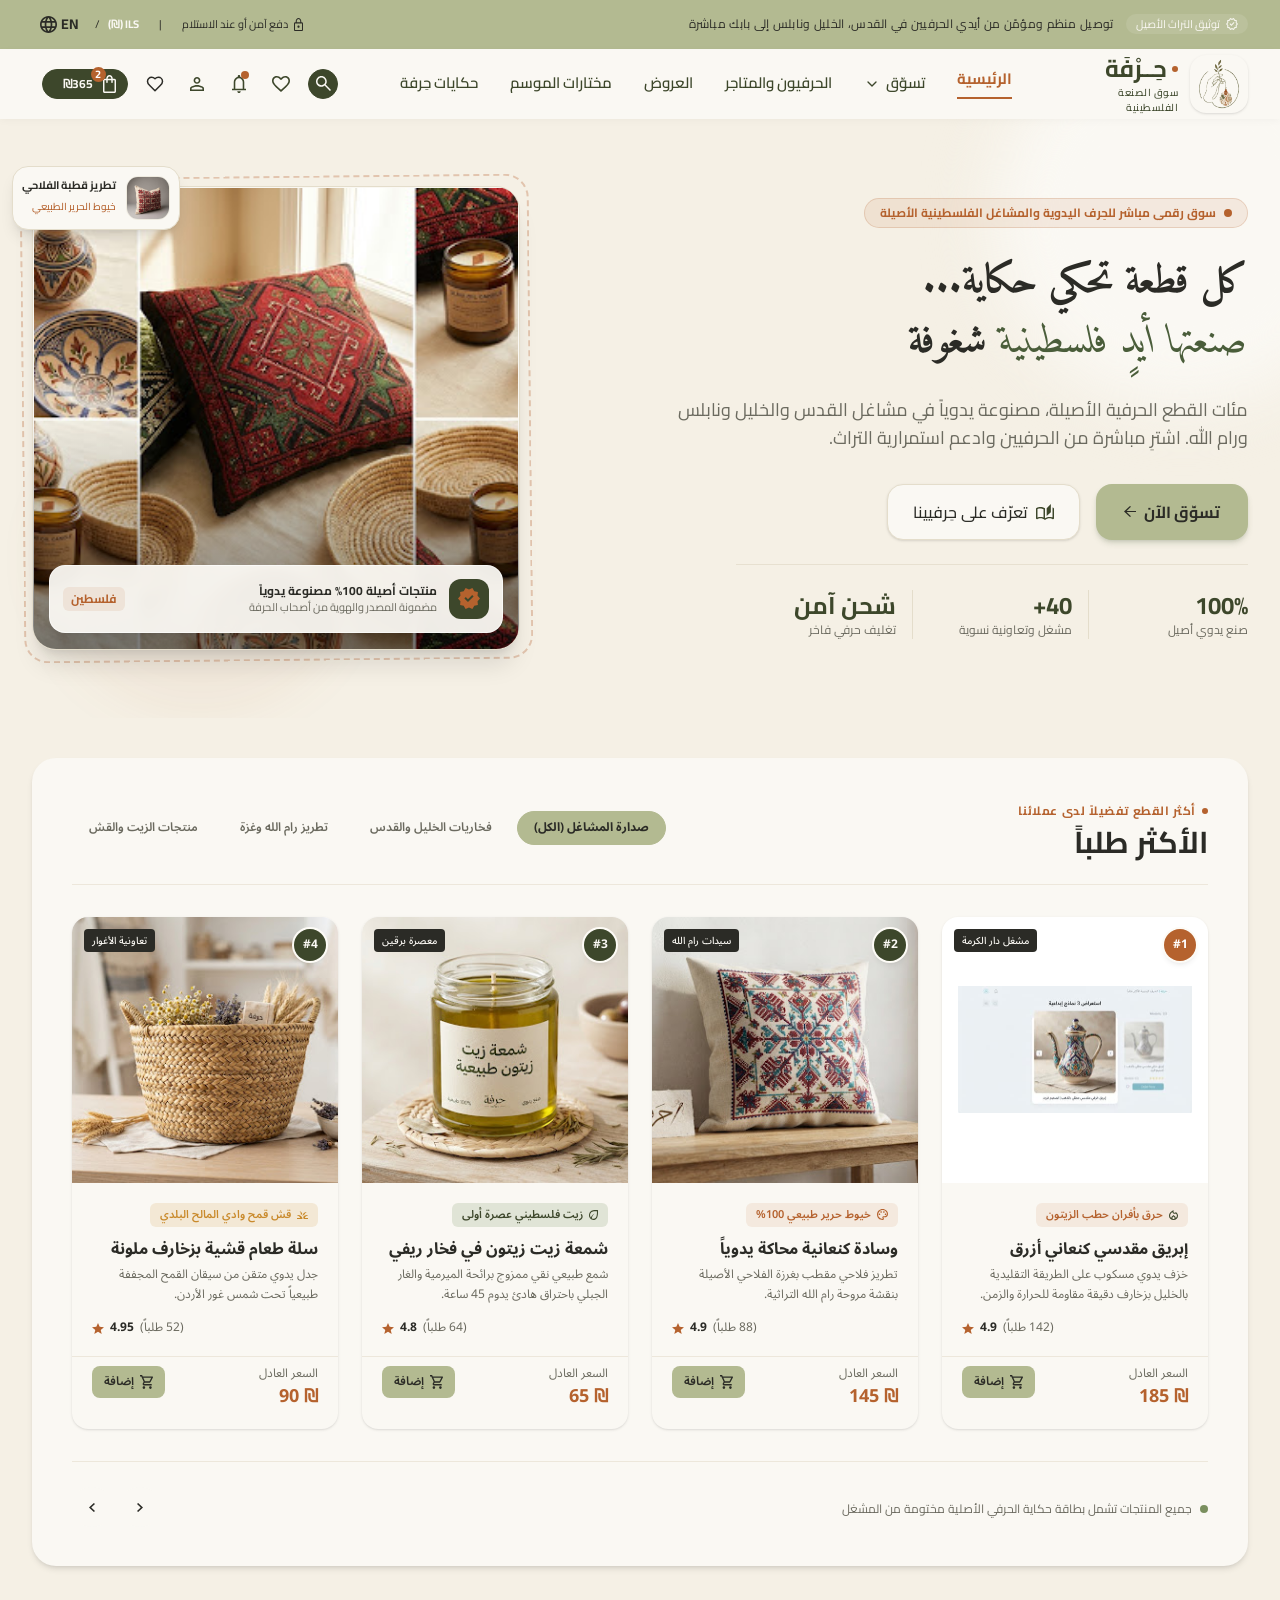
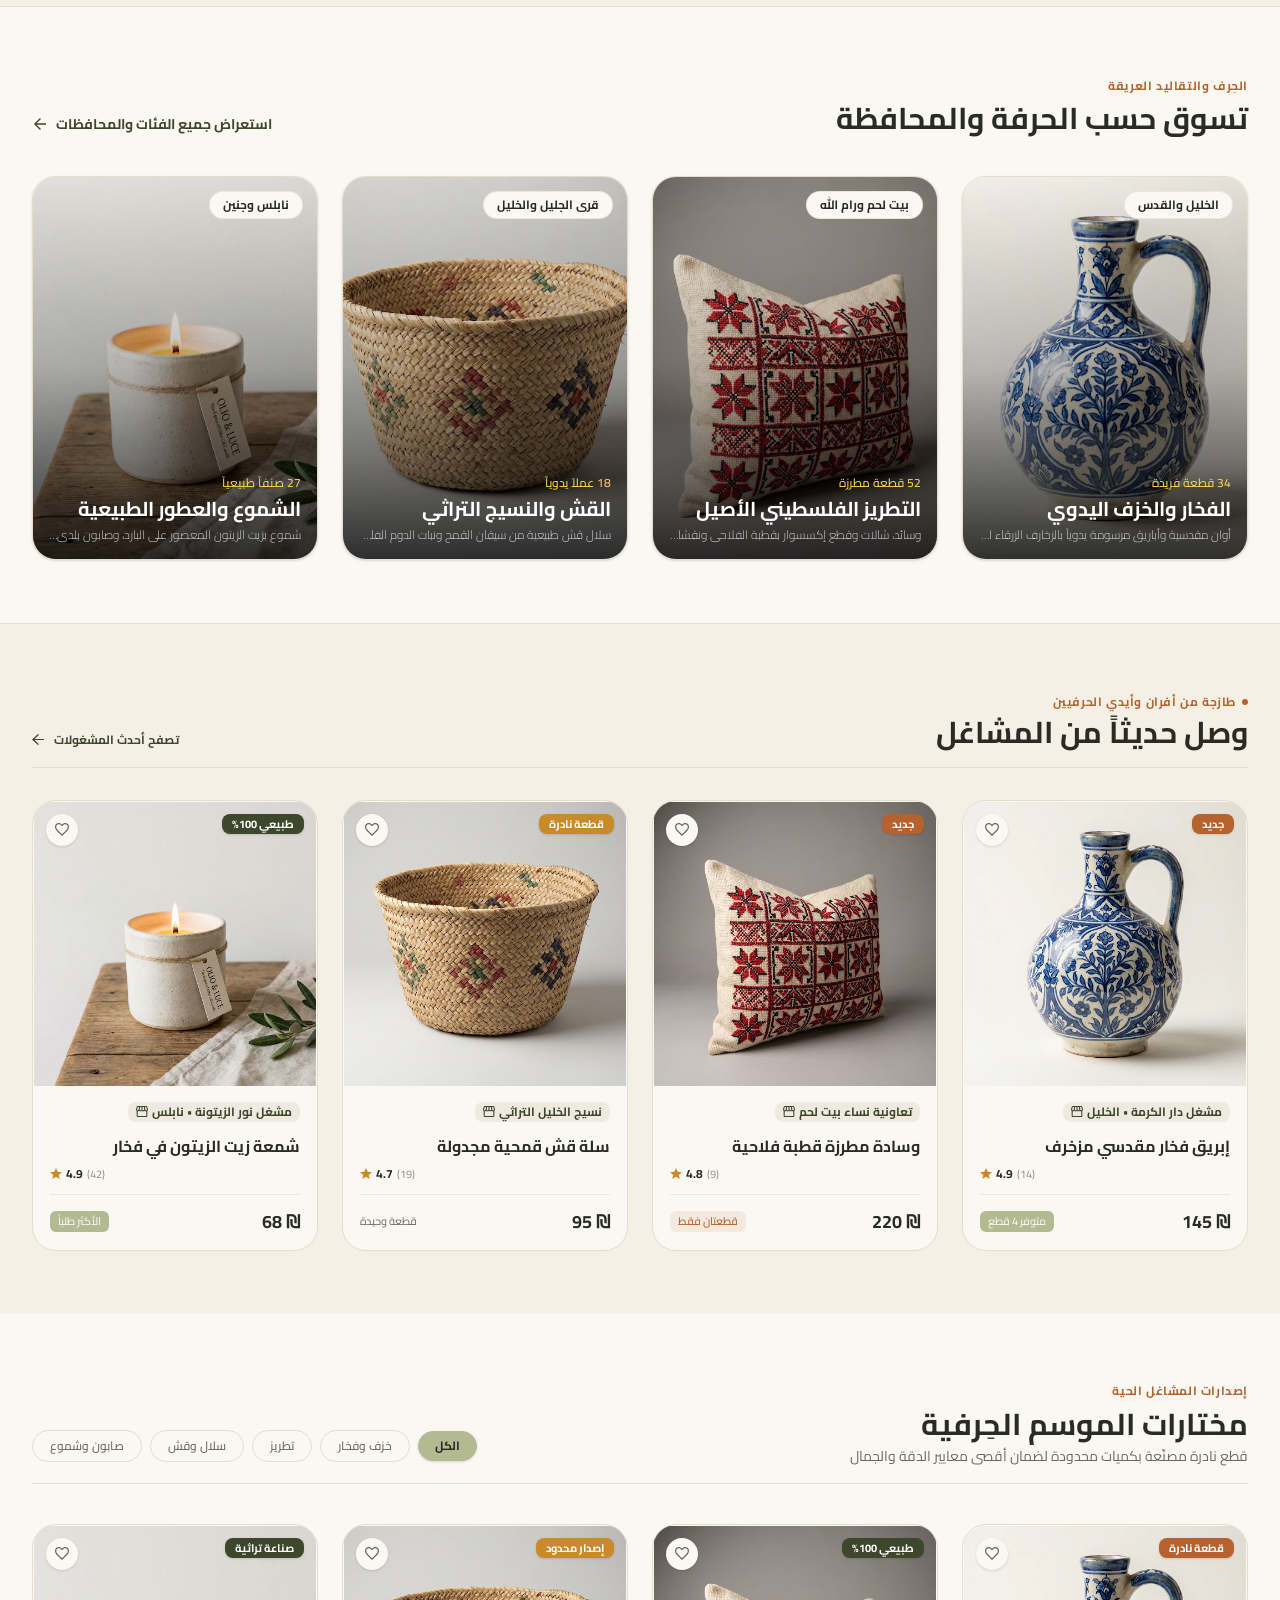
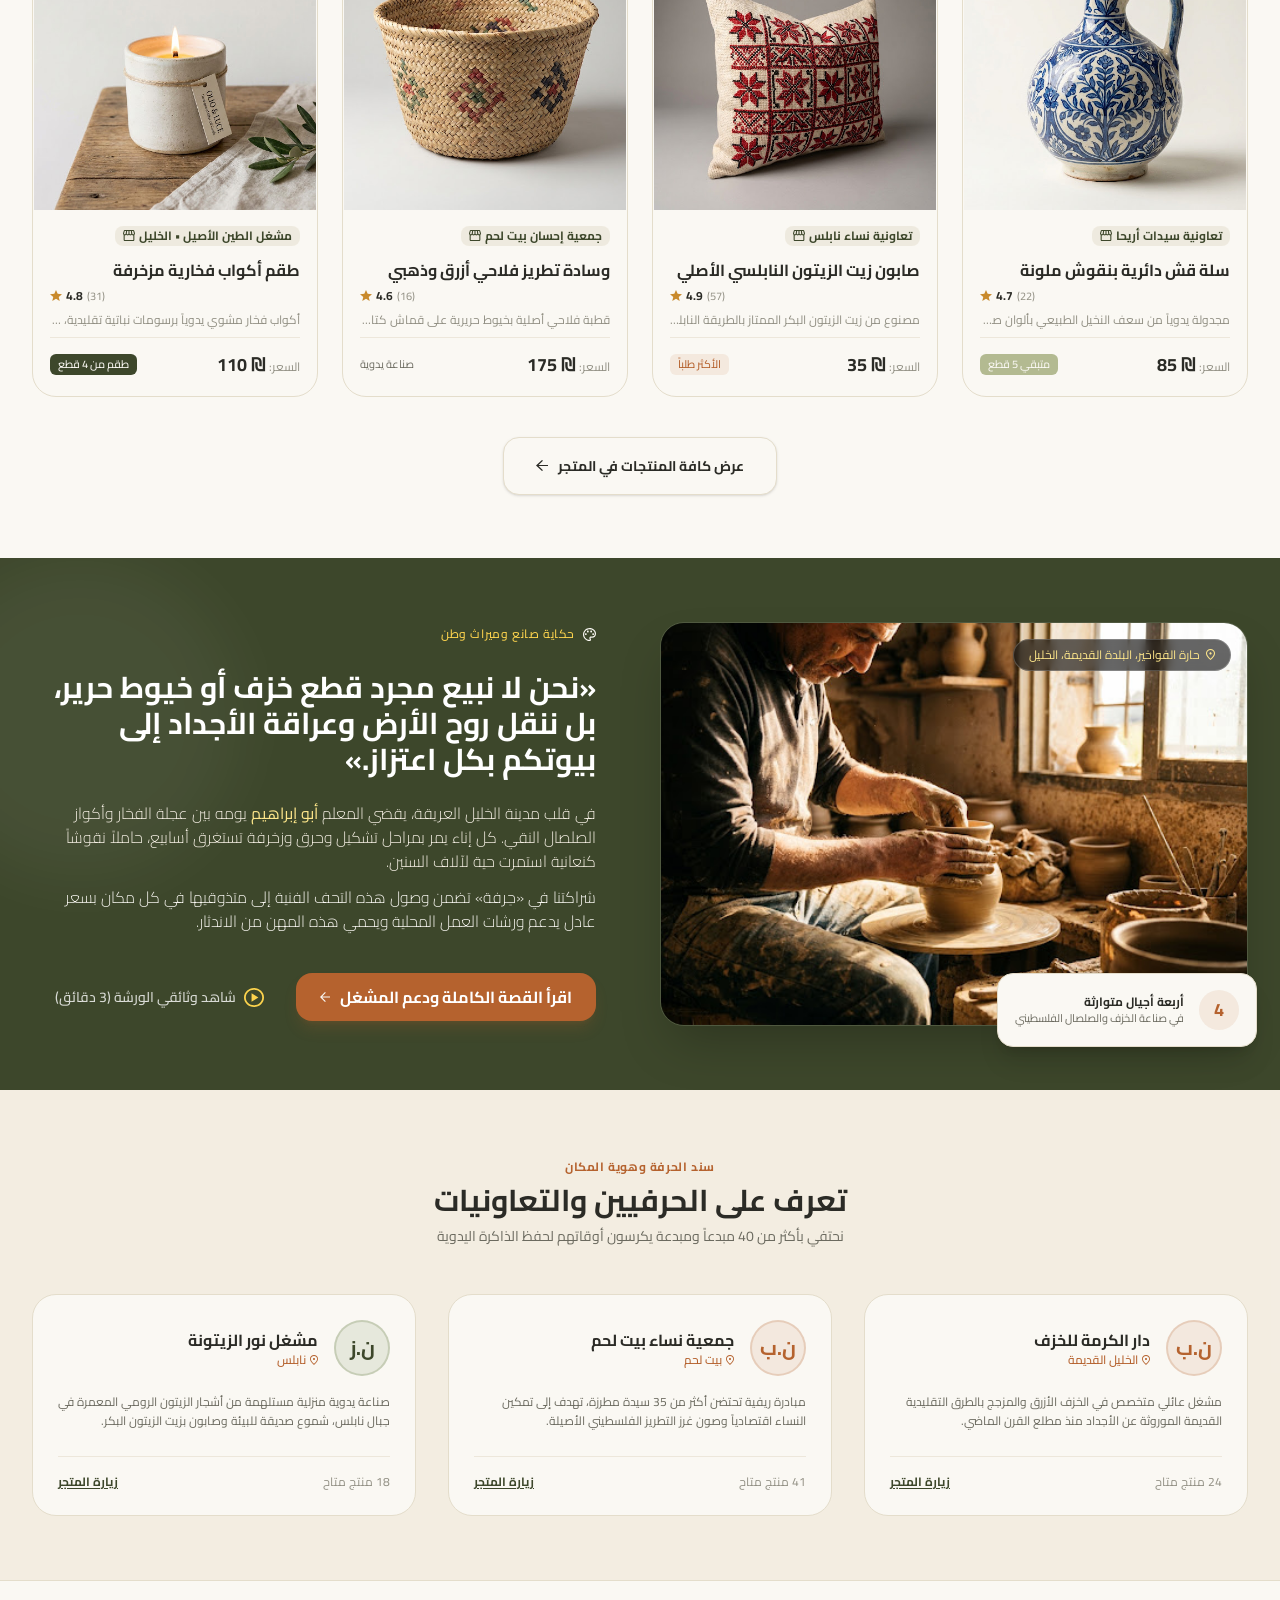
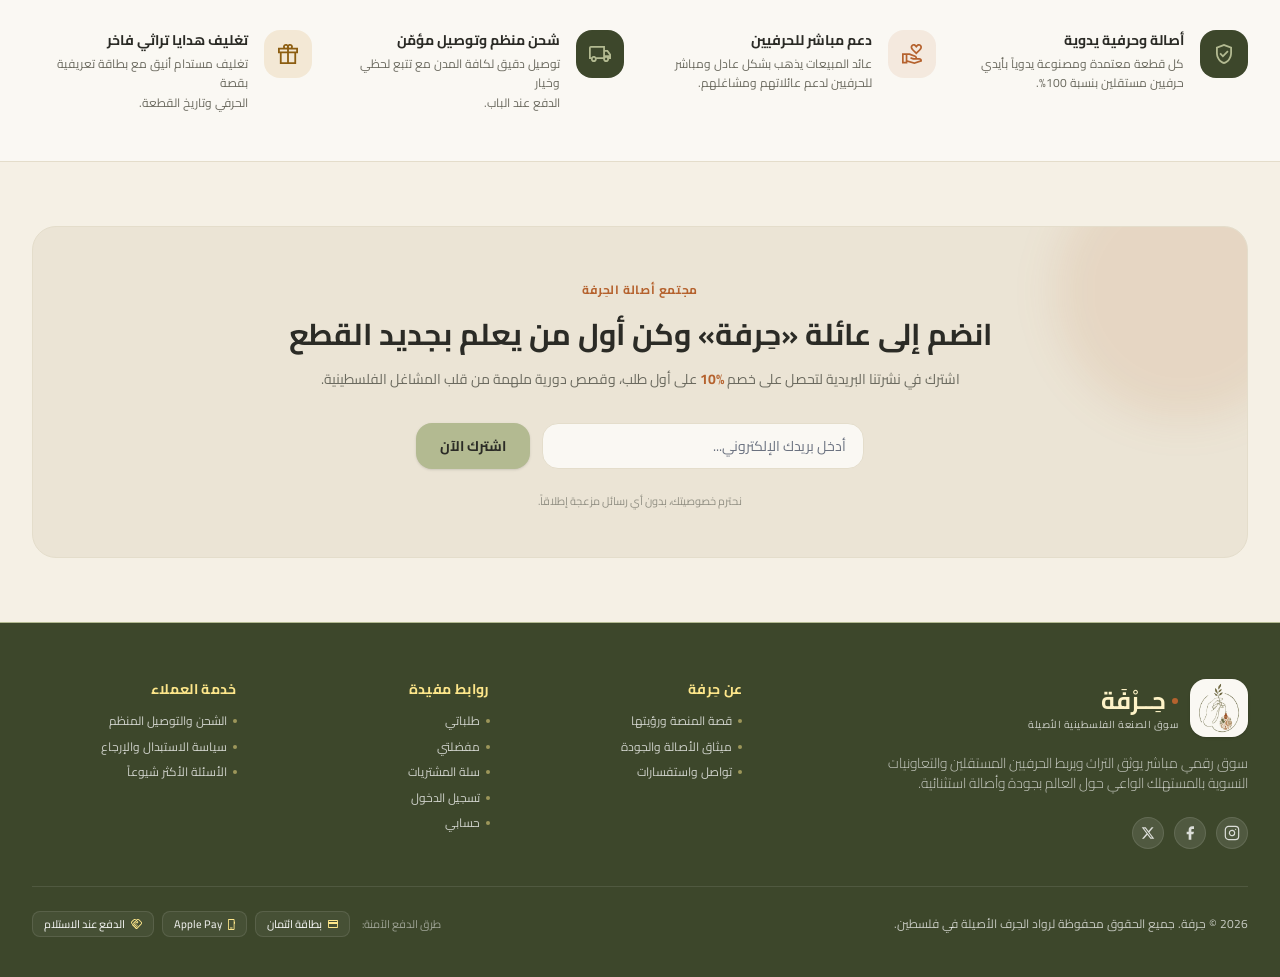
<file: index.html>
﻿<!DOCTYPE html>
<html lang="ar" dir="rtl" class="scroll-smooth motion-reduce:scroll-auto">

<head>
  <meta charset="UTF-8">
  <meta name="viewport" content="width=device-width, initial-scale=1.0">
  <meta name="description" content="حِرفة - سوق الصنعة الفلسطينية الأصيلة">
  <title>حِرفة | سوق الصنعة الفلسطينية الأصيلة</title>
  <link rel="preconnect" href="https://fonts.googleapis.com">
  <link rel="preconnect" href="https://fonts.gstatic.com" crossorigin>
  <link
    href="https://fonts.googleapis.com/css2?family=Amiri:ital,wght@0,700;1,400&family=Cairo:wght@300;400;500;600;700&family=Noto+Sans+Arabic:wght@400;500;600;700&display=swap"
    rel="stylesheet">
  <link rel="stylesheet" href="assets/css/output.css">
</head>

<body class="overflow-x-hidden bg-canvas font-cairo text-ink antialiased">

  <div id="toast"
    class="fixed left-1/2 top-5 z-[100] -translate-x-1/2 -translate-y-24 rounded-lg bg-olive px-5 py-3 text-sm font-semibold text-white shadow-soft transition-transform duration-300"
    role="status"></div>

  <header class="relative z-50 bg-surface" data-node-id="223:3408">
    <aside class="bg-sage px-4 py-2 text-ink lg:px-8" data-node-id="223:3409">
      <div class="mx-auto flex h-[32.667px] max-w-[1280px] items-center justify-center md:justify-between">
        <div class="flex shrink-0 items-center gap-3">
          <div class="flex items-center gap-1.5 rounded-full bg-white/10 px-2.5 py-0.5">
            <img src="assets/imgs/mcp/header-badge.svg" alt="" class="h-[11.88px] w-[12.441px]">
            <span class="text-[11px] leading-4 text-surface">توثيق التراث الأصيل</span>
          </div>
          <p class="hidden text-xs leading-4 tracking-[.3px] lg:block">توصيل منظم ومؤمّن من أيدي الحرفيين في القدس،
            الخليل ونابلس إلى بابك مباشرة</p>
        </div>
        <div class="hidden shrink-0 items-center gap-5 md:flex">
          <div class="flex items-center gap-1.5">
            <img src="assets/imgs/mcp/header-lock.svg" alt="" class="h-[12.656px] w-[9.687px]">
            <span class="text-[11px] leading-4">دفع آمن أو عند الاستلام</span>
          </div>
          <span class="text-[11px] leading-4">|</span>
          <div class="flex items-center gap-2">
            <span lang="en" class="text-[11px] font-bold leading-4 text-surface">ILS (₪)</span>
            <span class="text-[11px] leading-4">/</span>
            <button id="languageToggle" type="button" class="language-toggle flex items-center gap-1 rounded-lg p-2"
              aria-label="Switch to English">
              <span class="language-label text-sm font-bold leading-[14px]" lang="en">EN</span>
              <img src="assets/imgs/mcp/header-globe.svg" alt="" class="h-[16.667px] w-[16.667px]">
            </button>
          </div>
        </div>
      </div>
    </aside>

    <div class="h-[70px] bg-surface px-4 shadow-[0_2px_7.5px_rgba(43,43,38,.03)] backdrop-blur-[6px] lg:px-8"
      data-node-id="223:3436">
      <div class="mx-auto hidden h-full max-w-[1216px] items-center justify-between py-[10px] lg:flex">
        <a href="#home" class="flex w-[184px] shrink-0 items-center justify-start gap-3" aria-label="حرفة الرئيسية"
          data-node-id="223:3474">
          <span class="flex h-[58px] w-[58px] items-center justify-center rounded-[16px] bg-surface p-1 shadow-sm"><img
              src="assets/imgs/mcp/header-logo.png" alt="شعار حرفة" class="h-[50px] w-[50px] object-cover"></span>
          <div class="text-right">
            <div class="flex items-center justify-start gap-1.5"><span
                class="h-1.5 w-1.5 rounded-full bg-copper"></span><strong
                class="text-2xl font-bold leading-8 tracking-[-.6px] text-olive">حِــرْفَة</strong></div><small
              class="block text-[10px] font-medium leading-[15px] tracking-[.5px] text-olive">سوق الصنعة
              الفلسطينية</small>
          </div>
        </a>

        <nav class="flex shrink-0 items-center gap-8 text-[15px] font-semibold leading-[22.5px] text-olive"
          data-node-id="223:3463">
          <a href="#home" class="border-b-2 border-copper pb-1.5 font-bold text-copper">الرئيسية</a>

          <div class="mega-menu group relative py-1">
            <button type="button" class="flex items-center gap-1.5" aria-haspopup="true" aria-expanded="false">
              <span>تسوّق</span>
              <i data-lucide="chevron-down" class="h-4 w-4 transition-transform duration-200 group-[.mega-menu-open]:rotate-180"></i>
            </button>
            <div
              class="mega-menu-panel invisible absolute start-0 top-full z-40 mt-2 flex w-[720px] origin-top-start overflow-hidden rounded-2xl border border-line bg-surface opacity-0 shadow-soft transition-[opacity,transform] duration-150 [transform:scale(.97)] group-[.mega-menu-open]:visible group-[.mega-menu-open]:opacity-100 group-[.mega-menu-open]:[transform:scale(1)]">

              <ul class="w-56 shrink-0 border-e border-line bg-canvas/60 p-2">
                <li>
                  <a href="browse.html?category=pottery" data-mega-category="pottery"
                    class="mega-category-trigger group/item flex items-center justify-between rounded-xl px-3 py-3 text-sm font-semibold text-ink [&.mega-category-active]:bg-surface [&.mega-category-active]:text-copper">
                    <span class="flex items-center gap-2.5">
                      <img src="assets/imgs/mcp/category-ceramics.png" alt="" class="h-8 w-8 shrink-0 rounded-lg object-cover">
                      الفخار والخزف
                    </span>
                    <i data-lucide="chevron-left" class="h-4 w-4 shrink-0 text-muted"></i>
                  </a>
                </li>
                <li>
                  <a href="browse.html?category=embroidery" data-mega-category="embroidery"
                    class="mega-category-trigger group/item flex items-center justify-between rounded-xl px-3 py-3 text-sm font-semibold text-ink [&.mega-category-active]:bg-surface [&.mega-category-active]:text-copper">
                    <span class="flex items-center gap-2.5">
                      <img src="assets/imgs/mcp/category-embroidery.png" alt="" class="h-8 w-8 shrink-0 rounded-lg object-cover">
                      التطريز الفلسطيني
                    </span>
                    <i data-lucide="chevron-left" class="h-4 w-4 shrink-0 text-muted"></i>
                  </a>
                </li>
                <li>
                  <a href="browse.html?category=baskets" data-mega-category="baskets"
                    class="mega-category-trigger group/item flex items-center justify-between rounded-xl px-3 py-3 text-sm font-semibold text-ink [&.mega-category-active]:bg-surface [&.mega-category-active]:text-copper">
                    <span class="flex items-center gap-2.5">
                      <img src="assets/imgs/mcp/category-basket.png" alt="" class="h-8 w-8 shrink-0 rounded-lg object-cover">
                      السلال والقش
                    </span>
                    <i data-lucide="chevron-left" class="h-4 w-4 shrink-0 text-muted"></i>
                  </a>
                </li>
                <li>
                  <a href="browse.html?category=candles-soaps" data-mega-category="candles-soaps"
                    class="mega-category-trigger group/item flex items-center justify-between rounded-xl px-3 py-3 text-sm font-semibold text-ink [&.mega-category-active]:bg-surface [&.mega-category-active]:text-copper">
                    <span class="flex items-center gap-2.5">
                      <img src="assets/imgs/mcp/category-candle.png" alt="" class="h-8 w-8 shrink-0 rounded-lg object-cover">
                      الشموع والصابون
                    </span>
                    <i data-lucide="chevron-left" class="h-4 w-4 shrink-0 text-muted"></i>
                  </a>
                </li>
                <li class="mt-1 border-t border-line pt-1">
                  <a href="categories.html" class="block rounded-xl px-3 py-2.5 text-xs font-bold text-olive hover:bg-surface">استعراض جميع الفئات</a>
                </li>
              </ul>

              <div class="relative min-h-[280px] flex-1 p-5">
                <div data-mega-panel="pottery" class="mega-panel grid grid-cols-3 gap-3">
                  <a href="product.html" class="group/card flex flex-col items-center gap-2.5 rounded-xl p-2.5 text-center hover:bg-canvas">
                    <img src="assets/imgs/mcp/popular-pitcher.png" alt="إبريق مقدسي كنعاني أزرق" class="h-20 w-20 shrink-0 rounded-lg bg-white object-contain p-1.5 shadow-sm transition-transform duration-200 group-hover/card:scale-105">
                    <span>
                      <strong class="block text-xs font-bold leading-4 text-ink">إبريق مقدسي كنعاني أزرق</strong>
                      <small class="mt-1 block text-[11px] text-muted">مشغل دار الكرمة</small>
                    </span>
                  </a>
                  <a href="product.html" class="group/card flex flex-col items-center gap-2.5 rounded-xl p-2.5 text-center hover:bg-canvas">
                    <img src="assets/imgs/mcp/season-candle.png" alt="شمعة زيت الزيتون في وعاء فخاري يدوي" class="h-20 w-20 shrink-0 rounded-lg bg-white object-contain p-1.5 shadow-sm transition-transform duration-200 group-hover/card:scale-105">
                    <span>
                      <strong class="block text-xs font-bold leading-4 text-ink">شمعة زيت الزيتون في وعاء فخاري</strong>
                      <small class="mt-1 block text-[11px] text-muted">مشغل الطين الأصيل • الخليل</small>
                    </span>
                  </a>
                  <a href="product.html" class="group/card flex flex-col items-center gap-2.5 rounded-xl p-2.5 text-center hover:bg-canvas">
                    <img src="assets/imgs/mcp/popular-pitcher.png" alt="إبريق مقدسي كنعاني أزرق" class="h-20 w-20 shrink-0 rounded-lg bg-white object-contain p-1.5 shadow-sm transition-transform duration-200 group-hover/card:scale-105">
                    <span>
                      <strong class="block text-xs font-bold leading-4 text-ink">إبريق مقدسي كنعاني أزرق</strong>
                      <small class="mt-1 block text-[11px] text-muted">مشغل دار الكرمة</small>
                    </span>
                  </a>
                  <a href="product.html" class="group/card flex flex-col items-center gap-2.5 rounded-xl p-2.5 text-center hover:bg-canvas">
                    <img src="assets/imgs/mcp/season-candle.png" alt="شمعة زيت الزيتون في وعاء فخاري يدوي" class="h-20 w-20 shrink-0 rounded-lg bg-white object-contain p-1.5 shadow-sm transition-transform duration-200 group-hover/card:scale-105">
                    <span>
                      <strong class="block text-xs font-bold leading-4 text-ink">شمعة زيت الزيتون في وعاء فخاري</strong>
                      <small class="mt-1 block text-[11px] text-muted">مشغل الطين الأصيل • الخليل</small>
                    </span>
                  </a>
                  <a href="product.html" class="group/card flex flex-col items-center gap-2.5 rounded-xl p-2.5 text-center hover:bg-canvas">
                    <img src="assets/imgs/mcp/popular-pitcher.png" alt="إبريق مقدسي كنعاني أزرق" class="h-20 w-20 shrink-0 rounded-lg bg-white object-contain p-1.5 shadow-sm transition-transform duration-200 group-hover/card:scale-105">
                    <span>
                      <strong class="block text-xs font-bold leading-4 text-ink">إبريق مقدسي كنعاني أزرق</strong>
                      <small class="mt-1 block text-[11px] text-muted">مشغل دار الكرمة</small>
                    </span>
                  </a>
                  <a href="product.html" class="group/card flex flex-col items-center gap-2.5 rounded-xl p-2.5 text-center hover:bg-canvas">
                    <img src="assets/imgs/mcp/season-candle.png" alt="شمعة زيت الزيتون في وعاء فخاري يدوي" class="h-20 w-20 shrink-0 rounded-lg bg-white object-contain p-1.5 shadow-sm transition-transform duration-200 group-hover/card:scale-105">
                    <span>
                      <strong class="block text-xs font-bold leading-4 text-ink">شمعة زيت الزيتون في وعاء فخاري</strong>
                      <small class="mt-1 block text-[11px] text-muted">مشغل الطين الأصيل • الخليل</small>
                    </span>
                  </a>
                </div>
                <div data-mega-panel="embroidery" class="mega-panel hidden grid-cols-3 gap-3">
                  <a href="product.html" class="group/card flex flex-col items-center gap-2.5 rounded-xl p-2.5 text-center hover:bg-canvas">
                    <img src="assets/imgs/mcp/popular-cushion.png" alt="وسادة كنعانية محاكة يدوياً" class="h-20 w-20 shrink-0 rounded-lg bg-white object-contain p-1.5 shadow-sm transition-transform duration-200 group-hover/card:scale-105">
                    <span>
                      <strong class="block text-xs font-bold leading-4 text-ink">وسادة كنعانية محاكة يدوياً</strong>
                      <small class="mt-1 block text-[11px] text-muted">سيدات رام الله</small>
                    </span>
                  </a>
                  <a href="product.html" class="group/card flex flex-col items-center gap-2.5 rounded-xl p-2.5 text-center hover:bg-canvas">
                    <img src="assets/imgs/mcp/season-basket.png" alt="سلة قش فلسطينية من الخليل مجدولة يدوياً" class="h-20 w-20 shrink-0 rounded-lg bg-white object-contain p-1.5 shadow-sm transition-transform duration-200 group-hover/card:scale-105">
                    <span>
                      <strong class="block text-xs font-bold leading-4 text-ink">سلة قش فلسطينية من الخليل</strong>
                      <small class="mt-1 block text-[11px] text-muted">جمعية إحسان بيت لحم</small>
                    </span>
                  </a>
                  <a href="product.html" class="group/card flex flex-col items-center gap-2.5 rounded-xl p-2.5 text-center hover:bg-canvas">
                    <img src="assets/imgs/mcp/popular-cushion.png" alt="وسادة كنعانية محاكة يدوياً" class="h-20 w-20 shrink-0 rounded-lg bg-white object-contain p-1.5 shadow-sm transition-transform duration-200 group-hover/card:scale-105">
                    <span>
                      <strong class="block text-xs font-bold leading-4 text-ink">وسادة كنعانية محاكة يدوياً</strong>
                      <small class="mt-1 block text-[11px] text-muted">سيدات رام الله</small>
                    </span>
                  </a>
                  <a href="product.html" class="group/card flex flex-col items-center gap-2.5 rounded-xl p-2.5 text-center hover:bg-canvas">
                    <img src="assets/imgs/mcp/season-basket.png" alt="سلة قش فلسطينية من الخليل مجدولة يدوياً" class="h-20 w-20 shrink-0 rounded-lg bg-white object-contain p-1.5 shadow-sm transition-transform duration-200 group-hover/card:scale-105">
                    <span>
                      <strong class="block text-xs font-bold leading-4 text-ink">سلة قش فلسطينية من الخليل</strong>
                      <small class="mt-1 block text-[11px] text-muted">جمعية إحسان بيت لحم</small>
                    </span>
                  </a>
                  <a href="product.html" class="group/card flex flex-col items-center gap-2.5 rounded-xl p-2.5 text-center hover:bg-canvas">
                    <img src="assets/imgs/mcp/popular-cushion.png" alt="وسادة كنعانية محاكة يدوياً" class="h-20 w-20 shrink-0 rounded-lg bg-white object-contain p-1.5 shadow-sm transition-transform duration-200 group-hover/card:scale-105">
                    <span>
                      <strong class="block text-xs font-bold leading-4 text-ink">وسادة كنعانية محاكة يدوياً</strong>
                      <small class="mt-1 block text-[11px] text-muted">سيدات رام الله</small>
                    </span>
                  </a>
                  <a href="product.html" class="group/card flex flex-col items-center gap-2.5 rounded-xl p-2.5 text-center hover:bg-canvas">
                    <img src="assets/imgs/mcp/season-basket.png" alt="سلة قش فلسطينية من الخليل مجدولة يدوياً" class="h-20 w-20 shrink-0 rounded-lg bg-white object-contain p-1.5 shadow-sm transition-transform duration-200 group-hover/card:scale-105">
                    <span>
                      <strong class="block text-xs font-bold leading-4 text-ink">سلة قش فلسطينية من الخليل</strong>
                      <small class="mt-1 block text-[11px] text-muted">جمعية إحسان بيت لحم</small>
                    </span>
                  </a>
                </div>
                <div data-mega-panel="baskets" class="mega-panel hidden grid-cols-3 gap-3">
                  <a href="product.html" class="group/card flex flex-col items-center gap-2.5 rounded-xl p-2.5 text-center hover:bg-canvas">
                    <img src="assets/imgs/mcp/popular-basket.png" alt="سلة طعام قشية بزخارف ملونة" class="h-20 w-20 shrink-0 rounded-lg bg-white object-contain p-1.5 shadow-sm transition-transform duration-200 group-hover/card:scale-105">
                    <span>
                      <strong class="block text-xs font-bold leading-4 text-ink">سلة طعام قشية بزخارف ملونة</strong>
                      <small class="mt-1 block text-[11px] text-muted">تعاونية الأغوار</small>
                    </span>
                  </a>
                  <a href="product.html" class="group/card flex flex-col items-center gap-2.5 rounded-xl p-2.5 text-center hover:bg-canvas">
                    <img src="assets/imgs/mcp/season-pitcher.png" alt="إبريق فخار مقدسي مزخرف يدوياً" class="h-20 w-20 shrink-0 rounded-lg bg-white object-contain p-1.5 shadow-sm transition-transform duration-200 group-hover/card:scale-105">
                    <span>
                      <strong class="block text-xs font-bold leading-4 text-ink">إبريق فخار مقدسي مزخرف يدوياً</strong>
                      <small class="mt-1 block text-[11px] text-muted">تعاونية سيدات أريحا</small>
                    </span>
                  </a>
                  <a href="product.html" class="group/card flex flex-col items-center gap-2.5 rounded-xl p-2.5 text-center hover:bg-canvas">
                    <img src="assets/imgs/mcp/popular-basket.png" alt="سلة طعام قشية بزخارف ملونة" class="h-20 w-20 shrink-0 rounded-lg bg-white object-contain p-1.5 shadow-sm transition-transform duration-200 group-hover/card:scale-105">
                    <span>
                      <strong class="block text-xs font-bold leading-4 text-ink">سلة طعام قشية بزخارف ملونة</strong>
                      <small class="mt-1 block text-[11px] text-muted">تعاونية الأغوار</small>
                    </span>
                  </a>
                  <a href="product.html" class="group/card flex flex-col items-center gap-2.5 rounded-xl p-2.5 text-center hover:bg-canvas">
                    <img src="assets/imgs/mcp/season-pitcher.png" alt="إبريق فخار مقدسي مزخرف يدوياً" class="h-20 w-20 shrink-0 rounded-lg bg-white object-contain p-1.5 shadow-sm transition-transform duration-200 group-hover/card:scale-105">
                    <span>
                      <strong class="block text-xs font-bold leading-4 text-ink">إبريق فخار مقدسي مزخرف يدوياً</strong>
                      <small class="mt-1 block text-[11px] text-muted">تعاونية سيدات أريحا</small>
                    </span>
                  </a>
                  <a href="product.html" class="group/card flex flex-col items-center gap-2.5 rounded-xl p-2.5 text-center hover:bg-canvas">
                    <img src="assets/imgs/mcp/popular-basket.png" alt="سلة طعام قشية بزخارف ملونة" class="h-20 w-20 shrink-0 rounded-lg bg-white object-contain p-1.5 shadow-sm transition-transform duration-200 group-hover/card:scale-105">
                    <span>
                      <strong class="block text-xs font-bold leading-4 text-ink">سلة طعام قشية بزخارف ملونة</strong>
                      <small class="mt-1 block text-[11px] text-muted">تعاونية الأغوار</small>
                    </span>
                  </a>
                  <a href="product.html" class="group/card flex flex-col items-center gap-2.5 rounded-xl p-2.5 text-center hover:bg-canvas">
                    <img src="assets/imgs/mcp/season-pitcher.png" alt="إبريق فخار مقدسي مزخرف يدوياً" class="h-20 w-20 shrink-0 rounded-lg bg-white object-contain p-1.5 shadow-sm transition-transform duration-200 group-hover/card:scale-105">
                    <span>
                      <strong class="block text-xs font-bold leading-4 text-ink">إبريق فخار مقدسي مزخرف يدوياً</strong>
                      <small class="mt-1 block text-[11px] text-muted">تعاونية سيدات أريحا</small>
                    </span>
                  </a>
                </div>
                <div data-mega-panel="candles-soaps" class="mega-panel hidden grid-cols-3 gap-3">
                  <a href="product.html" class="group/card flex flex-col items-center gap-2.5 rounded-xl p-2.5 text-center hover:bg-canvas">
                    <img src="assets/imgs/mcp/popular-candle.png" alt="شمعة زيت زيتون في فخار ريفي" class="h-20 w-20 shrink-0 rounded-lg bg-white object-contain p-1.5 shadow-sm transition-transform duration-200 group-hover/card:scale-105">
                    <span>
                      <strong class="block text-xs font-bold leading-4 text-ink">شمعة زيت زيتون في فخار ريفي</strong>
                      <small class="mt-1 block text-[11px] text-muted">معصرة برقين</small>
                    </span>
                  </a>
                  <a href="product.html" class="group/card flex flex-col items-center gap-2.5 rounded-xl p-2.5 text-center hover:bg-canvas">
                    <img src="assets/imgs/mcp/season-cushion.png" alt="وسادة تطريز فلسطيني يدوي خيوط حرير" class="h-20 w-20 shrink-0 rounded-lg bg-white object-contain p-1.5 shadow-sm transition-transform duration-200 group-hover/card:scale-105">
                    <span>
                      <strong class="block text-xs font-bold leading-4 text-ink">وسادة تطريز خيوط حرير طبيعي</strong>
                      <small class="mt-1 block text-[11px] text-muted">تعاونية نساء نابلس</small>
                    </span>
                  </a>
                  <a href="product.html" class="group/card flex flex-col items-center gap-2.5 rounded-xl p-2.5 text-center hover:bg-canvas">
                    <img src="assets/imgs/mcp/popular-candle.png" alt="شمعة زيت زيتون في فخار ريفي" class="h-20 w-20 shrink-0 rounded-lg bg-white object-contain p-1.5 shadow-sm transition-transform duration-200 group-hover/card:scale-105">
                    <span>
                      <strong class="block text-xs font-bold leading-4 text-ink">شمعة زيت زيتون في فخار ريفي</strong>
                      <small class="mt-1 block text-[11px] text-muted">معصرة برقين</small>
                    </span>
                  </a>
                  <a href="product.html" class="group/card flex flex-col items-center gap-2.5 rounded-xl p-2.5 text-center hover:bg-canvas">
                    <img src="assets/imgs/mcp/season-cushion.png" alt="وسادة تطريز فلسطيني يدوي خيوط حرير" class="h-20 w-20 shrink-0 rounded-lg bg-white object-contain p-1.5 shadow-sm transition-transform duration-200 group-hover/card:scale-105">
                    <span>
                      <strong class="block text-xs font-bold leading-4 text-ink">وسادة تطريز خيوط حرير طبيعي</strong>
                      <small class="mt-1 block text-[11px] text-muted">تعاونية نساء نابلس</small>
                    </span>
                  </a>
                  <a href="product.html" class="group/card flex flex-col items-center gap-2.5 rounded-xl p-2.5 text-center hover:bg-canvas">
                    <img src="assets/imgs/mcp/popular-candle.png" alt="شمعة زيت زيتون في فخار ريفي" class="h-20 w-20 shrink-0 rounded-lg bg-white object-contain p-1.5 shadow-sm transition-transform duration-200 group-hover/card:scale-105">
                    <span>
                      <strong class="block text-xs font-bold leading-4 text-ink">شمعة زيت زيتون في فخار ريفي</strong>
                      <small class="mt-1 block text-[11px] text-muted">معصرة برقين</small>
                    </span>
                  </a>
                  <a href="product.html" class="group/card flex flex-col items-center gap-2.5 rounded-xl p-2.5 text-center hover:bg-canvas">
                    <img src="assets/imgs/mcp/season-cushion.png" alt="وسادة تطريز فلسطيني يدوي خيوط حرير" class="h-20 w-20 shrink-0 rounded-lg bg-white object-contain p-1.5 shadow-sm transition-transform duration-200 group-hover/card:scale-105">
                    <span>
                      <strong class="block text-xs font-bold leading-4 text-ink">وسادة تطريز خيوط حرير طبيعي</strong>
                      <small class="mt-1 block text-[11px] text-muted">تعاونية نساء نابلس</small>
                    </span>
                  </a>
                </div>
              </div>
            </div>
          </div>

          <a href="vendors.html" class="py-1">الحرفيون والمتاجر</a>
          <a href="browse.html?sale=1" class="py-1">العروض</a>
          <a href="#season" class="py-1">مختارات الموسم</a>
          <a href="#artisans" class="py-1">حكايات حِرفة</a>
        </nav>

        <div class="flex h-[50px] shrink-0 items-center gap-3 p-[10px]" data-node-id="223:3438">
          <button id="searchButton"
            class="flex h-[30px] w-[30px] items-center justify-center overflow-hidden rounded-full border border-olive bg-olive p-px"
            aria-label="بحث"><img src="assets/imgs/mcp/header-search-exact.svg" alt=""
              class="h-[28.667px] w-[14.663px] max-w-none"></button>
          <a href="dashboard/index.html" class="flex h-[30px] w-[30px] items-center justify-center rounded-full" aria-label="الحساب"><img
              src="assets/imgs/mcp/header-user.svg" alt="" class="h-[16.283px] w-[17.875px]"></a>
          <button class="relative flex h-[30px] w-[30px] items-center justify-center rounded-full"
            aria-label="الإشعارات"><img src="assets/imgs/mcp/header-bell.svg" alt=""
              class="h-[17.963px] w-[14.208px]"><span
              class="absolute right-[5.42px] top-[2.33px] h-2 w-2 rounded-full bg-copper"></span></button>
          <button class="flex h-[30px] w-[30px] items-center justify-center rounded-full" aria-label="المشاهدة"><img
              src="assets/imgs/mcp/header-eye.svg" alt="" class="h-[14.032px] w-[14.208px]"></button>
          <a href="dashboard/favorites.html" class="flex h-[30px] w-[30px] items-center justify-center rounded-full" aria-label="مفضلتي"><i data-lucide="heart" class="h-[18px] w-[18px]"></i></a>
          <button id="cartButton"
            class="relative flex h-[30px] w-[86.208px] items-center justify-center gap-2.5 rounded-full border border-olive bg-olive px-[11px] text-surface"
            aria-label="سلة المشتريات">
            <span class="relative"><img src="assets/imgs/mcp/header-cart.svg" alt=""
                class="h-[17.875px] w-[14.208px]"><span id="cartCount"
                class="absolute left-[-12px] top-[-7.73px] flex h-[15px] min-w-[15px] items-center justify-center rounded-full bg-copper px-1 text-[11px] font-bold leading-[11px] text-white">2</span></span>
            <bdi id="cartTotal" class="w-10 text-right text-xs font-bold leading-3">₪365</bdi>
          </button>
        </div>
      </div>

      <div class="flex h-full items-center justify-between lg:hidden">
        <a href="#home"
          class="flex h-[52px] w-[52px] items-center justify-center rounded-[16px] bg-surface p-1 shadow-sm"><img
            src="assets/imgs/mcp/header-logo.png" alt="شعار حرفة" class="h-11 w-11 object-cover"></a>
        <div class="flex items-center gap-1"><button type="button"
            class="language-toggle flex h-9 items-center gap-1 rounded-full px-2 text-xs font-bold text-olive"
            aria-label="Switch to English"><span class="language-label" lang="en">EN</span><img
              src="assets/imgs/mcp/header-globe.svg" alt="" class="h-4 w-4"></button><button id="mobileSearchButton"
            class="flex h-9 w-9 items-center justify-center overflow-hidden rounded-full border border-olive bg-olive"
            aria-label="بحث"><img src="assets/imgs/mcp/header-search-exact.svg" alt=""
              class="h-[28.667px] w-[14.663px] max-w-none"></button><button id="menuButton"
            class="flex h-9 w-9 items-center justify-center rounded-full" aria-label="القائمة"><i data-lucide="menu"
              class="h-5 w-5"></i></button></div>
      </div>
    </div>

    <div id="mobileMenu" class="hidden border-t border-line bg-surface px-5 py-4 lg:hidden">
      <nav class="grid gap-1 text-sm font-semibold">
        <a href="#home" class="py-2">الرئيسية</a>

        <div class="mobile-nav-dropdown">
          <button type="button" class="mobile-nav-dropdown-toggle flex w-full items-center justify-between py-2"
            aria-expanded="false">
            <span>تسوّق</span>
            <i data-lucide="chevron-down" class="h-4 w-4 transition-transform duration-200"></i>
          </button>
          <div class="mobile-nav-dropdown-panel hidden ps-4">
            <a href="browse.html?category=pottery" class="block py-2 text-muted">الفخار والخزف</a>
            <a href="browse.html?category=embroidery" class="block py-2 text-muted">التطريز الفلسطيني</a>
            <a href="browse.html?category=baskets" class="block py-2 text-muted">السلال والقش</a>
            <a href="browse.html?category=candles-soaps" class="block py-2 text-muted">الشموع والصابون</a>
            <a href="categories.html" class="block py-2 font-bold text-olive">استعراض جميع الفئات</a>
          </div>
        </div>

        <a href="vendors.html" class="py-2">الحرفيون والمتاجر</a>
        <a href="browse.html?sale=1" class="py-2">العروض</a>
        <a href="#season" class="py-2">مختارات الموسم</a>
        <a href="#artisans" class="py-2">حكايات حِرفة</a>
        <a href="dashboard/favorites.html" class="py-2">مفضلتي</a>
      </nav>
    </div>
  </header>

  <div id="searchPanel" class="fixed inset-0 z-[80] hidden bg-ink/50 p-4 backdrop-blur-sm">
    <div class="mx-auto mt-24 max-w-2xl rounded-lg bg-surface p-5 shadow-soft">
      <div class="flex items-center gap-3 border-b border-line pb-4">
        <i data-lucide="search" class="h-5 w-5 text-muted"></i>
        <input id="globalSearch" type="search" placeholder="ابحث عن قطعة، حرفة، أو مشغل..."
          class="w-full bg-transparent text-base outline-none">
        <button id="closeSearch" class="flex h-8 w-8 items-center justify-center rounded-full hover:bg-canvas"
          aria-label="إغلاق"><i data-lucide="x" class="h-4 w-4"></i></button>
      </div>
      <p class="pt-4 text-xs text-muted">جرّب: تطريز، فخار، قش، شموع</p>
    </div>
  </div>

  <main>
    <section id="home" class="relative h-auto overflow-hidden bg-canvas lg:h-[599px]" data-node-id="223:91">
      <div class="absolute -right-24 -top-24 h-96 w-96 rounded-full bg-surface blur-[32px]"></div>
      <div class="absolute bottom-0 left-10 h-80 w-80 rounded-full bg-copper/5 blur-[20px]"></div>
      <div
        class="relative mx-auto grid max-w-[1280px] gap-9 px-4 py-9 sm:py-12 lg:h-[599px] lg:grid-cols-12 lg:grid-rows-[471px] lg:gap-8 lg:px-8 lg:py-16">
        <div class="relative z-10 flex flex-col items-start gap-6 self-center text-right lg:col-span-7"
          data-node-id="223:95">
          <div
            class="flex max-w-full items-center gap-2 rounded-full border border-copper/20 bg-copper/10 px-3 py-1.5 text-[10px] font-bold leading-4 text-copper sm:px-[15px] sm:text-xs"
            data-node-id="223:96"><span class="h-2 w-2 shrink-0 rounded-full bg-copper"></span><span
              class="truncate">سوق رقمي مباشر للحِرف اليدوية والمشاغل الفلسطينية الأصيلة</span></div>
          <h1
            class="w-full font-amiri text-[36px] font-bold leading-[1.25] text-ink sm:text-5xl lg:text-[40px] lg:leading-[60px]"
            data-node-id="223:100">كل قطعة تحكي حكاية...<br><em class="font-normal text-[#4a5d3a]">صنعتها أيدٍ
              فلسطينية</em> شغوفة</h1>
          <p class="w-full max-w-[576px] text-base leading-7 text-muted lg:text-lg" data-node-id="223:102">مئات القطع
            الحرفية الأصيلة، مصنوعة يدوياً في مشاغل القدس والخليل ونابلس ورام الله. اشترِ مباشرة من الحرفيين وادعم
            استمرارية التراث.</p>
          <div class="grid w-full grid-cols-2 gap-3 pt-2 sm:flex sm:flex-wrap sm:justify-start sm:gap-[16.01px]"
            data-node-id="223:104">
            <a href="#shop"
              class="relative inline-flex min-w-0 items-center justify-center gap-2 rounded-[16px] bg-sage px-3 py-3.5 text-sm font-bold leading-6 shadow-[0_4px_6px_-1px_rgba(74,93,58,.2),0_2px_4px_-2px_rgba(74,93,58,.2)] sm:px-7 sm:py-4 sm:text-base"><span
                class="whitespace-nowrap">تسوّق الآن</span><img src="assets/imgs/mcp/hero-cart.svg" alt=""
                class="h-[11.625px] w-[11.625px]"></a>
            <a href="#artisans"
              class="inline-flex min-w-0 items-center justify-center gap-2 rounded-[16px] border border-line bg-surface px-2 py-3.5 text-sm font-medium leading-6 shadow-sm sm:px-[25px] sm:py-[15px] sm:text-base"><img
                src="assets/imgs/mcp/hero-arrow.svg" alt="" class="h-[15.777px] w-[17.917px]"><span
                class="whitespace-nowrap">تعرّف على حِرفيينا</span></a>
          </div>
          <div
            class="grid min-h-[75px] w-full max-w-[512px] grid-cols-3 gap-2 border-t border-line/80 pt-5 sm:gap-4 sm:pt-[25px]"
            data-node-id="223:116">
            <div class="border-l border-line pl-2 text-right sm:pl-[17px]"><strong
                class="block text-xl leading-8 text-olive sm:text-2xl"><bdi>100%</bdi></strong><span
                class="block text-[10px] leading-4 text-muted sm:text-xs">صنع يدوي أصيل</span></div>
            <div class="border-l border-line pl-2 text-right sm:pl-[17px]"><strong
                class="block text-xl leading-8 text-olive sm:text-2xl"><bdi>+40</bdi></strong><span
                class="block text-[10px] leading-4 text-muted sm:text-xs">مشغل وتعاونية نسوية</span></div>
            <div class="text-right"><strong class="block whitespace-nowrap text-xl leading-8 text-olive sm:text-2xl">شحن
                آمن</strong><span class="block text-[10px] leading-4 text-muted sm:text-xs">تغليف حرفي فاخر</span></div>
          </div>
        </div>

        <div class="relative mx-auto w-full max-w-[488px] self-center lg:col-span-5 lg:mx-0 lg:h-[463.59px]"
          data-node-id="223:132">
          <div class="absolute -inset-[10.5px] rotate-[-.58deg] rounded-[24px] border-2 border-dashed border-copper/30">
          </div>
          <div
            class="relative h-[410px] overflow-hidden rounded-[24px] border border-line bg-surface p-px shadow-[0_20px_25px_-5px_rgba(0,0,0,.1),0_8px_10px_-6px_rgba(0,0,0,.1)] sm:h-[463.59px]">
            <div class="relative h-[408px] w-full overflow-hidden sm:h-[461.59px]">
              <img src="assets/imgs/mcp/hero-main.png"
                alt="مجموعة مشغولات فلسطينية يدوية أصيلة من التطريز والفخار والقش"
                class="absolute left-[-35.01%] top-0 h-full w-[170.03%] max-w-none">
            </div>
            <div
              class="pointer-events-none absolute inset-0 bg-gradient-to-t from-black/50 via-transparent to-transparent">
            </div>
            <div
              class="absolute bottom-[15.99px] left-4 right-4 rounded-[16px] border border-white/60 bg-surface/95 p-[13px] shadow-[0_10px_15px_-3px_rgba(0,0,0,.1),0_4px_6px_-4px_rgba(0,0,0,.1)] backdrop-blur-[6px]">
              <div class="flex items-center justify-between gap-3">
                <div class="flex items-center gap-3">
                  <span class="flex h-10 w-10 shrink-0 items-center justify-center rounded-xl bg-olive"><img
                      src="assets/imgs/mcp/hero-seal.svg" alt="" class="h-[21px] w-[22px]"></span>
                  <span class="text-right"><strong class="block text-xs leading-4">منتجات أصيلة 100% مصنوعة
                      يدوياً</strong><small class="block text-[11px] leading-[16.5px] text-muted">مضمونة المصدر والهوية
                      من أصحاب الحرفة</small></span>
                </div>
                <span class="rounded-md bg-copper/10 px-2 py-1 text-xs font-bold leading-4 text-copper">فلسطين</span>
              </div>
            </div>
          </div>
          <div
            class="absolute -top-4 left-0 flex max-w-[190px] items-center gap-2.5 rounded-[16px] border border-line bg-surface p-[9px] shadow-[0_10px_15px_-3px_rgba(0,0,0,.1),0_4px_6px_-4px_rgba(0,0,0,.1)] sm:-left-5 sm:-top-5">
            <img src="assets/imgs/mcp/hero-detail.png" alt="تطريز فلسطيني"
              class="h-11 w-11 shrink-0 rounded-xl border border-line/50 object-cover">
            <span class="pb-[3px] text-right"><b class="block whitespace-nowrap text-[11px] leading-[13.75px]">تطريز
                قطبة الفلاحي</b><small
                class="mt-1.5 block whitespace-nowrap text-[10px] font-medium leading-[15px] text-copper">خيوط الحرير
                الطبيعي</small></span>
          </div>
        </div>
      </div>
    </section>

    <section id="shop" class="bg-canvas px-4 py-10 lg:h-[888.5px] lg:px-8" data-node-id="223:158">
      <div
        class="reveal opacity-100 translate-y-0 transition-[opacity,transform] duration-[650ms] ease-out sm:translate-y-[22px] sm:opacity-0 motion-reduce:sm:translate-y-0 motion-reduce:sm:opacity-100 mx-auto flex max-w-[1216px] flex-col gap-6 overflow-hidden rounded-[20px] bg-surface p-4 shadow-[0_4px_6px_-1px_rgba(0,0,0,.1),0_2px_4px_-2px_rgba(0,0,0,.1)] sm:gap-8 sm:rounded-[24px] sm:p-5 lg:h-[808.5px] lg:p-10">
        <div
          class="flex flex-col gap-5 border-b border-line/60 pb-[25px] lg:h-[87px] lg:flex-row lg:items-start lg:justify-between"
          data-node-id="223:161">
          <div class="shrink-0 pt-[5.5px] text-right">
            <p class="flex items-center gap-1.5 text-xs font-bold leading-4 tracking-[.6px] text-copper"><span
                class="h-1.5 w-1.5 rounded-full bg-copper"></span>أكثر القطع تفضيلاً لدى عملائنا</p>
            <h2 class="mt-[4.5px] text-[30px] font-bold leading-9">الأكثر طلباً</h2>
          </div>
          <div
            class="hide-scrollbar [scrollbar-width:none] [&::-webkit-scrollbar]:hidden flex gap-2 overflow-x-auto pb-1 pt-[13px] font-noto">
            <button
              class="filter-chip shrink-0 rounded-full border border-sage bg-sage px-4 py-2 text-xs font-bold leading-4 text-ink"
              data-filter="all">صدارة المشاغل (الكل)</button>
            <button
              class="filter-chip shrink-0 rounded-full border border-transparent px-4 py-2 text-xs font-semibold leading-4 text-muted"
              data-filter="pottery">فخاريات الخليل والقدس</button>
            <button
              class="filter-chip shrink-0 rounded-full border border-transparent px-4 py-2 text-xs font-semibold leading-4 text-muted"
              data-filter="embroidery">تطريز رام الله وغزة</button>
            <button
              class="filter-chip shrink-0 rounded-full border border-transparent px-4 py-2 text-xs font-semibold leading-4 text-muted"
              data-filter="natural">منتجات الزيت والقش</button>
          </div>
        </div>
        <div
          class="product-grid mobile-rail popular-rail -mx-4 flex snap-x snap-mandatory gap-4 overflow-x-auto overscroll-x-contain px-4 pb-2 [scrollbar-width:none] [&::-webkit-scrollbar]:hidden [&>*]:w-[min(82vw,310px)] [&>*]:shrink-0 [&>*]:snap-start sm:mx-0 sm:grid sm:gap-6 sm:overflow-visible sm:px-0 sm:pb-0 sm:[&>*]:w-auto sm:[&>*]:shrink sm:grid-cols-2 lg:h-[512.5px] lg:grid-cols-4"
          data-node-id="223:177">
          <article
            class="product-card [&_img]:transition-transform [&_img]:duration-500 [&_img]:ease-out hover:[&_img]:scale-[1.045] flex h-[486px] flex-col justify-between sm:h-[512.5px] overflow-hidden rounded-[16px] bg-surface font-noto shadow-sm"
            data-category="pottery" data-name="إبريق مقدسي كنعاني أزرق" data-node-id="223:288">
            <div>
              <div class="relative h-[240px] overflow-hidden bg-white sm:h-auto sm:aspect-square"><img
                  src="assets/imgs/mcp/popular-pitcher.png" alt="إبريق خزفي مقدسي فاخر"
                  class="absolute left-[6.02%] top-[26.03%] h-[47.94%] w-[87.97%] max-w-none"><span
                  class="absolute right-3 top-3 flex h-8 w-8 items-center justify-center rounded-full bg-copper text-xs font-bold text-white ring-2 ring-[#fdfbf6] shadow-md">#1</span><span
                  class="absolute left-3 top-3 rounded bg-ink px-2 py-1 text-[10px] font-medium leading-[15px] text-surface">مشغل
                  دار الكرمة</span></div>
              <div class="flex h-[173.5px] flex-col items-start gap-1 p-5"><span
                  class="flex h-[24.5px] items-center gap-1.5 rounded-md bg-copper/10 px-2.5 text-[11px] font-semibold text-copper"><img
                    src="assets/imgs/mcp/pitcher-flame.svg" alt="" class="h-[10.292px] w-[8.667px]">حرق بأفران حطب
                  الزيتون</span>
                <a href="product.html"><h3 class="w-full pt-1.5 text-right text-base font-bold leading-6">إبريق مقدسي كنعاني أزرق</h3></a>
                <p class="w-full text-right text-xs leading-[19.5px] text-muted">خزف يدوي مسكوب على الطريقة
                  التقليدية<br>بالخليل بزخارف دقيقة مقاومة للحرارة والزمن.</p>
                <div class="flex w-full items-center justify-end gap-1.5 pt-3 text-xs"><span class="text-muted">(142
                    طلباً)</span><bdi class="font-bold">4.9</bdi><img src="assets/imgs/mcp/pitcher-star.svg" alt=""
                    class="h-[11.083px] w-[11.667px]"></div>
              </div>
            </div>
            <div class="flex h-[73px] items-start justify-between border-t border-line/60 px-5 pb-5 pt-[9px]">
              <div class="text-right"><span class="block text-xs leading-4 text-muted">السعر العادل</span><bdi
                  class="block text-lg font-bold leading-7 text-copper">185 ₪</bdi></div><button
                class="add-cart flex items-center gap-1.5 rounded-lg bg-sage px-3 py-2 text-xs font-semibold"
                data-price="185"><img src="assets/imgs/mcp/pitcher-cart.svg" alt=""
                  class="h-[13.333px] w-[13.321px]"><span>إضافة</span></button>
            </div>
          </article>
          <article
            class="product-card [&_img]:transition-transform [&_img]:duration-500 [&_img]:ease-out hover:[&_img]:scale-[1.045] flex h-[486px] flex-col justify-between sm:h-[512.5px] overflow-hidden rounded-[16px] bg-surface font-noto shadow-sm"
            data-category="embroidery" data-name="وسادة كنعانية محاكة يدوياً" data-node-id="223:252">
            <div>
              <div class="relative h-[240px] overflow-hidden bg-white sm:h-auto sm:aspect-square"><img
                  src="assets/imgs/mcp/popular-cushion.png" alt="وسادة تطريز فلسطيني"
                  class="absolute left-[-41.76%] top-0 h-full w-[183.51%] max-w-none"><span
                  class="absolute right-3 top-3 flex h-8 w-8 items-center justify-center rounded-full bg-olive text-xs font-bold text-surface ring-2 ring-[#fdfbf6] shadow-md">#2</span><span
                  class="absolute left-3 top-3 rounded bg-ink px-2 py-1 text-[10px] font-medium leading-[15px] text-surface">سيدات
                  رام الله</span></div>
              <div class="flex h-[173.5px] flex-col items-start gap-1 p-5"><span
                  class="flex h-[24.5px] items-center gap-1.5 rounded-md bg-copper/10 px-2.5 text-[11px] font-semibold text-copper"><img
                    src="assets/imgs/mcp/cushion-leaf.svg" alt="" class="h-[10.833px] w-[10.833px]">خيوط حرير طبيعي
                  100%</span>
                <a href="product.html"><h3 class="w-full pt-1.5 text-right text-base font-bold leading-6">وسادة كنعانية محاكة يدوياً</h3></a>
                <p class="w-full text-right text-xs leading-[19.5px] text-muted">تطريز فلاحي مقطب بغرزة الفلاحي
                  الأصيلة<br>بنقشة مروحة رام الله التراثية.</p>
                <div class="flex w-full items-center justify-end gap-1.5 pt-3 text-xs"><span class="text-muted">(88
                    طلباً)</span><bdi class="font-bold">4.9</bdi><img src="assets/imgs/mcp/cushion-star.svg" alt=""
                    class="h-[11.083px] w-[11.667px]"></div>
              </div>
            </div>
            <div class="flex h-[73px] items-start justify-between border-t border-line/60 px-5 pb-5 pt-[9px]">
              <div class="text-right"><span class="block text-xs leading-4 text-muted">السعر العادل</span><bdi
                  class="block text-lg font-bold leading-7 text-copper">145 ₪</bdi></div><button
                class="add-cart flex items-center gap-1.5 rounded-lg bg-sage px-3 py-2 text-xs font-semibold"
                data-price="145"><img src="assets/imgs/mcp/cushion-cart.svg" alt=""
                  class="h-[13.333px] w-[13.321px]"><span>إضافة</span></button>
            </div>
          </article>
          <article
            class="product-card [&_img]:transition-transform [&_img]:duration-500 [&_img]:ease-out hover:[&_img]:scale-[1.045] flex h-[486px] flex-col justify-between sm:h-[512.5px] overflow-hidden rounded-[16px] bg-surface font-noto shadow-sm"
            data-category="natural" data-name="شمعة زيت زيتون في فخار ريفي" data-node-id="223:214">
            <div>
              <div class="relative h-[240px] overflow-hidden bg-white sm:h-auto sm:aspect-square"><img
                  src="assets/imgs/mcp/popular-candle.png" alt="شمعة زيت زيتون طبيعية"
                  class="absolute left-[-41.76%] top-0 h-full w-[183.51%] max-w-none"><span
                  class="absolute right-3 top-3 flex h-8 w-8 items-center justify-center rounded-full bg-olive text-xs font-bold text-surface ring-2 ring-[#fdfbf6] shadow-md">#3</span><span
                  class="absolute left-3 top-3 rounded bg-ink px-2 py-1 text-[10px] font-medium leading-[15px] text-surface">معصرة
                  برقين</span></div>
              <div class="flex h-[173.5px] flex-col items-start gap-1 p-5"><span
                  class="flex h-[24.5px] items-center gap-1.5 rounded-md bg-[#7a8f5e]/20 px-2.5 text-[11px] font-semibold text-olive"><img
                    src="assets/imgs/mcp/candle-leaf.svg" alt="" class="h-[9.204px] w-[9.206px]">زيت فلسطيني عصرة
                  أولى</span>
                <a href="product.html"><h3 class="w-full pt-1.5 text-right text-base font-bold leading-6">شمعة زيت زيتون في فخار ريفي</h3></a>
                <p class="w-full text-right text-xs leading-[19.5px] text-muted">شمع طبيعي نقي ممزوج برائحة الميرمية
                  والغار<br>الجبلي باحتراق هادئ يدوم 45 ساعة.</p>
                <div class="flex w-full items-center justify-end gap-1.5 pt-3 text-xs"><span class="text-muted">(64
                    طلباً)</span><bdi class="font-bold">4.8</bdi><img src="assets/imgs/mcp/candle-star.svg" alt=""
                    class="h-[11.083px] w-[11.667px]"></div>
              </div>
            </div>
            <div class="flex h-[73px] items-start justify-between border-t border-line/60 px-5 pb-5 pt-[9px]">
              <div class="text-right"><span class="block text-xs leading-4 text-muted">السعر العادل</span><bdi
                  class="block text-lg font-bold leading-7 text-copper">65 ₪</bdi></div><button
                class="add-cart flex items-center gap-1.5 rounded-lg bg-sage px-3 py-2 text-xs font-semibold"
                data-price="65"><img src="assets/imgs/mcp/candle-cart.svg" alt=""
                  class="h-[13.333px] w-[13.321px]"><span>إضافة</span></button>
            </div>
          </article>
          <article
            class="product-card [&_img]:transition-transform [&_img]:duration-500 [&_img]:ease-out hover:[&_img]:scale-[1.045] flex h-[486px] flex-col justify-between sm:h-[512.5px] overflow-hidden rounded-[16px] bg-surface font-noto shadow-sm"
            data-category="natural" data-name="سلة طعام قشية بزخارف ملونة" data-node-id="223:178">
            <div>
              <div class="relative h-[240px] overflow-hidden bg-white sm:h-auto sm:aspect-square"><img
                  src="assets/imgs/mcp/popular-basket.png" alt="سلة قش من قش القمح"
                  class="absolute left-[-41.76%] top-0 h-full w-[183.51%] max-w-none"><span
                  class="absolute right-3 top-3 flex h-8 w-8 items-center justify-center rounded-full bg-olive text-xs font-bold text-surface ring-2 ring-[#fdfbf6] shadow-md">#4</span><span
                  class="absolute left-3 top-3 rounded bg-ink px-2 py-1 text-[10px] font-medium leading-[15px] text-surface">تعاونية
                  الأغوار</span></div>
              <div class="flex h-[173.5px] flex-col items-start gap-1 p-5"><span
                  class="flex h-[24.5px] items-center gap-1.5 rounded-md bg-gold/15 px-2.5 text-[11px] font-semibold text-gold"><img
                    src="assets/imgs/mcp/basket-leaf.svg" alt="" class="h-[8.667px] w-[10.833px]">قش قمح وادي المالح
                  البلدي</span>
                <a href="product.html"><h3 class="w-full pt-1.5 text-right text-base font-bold leading-6">سلة طعام قشية بزخارف ملونة</h3></a>
                <p class="w-full text-right text-xs leading-[19.5px] text-muted">جدل يدوي متقن من سيقان القمح
                  المجففة<br>طبيعياً تحت شمس غور الأردن.</p>
                <div class="flex w-full items-center justify-end gap-1.5 pt-3 text-xs"><span class="text-muted">(52
                    طلباً)</span><bdi class="font-bold">4.95</bdi><img src="assets/imgs/mcp/basket-star.svg" alt=""
                    class="h-[11.083px] w-[11.667px]"></div>
              </div>
            </div>
            <div class="flex h-[73px] items-start justify-between border-t border-line/60 px-5 pb-5 pt-[9px]">
              <div class="text-right"><span class="block text-xs leading-4 text-muted">السعر العادل</span><bdi
                  class="block text-lg font-bold leading-7 text-copper">90 ₪</bdi></div><button
                class="add-cart flex items-center gap-1.5 rounded-lg bg-sage px-3 py-2 text-xs font-semibold"
                data-price="90"><img src="assets/imgs/mcp/basket-cart.svg" alt=""
                  class="h-[13.333px] w-[13.321px]"><span>إضافة</span></button>
            </div>
          </article>
        </div>
        <div
          class="flex min-h-[65px] flex-col items-start gap-3 border-t border-line/60 pt-5 text-xs text-muted sm:flex-row sm:justify-between sm:pt-[25px]"
          data-node-id="223:324">
          <p class="flex items-start gap-2 pt-1 leading-5 sm:items-center sm:pt-3"><span
              class="mt-1.5 h-2 w-2 shrink-0 rounded-full bg-[#7a8f5e] sm:mt-0"></span>جميع المنتجات تشمل بطاقة حكاية
            الحرفي الأصلية مختومة من المشغل</p>
          <div class="hidden gap-2 sm:flex"><button
              class="flex h-10 w-10 items-center justify-center rounded-full bg-surface" aria-label="التالي"><img
                src="assets/imgs/mcp/carousel-next.svg" alt="" class="h-[9px] w-[5.55px]"></button><button
              class="flex h-10 w-10 items-center justify-center rounded-full bg-surface" aria-label="السابق"><img
                src="assets/imgs/mcp/carousel-prev.svg" alt="" class="h-[9px] w-[5.55px]"></button></div>
        </div>
      </div>
    </section>

    <section class="border-y border-line bg-surface px-4 py-12 sm:py-[65px] lg:h-[618px] lg:px-8"
      data-node-id="223:336">
      <div
        class="reveal opacity-100 translate-y-0 transition-[opacity,transform] duration-[650ms] ease-out sm:translate-y-[22px] sm:opacity-0 motion-reduce:sm:translate-y-0 motion-reduce:sm:opacity-100 mx-auto flex max-w-[1216px] flex-col gap-7 sm:gap-10">
        <div class="flex items-end justify-between" data-node-id="223:338">
          <div class="flex flex-col items-start gap-[6.5px] pt-[5.5px] text-right" data-node-id="223:344">
            <p class="text-xs font-bold uppercase leading-4 tracking-[.6px] text-copper">الحِرف والتقاليد العريقة</p>
            <h2 class="text-[30px] font-bold leading-9 text-ink">تسوق حسب الحرفة والمحافظة</h2>
          </div>
          <a href="categories.html" class="hidden items-center gap-2.5 p-0.5 text-sm font-bold leading-5 text-olive sm:flex"
            data-node-id="223:339">
            <span>استعراض جميع الفئات والمحافظات</span>
            <img src="assets/imgs/mcp/category-arrow.svg" alt="" class="h-[11.625px] w-[11.625px]">
          </a>
        </div>

        <div
          class="mobile-rail -mx-4 flex snap-x snap-mandatory gap-4 overflow-x-auto overscroll-x-contain px-4 pb-2 [scrollbar-width:none] [&::-webkit-scrollbar]:hidden [&>*]:w-[min(82vw,310px)] [&>*]:shrink-0 [&>*]:snap-start sm:mx-0 sm:grid sm:gap-6 sm:overflow-visible sm:px-0 sm:pb-0 sm:[&>*]:w-auto sm:[&>*]:shrink sm:grid-cols-2 lg:grid-cols-4"
          data-node-id="223:348">
          <a href="browse.html?category=pottery"
            class="group relative h-[384px] overflow-hidden rounded-[24px] border border-line bg-surface p-px shadow-sm"
            data-node-id="223:394">
            <img src="assets/imgs/mcp/category-ceramics.png" alt="الفخار والخزف اليدوي الفلسطيني"
              class="absolute left-[-17.25%] top-0 h-full w-[134.51%] max-w-none transition-transform duration-500 group-hover:scale-[1.025]">
            <span class="absolute inset-0 bg-gradient-to-t from-black/80 via-black/25 via-50% to-transparent"></span>
            <span
              class="absolute right-[14px] top-[14px] rounded-full border border-line/60 bg-surface px-[13px] py-[5px] text-xs font-bold leading-4 text-ink backdrop-blur-[2px]">الخليل
              والقدس</span>
            <span class="absolute bottom-4 left-4 right-4 flex flex-col items-start gap-1 text-right">
              <small class="text-xs font-medium leading-4 text-[#fcd34d]">34 قطعة فريدة</small>
              <strong class="text-xl font-bold leading-7 text-white">الفخار والخزف اليدوي</strong>
              <span class="block w-full truncate text-xs font-light leading-4 text-white/80">أوانٍ مقدسية وأباريق مرسومة
                يدوياً بالزخارف الزرقاء التاريخية</span>
            </span>
          </a>

          <a href="browse.html?category=embroidery"
            class="group relative h-[384px] overflow-hidden rounded-[24px] border border-line bg-surface p-px shadow-sm"
            data-node-id="223:379">
            <img src="assets/imgs/mcp/category-embroidery.png" alt="التطريز الفلسطيني التراثي"
              class="absolute left-[-17.25%] top-0 h-full w-[134.51%] max-w-none transition-transform duration-500 group-hover:scale-[1.025]">
            <span class="absolute inset-0 bg-gradient-to-t from-black/80 via-black/25 via-50% to-transparent"></span>
            <span
              class="absolute right-[14px] top-[14px] rounded-full border border-line/60 bg-surface px-[13px] py-[5px] text-xs font-bold leading-4 text-ink backdrop-blur-[2px]">بيت
              لحم ورام الله</span>
            <span class="absolute bottom-4 left-4 right-4 flex flex-col items-start gap-1 text-right">
              <small class="text-xs font-medium leading-4 text-[#fcd34d]">52 قطعة مطرزة</small>
              <strong class="text-xl font-bold leading-7 text-white">التطريز الفلسطيني الأصيل</strong>
              <span class="block w-full truncate text-xs font-light leading-4 text-white/80">وسائد، شالات وقطع إكسسوار
                بقطبة الفلاحي ونقشات كنعانية</span>
            </span>
          </a>

          <a href="browse.html?category=baskets"
            class="group relative h-[384px] overflow-hidden rounded-[24px] border border-line bg-surface p-px shadow-sm"
            data-node-id="223:364">
            <img src="assets/imgs/mcp/category-basket.png" alt="السلال والقش والنسيج الريفي"
              class="absolute left-[-17.25%] top-0 h-full w-[134.51%] max-w-none transition-transform duration-500 group-hover:scale-[1.025]">
            <span class="absolute inset-0 bg-gradient-to-t from-black/80 via-black/25 via-50% to-transparent"></span>
            <span
              class="absolute right-[14px] top-[14px] rounded-full border border-line/60 bg-surface px-[13px] py-[5px] text-xs font-bold leading-4 text-ink backdrop-blur-[2px]">قرى
              الجليل والخليل</span>
            <span class="absolute bottom-4 left-4 right-4 flex flex-col items-start gap-1 text-right">
              <small class="text-xs font-medium leading-4 text-[#fcd34d]">18 عملاً يدوياً</small>
              <strong class="text-xl font-bold leading-7 text-white">القش والنسيج التراثي</strong>
              <span class="block w-full truncate text-xs font-light leading-4 text-white/80">سلال قش طبيعية من سيقان
                القمح ونبات الدوم الفلسطيني</span>
            </span>
          </a>

          <a href="browse.html?category=candles-soaps"
            class="group relative h-[384px] overflow-hidden rounded-[24px] border border-line bg-surface p-px shadow-sm"
            data-node-id="223:349">
            <img src="assets/imgs/mcp/category-candle.png" alt="شموع وزيوت طبيعية وصابون نابلسي"
              class="absolute left-[-17.25%] top-0 h-full w-[134.51%] max-w-none transition-transform duration-500 group-hover:scale-[1.025]">
            <span class="absolute inset-0 bg-gradient-to-t from-black/80 via-black/25 via-50% to-transparent"></span>
            <span
              class="absolute right-[14px] top-[14px] rounded-full border border-line/60 bg-surface px-[13px] py-[5px] text-xs font-bold leading-4 text-ink backdrop-blur-[2px]">نابلس
              وجنين</span>
            <span class="absolute bottom-4 left-4 right-4 flex flex-col items-start gap-1 text-right">
              <small class="text-xs font-medium leading-4 text-[#fcd34d]">27 صنفاً طبيعياً</small>
              <strong class="text-xl font-bold leading-7 text-white">الشموع والعطور الطبيعية</strong>
              <span class="block w-full truncate text-xs font-light leading-4 text-white/80">شموع بزيت الزيتون المعصور
                على البارد، وصابون بلدي أصيل</span>
            </span>
          </a>
        </div>
      </div>
    </section>

    <section class="bg-canvas px-4 py-12 sm:py-16 lg:h-[689.5px] lg:px-8" data-node-id="223:409">
      <div
        class="reveal opacity-100 translate-y-0 transition-[opacity,transform] duration-[650ms] ease-out sm:translate-y-[22px] sm:opacity-0 motion-reduce:sm:translate-y-0 motion-reduce:sm:opacity-100 mx-auto flex max-w-[1216px] flex-col gap-8">
        <div class="flex items-end justify-between border-b border-line pb-[17px]" data-node-id="223:410">
          <div class="flex flex-col items-start gap-1 pt-[5.5px] text-right">
            <p class="flex items-center gap-1.5 text-xs font-bold uppercase leading-4 tracking-[.6px] text-copper"><span
                class="h-1.5 w-1.5 rounded-full bg-copper"></span>طازجة من أفران وأيدي الحرفيين</p>
            <h2 class="text-[30px] font-bold leading-9">وصل حديثاً من المشاغل</h2>
          </div>
          <a href="#shop"
            class="hidden items-center gap-2.5 py-0.5 text-xs font-bold leading-4 text-olive sm:flex"><span>تصفح أحدث
              المشغولات</span><img src="assets/imgs/mcp/arrival-arrow.svg" alt="" class="h-[11.625px] w-[11.625px]"></a>
        </div>
        <div
          class="mobile-rail -mx-4 flex snap-x snap-mandatory gap-4 overflow-x-auto overscroll-x-contain px-4 pb-2 [scrollbar-width:none] [&::-webkit-scrollbar]:hidden [&>*]:w-[min(82vw,310px)] [&>*]:shrink-0 [&>*]:snap-start sm:mx-0 sm:grid sm:gap-6 sm:overflow-visible sm:px-0 sm:pb-0 sm:[&>*]:w-auto sm:[&>*]:shrink sm:grid-cols-2 lg:grid-cols-4"
          data-node-id="223:422">
          <article
            class="product-card [&_img]:transition-transform [&_img]:duration-500 [&_img]:ease-out hover:[&_img]:scale-[1.045] group flex h-[451px] flex-col overflow-hidden rounded-[24px] border border-line bg-surface p-px"
            data-node-id="223:543">
            <div class="relative h-[284px] shrink-0 overflow-hidden"><img src="assets/imgs/mcp/arrival-pitcher.png"
                alt="إبريق خزفي أزرق" class="h-full w-full object-cover"><span
                class="absolute right-3 top-3 rounded-lg bg-copper px-2.5 py-0.5 text-[11px] font-bold leading-[16.5px] text-white shadow-sm">جديد</span><button
                class="favorite absolute left-3 top-3 flex h-8 w-8 items-center justify-center rounded-full bg-surface shadow-sm"
                aria-label="إضافة للمفضلة"><img src="assets/imgs/mcp/arrival-heart.svg" alt=""
                  class="h-[13.323px] w-[14.625px]"></button><button
                class="add-cart absolute bottom-3 left-3 right-3 flex translate-y-0 items-center sm:translate-y-2 justify-center gap-2 rounded-[16px] bg-sage px-4 py-2.5 text-xs font-bold opacity-100 shadow-md transition-all sm:opacity-0 group-hover:translate-y-0 group-hover:opacity-100"
                data-price="145"><span>إضافة إلى السلة</span><img src="assets/imgs/mcp/arrival-cart.svg" alt=""
                  class="h-[13.103px] w-[12.918px]"></button></div>
            <div class="flex min-h-0 flex-1 flex-col p-4">
              <div class="flex justify-start pb-3"><span
                  class="flex items-center gap-1 rounded-lg bg-line/50 px-2 py-0.5 text-xs font-bold leading-4 text-olive">مشغل
                  دار الكرمة • الخليل<img src="assets/imgs/mcp/arrival-shop.svg" alt=""
                    class="h-[10.354px] w-[11.584px]"></span></div>
              <a href="product.html"><h3 class="pb-2 text-right text-base font-bold leading-6">إبريق فخار مقدسي مزخرف</h3></a>
              <div class="flex items-center justify-end gap-1 pb-3"><span
                  class="text-[11px] leading-4 text-[#918f83]">(14)</span><bdi
                  class="text-xs font-bold leading-4">4.9</bdi><img src="assets/imgs/mcp/arrival-star.svg" alt=""
                  class="h-[11.083px] w-[11.667px]"></div>
              <div class="mt-auto flex items-center justify-between border-t border-line/60 pt-[13px]"><bdi
                  class="text-lg font-bold leading-7">145 ₪</bdi><span
                  class="rounded-md bg-sage px-2 py-0.5 text-[11px] font-medium leading-[16.5px] text-surface">متوفر 4
                  قطع</span></div>
            </div>
          </article>
          <article
            class="product-card [&_img]:transition-transform [&_img]:duration-500 [&_img]:ease-out hover:[&_img]:scale-[1.045] group flex h-[451px] flex-col overflow-hidden rounded-[24px] border border-line bg-surface p-px"
            data-node-id="223:503">
            <div class="relative h-[284px] shrink-0 overflow-hidden"><img src="assets/imgs/mcp/arrival-cushion.png"
                alt="وسادة تطريز كنعانية" class="h-full w-full object-cover"><span
                class="absolute right-3 top-3 rounded-lg bg-copper px-2.5 py-0.5 text-[11px] font-bold leading-[16.5px] text-white shadow-sm">جديد</span><button
                class="favorite absolute left-3 top-3 flex h-8 w-8 items-center justify-center rounded-full bg-surface shadow-sm"
                aria-label="إضافة للمفضلة"><img src="assets/imgs/mcp/arrival-heart.svg" alt=""
                  class="h-[13.323px] w-[14.625px]"></button><button
                class="add-cart absolute bottom-3 left-3 right-3 flex translate-y-0 items-center sm:translate-y-2 justify-center gap-2 rounded-[16px] bg-sage px-4 py-2.5 text-xs font-bold opacity-100 shadow-md transition-all sm:opacity-0 group-hover:translate-y-0 group-hover:opacity-100"
                data-price="220"><span>إضافة إلى السلة</span><img src="assets/imgs/mcp/arrival-cart.svg" alt=""
                  class="h-[13.103px] w-[12.918px]"></button></div>
            <div class="flex min-h-0 flex-1 flex-col p-4">
              <div class="flex justify-start pb-3"><span
                  class="flex items-center gap-1 rounded-lg bg-line/50 px-2 py-0.5 text-xs font-bold leading-4 text-olive">تعاونية
                  نساء بيت لحم<img src="assets/imgs/mcp/arrival-shop.svg" alt=""
                    class="h-[10.354px] w-[11.584px]"></span></div>
              <a href="product.html"><h3 class="pb-2 text-right text-base font-bold leading-6">وسادة مطرزة قطبة فلاحية</h3></a>
              <div class="flex items-center justify-end gap-1 pb-3"><span
                  class="text-[11px] leading-4 text-[#918f83]">(9)</span><bdi
                  class="text-xs font-bold leading-4">4.8</bdi><img src="assets/imgs/mcp/arrival-star.svg" alt=""
                  class="h-[11.083px] w-[11.667px]"></div>
              <div class="mt-auto flex items-center justify-between border-t border-line/60 pt-[13px]"><bdi
                  class="text-lg font-bold leading-7">220 ₪</bdi><span
                  class="rounded-md bg-copper/10 px-2 py-0.5 text-[11px] font-medium leading-[16.5px] text-copper">قطعتان
                  فقط</span></div>
            </div>
          </article>
          <article
            class="product-card [&_img]:transition-transform [&_img]:duration-500 [&_img]:ease-out hover:[&_img]:scale-[1.045] group flex h-[451px] flex-col overflow-hidden rounded-[24px] border border-line bg-surface p-px"
            data-node-id="223:463">
            <div class="relative h-[284px] shrink-0 overflow-hidden"><img src="assets/imgs/mcp/arrival-basket.png"
                alt="سلة قش قمحية" class="h-full w-full object-cover"><span
                class="absolute right-3 top-3 rounded-lg bg-gold px-2.5 py-0.5 text-[11px] font-bold leading-[16.5px] text-white shadow-sm">قطعة
                نادرة</span><button
                class="favorite absolute left-3 top-3 flex h-8 w-8 items-center justify-center rounded-full bg-surface shadow-sm"
                aria-label="إضافة للمفضلة"><img src="assets/imgs/mcp/arrival-heart.svg" alt=""
                  class="h-[13.323px] w-[14.625px]"></button><button
                class="add-cart absolute bottom-3 left-3 right-3 flex translate-y-0 items-center sm:translate-y-2 justify-center gap-2 rounded-[16px] bg-sage px-4 py-2.5 text-xs font-bold opacity-100 shadow-md transition-all sm:opacity-0 group-hover:translate-y-0 group-hover:opacity-100"
                data-price="95"><span>إضافة إلى السلة</span><img src="assets/imgs/mcp/arrival-cart.svg" alt=""
                  class="h-[13.103px] w-[12.918px]"></button></div>
            <div class="flex min-h-0 flex-1 flex-col p-4">
              <div class="flex justify-start pb-3"><span
                  class="flex items-center gap-1 rounded-lg bg-line/50 px-2 py-0.5 text-xs font-bold leading-4 text-olive">نسيج
                  الخليل التراثي<img src="assets/imgs/mcp/arrival-shop.svg" alt=""
                    class="h-[10.354px] w-[11.584px]"></span></div>
              <a href="product.html"><h3 class="pb-2 text-right text-base font-bold leading-6">سلة قش قمحية مجدولة</h3></a>
              <div class="flex items-center justify-end gap-1 pb-3"><span
                  class="text-[11px] leading-4 text-[#918f83]">(19)</span><bdi
                  class="text-xs font-bold leading-4">4.7</bdi><img src="assets/imgs/mcp/arrival-star.svg" alt=""
                  class="h-[11.083px] w-[11.667px]"></div>
              <div class="mt-auto flex items-center justify-between border-t border-line/60 pt-[13px]"><bdi
                  class="text-lg font-bold leading-7">95 ₪</bdi><span
                  class="text-[11px] leading-[16.5px] text-muted">قطعة وحيدة</span></div>
            </div>
          </article>
          <article
            class="product-card [&_img]:transition-transform [&_img]:duration-500 [&_img]:ease-out hover:[&_img]:scale-[1.045] group flex h-[451px] flex-col overflow-hidden rounded-[24px] border border-line bg-surface p-px"
            data-node-id="223:423">
            <div class="relative h-[284px] shrink-0 overflow-hidden"><img src="assets/imgs/mcp/arrival-candle.png"
                alt="شمعة صويا وزيت زيتون" class="h-full w-full object-cover"><span
                class="absolute right-3 top-3 rounded-lg bg-olive px-2.5 py-0.5 text-[11px] font-bold leading-[16.5px] text-white shadow-sm">طبيعي
                100%</span><button
                class="favorite absolute left-3 top-3 flex h-8 w-8 items-center justify-center rounded-full bg-surface shadow-sm"
                aria-label="إضافة للمفضلة"><img src="assets/imgs/mcp/arrival-heart.svg" alt=""
                  class="h-[13.323px] w-[14.625px]"></button><button
                class="add-cart absolute bottom-3 left-3 right-3 flex translate-y-0 items-center sm:translate-y-2 justify-center gap-2 rounded-[16px] bg-sage px-4 py-2.5 text-xs font-bold opacity-100 shadow-md transition-all sm:opacity-0 group-hover:translate-y-0 group-hover:opacity-100"
                data-price="68"><span>إضافة إلى السلة</span><img src="assets/imgs/mcp/arrival-cart.svg" alt=""
                  class="h-[13.103px] w-[12.918px]"></button></div>
            <div class="flex min-h-0 flex-1 flex-col p-4">
              <div class="flex justify-start pb-3"><span
                  class="flex items-center gap-1 rounded-lg bg-line/50 px-2 py-0.5 text-xs font-bold leading-4 text-olive">مشغل
                  نور الزيتونة • نابلس<img src="assets/imgs/mcp/arrival-shop.svg" alt=""
                    class="h-[10.354px] w-[11.584px]"></span></div>
              <a href="product.html"><h3 class="pb-2 text-right text-base font-bold leading-6">شمعة زيت الزيتون في فخار</h3></a>
              <div class="flex items-center justify-end gap-1 pb-3"><span
                  class="text-[11px] leading-4 text-[#918f83]">(42)</span><bdi
                  class="text-xs font-bold leading-4">4.9</bdi><img src="assets/imgs/mcp/arrival-star.svg" alt=""
                  class="h-[11.083px] w-[11.667px]"></div>
              <div class="mt-auto flex items-center justify-between border-t border-line/60 pt-[13px]"><bdi
                  class="text-lg font-bold leading-7">68 ₪</bdi><span
                  class="rounded-md bg-sage px-2 py-0.5 text-[11px] font-medium leading-[16.5px] text-surface">الأكثر
                  طلباً</span></div>
            </div>
          </article>
        </div>
      </div>
    </section>

    <section id="season" class="bg-surface px-4 py-12 sm:py-16 lg:h-[844px] lg:px-8" data-node-id="223:583">
      <div
        class="reveal opacity-100 translate-y-0 transition-[opacity,transform] duration-[650ms] ease-out sm:translate-y-[22px] sm:opacity-0 motion-reduce:sm:translate-y-0 motion-reduce:sm:opacity-100 mx-auto flex max-w-[1216px] flex-col gap-10">
        <div class="flex flex-col gap-5 border-b border-line pb-[17px] sm:flex-row sm:items-end sm:justify-between"
          data-node-id="223:584">
          <div class="flex shrink-0 flex-col items-start gap-1 pt-[5.5px] text-right">
            <p class="text-xs font-bold uppercase leading-4 tracking-[.6px] text-copper">إصدارات المشاغل الحية</p>
            <h2 class="pt-[2.5px] text-[30px] font-bold leading-9">مختارات الموسم الحِرفية</h2>
            <p class="text-sm leading-5 text-muted">قطع نادرة مصنّعة بكميات محدودة لضمان أقصى معايير الدقة والجمال</p>
          </div>
          <div
            class="hide-scrollbar [scrollbar-width:none] [&::-webkit-scrollbar]:hidden flex max-w-full flex-nowrap items-center gap-2 overflow-x-auto pb-1 sm:flex-wrap sm:overflow-visible"
            data-node-id="223:585">
            <button
              class="season-filter rounded-full border border-sage bg-sage px-4 py-1.5 text-xs font-bold leading-4 text-ink shadow-sm"
              data-filter="all">الكل</button><button
              class="season-filter rounded-full border border-line bg-surface px-[17px] py-[7px] text-xs font-medium leading-4 text-muted"
              data-filter="pottery">خزف وفخار</button><button
              class="season-filter rounded-full border border-line bg-surface px-[17px] py-[7px] text-xs font-medium leading-4 text-muted"
              data-filter="embroidery">تطريز</button><button
              class="season-filter rounded-full border border-line bg-surface px-[17px] py-[7px] text-xs font-medium leading-4 text-muted"
              data-filter="basket">سلال وقش</button><button
              class="season-filter rounded-full border border-line bg-surface px-[17px] py-[7px] text-xs font-medium leading-4 text-muted"
              data-filter="soap">صابون وشموع</button>
          </div>
        </div>
        <div
          class="season-grid mobile-rail -mx-4 flex snap-x snap-mandatory gap-4 overflow-x-auto overscroll-x-contain px-4 pb-2 [scrollbar-width:none] [&::-webkit-scrollbar]:hidden [&>*]:w-[min(82vw,310px)] [&>*]:shrink-0 [&>*]:snap-start sm:mx-0 sm:grid sm:gap-6 sm:overflow-visible sm:px-0 sm:pb-0 sm:[&>*]:w-auto sm:[&>*]:shrink sm:grid-cols-2 lg:grid-cols-4"
          data-node-id="223:602">
          <article
            class="season-product product-card [&_img]:transition-transform [&_img]:duration-500 [&_img]:ease-out hover:[&_img]:scale-[1.045] group flex h-[473px] flex-col overflow-hidden rounded-[24px] border border-line bg-surface p-px"
            data-category="basket" data-node-id="223:738">
            <div class="relative h-[284px] shrink-0 overflow-hidden"><img src="assets/imgs/mcp/season-pitcher.png"
                alt="إبريق فخار مقدسي مزخرف يدوياً" class="h-full w-full object-cover"><span
                class="absolute right-3 top-3 rounded-lg bg-copper px-2.5 py-0.5 text-[11px] font-bold leading-[16.5px] text-white shadow-sm">قطعة
                نادرة</span><button
                class="favorite absolute left-3 top-3 flex h-8 w-8 items-center justify-center rounded-full bg-surface shadow-sm"
                aria-label="إضافة للمفضلة"><img src="assets/imgs/mcp/season-heart.svg" alt=""
                  class="h-[13.323px] w-[14.625px]"></button><button
                class="add-cart absolute bottom-3 left-3 right-3 flex translate-y-0 items-center sm:translate-y-2 justify-center gap-2 rounded-[16px] bg-sage px-4 py-2.5 text-xs font-bold opacity-100 shadow-md transition-all sm:opacity-0 group-hover:translate-y-0 group-hover:opacity-100"
                data-price="85"><span>إضافة إلى السلة</span><img src="assets/imgs/mcp/season-cart.svg" alt=""
                  class="h-[13.103px] w-[12.918px]"></button></div>
            <div class="flex min-h-0 flex-1 flex-col p-4">
              <div class="flex justify-start pb-3"><span
                  class="flex items-center gap-1 rounded-lg bg-line/50 px-2 py-0.5 text-xs font-bold leading-4 text-olive">تعاونية
                  سيدات أريحا<img src="assets/imgs/mcp/season-shop.svg" alt="" class="h-[10.354px] w-[11.584px]"></span>
              </div>
              <h3 class="pb-1.5 text-right text-base font-bold leading-6">سلة قش دائرية بنقوش ملونة</h3>
              <div class="flex items-center justify-end gap-1 pb-2"><span
                  class="text-[11px] leading-4 text-[#918f83]">(22)</span><bdi
                  class="text-xs font-bold leading-4">4.7</bdi><img src="assets/imgs/mcp/season-star.svg" alt=""
                  class="h-[11.083px] w-[11.667px]"></div>
              <p class="truncate pb-3 text-right text-xs leading-4 text-[#918f83]">مجدولة يدوياً من سعف النخيل الطبيعي
                بألوان صديقة للبيئة.</p>
              <div class="mt-auto flex items-center justify-between border-t border-line/60 pt-[13px]"><span
                  class="flex items-baseline gap-1"><small class="text-xs text-[#918f83]">السعر:</small><bdi
                    class="text-lg font-bold leading-7">85 ₪</bdi></span><span
                  class="rounded-md bg-sage px-2 py-0.5 text-[11px] font-medium leading-[16.5px] text-surface">متبقي 5
                  قطع</span></div>
            </div>
          </article>
          <article
            class="season-product product-card [&_img]:transition-transform [&_img]:duration-500 [&_img]:ease-out hover:[&_img]:scale-[1.045] group flex h-[473px] flex-col overflow-hidden rounded-[24px] border border-line bg-surface p-px"
            data-category="soap" data-node-id="223:693">
            <div class="relative h-[284px] shrink-0 overflow-hidden"><img src="assets/imgs/mcp/season-cushion.png"
                alt="وسادة تطريز فلسطيني يدوي خيوط حرير" class="h-full w-full object-cover"><span
                class="absolute right-3 top-3 rounded-lg bg-olive px-2.5 py-0.5 text-[11px] font-bold leading-[16.5px] text-white shadow-sm">طبيعي
                100%</span><button
                class="favorite absolute left-3 top-3 flex h-8 w-8 items-center justify-center rounded-full bg-surface shadow-sm"
                aria-label="إضافة للمفضلة"><img src="assets/imgs/mcp/season-heart.svg" alt=""
                  class="h-[13.323px] w-[14.625px]"></button><button
                class="add-cart absolute bottom-3 left-3 right-3 flex translate-y-0 items-center sm:translate-y-2 justify-center gap-2 rounded-[16px] bg-sage px-4 py-2.5 text-xs font-bold opacity-100 shadow-md transition-all sm:opacity-0 group-hover:translate-y-0 group-hover:opacity-100"
                data-price="35"><span>إضافة إلى السلة</span><img src="assets/imgs/mcp/season-cart.svg" alt=""
                  class="h-[13.103px] w-[12.918px]"></button></div>
            <div class="flex min-h-0 flex-1 flex-col p-4">
              <div class="flex justify-start pb-3"><span
                  class="flex items-center gap-1 rounded-lg bg-line/50 px-2 py-0.5 text-xs font-bold leading-4 text-olive">تعاونية
                  نساء نابلس<img src="assets/imgs/mcp/season-shop.svg" alt="" class="h-[10.354px] w-[11.584px]"></span>
              </div>
              <h3 class="pb-1.5 text-right text-base font-bold leading-6">صابون زيت الزيتون النابلسي الأصلي</h3>
              <div class="flex items-center justify-end gap-1 pb-2"><span
                  class="text-[11px] leading-4 text-[#918f83]">(57)</span><bdi
                  class="text-xs font-bold leading-4">4.9</bdi><img src="assets/imgs/mcp/season-star.svg" alt=""
                  class="h-[11.083px] w-[11.667px]"></div>
              <p class="truncate pb-3 text-right text-xs leading-4 text-[#918f83]">مصنوع من زيت الزيتون البكر الممتاز
                بالطريقة النابلسية التقليدية.</p>
              <div class="mt-auto flex items-center justify-between border-t border-line/60 pt-[13px]"><span
                  class="flex items-baseline gap-1"><small class="text-xs text-[#918f83]">السعر:</small><bdi
                    class="text-lg font-bold leading-7">35 ₪</bdi></span><span
                  class="rounded-md bg-copper/10 px-2 py-0.5 text-[11px] font-medium leading-[16.5px] text-copper">الأكثر
                  طلباً</span></div>
            </div>
          </article>
          <article
            class="season-product product-card [&_img]:transition-transform [&_img]:duration-500 [&_img]:ease-out hover:[&_img]:scale-[1.045] group flex h-[473px] flex-col overflow-hidden rounded-[24px] border border-line bg-surface p-px"
            data-category="embroidery" data-node-id="223:648">
            <div class="relative h-[284px] shrink-0 overflow-hidden"><img src="assets/imgs/mcp/season-basket.png"
                alt="سلة قش فلسطينية من الخليل مجدولة يدوياً" class="h-full w-full object-cover"><span
                class="absolute right-3 top-3 rounded-lg bg-gold px-2.5 py-0.5 text-[11px] font-bold leading-[16.5px] text-white shadow-sm">إصدار
                محدود</span><button
                class="favorite absolute left-3 top-3 flex h-8 w-8 items-center justify-center rounded-full bg-surface shadow-sm"
                aria-label="إضافة للمفضلة"><img src="assets/imgs/mcp/season-heart.svg" alt=""
                  class="h-[13.323px] w-[14.625px]"></button><button
                class="add-cart absolute bottom-3 left-3 right-3 flex translate-y-0 items-center sm:translate-y-2 justify-center gap-2 rounded-[16px] bg-sage px-4 py-2.5 text-xs font-bold opacity-100 shadow-md transition-all sm:opacity-0 group-hover:translate-y-0 group-hover:opacity-100"
                data-price="175"><span>إضافة إلى السلة</span><img src="assets/imgs/mcp/season-cart.svg" alt=""
                  class="h-[13.103px] w-[12.918px]"></button></div>
            <div class="flex min-h-0 flex-1 flex-col p-4">
              <div class="flex justify-start pb-3"><span
                  class="flex items-center gap-1 rounded-lg bg-line/50 px-2 py-0.5 text-xs font-bold leading-4 text-olive">جمعية
                  إحسان بيت لحم<img src="assets/imgs/mcp/season-shop.svg" alt=""
                    class="h-[10.354px] w-[11.584px]"></span></div>
              <h3 class="pb-1.5 text-right text-base font-bold leading-6">وسادة تطريز فلاحي أزرق وذهبي</h3>
              <div class="flex items-center justify-end gap-1 pb-2"><span
                  class="text-[11px] leading-4 text-[#918f83]">(16)</span><bdi
                  class="text-xs font-bold leading-4">4.6</bdi><img src="assets/imgs/mcp/season-star.svg" alt=""
                  class="h-[11.083px] w-[11.667px]"></div>
              <p class="truncate pb-3 text-right text-xs leading-4 text-[#918f83]">قطبة فلاحي أصلية بخيوط حريرية على
                قماش كتان طبيعي مصبوغ يدوياً.</p>
              <div class="mt-auto flex items-center justify-between border-t border-line/60 pt-[13px]"><span
                  class="flex items-baseline gap-1"><small class="text-xs text-[#918f83]">السعر:</small><bdi
                    class="text-lg font-bold leading-7">175 ₪</bdi></span><span
                  class="text-[11px] leading-[16.5px] text-muted">صناعة يدوية</span></div>
            </div>
          </article>
          <article
            class="season-product product-card [&_img]:transition-transform [&_img]:duration-500 [&_img]:ease-out hover:[&_img]:scale-[1.045] group flex h-[473px] flex-col overflow-hidden rounded-[24px] border border-line bg-surface p-px"
            data-category="pottery" data-node-id="223:603">
            <div class="relative h-[284px] shrink-0 overflow-hidden"><img src="assets/imgs/mcp/season-candle.png"
                alt="شمعة زيت الزيتون في وعاء فخاري يدوي" class="h-full w-full object-cover"><span
                class="absolute right-3 top-3 rounded-lg bg-olive px-2.5 py-0.5 text-[11px] font-bold leading-[16.5px] text-white shadow-sm">صناعة
                تراثية</span><button
                class="favorite absolute left-3 top-3 flex h-8 w-8 items-center justify-center rounded-full bg-surface shadow-sm"
                aria-label="إضافة للمفضلة"><img src="assets/imgs/mcp/season-heart.svg" alt=""
                  class="h-[13.323px] w-[14.625px]"></button><button
                class="add-cart absolute bottom-3 left-3 right-3 flex translate-y-0 items-center sm:translate-y-2 justify-center gap-2 rounded-[16px] bg-sage px-4 py-2.5 text-xs font-bold opacity-100 shadow-md transition-all sm:opacity-0 group-hover:translate-y-0 group-hover:opacity-100"
                data-price="110"><span>إضافة إلى السلة</span><img src="assets/imgs/mcp/season-cart.svg" alt=""
                  class="h-[13.103px] w-[12.918px]"></button></div>
            <div class="flex min-h-0 flex-1 flex-col p-4">
              <div class="flex justify-start pb-3"><span
                  class="flex items-center gap-1 rounded-lg bg-line/50 px-2 py-0.5 text-xs font-bold leading-4 text-olive">مشغل
                  الطين الأصيل • الخليل<img src="assets/imgs/mcp/season-shop.svg" alt=""
                    class="h-[10.354px] w-[11.584px]"></span></div>
              <h3 class="pb-1.5 text-right text-base font-bold leading-6">طقم أكواب فخارية مزخرفة</h3>
              <div class="flex items-center justify-end gap-1 pb-2"><span
                  class="text-[11px] leading-4 text-[#918f83]">(31)</span><bdi
                  class="text-xs font-bold leading-4">4.8</bdi><img src="assets/imgs/mcp/season-star.svg" alt=""
                  class="h-[11.083px] w-[11.667px]"></div>
              <p class="truncate pb-3 text-right text-xs leading-4 text-[#918f83]">أكواب فخار مشوي يدوياً برسومات نباتية
                تقليدية، مقاومة للحرارة.</p>
              <div class="mt-auto flex items-center justify-between border-t border-line/60 pt-[13px]"><span
                  class="flex items-baseline gap-1"><small class="text-xs text-[#918f83]">السعر:</small><bdi
                    class="text-lg font-bold leading-7">110 ₪</bdi></span><span
                  class="rounded-md bg-olive px-2 py-0.5 text-[11px] font-medium leading-[16.5px] text-surface">طقم من 4
                  قطع</span></div>
            </div>
          </article>
        </div>
        <div class="flex h-[52px] items-center justify-center sm:h-[58px]" data-node-id="223:783"><a href="#shop"
            class="inline-flex h-[52px] max-w-full items-center gap-2.5 rounded-[16px] border border-line bg-surface px-5 text-center text-sm font-bold leading-5 shadow-sm sm:h-[58px] sm:px-8"><span>عرض
              كافة المنتجات في المتجر</span><img src="assets/imgs/mcp/season-arrow.svg" alt=""
              class="h-[11.625px] w-[11.625px]"></a></div>
      </div>
    </section>

    <section class="relative overflow-hidden bg-olive px-4 py-12 text-white sm:py-16 lg:h-[532.25px] lg:px-8"
      data-node-id="223:789">
      <div class="absolute left-[-80px] top-0 h-80 w-80 rounded-full bg-white/5 blur-[32px]"></div>
      <div
        class="reveal opacity-100 translate-y-0 transition-[opacity,transform] duration-[650ms] ease-out sm:translate-y-[22px] sm:opacity-0 motion-reduce:sm:translate-y-0 motion-reduce:sm:opacity-100 relative mx-auto grid w-full max-w-[1216px] gap-10 lg:h-[404.25px] lg:grid-cols-2"
        data-node-id="223:791">
        <div class="relative mb-7 self-center sm:mb-0 lg:h-[404.25px]" data-node-id="223:792">
          <div
            class="relative h-[300px] overflow-hidden rounded-[20px] border border-white/10 p-px shadow-[0_25px_50px_-12px_rgba(0,0,0,.25)] sm:h-[404.25px] sm:rounded-[24px]">
            <img src="assets/imgs/mcp/story-artisan.png"
              alt="الخزاف الفلسطيني أبو إبراهيم يشكل الطين على دولاب الفخار في مشغله بالخليل"
              class="absolute left-[-1.23%] top-0 h-full w-[102.46%] max-w-none object-cover"><span
              class="absolute right-3 top-3 inline-flex max-w-[calc(100%-24px)] items-center gap-1.5 rounded-full border border-white/20 bg-black/60 px-3 py-1.5 text-[10px] leading-4 text-[#fde68a] backdrop-blur-[6px] sm:right-4 sm:top-4 sm:px-[15px] sm:py-[7px] sm:text-xs"><img
                src="assets/imgs/mcp/story-location.svg" alt="" class="h-[11.378px] w-[9.07px] shrink-0"><span
                class="truncate">حارة الفواخير، البلدة القديمة، الخليل</span></span></div>
          <div
            class="absolute bottom-[-21.58px] right-0 flex h-[68px] w-[245px] max-w-[calc(100%-12px)] items-center justify-between rounded-[16px] border border-line bg-surface p-3.5 text-ink shadow-[0_20px_25px_-5px_rgba(0,0,0,.1),0_8px_10px_-6px_rgba(0,0,0,.1)] sm:right-[-9px] sm:h-[74px] sm:w-[260px] sm:p-[17px]">
            <span
              class="flex h-10 w-10 shrink-0 items-center justify-center rounded-full bg-copper/10 text-lg font-bold leading-[18px] text-copper">4</span><span
              class="text-right"><b class="block text-xs leading-4">أربعة أجيال متوارثة</b><small
                class="block text-[10px] leading-4 text-muted sm:text-[11px] sm:leading-[16.5px]">في صناعة الخزف
                والصلصال الفلسطيني</small></span></div>
        </div>

        <div class="flex flex-col items-start gap-6 self-center text-right lg:h-[395px] lg:pr-6" data-node-id="223:810">
          <div class="flex items-center gap-2"><img src="assets/imgs/mcp/story-craft.svg" alt=""
              class="h-[13px] w-[13px]"><span class="text-xs font-medium leading-4 tracking-[.6px] text-[#fcd34d]">حكاية
              صانع وميراث وطن</span></div>
          <blockquote class="w-full pt-[3px] text-2xl font-bold leading-8 text-white sm:text-[30px] sm:leading-9">«نحن
            لا نبيع مجرد قطع خزف أو خيوط حرير، بل ننقل روح الأرض وعراقة الأجداد إلى بيوتكم بكل اعتزاز.»</blockquote>
          <div class="flex w-full flex-col gap-3 text-sm font-light leading-6 text-[#f7f1e6] sm:text-base">
            <p>في قلب مدينة الخليل العريقة، يقضي المعلم <span class="font-normal text-[#fde68a]">أبو إبراهيم</span> يومه
              بين عجلة الفخار وأكواز الصلصال النقي. كل إناء يمر بمراحل تشكيل وحرق وزخرفة تستغرق أسابيع، حاملاً نقوشاً
              كنعانية استمرت حية لآلاف السنين.</p>
            <p class="text-surface">شراكتنا في «حِرفة» تضمن وصول هذه التحف الفنية إلى متذوقيها في كل مكان بسعر عادل يدعم
              ورشات العمل المحلية ويحمي هذه المهن من الاندثار.</p>
          </div>
          <div class="flex w-full flex-wrap items-center justify-start gap-4 pt-4" data-node-id="223:823">
            <a href="#artisans"
              class="inline-flex w-full items-center justify-center gap-2.5 rounded-[16px] bg-copper px-4 py-3 text-sm font-bold leading-6 text-white shadow-[0_10px_15px_-3px_rgba(181,98,46,.2),0_4px_6px_-4px_rgba(181,98,46,.2)] sm:w-auto sm:px-6 sm:text-base"><span>اقرأ
                القصة الكاملة ودعم المشغل</span><img src="assets/imgs/mcp/story-arrow.svg" alt=""
                class="h-[10.333px] w-[10.333px]"></a>
            <a href="#"
              class="inline-flex items-center gap-2 px-4 py-3 text-sm font-medium leading-5 text-white/80"><img
                src="assets/imgs/mcp/story-play.svg" alt="" class="h-[19.5px] w-[19.5px]"><span>شاهد وثائقي الورشة (3
                دقائق)</span></a>
          </div>
        </div>
      </div>
    </section>

    <section id="artisans" class="bg-[#f2ebe0]/60 px-4 py-12 sm:py-16 lg:h-[490px] lg:px-8" data-node-id="223:835">
      <div
        class="reveal opacity-100 translate-y-0 transition-[opacity,transform] duration-[650ms] ease-out sm:translate-y-[22px] sm:opacity-0 motion-reduce:sm:translate-y-0 motion-reduce:sm:opacity-100 mx-auto flex w-full max-w-[1216px] flex-col items-center gap-8 sm:gap-12"
        data-node-id="223:836">
        <div class="flex w-full max-w-[672px] flex-col items-center gap-[6.5px] pt-[5.5px] text-center"
          data-node-id="223:837">
          <p class="text-xs font-bold uppercase leading-4 tracking-[.6px] text-copper">سند الحرفة وهوية المكان</p>
          <h2 class="text-[30px] font-bold leading-9">تعرف على الحرفيين والتعاونيات</h2>
          <p class="pt-[1.5px] text-sm leading-5 text-muted">نحتفي بأكثر من 40 مبدعاً ومبدعة يكرسون أوقاتهم لحفظ الذاكرة
            اليدوية</p>
        </div>
        <div class="grid w-full gap-4 sm:gap-8 md:grid-cols-3" data-node-id="223:843">
          <article
            class="flex min-h-[222px] flex-col rounded-[20px] border border-line bg-surface p-5 sm:h-[222px] sm:rounded-[24px] sm:p-[25px]"
            data-node-id="223:886">
            <div class="flex items-center justify-start gap-4 pb-4"><span
                class="flex h-14 w-14 shrink-0 items-center justify-center rounded-full border-2 border-copper/20 bg-copper/10 p-0.5 text-xl font-bold leading-7 text-copper">ن.ب</span>
              <div class="text-right">
                <h3 class="text-base font-bold leading-6">دار الكرمة للخزف</h3>
                <p class="flex items-center justify-start gap-1 text-xs font-medium leading-4 text-copper"><img
                    src="assets/imgs/mcp/artisan-location.svg" alt="" class="h-[9.752px] w-[7.774px]"><span>الخليل
                    القديمة</span></p>
              </div>
            </div>
            <p class="pb-6 text-right text-xs leading-[19.5px] text-muted">مشغل عائلي متخصص في الخزف الأزرق والمزجج
              بالطرق التقليدية القديمة الموروثة عن الأجداد منذ مطلع القرن الماضي.</p>
            <div class="mt-auto flex items-center justify-between border-t border-line/60 pt-[17px] text-xs leading-4">
              <span class="text-[#918f83]">24 منتج متاح</span><a href="vendor.html"
                class="font-bold text-olive underline underline-offset-2">زيارة المتجر</a></div>
          </article>
          <article
            class="flex min-h-[222px] flex-col rounded-[20px] border border-line bg-surface p-5 sm:h-[222px] sm:rounded-[24px] sm:p-[25px]"
            data-node-id="223:865">
            <div class="flex items-center justify-start gap-4 pb-4"><span
                class="flex h-14 w-14 shrink-0 items-center justify-center rounded-full border-2 border-copper/20 bg-copper/10 p-0.5 text-xl font-bold leading-7 text-copper">ن.ب</span>
              <div class="text-right">
                <h3 class="text-base font-bold leading-6">جمعية نساء بيت لحم</h3>
                <p class="flex items-center justify-start gap-1 text-xs font-medium leading-4 text-copper"><img
                    src="assets/imgs/mcp/artisan-location.svg" alt="" class="h-[9.752px] w-[7.774px]"><span>بيت
                    لحم</span></p>
              </div>
            </div>
            <p class="pb-6 text-right text-xs leading-[19.5px] text-muted">مبادرة ريفية تحتضن أكثر من 35 سيدة مطرزة،
              تهدف إلى تمكين النساء اقتصادياً وصون غرز التطريز الفلسطيني الأصيلة.</p>
            <div class="mt-auto flex items-center justify-between border-t border-line/60 pt-[17px] text-xs leading-4">
              <span class="text-[#918f83]">41 منتج متاح</span><a href="vendor.html"
                class="font-bold text-olive underline underline-offset-2">زيارة المتجر</a></div>
          </article>
          <article
            class="flex min-h-[222px] flex-col rounded-[20px] border border-line bg-surface p-5 sm:h-[222px] sm:rounded-[24px] sm:p-[25px]"
            data-node-id="223:844">
            <div class="flex items-center justify-start gap-4 pb-4"><span
                class="flex h-14 w-14 shrink-0 items-center justify-center rounded-full border-2 border-[#7a8f5e]/30 bg-[#7a8f5e]/15 p-0.5 text-xl font-bold leading-7 text-olive">ن.ز</span>
              <div class="text-right">
                <h3 class="text-base font-bold leading-6">مشغل نور الزيتونة</h3>
                <p class="flex items-center justify-start gap-1 text-xs font-medium leading-4 text-copper"><img
                    src="assets/imgs/mcp/artisan-location.svg" alt="" class="h-[9.752px] w-[7.774px]"><span>نابلس</span>
                </p>
              </div>
            </div>
            <p class="pb-6 text-right text-xs leading-[19.5px] text-muted">صناعة يدوية منزلية مستلهمة من أشجار الزيتون
              الرومي المعمرة في جبال نابلس، شموع صديقة للبيئة وصابون بزيت الزيتون البكر.</p>
            <div class="mt-auto flex items-center justify-between border-t border-line/60 pt-[17px] text-xs leading-4">
              <span class="text-[#918f83]">18 منتج متاح</span><a href="vendor.html"
                class="font-bold text-olive underline underline-offset-2">زيارة المتجر</a></div>
          </article>
        </div>
      </div>
    </section>

    <section id="workshops" class="border-y border-line bg-surface px-4 py-10 sm:py-[49px] lg:px-8"
      data-node-id="223:907">
      <div class="mx-auto grid w-full max-w-[1216px] gap-7 sm:grid-cols-2 sm:gap-8 lg:grid-cols-4"
        data-node-id="223:908">
        <div class="flex min-w-0 items-start justify-start gap-4" data-node-id="223:936">
          <span class="flex h-12 w-12 shrink-0 items-center justify-center rounded-[16px] bg-olive"><img
              src="assets/imgs/mcp/trust-authentic.svg" alt="" class="h-[19.471px] w-[15.5px]"></span>
          <div class="flex min-w-0 flex-1 flex-col items-start gap-1">
            <h3 class="w-full text-right text-sm font-bold leading-5">أصالة وحرفية يدوية</h3>
            <p class="w-full text-right text-xs leading-[19.5px] text-muted">كل قطعة معتمدة ومصنوعة يدوياً بأيدي<br
                class="hidden lg:block"> حرفيين مستقلين بنسبة 100%.</p>
          </div>
        </div>
        <div class="flex min-w-0 items-start justify-start gap-4" data-node-id="223:927">
          <span class="flex h-12 w-12 shrink-0 items-center justify-center rounded-[16px] bg-copper/10"><img
              src="assets/imgs/mcp/trust-support.svg" alt="" class="h-[20.106px] w-[20.399px]"></span>
          <div class="flex min-w-0 flex-1 flex-col items-start gap-1">
            <h3 class="w-full text-right text-sm font-bold leading-5">دعم مباشر للحرفيين</h3>
            <p class="w-full text-right text-xs leading-[19.5px] text-muted">عائد المبيعات يذهب بشكل عادل ومباشر<br
                class="hidden lg:block"> للحرفيين لدعم عائلاتهم ومشاغلهم.</p>
          </div>
        </div>
        <div class="flex min-w-0 items-start justify-start gap-4" data-node-id="223:918">
          <span class="flex h-12 w-12 shrink-0 items-center justify-center rounded-[16px] bg-olive"><img
              src="assets/imgs/mcp/trust-truck.svg" alt="" class="h-[15.529px] w-[21.654px]"></span>
          <div class="flex min-w-0 flex-1 flex-col items-start gap-1">
            <h3 class="w-full text-right text-sm font-bold leading-5">شحن منظم وتوصيل مؤمّن</h3>
            <p class="w-full text-right text-xs leading-[19.5px] text-muted">توصيل دقيق لكافة المدن مع تتبع لحظي
              وخيار<br class="hidden lg:block"> الدفع عند الباب.</p>
          </div>
        </div>
        <div class="flex min-w-0 items-start justify-start gap-4" data-node-id="223:909">
          <span class="flex h-12 w-12 shrink-0 items-center justify-center rounded-[16px] bg-gold/15"><img
              src="assets/imgs/mcp/trust-gift.svg" alt="" class="h-[20.49px] w-[19.5px]"></span>
          <div class="flex min-w-0 flex-1 flex-col items-start gap-1">
            <h3 class="w-full text-right text-sm font-bold leading-5">تغليف هدايا تراثي فاخر</h3>
            <p class="w-full text-right text-xs leading-[19.5px] text-muted">تغليف مستدام أنيق مع بطاقة تعريفية بقصة<br
                class="hidden lg:block"> الحرفي وتاريخ القطعة.</p>
          </div>
        </div>
      </div>
    </section>

    <section class="bg-canvas px-4 py-12 sm:py-16 lg:h-[459.75px] lg:px-8" data-node-id="223:945">
      <div
        class="reveal opacity-100 translate-y-0 transition-[opacity,transform] duration-[650ms] ease-out sm:translate-y-[22px] sm:opacity-0 motion-reduce:sm:translate-y-0 motion-reduce:sm:opacity-100 relative mx-auto flex w-full max-w-[1216px] items-start justify-center overflow-hidden rounded-[20px] border border-line bg-[#ebe4d5] px-4 py-10 sm:rounded-[24px] sm:px-5 sm:py-12 lg:h-[331.75px] lg:px-[272px] lg:py-[49px]"
        data-node-id="223:946">
        <div class="absolute -right-16 -top-16 h-64 w-64 rounded-full bg-copper/10 blur-[20px]" aria-hidden="true">
        </div>
        <div class="relative flex w-full max-w-[672px] flex-col items-center gap-4 pt-[5.5px] text-center"
          data-node-id="223:948">
          <p class="text-xs font-bold uppercase leading-4 tracking-[.6px] text-copper">مجتمع أصالة الحِرفة</p>
          <h2
            class="pt-[2.5px] text-[22px] font-bold leading-8 sm:text-2xl sm:leading-9 lg:whitespace-nowrap lg:text-[30px]">
            انضم إلى عائلة «حِرفة» وكن أول من يعلم بجديد القطع</h2>
          <p class="text-sm leading-[22.75px] text-muted">اشترك في نشرتنا البريدية لتحصل على خصم <bdi
              class="font-bold text-copper">10%</bdi> على أول طلب، وقصص دورية ملهمة من قلب المشاغل الفلسطينية.</p>
          <form id="newsletter" class="flex w-full max-w-[448px] flex-col gap-3 pt-4 sm:flex-row"
            data-node-id="223:956">
            <input id="email" type="email" required placeholder="أدخل بريدك الإلكتروني..."
              class="h-[46px] min-w-0 flex-1 rounded-[16px] border border-line bg-surface px-[17px] text-right text-sm text-ink outline-none placeholder:text-[#6b7280] focus:border-sage">
            <button
              class="h-[46px] shrink-0 rounded-[16px] bg-sage px-6 text-sm font-bold leading-5 text-ink shadow-sm">اشترك
              الآن</button>
          </form>
          <p class="pt-2 text-[11px] leading-[16.5px] text-[#918f83]">نحترم خصوصيتك، بدون أي رسائل مزعجة إطلاقاً.</p>
        </div>
      </div>
    </section>
  </main>

  <footer class="border-t border-sage bg-olive text-white lg:h-[355px]" data-node-id="223:964">
    <div class="mx-auto flex w-full max-w-[1280px] flex-col gap-9 px-4 pb-8 pt-10 sm:gap-12 sm:pb-10 sm:pt-14 lg:px-8"
      data-node-id="223:965">
      <div class="grid w-full grid-cols-2 gap-x-6 gap-y-9 sm:gap-10 lg:h-[159px] lg:grid-cols-5 lg:gap-12"
        data-node-id="223:966">
        <div class="col-span-2 flex flex-col items-start gap-4 text-right lg:col-span-2" data-node-id="223:967">
          <div class="flex w-full items-center justify-start gap-3" data-node-id="223:968">
            <span
              class="flex h-[58px] w-[58px] shrink-0 items-center justify-center rounded-[16px] bg-surface p-1 shadow-sm"><img
                src="assets/imgs/mcp/footer-logo.png" alt="شعار حِرفة" class="h-[50px] w-[50px] object-cover"></span>
            <div class="flex flex-col items-start">
              <div class="flex items-center justify-start gap-1.5"><i
                  class="h-1.5 w-1.5 rounded-full bg-copper"></i><strong
                  class="text-2xl font-bold leading-8 text-[#fef3c7]">حِــرْفَة</strong></div>
              <p class="text-[10px] font-medium uppercase leading-[15px] tracking-[.5px] text-white/70">سوق الصنعة
                الفلسطينية الأصيلة</p>
            </div>
          </div>
          <p class="w-full max-w-[384px] text-right text-sm font-light leading-5 text-white/75">سوق رقمي مباشر يوثق
            التراث ويربط الحرفيين المستقلين والتعاونيات النسوية بالمستهلك الواعي حول العالم بجودة وأصالة استثنائية.</p>
          <div class="flex w-full items-center justify-start gap-2.5 pt-2">
            <a href="#" class="flex h-8 w-8 items-center justify-center rounded-full border border-white/10 bg-white/10"
              aria-label="انستغرام"><img src="assets/imgs/mcp/footer-instagram.svg" alt="" class="h-4 w-4"></a>
            <a href="#" class="flex h-8 w-8 items-center justify-center rounded-full border border-white/10 bg-white/10"
              aria-label="فيسبوك"><img src="assets/imgs/mcp/footer-facebook.svg" alt="" class="h-4 w-4"></a>
            <a href="#" class="flex h-8 w-8 items-center justify-center rounded-full border border-white/10 bg-white/10"
              aria-label="اكس"><img src="assets/imgs/mcp/footer-x.svg" alt="" class="h-[14px] w-[14px]"></a>
          </div>
        </div>
        <div class="flex flex-col items-start gap-[14px] text-right" data-node-id="223:991">
          <h3 class="w-full text-right text-sm font-bold leading-5 tracking-[.35px] text-[#fde68a]">عن حِرفة</h3>
          <ul class="flex w-full flex-col gap-[9.5px] text-xs leading-4 text-white/75">
            <li><a href="#" class="flex items-center justify-start gap-1.5"><i
                  class="h-1 w-1 rounded-full bg-[#fde68a]/50"></i><span>قصة المنصة ورؤيتها</span></a></li>
            <li><a href="#" class="flex items-center justify-start gap-1.5"><i
                  class="h-1 w-1 rounded-full bg-[#fde68a]/50"></i><span>ميثاق الأصالة والجودة</span></a></li>
            <li><a href="#" class="flex items-center justify-start gap-1.5"><i
                  class="h-1 w-1 rounded-full bg-[#fde68a]/50"></i><span>تواصل واستفسارات</span></a></li>
          </ul>
        </div>
        <div class="flex flex-col items-start gap-[14px] text-right" data-node-id="223:1004">
          <h3 class="w-full text-right text-sm font-bold leading-5 tracking-[.35px] text-[#fde68a]">روابط مفيدة</h3>
          <ul class="flex w-full flex-col gap-[9.5px] text-xs leading-4 text-white/75">
            <li><a href="dashboard/orders.html" class="flex items-center justify-start gap-1.5"><i
                  class="h-1 w-1 rounded-full bg-[#fde68a]/50"></i><span>طلباتي</span></a></li>
            <li><a href="dashboard/favorites.html" class="flex items-center justify-start gap-1.5"><i
                  class="h-1 w-1 rounded-full bg-[#fde68a]/50"></i><span>مفضلتي</span></a></li>
            <li><a href="cart.html" class="flex items-center justify-start gap-1.5"><i
                  class="h-1 w-1 rounded-full bg-[#fde68a]/50"></i><span>سلة المشتريات</span></a></li>
            <li><a href="login.html" class="flex items-center justify-start gap-1.5"><i
                  class="h-1 w-1 rounded-full bg-[#fde68a]/50"></i><span>تسجيل الدخول</span></a></li>
            <li><a href="dashboard/index.html" class="flex items-center justify-start gap-1.5"><i
                  class="h-1 w-1 rounded-full bg-[#fde68a]/50"></i><span>حسابي</span></a></li>
          </ul>
        </div>
        <div class="flex flex-col items-start gap-[14px] text-right" data-node-id="223:1017">
          <h3 class="w-full text-right text-sm font-bold leading-5 tracking-[.35px] text-[#fde68a]">خدمة العملاء</h3>
          <ul class="flex w-full flex-col gap-[9.5px] text-xs leading-4 text-white/75">
            <li><a href="#" class="flex items-center justify-start gap-1.5"><i
                  class="h-1 w-1 rounded-full bg-[#fde68a]/50"></i><span>الشحن والتوصيل المنظم</span></a></li>
            <li><a href="#" class="flex items-center justify-start gap-1.5"><i
                  class="h-1 w-1 rounded-full bg-[#fde68a]/50"></i><span>سياسة الاستبدال والإرجاع</span></a></li>
            <li><a href="#" class="flex items-center justify-start gap-1.5"><i
                  class="h-1 w-1 rounded-full bg-[#fde68a]/50"></i><span>الأسئلة الأكثر شيوعاً</span></a></li>
          </ul>
        </div>
      </div>
      <div
        class="flex w-full flex-col gap-5 border-t border-white/10 pt-6 sm:flex-row sm:items-center sm:justify-between"
        data-node-id="223:1030">
        <p class="text-right text-xs leading-4 text-white/70"><bdi>© 2026</bdi> حِرفة. جميع الحقوق محفوظة لرواد الحِرف
          الأصيلة في فلسطين.</p>
        <div class="flex flex-col items-start gap-3 text-[11px] leading-4 sm:flex-row sm:flex-wrap sm:items-center">
          <span class="text-white/50">طرق الدفع الآمنة:</span>
          <div class="flex flex-wrap items-center gap-2">
            <span
              class="flex h-[26px] items-center gap-1.5 rounded-lg border border-white/10 bg-white/5 px-[11px] font-medium text-white/90"><img
                src="assets/imgs/mcp/footer-card.svg" alt="" class="h-[7.75px] w-[9.75px]"><span>بطاقة
                ائتمان</span></span>
            <span
              class="flex h-[26px] items-center gap-1.5 rounded-lg border border-white/10 bg-white/5 px-[11px] font-medium text-white/90"><img
                src="assets/imgs/mcp/footer-apple.svg" alt="" class="h-[10.75px] w-[7.25px]"><span lang="en">Apple
                Pay</span></span>
            <span
              class="flex h-[26px] items-center gap-1.5 rounded-lg border border-white/10 bg-white/5 px-[11px] font-medium text-white/90"><img
                src="assets/imgs/mcp/footer-cod.svg" alt="" class="h-[9.745px] w-[10.756px]"><span>الدفع عند
                الاستلام</span></span>
          </div>
        </div>
      </div>
    </div>
  </footer>
  <script src="assets/js/vendor/jquery.min.js" defer></script>
  <script src="assets/js/vendor/lucide.min.js" defer></script>
  <script src="assets/js/app.js" defer></script>
</body>

</html>
</file>
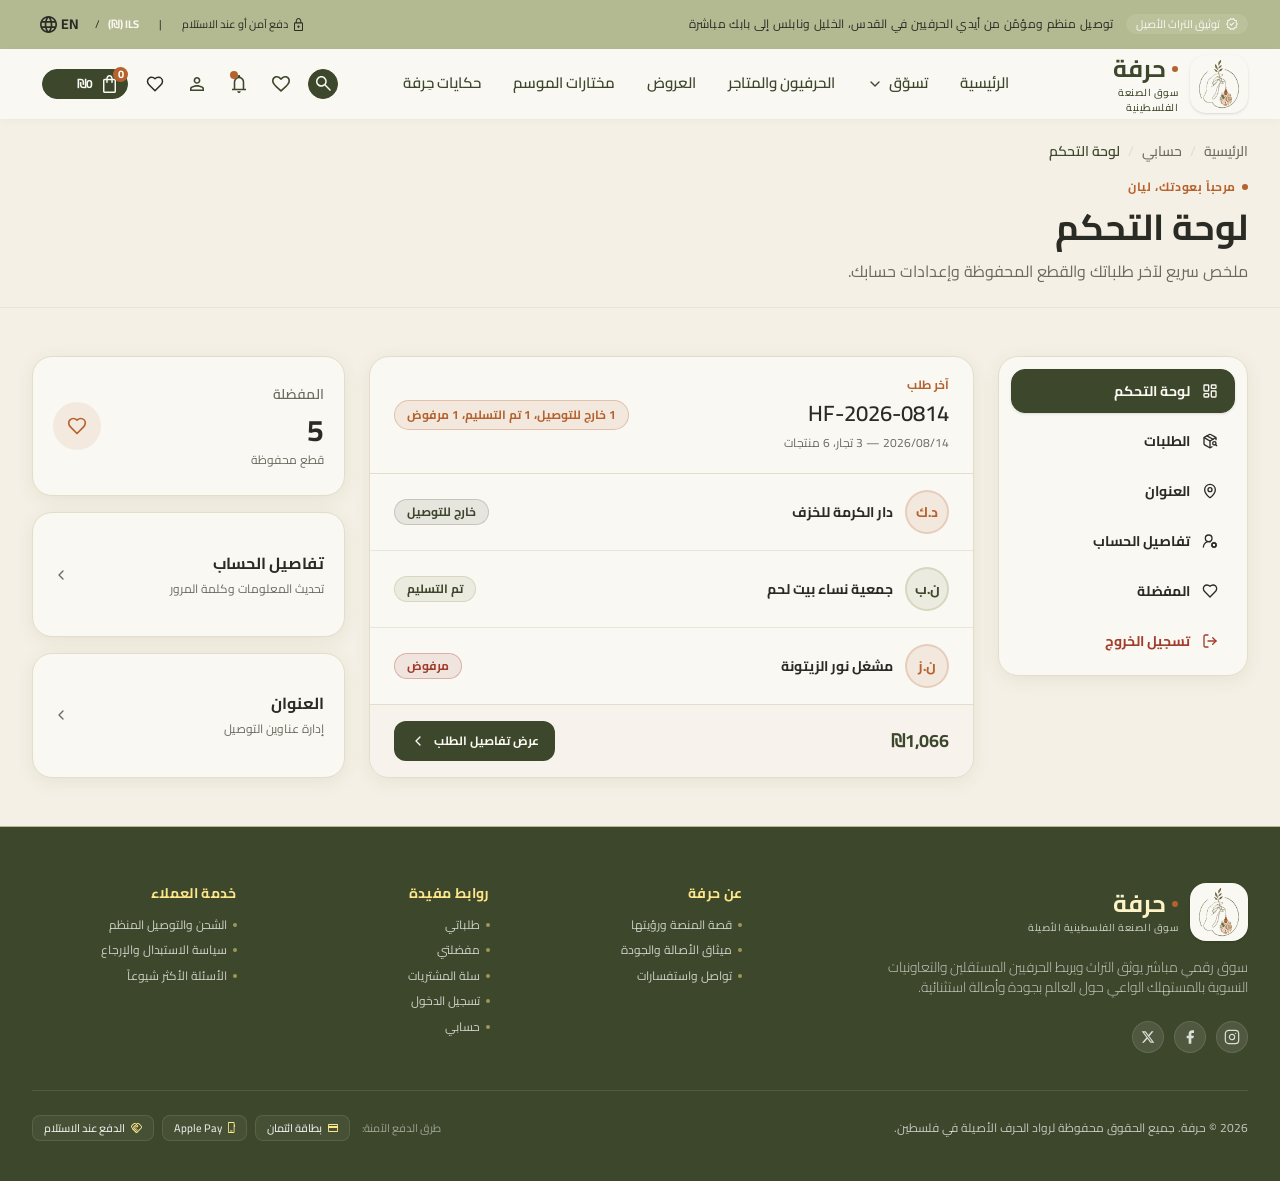
<file: dashboard/index.html>
﻿<!DOCTYPE html>
<html lang="ar" dir="rtl" class="scroll-smooth motion-reduce:scroll-auto">

<head>
  <meta charset="UTF-8">
  <meta name="viewport" content="width=device-width, initial-scale=1.0">
  <meta name="description" content="لوحة تحكم حسابي في حرفة - ملخص الطلبات والمفضلة وإعدادات الحساب">
  <title>لوحة التحكم | حرفة</title>
  <link rel="preconnect" href="https://fonts.googleapis.com">
  <link rel="preconnect" href="https://fonts.gstatic.com" crossorigin>
  <link
    href="https://fonts.googleapis.com/css2?family=Amiri:ital,wght@0,700;1,400&family=Cairo:wght@300;400;500;600;700&family=Noto+Sans+Arabic:wght@400;500;600;700&display=swap"
    rel="stylesheet">
  <link rel="stylesheet" href="../assets/css/output.css">
</head>

<body class="dashboard-page overflow-x-hidden bg-canvas font-cairo text-ink antialiased">
  <div id="toast"
    class="fixed start-4 end-4 top-5 z-[100] mx-auto w-fit max-w-[calc(100%-2rem)] -translate-y-24 rounded-lg bg-olive px-5 py-3 text-sm font-semibold text-white shadow-soft transition-transform duration-300"
    role="status"></div>

  <header class="relative z-50 bg-surface">
    <aside class="bg-sage px-4 py-2 text-ink lg:px-8">
      <div class="mx-auto flex h-[32.667px] max-w-[1280px] items-center justify-center md:justify-between">
        <div class="flex shrink-0 items-center gap-3">
          <div class="flex items-center gap-1.5 rounded-full bg-surface/10 px-2.5 py-0.5">
            <img src="../assets/imgs/mcp/header-badge.svg" alt="" class="h-[11.88px] w-[12.441px]">
            <span class="text-[11px] leading-4 text-surface">توثيق التراث الأصيل</span>
          </div>
          <p class="hidden text-xs leading-4 tracking-[.3px] lg:block">توصيل منظم ومؤمّن من أيدي الحرفيين في القدس،
            الخليل ونابلس إلى بابك مباشرة</p>
        </div>
        <div class="hidden shrink-0 items-center gap-5 md:flex">
          <div class="flex items-center gap-1.5">
            <img src="../assets/imgs/mcp/header-lock.svg" alt="" class="h-[12.656px] w-[9.687px]">
            <span class="text-[11px] leading-4">دفع آمن أو عند الاستلام</span>
          </div>
          <span class="text-[11px] leading-4">|</span>
          <div class="flex items-center gap-2">
            <span lang="en" class="text-[11px] font-bold leading-4 text-surface">ILS (₪)</span>
            <span class="text-[11px] leading-4">/</span>
            <button id="languageToggle" type="button" class="language-toggle flex items-center gap-1 rounded-lg p-2"
              aria-label="Switch to English">
              <span class="language-label text-sm font-bold leading-[14px]" lang="en">EN</span>
              <img src="../assets/imgs/mcp/header-globe.svg" alt="" class="h-[16.667px] w-[16.667px]">
            </button>
          </div>
        </div>
      </div>
    </aside>

    <div class="h-[70px] bg-surface px-4 shadow-[0_2px_7.5px_rgba(43,43,38,.03)] backdrop-blur-[6px] lg:px-8">
      <div class="mx-auto hidden h-full max-w-[1216px] items-center justify-between py-[10px] lg:flex">
        <a href="../index.html" class="flex w-[184px] shrink-0 items-center justify-start gap-3"
          aria-label="حرفة الرئيسية">
          <span class="flex h-[58px] w-[58px] items-center justify-center rounded-[16px] bg-surface p-1 shadow-sm"><img
              src="../assets/imgs/mcp/header-logo.png" alt="شعار حرفة" class="h-[50px] w-[50px] object-cover"></span>
          <div class="text-start">
            <div class="flex items-center justify-start gap-1.5"><span
                class="h-1.5 w-1.5 rounded-full bg-copper"></span><strong
                class="text-2xl font-bold leading-8 text-olive">حرفة</strong></div><small
              class="block text-[10px] font-medium leading-[15px] tracking-[.5px] text-olive">سوق الصنعة
              الفلسطينية</small>
          </div>
        </a>

        <nav class="flex shrink-0 items-center gap-8 text-[15px] font-semibold leading-[22.5px] text-olive">
          <a href="../index.html" class="py-1">الرئيسية</a>

          <div class="mega-menu group relative py-1">
            <button type="button" class="flex items-center gap-1.5" aria-haspopup="true" aria-expanded="false">
              <span>تسوّق</span>
              <i data-lucide="chevron-down" class="h-4 w-4 transition-transform duration-200 group-[.mega-menu-open]:rotate-180"></i>
            </button>
            <div
              class="mega-menu-panel invisible absolute start-0 top-full z-40 mt-2 flex w-[720px] origin-top-start overflow-hidden rounded-2xl border border-line bg-surface opacity-0 shadow-soft transition-[opacity,transform] duration-150 [transform:scale(.97)] group-[.mega-menu-open]:visible group-[.mega-menu-open]:opacity-100 group-[.mega-menu-open]:[transform:scale(1)]">

              <ul class="w-56 shrink-0 border-e border-line bg-canvas/60 p-2">
                <li>
                  <a href="../browse.html?category=pottery" data-mega-category="pottery"
                    class="mega-category-trigger group/item flex items-center justify-between rounded-xl px-3 py-3 text-sm font-semibold text-ink [&.mega-category-active]:bg-surface [&.mega-category-active]:text-copper">
                    <span class="flex items-center gap-2.5">
                      <img src="../assets/imgs/mcp/category-ceramics.png" alt="" class="h-8 w-8 shrink-0 rounded-lg object-cover">
                      الفخار والخزف
                    </span>
                    <i data-lucide="chevron-left" class="h-4 w-4 shrink-0 text-muted"></i>
                  </a>
                </li>
                <li>
                  <a href="../browse.html?category=embroidery" data-mega-category="embroidery"
                    class="mega-category-trigger group/item flex items-center justify-between rounded-xl px-3 py-3 text-sm font-semibold text-ink [&.mega-category-active]:bg-surface [&.mega-category-active]:text-copper">
                    <span class="flex items-center gap-2.5">
                      <img src="../assets/imgs/mcp/category-embroidery.png" alt="" class="h-8 w-8 shrink-0 rounded-lg object-cover">
                      التطريز الفلسطيني
                    </span>
                    <i data-lucide="chevron-left" class="h-4 w-4 shrink-0 text-muted"></i>
                  </a>
                </li>
                <li>
                  <a href="../browse.html?category=baskets" data-mega-category="baskets"
                    class="mega-category-trigger group/item flex items-center justify-between rounded-xl px-3 py-3 text-sm font-semibold text-ink [&.mega-category-active]:bg-surface [&.mega-category-active]:text-copper">
                    <span class="flex items-center gap-2.5">
                      <img src="../assets/imgs/mcp/category-basket.png" alt="" class="h-8 w-8 shrink-0 rounded-lg object-cover">
                      السلال والقش
                    </span>
                    <i data-lucide="chevron-left" class="h-4 w-4 shrink-0 text-muted"></i>
                  </a>
                </li>
                <li>
                  <a href="../browse.html?category=candles-soaps" data-mega-category="candles-soaps"
                    class="mega-category-trigger group/item flex items-center justify-between rounded-xl px-3 py-3 text-sm font-semibold text-ink [&.mega-category-active]:bg-surface [&.mega-category-active]:text-copper">
                    <span class="flex items-center gap-2.5">
                      <img src="../assets/imgs/mcp/category-candle.png" alt="" class="h-8 w-8 shrink-0 rounded-lg object-cover">
                      الشموع والصابون
                    </span>
                    <i data-lucide="chevron-left" class="h-4 w-4 shrink-0 text-muted"></i>
                  </a>
                </li>
                <li class="mt-1 border-t border-line pt-1">
                  <a href="../categories.html" class="block rounded-xl px-3 py-2.5 text-xs font-bold text-olive hover:bg-surface">استعراض جميع الفئات</a>
                </li>
              </ul>

              <div class="relative min-h-[280px] flex-1 p-5">
                <div data-mega-panel="pottery" class="mega-panel grid grid-cols-3 gap-3">
                  <a href="../product.html" class="group/card flex flex-col items-center gap-2.5 rounded-xl p-2.5 text-center hover:bg-canvas">
                    <img src="../assets/imgs/mcp/popular-pitcher.png" alt="إبريق مقدسي كنعاني أزرق" class="h-20 w-20 shrink-0 rounded-lg bg-white object-contain p-1.5 shadow-sm transition-transform duration-200 group-hover/card:scale-105">
                    <span>
                      <strong class="block text-xs font-bold leading-4 text-ink">إبريق مقدسي كنعاني أزرق</strong>
                      <small class="mt-1 block text-[11px] text-muted">مشغل دار الكرمة</small>
                    </span>
                  </a>
                  <a href="../product.html" class="group/card flex flex-col items-center gap-2.5 rounded-xl p-2.5 text-center hover:bg-canvas">
                    <img src="../assets/imgs/mcp/season-candle.png" alt="شمعة زيت الزيتون في وعاء فخاري يدوي" class="h-20 w-20 shrink-0 rounded-lg bg-white object-contain p-1.5 shadow-sm transition-transform duration-200 group-hover/card:scale-105">
                    <span>
                      <strong class="block text-xs font-bold leading-4 text-ink">شمعة زيت الزيتون في وعاء فخاري</strong>
                      <small class="mt-1 block text-[11px] text-muted">مشغل الطين الأصيل • الخليل</small>
                    </span>
                  </a>
                  <a href="../product.html" class="group/card flex flex-col items-center gap-2.5 rounded-xl p-2.5 text-center hover:bg-canvas">
                    <img src="../assets/imgs/mcp/popular-pitcher.png" alt="إبريق مقدسي كنعاني أزرق" class="h-20 w-20 shrink-0 rounded-lg bg-white object-contain p-1.5 shadow-sm transition-transform duration-200 group-hover/card:scale-105">
                    <span>
                      <strong class="block text-xs font-bold leading-4 text-ink">إبريق مقدسي كنعاني أزرق</strong>
                      <small class="mt-1 block text-[11px] text-muted">مشغل دار الكرمة</small>
                    </span>
                  </a>
                  <a href="../product.html" class="group/card flex flex-col items-center gap-2.5 rounded-xl p-2.5 text-center hover:bg-canvas">
                    <img src="../assets/imgs/mcp/season-candle.png" alt="شمعة زيت الزيتون في وعاء فخاري يدوي" class="h-20 w-20 shrink-0 rounded-lg bg-white object-contain p-1.5 shadow-sm transition-transform duration-200 group-hover/card:scale-105">
                    <span>
                      <strong class="block text-xs font-bold leading-4 text-ink">شمعة زيت الزيتون في وعاء فخاري</strong>
                      <small class="mt-1 block text-[11px] text-muted">مشغل الطين الأصيل • الخليل</small>
                    </span>
                  </a>
                  <a href="../product.html" class="group/card flex flex-col items-center gap-2.5 rounded-xl p-2.5 text-center hover:bg-canvas">
                    <img src="../assets/imgs/mcp/popular-pitcher.png" alt="إبريق مقدسي كنعاني أزرق" class="h-20 w-20 shrink-0 rounded-lg bg-white object-contain p-1.5 shadow-sm transition-transform duration-200 group-hover/card:scale-105">
                    <span>
                      <strong class="block text-xs font-bold leading-4 text-ink">إبريق مقدسي كنعاني أزرق</strong>
                      <small class="mt-1 block text-[11px] text-muted">مشغل دار الكرمة</small>
                    </span>
                  </a>
                  <a href="../product.html" class="group/card flex flex-col items-center gap-2.5 rounded-xl p-2.5 text-center hover:bg-canvas">
                    <img src="../assets/imgs/mcp/season-candle.png" alt="شمعة زيت الزيتون في وعاء فخاري يدوي" class="h-20 w-20 shrink-0 rounded-lg bg-white object-contain p-1.5 shadow-sm transition-transform duration-200 group-hover/card:scale-105">
                    <span>
                      <strong class="block text-xs font-bold leading-4 text-ink">شمعة زيت الزيتون في وعاء فخاري</strong>
                      <small class="mt-1 block text-[11px] text-muted">مشغل الطين الأصيل • الخليل</small>
                    </span>
                  </a>
                </div>
                <div data-mega-panel="embroidery" class="mega-panel hidden grid-cols-3 gap-3">
                  <a href="../product.html" class="group/card flex flex-col items-center gap-2.5 rounded-xl p-2.5 text-center hover:bg-canvas">
                    <img src="../assets/imgs/mcp/popular-cushion.png" alt="وسادة كنعانية محاكة يدوياً" class="h-20 w-20 shrink-0 rounded-lg bg-white object-contain p-1.5 shadow-sm transition-transform duration-200 group-hover/card:scale-105">
                    <span>
                      <strong class="block text-xs font-bold leading-4 text-ink">وسادة كنعانية محاكة يدوياً</strong>
                      <small class="mt-1 block text-[11px] text-muted">سيدات رام الله</small>
                    </span>
                  </a>
                  <a href="../product.html" class="group/card flex flex-col items-center gap-2.5 rounded-xl p-2.5 text-center hover:bg-canvas">
                    <img src="../assets/imgs/mcp/season-basket.png" alt="سلة قش فلسطينية من الخليل مجدولة يدوياً" class="h-20 w-20 shrink-0 rounded-lg bg-white object-contain p-1.5 shadow-sm transition-transform duration-200 group-hover/card:scale-105">
                    <span>
                      <strong class="block text-xs font-bold leading-4 text-ink">سلة قش فلسطينية من الخليل</strong>
                      <small class="mt-1 block text-[11px] text-muted">جمعية إحسان بيت لحم</small>
                    </span>
                  </a>
                  <a href="../product.html" class="group/card flex flex-col items-center gap-2.5 rounded-xl p-2.5 text-center hover:bg-canvas">
                    <img src="../assets/imgs/mcp/popular-cushion.png" alt="وسادة كنعانية محاكة يدوياً" class="h-20 w-20 shrink-0 rounded-lg bg-white object-contain p-1.5 shadow-sm transition-transform duration-200 group-hover/card:scale-105">
                    <span>
                      <strong class="block text-xs font-bold leading-4 text-ink">وسادة كنعانية محاكة يدوياً</strong>
                      <small class="mt-1 block text-[11px] text-muted">سيدات رام الله</small>
                    </span>
                  </a>
                  <a href="../product.html" class="group/card flex flex-col items-center gap-2.5 rounded-xl p-2.5 text-center hover:bg-canvas">
                    <img src="../assets/imgs/mcp/season-basket.png" alt="سلة قش فلسطينية من الخليل مجدولة يدوياً" class="h-20 w-20 shrink-0 rounded-lg bg-white object-contain p-1.5 shadow-sm transition-transform duration-200 group-hover/card:scale-105">
                    <span>
                      <strong class="block text-xs font-bold leading-4 text-ink">سلة قش فلسطينية من الخليل</strong>
                      <small class="mt-1 block text-[11px] text-muted">جمعية إحسان بيت لحم</small>
                    </span>
                  </a>
                  <a href="../product.html" class="group/card flex flex-col items-center gap-2.5 rounded-xl p-2.5 text-center hover:bg-canvas">
                    <img src="../assets/imgs/mcp/popular-cushion.png" alt="وسادة كنعانية محاكة يدوياً" class="h-20 w-20 shrink-0 rounded-lg bg-white object-contain p-1.5 shadow-sm transition-transform duration-200 group-hover/card:scale-105">
                    <span>
                      <strong class="block text-xs font-bold leading-4 text-ink">وسادة كنعانية محاكة يدوياً</strong>
                      <small class="mt-1 block text-[11px] text-muted">سيدات رام الله</small>
                    </span>
                  </a>
                  <a href="../product.html" class="group/card flex flex-col items-center gap-2.5 rounded-xl p-2.5 text-center hover:bg-canvas">
                    <img src="../assets/imgs/mcp/season-basket.png" alt="سلة قش فلسطينية من الخليل مجدولة يدوياً" class="h-20 w-20 shrink-0 rounded-lg bg-white object-contain p-1.5 shadow-sm transition-transform duration-200 group-hover/card:scale-105">
                    <span>
                      <strong class="block text-xs font-bold leading-4 text-ink">سلة قش فلسطينية من الخليل</strong>
                      <small class="mt-1 block text-[11px] text-muted">جمعية إحسان بيت لحم</small>
                    </span>
                  </a>
                </div>
                <div data-mega-panel="baskets" class="mega-panel hidden grid-cols-3 gap-3">
                  <a href="../product.html" class="group/card flex flex-col items-center gap-2.5 rounded-xl p-2.5 text-center hover:bg-canvas">
                    <img src="../assets/imgs/mcp/popular-basket.png" alt="سلة طعام قشية بزخارف ملونة" class="h-20 w-20 shrink-0 rounded-lg bg-white object-contain p-1.5 shadow-sm transition-transform duration-200 group-hover/card:scale-105">
                    <span>
                      <strong class="block text-xs font-bold leading-4 text-ink">سلة طعام قشية بزخارف ملونة</strong>
                      <small class="mt-1 block text-[11px] text-muted">تعاونية الأغوار</small>
                    </span>
                  </a>
                  <a href="../product.html" class="group/card flex flex-col items-center gap-2.5 rounded-xl p-2.5 text-center hover:bg-canvas">
                    <img src="../assets/imgs/mcp/season-pitcher.png" alt="إبريق فخار مقدسي مزخرف يدوياً" class="h-20 w-20 shrink-0 rounded-lg bg-white object-contain p-1.5 shadow-sm transition-transform duration-200 group-hover/card:scale-105">
                    <span>
                      <strong class="block text-xs font-bold leading-4 text-ink">إبريق فخار مقدسي مزخرف يدوياً</strong>
                      <small class="mt-1 block text-[11px] text-muted">تعاونية سيدات أريحا</small>
                    </span>
                  </a>
                  <a href="../product.html" class="group/card flex flex-col items-center gap-2.5 rounded-xl p-2.5 text-center hover:bg-canvas">
                    <img src="../assets/imgs/mcp/popular-basket.png" alt="سلة طعام قشية بزخارف ملونة" class="h-20 w-20 shrink-0 rounded-lg bg-white object-contain p-1.5 shadow-sm transition-transform duration-200 group-hover/card:scale-105">
                    <span>
                      <strong class="block text-xs font-bold leading-4 text-ink">سلة طعام قشية بزخارف ملونة</strong>
                      <small class="mt-1 block text-[11px] text-muted">تعاونية الأغوار</small>
                    </span>
                  </a>
                  <a href="../product.html" class="group/card flex flex-col items-center gap-2.5 rounded-xl p-2.5 text-center hover:bg-canvas">
                    <img src="../assets/imgs/mcp/season-pitcher.png" alt="إبريق فخار مقدسي مزخرف يدوياً" class="h-20 w-20 shrink-0 rounded-lg bg-white object-contain p-1.5 shadow-sm transition-transform duration-200 group-hover/card:scale-105">
                    <span>
                      <strong class="block text-xs font-bold leading-4 text-ink">إبريق فخار مقدسي مزخرف يدوياً</strong>
                      <small class="mt-1 block text-[11px] text-muted">تعاونية سيدات أريحا</small>
                    </span>
                  </a>
                  <a href="../product.html" class="group/card flex flex-col items-center gap-2.5 rounded-xl p-2.5 text-center hover:bg-canvas">
                    <img src="../assets/imgs/mcp/popular-basket.png" alt="سلة طعام قشية بزخارف ملونة" class="h-20 w-20 shrink-0 rounded-lg bg-white object-contain p-1.5 shadow-sm transition-transform duration-200 group-hover/card:scale-105">
                    <span>
                      <strong class="block text-xs font-bold leading-4 text-ink">سلة طعام قشية بزخارف ملونة</strong>
                      <small class="mt-1 block text-[11px] text-muted">تعاونية الأغوار</small>
                    </span>
                  </a>
                  <a href="../product.html" class="group/card flex flex-col items-center gap-2.5 rounded-xl p-2.5 text-center hover:bg-canvas">
                    <img src="../assets/imgs/mcp/season-pitcher.png" alt="إبريق فخار مقدسي مزخرف يدوياً" class="h-20 w-20 shrink-0 rounded-lg bg-white object-contain p-1.5 shadow-sm transition-transform duration-200 group-hover/card:scale-105">
                    <span>
                      <strong class="block text-xs font-bold leading-4 text-ink">إبريق فخار مقدسي مزخرف يدوياً</strong>
                      <small class="mt-1 block text-[11px] text-muted">تعاونية سيدات أريحا</small>
                    </span>
                  </a>
                </div>
                <div data-mega-panel="candles-soaps" class="mega-panel hidden grid-cols-3 gap-3">
                  <a href="../product.html" class="group/card flex flex-col items-center gap-2.5 rounded-xl p-2.5 text-center hover:bg-canvas">
                    <img src="../assets/imgs/mcp/popular-candle.png" alt="شمعة زيت زيتون في فخار ريفي" class="h-20 w-20 shrink-0 rounded-lg bg-white object-contain p-1.5 shadow-sm transition-transform duration-200 group-hover/card:scale-105">
                    <span>
                      <strong class="block text-xs font-bold leading-4 text-ink">شمعة زيت زيتون في فخار ريفي</strong>
                      <small class="mt-1 block text-[11px] text-muted">معصرة برقين</small>
                    </span>
                  </a>
                  <a href="../product.html" class="group/card flex flex-col items-center gap-2.5 rounded-xl p-2.5 text-center hover:bg-canvas">
                    <img src="../assets/imgs/mcp/season-cushion.png" alt="وسادة تطريز فلسطيني يدوي خيوط حرير" class="h-20 w-20 shrink-0 rounded-lg bg-white object-contain p-1.5 shadow-sm transition-transform duration-200 group-hover/card:scale-105">
                    <span>
                      <strong class="block text-xs font-bold leading-4 text-ink">وسادة تطريز خيوط حرير طبيعي</strong>
                      <small class="mt-1 block text-[11px] text-muted">تعاونية نساء نابلس</small>
                    </span>
                  </a>
                  <a href="../product.html" class="group/card flex flex-col items-center gap-2.5 rounded-xl p-2.5 text-center hover:bg-canvas">
                    <img src="../assets/imgs/mcp/popular-candle.png" alt="شمعة زيت زيتون في فخار ريفي" class="h-20 w-20 shrink-0 rounded-lg bg-white object-contain p-1.5 shadow-sm transition-transform duration-200 group-hover/card:scale-105">
                    <span>
                      <strong class="block text-xs font-bold leading-4 text-ink">شمعة زيت زيتون في فخار ريفي</strong>
                      <small class="mt-1 block text-[11px] text-muted">معصرة برقين</small>
                    </span>
                  </a>
                  <a href="../product.html" class="group/card flex flex-col items-center gap-2.5 rounded-xl p-2.5 text-center hover:bg-canvas">
                    <img src="../assets/imgs/mcp/season-cushion.png" alt="وسادة تطريز فلسطيني يدوي خيوط حرير" class="h-20 w-20 shrink-0 rounded-lg bg-white object-contain p-1.5 shadow-sm transition-transform duration-200 group-hover/card:scale-105">
                    <span>
                      <strong class="block text-xs font-bold leading-4 text-ink">وسادة تطريز خيوط حرير طبيعي</strong>
                      <small class="mt-1 block text-[11px] text-muted">تعاونية نساء نابلس</small>
                    </span>
                  </a>
                  <a href="../product.html" class="group/card flex flex-col items-center gap-2.5 rounded-xl p-2.5 text-center hover:bg-canvas">
                    <img src="../assets/imgs/mcp/popular-candle.png" alt="شمعة زيت زيتون في فخار ريفي" class="h-20 w-20 shrink-0 rounded-lg bg-white object-contain p-1.5 shadow-sm transition-transform duration-200 group-hover/card:scale-105">
                    <span>
                      <strong class="block text-xs font-bold leading-4 text-ink">شمعة زيت زيتون في فخار ريفي</strong>
                      <small class="mt-1 block text-[11px] text-muted">معصرة برقين</small>
                    </span>
                  </a>
                  <a href="../product.html" class="group/card flex flex-col items-center gap-2.5 rounded-xl p-2.5 text-center hover:bg-canvas">
                    <img src="../assets/imgs/mcp/season-cushion.png" alt="وسادة تطريز فلسطيني يدوي خيوط حرير" class="h-20 w-20 shrink-0 rounded-lg bg-white object-contain p-1.5 shadow-sm transition-transform duration-200 group-hover/card:scale-105">
                    <span>
                      <strong class="block text-xs font-bold leading-4 text-ink">وسادة تطريز خيوط حرير طبيعي</strong>
                      <small class="mt-1 block text-[11px] text-muted">تعاونية نساء نابلس</small>
                    </span>
                  </a>
                </div>
              </div>
            </div>
          </div>

          <a href="../vendors.html" class="py-1">الحرفيون والمتاجر</a>
          <a href="../browse.html?sale=1" class="py-1">العروض</a>
          <a href="../index.html#season" class="py-1">مختارات الموسم</a>
          <a href="../index.html#artisans" class="py-1">حكايات حِرفة</a>
        </nav>

        <div class="flex h-[50px] shrink-0 items-center gap-3 p-[10px]">
          <button id="searchButton"
            class="flex h-[30px] w-[30px] items-center justify-center overflow-hidden rounded-full border border-olive bg-olive p-px"
            aria-label="بحث"><img src="../assets/imgs/mcp/header-search-exact.svg" alt=""
              class="h-[28.667px] w-[14.663px] max-w-none"></button>
          <a href="index.html" class="flex h-[30px] w-[30px] items-center justify-center rounded-full" aria-label="الحساب"><img
              src="../assets/imgs/mcp/header-user.svg" alt="" class="h-[16.283px] w-[17.875px]"></a>
          <button class="relative flex h-[30px] w-[30px] items-center justify-center rounded-full"
            aria-label="الإشعارات"><img src="../assets/imgs/mcp/header-bell.svg" alt=""
              class="h-[17.963px] w-[14.208px]"><span
              class="absolute end-[5.42px] top-[2.33px] h-2 w-2 rounded-full bg-copper"></span></button>
          <button class="flex h-[30px] w-[30px] items-center justify-center rounded-full" aria-label="المشاهدة"><img
              src="../assets/imgs/mcp/header-eye.svg" alt="" class="h-[14.032px] w-[14.208px]"></button>
          <a href="favorites.html" class="flex h-[30px] w-[30px] items-center justify-center rounded-full" aria-label="مفضلتي"><i data-lucide="heart" class="h-[18px] w-[18px]"></i></a>
          <a id="cartButton" href="../cart.html"
            class="relative flex h-[30px] w-[86.208px] items-center justify-center gap-2.5 rounded-full border border-olive bg-olive px-[11px] text-surface"
            aria-label="سلة المشتريات">
            <span class="relative"><img src="../assets/imgs/mcp/header-cart.svg" alt=""
                class="h-[17.875px] w-[14.208px]"><span id="cartCount"
                class="absolute start-[-12px] top-[-7.73px] flex h-[15px] min-w-[15px] items-center justify-center rounded-full bg-copper px-1 text-[11px] font-bold leading-[11px] text-white"><bdi>0</bdi></span></span>
            <span id="cartTotal" class="w-10 text-start text-xs font-bold leading-3"><bdi>₪0</bdi></span>
          </a>
        </div>
      </div>

      <div class="flex h-full items-center justify-between lg:hidden">
        <a href="../index.html"
          class="flex h-[52px] w-[52px] items-center justify-center rounded-[16px] bg-surface p-1 shadow-sm"
          aria-label="حرفة الرئيسية"><img src="../assets/imgs/mcp/header-logo.png" alt="شعار حرفة"
            class="h-11 w-11 object-cover"></a>
        <div class="flex items-center gap-1"><button type="button"
            class="language-toggle flex h-9 items-center gap-1 rounded-full px-2 text-xs font-bold text-olive"
            aria-label="Switch to English"><span class="language-label" lang="en">EN</span><img
              src="../assets/imgs/mcp/header-globe.svg" alt="" class="h-4 w-4"></button><button id="mobileSearchButton"
            class="flex h-9 w-9 items-center justify-center overflow-hidden rounded-full border border-olive bg-olive"
            aria-label="بحث"><img src="../assets/imgs/mcp/header-search-exact.svg" alt=""
              class="h-[28.667px] w-[14.663px] max-w-none"></button><button id="menuButton"
            class="flex h-9 w-9 items-center justify-center rounded-full" aria-label="القائمة"><i data-lucide="menu"
              class="h-5 w-5"></i></button></div>
      </div>
    </div>

    <div id="mobileMenu" class="hidden border-t border-line bg-surface px-5 py-4 lg:hidden">
      <nav class="grid gap-1 text-sm font-semibold">
        <a href="../index.html" class="py-2">الرئيسية</a>

        <div class="mobile-nav-dropdown">
          <button type="button" class="mobile-nav-dropdown-toggle flex w-full items-center justify-between py-2"
            aria-expanded="false">
            <span>تسوّق</span>
            <i data-lucide="chevron-down" class="h-4 w-4 transition-transform duration-200"></i>
          </button>
          <div class="mobile-nav-dropdown-panel hidden ps-4">
            <a href="../browse.html?category=pottery" class="block py-2 text-muted">الفخار والخزف</a>
            <a href="../browse.html?category=embroidery" class="block py-2 text-muted">التطريز الفلسطيني</a>
            <a href="../browse.html?category=baskets" class="block py-2 text-muted">السلال والقش</a>
            <a href="../browse.html?category=candles-soaps" class="block py-2 text-muted">الشموع والصابون</a>
            <a href="../categories.html" class="block py-2 font-bold text-olive">استعراض جميع الفئات</a>
          </div>
        </div>

        <a href="../vendors.html" class="py-2">الحرفيون والمتاجر</a>
        <a href="../browse.html?sale=1" class="py-2">العروض</a>
        <a href="../index.html#season" class="py-2">مختارات الموسم</a>
        <a href="../index.html#artisans" class="py-2">حكايات حِرفة</a>
        <a href="favorites.html" class="py-2">مفضلتي</a>
      </nav>
    </div>
  </header>

  <div id="searchPanel" class="fixed start-0 end-0 top-0 bottom-0 z-[80] hidden bg-ink/50 p-4 backdrop-blur-sm">
    <div class="mx-auto mt-24 max-w-2xl rounded-lg bg-surface p-5 shadow-soft">
      <div class="flex items-center gap-3 border-b border-line pb-4">
        <i data-lucide="search" class="h-5 w-5 text-muted"></i>
        <input id="globalSearch" type="search" placeholder="ابحث عن قطعة، حرفة، أو مشغل..."
          class="w-full bg-transparent text-base outline-none">
        <button id="closeSearch" class="flex h-8 w-8 items-center justify-center rounded-full hover:bg-canvas"
          aria-label="إغلاق"><i data-lucide="x" class="h-4 w-4"></i></button>
      </div>
      <p class="pt-4 text-xs text-muted">جرّب: تطريز، فخار، قش، شموع</p>
    </div>
  </div>

  <main data-dashboard-page>
  <section class="border-b border-line/60 bg-canvas px-4 py-6 lg:px-8">
    <div class="mx-auto flex max-w-[1216px] flex-col gap-5">
      <nav class="flex items-center gap-2 text-xs font-medium leading-4 text-muted sm:text-sm" aria-label="مسار الصفحة">
        <a href="../index.html" class="hover:text-olive">الرئيسية</a>
        <span class="text-line">/</span>
        <a href="index.html" class="hover:text-olive">حسابي</a>
        <span class="text-line">/</span>
        <span class="font-semibold text-olive">لوحة التحكم</span>
      </nav>
      <div class="flex max-w-3xl flex-col items-start gap-2 text-start">
        <p class="flex items-center gap-1.5 text-xs font-bold uppercase leading-4 tracking-[.6px] text-copper">
          <span class="h-1.5 w-1.5 rounded-full bg-copper"></span>مرحباً بعودتك، ليان
        </p>
        <h1 class="text-[30px] font-bold leading-9 text-ink sm:text-4xl sm:leading-[48px]">لوحة التحكم</h1>
        <p class="text-sm leading-6 text-muted sm:text-base">ملخص سريع لآخر طلباتك والقطع المحفوظة وإعدادات حسابك.</p>
      </div>
    </div>
  </section>
  <section class="bg-canvas px-4 py-10 sm:py-12 lg:px-8">
    <div class="mx-auto grid max-w-[1216px] gap-6 lg:grid-cols-[250px_minmax(0,1fr)] lg:items-start">
    <aside class="h-fit rounded-[20px] border border-line bg-surface p-3 shadow-card lg:sticky lg:top-6" aria-label="أقسام حسابي">
      <nav class="flex flex-col gap-1.5">
        <a href="index.html" aria-current="page"
          class="flex min-h-11 items-center gap-3 rounded-[14px] border px-4 py-2.5 text-sm font-bold transition-colors border-olive bg-olive text-surface shadow-sm">
          <i data-lucide="layout-dashboard" class="h-4 w-4 shrink-0"></i>
          <span>لوحة التحكم</span>
        </a>
        <a href="orders.html"
          class="flex min-h-11 items-center gap-3 rounded-[14px] border px-4 py-2.5 text-sm font-bold transition-colors border-transparent text-ink hover:border-line hover:bg-canvas">
          <i data-lucide="package-search" class="h-4 w-4 shrink-0"></i>
          <span>الطلبات</span>
        </a>
        <a href="addresses.html"
          class="flex min-h-11 items-center gap-3 rounded-[14px] border px-4 py-2.5 text-sm font-bold transition-colors border-transparent text-ink hover:border-line hover:bg-canvas">
          <i data-lucide="map-pin" class="h-4 w-4 shrink-0"></i>
          <span>العنوان</span>
        </a>
        <a href="account-details.html"
          class="flex min-h-11 items-center gap-3 rounded-[14px] border px-4 py-2.5 text-sm font-bold transition-colors border-transparent text-ink hover:border-line hover:bg-canvas">
          <i data-lucide="user-round-cog" class="h-4 w-4 shrink-0"></i>
          <span>تفاصيل الحساب</span>
        </a>
        <a href="favorites.html"
          class="flex min-h-11 items-center gap-3 rounded-[14px] border px-4 py-2.5 text-sm font-bold transition-colors border-transparent text-ink hover:border-line hover:bg-canvas">
          <i data-lucide="heart" class="h-4 w-4 shrink-0"></i>
          <span>المفضلة</span>
        </a>
        <a href="../index.html"
          class="flex min-h-11 items-center gap-3 rounded-[14px] border border-transparent px-4 py-2.5 text-sm font-bold text-[#A13D2B] transition-colors hover:border-[#A13D2B]/20 hover:bg-[#A13D2B]/10">
          <i data-lucide="log-out" class="h-4 w-4 shrink-0"></i>
          <span>تسجيل الخروج</span>
        </a>
      </nav>
    </aside>
      <div class="min-w-0">
        <div class="grid gap-6 xl:grid-cols-[minmax(0,1.45fr)_minmax(260px,.75fr)]">
          <section class="overflow-hidden rounded-[20px] border border-line bg-surface shadow-card" aria-labelledby="latestOrderTitle">
            <div class="flex flex-col gap-4 border-b border-line px-5 py-5 sm:flex-row sm:items-center sm:justify-between sm:px-6">
              <div class="text-start">
                <p class="text-xs font-bold text-copper">آخر طلب</p>
                <h2 id="latestOrderTitle" class="mt-1 text-[22px] font-semibold leading-8 text-ink"><bdi>HF-2026-0814</bdi></h2>
                <p class="mt-1 text-xs leading-5 text-muted"><bdi>2026/08/14</bdi> — <bdi>3</bdi> تجار، <bdi>6</bdi> منتجات</p>
              </div>
              <span class="w-fit rounded-full border border-copper/30 bg-copper/10 px-3 py-1.5 text-xs font-bold text-copper">
                <bdi>1</bdi> خارج للتوصيل، <bdi>1</bdi> تم التسليم، <bdi>1</bdi> مرفوض
              </span>
            </div>
            <div class="divide-y divide-line/70">
              <div class="flex flex-col gap-3 px-5 py-4 sm:flex-row sm:items-center sm:justify-between sm:px-6">
                <span class="flex min-w-0 items-center gap-3 text-start">
                  <span class="flex h-11 w-11 shrink-0 items-center justify-center rounded-full border-2 border-copper/20 bg-copper/10 text-sm font-bold text-copper">د.ك</span>
                  <strong class="truncate text-sm font-bold text-ink">دار الكرمة للخزف</strong>
                </span>
                <span class="w-fit rounded-full border border-olive/20 bg-olive/10 px-3 py-1 text-xs font-bold text-olive">خارج للتوصيل</span>
              </div>
              <div class="flex flex-col gap-3 px-5 py-4 sm:flex-row sm:items-center sm:justify-between sm:px-6">
                <span class="flex min-w-0 items-center gap-3 text-start">
                  <span class="flex h-11 w-11 shrink-0 items-center justify-center rounded-full border-2 border-sage/40 bg-sage/20 text-sm font-bold text-olive">ن.ب</span>
                  <strong class="truncate text-sm font-bold text-ink">جمعية نساء بيت لحم</strong>
                </span>
                <span class="w-fit rounded-full border border-sage/40 bg-sage/20 px-3 py-1 text-xs font-bold text-olive">تم التسليم</span>
              </div>
              <div class="flex flex-col gap-3 px-5 py-4 sm:flex-row sm:items-center sm:justify-between sm:px-6">
                <span class="flex min-w-0 items-center gap-3 text-start">
                  <span class="flex h-11 w-11 shrink-0 items-center justify-center rounded-full border-2 border-copper/20 bg-copper/10 text-sm font-bold text-copper">ن.ز</span>
                  <strong class="truncate text-sm font-bold text-ink">مشغل نور الزيتونة</strong>
                </span>
                <span class="w-fit rounded-full border border-[#A13D2B]/30 bg-[#A13D2B]/10 px-3 py-1 text-xs font-bold text-[#A13D2B]">مرفوض</span>
              </div>
            </div>
            <div class="flex flex-col gap-3 border-t border-line bg-canvas/50 px-5 py-4 sm:flex-row sm:items-center sm:justify-between sm:px-6">
              <strong class="text-lg font-bold text-olive"><bdi>₪1,066</bdi></strong>
              <a href="../order-detail.html?id=HF-2026-0814" class="inline-flex h-10 items-center justify-center gap-2 rounded-[12px] bg-olive px-4 text-xs font-bold text-surface">
                <span>عرض تفاصيل الطلب</span><i data-lucide="chevron-left" class="h-4 w-4"></i>
              </a>
            </div>
          </section>

          <div class="grid gap-4 sm:grid-cols-2 xl:grid-cols-1">
            <a href="favorites.html" class="flex min-h-32 items-center justify-between gap-4 rounded-[20px] border border-line bg-surface p-5 text-start shadow-card transition-colors hover:border-olive/40">
              <span>
                <span class="block text-sm font-semibold text-muted">المفضلة</span>
                <strong class="mt-2 block text-3xl font-bold text-ink"><bdi>5</bdi></strong>
                <span class="mt-1 block text-xs text-muted">قطع محفوظة</span>
              </span>
              <span class="flex h-12 w-12 items-center justify-center rounded-full bg-copper/10 text-copper"><i data-lucide="heart" class="h-5 w-5"></i></span>
            </a>
            <a href="account-details.html" class="flex min-h-28 items-center justify-between gap-4 rounded-[20px] border border-line bg-surface p-5 text-start shadow-card transition-colors hover:border-olive/40">
              <span><strong class="block text-base font-bold text-ink">تفاصيل الحساب</strong><span class="mt-1 block text-xs leading-5 text-muted">تحديث المعلومات وكلمة المرور</span></span>
              <i data-lucide="chevron-left" class="h-4 w-4 text-muted"></i>
            </a>
            <a href="addresses.html" class="flex min-h-28 items-center justify-between gap-4 rounded-[20px] border border-line bg-surface p-5 text-start shadow-card transition-colors hover:border-olive/40">
              <span><strong class="block text-base font-bold text-ink">العنوان</strong><span class="mt-1 block text-xs leading-5 text-muted">إدارة عناوين التوصيل</span></span>
              <i data-lucide="chevron-left" class="h-4 w-4 text-muted"></i>
            </a>
          </div>
        </div>
      </div>
    </div>
  </section>
</main>

  <footer class="border-t border-sage bg-olive text-white lg:h-[355px]">
    <div class="mx-auto flex w-full max-w-[1280px] flex-col gap-9 px-4 pb-8 pt-10 sm:gap-12 sm:pb-10 sm:pt-14 lg:px-8">
      <div class="grid w-full grid-cols-2 gap-x-6 gap-y-9 sm:gap-10 lg:h-[159px] lg:grid-cols-5 lg:gap-12">
        <div class="col-span-2 flex flex-col items-start gap-4 text-start lg:col-span-2">
          <div class="flex w-full items-center justify-start gap-3">
            <span
              class="flex h-[58px] w-[58px] shrink-0 items-center justify-center rounded-[16px] bg-surface p-1 shadow-sm"><img
                src="../assets/imgs/mcp/footer-logo.png" alt="شعار حرفة" class="h-[50px] w-[50px] object-cover"></span>
            <div class="flex flex-col items-start">
              <div class="flex items-center justify-start gap-1.5"><i
                  class="h-1.5 w-1.5 rounded-full bg-copper"></i><strong
                  class="text-2xl font-bold leading-8 text-[#fef3c7]">حرفة</strong></div>
              <p class="text-[10px] font-medium uppercase leading-[15px] tracking-[.5px] text-white/70">سوق الصنعة
                الفلسطينية الأصيلة</p>
            </div>
          </div>
          <p class="w-full max-w-[384px] text-start text-sm font-light leading-5 text-white/75">سوق رقمي مباشر يوثق
            التراث ويربط الحرفيين المستقلين والتعاونيات النسوية بالمستهلك الواعي حول العالم بجودة وأصالة استثنائية.</p>
          <div class="flex w-full items-center justify-start gap-2.5 pt-2">
            <a href="#" class="flex h-8 w-8 items-center justify-center rounded-full border border-surface/10 bg-surface/10"
              aria-label="انستغرام"><img src="../assets/imgs/mcp/footer-instagram.svg" alt="" class="h-4 w-4"></a>
            <a href="#" class="flex h-8 w-8 items-center justify-center rounded-full border border-surface/10 bg-surface/10"
              aria-label="فيسبوك"><img src="../assets/imgs/mcp/footer-facebook.svg" alt="" class="h-4 w-4"></a>
            <a href="#" class="flex h-8 w-8 items-center justify-center rounded-full border border-surface/10 bg-surface/10"
              aria-label="اكس"><img src="../assets/imgs/mcp/footer-x.svg" alt="" class="h-[14px] w-[14px]"></a>
          </div>
        </div>
        <div class="flex flex-col items-start gap-[14px] text-start">
          <h3 class="w-full text-start text-sm font-bold leading-5 tracking-[.35px] text-[#fde68a]">عن حرفة</h3>
          <ul class="flex w-full flex-col gap-[9.5px] text-xs leading-4 text-white/75">
            <li><a href="#" class="flex items-center justify-start gap-1.5"><i
                  class="h-1 w-1 rounded-full bg-[#fde68a]/50"></i><span>قصة المنصة ورؤيتها</span></a></li>
            <li><a href="#" class="flex items-center justify-start gap-1.5"><i
                  class="h-1 w-1 rounded-full bg-[#fde68a]/50"></i><span>ميثاق الأصالة والجودة</span></a></li>
            <li><a href="#" class="flex items-center justify-start gap-1.5"><i
                  class="h-1 w-1 rounded-full bg-[#fde68a]/50"></i><span>تواصل واستفسارات</span></a></li>
          </ul>
        </div>
        <div class="flex flex-col items-start gap-[14px] text-start">
          <h3 class="w-full text-start text-sm font-bold leading-5 tracking-[.35px] text-[#fde68a]">روابط مفيدة</h3>
          <ul class="flex w-full flex-col gap-[9.5px] text-xs leading-4 text-white/75">
            <li><a href="orders.html" class="flex items-center justify-start gap-1.5"><i
                  class="h-1 w-1 rounded-full bg-[#fde68a]/50"></i><span>طلباتي</span></a></li>
            <li><a href="favorites.html" class="flex items-center justify-start gap-1.5"><i
                  class="h-1 w-1 rounded-full bg-[#fde68a]/50"></i><span>مفضلتي</span></a></li>
            <li><a href="../cart.html" class="flex items-center justify-start gap-1.5"><i
                  class="h-1 w-1 rounded-full bg-[#fde68a]/50"></i><span>سلة المشتريات</span></a></li>
            <li><a href="../login.html" class="flex items-center justify-start gap-1.5"><i
                  class="h-1 w-1 rounded-full bg-[#fde68a]/50"></i><span>تسجيل الدخول</span></a></li>
            <li><a href="index.html" class="flex items-center justify-start gap-1.5"><i
                  class="h-1 w-1 rounded-full bg-[#fde68a]/50"></i><span>حسابي</span></a></li>
          </ul>
        </div>
        <div class="flex flex-col items-start gap-[14px] text-start">
          <h3 class="w-full text-start text-sm font-bold leading-5 tracking-[.35px] text-[#fde68a]">خدمة العملاء</h3>
          <ul class="flex w-full flex-col gap-[9.5px] text-xs leading-4 text-white/75">
            <li><a href="#" class="flex items-center justify-start gap-1.5"><i
                  class="h-1 w-1 rounded-full bg-[#fde68a]/50"></i><span>الشحن والتوصيل المنظم</span></a></li>
            <li><a href="#" class="flex items-center justify-start gap-1.5"><i
                  class="h-1 w-1 rounded-full bg-[#fde68a]/50"></i><span>سياسة الاستبدال والإرجاع</span></a></li>
            <li><a href="#" class="flex items-center justify-start gap-1.5"><i
                  class="h-1 w-1 rounded-full bg-[#fde68a]/50"></i><span>الأسئلة الأكثر شيوعاً</span></a></li>
          </ul>
        </div>
      </div>
      <div class="flex w-full flex-col gap-5 border-t border-surface/10 pt-6 sm:flex-row sm:items-center sm:justify-between">
        <p class="text-start text-xs leading-4 text-white/70"><bdi>© 2026</bdi> حرفة. جميع الحقوق محفوظة لرواد الحرف
          الأصيلة في فلسطين.</p>
        <div class="flex flex-col items-start gap-3 text-[11px] leading-4 sm:flex-row sm:flex-wrap sm:items-center">
          <span class="text-white/50">طرق الدفع الآمنة:</span>
          <div class="flex flex-wrap items-center gap-2">
            <span
              class="flex h-[26px] items-center gap-1.5 rounded-lg border border-surface/10 bg-surface/5 px-[11px] font-medium text-white/90"><img
                src="../assets/imgs/mcp/footer-card.svg" alt="" class="h-[7.75px] w-[9.75px]"><span>بطاقة
                ائتمان</span></span>
            <span
              class="flex h-[26px] items-center gap-1.5 rounded-lg border border-surface/10 bg-surface/5 px-[11px] font-medium text-white/90"><img
                src="../assets/imgs/mcp/footer-apple.svg" alt="" class="h-[10.75px] w-[7.25px]"><span lang="en">Apple
                Pay</span></span>
            <span
              class="flex h-[26px] items-center gap-1.5 rounded-lg border border-surface/10 bg-surface/5 px-[11px] font-medium text-white/90"><img
                src="../assets/imgs/mcp/footer-cod.svg" alt="" class="h-[9.745px] w-[10.756px]"><span>الدفع عند
                الاستلام</span></span>
          </div>
        </div>
      </div>
    </div>
  </footer>
  <script src="../assets/js/vendor/jquery.min.js" defer></script>
  <script src="../assets/js/vendor/lucide.min.js" defer></script>
  <script src="../assets/js/app.js" defer></script>
</body>

</html>
</file>
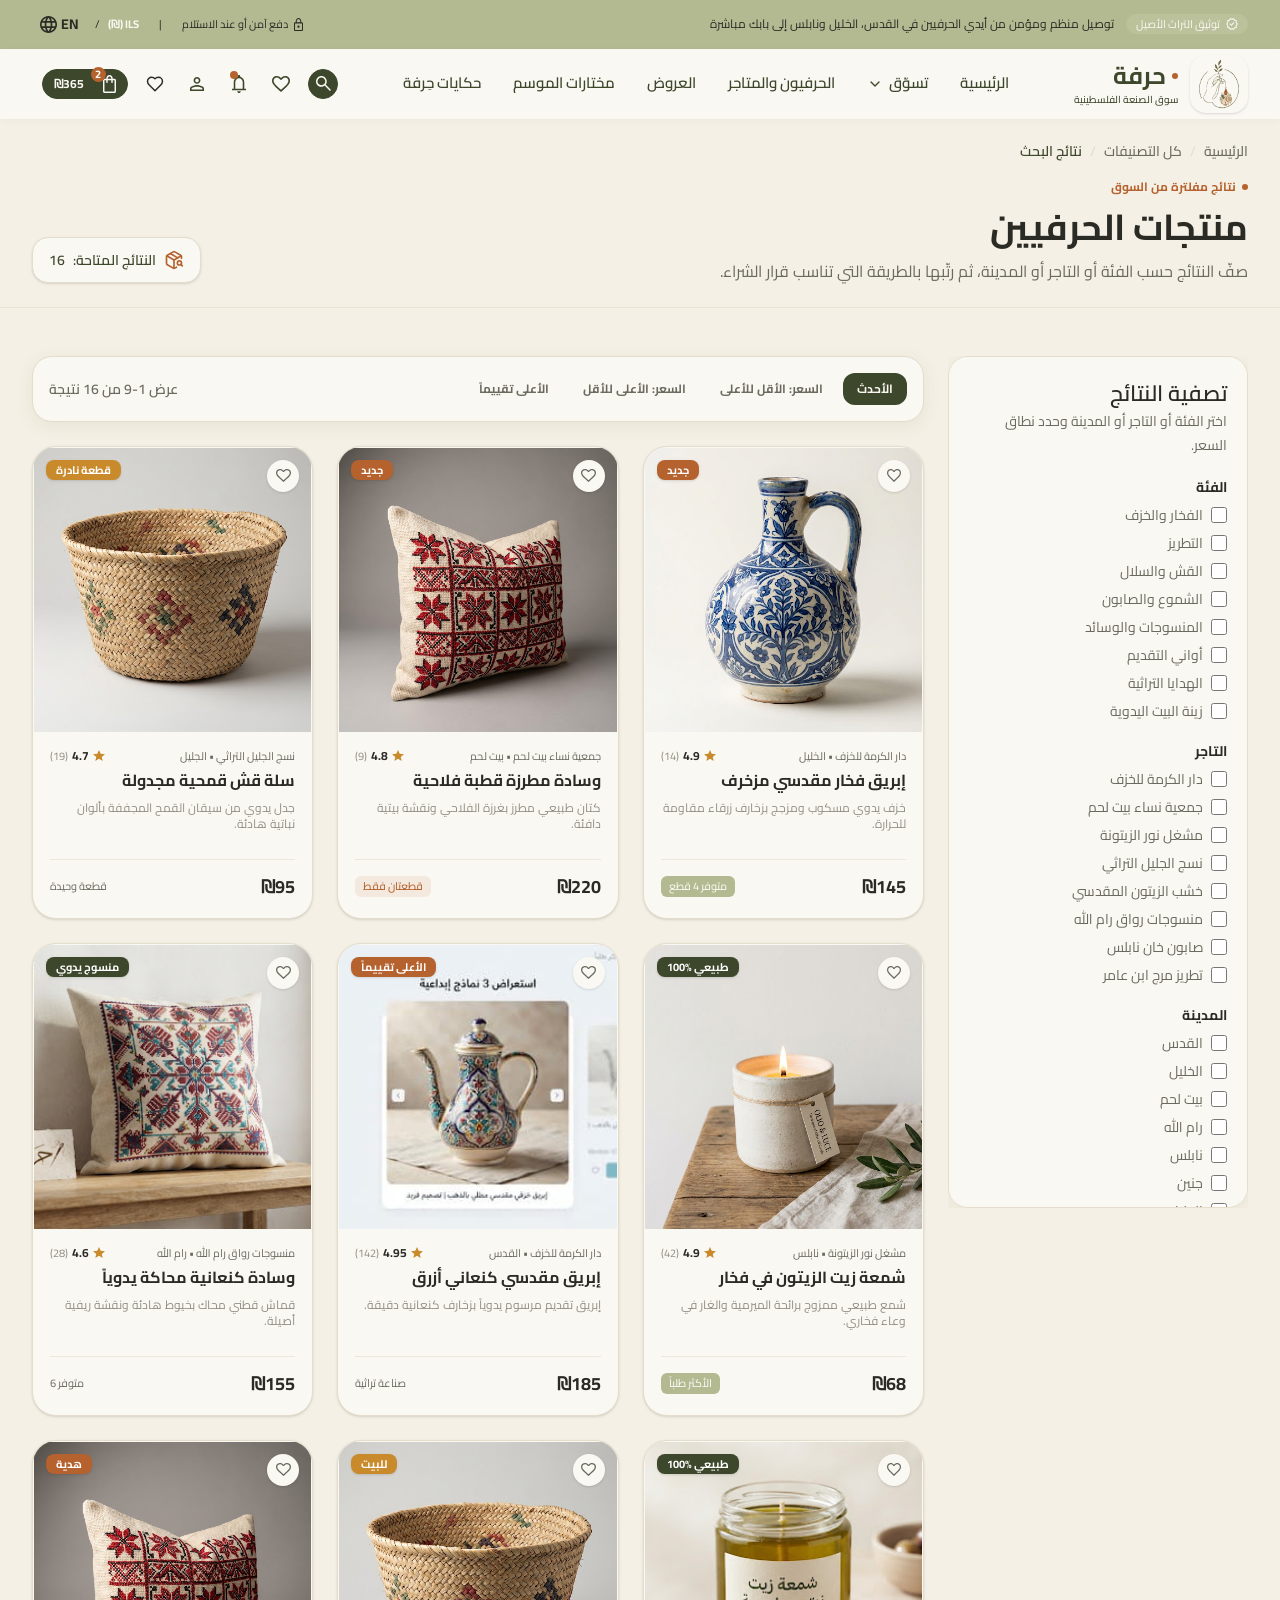
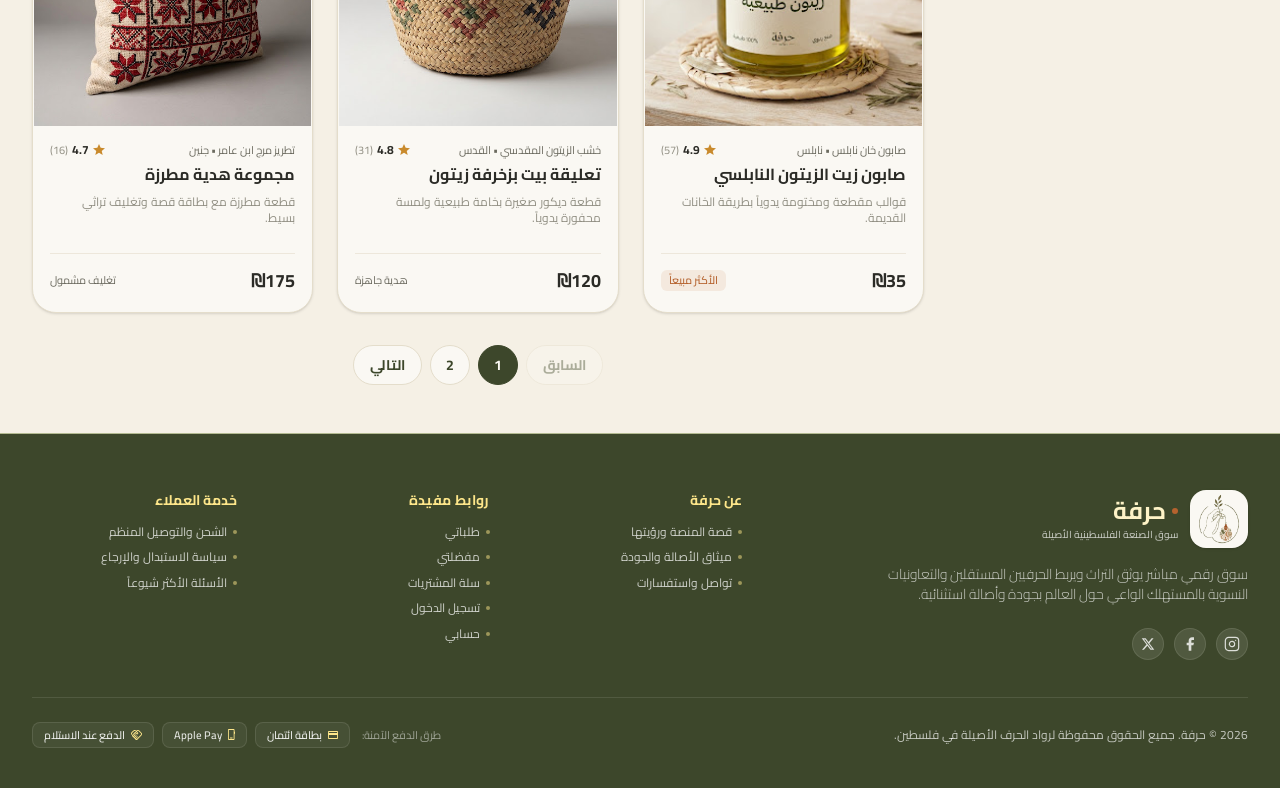
<file: browse.html>
﻿<!DOCTYPE html>
<html lang="ar" dir="rtl" class="scroll-smooth motion-reduce:scroll-auto">

<head>
  <meta charset="UTF-8">
  <meta name="viewport" content="width=device-width, initial-scale=1.0">
  <meta name="description" content="نتائج البحث والتصفية في حرفة - تصفح منتجات الحرفيين والمشاغل الفلسطينية حسب الفئة والتاجر والمدينة والسعر">
  <title>نتائج البحث | حرفة</title>
  <link rel="preconnect" href="https://fonts.googleapis.com">
  <link rel="preconnect" href="https://fonts.gstatic.com" crossorigin>
  <link
    href="https://fonts.googleapis.com/css2?family=Amiri:ital,wght@0,700;1,400&family=Cairo:wght@300;400;500;600;700&family=Noto+Sans+Arabic:wght@400;500;600;700&display=swap"
    rel="stylesheet">
  <link rel="stylesheet" href="assets/css/output.css">
</head>

<body class="browse-page overflow-x-hidden bg-canvas font-cairo text-ink antialiased">
  <div id="toast"
    class="fixed start-4 end-4 top-5 z-[100] mx-auto w-fit max-w-[calc(100%-2rem)] -translate-y-24 rounded-lg bg-olive px-5 py-3 text-sm font-semibold text-white shadow-soft transition-transform duration-300"
    role="status"></div>

  <header class="relative z-50 bg-surface">
    <aside class="bg-sage px-4 py-2 text-ink lg:px-8">
      <div class="mx-auto flex h-[32.667px] max-w-[1280px] items-center justify-center md:justify-between">
        <div class="flex shrink-0 items-center gap-3">
          <div class="flex items-center gap-1.5 rounded-full bg-surface/10 px-2.5 py-0.5">
            <img src="assets/imgs/mcp/header-badge.svg" alt="" class="h-[11.88px] w-[12.441px]">
            <span class="text-[11px] leading-4 text-surface">توثيق التراث الأصيل</span>
          </div>
          <p class="hidden text-xs leading-4 lg:block">توصيل منظم ومؤمن من أيدي الحرفيين في القدس، الخليل ونابلس إلى بابك مباشرة</p>
        </div>
        <div class="hidden shrink-0 items-center gap-5 md:flex">
          <div class="flex items-center gap-1.5">
            <img src="assets/imgs/mcp/header-lock.svg" alt="" class="h-[12.656px] w-[9.687px]">
            <span class="text-[11px] leading-4">دفع آمن أو عند الاستلام</span>
          </div>
          <span class="text-[11px] leading-4">|</span>
          <div class="flex items-center gap-2">
            <span lang="en" class="text-[11px] font-bold leading-4 text-surface">ILS (₪)</span>
            <span class="text-[11px] leading-4">/</span>
            <button id="languageToggle" type="button" class="language-toggle flex items-center gap-1 rounded-lg p-2"
              aria-label="Switch to English">
              <span class="language-label text-sm font-bold leading-[14px]" lang="en">EN</span>
              <img src="assets/imgs/mcp/header-globe.svg" alt="" class="h-[16.667px] w-[16.667px]">
            </button>
          </div>
        </div>
      </div>
    </aside>

    <div class="h-[70px] bg-surface px-4 shadow-[0_2px_7.5px_rgba(43,43,38,.03)] backdrop-blur-[6px] lg:px-8">
      <div class="mx-auto hidden h-full max-w-[1216px] items-center justify-between py-[10px] lg:flex">
        <a href="index.html" class="flex w-[184px] shrink-0 items-center justify-start gap-3"
          aria-label="حرفة الرئيسية">
          <span class="flex h-[58px] w-[58px] items-center justify-center rounded-[16px] bg-surface p-1 shadow-sm"><img
              src="assets/imgs/mcp/header-logo.png" alt="شعار حرفة" class="h-[50px] w-[50px] object-cover"></span>
          <div class="text-start">
            <div class="flex items-center justify-start gap-1.5"><span
                class="h-1.5 w-1.5 rounded-full bg-copper"></span><strong
                class="text-2xl font-bold leading-8 text-olive">حرفة</strong></div><small
              class="block text-[10px] font-medium leading-[15px] text-olive">سوق الصنعة الفلسطينية</small>
          </div>
        </a>

        <nav class="flex shrink-0 items-center gap-8 text-[15px] font-semibold leading-[22.5px] text-olive">
          <a href="index.html" class="py-1">الرئيسية</a>

          <div class="mega-menu group relative py-1">
            <button type="button" class="flex items-center gap-1.5" aria-haspopup="true" aria-expanded="false">
              <span>تسوّق</span>
              <i data-lucide="chevron-down" class="h-4 w-4 transition-transform duration-200 group-[.mega-menu-open]:rotate-180"></i>
            </button>
            <div
              class="mega-menu-panel invisible absolute start-0 top-full z-40 mt-2 flex w-[720px] origin-top-start overflow-hidden rounded-2xl border border-line bg-surface opacity-0 shadow-soft transition-[opacity,transform] duration-150 [transform:scale(.97)] group-[.mega-menu-open]:visible group-[.mega-menu-open]:opacity-100 group-[.mega-menu-open]:[transform:scale(1)]">

              <ul class="w-56 shrink-0 border-e border-line bg-canvas/60 p-2">
                <li>
                  <a href="browse.html?category=pottery" data-mega-category="pottery"
                    class="mega-category-trigger group/item flex items-center justify-between rounded-xl px-3 py-3 text-sm font-semibold text-ink [&.mega-category-active]:bg-surface [&.mega-category-active]:text-copper">
                    <span class="flex items-center gap-2.5">
                      <img src="assets/imgs/mcp/category-ceramics.png" alt="" class="h-8 w-8 shrink-0 rounded-lg object-cover">
                      الفخار والخزف
                    </span>
                    <i data-lucide="chevron-left" class="h-4 w-4 shrink-0 text-muted"></i>
                  </a>
                </li>
                <li>
                  <a href="browse.html?category=embroidery" data-mega-category="embroidery"
                    class="mega-category-trigger group/item flex items-center justify-between rounded-xl px-3 py-3 text-sm font-semibold text-ink [&.mega-category-active]:bg-surface [&.mega-category-active]:text-copper">
                    <span class="flex items-center gap-2.5">
                      <img src="assets/imgs/mcp/category-embroidery.png" alt="" class="h-8 w-8 shrink-0 rounded-lg object-cover">
                      التطريز الفلسطيني
                    </span>
                    <i data-lucide="chevron-left" class="h-4 w-4 shrink-0 text-muted"></i>
                  </a>
                </li>
                <li>
                  <a href="browse.html?category=baskets" data-mega-category="baskets"
                    class="mega-category-trigger group/item flex items-center justify-between rounded-xl px-3 py-3 text-sm font-semibold text-ink [&.mega-category-active]:bg-surface [&.mega-category-active]:text-copper">
                    <span class="flex items-center gap-2.5">
                      <img src="assets/imgs/mcp/category-basket.png" alt="" class="h-8 w-8 shrink-0 rounded-lg object-cover">
                      السلال والقش
                    </span>
                    <i data-lucide="chevron-left" class="h-4 w-4 shrink-0 text-muted"></i>
                  </a>
                </li>
                <li>
                  <a href="browse.html?category=candles-soaps" data-mega-category="candles-soaps"
                    class="mega-category-trigger group/item flex items-center justify-between rounded-xl px-3 py-3 text-sm font-semibold text-ink [&.mega-category-active]:bg-surface [&.mega-category-active]:text-copper">
                    <span class="flex items-center gap-2.5">
                      <img src="assets/imgs/mcp/category-candle.png" alt="" class="h-8 w-8 shrink-0 rounded-lg object-cover">
                      الشموع والصابون
                    </span>
                    <i data-lucide="chevron-left" class="h-4 w-4 shrink-0 text-muted"></i>
                  </a>
                </li>
                <li class="mt-1 border-t border-line pt-1">
                  <a href="categories.html" class="block rounded-xl px-3 py-2.5 text-xs font-bold text-olive hover:bg-surface">استعراض جميع الفئات</a>
                </li>
              </ul>

              <div class="relative min-h-[280px] flex-1 p-5">
                <div data-mega-panel="pottery" class="mega-panel grid grid-cols-3 gap-3">
                  <a href="product.html" class="group/card flex flex-col items-center gap-2.5 rounded-xl p-2.5 text-center hover:bg-canvas">
                    <img src="assets/imgs/mcp/popular-pitcher.png" alt="إبريق مقدسي كنعاني أزرق" class="h-20 w-20 shrink-0 rounded-lg bg-white object-contain p-1.5 shadow-sm transition-transform duration-200 group-hover/card:scale-105">
                    <span>
                      <strong class="block text-xs font-bold leading-4 text-ink">إبريق مقدسي كنعاني أزرق</strong>
                      <small class="mt-1 block text-[11px] text-muted">مشغل دار الكرمة</small>
                    </span>
                  </a>
                  <a href="product.html" class="group/card flex flex-col items-center gap-2.5 rounded-xl p-2.5 text-center hover:bg-canvas">
                    <img src="assets/imgs/mcp/season-candle.png" alt="شمعة زيت الزيتون في وعاء فخاري يدوي" class="h-20 w-20 shrink-0 rounded-lg bg-white object-contain p-1.5 shadow-sm transition-transform duration-200 group-hover/card:scale-105">
                    <span>
                      <strong class="block text-xs font-bold leading-4 text-ink">شمعة زيت الزيتون في وعاء فخاري</strong>
                      <small class="mt-1 block text-[11px] text-muted">مشغل الطين الأصيل • الخليل</small>
                    </span>
                  </a>
                  <a href="product.html" class="group/card flex flex-col items-center gap-2.5 rounded-xl p-2.5 text-center hover:bg-canvas">
                    <img src="assets/imgs/mcp/popular-pitcher.png" alt="إبريق مقدسي كنعاني أزرق" class="h-20 w-20 shrink-0 rounded-lg bg-white object-contain p-1.5 shadow-sm transition-transform duration-200 group-hover/card:scale-105">
                    <span>
                      <strong class="block text-xs font-bold leading-4 text-ink">إبريق مقدسي كنعاني أزرق</strong>
                      <small class="mt-1 block text-[11px] text-muted">مشغل دار الكرمة</small>
                    </span>
                  </a>
                  <a href="product.html" class="group/card flex flex-col items-center gap-2.5 rounded-xl p-2.5 text-center hover:bg-canvas">
                    <img src="assets/imgs/mcp/season-candle.png" alt="شمعة زيت الزيتون في وعاء فخاري يدوي" class="h-20 w-20 shrink-0 rounded-lg bg-white object-contain p-1.5 shadow-sm transition-transform duration-200 group-hover/card:scale-105">
                    <span>
                      <strong class="block text-xs font-bold leading-4 text-ink">شمعة زيت الزيتون في وعاء فخاري</strong>
                      <small class="mt-1 block text-[11px] text-muted">مشغل الطين الأصيل • الخليل</small>
                    </span>
                  </a>
                  <a href="product.html" class="group/card flex flex-col items-center gap-2.5 rounded-xl p-2.5 text-center hover:bg-canvas">
                    <img src="assets/imgs/mcp/popular-pitcher.png" alt="إبريق مقدسي كنعاني أزرق" class="h-20 w-20 shrink-0 rounded-lg bg-white object-contain p-1.5 shadow-sm transition-transform duration-200 group-hover/card:scale-105">
                    <span>
                      <strong class="block text-xs font-bold leading-4 text-ink">إبريق مقدسي كنعاني أزرق</strong>
                      <small class="mt-1 block text-[11px] text-muted">مشغل دار الكرمة</small>
                    </span>
                  </a>
                  <a href="product.html" class="group/card flex flex-col items-center gap-2.5 rounded-xl p-2.5 text-center hover:bg-canvas">
                    <img src="assets/imgs/mcp/season-candle.png" alt="شمعة زيت الزيتون في وعاء فخاري يدوي" class="h-20 w-20 shrink-0 rounded-lg bg-white object-contain p-1.5 shadow-sm transition-transform duration-200 group-hover/card:scale-105">
                    <span>
                      <strong class="block text-xs font-bold leading-4 text-ink">شمعة زيت الزيتون في وعاء فخاري</strong>
                      <small class="mt-1 block text-[11px] text-muted">مشغل الطين الأصيل • الخليل</small>
                    </span>
                  </a>
                </div>
                <div data-mega-panel="embroidery" class="mega-panel hidden grid-cols-3 gap-3">
                  <a href="product.html" class="group/card flex flex-col items-center gap-2.5 rounded-xl p-2.5 text-center hover:bg-canvas">
                    <img src="assets/imgs/mcp/popular-cushion.png" alt="وسادة كنعانية محاكة يدوياً" class="h-20 w-20 shrink-0 rounded-lg bg-white object-contain p-1.5 shadow-sm transition-transform duration-200 group-hover/card:scale-105">
                    <span>
                      <strong class="block text-xs font-bold leading-4 text-ink">وسادة كنعانية محاكة يدوياً</strong>
                      <small class="mt-1 block text-[11px] text-muted">سيدات رام الله</small>
                    </span>
                  </a>
                  <a href="product.html" class="group/card flex flex-col items-center gap-2.5 rounded-xl p-2.5 text-center hover:bg-canvas">
                    <img src="assets/imgs/mcp/season-basket.png" alt="سلة قش فلسطينية من الخليل مجدولة يدوياً" class="h-20 w-20 shrink-0 rounded-lg bg-white object-contain p-1.5 shadow-sm transition-transform duration-200 group-hover/card:scale-105">
                    <span>
                      <strong class="block text-xs font-bold leading-4 text-ink">سلة قش فلسطينية من الخليل</strong>
                      <small class="mt-1 block text-[11px] text-muted">جمعية إحسان بيت لحم</small>
                    </span>
                  </a>
                  <a href="product.html" class="group/card flex flex-col items-center gap-2.5 rounded-xl p-2.5 text-center hover:bg-canvas">
                    <img src="assets/imgs/mcp/popular-cushion.png" alt="وسادة كنعانية محاكة يدوياً" class="h-20 w-20 shrink-0 rounded-lg bg-white object-contain p-1.5 shadow-sm transition-transform duration-200 group-hover/card:scale-105">
                    <span>
                      <strong class="block text-xs font-bold leading-4 text-ink">وسادة كنعانية محاكة يدوياً</strong>
                      <small class="mt-1 block text-[11px] text-muted">سيدات رام الله</small>
                    </span>
                  </a>
                  <a href="product.html" class="group/card flex flex-col items-center gap-2.5 rounded-xl p-2.5 text-center hover:bg-canvas">
                    <img src="assets/imgs/mcp/season-basket.png" alt="سلة قش فلسطينية من الخليل مجدولة يدوياً" class="h-20 w-20 shrink-0 rounded-lg bg-white object-contain p-1.5 shadow-sm transition-transform duration-200 group-hover/card:scale-105">
                    <span>
                      <strong class="block text-xs font-bold leading-4 text-ink">سلة قش فلسطينية من الخليل</strong>
                      <small class="mt-1 block text-[11px] text-muted">جمعية إحسان بيت لحم</small>
                    </span>
                  </a>
                  <a href="product.html" class="group/card flex flex-col items-center gap-2.5 rounded-xl p-2.5 text-center hover:bg-canvas">
                    <img src="assets/imgs/mcp/popular-cushion.png" alt="وسادة كنعانية محاكة يدوياً" class="h-20 w-20 shrink-0 rounded-lg bg-white object-contain p-1.5 shadow-sm transition-transform duration-200 group-hover/card:scale-105">
                    <span>
                      <strong class="block text-xs font-bold leading-4 text-ink">وسادة كنعانية محاكة يدوياً</strong>
                      <small class="mt-1 block text-[11px] text-muted">سيدات رام الله</small>
                    </span>
                  </a>
                  <a href="product.html" class="group/card flex flex-col items-center gap-2.5 rounded-xl p-2.5 text-center hover:bg-canvas">
                    <img src="assets/imgs/mcp/season-basket.png" alt="سلة قش فلسطينية من الخليل مجدولة يدوياً" class="h-20 w-20 shrink-0 rounded-lg bg-white object-contain p-1.5 shadow-sm transition-transform duration-200 group-hover/card:scale-105">
                    <span>
                      <strong class="block text-xs font-bold leading-4 text-ink">سلة قش فلسطينية من الخليل</strong>
                      <small class="mt-1 block text-[11px] text-muted">جمعية إحسان بيت لحم</small>
                    </span>
                  </a>
                </div>
                <div data-mega-panel="baskets" class="mega-panel hidden grid-cols-3 gap-3">
                  <a href="product.html" class="group/card flex flex-col items-center gap-2.5 rounded-xl p-2.5 text-center hover:bg-canvas">
                    <img src="assets/imgs/mcp/popular-basket.png" alt="سلة طعام قشية بزخارف ملونة" class="h-20 w-20 shrink-0 rounded-lg bg-white object-contain p-1.5 shadow-sm transition-transform duration-200 group-hover/card:scale-105">
                    <span>
                      <strong class="block text-xs font-bold leading-4 text-ink">سلة طعام قشية بزخارف ملونة</strong>
                      <small class="mt-1 block text-[11px] text-muted">تعاونية الأغوار</small>
                    </span>
                  </a>
                  <a href="product.html" class="group/card flex flex-col items-center gap-2.5 rounded-xl p-2.5 text-center hover:bg-canvas">
                    <img src="assets/imgs/mcp/season-pitcher.png" alt="إبريق فخار مقدسي مزخرف يدوياً" class="h-20 w-20 shrink-0 rounded-lg bg-white object-contain p-1.5 shadow-sm transition-transform duration-200 group-hover/card:scale-105">
                    <span>
                      <strong class="block text-xs font-bold leading-4 text-ink">إبريق فخار مقدسي مزخرف يدوياً</strong>
                      <small class="mt-1 block text-[11px] text-muted">تعاونية سيدات أريحا</small>
                    </span>
                  </a>
                  <a href="product.html" class="group/card flex flex-col items-center gap-2.5 rounded-xl p-2.5 text-center hover:bg-canvas">
                    <img src="assets/imgs/mcp/popular-basket.png" alt="سلة طعام قشية بزخارف ملونة" class="h-20 w-20 shrink-0 rounded-lg bg-white object-contain p-1.5 shadow-sm transition-transform duration-200 group-hover/card:scale-105">
                    <span>
                      <strong class="block text-xs font-bold leading-4 text-ink">سلة طعام قشية بزخارف ملونة</strong>
                      <small class="mt-1 block text-[11px] text-muted">تعاونية الأغوار</small>
                    </span>
                  </a>
                  <a href="product.html" class="group/card flex flex-col items-center gap-2.5 rounded-xl p-2.5 text-center hover:bg-canvas">
                    <img src="assets/imgs/mcp/season-pitcher.png" alt="إبريق فخار مقدسي مزخرف يدوياً" class="h-20 w-20 shrink-0 rounded-lg bg-white object-contain p-1.5 shadow-sm transition-transform duration-200 group-hover/card:scale-105">
                    <span>
                      <strong class="block text-xs font-bold leading-4 text-ink">إبريق فخار مقدسي مزخرف يدوياً</strong>
                      <small class="mt-1 block text-[11px] text-muted">تعاونية سيدات أريحا</small>
                    </span>
                  </a>
                  <a href="product.html" class="group/card flex flex-col items-center gap-2.5 rounded-xl p-2.5 text-center hover:bg-canvas">
                    <img src="assets/imgs/mcp/popular-basket.png" alt="سلة طعام قشية بزخارف ملونة" class="h-20 w-20 shrink-0 rounded-lg bg-white object-contain p-1.5 shadow-sm transition-transform duration-200 group-hover/card:scale-105">
                    <span>
                      <strong class="block text-xs font-bold leading-4 text-ink">سلة طعام قشية بزخارف ملونة</strong>
                      <small class="mt-1 block text-[11px] text-muted">تعاونية الأغوار</small>
                    </span>
                  </a>
                  <a href="product.html" class="group/card flex flex-col items-center gap-2.5 rounded-xl p-2.5 text-center hover:bg-canvas">
                    <img src="assets/imgs/mcp/season-pitcher.png" alt="إبريق فخار مقدسي مزخرف يدوياً" class="h-20 w-20 shrink-0 rounded-lg bg-white object-contain p-1.5 shadow-sm transition-transform duration-200 group-hover/card:scale-105">
                    <span>
                      <strong class="block text-xs font-bold leading-4 text-ink">إبريق فخار مقدسي مزخرف يدوياً</strong>
                      <small class="mt-1 block text-[11px] text-muted">تعاونية سيدات أريحا</small>
                    </span>
                  </a>
                </div>
                <div data-mega-panel="candles-soaps" class="mega-panel hidden grid-cols-3 gap-3">
                  <a href="product.html" class="group/card flex flex-col items-center gap-2.5 rounded-xl p-2.5 text-center hover:bg-canvas">
                    <img src="assets/imgs/mcp/popular-candle.png" alt="شمعة زيت زيتون في فخار ريفي" class="h-20 w-20 shrink-0 rounded-lg bg-white object-contain p-1.5 shadow-sm transition-transform duration-200 group-hover/card:scale-105">
                    <span>
                      <strong class="block text-xs font-bold leading-4 text-ink">شمعة زيت زيتون في فخار ريفي</strong>
                      <small class="mt-1 block text-[11px] text-muted">معصرة برقين</small>
                    </span>
                  </a>
                  <a href="product.html" class="group/card flex flex-col items-center gap-2.5 rounded-xl p-2.5 text-center hover:bg-canvas">
                    <img src="assets/imgs/mcp/season-cushion.png" alt="وسادة تطريز فلسطيني يدوي خيوط حرير" class="h-20 w-20 shrink-0 rounded-lg bg-white object-contain p-1.5 shadow-sm transition-transform duration-200 group-hover/card:scale-105">
                    <span>
                      <strong class="block text-xs font-bold leading-4 text-ink">وسادة تطريز خيوط حرير طبيعي</strong>
                      <small class="mt-1 block text-[11px] text-muted">تعاونية نساء نابلس</small>
                    </span>
                  </a>
                  <a href="product.html" class="group/card flex flex-col items-center gap-2.5 rounded-xl p-2.5 text-center hover:bg-canvas">
                    <img src="assets/imgs/mcp/popular-candle.png" alt="شمعة زيت زيتون في فخار ريفي" class="h-20 w-20 shrink-0 rounded-lg bg-white object-contain p-1.5 shadow-sm transition-transform duration-200 group-hover/card:scale-105">
                    <span>
                      <strong class="block text-xs font-bold leading-4 text-ink">شمعة زيت زيتون في فخار ريفي</strong>
                      <small class="mt-1 block text-[11px] text-muted">معصرة برقين</small>
                    </span>
                  </a>
                  <a href="product.html" class="group/card flex flex-col items-center gap-2.5 rounded-xl p-2.5 text-center hover:bg-canvas">
                    <img src="assets/imgs/mcp/season-cushion.png" alt="وسادة تطريز فلسطيني يدوي خيوط حرير" class="h-20 w-20 shrink-0 rounded-lg bg-white object-contain p-1.5 shadow-sm transition-transform duration-200 group-hover/card:scale-105">
                    <span>
                      <strong class="block text-xs font-bold leading-4 text-ink">وسادة تطريز خيوط حرير طبيعي</strong>
                      <small class="mt-1 block text-[11px] text-muted">تعاونية نساء نابلس</small>
                    </span>
                  </a>
                  <a href="product.html" class="group/card flex flex-col items-center gap-2.5 rounded-xl p-2.5 text-center hover:bg-canvas">
                    <img src="assets/imgs/mcp/popular-candle.png" alt="شمعة زيت زيتون في فخار ريفي" class="h-20 w-20 shrink-0 rounded-lg bg-white object-contain p-1.5 shadow-sm transition-transform duration-200 group-hover/card:scale-105">
                    <span>
                      <strong class="block text-xs font-bold leading-4 text-ink">شمعة زيت زيتون في فخار ريفي</strong>
                      <small class="mt-1 block text-[11px] text-muted">معصرة برقين</small>
                    </span>
                  </a>
                  <a href="product.html" class="group/card flex flex-col items-center gap-2.5 rounded-xl p-2.5 text-center hover:bg-canvas">
                    <img src="assets/imgs/mcp/season-cushion.png" alt="وسادة تطريز فلسطيني يدوي خيوط حرير" class="h-20 w-20 shrink-0 rounded-lg bg-white object-contain p-1.5 shadow-sm transition-transform duration-200 group-hover/card:scale-105">
                    <span>
                      <strong class="block text-xs font-bold leading-4 text-ink">وسادة تطريز خيوط حرير طبيعي</strong>
                      <small class="mt-1 block text-[11px] text-muted">تعاونية نساء نابلس</small>
                    </span>
                  </a>
                </div>
              </div>
            </div>
          </div>

          <a href="vendors.html" class="py-1">الحرفيون والمتاجر</a>
          <a href="browse.html?sale=1" class="py-1">العروض</a>
          <a href="index.html#season" class="py-1">مختارات الموسم</a>
          <a href="index.html#artisans" class="py-1">حكايات حِرفة</a>
        </nav>

        <div class="flex h-[50px] shrink-0 items-center gap-3 p-[10px]">
          <button id="searchButton"
            class="flex h-[30px] w-[30px] items-center justify-center overflow-hidden rounded-full border border-olive bg-olive p-px"
            aria-label="بحث"><img src="assets/imgs/mcp/header-search-exact.svg" alt=""
              class="h-[28.667px] w-[14.663px] max-w-none"></button>
          <a href="dashboard/index.html" class="flex h-[30px] w-[30px] items-center justify-center rounded-full" aria-label="الحساب"><img
              src="assets/imgs/mcp/header-user.svg" alt="" class="h-[16.283px] w-[17.875px]"></a>
          <button class="relative flex h-[30px] w-[30px] items-center justify-center rounded-full"
            aria-label="الإشعارات"><img src="assets/imgs/mcp/header-bell.svg" alt=""
              class="h-[17.963px] w-[14.208px]"><span
              class="absolute end-[5.42px] top-[2.33px] h-2 w-2 rounded-full bg-copper"></span></button>
          <button class="flex h-[30px] w-[30px] items-center justify-center rounded-full" aria-label="المشاهدة"><img
              src="assets/imgs/mcp/header-eye.svg" alt="" class="h-[14.032px] w-[14.208px]"></button>
          <a href="dashboard/favorites.html" class="flex h-[30px] w-[30px] items-center justify-center rounded-full" aria-label="مفضلتي"><i data-lucide="heart" class="h-[18px] w-[18px]"></i></a>
          <button id="cartButton"
            class="relative flex h-[30px] w-[86.208px] items-center justify-center gap-2.5 rounded-full border border-olive bg-olive px-[11px] text-surface"
            aria-label="سلة المشتريات">
            <span class="relative"><img src="assets/imgs/mcp/header-cart.svg" alt=""
                class="h-[17.875px] w-[14.208px]"><bdi id="cartCount"
                class="absolute start-[-12px] top-[-7.73px] flex h-[15px] min-w-[15px] items-center justify-center rounded-full bg-copper px-1 text-[11px] font-bold leading-[11px] text-white">2</bdi></span>
            <bdi id="cartTotal" class="w-10 text-start text-xs font-bold leading-3">₪365</bdi>
          </button>
        </div>
      </div>

      <div class="flex h-full items-center justify-between lg:hidden">
        <a href="index.html"
          class="flex h-[52px] w-[52px] items-center justify-center rounded-[16px] bg-surface p-1 shadow-sm"
          aria-label="حرفة الرئيسية"><img src="assets/imgs/mcp/header-logo.png" alt="شعار حرفة"
            class="h-11 w-11 object-cover"></a>
        <div class="flex items-center gap-1"><button type="button"
            class="language-toggle flex h-9 items-center gap-1 rounded-full px-2 text-xs font-bold text-olive"
            aria-label="Switch to English"><span class="language-label" lang="en">EN</span><img
              src="assets/imgs/mcp/header-globe.svg" alt="" class="h-4 w-4"></button><button id="mobileSearchButton"
            class="flex h-9 w-9 items-center justify-center overflow-hidden rounded-full border border-olive bg-olive"
            aria-label="بحث"><img src="assets/imgs/mcp/header-search-exact.svg" alt=""
              class="h-[28.667px] w-[14.663px] max-w-none"></button><button id="menuButton"
            class="flex h-9 w-9 items-center justify-center rounded-full" aria-label="القائمة"><i data-lucide="menu"
              class="h-5 w-5"></i></button></div>
      </div>
    </div>

    <div id="mobileMenu" class="hidden border-t border-line bg-surface px-5 py-4 lg:hidden">
      <nav class="grid gap-1 text-sm font-semibold">
        <a href="index.html" class="py-2">الرئيسية</a>

        <div class="mobile-nav-dropdown">
          <button type="button" class="mobile-nav-dropdown-toggle flex w-full items-center justify-between py-2"
            aria-expanded="false">
            <span>تسوّق</span>
            <i data-lucide="chevron-down" class="h-4 w-4 transition-transform duration-200"></i>
          </button>
          <div class="mobile-nav-dropdown-panel hidden ps-4">
            <a href="browse.html?category=pottery" class="block py-2 text-muted">الفخار والخزف</a>
            <a href="browse.html?category=embroidery" class="block py-2 text-muted">التطريز الفلسطيني</a>
            <a href="browse.html?category=baskets" class="block py-2 text-muted">السلال والقش</a>
            <a href="browse.html?category=candles-soaps" class="block py-2 text-muted">الشموع والصابون</a>
            <a href="categories.html" class="block py-2 font-bold text-olive">استعراض جميع الفئات</a>
          </div>
        </div>

        <a href="vendors.html" class="py-2">الحرفيون والمتاجر</a>
        <a href="browse.html?sale=1" class="py-2">العروض</a>
        <a href="index.html#season" class="py-2">مختارات الموسم</a>
        <a href="index.html#artisans" class="py-2">حكايات حِرفة</a>
        <a href="dashboard/favorites.html" class="py-2">مفضلتي</a>
      </nav>
    </div>
  </header>

  <div id="searchPanel" class="fixed start-0 end-0 top-0 bottom-0 z-[80] hidden bg-ink/50 p-4 backdrop-blur-sm">
    <div class="mx-auto mt-24 max-w-2xl rounded-lg bg-surface p-5 shadow-soft">
      <div class="flex items-center gap-3 border-b border-line pb-4">
        <i data-lucide="search" class="h-5 w-5 text-muted"></i>
        <input id="globalSearch" type="search" placeholder="ابحث عن قطعة، حرفة، أو مشغل..."
          class="w-full bg-transparent text-base outline-none">
        <button id="closeSearch" class="flex h-8 w-8 items-center justify-center rounded-full hover:bg-canvas"
          aria-label="إغلاق"><i data-lucide="x" class="h-4 w-4"></i></button>
      </div>
      <p class="pt-4 text-xs text-muted">جرّب: تطريز، فخار، قش، شموع</p>
    </div>
  </div>

  <main>
    <section class="border-b border-line/60 bg-canvas px-4 py-6 lg:px-8">
      <div class="mx-auto flex max-w-[1216px] flex-col gap-5">
        <nav class="flex flex-wrap items-center gap-2 text-xs font-medium leading-4 text-muted sm:text-sm"
          aria-label="مسار الصفحة">
          <a href="index.html" class="hover:text-olive">الرئيسية</a>
          <span class="text-line">/</span>
          <a href="categories.html" class="hover:text-olive">كل التصنيفات</a>
          <span class="text-line">/</span>
          <span id="breadcrumbCurrent" class="font-semibold text-olive">نتائج البحث</span>
        </nav>
        <div class="flex flex-col gap-4 lg:flex-row lg:items-end lg:justify-between">
          <div class="max-w-3xl text-start">
            <p class="flex items-center gap-1.5 text-xs font-bold uppercase leading-4 text-copper"><span
                class="h-1.5 w-1.5 rounded-full bg-copper"></span>نتائج مفلترة من السوق</p>
            <h1 class="pt-2 text-[30px] font-bold leading-9 text-ink sm:text-4xl sm:leading-[48px]">منتجات الحرفيين</h1>
            <p class="pt-2 text-sm leading-6 text-muted sm:text-base">صفّ النتائج حسب الفئة أو التاجر أو المدينة، ثم رتّبها بالطريقة التي تناسب قرار الشراء.</p>
          </div>
          <div class="flex items-center gap-2 rounded-[16px] border border-line bg-surface px-4 py-3 text-sm font-semibold text-olive shadow-sm">
            <i data-lucide="package-search" class="h-5 w-5 text-copper"></i>
            <span>النتائج المتاحة:</span>
            <bdi id="resultCount">0</bdi>
          </div>
        </div>
      </div>
    </section>

    <section id="resultsPanel" class="bg-canvas px-4 py-10 sm:py-12 lg:px-8">
      <div
        class="reveal opacity-100 translate-y-0 transition-[opacity,transform] duration-[650ms] ease-out sm:translate-y-[22px] sm:opacity-0 motion-reduce:sm:translate-y-0 motion-reduce:sm:opacity-100 mx-auto flex max-w-[1216px] flex-col gap-6">
        <button id="browseFilterToggle" type="button"
          class="inline-flex w-fit items-center justify-center gap-2 rounded-[16px] border border-line bg-surface px-4 py-2.5 text-sm font-bold text-olive shadow-sm lg:hidden"
          aria-controls="browseFilterPanel" aria-expanded="false">
          <i data-lucide="sliders-horizontal" class="h-4 w-4"></i>
          <span>الفلاتر</span>
        </button>

        <div class="flex flex-col gap-6 lg:flex-row lg:items-start">
          <aside id="browseFilterPanel" class="hidden lg:sticky lg:top-6 lg:flex lg:w-[300px] lg:shrink-0 lg:flex-col lg:overflow-hidden lg:max-h-[calc(100vh-3rem)]">
            <form id="browseFilters"
              class="scroll-thin flex min-h-0 flex-1 flex-col gap-5 overflow-y-auto rounded-[20px] border border-line bg-surface p-4 shadow-card sm:p-5"
              aria-label="فلاتر نتائج المنتجات">
              <div class="text-start">
                <h2 class="text-[22px] font-semibold leading-8 text-ink">تصفية النتائج</h2>
                <p class="text-sm leading-6 text-muted">اختر الفئة أو التاجر أو المدينة وحدد نطاق السعر.</p>
              </div>

              <fieldset class="min-w-0">
                <legend class="pb-2 text-start text-sm font-bold text-ink">الفئة</legend>
                <div class="grid gap-2 text-sm text-muted">
                  <label class="flex items-center gap-2"><input id="categoryPottery" name="category" value="pottery" type="checkbox"
                      class="h-4 w-4 accent-olive"><span>الفخار والخزف</span></label>
                  <label class="flex items-center gap-2"><input id="categoryEmbroidery" name="category" value="embroidery" type="checkbox"
                      class="h-4 w-4 accent-olive"><span>التطريز</span></label>
                  <label class="flex items-center gap-2"><input id="categoryBaskets" name="category" value="baskets" type="checkbox"
                      class="h-4 w-4 accent-olive"><span>القش والسلال</span></label>
                  <label class="flex items-center gap-2"><input id="categoryCandles" name="category" value="candles-soaps" type="checkbox"
                      class="h-4 w-4 accent-olive"><span>الشموع والصابون</span></label>
                  <label class="flex items-center gap-2"><input id="categoryTextiles" name="category" value="textiles" type="checkbox"
                      class="h-4 w-4 accent-olive"><span>المنسوجات والوسائد</span></label>
                  <label class="flex items-center gap-2"><input id="categoryTableware" name="category" value="tableware" type="checkbox"
                      class="h-4 w-4 accent-olive"><span>أواني التقديم</span></label>
                  <label class="flex items-center gap-2"><input id="categoryGifts" name="category" value="gifts" type="checkbox"
                      class="h-4 w-4 accent-olive"><span>الهدايا التراثية</span></label>
                  <label class="flex items-center gap-2"><input id="categoryHomeDecor" name="category" value="home-decor" type="checkbox"
                      class="h-4 w-4 accent-olive"><span>زينة البيت اليدوية</span></label>
                </div>
              </fieldset>

              <fieldset class="min-w-0">
                <legend class="pb-2 text-start text-sm font-bold text-ink">التاجر</legend>
                <div class="grid gap-2 text-sm text-muted">
                  <label class="flex items-center gap-2"><input id="vendorKarma" name="vendor" value="dar-al-karma" type="checkbox"
                      class="h-4 w-4 accent-olive"><span>دار الكرمة للخزف</span></label>
                  <label class="flex items-center gap-2"><input id="vendorBethlehem" name="vendor" value="bethlehem-women" type="checkbox"
                      class="h-4 w-4 accent-olive"><span>جمعية نساء بيت لحم</span></label>
                  <label class="flex items-center gap-2"><input id="vendorNoor" name="vendor" value="noor-alzaytouna" type="checkbox"
                      class="h-4 w-4 accent-olive"><span>مشغل نور الزيتونة</span></label>
                  <label class="flex items-center gap-2"><input id="vendorJalil" name="vendor" value="jalil-weaving" type="checkbox"
                      class="h-4 w-4 accent-olive"><span>نسج الجليل التراثي</span></label>
                  <label class="flex items-center gap-2"><input id="vendorOlivewood" name="vendor" value="jerusalem-olivewood" type="checkbox"
                      class="h-4 w-4 accent-olive"><span>خشب الزيتون المقدسي</span></label>
                  <label class="flex items-center gap-2"><input id="vendorRawaq" name="vendor" value="rawaq-ramallah" type="checkbox"
                      class="h-4 w-4 accent-olive"><span>منسوجات رواق رام الله</span></label>
                  <label class="flex items-center gap-2"><input id="vendorSoap" name="vendor" value="khan-nablus-soap" type="checkbox"
                      class="h-4 w-4 accent-olive"><span>صابون خان نابلس</span></label>
                  <label class="flex items-center gap-2"><input id="vendorMarj" name="vendor" value="marj-embroidery" type="checkbox"
                      class="h-4 w-4 accent-olive"><span>تطريز مرج ابن عامر</span></label>
                </div>
              </fieldset>

              <fieldset class="min-w-0">
                <legend class="pb-2 text-start text-sm font-bold text-ink">المدينة</legend>
                <div class="grid gap-2 text-sm text-muted">
                  <label class="flex items-center gap-2"><input id="cityJerusalem" name="city" value="jerusalem" type="checkbox"
                      class="h-4 w-4 accent-olive"><span>القدس</span></label>
                  <label class="flex items-center gap-2"><input id="cityHebron" name="city" value="hebron" type="checkbox"
                      class="h-4 w-4 accent-olive"><span>الخليل</span></label>
                  <label class="flex items-center gap-2"><input id="cityBethlehem" name="city" value="bethlehem" type="checkbox"
                      class="h-4 w-4 accent-olive"><span>بيت لحم</span></label>
                  <label class="flex items-center gap-2"><input id="cityRamallah" name="city" value="ramallah" type="checkbox"
                      class="h-4 w-4 accent-olive"><span>رام الله</span></label>
                  <label class="flex items-center gap-2"><input id="cityNablus" name="city" value="nablus" type="checkbox"
                      class="h-4 w-4 accent-olive"><span>نابلس</span></label>
                  <label class="flex items-center gap-2"><input id="cityJenin" name="city" value="jenin" type="checkbox"
                      class="h-4 w-4 accent-olive"><span>جنين</span></label>
                  <label class="flex items-center gap-2"><input id="cityGalilee" name="city" value="galilee" type="checkbox"
                      class="h-4 w-4 accent-olive"><span>الجليل</span></label>
                </div>
              </fieldset>

              <fieldset class="min-w-0">
                <legend class="pb-2 text-start text-sm font-bold text-ink">السعر</legend>
                <div class="grid gap-2">
                  <label for="priceMin" class="text-start text-xs font-semibold text-muted">من</label>
                  <input id="priceMin" name="priceMin" type="number" min="0" inputmode="numeric" placeholder="أدنى"
                    class="h-10 rounded-[12px] border border-line bg-canvas px-3 text-start text-sm outline-none focus:border-sage">
                  <label for="priceMax" class="text-start text-xs font-semibold text-muted">إلى</label>
                  <input id="priceMax" name="priceMax" type="number" min="0" inputmode="numeric" placeholder="أعلى"
                    class="h-10 rounded-[12px] border border-line bg-canvas px-3 text-start text-sm outline-none focus:border-sage">
                  <button id="applyPriceFilter" type="button"
                    class="mt-1 inline-flex h-10 items-center justify-center gap-2 rounded-[14px] bg-sage px-4 text-xs font-bold text-ink hover:bg-[#a7af82]">
                    <i data-lucide="sliders-horizontal" class="h-4 w-4"></i>
                    <span>تطبيق السعر</span>
                  </button>
                </div>
              </fieldset>

              <button id="clearAllFilters" type="button"
                class="hidden w-full items-center justify-center gap-2 rounded-[14px] border border-line bg-canvas px-4 py-2.5 text-xs font-bold text-olive hover:border-sage">
                <i data-lucide="rotate-ccw" class="h-4 w-4"></i>
                <span>إعادة ضبط الكل</span>
              </button>
            </form>
          </aside>

          <div class="flex min-w-0 flex-1 flex-col gap-6">
            <div id="activeFilters" class="hidden flex-wrap items-center gap-2"></div>

            <div class="flex flex-col gap-3 rounded-[20px] border border-line bg-surface p-3 shadow-card sm:flex-row sm:items-center sm:justify-between sm:p-4">
              <div id="sortTabs" class="flex flex-wrap items-center gap-1.5" role="tablist" aria-label="ترتيب النتائج">
                <button type="button" data-sort="newest"
                  class="sort-tab rounded-[12px] px-3.5 py-2 text-xs font-bold text-muted hover:text-olive [&.sort-tab-active]:bg-olive [&.sort-tab-active]:text-surface">الأحدث</button>
                <button type="button" data-sort="price-asc"
                  class="sort-tab rounded-[12px] px-3.5 py-2 text-xs font-bold text-muted hover:text-olive [&.sort-tab-active]:bg-olive [&.sort-tab-active]:text-surface">السعر: الأقل للأعلى</button>
                <button type="button" data-sort="price-desc"
                  class="sort-tab rounded-[12px] px-3.5 py-2 text-xs font-bold text-muted hover:text-olive [&.sort-tab-active]:bg-olive [&.sort-tab-active]:text-surface">السعر: الأعلى للأقل</button>
                <button type="button" data-sort="rating-desc"
                  class="sort-tab rounded-[12px] px-3.5 py-2 text-xs font-bold text-muted hover:text-olive [&.sort-tab-active]:bg-olive [&.sort-tab-active]:text-surface">الأعلى تقييماً</button>
              </div>
              <p id="pageSummary" class="text-start text-sm font-semibold text-muted">عرض <bdi>1</bdi>-<bdi>9</bdi> من <bdi>16</bdi> نتيجة</p>
            </div>

        <div id="productGrid" class="grid grid-cols-1 gap-4 sm:grid-cols-2 sm:gap-6 xl:grid-cols-3">
          <article
            class="product-card group flex h-[473px] flex-col overflow-hidden rounded-[24px] border border-line bg-surface p-px shadow-sm"
            data-category="pottery" data-vendor="dar-al-karma" data-city="hebron" data-price="145" data-rating="4.9" data-date="116">
            <div class="relative h-[284px] shrink-0 overflow-hidden"><img src="assets/imgs/mcp/arrival-pitcher.png"
                alt="إبريق فخار مقدسي مزخرف" class="h-full w-full object-cover transition-transform duration-500 ease-out group-hover:scale-[1.045]"><span
                class="absolute end-3 top-3 rounded-lg bg-copper px-2.5 py-0.5 text-[11px] font-bold leading-[16.5px] text-white shadow-sm">جديد</span><button
                class="favorite absolute start-3 top-3 flex h-8 w-8 items-center justify-center rounded-full bg-surface shadow-sm"
                aria-label="إضافة إبريق الفخار إلى المفضلة"><img src="assets/imgs/mcp/arrival-heart.svg" alt=""
                  class="h-[13.323px] w-[14.625px]"></button><button
                class="add-cart absolute start-3 end-3 bottom-3 flex translate-y-0 items-center justify-center gap-2 rounded-[16px] bg-sage px-4 py-2.5 text-xs font-bold text-ink opacity-100 shadow-md transition-all sm:translate-y-2 sm:opacity-0 group-hover:translate-y-0 group-hover:opacity-100"
                data-price="145"><span>إضافة إلى السلة</span><img src="assets/imgs/mcp/arrival-cart.svg" alt=""
                  class="h-[13.103px] w-[12.918px]"></button></div>
            <div class="flex min-h-0 flex-1 flex-col p-4">
              <div class="flex items-center justify-between gap-2 pb-1 text-[11px] leading-4 text-muted"><span>دار الكرمة للخزف • الخليل</span><span
                  class="flex items-center gap-1"><img src="assets/imgs/mcp/arrival-star.svg" alt="" class="h-[11px] w-3"><bdi
                    class="text-xs font-bold text-ink">4.9</bdi><bdi class="text-[#918f83]">(14)</bdi></span></div>
              <a href="product.html"><h3 class="pb-2 text-start text-base font-bold leading-6 text-ink">إبريق فخار مقدسي مزخرف</h3></a>
              <p class="pb-3 text-start text-xs leading-4 text-[#918f83]">خزف يدوي مسكوب ومزجج بزخارف زرقاء مقاومة للحرارة.</p>
              <div class="mt-auto flex items-center justify-between gap-3 border-t border-line/60 pt-[13px]"><bdi
                  class="text-lg font-bold leading-7 text-ink">₪145</bdi><span
                  class="rounded-md bg-sage px-2 py-0.5 text-[11px] font-medium leading-[16.5px] text-surface">متوفر <bdi>4</bdi> قطع</span></div>
            </div>
          </article>

          <article
            class="product-card group flex h-[473px] flex-col overflow-hidden rounded-[24px] border border-line bg-surface p-px shadow-sm"
            data-category="embroidery" data-vendor="bethlehem-women" data-city="bethlehem" data-price="220" data-rating="4.8" data-date="115">
            <div class="relative h-[284px] shrink-0 overflow-hidden"><img src="assets/imgs/mcp/arrival-cushion.png"
                alt="وسادة مطرزة قطبة فلاحية" class="h-full w-full object-cover transition-transform duration-500 ease-out group-hover:scale-[1.045]"><span
                class="absolute end-3 top-3 rounded-lg bg-copper px-2.5 py-0.5 text-[11px] font-bold leading-[16.5px] text-white shadow-sm">جديد</span><button
                class="favorite absolute start-3 top-3 flex h-8 w-8 items-center justify-center rounded-full bg-surface shadow-sm"
                aria-label="إضافة الوسادة إلى المفضلة"><img src="assets/imgs/mcp/arrival-heart.svg" alt=""
                  class="h-[13.323px] w-[14.625px]"></button><button
                class="add-cart absolute start-3 end-3 bottom-3 flex translate-y-0 items-center justify-center gap-2 rounded-[16px] bg-sage px-4 py-2.5 text-xs font-bold text-ink opacity-100 shadow-md transition-all sm:translate-y-2 sm:opacity-0 group-hover:translate-y-0 group-hover:opacity-100"
                data-price="220"><span>إضافة إلى السلة</span><img src="assets/imgs/mcp/arrival-cart.svg" alt=""
                  class="h-[13.103px] w-[12.918px]"></button></div>
            <div class="flex min-h-0 flex-1 flex-col p-4">
              <div class="flex items-center justify-between gap-2 pb-1 text-[11px] leading-4 text-muted"><span>جمعية نساء بيت لحم • بيت لحم</span><span
                  class="flex items-center gap-1"><img src="assets/imgs/mcp/arrival-star.svg" alt="" class="h-[11px] w-3"><bdi
                    class="text-xs font-bold text-ink">4.8</bdi><bdi class="text-[#918f83]">(9)</bdi></span></div>
              <a href="product.html"><h3 class="pb-2 text-start text-base font-bold leading-6 text-ink">وسادة مطرزة قطبة فلاحية</h3></a>
              <p class="pb-3 text-start text-xs leading-4 text-[#918f83]">كتان طبيعي مطرز بغرزة الفلاحي ونقشة بيتية دافئة.</p>
              <div class="mt-auto flex items-center justify-between gap-3 border-t border-line/60 pt-[13px]"><bdi
                  class="text-lg font-bold leading-7 text-ink">₪220</bdi><span
                  class="rounded-md bg-copper/10 px-2 py-0.5 text-[11px] font-medium leading-[16.5px] text-copper">قطعتان فقط</span></div>
            </div>
          </article>

          <article
            class="product-card group flex h-[473px] flex-col overflow-hidden rounded-[24px] border border-line bg-surface p-px shadow-sm"
            data-category="baskets" data-vendor="jalil-weaving" data-city="galilee" data-price="95" data-rating="4.7" data-date="114">
            <div class="relative h-[284px] shrink-0 overflow-hidden"><img src="assets/imgs/mcp/arrival-basket.png"
                alt="سلة قش قمحية مجدولة" class="h-full w-full object-cover transition-transform duration-500 ease-out group-hover:scale-[1.045]"><span
                class="absolute end-3 top-3 rounded-lg bg-gold px-2.5 py-0.5 text-[11px] font-bold leading-[16.5px] text-white shadow-sm">قطعة نادرة</span><button
                class="favorite absolute start-3 top-3 flex h-8 w-8 items-center justify-center rounded-full bg-surface shadow-sm"
                aria-label="إضافة سلة القش إلى المفضلة"><img src="assets/imgs/mcp/arrival-heart.svg" alt=""
                  class="h-[13.323px] w-[14.625px]"></button><button
                class="add-cart absolute start-3 end-3 bottom-3 flex translate-y-0 items-center justify-center gap-2 rounded-[16px] bg-sage px-4 py-2.5 text-xs font-bold text-ink opacity-100 shadow-md transition-all sm:translate-y-2 sm:opacity-0 group-hover:translate-y-0 group-hover:opacity-100"
                data-price="95"><span>إضافة إلى السلة</span><img src="assets/imgs/mcp/arrival-cart.svg" alt=""
                  class="h-[13.103px] w-[12.918px]"></button></div>
            <div class="flex min-h-0 flex-1 flex-col p-4">
              <div class="flex items-center justify-between gap-2 pb-1 text-[11px] leading-4 text-muted"><span>نسج الجليل التراثي • الجليل</span><span
                  class="flex items-center gap-1"><img src="assets/imgs/mcp/arrival-star.svg" alt="" class="h-[11px] w-3"><bdi
                    class="text-xs font-bold text-ink">4.7</bdi><bdi class="text-[#918f83]">(19)</bdi></span></div>
              <a href="product.html"><h3 class="pb-2 text-start text-base font-bold leading-6 text-ink">سلة قش قمحية مجدولة</h3></a>
              <p class="pb-3 text-start text-xs leading-4 text-[#918f83]">جدل يدوي من سيقان القمح المجففة بألوان نباتية هادئة.</p>
              <div class="mt-auto flex items-center justify-between gap-3 border-t border-line/60 pt-[13px]"><bdi
                  class="text-lg font-bold leading-7 text-ink">₪95</bdi><span class="text-[11px] leading-[16.5px] text-muted">قطعة وحيدة</span></div>
            </div>
          </article>

          <article
            class="product-card group flex h-[473px] flex-col overflow-hidden rounded-[24px] border border-line bg-surface p-px shadow-sm"
            data-category="candles-soaps" data-vendor="noor-alzaytouna" data-city="nablus" data-price="68" data-rating="4.9" data-date="113">
            <div class="relative h-[284px] shrink-0 overflow-hidden"><img src="assets/imgs/mcp/arrival-candle.png"
                alt="شمعة زيت الزيتون في فخار" class="h-full w-full object-cover transition-transform duration-500 ease-out group-hover:scale-[1.045]"><span
                class="absolute end-3 top-3 rounded-lg bg-olive px-2.5 py-0.5 text-[11px] font-bold leading-[16.5px] text-white shadow-sm">طبيعي <bdi>100%</bdi></span><button
                class="favorite absolute start-3 top-3 flex h-8 w-8 items-center justify-center rounded-full bg-surface shadow-sm"
                aria-label="إضافة الشمعة إلى المفضلة"><img src="assets/imgs/mcp/arrival-heart.svg" alt=""
                  class="h-[13.323px] w-[14.625px]"></button><button
                class="add-cart absolute start-3 end-3 bottom-3 flex translate-y-0 items-center justify-center gap-2 rounded-[16px] bg-sage px-4 py-2.5 text-xs font-bold text-ink opacity-100 shadow-md transition-all sm:translate-y-2 sm:opacity-0 group-hover:translate-y-0 group-hover:opacity-100"
                data-price="68"><span>إضافة إلى السلة</span><img src="assets/imgs/mcp/arrival-cart.svg" alt=""
                  class="h-[13.103px] w-[12.918px]"></button></div>
            <div class="flex min-h-0 flex-1 flex-col p-4">
              <div class="flex items-center justify-between gap-2 pb-1 text-[11px] leading-4 text-muted"><span>مشغل نور الزيتونة • نابلس</span><span
                  class="flex items-center gap-1"><img src="assets/imgs/mcp/arrival-star.svg" alt="" class="h-[11px] w-3"><bdi
                    class="text-xs font-bold text-ink">4.9</bdi><bdi class="text-[#918f83]">(42)</bdi></span></div>
              <a href="product.html"><h3 class="pb-2 text-start text-base font-bold leading-6 text-ink">شمعة زيت الزيتون في فخار</h3></a>
              <p class="pb-3 text-start text-xs leading-4 text-[#918f83]">شمع طبيعي ممزوج برائحة الميرمية والغار في وعاء فخاري.</p>
              <div class="mt-auto flex items-center justify-between gap-3 border-t border-line/60 pt-[13px]"><bdi
                  class="text-lg font-bold leading-7 text-ink">₪68</bdi><span
                  class="rounded-md bg-sage px-2 py-0.5 text-[11px] font-medium leading-[16.5px] text-surface">الأكثر طلباً</span></div>
            </div>
          </article>

          <article
            class="product-card group flex h-[473px] flex-col overflow-hidden rounded-[24px] border border-line bg-surface p-px shadow-sm"
            data-category="tableware" data-vendor="dar-al-karma" data-city="jerusalem" data-price="185" data-rating="4.95" data-date="112">
            <div class="relative h-[284px] shrink-0 overflow-hidden"><img src="assets/imgs/mcp/popular-pitcher.png"
                alt="إبريق مقدسي كنعاني أزرق" class="h-full w-full object-cover transition-transform duration-500 ease-out group-hover:scale-[1.045]"><span
                class="absolute end-3 top-3 rounded-lg bg-copper px-2.5 py-0.5 text-[11px] font-bold leading-[16.5px] text-white shadow-sm">الأعلى تقييماً</span><button
                class="favorite absolute start-3 top-3 flex h-8 w-8 items-center justify-center rounded-full bg-surface shadow-sm"
                aria-label="إضافة الإبريق الأزرق إلى المفضلة"><img src="assets/imgs/mcp/arrival-heart.svg" alt=""
                  class="h-[13.323px] w-[14.625px]"></button><button
                class="add-cart absolute start-3 end-3 bottom-3 flex translate-y-0 items-center justify-center gap-2 rounded-[16px] bg-sage px-4 py-2.5 text-xs font-bold text-ink opacity-100 shadow-md transition-all sm:translate-y-2 sm:opacity-0 group-hover:translate-y-0 group-hover:opacity-100"
                data-price="185"><span>إضافة إلى السلة</span><img src="assets/imgs/mcp/arrival-cart.svg" alt=""
                  class="h-[13.103px] w-[12.918px]"></button></div>
            <div class="flex min-h-0 flex-1 flex-col p-4">
              <div class="flex items-center justify-between gap-2 pb-1 text-[11px] leading-4 text-muted"><span>دار الكرمة للخزف • القدس</span><span
                  class="flex items-center gap-1"><img src="assets/imgs/mcp/arrival-star.svg" alt="" class="h-[11px] w-3"><bdi
                    class="text-xs font-bold text-ink">4.95</bdi><bdi class="text-[#918f83]">(142)</bdi></span></div>
              <a href="product.html"><h3 class="pb-2 text-start text-base font-bold leading-6 text-ink">إبريق مقدسي كنعاني أزرق</h3></a>
              <p class="pb-3 text-start text-xs leading-4 text-[#918f83]">إبريق تقديم مرسوم يدوياً بزخارف كنعانية دقيقة.</p>
              <div class="mt-auto flex items-center justify-between gap-3 border-t border-line/60 pt-[13px]"><bdi
                  class="text-lg font-bold leading-7 text-ink">₪185</bdi><span class="text-[11px] leading-[16.5px] text-muted">صناعة تراثية</span></div>
            </div>
          </article>

          <article
            class="product-card group flex h-[473px] flex-col overflow-hidden rounded-[24px] border border-line bg-surface p-px shadow-sm"
            data-category="textiles" data-vendor="rawaq-ramallah" data-city="ramallah" data-price="155" data-rating="4.6" data-date="111">
            <div class="relative h-[284px] shrink-0 overflow-hidden"><img src="assets/imgs/mcp/popular-cushion.png"
                alt="وسادة كنعانية محاكة يدوياً" class="h-full w-full object-cover transition-transform duration-500 ease-out group-hover:scale-[1.045]"><span
                class="absolute end-3 top-3 rounded-lg bg-olive px-2.5 py-0.5 text-[11px] font-bold leading-[16.5px] text-white shadow-sm">منسوج يدوي</span><button
                class="favorite absolute start-3 top-3 flex h-8 w-8 items-center justify-center rounded-full bg-surface shadow-sm"
                aria-label="إضافة الوسادة الكنعانية إلى المفضلة"><img src="assets/imgs/mcp/arrival-heart.svg" alt=""
                  class="h-[13.323px] w-[14.625px]"></button><button
                class="add-cart absolute start-3 end-3 bottom-3 flex translate-y-0 items-center justify-center gap-2 rounded-[16px] bg-sage px-4 py-2.5 text-xs font-bold text-ink opacity-100 shadow-md transition-all sm:translate-y-2 sm:opacity-0 group-hover:translate-y-0 group-hover:opacity-100"
                data-price="155"><span>إضافة إلى السلة</span><img src="assets/imgs/mcp/arrival-cart.svg" alt=""
                  class="h-[13.103px] w-[12.918px]"></button></div>
            <div class="flex min-h-0 flex-1 flex-col p-4">
              <div class="flex items-center justify-between gap-2 pb-1 text-[11px] leading-4 text-muted"><span>منسوجات رواق رام الله • رام الله</span><span
                  class="flex items-center gap-1"><img src="assets/imgs/mcp/arrival-star.svg" alt="" class="h-[11px] w-3"><bdi
                    class="text-xs font-bold text-ink">4.6</bdi><bdi class="text-[#918f83]">(28)</bdi></span></div>
              <a href="product.html"><h3 class="pb-2 text-start text-base font-bold leading-6 text-ink">وسادة كنعانية محاكة يدوياً</h3></a>
              <p class="pb-3 text-start text-xs leading-4 text-[#918f83]">قماش قطني محاك بخيوط هادئة ونقشة ريفية أصيلة.</p>
              <div class="mt-auto flex items-center justify-between gap-3 border-t border-line/60 pt-[13px]"><bdi
                  class="text-lg font-bold leading-7 text-ink">₪155</bdi><span class="text-[11px] leading-[16.5px] text-muted">متوفر <bdi>6</bdi></span></div>
            </div>
          </article>

          <article
            class="product-card group flex h-[473px] flex-col overflow-hidden rounded-[24px] border border-line bg-surface p-px shadow-sm"
            data-category="candles-soaps" data-vendor="khan-nablus-soap" data-city="nablus" data-price="35" data-rating="4.9" data-date="110">
            <div class="relative h-[284px] shrink-0 overflow-hidden"><img src="assets/imgs/mcp/popular-candle.png"
                alt="صابون زيت الزيتون النابلسي" class="h-full w-full object-cover transition-transform duration-500 ease-out group-hover:scale-[1.045]"><span
                class="absolute end-3 top-3 rounded-lg bg-olive px-2.5 py-0.5 text-[11px] font-bold leading-[16.5px] text-white shadow-sm">طبيعي <bdi>100%</bdi></span><button
                class="favorite absolute start-3 top-3 flex h-8 w-8 items-center justify-center rounded-full bg-surface shadow-sm"
                aria-label="إضافة الصابون إلى المفضلة"><img src="assets/imgs/mcp/arrival-heart.svg" alt=""
                  class="h-[13.323px] w-[14.625px]"></button><button
                class="add-cart absolute start-3 end-3 bottom-3 flex translate-y-0 items-center justify-center gap-2 rounded-[16px] bg-sage px-4 py-2.5 text-xs font-bold text-ink opacity-100 shadow-md transition-all sm:translate-y-2 sm:opacity-0 group-hover:translate-y-0 group-hover:opacity-100"
                data-price="35"><span>إضافة إلى السلة</span><img src="assets/imgs/mcp/arrival-cart.svg" alt=""
                  class="h-[13.103px] w-[12.918px]"></button></div>
            <div class="flex min-h-0 flex-1 flex-col p-4">
              <div class="flex items-center justify-between gap-2 pb-1 text-[11px] leading-4 text-muted"><span>صابون خان نابلس • نابلس</span><span
                  class="flex items-center gap-1"><img src="assets/imgs/mcp/arrival-star.svg" alt="" class="h-[11px] w-3"><bdi
                    class="text-xs font-bold text-ink">4.9</bdi><bdi class="text-[#918f83]">(57)</bdi></span></div>
              <a href="product.html"><h3 class="pb-2 text-start text-base font-bold leading-6 text-ink">صابون زيت الزيتون النابلسي</h3></a>
              <p class="pb-3 text-start text-xs leading-4 text-[#918f83]">قوالب مقطعة ومختومة يدوياً بطريقة الخانات القديمة.</p>
              <div class="mt-auto flex items-center justify-between gap-3 border-t border-line/60 pt-[13px]"><bdi
                  class="text-lg font-bold leading-7 text-ink">₪35</bdi><span
                  class="rounded-md bg-copper/10 px-2 py-0.5 text-[11px] font-medium leading-[16.5px] text-copper">الأكثر مبيعاً</span></div>
            </div>
          </article>

          <article
            class="product-card group flex h-[473px] flex-col overflow-hidden rounded-[24px] border border-line bg-surface p-px shadow-sm"
            data-category="home-decor" data-vendor="jerusalem-olivewood" data-city="jerusalem" data-price="120" data-rating="4.8" data-date="109">
            <div class="relative h-[284px] shrink-0 overflow-hidden"><img src="assets/imgs/mcp/season-basket.png"
                alt="زينة بيت يدوية من القش والمنسوجات" class="h-full w-full object-cover transition-transform duration-500 ease-out group-hover:scale-[1.045]"><span
                class="absolute end-3 top-3 rounded-lg bg-gold px-2.5 py-0.5 text-[11px] font-bold leading-[16.5px] text-white shadow-sm">للبيت</span><button
                class="favorite absolute start-3 top-3 flex h-8 w-8 items-center justify-center rounded-full bg-surface shadow-sm"
                aria-label="إضافة زينة البيت إلى المفضلة"><img src="assets/imgs/mcp/arrival-heart.svg" alt=""
                  class="h-[13.323px] w-[14.625px]"></button><button
                class="add-cart absolute start-3 end-3 bottom-3 flex translate-y-0 items-center justify-center gap-2 rounded-[16px] bg-sage px-4 py-2.5 text-xs font-bold text-ink opacity-100 shadow-md transition-all sm:translate-y-2 sm:opacity-0 group-hover:translate-y-0 group-hover:opacity-100"
                data-price="120"><span>إضافة إلى السلة</span><img src="assets/imgs/mcp/arrival-cart.svg" alt=""
                  class="h-[13.103px] w-[12.918px]"></button></div>
            <div class="flex min-h-0 flex-1 flex-col p-4">
              <div class="flex items-center justify-between gap-2 pb-1 text-[11px] leading-4 text-muted"><span>خشب الزيتون المقدسي • القدس</span><span
                  class="flex items-center gap-1"><img src="assets/imgs/mcp/arrival-star.svg" alt="" class="h-[11px] w-3"><bdi
                    class="text-xs font-bold text-ink">4.8</bdi><bdi class="text-[#918f83]">(31)</bdi></span></div>
              <a href="product.html"><h3 class="pb-2 text-start text-base font-bold leading-6 text-ink">تعليقة بيت بزخرفة زيتون</h3></a>
              <p class="pb-3 text-start text-xs leading-4 text-[#918f83]">قطعة ديكور صغيرة بخامة طبيعية ولمسة محفورة يدوياً.</p>
              <div class="mt-auto flex items-center justify-between gap-3 border-t border-line/60 pt-[13px]"><bdi
                  class="text-lg font-bold leading-7 text-ink">₪120</bdi><span class="text-[11px] leading-[16.5px] text-muted">هدية جاهزة</span></div>
            </div>
          </article>

          <article
            class="product-card group flex h-[473px] flex-col overflow-hidden rounded-[24px] border border-line bg-surface p-px shadow-sm"
            data-category="gifts" data-vendor="marj-embroidery" data-city="jenin" data-price="175" data-rating="4.7" data-date="108">
            <div class="relative h-[284px] shrink-0 overflow-hidden"><img src="assets/imgs/mcp/season-cushion.png"
                alt="مجموعة هدية مطرزة" class="h-full w-full object-cover transition-transform duration-500 ease-out group-hover:scale-[1.045]"><span
                class="absolute end-3 top-3 rounded-lg bg-copper px-2.5 py-0.5 text-[11px] font-bold leading-[16.5px] text-white shadow-sm">هدية</span><button
                class="favorite absolute start-3 top-3 flex h-8 w-8 items-center justify-center rounded-full bg-surface shadow-sm"
                aria-label="إضافة مجموعة الهدية إلى المفضلة"><img src="assets/imgs/mcp/arrival-heart.svg" alt=""
                  class="h-[13.323px] w-[14.625px]"></button><button
                class="add-cart absolute start-3 end-3 bottom-3 flex translate-y-0 items-center justify-center gap-2 rounded-[16px] bg-sage px-4 py-2.5 text-xs font-bold text-ink opacity-100 shadow-md transition-all sm:translate-y-2 sm:opacity-0 group-hover:translate-y-0 group-hover:opacity-100"
                data-price="175"><span>إضافة إلى السلة</span><img src="assets/imgs/mcp/arrival-cart.svg" alt=""
                  class="h-[13.103px] w-[12.918px]"></button></div>
            <div class="flex min-h-0 flex-1 flex-col p-4">
              <div class="flex items-center justify-between gap-2 pb-1 text-[11px] leading-4 text-muted"><span>تطريز مرج ابن عامر • جنين</span><span
                  class="flex items-center gap-1"><img src="assets/imgs/mcp/arrival-star.svg" alt="" class="h-[11px] w-3"><bdi
                    class="text-xs font-bold text-ink">4.7</bdi><bdi class="text-[#918f83]">(16)</bdi></span></div>
              <a href="product.html"><h3 class="pb-2 text-start text-base font-bold leading-6 text-ink">مجموعة هدية مطرزة</h3></a>
              <p class="pb-3 text-start text-xs leading-4 text-[#918f83]">قطعة مطرزة مع بطاقة قصة وتغليف تراثي بسيط.</p>
              <div class="mt-auto flex items-center justify-between gap-3 border-t border-line/60 pt-[13px]"><bdi
                  class="text-lg font-bold leading-7 text-ink">₪175</bdi><span class="text-[11px] leading-[16.5px] text-muted">تغليف مشمول</span></div>
            </div>
          </article>

          <article
            class="product-card group flex h-[473px] flex-col overflow-hidden rounded-[24px] border border-line bg-surface p-px shadow-sm"
            data-category="pottery" data-vendor="dar-al-karma" data-city="hebron" data-price="110" data-rating="4.8" data-date="107">
            <div class="relative h-[284px] shrink-0 overflow-hidden"><img src="assets/imgs/mcp/season-candle.png"
                alt="طقم أكواب فخارية مزخرفة" class="h-full w-full object-cover transition-transform duration-500 ease-out group-hover:scale-[1.045]"><span
                class="absolute end-3 top-3 rounded-lg bg-olive px-2.5 py-0.5 text-[11px] font-bold leading-[16.5px] text-white shadow-sm">طقم من <bdi>4</bdi></span><button
                class="favorite absolute start-3 top-3 flex h-8 w-8 items-center justify-center rounded-full bg-surface shadow-sm"
                aria-label="إضافة طقم الأكواب إلى المفضلة"><img src="assets/imgs/mcp/arrival-heart.svg" alt=""
                  class="h-[13.323px] w-[14.625px]"></button><button
                class="add-cart absolute start-3 end-3 bottom-3 flex translate-y-0 items-center justify-center gap-2 rounded-[16px] bg-sage px-4 py-2.5 text-xs font-bold text-ink opacity-100 shadow-md transition-all sm:translate-y-2 sm:opacity-0 group-hover:translate-y-0 group-hover:opacity-100"
                data-price="110"><span>إضافة إلى السلة</span><img src="assets/imgs/mcp/arrival-cart.svg" alt=""
                  class="h-[13.103px] w-[12.918px]"></button></div>
            <div class="flex min-h-0 flex-1 flex-col p-4">
              <div class="flex items-center justify-between gap-2 pb-1 text-[11px] leading-4 text-muted"><span>دار الكرمة للخزف • الخليل</span><span
                  class="flex items-center gap-1"><img src="assets/imgs/mcp/arrival-star.svg" alt="" class="h-[11px] w-3"><bdi
                    class="text-xs font-bold text-ink">4.8</bdi><bdi class="text-[#918f83]">(31)</bdi></span></div>
              <a href="product.html"><h3 class="pb-2 text-start text-base font-bold leading-6 text-ink">طقم أكواب فخارية مزخرفة</h3></a>
              <p class="pb-3 text-start text-xs leading-4 text-[#918f83]">أكواب فخار مشوية يدوياً برسومات نباتية تقليدية.</p>
              <div class="mt-auto flex items-center justify-between gap-3 border-t border-line/60 pt-[13px]"><bdi
                  class="text-lg font-bold leading-7 text-ink">₪110</bdi><span class="text-[11px] leading-[16.5px] text-muted">مقاوم للحرارة</span></div>
            </div>
          </article>

          <article
            class="product-card group flex h-[473px] flex-col overflow-hidden rounded-[24px] border border-line bg-surface p-px shadow-sm"
            data-category="baskets" data-vendor="jalil-weaving" data-city="hebron" data-price="85" data-rating="4.7" data-date="106">
            <div class="relative h-[284px] shrink-0 overflow-hidden"><img src="assets/imgs/mcp/season-pitcher.png"
                alt="سلة قش دائرية بنقوش ملونة" class="h-full w-full object-cover transition-transform duration-500 ease-out group-hover:scale-[1.045]"><span
                class="absolute end-3 top-3 rounded-lg bg-gold px-2.5 py-0.5 text-[11px] font-bold leading-[16.5px] text-white shadow-sm">إصدار محدود</span><button
                class="favorite absolute start-3 top-3 flex h-8 w-8 items-center justify-center rounded-full bg-surface shadow-sm"
                aria-label="إضافة السلة الدائرية إلى المفضلة"><img src="assets/imgs/mcp/arrival-heart.svg" alt=""
                  class="h-[13.323px] w-[14.625px]"></button><button
                class="add-cart absolute start-3 end-3 bottom-3 flex translate-y-0 items-center justify-center gap-2 rounded-[16px] bg-sage px-4 py-2.5 text-xs font-bold text-ink opacity-100 shadow-md transition-all sm:translate-y-2 sm:opacity-0 group-hover:translate-y-0 group-hover:opacity-100"
                data-price="85"><span>إضافة إلى السلة</span><img src="assets/imgs/mcp/arrival-cart.svg" alt=""
                  class="h-[13.103px] w-[12.918px]"></button></div>
            <div class="flex min-h-0 flex-1 flex-col p-4">
              <div class="flex items-center justify-between gap-2 pb-1 text-[11px] leading-4 text-muted"><span>نسج الجليل التراثي • الخليل</span><span
                  class="flex items-center gap-1"><img src="assets/imgs/mcp/arrival-star.svg" alt="" class="h-[11px] w-3"><bdi
                    class="text-xs font-bold text-ink">4.7</bdi><bdi class="text-[#918f83]">(22)</bdi></span></div>
              <a href="product.html"><h3 class="pb-2 text-start text-base font-bold leading-6 text-ink">سلة قش دائرية بنقوش ملونة</h3></a>
              <p class="pb-3 text-start text-xs leading-4 text-[#918f83]">سعف طبيعي مصبوغ بألوان صديقة للبيئة وجدلة محكمة.</p>
              <div class="mt-auto flex items-center justify-between gap-3 border-t border-line/60 pt-[13px]"><bdi
                  class="text-lg font-bold leading-7 text-ink">₪85</bdi><span
                  class="rounded-md bg-sage px-2 py-0.5 text-[11px] font-medium leading-[16.5px] text-surface">متبقي <bdi>5</bdi></span></div>
            </div>
          </article>

          <article
            class="product-card group flex h-[473px] flex-col overflow-hidden rounded-[24px] border border-line bg-surface p-px shadow-sm"
            data-category="embroidery" data-vendor="marj-embroidery" data-city="jenin" data-price="140" data-rating="4.65" data-date="105">
            <div class="relative h-[284px] shrink-0 overflow-hidden"><img src="assets/imgs/mcp/season-basket.png"
                alt="حقيبة مطرزة من مرج ابن عامر" class="h-full w-full object-cover transition-transform duration-500 ease-out group-hover:scale-[1.045]"><span
                class="absolute end-3 top-3 rounded-lg bg-copper px-2.5 py-0.5 text-[11px] font-bold leading-[16.5px] text-white shadow-sm">تطريز يدوي</span><button
                class="favorite absolute start-3 top-3 flex h-8 w-8 items-center justify-center rounded-full bg-surface shadow-sm"
                aria-label="إضافة الحقيبة إلى المفضلة"><img src="assets/imgs/mcp/arrival-heart.svg" alt=""
                  class="h-[13.323px] w-[14.625px]"></button><button
                class="add-cart absolute start-3 end-3 bottom-3 flex translate-y-0 items-center justify-center gap-2 rounded-[16px] bg-sage px-4 py-2.5 text-xs font-bold text-ink opacity-100 shadow-md transition-all sm:translate-y-2 sm:opacity-0 group-hover:translate-y-0 group-hover:opacity-100"
                data-price="140"><span>إضافة إلى السلة</span><img src="assets/imgs/mcp/arrival-cart.svg" alt=""
                  class="h-[13.103px] w-[12.918px]"></button></div>
            <div class="flex min-h-0 flex-1 flex-col p-4">
              <div class="flex items-center justify-between gap-2 pb-1 text-[11px] leading-4 text-muted"><span>تطريز مرج ابن عامر • جنين</span><span
                  class="flex items-center gap-1"><img src="assets/imgs/mcp/arrival-star.svg" alt="" class="h-[11px] w-3"><bdi
                    class="text-xs font-bold text-ink">4.65</bdi><bdi class="text-[#918f83]">(12)</bdi></span></div>
              <a href="product.html"><h3 class="pb-2 text-start text-base font-bold leading-6 text-ink">حقيبة مطرزة من مرج ابن عامر</h3></a>
              <p class="pb-3 text-start text-xs leading-4 text-[#918f83]">حقيبة قماشية بنقشة ريفية وخياطة خفيفة للاستخدام اليومي.</p>
              <div class="mt-auto flex items-center justify-between gap-3 border-t border-line/60 pt-[13px]"><bdi
                  class="text-lg font-bold leading-7 text-ink">₪140</bdi><span class="text-[11px] leading-[16.5px] text-muted">قماش كتان</span></div>
            </div>
          </article>

          <article
            class="product-card group flex h-[473px] flex-col overflow-hidden rounded-[24px] border border-line bg-surface p-px shadow-sm"
            data-category="textiles" data-vendor="bethlehem-women" data-city="bethlehem" data-price="210" data-rating="4.85" data-date="104">
            <div class="relative h-[284px] shrink-0 overflow-hidden"><img src="assets/imgs/mcp/category-embroidery.png"
                alt="مفرش مطرز من بيت لحم" class="h-full w-full object-cover transition-transform duration-500 ease-out group-hover:scale-[1.045]"><span
                class="absolute end-3 top-3 rounded-lg bg-olive px-2.5 py-0.5 text-[11px] font-bold leading-[16.5px] text-white shadow-sm">عمل <bdi>30</bdi> ساعة</span><button
                class="favorite absolute start-3 top-3 flex h-8 w-8 items-center justify-center rounded-full bg-surface shadow-sm"
                aria-label="إضافة المفرش إلى المفضلة"><img src="assets/imgs/mcp/arrival-heart.svg" alt=""
                  class="h-[13.323px] w-[14.625px]"></button><button
                class="add-cart absolute start-3 end-3 bottom-3 flex translate-y-0 items-center justify-center gap-2 rounded-[16px] bg-sage px-4 py-2.5 text-xs font-bold text-ink opacity-100 shadow-md transition-all sm:translate-y-2 sm:opacity-0 group-hover:translate-y-0 group-hover:opacity-100"
                data-price="210"><span>إضافة إلى السلة</span><img src="assets/imgs/mcp/arrival-cart.svg" alt=""
                  class="h-[13.103px] w-[12.918px]"></button></div>
            <div class="flex min-h-0 flex-1 flex-col p-4">
              <div class="flex items-center justify-between gap-2 pb-1 text-[11px] leading-4 text-muted"><span>جمعية نساء بيت لحم • بيت لحم</span><span
                  class="flex items-center gap-1"><img src="assets/imgs/mcp/arrival-star.svg" alt="" class="h-[11px] w-3"><bdi
                    class="text-xs font-bold text-ink">4.85</bdi><bdi class="text-[#918f83]">(24)</bdi></span></div>
              <a href="product.html"><h3 class="pb-2 text-start text-base font-bold leading-6 text-ink">مفرش مطرز من بيت لحم</h3></a>
              <p class="pb-3 text-start text-xs leading-4 text-[#918f83]">مفرش قطن طبيعي بتطريز هادئ وحواف منتهية يدوياً.</p>
              <div class="mt-auto flex items-center justify-between gap-3 border-t border-line/60 pt-[13px]"><bdi
                  class="text-lg font-bold leading-7 text-ink">₪210</bdi><span class="text-[11px] leading-[16.5px] text-muted">قطعة بيتية</span></div>
            </div>
          </article>

          <article
            class="product-card group flex h-[473px] flex-col overflow-hidden rounded-[24px] border border-line bg-surface p-px shadow-sm"
            data-category="candles-soaps" data-vendor="noor-alzaytouna" data-city="jenin" data-price="60" data-rating="4.55" data-date="103">
            <div class="relative h-[284px] shrink-0 overflow-hidden"><img src="assets/imgs/mcp/category-candle.png"
                alt="شموع زيت زيتون صغيرة" class="h-full w-full object-cover transition-transform duration-500 ease-out group-hover:scale-[1.045]"><span
                class="absolute end-3 top-3 rounded-lg bg-gold px-2.5 py-0.5 text-[11px] font-bold leading-[16.5px] text-white shadow-sm">مجموعة</span><button
                class="favorite absolute start-3 top-3 flex h-8 w-8 items-center justify-center rounded-full bg-surface shadow-sm"
                aria-label="إضافة مجموعة الشموع إلى المفضلة"><img src="assets/imgs/mcp/arrival-heart.svg" alt=""
                  class="h-[13.323px] w-[14.625px]"></button><button
                class="add-cart absolute start-3 end-3 bottom-3 flex translate-y-0 items-center justify-center gap-2 rounded-[16px] bg-sage px-4 py-2.5 text-xs font-bold text-ink opacity-100 shadow-md transition-all sm:translate-y-2 sm:opacity-0 group-hover:translate-y-0 group-hover:opacity-100"
                data-price="60"><span>إضافة إلى السلة</span><img src="assets/imgs/mcp/arrival-cart.svg" alt=""
                  class="h-[13.103px] w-[12.918px]"></button></div>
            <div class="flex min-h-0 flex-1 flex-col p-4">
              <div class="flex items-center justify-between gap-2 pb-1 text-[11px] leading-4 text-muted"><span>مشغل نور الزيتونة • جنين</span><span
                  class="flex items-center gap-1"><img src="assets/imgs/mcp/arrival-star.svg" alt="" class="h-[11px] w-3"><bdi
                    class="text-xs font-bold text-ink">4.55</bdi><bdi class="text-[#918f83]">(18)</bdi></span></div>
              <a href="product.html"><h3 class="pb-2 text-start text-base font-bold leading-6 text-ink">شموع زيت زيتون صغيرة</h3></a>
              <p class="pb-3 text-start text-xs leading-4 text-[#918f83]">ثلاث شمعات بروائح هادئة للحجرات الصغيرة والهدايا.</p>
              <div class="mt-auto flex items-center justify-between gap-3 border-t border-line/60 pt-[13px]"><bdi
                  class="text-lg font-bold leading-7 text-ink">₪60</bdi><span class="text-[11px] leading-[16.5px] text-muted">طقم من <bdi>3</bdi></span></div>
            </div>
          </article>

          <article
            class="product-card group flex h-[473px] flex-col overflow-hidden rounded-[24px] border border-line bg-surface p-px shadow-sm"
            data-category="tableware" data-vendor="dar-al-karma" data-city="hebron" data-price="135" data-rating="4.75" data-date="102">
            <div class="relative h-[284px] shrink-0 overflow-hidden"><img src="assets/imgs/mcp/category-ceramics.png"
                alt="طبق تقديم خزفي أزرق" class="h-full w-full object-cover transition-transform duration-500 ease-out group-hover:scale-[1.045]"><span
                class="absolute end-3 top-3 rounded-lg bg-copper px-2.5 py-0.5 text-[11px] font-bold leading-[16.5px] text-white shadow-sm">للمائدة</span><button
                class="favorite absolute start-3 top-3 flex h-8 w-8 items-center justify-center rounded-full bg-surface shadow-sm"
                aria-label="إضافة طبق التقديم إلى المفضلة"><img src="assets/imgs/mcp/arrival-heart.svg" alt=""
                  class="h-[13.323px] w-[14.625px]"></button><button
                class="add-cart absolute start-3 end-3 bottom-3 flex translate-y-0 items-center justify-center gap-2 rounded-[16px] bg-sage px-4 py-2.5 text-xs font-bold text-ink opacity-100 shadow-md transition-all sm:translate-y-2 sm:opacity-0 group-hover:translate-y-0 group-hover:opacity-100"
                data-price="135"><span>إضافة إلى السلة</span><img src="assets/imgs/mcp/arrival-cart.svg" alt=""
                  class="h-[13.103px] w-[12.918px]"></button></div>
            <div class="flex min-h-0 flex-1 flex-col p-4">
              <div class="flex items-center justify-between gap-2 pb-1 text-[11px] leading-4 text-muted"><span>دار الكرمة للخزف • الخليل</span><span
                  class="flex items-center gap-1"><img src="assets/imgs/mcp/arrival-star.svg" alt="" class="h-[11px] w-3"><bdi
                    class="text-xs font-bold text-ink">4.75</bdi><bdi class="text-[#918f83]">(37)</bdi></span></div>
              <a href="product.html"><h3 class="pb-2 text-start text-base font-bold leading-6 text-ink">طبق تقديم خزفي أزرق</h3></a>
              <p class="pb-3 text-start text-xs leading-4 text-[#918f83]">طبق تقديم متوسط بطلاء أزرق وتفاصيل نباتية مرسومة.</p>
              <div class="mt-auto flex items-center justify-between gap-3 border-t border-line/60 pt-[13px]"><bdi
                  class="text-lg font-bold leading-7 text-ink">₪135</bdi><span class="text-[11px] leading-[16.5px] text-muted">مناسب للهدايا</span></div>
            </div>
          </article>

          <article
            class="product-card group flex h-[473px] flex-col overflow-hidden rounded-[24px] border border-line bg-surface p-px shadow-sm"
            data-category="home-decor" data-vendor="rawaq-ramallah" data-city="ramallah" data-price="75" data-rating="4.45" data-date="101">
            <div class="relative h-[284px] shrink-0 overflow-hidden"><img src="assets/imgs/mcp/popular-basket.png"
                alt="سلة جدارية صغيرة" class="h-full w-full object-cover transition-transform duration-500 ease-out group-hover:scale-[1.045]"><span
                class="absolute end-3 top-3 rounded-lg bg-olive px-2.5 py-0.5 text-[11px] font-bold leading-[16.5px] text-white shadow-sm">خفيفة</span><button
                class="favorite absolute start-3 top-3 flex h-8 w-8 items-center justify-center rounded-full bg-surface shadow-sm"
                aria-label="إضافة السلة الجدارية إلى المفضلة"><img src="assets/imgs/mcp/arrival-heart.svg" alt=""
                  class="h-[13.323px] w-[14.625px]"></button><button
                class="add-cart absolute start-3 end-3 bottom-3 flex translate-y-0 items-center justify-center gap-2 rounded-[16px] bg-sage px-4 py-2.5 text-xs font-bold text-ink opacity-100 shadow-md transition-all sm:translate-y-2 sm:opacity-0 group-hover:translate-y-0 group-hover:opacity-100"
                data-price="75"><span>إضافة إلى السلة</span><img src="assets/imgs/mcp/arrival-cart.svg" alt=""
                  class="h-[13.103px] w-[12.918px]"></button></div>
            <div class="flex min-h-0 flex-1 flex-col p-4">
              <div class="flex items-center justify-between gap-2 pb-1 text-[11px] leading-4 text-muted"><span>منسوجات رواق رام الله • رام الله</span><span
                  class="flex items-center gap-1"><img src="assets/imgs/mcp/arrival-star.svg" alt="" class="h-[11px] w-3"><bdi
                    class="text-xs font-bold text-ink">4.45</bdi><bdi class="text-[#918f83]">(11)</bdi></span></div>
              <a href="product.html"><h3 class="pb-2 text-start text-base font-bold leading-6 text-ink">سلة جدارية صغيرة</h3></a>
              <p class="pb-3 text-start text-xs leading-4 text-[#918f83]">قطعة زينة بسيطة من قش مصبوغ تناسب المداخل والرفوف.</p>
              <div class="mt-auto flex items-center justify-between gap-3 border-t border-line/60 pt-[13px]"><bdi
                  class="text-lg font-bold leading-7 text-ink">₪75</bdi><span class="text-[11px] leading-[16.5px] text-muted">متوفر <bdi>8</bdi></span></div>
            </div>
          </article>

        </div>

        <div id="browseEmptyState"
          class="hidden rounded-[20px] border border-line bg-surface p-8 text-center shadow-card sm:p-10">
          <span class="mx-auto flex h-14 w-14 items-center justify-center rounded-full bg-copper/10 text-copper">
            <i data-lucide="search-x" class="h-7 w-7"></i>
          </span>
          <h2 class="mt-4 text-[22px] font-semibold leading-8 text-ink">لا توجد منتجات مطابقة</h2>
          <p class="mx-auto mt-2 max-w-md text-sm leading-6 text-muted">جرّب إزالة فلتر واحد أو توسيع نطاق السعر للعثور على قطع قريبة من اختيارك.</p>
          <button id="emptyResetFilters" type="button"
            class="mt-5 inline-flex items-center justify-center gap-2 rounded-[16px] bg-sage px-5 py-3 text-sm font-bold text-ink shadow-sm transition-colors hover:bg-[#a7af82]">
            <i data-lucide="rotate-ccw" class="h-4 w-4"></i>
            <span>إعادة ضبط الفلاتر</span>
          </button>
        </div>

        <div id="browsePagination" class="flex flex-wrap items-center justify-center gap-2 pt-2">
          <button type="button"
            class="pagination-control inline-flex h-10 items-center gap-1.5 rounded-full border border-line bg-surface px-4 text-sm font-bold text-olive disabled:cursor-not-allowed disabled:opacity-40"
            data-page="1" disabled>
            <span>السابق</span>
          </button>
          <button type="button"
            class="pagination-control flex h-10 min-w-10 items-center justify-center rounded-full border border-olive bg-olive px-3 text-sm font-bold text-surface"
            data-page="1" aria-current="page"><bdi>1</bdi></button>
          <button type="button"
            class="pagination-control flex h-10 min-w-10 items-center justify-center rounded-full border border-line bg-surface px-3 text-sm font-bold text-olive"
            data-page="2" aria-current="false"><bdi>2</bdi></button>
          <button type="button"
            class="pagination-control inline-flex h-10 items-center gap-1.5 rounded-full border border-line bg-surface px-4 text-sm font-bold text-olive disabled:cursor-not-allowed disabled:opacity-40"
            data-page="2">
            <span>التالي</span>
          </button>
        </div>
          </div>
        </div>
      </div>
    </section>
  </main>

  <footer class="border-t border-sage bg-olive text-white lg:h-[355px]">
    <div class="mx-auto flex w-full max-w-[1280px] flex-col gap-9 px-4 pb-8 pt-10 sm:gap-12 sm:pb-10 sm:pt-14 lg:px-8">
      <div class="grid w-full grid-cols-2 gap-x-6 gap-y-9 sm:gap-10 lg:h-[159px] lg:grid-cols-5 lg:gap-12">
        <div class="col-span-2 flex flex-col items-start gap-4 text-start lg:col-span-2">
          <div class="flex w-full items-center justify-start gap-3">
            <span
              class="flex h-[58px] w-[58px] shrink-0 items-center justify-center rounded-[16px] bg-surface p-1 shadow-sm"><img
                src="assets/imgs/mcp/footer-logo.png" alt="شعار حرفة" class="h-[50px] w-[50px] object-cover"></span>
            <div class="flex flex-col items-start">
              <div class="flex items-center justify-start gap-1.5"><i
                  class="h-1.5 w-1.5 rounded-full bg-copper"></i><strong
                  class="text-2xl font-bold leading-8 text-[#fef3c7]">حرفة</strong></div>
              <p class="text-[10px] font-medium uppercase leading-[15px] text-white/70">سوق الصنعة الفلسطينية الأصيلة</p>
            </div>
          </div>
          <p class="w-full max-w-[384px] text-start text-sm font-light leading-5 text-white/75">سوق رقمي مباشر يوثق التراث ويربط الحرفيين المستقلين والتعاونيات النسوية بالمستهلك الواعي حول العالم بجودة وأصالة استثنائية.</p>
          <div class="flex w-full items-center justify-start gap-2.5 pt-2">
            <a href="#" class="flex h-8 w-8 items-center justify-center rounded-full border border-surface/10 bg-surface/10"
              aria-label="انستغرام"><img src="assets/imgs/mcp/footer-instagram.svg" alt="" class="h-4 w-4"></a>
            <a href="#" class="flex h-8 w-8 items-center justify-center rounded-full border border-surface/10 bg-surface/10"
              aria-label="فيسبوك"><img src="assets/imgs/mcp/footer-facebook.svg" alt="" class="h-4 w-4"></a>
            <a href="#" class="flex h-8 w-8 items-center justify-center rounded-full border border-surface/10 bg-surface/10"
              aria-label="اكس"><img src="assets/imgs/mcp/footer-x.svg" alt="" class="h-[14px] w-[14px]"></a>
          </div>
        </div>
        <div class="flex flex-col items-start gap-[14px] text-start">
          <h3 class="w-full text-start text-sm font-bold leading-5 text-[#fde68a]">عن حرفة</h3>
          <ul class="flex w-full flex-col gap-[9.5px] text-xs leading-4 text-white/75">
            <li><a href="#" class="flex items-center justify-start gap-1.5"><i class="h-1 w-1 rounded-full bg-[#fde68a]/50"></i><span>قصة المنصة ورؤيتها</span></a></li>
            <li><a href="#" class="flex items-center justify-start gap-1.5"><i class="h-1 w-1 rounded-full bg-[#fde68a]/50"></i><span>ميثاق الأصالة والجودة</span></a></li>
            <li><a href="#" class="flex items-center justify-start gap-1.5"><i class="h-1 w-1 rounded-full bg-[#fde68a]/50"></i><span>تواصل واستفسارات</span></a></li>
          </ul>
        </div>
        <div class="flex flex-col items-start gap-[14px] text-start">
          <h3 class="w-full text-start text-sm font-bold leading-5 tracking-[.35px] text-[#fde68a]">روابط مفيدة</h3>
          <ul class="flex w-full flex-col gap-[9.5px] text-xs leading-4 text-white/75">
            <li><a href="dashboard/orders.html" class="flex items-center justify-start gap-1.5"><i
                  class="h-1 w-1 rounded-full bg-[#fde68a]/50"></i><span>طلباتي</span></a></li>
            <li><a href="dashboard/favorites.html" class="flex items-center justify-start gap-1.5"><i
                  class="h-1 w-1 rounded-full bg-[#fde68a]/50"></i><span>مفضلتي</span></a></li>
            <li><a href="cart.html" class="flex items-center justify-start gap-1.5"><i
                  class="h-1 w-1 rounded-full bg-[#fde68a]/50"></i><span>سلة المشتريات</span></a></li>
            <li><a href="login.html" class="flex items-center justify-start gap-1.5"><i
                  class="h-1 w-1 rounded-full bg-[#fde68a]/50"></i><span>تسجيل الدخول</span></a></li>
            <li><a href="dashboard/index.html" class="flex items-center justify-start gap-1.5"><i
                  class="h-1 w-1 rounded-full bg-[#fde68a]/50"></i><span>حسابي</span></a></li>
          </ul>
        </div>
        <div class="flex flex-col items-start gap-[14px] text-start">
          <h3 class="w-full text-start text-sm font-bold leading-5 text-[#fde68a]">خدمة العملاء</h3>
          <ul class="flex w-full flex-col gap-[9.5px] text-xs leading-4 text-white/75">
            <li><a href="#" class="flex items-center justify-start gap-1.5"><i class="h-1 w-1 rounded-full bg-[#fde68a]/50"></i><span>الشحن والتوصيل المنظم</span></a></li>
            <li><a href="#" class="flex items-center justify-start gap-1.5"><i class="h-1 w-1 rounded-full bg-[#fde68a]/50"></i><span>سياسة الاستبدال والإرجاع</span></a></li>
            <li><a href="#" class="flex items-center justify-start gap-1.5"><i class="h-1 w-1 rounded-full bg-[#fde68a]/50"></i><span>الأسئلة الأكثر شيوعاً</span></a></li>
          </ul>
        </div>
      </div>
      <div class="flex w-full flex-col gap-5 border-t border-surface/10 pt-6 sm:flex-row sm:items-center sm:justify-between">
        <p class="text-start text-xs leading-4 text-white/70"><bdi>© 2026</bdi> حرفة. جميع الحقوق محفوظة لرواد الحرف الأصيلة في فلسطين.</p>
        <div class="flex flex-col items-start gap-3 text-[11px] leading-4 sm:flex-row sm:flex-wrap sm:items-center">
          <span class="text-white/50">طرق الدفع الآمنة:</span>
          <div class="flex flex-wrap items-center gap-2">
            <span
              class="flex h-[26px] items-center gap-1.5 rounded-lg border border-surface/10 bg-surface/5 px-[11px] font-medium text-white/90"><img
                src="assets/imgs/mcp/footer-card.svg" alt="" class="h-[7.75px] w-[9.75px]"><span>بطاقة ائتمان</span></span>
            <span
              class="flex h-[26px] items-center gap-1.5 rounded-lg border border-surface/10 bg-surface/5 px-[11px] font-medium text-white/90"><img
                src="assets/imgs/mcp/footer-apple.svg" alt="" class="h-[10.75px] w-[7.25px]"><span lang="en">Apple Pay</span></span>
            <span
              class="flex h-[26px] items-center gap-1.5 rounded-lg border border-surface/10 bg-surface/5 px-[11px] font-medium text-white/90"><img
                src="assets/imgs/mcp/footer-cod.svg" alt="" class="h-[9.745px] w-[10.756px]"><span>الدفع عند الاستلام</span></span>
          </div>
        </div>
      </div>
    </div>
  </footer>
  <script src="assets/js/vendor/jquery.min.js" defer></script>
  <script src="assets/js/vendor/lucide.min.js" defer></script>
  <script src="assets/js/app.js" defer></script>
  <script src="assets/js/browse.js" defer></script>
  <script>
    document.addEventListener('DOMContentLoaded', function () {
      const toggle = document.getElementById('browseFilterToggle');
      const panel = document.getElementById('browseFilterPanel');

      if (!toggle || !panel) return;

      toggle.addEventListener('click', function () {
        const nextExpanded = toggle.getAttribute('aria-expanded') !== 'true';
        toggle.setAttribute('aria-expanded', String(nextExpanded));
        panel.classList.toggle('hidden', !nextExpanded);
      });
    });
  </script>
</body>

</html>
</file>
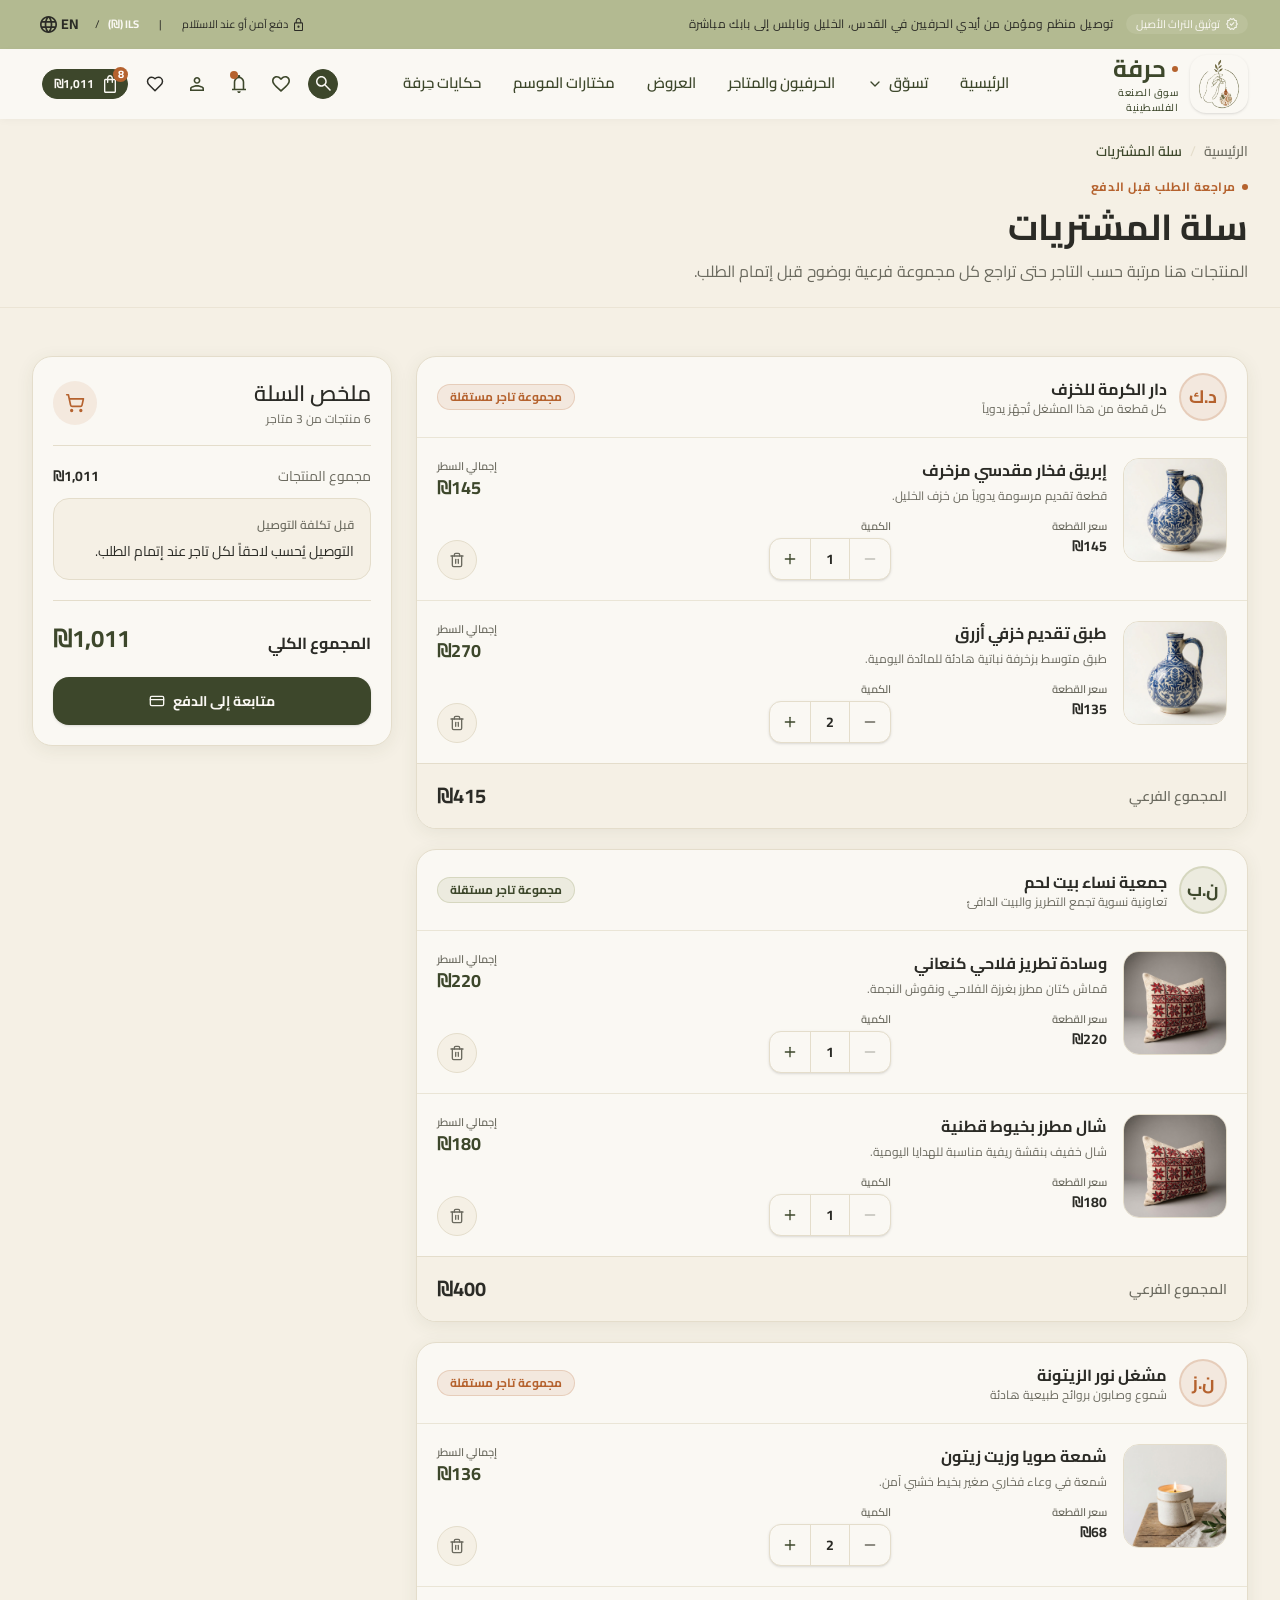
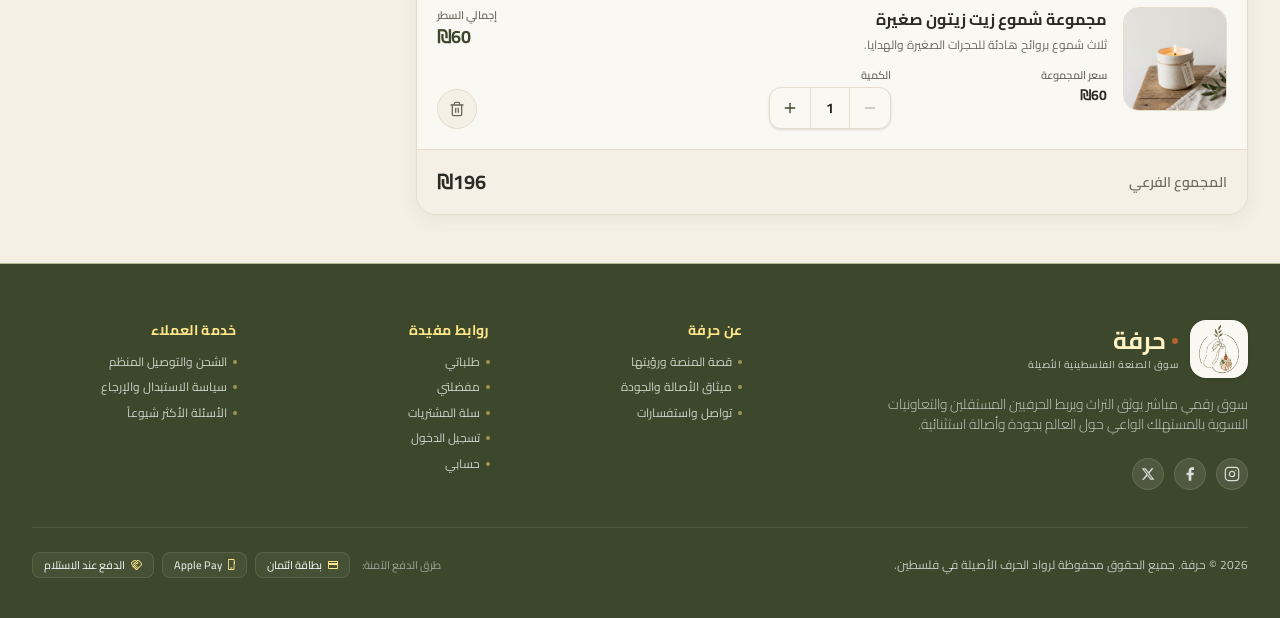
<file: cart.html>
﻿<!DOCTYPE html>
<html lang="ar" dir="rtl" class="scroll-smooth motion-reduce:scroll-auto">

<head>
  <meta charset="UTF-8">
  <meta name="viewport" content="width=device-width, initial-scale=1.0">
  <meta name="description" content="سلة المشتريات في حرفة - مراجعة المنتجات مجمعة حسب التاجر قبل متابعة الدفع">
  <title>سلة المشتريات | حرفة</title>
  <link rel="preconnect" href="https://fonts.googleapis.com">
  <link rel="preconnect" href="https://fonts.gstatic.com" crossorigin>
  <link
    href="https://fonts.googleapis.com/css2?family=Amiri:ital,wght@0,700;1,400&family=Cairo:wght@300;400;500;600;700&family=Noto+Sans+Arabic:wght@400;500;600;700&display=swap"
    rel="stylesheet">
  <link rel="stylesheet" href="assets/css/output.css">
</head>

<body class="cart-page overflow-x-hidden bg-canvas font-cairo text-ink antialiased">
  <div id="toast"
    class="fixed start-4 end-4 top-5 z-[100] mx-auto w-fit max-w-[calc(100%-2rem)] -translate-y-24 rounded-lg bg-olive px-5 py-3 text-sm font-semibold text-white shadow-soft transition-transform duration-300"
    role="status"></div>

  <header class="relative z-50 bg-surface">
    <aside class="bg-sage px-4 py-2 text-ink lg:px-8">
      <div class="mx-auto flex h-[32.667px] max-w-[1280px] items-center justify-center md:justify-between">
        <div class="flex shrink-0 items-center gap-3">
          <div class="flex items-center gap-1.5 rounded-full bg-surface/10 px-2.5 py-0.5">
            <img src="assets/imgs/mcp/header-badge.svg" alt="" class="h-[11.88px] w-[12.441px]">
            <span class="text-[11px] leading-4 text-surface">توثيق التراث الأصيل</span>
          </div>
          <p class="hidden text-xs leading-4 tracking-[.3px] lg:block">توصيل منظم ومؤمن من أيدي الحرفيين في القدس،
            الخليل ونابلس إلى بابك مباشرة</p>
        </div>
        <div class="hidden shrink-0 items-center gap-5 md:flex">
          <div class="flex items-center gap-1.5">
            <img src="assets/imgs/mcp/header-lock.svg" alt="" class="h-[12.656px] w-[9.687px]">
            <span class="text-[11px] leading-4">دفع آمن أو عند الاستلام</span>
          </div>
          <span class="text-[11px] leading-4">|</span>
          <div class="flex items-center gap-2">
            <span lang="en" class="text-[11px] font-bold leading-4 text-surface">ILS (₪)</span>
            <span class="text-[11px] leading-4">/</span>
            <button id="languageToggle" type="button" class="language-toggle flex items-center gap-1 rounded-lg p-2"
              aria-label="Switch to English">
              <span class="language-label text-sm font-bold leading-[14px]" lang="en">EN</span>
              <img src="assets/imgs/mcp/header-globe.svg" alt="" class="h-[16.667px] w-[16.667px]">
            </button>
          </div>
        </div>
      </div>
    </aside>

    <div class="h-[70px] bg-surface px-4 shadow-[0_2px_7.5px_rgba(43,43,38,.03)] backdrop-blur-[6px] lg:px-8">
      <div class="mx-auto hidden h-full max-w-[1216px] items-center justify-between py-[10px] lg:flex">
        <a href="index.html" class="flex w-[184px] shrink-0 items-center justify-start gap-3"
          aria-label="حرفة الرئيسية">
          <span class="flex h-[58px] w-[58px] items-center justify-center rounded-[16px] bg-surface p-1 shadow-sm"><img
              src="assets/imgs/mcp/header-logo.png" alt="شعار حرفة" class="h-[50px] w-[50px] object-cover"></span>
          <div class="text-start">
            <div class="flex items-center justify-start gap-1.5"><span
                class="h-1.5 w-1.5 rounded-full bg-copper"></span><strong
                class="text-2xl font-bold leading-8 text-olive">حرفة</strong></div><small
              class="block text-[10px] font-medium leading-[15px] tracking-[.5px] text-olive">سوق الصنعة
              الفلسطينية</small>
          </div>
        </a>

        <nav class="flex shrink-0 items-center gap-8 text-[15px] font-semibold leading-[22.5px] text-olive">
          <a href="index.html" class="py-1">الرئيسية</a>

          <div class="mega-menu group relative py-1">
            <button type="button" class="flex items-center gap-1.5" aria-haspopup="true" aria-expanded="false">
              <span>تسوّق</span>
              <i data-lucide="chevron-down" class="h-4 w-4 transition-transform duration-200 group-[.mega-menu-open]:rotate-180"></i>
            </button>
            <div
              class="mega-menu-panel invisible absolute start-0 top-full z-40 mt-2 flex w-[720px] origin-top-start overflow-hidden rounded-2xl border border-line bg-surface opacity-0 shadow-soft transition-[opacity,transform] duration-150 [transform:scale(.97)] group-[.mega-menu-open]:visible group-[.mega-menu-open]:opacity-100 group-[.mega-menu-open]:[transform:scale(1)]">

              <ul class="w-56 shrink-0 border-e border-line bg-canvas/60 p-2">
                <li>
                  <a href="browse.html?category=pottery" data-mega-category="pottery"
                    class="mega-category-trigger group/item flex items-center justify-between rounded-xl px-3 py-3 text-sm font-semibold text-ink [&.mega-category-active]:bg-surface [&.mega-category-active]:text-copper">
                    <span class="flex items-center gap-2.5">
                      <img src="assets/imgs/mcp/category-ceramics.png" alt="" class="h-8 w-8 shrink-0 rounded-lg object-cover">
                      الفخار والخزف
                    </span>
                    <i data-lucide="chevron-left" class="h-4 w-4 shrink-0 text-muted"></i>
                  </a>
                </li>
                <li>
                  <a href="browse.html?category=embroidery" data-mega-category="embroidery"
                    class="mega-category-trigger group/item flex items-center justify-between rounded-xl px-3 py-3 text-sm font-semibold text-ink [&.mega-category-active]:bg-surface [&.mega-category-active]:text-copper">
                    <span class="flex items-center gap-2.5">
                      <img src="assets/imgs/mcp/category-embroidery.png" alt="" class="h-8 w-8 shrink-0 rounded-lg object-cover">
                      التطريز الفلسطيني
                    </span>
                    <i data-lucide="chevron-left" class="h-4 w-4 shrink-0 text-muted"></i>
                  </a>
                </li>
                <li>
                  <a href="browse.html?category=baskets" data-mega-category="baskets"
                    class="mega-category-trigger group/item flex items-center justify-between rounded-xl px-3 py-3 text-sm font-semibold text-ink [&.mega-category-active]:bg-surface [&.mega-category-active]:text-copper">
                    <span class="flex items-center gap-2.5">
                      <img src="assets/imgs/mcp/category-basket.png" alt="" class="h-8 w-8 shrink-0 rounded-lg object-cover">
                      السلال والقش
                    </span>
                    <i data-lucide="chevron-left" class="h-4 w-4 shrink-0 text-muted"></i>
                  </a>
                </li>
                <li>
                  <a href="browse.html?category=candles-soaps" data-mega-category="candles-soaps"
                    class="mega-category-trigger group/item flex items-center justify-between rounded-xl px-3 py-3 text-sm font-semibold text-ink [&.mega-category-active]:bg-surface [&.mega-category-active]:text-copper">
                    <span class="flex items-center gap-2.5">
                      <img src="assets/imgs/mcp/category-candle.png" alt="" class="h-8 w-8 shrink-0 rounded-lg object-cover">
                      الشموع والصابون
                    </span>
                    <i data-lucide="chevron-left" class="h-4 w-4 shrink-0 text-muted"></i>
                  </a>
                </li>
                <li class="mt-1 border-t border-line pt-1">
                  <a href="categories.html" class="block rounded-xl px-3 py-2.5 text-xs font-bold text-olive hover:bg-surface">استعراض جميع الفئات</a>
                </li>
              </ul>

              <div class="relative min-h-[280px] flex-1 p-5">
                <div data-mega-panel="pottery" class="mega-panel grid grid-cols-3 gap-3">
                  <a href="product.html" class="group/card flex flex-col items-center gap-2.5 rounded-xl p-2.5 text-center hover:bg-canvas">
                    <img src="assets/imgs/mcp/popular-pitcher.png" alt="إبريق مقدسي كنعاني أزرق" class="h-20 w-20 shrink-0 rounded-lg bg-white object-contain p-1.5 shadow-sm transition-transform duration-200 group-hover/card:scale-105">
                    <span>
                      <strong class="block text-xs font-bold leading-4 text-ink">إبريق مقدسي كنعاني أزرق</strong>
                      <small class="mt-1 block text-[11px] text-muted">مشغل دار الكرمة</small>
                    </span>
                  </a>
                  <a href="product.html" class="group/card flex flex-col items-center gap-2.5 rounded-xl p-2.5 text-center hover:bg-canvas">
                    <img src="assets/imgs/mcp/season-candle.png" alt="شمعة زيت الزيتون في وعاء فخاري يدوي" class="h-20 w-20 shrink-0 rounded-lg bg-white object-contain p-1.5 shadow-sm transition-transform duration-200 group-hover/card:scale-105">
                    <span>
                      <strong class="block text-xs font-bold leading-4 text-ink">شمعة زيت الزيتون في وعاء فخاري</strong>
                      <small class="mt-1 block text-[11px] text-muted">مشغل الطين الأصيل • الخليل</small>
                    </span>
                  </a>
                  <a href="product.html" class="group/card flex flex-col items-center gap-2.5 rounded-xl p-2.5 text-center hover:bg-canvas">
                    <img src="assets/imgs/mcp/popular-pitcher.png" alt="إبريق مقدسي كنعاني أزرق" class="h-20 w-20 shrink-0 rounded-lg bg-white object-contain p-1.5 shadow-sm transition-transform duration-200 group-hover/card:scale-105">
                    <span>
                      <strong class="block text-xs font-bold leading-4 text-ink">إبريق مقدسي كنعاني أزرق</strong>
                      <small class="mt-1 block text-[11px] text-muted">مشغل دار الكرمة</small>
                    </span>
                  </a>
                  <a href="product.html" class="group/card flex flex-col items-center gap-2.5 rounded-xl p-2.5 text-center hover:bg-canvas">
                    <img src="assets/imgs/mcp/season-candle.png" alt="شمعة زيت الزيتون في وعاء فخاري يدوي" class="h-20 w-20 shrink-0 rounded-lg bg-white object-contain p-1.5 shadow-sm transition-transform duration-200 group-hover/card:scale-105">
                    <span>
                      <strong class="block text-xs font-bold leading-4 text-ink">شمعة زيت الزيتون في وعاء فخاري</strong>
                      <small class="mt-1 block text-[11px] text-muted">مشغل الطين الأصيل • الخليل</small>
                    </span>
                  </a>
                  <a href="product.html" class="group/card flex flex-col items-center gap-2.5 rounded-xl p-2.5 text-center hover:bg-canvas">
                    <img src="assets/imgs/mcp/popular-pitcher.png" alt="إبريق مقدسي كنعاني أزرق" class="h-20 w-20 shrink-0 rounded-lg bg-white object-contain p-1.5 shadow-sm transition-transform duration-200 group-hover/card:scale-105">
                    <span>
                      <strong class="block text-xs font-bold leading-4 text-ink">إبريق مقدسي كنعاني أزرق</strong>
                      <small class="mt-1 block text-[11px] text-muted">مشغل دار الكرمة</small>
                    </span>
                  </a>
                  <a href="product.html" class="group/card flex flex-col items-center gap-2.5 rounded-xl p-2.5 text-center hover:bg-canvas">
                    <img src="assets/imgs/mcp/season-candle.png" alt="شمعة زيت الزيتون في وعاء فخاري يدوي" class="h-20 w-20 shrink-0 rounded-lg bg-white object-contain p-1.5 shadow-sm transition-transform duration-200 group-hover/card:scale-105">
                    <span>
                      <strong class="block text-xs font-bold leading-4 text-ink">شمعة زيت الزيتون في وعاء فخاري</strong>
                      <small class="mt-1 block text-[11px] text-muted">مشغل الطين الأصيل • الخليل</small>
                    </span>
                  </a>
                </div>
                <div data-mega-panel="embroidery" class="mega-panel hidden grid-cols-3 gap-3">
                  <a href="product.html" class="group/card flex flex-col items-center gap-2.5 rounded-xl p-2.5 text-center hover:bg-canvas">
                    <img src="assets/imgs/mcp/popular-cushion.png" alt="وسادة كنعانية محاكة يدوياً" class="h-20 w-20 shrink-0 rounded-lg bg-white object-contain p-1.5 shadow-sm transition-transform duration-200 group-hover/card:scale-105">
                    <span>
                      <strong class="block text-xs font-bold leading-4 text-ink">وسادة كنعانية محاكة يدوياً</strong>
                      <small class="mt-1 block text-[11px] text-muted">سيدات رام الله</small>
                    </span>
                  </a>
                  <a href="product.html" class="group/card flex flex-col items-center gap-2.5 rounded-xl p-2.5 text-center hover:bg-canvas">
                    <img src="assets/imgs/mcp/season-basket.png" alt="سلة قش فلسطينية من الخليل مجدولة يدوياً" class="h-20 w-20 shrink-0 rounded-lg bg-white object-contain p-1.5 shadow-sm transition-transform duration-200 group-hover/card:scale-105">
                    <span>
                      <strong class="block text-xs font-bold leading-4 text-ink">سلة قش فلسطينية من الخليل</strong>
                      <small class="mt-1 block text-[11px] text-muted">جمعية إحسان بيت لحم</small>
                    </span>
                  </a>
                  <a href="product.html" class="group/card flex flex-col items-center gap-2.5 rounded-xl p-2.5 text-center hover:bg-canvas">
                    <img src="assets/imgs/mcp/popular-cushion.png" alt="وسادة كنعانية محاكة يدوياً" class="h-20 w-20 shrink-0 rounded-lg bg-white object-contain p-1.5 shadow-sm transition-transform duration-200 group-hover/card:scale-105">
                    <span>
                      <strong class="block text-xs font-bold leading-4 text-ink">وسادة كنعانية محاكة يدوياً</strong>
                      <small class="mt-1 block text-[11px] text-muted">سيدات رام الله</small>
                    </span>
                  </a>
                  <a href="product.html" class="group/card flex flex-col items-center gap-2.5 rounded-xl p-2.5 text-center hover:bg-canvas">
                    <img src="assets/imgs/mcp/season-basket.png" alt="سلة قش فلسطينية من الخليل مجدولة يدوياً" class="h-20 w-20 shrink-0 rounded-lg bg-white object-contain p-1.5 shadow-sm transition-transform duration-200 group-hover/card:scale-105">
                    <span>
                      <strong class="block text-xs font-bold leading-4 text-ink">سلة قش فلسطينية من الخليل</strong>
                      <small class="mt-1 block text-[11px] text-muted">جمعية إحسان بيت لحم</small>
                    </span>
                  </a>
                  <a href="product.html" class="group/card flex flex-col items-center gap-2.5 rounded-xl p-2.5 text-center hover:bg-canvas">
                    <img src="assets/imgs/mcp/popular-cushion.png" alt="وسادة كنعانية محاكة يدوياً" class="h-20 w-20 shrink-0 rounded-lg bg-white object-contain p-1.5 shadow-sm transition-transform duration-200 group-hover/card:scale-105">
                    <span>
                      <strong class="block text-xs font-bold leading-4 text-ink">وسادة كنعانية محاكة يدوياً</strong>
                      <small class="mt-1 block text-[11px] text-muted">سيدات رام الله</small>
                    </span>
                  </a>
                  <a href="product.html" class="group/card flex flex-col items-center gap-2.5 rounded-xl p-2.5 text-center hover:bg-canvas">
                    <img src="assets/imgs/mcp/season-basket.png" alt="سلة قش فلسطينية من الخليل مجدولة يدوياً" class="h-20 w-20 shrink-0 rounded-lg bg-white object-contain p-1.5 shadow-sm transition-transform duration-200 group-hover/card:scale-105">
                    <span>
                      <strong class="block text-xs font-bold leading-4 text-ink">سلة قش فلسطينية من الخليل</strong>
                      <small class="mt-1 block text-[11px] text-muted">جمعية إحسان بيت لحم</small>
                    </span>
                  </a>
                </div>
                <div data-mega-panel="baskets" class="mega-panel hidden grid-cols-3 gap-3">
                  <a href="product.html" class="group/card flex flex-col items-center gap-2.5 rounded-xl p-2.5 text-center hover:bg-canvas">
                    <img src="assets/imgs/mcp/popular-basket.png" alt="سلة طعام قشية بزخارف ملونة" class="h-20 w-20 shrink-0 rounded-lg bg-white object-contain p-1.5 shadow-sm transition-transform duration-200 group-hover/card:scale-105">
                    <span>
                      <strong class="block text-xs font-bold leading-4 text-ink">سلة طعام قشية بزخارف ملونة</strong>
                      <small class="mt-1 block text-[11px] text-muted">تعاونية الأغوار</small>
                    </span>
                  </a>
                  <a href="product.html" class="group/card flex flex-col items-center gap-2.5 rounded-xl p-2.5 text-center hover:bg-canvas">
                    <img src="assets/imgs/mcp/season-pitcher.png" alt="إبريق فخار مقدسي مزخرف يدوياً" class="h-20 w-20 shrink-0 rounded-lg bg-white object-contain p-1.5 shadow-sm transition-transform duration-200 group-hover/card:scale-105">
                    <span>
                      <strong class="block text-xs font-bold leading-4 text-ink">إبريق فخار مقدسي مزخرف يدوياً</strong>
                      <small class="mt-1 block text-[11px] text-muted">تعاونية سيدات أريحا</small>
                    </span>
                  </a>
                  <a href="product.html" class="group/card flex flex-col items-center gap-2.5 rounded-xl p-2.5 text-center hover:bg-canvas">
                    <img src="assets/imgs/mcp/popular-basket.png" alt="سلة طعام قشية بزخارف ملونة" class="h-20 w-20 shrink-0 rounded-lg bg-white object-contain p-1.5 shadow-sm transition-transform duration-200 group-hover/card:scale-105">
                    <span>
                      <strong class="block text-xs font-bold leading-4 text-ink">سلة طعام قشية بزخارف ملونة</strong>
                      <small class="mt-1 block text-[11px] text-muted">تعاونية الأغوار</small>
                    </span>
                  </a>
                  <a href="product.html" class="group/card flex flex-col items-center gap-2.5 rounded-xl p-2.5 text-center hover:bg-canvas">
                    <img src="assets/imgs/mcp/season-pitcher.png" alt="إبريق فخار مقدسي مزخرف يدوياً" class="h-20 w-20 shrink-0 rounded-lg bg-white object-contain p-1.5 shadow-sm transition-transform duration-200 group-hover/card:scale-105">
                    <span>
                      <strong class="block text-xs font-bold leading-4 text-ink">إبريق فخار مقدسي مزخرف يدوياً</strong>
                      <small class="mt-1 block text-[11px] text-muted">تعاونية سيدات أريحا</small>
                    </span>
                  </a>
                  <a href="product.html" class="group/card flex flex-col items-center gap-2.5 rounded-xl p-2.5 text-center hover:bg-canvas">
                    <img src="assets/imgs/mcp/popular-basket.png" alt="سلة طعام قشية بزخارف ملونة" class="h-20 w-20 shrink-0 rounded-lg bg-white object-contain p-1.5 shadow-sm transition-transform duration-200 group-hover/card:scale-105">
                    <span>
                      <strong class="block text-xs font-bold leading-4 text-ink">سلة طعام قشية بزخارف ملونة</strong>
                      <small class="mt-1 block text-[11px] text-muted">تعاونية الأغوار</small>
                    </span>
                  </a>
                  <a href="product.html" class="group/card flex flex-col items-center gap-2.5 rounded-xl p-2.5 text-center hover:bg-canvas">
                    <img src="assets/imgs/mcp/season-pitcher.png" alt="إبريق فخار مقدسي مزخرف يدوياً" class="h-20 w-20 shrink-0 rounded-lg bg-white object-contain p-1.5 shadow-sm transition-transform duration-200 group-hover/card:scale-105">
                    <span>
                      <strong class="block text-xs font-bold leading-4 text-ink">إبريق فخار مقدسي مزخرف يدوياً</strong>
                      <small class="mt-1 block text-[11px] text-muted">تعاونية سيدات أريحا</small>
                    </span>
                  </a>
                </div>
                <div data-mega-panel="candles-soaps" class="mega-panel hidden grid-cols-3 gap-3">
                  <a href="product.html" class="group/card flex flex-col items-center gap-2.5 rounded-xl p-2.5 text-center hover:bg-canvas">
                    <img src="assets/imgs/mcp/popular-candle.png" alt="شمعة زيت زيتون في فخار ريفي" class="h-20 w-20 shrink-0 rounded-lg bg-white object-contain p-1.5 shadow-sm transition-transform duration-200 group-hover/card:scale-105">
                    <span>
                      <strong class="block text-xs font-bold leading-4 text-ink">شمعة زيت زيتون في فخار ريفي</strong>
                      <small class="mt-1 block text-[11px] text-muted">معصرة برقين</small>
                    </span>
                  </a>
                  <a href="product.html" class="group/card flex flex-col items-center gap-2.5 rounded-xl p-2.5 text-center hover:bg-canvas">
                    <img src="assets/imgs/mcp/season-cushion.png" alt="وسادة تطريز فلسطيني يدوي خيوط حرير" class="h-20 w-20 shrink-0 rounded-lg bg-white object-contain p-1.5 shadow-sm transition-transform duration-200 group-hover/card:scale-105">
                    <span>
                      <strong class="block text-xs font-bold leading-4 text-ink">وسادة تطريز خيوط حرير طبيعي</strong>
                      <small class="mt-1 block text-[11px] text-muted">تعاونية نساء نابلس</small>
                    </span>
                  </a>
                  <a href="product.html" class="group/card flex flex-col items-center gap-2.5 rounded-xl p-2.5 text-center hover:bg-canvas">
                    <img src="assets/imgs/mcp/popular-candle.png" alt="شمعة زيت زيتون في فخار ريفي" class="h-20 w-20 shrink-0 rounded-lg bg-white object-contain p-1.5 shadow-sm transition-transform duration-200 group-hover/card:scale-105">
                    <span>
                      <strong class="block text-xs font-bold leading-4 text-ink">شمعة زيت زيتون في فخار ريفي</strong>
                      <small class="mt-1 block text-[11px] text-muted">معصرة برقين</small>
                    </span>
                  </a>
                  <a href="product.html" class="group/card flex flex-col items-center gap-2.5 rounded-xl p-2.5 text-center hover:bg-canvas">
                    <img src="assets/imgs/mcp/season-cushion.png" alt="وسادة تطريز فلسطيني يدوي خيوط حرير" class="h-20 w-20 shrink-0 rounded-lg bg-white object-contain p-1.5 shadow-sm transition-transform duration-200 group-hover/card:scale-105">
                    <span>
                      <strong class="block text-xs font-bold leading-4 text-ink">وسادة تطريز خيوط حرير طبيعي</strong>
                      <small class="mt-1 block text-[11px] text-muted">تعاونية نساء نابلس</small>
                    </span>
                  </a>
                  <a href="product.html" class="group/card flex flex-col items-center gap-2.5 rounded-xl p-2.5 text-center hover:bg-canvas">
                    <img src="assets/imgs/mcp/popular-candle.png" alt="شمعة زيت زيتون في فخار ريفي" class="h-20 w-20 shrink-0 rounded-lg bg-white object-contain p-1.5 shadow-sm transition-transform duration-200 group-hover/card:scale-105">
                    <span>
                      <strong class="block text-xs font-bold leading-4 text-ink">شمعة زيت زيتون في فخار ريفي</strong>
                      <small class="mt-1 block text-[11px] text-muted">معصرة برقين</small>
                    </span>
                  </a>
                  <a href="product.html" class="group/card flex flex-col items-center gap-2.5 rounded-xl p-2.5 text-center hover:bg-canvas">
                    <img src="assets/imgs/mcp/season-cushion.png" alt="وسادة تطريز فلسطيني يدوي خيوط حرير" class="h-20 w-20 shrink-0 rounded-lg bg-white object-contain p-1.5 shadow-sm transition-transform duration-200 group-hover/card:scale-105">
                    <span>
                      <strong class="block text-xs font-bold leading-4 text-ink">وسادة تطريز خيوط حرير طبيعي</strong>
                      <small class="mt-1 block text-[11px] text-muted">تعاونية نساء نابلس</small>
                    </span>
                  </a>
                </div>
              </div>
            </div>
          </div>

          <a href="vendors.html" class="py-1">الحرفيون والمتاجر</a>
          <a href="browse.html?sale=1" class="py-1">العروض</a>
          <a href="index.html#season" class="py-1">مختارات الموسم</a>
          <a href="index.html#artisans" class="py-1">حكايات حِرفة</a>
        </nav>

        <div class="flex h-[50px] shrink-0 items-center gap-3 p-[10px]">
          <button id="searchButton"
            class="flex h-[30px] w-[30px] items-center justify-center overflow-hidden rounded-full border border-olive bg-olive p-px"
            aria-label="بحث"><img src="assets/imgs/mcp/header-search-exact.svg" alt=""
              class="h-[28.667px] w-[14.663px] max-w-none"></button>
          <a href="dashboard/index.html" class="flex h-[30px] w-[30px] items-center justify-center rounded-full" aria-label="الحساب"><img
              src="assets/imgs/mcp/header-user.svg" alt="" class="h-[16.283px] w-[17.875px]"></a>
          <button class="relative flex h-[30px] w-[30px] items-center justify-center rounded-full"
            aria-label="الإشعارات"><img src="assets/imgs/mcp/header-bell.svg" alt=""
              class="h-[17.963px] w-[14.208px]"><span
              class="absolute end-[5.42px] top-[2.33px] h-2 w-2 rounded-full bg-copper"></span></button>
          <button class="flex h-[30px] w-[30px] items-center justify-center rounded-full" aria-label="المشاهدة"><img
              src="assets/imgs/mcp/header-eye.svg" alt="" class="h-[14.032px] w-[14.208px]"></button>
          <a href="dashboard/favorites.html" class="flex h-[30px] w-[30px] items-center justify-center rounded-full" aria-label="مفضلتي"><i data-lucide="heart" class="h-[18px] w-[18px]"></i></a>
          <a id="cartButton" href="cart.html"
            class="relative flex h-[30px] w-[86.208px] items-center justify-center gap-2.5 rounded-full border border-olive bg-olive px-[11px] text-surface"
            aria-label="سلة المشتريات">
            <span class="relative"><img src="assets/imgs/mcp/header-cart.svg" alt=""
                class="h-[17.875px] w-[14.208px]"><span id="cartCount"
                class="absolute start-[-12px] top-[-7.73px] flex h-[15px] min-w-[15px] items-center justify-center rounded-full bg-copper px-1 text-[11px] font-bold leading-[11px] text-white"><bdi>8</bdi></span></span>
            <span id="cartTotal" class="w-10 text-start text-xs font-bold leading-3"><bdi>₪1,011</bdi></span>
          </a>
        </div>
      </div>

      <div class="flex h-full items-center justify-between lg:hidden">
        <a href="index.html"
          class="flex h-[52px] w-[52px] items-center justify-center rounded-[16px] bg-surface p-1 shadow-sm"
          aria-label="حرفة الرئيسية"><img src="assets/imgs/mcp/header-logo.png" alt="شعار حرفة"
            class="h-11 w-11 object-cover"></a>
        <div class="flex items-center gap-1"><button type="button"
            class="language-toggle flex h-9 items-center gap-1 rounded-full px-2 text-xs font-bold text-olive"
            aria-label="Switch to English"><span class="language-label" lang="en">EN</span><img
              src="assets/imgs/mcp/header-globe.svg" alt="" class="h-4 w-4"></button><button id="mobileSearchButton"
            class="flex h-9 w-9 items-center justify-center overflow-hidden rounded-full border border-olive bg-olive"
            aria-label="بحث"><img src="assets/imgs/mcp/header-search-exact.svg" alt=""
              class="h-[28.667px] w-[14.663px] max-w-none"></button><button id="menuButton"
            class="flex h-9 w-9 items-center justify-center rounded-full" aria-label="القائمة"><i data-lucide="menu"
              class="h-5 w-5"></i></button></div>
      </div>
    </div>

    <div id="mobileMenu" class="hidden border-t border-line bg-surface px-5 py-4 lg:hidden">
      <nav class="grid gap-1 text-sm font-semibold">
        <a href="index.html" class="py-2">الرئيسية</a>

        <div class="mobile-nav-dropdown">
          <button type="button" class="mobile-nav-dropdown-toggle flex w-full items-center justify-between py-2"
            aria-expanded="false">
            <span>تسوّق</span>
            <i data-lucide="chevron-down" class="h-4 w-4 transition-transform duration-200"></i>
          </button>
          <div class="mobile-nav-dropdown-panel hidden ps-4">
            <a href="browse.html?category=pottery" class="block py-2 text-muted">الفخار والخزف</a>
            <a href="browse.html?category=embroidery" class="block py-2 text-muted">التطريز الفلسطيني</a>
            <a href="browse.html?category=baskets" class="block py-2 text-muted">السلال والقش</a>
            <a href="browse.html?category=candles-soaps" class="block py-2 text-muted">الشموع والصابون</a>
            <a href="categories.html" class="block py-2 font-bold text-olive">استعراض جميع الفئات</a>
          </div>
        </div>

        <a href="vendors.html" class="py-2">الحرفيون والمتاجر</a>
        <a href="browse.html?sale=1" class="py-2">العروض</a>
        <a href="index.html#season" class="py-2">مختارات الموسم</a>
        <a href="index.html#artisans" class="py-2">حكايات حِرفة</a>
        <a href="dashboard/favorites.html" class="py-2">مفضلتي</a>
      </nav>
    </div>
  </header>

  <div id="searchPanel" class="fixed start-0 end-0 top-0 bottom-0 z-[80] hidden bg-ink/50 p-4 backdrop-blur-sm">
    <div class="mx-auto mt-24 max-w-2xl rounded-lg bg-surface p-5 shadow-soft">
      <div class="flex items-center gap-3 border-b border-line pb-4">
        <i data-lucide="search" class="h-5 w-5 text-muted"></i>
        <input id="globalSearch" type="search" placeholder="ابحث عن قطعة، حرفة، أو مشغل..."
          class="w-full bg-transparent text-base outline-none">
        <button id="closeSearch" class="flex h-8 w-8 items-center justify-center rounded-full hover:bg-canvas"
          aria-label="إغلاق"><i data-lucide="x" class="h-4 w-4"></i></button>
      </div>
      <p class="pt-4 text-xs text-muted">جرّب: تطريز، فخار، قش، شموع</p>
    </div>
  </div>

  <main data-cart-page>
    <section class="border-b border-line/60 bg-canvas px-4 py-6 lg:px-8">
      <div class="mx-auto flex max-w-[1216px] flex-col gap-5">
        <nav class="flex items-center gap-2 text-xs font-medium leading-4 text-muted sm:text-sm"
          aria-label="مسار الصفحة">
          <a href="index.html" class="hover:text-olive">الرئيسية</a>
          <span class="text-line">/</span>
          <span class="font-semibold text-olive">سلة المشتريات</span>
        </nav>
        <div class="flex max-w-3xl flex-col items-start gap-2 text-start">
          <p class="flex items-center gap-1.5 text-xs font-bold uppercase leading-4 tracking-[.6px] text-copper"><span
              class="h-1.5 w-1.5 rounded-full bg-copper"></span>مراجعة الطلب قبل الدفع</p>
          <h1 class="text-[30px] font-bold leading-9 text-ink sm:text-4xl sm:leading-[48px]">سلة المشتريات</h1>
          <p class="text-sm leading-6 text-muted sm:text-base">المنتجات هنا مرتبة حسب التاجر حتى تراجع كل مجموعة
            فرعية بوضوح قبل إتمام الطلب.</p>
        </div>
      </div>
    </section>

    <section class="bg-canvas px-4 py-10 sm:py-12 lg:px-8">
      <div
        class="reveal opacity-100 translate-y-0 transition-[opacity,transform] duration-[650ms] ease-out sm:translate-y-[22px] sm:opacity-0 motion-reduce:sm:translate-y-0 motion-reduce:sm:opacity-100 mx-auto flex max-w-[1216px] flex-col gap-7">
        <div id="cartPopulatedState" class="grid gap-6 lg:grid-cols-[minmax(0,1fr)_360px] lg:items-start">
          <div class="flex min-w-0 flex-col gap-5" data-cart-vendor-groups>
            <article class="cart-vendor-group overflow-hidden rounded-[20px] border border-line bg-surface shadow-card"
              data-vendor-slug="dar-al-karma">
              <header class="flex flex-col gap-4 border-b border-line/70 px-4 py-4 sm:flex-row sm:items-center sm:justify-between sm:px-5">
                <a href="vendor.html?id=dar-al-karma" class="flex min-w-0 items-center justify-start gap-3 text-start">
                  <span
                    class="flex h-12 w-12 shrink-0 items-center justify-center rounded-full border-2 border-copper/20 bg-copper/10 text-lg font-bold leading-7 text-copper">د.ك</span>
                  <span class="min-w-0">
                    <strong class="block truncate text-base font-bold leading-6 text-ink">دار الكرمة للخزف</strong>
                    <span class="block text-xs leading-4 text-muted">كل قطعة من هذا المشغل تُجهّز يدوياً</span>
                  </span>
                </a>
                <span class="w-fit rounded-full border border-copper/20 bg-copper/10 px-3 py-1 text-xs font-bold text-copper">مجموعة
                  تاجر مستقلة</span>
              </header>

              <div class="divide-y divide-line/70">
                <article class="cart-line-item grid gap-4 px-4 py-5 sm:grid-cols-[96px_minmax(0,1fr)] sm:px-5 lg:grid-cols-[104px_minmax(0,1fr)_150px]"
                  data-unit-price="145" data-max-quantity="3">
                  <a href="product.html" class="block h-24 w-24 overflow-hidden rounded-[16px] border border-line bg-canvas sm:h-24 sm:w-24 lg:h-[104px] lg:w-[104px]">
                    <img src="assets/imgs/mcp/arrival-pitcher.png" alt="إبريق فخار مقدسي مزخرف"
                      class="h-full w-full object-cover">
                  </a>
                  <div class="min-w-0 text-start">
                    <h2 class="text-base font-bold leading-6 text-ink">إبريق فخار مقدسي مزخرف</h2>
                    <p class="mt-1 text-xs leading-5 text-muted">قطعة تقديم مرسومة يدوياً من خزف الخليل.</p>
                    <div class="mt-3 grid gap-3 sm:grid-cols-2 lg:max-w-[420px]">
                      <div>
                        <span class="block text-[11px] font-semibold leading-4 text-muted">سعر القطعة</span>
                        <strong class="block text-sm font-bold leading-6 text-ink"><bdi>₪145</bdi></strong>
                      </div>
                      <div>
                        <span class="block text-[11px] font-semibold leading-4 text-muted">الكمية</span>
                        <div class="mt-1 flex h-[42px] w-fit items-center overflow-hidden rounded-xl border border-line bg-surface shadow-sm">
                          <button type="button"
                            class="cart-qty-decrease flex h-full w-10 items-center justify-center text-muted transition-colors hover:bg-canvas disabled:cursor-not-allowed disabled:opacity-40"
                            aria-label="إنقاص الكمية"><i data-lucide="minus" class="h-4 w-4"></i></button>
                          <bdi class="cart-qty flex h-full min-w-10 items-center justify-center border-s border-e border-line px-3 text-sm font-bold text-ink">1</bdi>
                          <button type="button"
                            class="cart-qty-increase flex h-full w-10 items-center justify-center text-olive transition-colors hover:bg-canvas disabled:cursor-not-allowed disabled:opacity-40"
                            aria-label="زيادة الكمية"><i data-lucide="plus" class="h-4 w-4"></i></button>
                        </div>
                      </div>
                    </div>
                  </div>
                  <div class="flex items-center justify-between gap-3 border-t border-line/60 pt-4 sm:col-start-2 lg:col-start-auto lg:flex-col lg:items-end lg:border-t-0 lg:pt-0">
                    <div class="text-start lg:text-end">
                      <span class="block text-[11px] font-semibold leading-4 text-muted">إجمالي السطر</span>
                      <strong class="block text-lg font-bold leading-7 text-olive" data-line-total><bdi>₪145</bdi></strong>
                    </div>
                    <button type="button"
                      class="cart-remove-item inline-flex h-10 w-10 items-center justify-center rounded-full border border-line bg-canvas text-muted transition-colors hover:border-copper/40 hover:text-copper"
                      aria-label="إزالة إبريق فخار مقدسي مزخرف"><i data-lucide="trash-2" class="h-4 w-4"></i></button>
                  </div>
                </article>

                <article class="cart-line-item grid gap-4 px-4 py-5 sm:grid-cols-[96px_minmax(0,1fr)] sm:px-5 lg:grid-cols-[104px_minmax(0,1fr)_150px]"
                  data-unit-price="135" data-max-quantity="5">
                  <a href="product.html" class="block h-24 w-24 overflow-hidden rounded-[16px] border border-line bg-canvas sm:h-24 sm:w-24 lg:h-[104px] lg:w-[104px]">
                    <img src="assets/imgs/mcp/category-ceramics.png" alt="طبق تقديم خزفي أزرق"
                      class="h-full w-full object-cover">
                  </a>
                  <div class="min-w-0 text-start">
                    <h2 class="text-base font-bold leading-6 text-ink">طبق تقديم خزفي أزرق</h2>
                    <p class="mt-1 text-xs leading-5 text-muted">طبق متوسط بزخرفة نباتية هادئة للمائدة اليومية.</p>
                    <div class="mt-3 grid gap-3 sm:grid-cols-2 lg:max-w-[420px]">
                      <div>
                        <span class="block text-[11px] font-semibold leading-4 text-muted">سعر القطعة</span>
                        <strong class="block text-sm font-bold leading-6 text-ink"><bdi>₪135</bdi></strong>
                      </div>
                      <div>
                        <span class="block text-[11px] font-semibold leading-4 text-muted">الكمية</span>
                        <div class="mt-1 flex h-[42px] w-fit items-center overflow-hidden rounded-xl border border-line bg-surface shadow-sm">
                          <button type="button"
                            class="cart-qty-decrease flex h-full w-10 items-center justify-center text-muted transition-colors hover:bg-canvas disabled:cursor-not-allowed disabled:opacity-40"
                            aria-label="إنقاص الكمية"><i data-lucide="minus" class="h-4 w-4"></i></button>
                          <bdi class="cart-qty flex h-full min-w-10 items-center justify-center border-s border-e border-line px-3 text-sm font-bold text-ink">2</bdi>
                          <button type="button"
                            class="cart-qty-increase flex h-full w-10 items-center justify-center text-olive transition-colors hover:bg-canvas disabled:cursor-not-allowed disabled:opacity-40"
                            aria-label="زيادة الكمية"><i data-lucide="plus" class="h-4 w-4"></i></button>
                        </div>
                      </div>
                    </div>
                  </div>
                  <div class="flex items-center justify-between gap-3 border-t border-line/60 pt-4 sm:col-start-2 lg:col-start-auto lg:flex-col lg:items-end lg:border-t-0 lg:pt-0">
                    <div class="text-start lg:text-end">
                      <span class="block text-[11px] font-semibold leading-4 text-muted">إجمالي السطر</span>
                      <strong class="block text-lg font-bold leading-7 text-olive" data-line-total><bdi>₪270</bdi></strong>
                    </div>
                    <button type="button"
                      class="cart-remove-item inline-flex h-10 w-10 items-center justify-center rounded-full border border-line bg-canvas text-muted transition-colors hover:border-copper/40 hover:text-copper"
                      aria-label="إزالة طبق تقديم خزفي أزرق"><i data-lucide="trash-2" class="h-4 w-4"></i></button>
                  </div>
                </article>
              </div>

              <footer class="flex items-center justify-between gap-4 border-t border-line bg-canvas px-4 py-4 text-start sm:px-5">
                <span class="text-sm font-semibold leading-6 text-muted">المجموع الفرعي</span>
                <strong class="text-xl font-bold leading-8 text-ink" data-vendor-subtotal><bdi>₪415</bdi></strong>
              </footer>
            </article>

            <article class="cart-vendor-group overflow-hidden rounded-[20px] border border-line bg-surface shadow-card"
              data-vendor-slug="bethlehem-women">
              <header class="flex flex-col gap-4 border-b border-line/70 px-4 py-4 sm:flex-row sm:items-center sm:justify-between sm:px-5">
                <a href="vendor.html?id=bethlehem-women" class="flex min-w-0 items-center justify-start gap-3 text-start">
                  <span
                    class="flex h-12 w-12 shrink-0 items-center justify-center rounded-full border-2 border-sage/40 bg-sage/20 text-lg font-bold leading-7 text-olive">ن.ب</span>
                  <span class="min-w-0">
                    <strong class="block truncate text-base font-bold leading-6 text-ink">جمعية نساء بيت لحم</strong>
                    <span class="block text-xs leading-4 text-muted">تعاونية نسوية تجمع التطريز والبيت الدافئ</span>
                  </span>
                </a>
                <span class="w-fit rounded-full border border-sage/40 bg-sage/20 px-3 py-1 text-xs font-bold text-olive">مجموعة
                  تاجر مستقلة</span>
              </header>

              <div class="divide-y divide-line/70">
                <article class="cart-line-item grid gap-4 px-4 py-5 sm:grid-cols-[96px_minmax(0,1fr)] sm:px-5 lg:grid-cols-[104px_minmax(0,1fr)_150px]"
                  data-unit-price="220" data-max-quantity="4">
                  <a href="product.html" class="block h-24 w-24 overflow-hidden rounded-[16px] border border-line bg-canvas sm:h-24 sm:w-24 lg:h-[104px] lg:w-[104px]">
                    <img src="assets/imgs/mcp/arrival-cushion.png" alt="وسادة تطريز فلاحي كنعاني"
                      class="h-full w-full object-cover">
                  </a>
                  <div class="min-w-0 text-start">
                    <h2 class="text-base font-bold leading-6 text-ink">وسادة تطريز فلاحي كنعاني</h2>
                    <p class="mt-1 text-xs leading-5 text-muted">قماش كتان مطرز بغرزة الفلاحي ونقوش النجمة.</p>
                    <div class="mt-3 grid gap-3 sm:grid-cols-2 lg:max-w-[420px]">
                      <div>
                        <span class="block text-[11px] font-semibold leading-4 text-muted">سعر القطعة</span>
                        <strong class="block text-sm font-bold leading-6 text-ink"><bdi>₪220</bdi></strong>
                      </div>
                      <div>
                        <span class="block text-[11px] font-semibold leading-4 text-muted">الكمية</span>
                        <div class="mt-1 flex h-[42px] w-fit items-center overflow-hidden rounded-xl border border-line bg-surface shadow-sm">
                          <button type="button"
                            class="cart-qty-decrease flex h-full w-10 items-center justify-center text-muted transition-colors hover:bg-canvas disabled:cursor-not-allowed disabled:opacity-40"
                            aria-label="إنقاص الكمية"><i data-lucide="minus" class="h-4 w-4"></i></button>
                          <bdi class="cart-qty flex h-full min-w-10 items-center justify-center border-s border-e border-line px-3 text-sm font-bold text-ink">1</bdi>
                          <button type="button"
                            class="cart-qty-increase flex h-full w-10 items-center justify-center text-olive transition-colors hover:bg-canvas disabled:cursor-not-allowed disabled:opacity-40"
                            aria-label="زيادة الكمية"><i data-lucide="plus" class="h-4 w-4"></i></button>
                        </div>
                      </div>
                    </div>
                  </div>
                  <div class="flex items-center justify-between gap-3 border-t border-line/60 pt-4 sm:col-start-2 lg:col-start-auto lg:flex-col lg:items-end lg:border-t-0 lg:pt-0">
                    <div class="text-start lg:text-end">
                      <span class="block text-[11px] font-semibold leading-4 text-muted">إجمالي السطر</span>
                      <strong class="block text-lg font-bold leading-7 text-olive" data-line-total><bdi>₪220</bdi></strong>
                    </div>
                    <button type="button"
                      class="cart-remove-item inline-flex h-10 w-10 items-center justify-center rounded-full border border-line bg-canvas text-muted transition-colors hover:border-copper/40 hover:text-copper"
                      aria-label="إزالة وسادة تطريز فلاحي كنعاني"><i data-lucide="trash-2" class="h-4 w-4"></i></button>
                  </div>
                </article>

                <article class="cart-line-item grid gap-4 px-4 py-5 sm:grid-cols-[96px_minmax(0,1fr)] sm:px-5 lg:grid-cols-[104px_minmax(0,1fr)_150px]"
                  data-unit-price="180" data-max-quantity="3">
                  <a href="product.html" class="block h-24 w-24 overflow-hidden rounded-[16px] border border-line bg-canvas sm:h-24 sm:w-24 lg:h-[104px] lg:w-[104px]">
                    <img src="assets/imgs/mcp/category-embroidery.png" alt="شال مطرز بخيوط قطنية"
                      class="h-full w-full object-cover">
                  </a>
                  <div class="min-w-0 text-start">
                    <h2 class="text-base font-bold leading-6 text-ink">شال مطرز بخيوط قطنية</h2>
                    <p class="mt-1 text-xs leading-5 text-muted">شال خفيف بنقشة ريفية مناسبة للهدايا اليومية.</p>
                    <div class="mt-3 grid gap-3 sm:grid-cols-2 lg:max-w-[420px]">
                      <div>
                        <span class="block text-[11px] font-semibold leading-4 text-muted">سعر القطعة</span>
                        <strong class="block text-sm font-bold leading-6 text-ink"><bdi>₪180</bdi></strong>
                      </div>
                      <div>
                        <span class="block text-[11px] font-semibold leading-4 text-muted">الكمية</span>
                        <div class="mt-1 flex h-[42px] w-fit items-center overflow-hidden rounded-xl border border-line bg-surface shadow-sm">
                          <button type="button"
                            class="cart-qty-decrease flex h-full w-10 items-center justify-center text-muted transition-colors hover:bg-canvas disabled:cursor-not-allowed disabled:opacity-40"
                            aria-label="إنقاص الكمية"><i data-lucide="minus" class="h-4 w-4"></i></button>
                          <bdi class="cart-qty flex h-full min-w-10 items-center justify-center border-s border-e border-line px-3 text-sm font-bold text-ink">1</bdi>
                          <button type="button"
                            class="cart-qty-increase flex h-full w-10 items-center justify-center text-olive transition-colors hover:bg-canvas disabled:cursor-not-allowed disabled:opacity-40"
                            aria-label="زيادة الكمية"><i data-lucide="plus" class="h-4 w-4"></i></button>
                        </div>
                      </div>
                    </div>
                  </div>
                  <div class="flex items-center justify-between gap-3 border-t border-line/60 pt-4 sm:col-start-2 lg:col-start-auto lg:flex-col lg:items-end lg:border-t-0 lg:pt-0">
                    <div class="text-start lg:text-end">
                      <span class="block text-[11px] font-semibold leading-4 text-muted">إجمالي السطر</span>
                      <strong class="block text-lg font-bold leading-7 text-olive" data-line-total><bdi>₪180</bdi></strong>
                    </div>
                    <button type="button"
                      class="cart-remove-item inline-flex h-10 w-10 items-center justify-center rounded-full border border-line bg-canvas text-muted transition-colors hover:border-copper/40 hover:text-copper"
                      aria-label="إزالة شال مطرز بخيوط قطنية"><i data-lucide="trash-2" class="h-4 w-4"></i></button>
                  </div>
                </article>
              </div>

              <footer class="flex items-center justify-between gap-4 border-t border-line bg-canvas px-4 py-4 text-start sm:px-5">
                <span class="text-sm font-semibold leading-6 text-muted">المجموع الفرعي</span>
                <strong class="text-xl font-bold leading-8 text-ink" data-vendor-subtotal><bdi>₪400</bdi></strong>
              </footer>
            </article>

            <article class="cart-vendor-group overflow-hidden rounded-[20px] border border-line bg-surface shadow-card"
              data-vendor-slug="noor-alzaytouna">
              <header class="flex flex-col gap-4 border-b border-line/70 px-4 py-4 sm:flex-row sm:items-center sm:justify-between sm:px-5">
                <a href="vendor.html?id=noor-alzaytouna" class="flex min-w-0 items-center justify-start gap-3 text-start">
                  <span
                    class="flex h-12 w-12 shrink-0 items-center justify-center rounded-full border-2 border-copper/20 bg-copper/10 text-lg font-bold leading-7 text-copper">ن.ز</span>
                  <span class="min-w-0">
                    <strong class="block truncate text-base font-bold leading-6 text-ink">مشغل نور الزيتونة</strong>
                    <span class="block text-xs leading-4 text-muted">شموع وصابون بروائح طبيعية هادئة</span>
                  </span>
                </a>
                <span class="w-fit rounded-full border border-copper/20 bg-copper/10 px-3 py-1 text-xs font-bold text-copper">مجموعة
                  تاجر مستقلة</span>
              </header>

              <div class="divide-y divide-line/70">
                <article class="cart-line-item grid gap-4 px-4 py-5 sm:grid-cols-[96px_minmax(0,1fr)] sm:px-5 lg:grid-cols-[104px_minmax(0,1fr)_150px]"
                  data-unit-price="68" data-max-quantity="5">
                  <a href="product.html" class="block h-24 w-24 overflow-hidden rounded-[16px] border border-line bg-canvas sm:h-24 sm:w-24 lg:h-[104px] lg:w-[104px]">
                    <img src="assets/imgs/mcp/arrival-candle.png" alt="شمعة صويا وزيت زيتون"
                      class="h-full w-full object-cover">
                  </a>
                  <div class="min-w-0 text-start">
                    <h2 class="text-base font-bold leading-6 text-ink">شمعة صويا وزيت زيتون</h2>
                    <p class="mt-1 text-xs leading-5 text-muted">شمعة في وعاء فخاري صغير بخيط خشبي آمن.</p>
                    <div class="mt-3 grid gap-3 sm:grid-cols-2 lg:max-w-[420px]">
                      <div>
                        <span class="block text-[11px] font-semibold leading-4 text-muted">سعر القطعة</span>
                        <strong class="block text-sm font-bold leading-6 text-ink"><bdi>₪68</bdi></strong>
                      </div>
                      <div>
                        <span class="block text-[11px] font-semibold leading-4 text-muted">الكمية</span>
                        <div class="mt-1 flex h-[42px] w-fit items-center overflow-hidden rounded-xl border border-line bg-surface shadow-sm">
                          <button type="button"
                            class="cart-qty-decrease flex h-full w-10 items-center justify-center text-muted transition-colors hover:bg-canvas disabled:cursor-not-allowed disabled:opacity-40"
                            aria-label="إنقاص الكمية"><i data-lucide="minus" class="h-4 w-4"></i></button>
                          <bdi class="cart-qty flex h-full min-w-10 items-center justify-center border-s border-e border-line px-3 text-sm font-bold text-ink">2</bdi>
                          <button type="button"
                            class="cart-qty-increase flex h-full w-10 items-center justify-center text-olive transition-colors hover:bg-canvas disabled:cursor-not-allowed disabled:opacity-40"
                            aria-label="زيادة الكمية"><i data-lucide="plus" class="h-4 w-4"></i></button>
                        </div>
                      </div>
                    </div>
                  </div>
                  <div class="flex items-center justify-between gap-3 border-t border-line/60 pt-4 sm:col-start-2 lg:col-start-auto lg:flex-col lg:items-end lg:border-t-0 lg:pt-0">
                    <div class="text-start lg:text-end">
                      <span class="block text-[11px] font-semibold leading-4 text-muted">إجمالي السطر</span>
                      <strong class="block text-lg font-bold leading-7 text-olive" data-line-total><bdi>₪136</bdi></strong>
                    </div>
                    <button type="button"
                      class="cart-remove-item inline-flex h-10 w-10 items-center justify-center rounded-full border border-line bg-canvas text-muted transition-colors hover:border-copper/40 hover:text-copper"
                      aria-label="إزالة شمعة صويا وزيت زيتون"><i data-lucide="trash-2" class="h-4 w-4"></i></button>
                  </div>
                </article>

                <article class="cart-line-item grid gap-4 px-4 py-5 sm:grid-cols-[96px_minmax(0,1fr)] sm:px-5 lg:grid-cols-[104px_minmax(0,1fr)_150px]"
                  data-unit-price="60" data-max-quantity="5">
                  <a href="product.html" class="block h-24 w-24 overflow-hidden rounded-[16px] border border-line bg-canvas sm:h-24 sm:w-24 lg:h-[104px] lg:w-[104px]">
                    <img src="assets/imgs/mcp/category-candle.png" alt="مجموعة شموع زيت زيتون صغيرة"
                      class="h-full w-full object-cover">
                  </a>
                  <div class="min-w-0 text-start">
                    <h2 class="text-base font-bold leading-6 text-ink">مجموعة شموع زيت زيتون صغيرة</h2>
                    <p class="mt-1 text-xs leading-5 text-muted">ثلاث شموع بروائح هادئة للحجرات الصغيرة والهدايا.</p>
                    <div class="mt-3 grid gap-3 sm:grid-cols-2 lg:max-w-[420px]">
                      <div>
                        <span class="block text-[11px] font-semibold leading-4 text-muted">سعر المجموعة</span>
                        <strong class="block text-sm font-bold leading-6 text-ink"><bdi>₪60</bdi></strong>
                      </div>
                      <div>
                        <span class="block text-[11px] font-semibold leading-4 text-muted">الكمية</span>
                        <div class="mt-1 flex h-[42px] w-fit items-center overflow-hidden rounded-xl border border-line bg-surface shadow-sm">
                          <button type="button"
                            class="cart-qty-decrease flex h-full w-10 items-center justify-center text-muted transition-colors hover:bg-canvas disabled:cursor-not-allowed disabled:opacity-40"
                            aria-label="إنقاص الكمية"><i data-lucide="minus" class="h-4 w-4"></i></button>
                          <bdi class="cart-qty flex h-full min-w-10 items-center justify-center border-s border-e border-line px-3 text-sm font-bold text-ink">1</bdi>
                          <button type="button"
                            class="cart-qty-increase flex h-full w-10 items-center justify-center text-olive transition-colors hover:bg-canvas disabled:cursor-not-allowed disabled:opacity-40"
                            aria-label="زيادة الكمية"><i data-lucide="plus" class="h-4 w-4"></i></button>
                        </div>
                      </div>
                    </div>
                  </div>
                  <div class="flex items-center justify-between gap-3 border-t border-line/60 pt-4 sm:col-start-2 lg:col-start-auto lg:flex-col lg:items-end lg:border-t-0 lg:pt-0">
                    <div class="text-start lg:text-end">
                      <span class="block text-[11px] font-semibold leading-4 text-muted">إجمالي السطر</span>
                      <strong class="block text-lg font-bold leading-7 text-olive" data-line-total><bdi>₪60</bdi></strong>
                    </div>
                    <button type="button"
                      class="cart-remove-item inline-flex h-10 w-10 items-center justify-center rounded-full border border-line bg-canvas text-muted transition-colors hover:border-copper/40 hover:text-copper"
                      aria-label="إزالة مجموعة شموع زيت زيتون صغيرة"><i data-lucide="trash-2" class="h-4 w-4"></i></button>
                  </div>
                </article>
              </div>

              <footer class="flex items-center justify-between gap-4 border-t border-line bg-canvas px-4 py-4 text-start sm:px-5">
                <span class="text-sm font-semibold leading-6 text-muted">المجموع الفرعي</span>
                <strong class="text-xl font-bold leading-8 text-ink" data-vendor-subtotal><bdi>₪196</bdi></strong>
              </footer>
            </article>
          </div>

          <aside class="rounded-[20px] border border-line bg-surface p-5 shadow-card lg:sticky lg:top-24">
            <div class="flex items-center justify-between gap-4 border-b border-line pb-4">
              <div class="text-start">
                <h2 class="text-[22px] font-semibold leading-8 text-ink">ملخص السلة</h2>
                <p class="text-xs leading-5 text-muted"><span data-cart-line-count><bdi>6</bdi></span> منتجات من
                  <span data-cart-vendor-count><bdi>3</bdi></span> متاجر</p>
              </div>
              <span class="flex h-11 w-11 items-center justify-center rounded-full bg-copper/10 text-copper">
                <i data-lucide="shopping-cart" class="h-5 w-5"></i>
              </span>
            </div>

            <div class="grid gap-3 py-5 text-sm">
              <div class="flex items-center justify-between gap-4 text-muted">
                <span>مجموع المنتجات</span>
                <strong class="font-bold text-ink" data-grand-total><bdi>₪1,011</bdi></strong>
              </div>
              <div class="rounded-[16px] border border-line bg-canvas p-4 text-start">
                <p class="text-xs font-semibold leading-5 text-muted">قبل تكلفة التوصيل</p>
                <p class="mt-1 text-sm leading-6 text-ink">التوصيل يُحسب لاحقاً لكل تاجر عند إتمام الطلب.</p>
              </div>
            </div>

            <div class="border-t border-line pt-5">
              <div class="flex items-end justify-between gap-4">
                <span class="text-base font-bold leading-7 text-ink">المجموع الكلي</span>
                <strong class="text-2xl font-bold leading-9 text-olive" data-grand-total-display><bdi>₪1,011</bdi></strong>
              </div>
              <a href="checkout.html"
                class="mt-5 inline-flex h-12 w-full items-center justify-center gap-2 rounded-[16px] bg-olive px-5 text-sm font-bold text-surface shadow-sm transition-colors hover:bg-[#313923]">
                <span>متابعة إلى الدفع</span>
                <i data-lucide="credit-card" class="h-4 w-4"></i>
              </a>
            </div>
          </aside>
        </div>

        <div id="cartEmptyState"
          class="hidden rounded-[20px] border border-line bg-surface p-8 text-center shadow-card sm:p-10">
          <span class="mx-auto flex h-16 w-16 items-center justify-center rounded-full bg-sage/20 text-olive">
            <i data-lucide="shopping-bag" class="h-8 w-8"></i>
          </span>
          <h2 class="mt-4 text-[22px] font-semibold leading-8 text-ink">سلتك فارغة حالياً</h2>
          <p class="mx-auto mt-2 max-w-md text-sm leading-6 text-muted">ابدأ من التصنيفات لاختيار قطع يدوية من مشاغل
            فلسطينية موثقة.</p>
          <a href="categories.html"
            class="mt-6 inline-flex items-center justify-center gap-2 rounded-[16px] bg-olive px-5 py-3 text-sm font-bold text-surface shadow-sm transition-colors hover:bg-[#313923]">
            <i data-lucide="grid-3x3" class="h-4 w-4"></i>
            <span>تصفح التصنيفات</span>
          </a>
        </div>
      </div>
    </section>
  </main>

  <footer class="border-t border-sage bg-olive text-white lg:h-[355px]">
    <div class="mx-auto flex w-full max-w-[1280px] flex-col gap-9 px-4 pb-8 pt-10 sm:gap-12 sm:pb-10 sm:pt-14 lg:px-8">
      <div class="grid w-full grid-cols-2 gap-x-6 gap-y-9 sm:gap-10 lg:h-[159px] lg:grid-cols-5 lg:gap-12">
        <div class="col-span-2 flex flex-col items-start gap-4 text-start lg:col-span-2">
          <div class="flex w-full items-center justify-start gap-3">
            <span
              class="flex h-[58px] w-[58px] shrink-0 items-center justify-center rounded-[16px] bg-surface p-1 shadow-sm"><img
                src="assets/imgs/mcp/footer-logo.png" alt="شعار حرفة" class="h-[50px] w-[50px] object-cover"></span>
            <div class="flex flex-col items-start">
              <div class="flex items-center justify-start gap-1.5"><i
                  class="h-1.5 w-1.5 rounded-full bg-copper"></i><strong
                  class="text-2xl font-bold leading-8 text-[#fef3c7]">حرفة</strong></div>
              <p class="text-[10px] font-medium uppercase leading-[15px] tracking-[.5px] text-white/70">سوق الصنعة
                الفلسطينية الأصيلة</p>
            </div>
          </div>
          <p class="w-full max-w-[384px] text-start text-sm font-light leading-5 text-white/75">سوق رقمي مباشر يوثق
            التراث ويربط الحرفيين المستقلين والتعاونيات النسوية بالمستهلك الواعي حول العالم بجودة وأصالة استثنائية.</p>
          <div class="flex w-full items-center justify-start gap-2.5 pt-2">
            <a href="#" class="flex h-8 w-8 items-center justify-center rounded-full border border-surface/10 bg-surface/10"
              aria-label="انستغرام"><img src="assets/imgs/mcp/footer-instagram.svg" alt="" class="h-4 w-4"></a>
            <a href="#" class="flex h-8 w-8 items-center justify-center rounded-full border border-surface/10 bg-surface/10"
              aria-label="فيسبوك"><img src="assets/imgs/mcp/footer-facebook.svg" alt="" class="h-4 w-4"></a>
            <a href="#" class="flex h-8 w-8 items-center justify-center rounded-full border border-surface/10 bg-surface/10"
              aria-label="اكس"><img src="assets/imgs/mcp/footer-x.svg" alt="" class="h-[14px] w-[14px]"></a>
          </div>
        </div>
        <div class="flex flex-col items-start gap-[14px] text-start">
          <h3 class="w-full text-start text-sm font-bold leading-5 tracking-[.35px] text-[#fde68a]">عن حرفة</h3>
          <ul class="flex w-full flex-col gap-[9.5px] text-xs leading-4 text-white/75">
            <li><a href="#" class="flex items-center justify-start gap-1.5"><i
                  class="h-1 w-1 rounded-full bg-[#fde68a]/50"></i><span>قصة المنصة ورؤيتها</span></a></li>
            <li><a href="#" class="flex items-center justify-start gap-1.5"><i
                  class="h-1 w-1 rounded-full bg-[#fde68a]/50"></i><span>ميثاق الأصالة والجودة</span></a></li>
            <li><a href="#" class="flex items-center justify-start gap-1.5"><i
                  class="h-1 w-1 rounded-full bg-[#fde68a]/50"></i><span>تواصل واستفسارات</span></a></li>
          </ul>
        </div>
        <div class="flex flex-col items-start gap-[14px] text-start">
          <h3 class="w-full text-start text-sm font-bold leading-5 tracking-[.35px] text-[#fde68a]">روابط مفيدة</h3>
          <ul class="flex w-full flex-col gap-[9.5px] text-xs leading-4 text-white/75">
            <li><a href="dashboard/orders.html" class="flex items-center justify-start gap-1.5"><i
                  class="h-1 w-1 rounded-full bg-[#fde68a]/50"></i><span>طلباتي</span></a></li>
            <li><a href="dashboard/favorites.html" class="flex items-center justify-start gap-1.5"><i
                  class="h-1 w-1 rounded-full bg-[#fde68a]/50"></i><span>مفضلتي</span></a></li>
            <li><a href="cart.html" class="flex items-center justify-start gap-1.5"><i
                  class="h-1 w-1 rounded-full bg-[#fde68a]/50"></i><span>سلة المشتريات</span></a></li>
            <li><a href="login.html" class="flex items-center justify-start gap-1.5"><i
                  class="h-1 w-1 rounded-full bg-[#fde68a]/50"></i><span>تسجيل الدخول</span></a></li>
            <li><a href="dashboard/index.html" class="flex items-center justify-start gap-1.5"><i
                  class="h-1 w-1 rounded-full bg-[#fde68a]/50"></i><span>حسابي</span></a></li>
          </ul>
        </div>
        <div class="flex flex-col items-start gap-[14px] text-start">
          <h3 class="w-full text-start text-sm font-bold leading-5 tracking-[.35px] text-[#fde68a]">خدمة العملاء</h3>
          <ul class="flex w-full flex-col gap-[9.5px] text-xs leading-4 text-white/75">
            <li><a href="#" class="flex items-center justify-start gap-1.5"><i
                  class="h-1 w-1 rounded-full bg-[#fde68a]/50"></i><span>الشحن والتوصيل المنظم</span></a></li>
            <li><a href="#" class="flex items-center justify-start gap-1.5"><i
                  class="h-1 w-1 rounded-full bg-[#fde68a]/50"></i><span>سياسة الاستبدال والإرجاع</span></a></li>
            <li><a href="#" class="flex items-center justify-start gap-1.5"><i
                  class="h-1 w-1 rounded-full bg-[#fde68a]/50"></i><span>الأسئلة الأكثر شيوعاً</span></a></li>
          </ul>
        </div>
      </div>
      <div class="flex w-full flex-col gap-5 border-t border-surface/10 pt-6 sm:flex-row sm:items-center sm:justify-between">
        <p class="text-start text-xs leading-4 text-white/70"><bdi>© 2026</bdi> حرفة. جميع الحقوق محفوظة لرواد الحرف
          الأصيلة في فلسطين.</p>
        <div class="flex flex-col items-start gap-3 text-[11px] leading-4 sm:flex-row sm:flex-wrap sm:items-center">
          <span class="text-white/50">طرق الدفع الآمنة:</span>
          <div class="flex flex-wrap items-center gap-2">
            <span
              class="flex h-[26px] items-center gap-1.5 rounded-lg border border-surface/10 bg-surface/5 px-[11px] font-medium text-white/90"><img
                src="assets/imgs/mcp/footer-card.svg" alt="" class="h-[7.75px] w-[9.75px]"><span>بطاقة
                ائتمان</span></span>
            <span
              class="flex h-[26px] items-center gap-1.5 rounded-lg border border-surface/10 bg-surface/5 px-[11px] font-medium text-white/90"><img
                src="assets/imgs/mcp/footer-apple.svg" alt="" class="h-[10.75px] w-[7.25px]"><span lang="en">Apple
                Pay</span></span>
            <span
              class="flex h-[26px] items-center gap-1.5 rounded-lg border border-surface/10 bg-surface/5 px-[11px] font-medium text-white/90"><img
                src="assets/imgs/mcp/footer-cod.svg" alt="" class="h-[9.745px] w-[10.756px]"><span>الدفع عند
                الاستلام</span></span>
          </div>
        </div>
      </div>
    </div>
  </footer>
  <script src="assets/js/vendor/jquery.min.js" defer></script>
  <script src="assets/js/vendor/lucide.min.js" defer></script>
  <script src="assets/js/app.js" defer></script>
  <script src="assets/js/cart.js" defer></script>
</body>

</html>
</file>
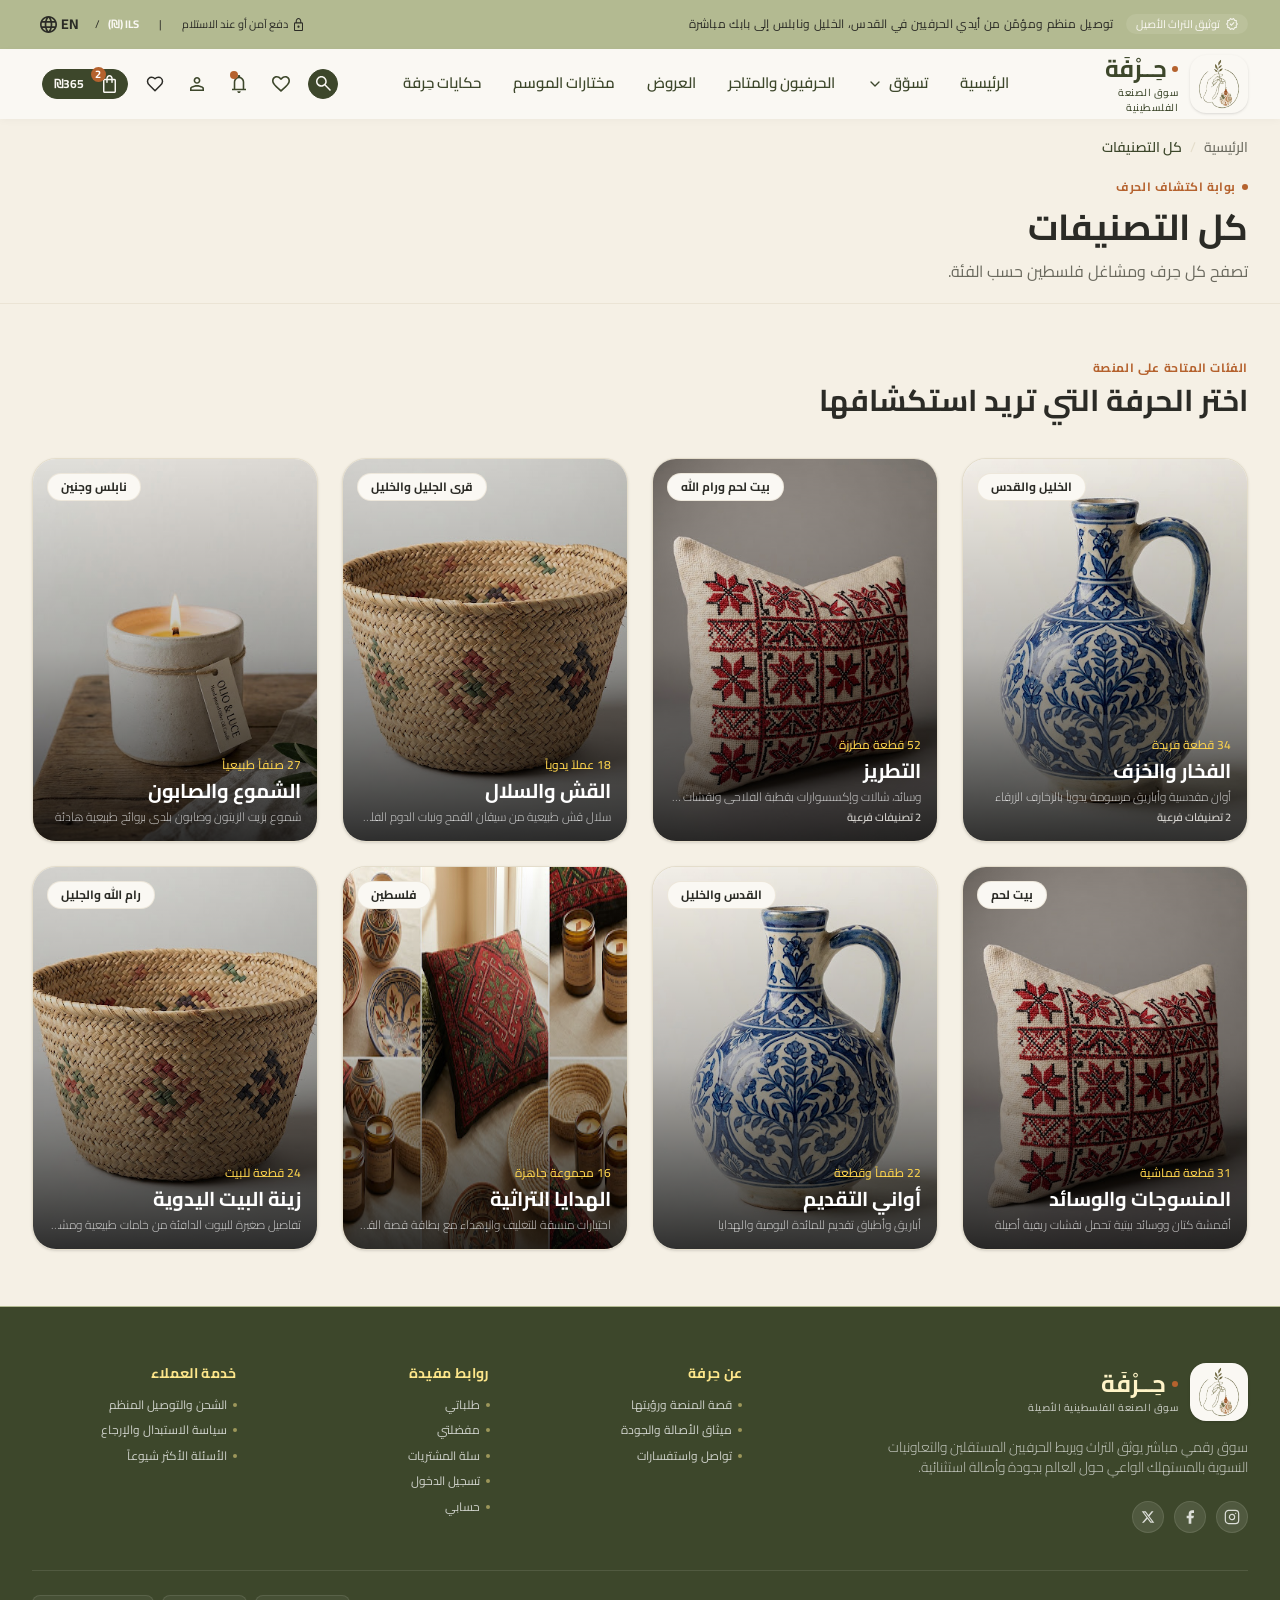
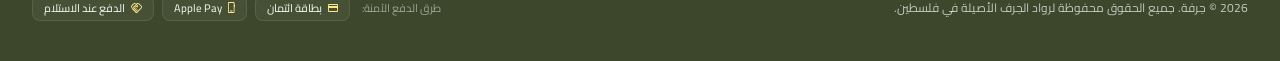
<file: categories.html>
﻿<!DOCTYPE html>
<html lang="ar" dir="rtl" class="scroll-smooth motion-reduce:scroll-auto">

<head>
  <meta charset="UTF-8">
  <meta name="viewport" content="width=device-width, initial-scale=1.0">
  <meta name="description" content="كل التصنيفات في حِرفة - بوابة تصفح الحرف والمشاغل الفلسطينية حسب الفئة">
  <title>كل التصنيفات | حِرفة</title>
  <link rel="preconnect" href="https://fonts.googleapis.com">
  <link rel="preconnect" href="https://fonts.gstatic.com" crossorigin>
  <link
    href="https://fonts.googleapis.com/css2?family=Amiri:ital,wght@0,700;1,400&family=Cairo:wght@300;400;500;600;700&family=Noto+Sans+Arabic:wght@400;500;600;700&display=swap"
    rel="stylesheet">
  <link rel="stylesheet" href="assets/css/output.css">
</head>

<body class="categories-page overflow-x-hidden bg-canvas font-cairo text-ink antialiased">
  <div id="toast"
    class="fixed start-4 end-4 top-5 z-[100] mx-auto w-fit max-w-[calc(100%-2rem)] -translate-y-24 rounded-lg bg-olive px-5 py-3 text-sm font-semibold text-white shadow-soft transition-transform duration-300"
    role="status"></div>

  <header class="relative z-50 bg-surface" data-node-id="223:3408">
    <aside class="bg-sage px-4 py-2 text-ink lg:px-8" data-node-id="223:3409">
      <div class="mx-auto flex h-[32.667px] max-w-[1280px] items-center justify-center md:justify-between">
        <div class="flex shrink-0 items-center gap-3">
          <div class="flex items-center gap-1.5 rounded-full bg-surface/10 px-2.5 py-0.5">
            <img src="assets/imgs/mcp/header-badge.svg" alt="" class="h-[11.88px] w-[12.441px]">
            <span class="text-[11px] leading-4 text-surface">توثيق التراث الأصيل</span>
          </div>
          <p class="hidden text-xs leading-4 tracking-[.3px] lg:block">توصيل منظم ومؤمّن من أيدي الحرفيين في القدس،
            الخليل ونابلس إلى بابك مباشرة</p>
        </div>
        <div class="hidden shrink-0 items-center gap-5 md:flex">
          <div class="flex items-center gap-1.5">
            <img src="assets/imgs/mcp/header-lock.svg" alt="" class="h-[12.656px] w-[9.687px]">
            <span class="text-[11px] leading-4">دفع آمن أو عند الاستلام</span>
          </div>
          <span class="text-[11px] leading-4">|</span>
          <div class="flex items-center gap-2">
            <span lang="en" class="text-[11px] font-bold leading-4 text-surface">ILS (₪)</span>
            <span class="text-[11px] leading-4">/</span>
            <button id="languageToggle" type="button" class="language-toggle flex items-center gap-1 rounded-lg p-2"
              aria-label="Switch to English">
              <span class="language-label text-sm font-bold leading-[14px]" lang="en">EN</span>
              <img src="assets/imgs/mcp/header-globe.svg" alt="" class="h-[16.667px] w-[16.667px]">
            </button>
          </div>
        </div>
      </div>
    </aside>

    <div class="h-[70px] bg-surface px-4 shadow-[0_2px_7.5px_rgba(43,43,38,.03)] backdrop-blur-[6px] lg:px-8"
      data-node-id="223:3436">
      <div class="mx-auto hidden h-full max-w-[1216px] items-center justify-between py-[10px] lg:flex">
        <a href="index.html" class="flex w-[184px] shrink-0 items-center justify-start gap-3"
          aria-label="حرفة الرئيسية" data-node-id="223:3474">
          <span class="flex h-[58px] w-[58px] items-center justify-center rounded-[16px] bg-surface p-1 shadow-sm"><img
              src="assets/imgs/mcp/header-logo.png" alt="شعار حرفة" class="h-[50px] w-[50px] object-cover"></span>
          <div class="text-start">
            <div class="flex items-center justify-start gap-1.5"><span
                class="h-1.5 w-1.5 rounded-full bg-copper"></span><strong
                class="text-2xl font-bold leading-8 tracking-[-.6px] text-olive">حِــرْفَة</strong></div><small
              class="block text-[10px] font-medium leading-[15px] tracking-[.5px] text-olive">سوق الصنعة
              الفلسطينية</small>
          </div>
        </a>

        <nav class="flex shrink-0 items-center gap-8 text-[15px] font-semibold leading-[22.5px] text-olive"
          data-node-id="223:3463">
          <a href="index.html" class="py-1">الرئيسية</a>

          <div class="mega-menu group relative py-1">
            <button type="button" class="flex items-center gap-1.5" aria-haspopup="true" aria-expanded="false">
              <span>تسوّق</span>
              <i data-lucide="chevron-down" class="h-4 w-4 transition-transform duration-200 group-[.mega-menu-open]:rotate-180"></i>
            </button>
            <div
              class="mega-menu-panel invisible absolute start-0 top-full z-40 mt-2 flex w-[720px] origin-top-start overflow-hidden rounded-2xl border border-line bg-surface opacity-0 shadow-soft transition-[opacity,transform] duration-150 [transform:scale(.97)] group-[.mega-menu-open]:visible group-[.mega-menu-open]:opacity-100 group-[.mega-menu-open]:[transform:scale(1)]">

              <ul class="w-56 shrink-0 border-e border-line bg-canvas/60 p-2">
                <li>
                  <a href="browse.html?category=pottery" data-mega-category="pottery"
                    class="mega-category-trigger group/item flex items-center justify-between rounded-xl px-3 py-3 text-sm font-semibold text-ink [&.mega-category-active]:bg-surface [&.mega-category-active]:text-copper">
                    <span class="flex items-center gap-2.5">
                      <img src="assets/imgs/mcp/category-ceramics.png" alt="" class="h-8 w-8 shrink-0 rounded-lg object-cover">
                      الفخار والخزف
                    </span>
                    <i data-lucide="chevron-left" class="h-4 w-4 shrink-0 text-muted"></i>
                  </a>
                </li>
                <li>
                  <a href="browse.html?category=embroidery" data-mega-category="embroidery"
                    class="mega-category-trigger group/item flex items-center justify-between rounded-xl px-3 py-3 text-sm font-semibold text-ink [&.mega-category-active]:bg-surface [&.mega-category-active]:text-copper">
                    <span class="flex items-center gap-2.5">
                      <img src="assets/imgs/mcp/category-embroidery.png" alt="" class="h-8 w-8 shrink-0 rounded-lg object-cover">
                      التطريز الفلسطيني
                    </span>
                    <i data-lucide="chevron-left" class="h-4 w-4 shrink-0 text-muted"></i>
                  </a>
                </li>
                <li>
                  <a href="browse.html?category=baskets" data-mega-category="baskets"
                    class="mega-category-trigger group/item flex items-center justify-between rounded-xl px-3 py-3 text-sm font-semibold text-ink [&.mega-category-active]:bg-surface [&.mega-category-active]:text-copper">
                    <span class="flex items-center gap-2.5">
                      <img src="assets/imgs/mcp/category-basket.png" alt="" class="h-8 w-8 shrink-0 rounded-lg object-cover">
                      السلال والقش
                    </span>
                    <i data-lucide="chevron-left" class="h-4 w-4 shrink-0 text-muted"></i>
                  </a>
                </li>
                <li>
                  <a href="browse.html?category=candles-soaps" data-mega-category="candles-soaps"
                    class="mega-category-trigger group/item flex items-center justify-between rounded-xl px-3 py-3 text-sm font-semibold text-ink [&.mega-category-active]:bg-surface [&.mega-category-active]:text-copper">
                    <span class="flex items-center gap-2.5">
                      <img src="assets/imgs/mcp/category-candle.png" alt="" class="h-8 w-8 shrink-0 rounded-lg object-cover">
                      الشموع والصابون
                    </span>
                    <i data-lucide="chevron-left" class="h-4 w-4 shrink-0 text-muted"></i>
                  </a>
                </li>
                <li class="mt-1 border-t border-line pt-1">
                  <a href="categories.html" class="block rounded-xl px-3 py-2.5 text-xs font-bold text-olive hover:bg-surface">استعراض جميع الفئات</a>
                </li>
              </ul>

              <div class="relative min-h-[280px] flex-1 p-5">
                <div data-mega-panel="pottery" class="mega-panel grid grid-cols-3 gap-3">
                  <a href="product.html" class="group/card flex flex-col items-center gap-2.5 rounded-xl p-2.5 text-center hover:bg-canvas">
                    <img src="assets/imgs/mcp/popular-pitcher.png" alt="إبريق مقدسي كنعاني أزرق" class="h-20 w-20 shrink-0 rounded-lg bg-white object-contain p-1.5 shadow-sm transition-transform duration-200 group-hover/card:scale-105">
                    <span>
                      <strong class="block text-xs font-bold leading-4 text-ink">إبريق مقدسي كنعاني أزرق</strong>
                      <small class="mt-1 block text-[11px] text-muted">مشغل دار الكرمة</small>
                    </span>
                  </a>
                  <a href="product.html" class="group/card flex flex-col items-center gap-2.5 rounded-xl p-2.5 text-center hover:bg-canvas">
                    <img src="assets/imgs/mcp/season-candle.png" alt="شمعة زيت الزيتون في وعاء فخاري يدوي" class="h-20 w-20 shrink-0 rounded-lg bg-white object-contain p-1.5 shadow-sm transition-transform duration-200 group-hover/card:scale-105">
                    <span>
                      <strong class="block text-xs font-bold leading-4 text-ink">شمعة زيت الزيتون في وعاء فخاري</strong>
                      <small class="mt-1 block text-[11px] text-muted">مشغل الطين الأصيل • الخليل</small>
                    </span>
                  </a>
                  <a href="product.html" class="group/card flex flex-col items-center gap-2.5 rounded-xl p-2.5 text-center hover:bg-canvas">
                    <img src="assets/imgs/mcp/popular-pitcher.png" alt="إبريق مقدسي كنعاني أزرق" class="h-20 w-20 shrink-0 rounded-lg bg-white object-contain p-1.5 shadow-sm transition-transform duration-200 group-hover/card:scale-105">
                    <span>
                      <strong class="block text-xs font-bold leading-4 text-ink">إبريق مقدسي كنعاني أزرق</strong>
                      <small class="mt-1 block text-[11px] text-muted">مشغل دار الكرمة</small>
                    </span>
                  </a>
                  <a href="product.html" class="group/card flex flex-col items-center gap-2.5 rounded-xl p-2.5 text-center hover:bg-canvas">
                    <img src="assets/imgs/mcp/season-candle.png" alt="شمعة زيت الزيتون في وعاء فخاري يدوي" class="h-20 w-20 shrink-0 rounded-lg bg-white object-contain p-1.5 shadow-sm transition-transform duration-200 group-hover/card:scale-105">
                    <span>
                      <strong class="block text-xs font-bold leading-4 text-ink">شمعة زيت الزيتون في وعاء فخاري</strong>
                      <small class="mt-1 block text-[11px] text-muted">مشغل الطين الأصيل • الخليل</small>
                    </span>
                  </a>
                  <a href="product.html" class="group/card flex flex-col items-center gap-2.5 rounded-xl p-2.5 text-center hover:bg-canvas">
                    <img src="assets/imgs/mcp/popular-pitcher.png" alt="إبريق مقدسي كنعاني أزرق" class="h-20 w-20 shrink-0 rounded-lg bg-white object-contain p-1.5 shadow-sm transition-transform duration-200 group-hover/card:scale-105">
                    <span>
                      <strong class="block text-xs font-bold leading-4 text-ink">إبريق مقدسي كنعاني أزرق</strong>
                      <small class="mt-1 block text-[11px] text-muted">مشغل دار الكرمة</small>
                    </span>
                  </a>
                  <a href="product.html" class="group/card flex flex-col items-center gap-2.5 rounded-xl p-2.5 text-center hover:bg-canvas">
                    <img src="assets/imgs/mcp/season-candle.png" alt="شمعة زيت الزيتون في وعاء فخاري يدوي" class="h-20 w-20 shrink-0 rounded-lg bg-white object-contain p-1.5 shadow-sm transition-transform duration-200 group-hover/card:scale-105">
                    <span>
                      <strong class="block text-xs font-bold leading-4 text-ink">شمعة زيت الزيتون في وعاء فخاري</strong>
                      <small class="mt-1 block text-[11px] text-muted">مشغل الطين الأصيل • الخليل</small>
                    </span>
                  </a>
                </div>
                <div data-mega-panel="embroidery" class="mega-panel hidden grid-cols-3 gap-3">
                  <a href="product.html" class="group/card flex flex-col items-center gap-2.5 rounded-xl p-2.5 text-center hover:bg-canvas">
                    <img src="assets/imgs/mcp/popular-cushion.png" alt="وسادة كنعانية محاكة يدوياً" class="h-20 w-20 shrink-0 rounded-lg bg-white object-contain p-1.5 shadow-sm transition-transform duration-200 group-hover/card:scale-105">
                    <span>
                      <strong class="block text-xs font-bold leading-4 text-ink">وسادة كنعانية محاكة يدوياً</strong>
                      <small class="mt-1 block text-[11px] text-muted">سيدات رام الله</small>
                    </span>
                  </a>
                  <a href="product.html" class="group/card flex flex-col items-center gap-2.5 rounded-xl p-2.5 text-center hover:bg-canvas">
                    <img src="assets/imgs/mcp/season-basket.png" alt="سلة قش فلسطينية من الخليل مجدولة يدوياً" class="h-20 w-20 shrink-0 rounded-lg bg-white object-contain p-1.5 shadow-sm transition-transform duration-200 group-hover/card:scale-105">
                    <span>
                      <strong class="block text-xs font-bold leading-4 text-ink">سلة قش فلسطينية من الخليل</strong>
                      <small class="mt-1 block text-[11px] text-muted">جمعية إحسان بيت لحم</small>
                    </span>
                  </a>
                  <a href="product.html" class="group/card flex flex-col items-center gap-2.5 rounded-xl p-2.5 text-center hover:bg-canvas">
                    <img src="assets/imgs/mcp/popular-cushion.png" alt="وسادة كنعانية محاكة يدوياً" class="h-20 w-20 shrink-0 rounded-lg bg-white object-contain p-1.5 shadow-sm transition-transform duration-200 group-hover/card:scale-105">
                    <span>
                      <strong class="block text-xs font-bold leading-4 text-ink">وسادة كنعانية محاكة يدوياً</strong>
                      <small class="mt-1 block text-[11px] text-muted">سيدات رام الله</small>
                    </span>
                  </a>
                  <a href="product.html" class="group/card flex flex-col items-center gap-2.5 rounded-xl p-2.5 text-center hover:bg-canvas">
                    <img src="assets/imgs/mcp/season-basket.png" alt="سلة قش فلسطينية من الخليل مجدولة يدوياً" class="h-20 w-20 shrink-0 rounded-lg bg-white object-contain p-1.5 shadow-sm transition-transform duration-200 group-hover/card:scale-105">
                    <span>
                      <strong class="block text-xs font-bold leading-4 text-ink">سلة قش فلسطينية من الخليل</strong>
                      <small class="mt-1 block text-[11px] text-muted">جمعية إحسان بيت لحم</small>
                    </span>
                  </a>
                  <a href="product.html" class="group/card flex flex-col items-center gap-2.5 rounded-xl p-2.5 text-center hover:bg-canvas">
                    <img src="assets/imgs/mcp/popular-cushion.png" alt="وسادة كنعانية محاكة يدوياً" class="h-20 w-20 shrink-0 rounded-lg bg-white object-contain p-1.5 shadow-sm transition-transform duration-200 group-hover/card:scale-105">
                    <span>
                      <strong class="block text-xs font-bold leading-4 text-ink">وسادة كنعانية محاكة يدوياً</strong>
                      <small class="mt-1 block text-[11px] text-muted">سيدات رام الله</small>
                    </span>
                  </a>
                  <a href="product.html" class="group/card flex flex-col items-center gap-2.5 rounded-xl p-2.5 text-center hover:bg-canvas">
                    <img src="assets/imgs/mcp/season-basket.png" alt="سلة قش فلسطينية من الخليل مجدولة يدوياً" class="h-20 w-20 shrink-0 rounded-lg bg-white object-contain p-1.5 shadow-sm transition-transform duration-200 group-hover/card:scale-105">
                    <span>
                      <strong class="block text-xs font-bold leading-4 text-ink">سلة قش فلسطينية من الخليل</strong>
                      <small class="mt-1 block text-[11px] text-muted">جمعية إحسان بيت لحم</small>
                    </span>
                  </a>
                </div>
                <div data-mega-panel="baskets" class="mega-panel hidden grid-cols-3 gap-3">
                  <a href="product.html" class="group/card flex flex-col items-center gap-2.5 rounded-xl p-2.5 text-center hover:bg-canvas">
                    <img src="assets/imgs/mcp/popular-basket.png" alt="سلة طعام قشية بزخارف ملونة" class="h-20 w-20 shrink-0 rounded-lg bg-white object-contain p-1.5 shadow-sm transition-transform duration-200 group-hover/card:scale-105">
                    <span>
                      <strong class="block text-xs font-bold leading-4 text-ink">سلة طعام قشية بزخارف ملونة</strong>
                      <small class="mt-1 block text-[11px] text-muted">تعاونية الأغوار</small>
                    </span>
                  </a>
                  <a href="product.html" class="group/card flex flex-col items-center gap-2.5 rounded-xl p-2.5 text-center hover:bg-canvas">
                    <img src="assets/imgs/mcp/season-pitcher.png" alt="إبريق فخار مقدسي مزخرف يدوياً" class="h-20 w-20 shrink-0 rounded-lg bg-white object-contain p-1.5 shadow-sm transition-transform duration-200 group-hover/card:scale-105">
                    <span>
                      <strong class="block text-xs font-bold leading-4 text-ink">إبريق فخار مقدسي مزخرف يدوياً</strong>
                      <small class="mt-1 block text-[11px] text-muted">تعاونية سيدات أريحا</small>
                    </span>
                  </a>
                  <a href="product.html" class="group/card flex flex-col items-center gap-2.5 rounded-xl p-2.5 text-center hover:bg-canvas">
                    <img src="assets/imgs/mcp/popular-basket.png" alt="سلة طعام قشية بزخارف ملونة" class="h-20 w-20 shrink-0 rounded-lg bg-white object-contain p-1.5 shadow-sm transition-transform duration-200 group-hover/card:scale-105">
                    <span>
                      <strong class="block text-xs font-bold leading-4 text-ink">سلة طعام قشية بزخارف ملونة</strong>
                      <small class="mt-1 block text-[11px] text-muted">تعاونية الأغوار</small>
                    </span>
                  </a>
                  <a href="product.html" class="group/card flex flex-col items-center gap-2.5 rounded-xl p-2.5 text-center hover:bg-canvas">
                    <img src="assets/imgs/mcp/season-pitcher.png" alt="إبريق فخار مقدسي مزخرف يدوياً" class="h-20 w-20 shrink-0 rounded-lg bg-white object-contain p-1.5 shadow-sm transition-transform duration-200 group-hover/card:scale-105">
                    <span>
                      <strong class="block text-xs font-bold leading-4 text-ink">إبريق فخار مقدسي مزخرف يدوياً</strong>
                      <small class="mt-1 block text-[11px] text-muted">تعاونية سيدات أريحا</small>
                    </span>
                  </a>
                  <a href="product.html" class="group/card flex flex-col items-center gap-2.5 rounded-xl p-2.5 text-center hover:bg-canvas">
                    <img src="assets/imgs/mcp/popular-basket.png" alt="سلة طعام قشية بزخارف ملونة" class="h-20 w-20 shrink-0 rounded-lg bg-white object-contain p-1.5 shadow-sm transition-transform duration-200 group-hover/card:scale-105">
                    <span>
                      <strong class="block text-xs font-bold leading-4 text-ink">سلة طعام قشية بزخارف ملونة</strong>
                      <small class="mt-1 block text-[11px] text-muted">تعاونية الأغوار</small>
                    </span>
                  </a>
                  <a href="product.html" class="group/card flex flex-col items-center gap-2.5 rounded-xl p-2.5 text-center hover:bg-canvas">
                    <img src="assets/imgs/mcp/season-pitcher.png" alt="إبريق فخار مقدسي مزخرف يدوياً" class="h-20 w-20 shrink-0 rounded-lg bg-white object-contain p-1.5 shadow-sm transition-transform duration-200 group-hover/card:scale-105">
                    <span>
                      <strong class="block text-xs font-bold leading-4 text-ink">إبريق فخار مقدسي مزخرف يدوياً</strong>
                      <small class="mt-1 block text-[11px] text-muted">تعاونية سيدات أريحا</small>
                    </span>
                  </a>
                </div>
                <div data-mega-panel="candles-soaps" class="mega-panel hidden grid-cols-3 gap-3">
                  <a href="product.html" class="group/card flex flex-col items-center gap-2.5 rounded-xl p-2.5 text-center hover:bg-canvas">
                    <img src="assets/imgs/mcp/popular-candle.png" alt="شمعة زيت زيتون في فخار ريفي" class="h-20 w-20 shrink-0 rounded-lg bg-white object-contain p-1.5 shadow-sm transition-transform duration-200 group-hover/card:scale-105">
                    <span>
                      <strong class="block text-xs font-bold leading-4 text-ink">شمعة زيت زيتون في فخار ريفي</strong>
                      <small class="mt-1 block text-[11px] text-muted">معصرة برقين</small>
                    </span>
                  </a>
                  <a href="product.html" class="group/card flex flex-col items-center gap-2.5 rounded-xl p-2.5 text-center hover:bg-canvas">
                    <img src="assets/imgs/mcp/season-cushion.png" alt="وسادة تطريز فلسطيني يدوي خيوط حرير" class="h-20 w-20 shrink-0 rounded-lg bg-white object-contain p-1.5 shadow-sm transition-transform duration-200 group-hover/card:scale-105">
                    <span>
                      <strong class="block text-xs font-bold leading-4 text-ink">وسادة تطريز خيوط حرير طبيعي</strong>
                      <small class="mt-1 block text-[11px] text-muted">تعاونية نساء نابلس</small>
                    </span>
                  </a>
                  <a href="product.html" class="group/card flex flex-col items-center gap-2.5 rounded-xl p-2.5 text-center hover:bg-canvas">
                    <img src="assets/imgs/mcp/popular-candle.png" alt="شمعة زيت زيتون في فخار ريفي" class="h-20 w-20 shrink-0 rounded-lg bg-white object-contain p-1.5 shadow-sm transition-transform duration-200 group-hover/card:scale-105">
                    <span>
                      <strong class="block text-xs font-bold leading-4 text-ink">شمعة زيت زيتون في فخار ريفي</strong>
                      <small class="mt-1 block text-[11px] text-muted">معصرة برقين</small>
                    </span>
                  </a>
                  <a href="product.html" class="group/card flex flex-col items-center gap-2.5 rounded-xl p-2.5 text-center hover:bg-canvas">
                    <img src="assets/imgs/mcp/season-cushion.png" alt="وسادة تطريز فلسطيني يدوي خيوط حرير" class="h-20 w-20 shrink-0 rounded-lg bg-white object-contain p-1.5 shadow-sm transition-transform duration-200 group-hover/card:scale-105">
                    <span>
                      <strong class="block text-xs font-bold leading-4 text-ink">وسادة تطريز خيوط حرير طبيعي</strong>
                      <small class="mt-1 block text-[11px] text-muted">تعاونية نساء نابلس</small>
                    </span>
                  </a>
                  <a href="product.html" class="group/card flex flex-col items-center gap-2.5 rounded-xl p-2.5 text-center hover:bg-canvas">
                    <img src="assets/imgs/mcp/popular-candle.png" alt="شمعة زيت زيتون في فخار ريفي" class="h-20 w-20 shrink-0 rounded-lg bg-white object-contain p-1.5 shadow-sm transition-transform duration-200 group-hover/card:scale-105">
                    <span>
                      <strong class="block text-xs font-bold leading-4 text-ink">شمعة زيت زيتون في فخار ريفي</strong>
                      <small class="mt-1 block text-[11px] text-muted">معصرة برقين</small>
                    </span>
                  </a>
                  <a href="product.html" class="group/card flex flex-col items-center gap-2.5 rounded-xl p-2.5 text-center hover:bg-canvas">
                    <img src="assets/imgs/mcp/season-cushion.png" alt="وسادة تطريز فلسطيني يدوي خيوط حرير" class="h-20 w-20 shrink-0 rounded-lg bg-white object-contain p-1.5 shadow-sm transition-transform duration-200 group-hover/card:scale-105">
                    <span>
                      <strong class="block text-xs font-bold leading-4 text-ink">وسادة تطريز خيوط حرير طبيعي</strong>
                      <small class="mt-1 block text-[11px] text-muted">تعاونية نساء نابلس</small>
                    </span>
                  </a>
                </div>
              </div>
            </div>
          </div>

          <a href="vendors.html" class="py-1">الحرفيون والمتاجر</a>
          <a href="browse.html?sale=1" class="py-1">العروض</a>
          <a href="index.html#season" class="py-1">مختارات الموسم</a>
          <a href="index.html#artisans" class="py-1">حكايات حِرفة</a>
        </nav>

        <div class="flex h-[50px] shrink-0 items-center gap-3 p-[10px]" data-node-id="223:3438">
          <button id="searchButton"
            class="flex h-[30px] w-[30px] items-center justify-center overflow-hidden rounded-full border border-olive bg-olive p-px"
            aria-label="بحث"><img src="assets/imgs/mcp/header-search-exact.svg" alt=""
              class="h-[28.667px] w-[14.663px] max-w-none"></button>
          <a href="dashboard/index.html" class="flex h-[30px] w-[30px] items-center justify-center rounded-full" aria-label="الحساب"><img
              src="assets/imgs/mcp/header-user.svg" alt="" class="h-[16.283px] w-[17.875px]"></a>
          <button class="relative flex h-[30px] w-[30px] items-center justify-center rounded-full"
            aria-label="الإشعارات"><img src="assets/imgs/mcp/header-bell.svg" alt=""
              class="h-[17.963px] w-[14.208px]"><span
              class="absolute end-[5.42px] top-[2.33px] h-2 w-2 rounded-full bg-copper"></span></button>
          <button class="flex h-[30px] w-[30px] items-center justify-center rounded-full" aria-label="المشاهدة"><img
              src="assets/imgs/mcp/header-eye.svg" alt="" class="h-[14.032px] w-[14.208px]"></button>
          <a href="dashboard/favorites.html" class="flex h-[30px] w-[30px] items-center justify-center rounded-full" aria-label="مفضلتي"><i data-lucide="heart" class="h-[18px] w-[18px]"></i></a>
          <button id="cartButton"
            class="relative flex h-[30px] w-[86.208px] items-center justify-center gap-2.5 rounded-full border border-olive bg-olive px-[11px] text-surface"
            aria-label="سلة المشتريات">
            <span class="relative"><img src="assets/imgs/mcp/header-cart.svg" alt=""
                class="h-[17.875px] w-[14.208px]"><bdi id="cartCount"
                class="absolute start-[-12px] top-[-7.73px] flex h-[15px] min-w-[15px] items-center justify-center rounded-full bg-copper px-1 text-[11px] font-bold leading-[11px] text-white">2</bdi></span>
            <bdi id="cartTotal" class="w-10 text-start text-xs font-bold leading-3">₪365</bdi>
          </button>
        </div>
      </div>

      <div class="flex h-full items-center justify-between lg:hidden">
        <a href="index.html"
          class="flex h-[52px] w-[52px] items-center justify-center rounded-[16px] bg-surface p-1 shadow-sm"
          aria-label="حرفة الرئيسية"><img src="assets/imgs/mcp/header-logo.png" alt="شعار حرفة"
            class="h-11 w-11 object-cover"></a>
        <div class="flex items-center gap-1"><button type="button"
            class="language-toggle flex h-9 items-center gap-1 rounded-full px-2 text-xs font-bold text-olive"
            aria-label="Switch to English"><span class="language-label" lang="en">EN</span><img
              src="assets/imgs/mcp/header-globe.svg" alt="" class="h-4 w-4"></button><button id="mobileSearchButton"
            class="flex h-9 w-9 items-center justify-center overflow-hidden rounded-full border border-olive bg-olive"
            aria-label="بحث"><img src="assets/imgs/mcp/header-search-exact.svg" alt=""
              class="h-[28.667px] w-[14.663px] max-w-none"></button><button id="menuButton"
            class="flex h-9 w-9 items-center justify-center rounded-full" aria-label="القائمة"><i data-lucide="menu"
              class="h-5 w-5"></i></button></div>
      </div>
    </div>

    <div id="mobileMenu" class="hidden border-t border-line bg-surface px-5 py-4 lg:hidden">
      <nav class="grid gap-1 text-sm font-semibold">
        <a href="index.html" class="py-2">الرئيسية</a>

        <div class="mobile-nav-dropdown">
          <button type="button" class="mobile-nav-dropdown-toggle flex w-full items-center justify-between py-2"
            aria-expanded="false">
            <span>تسوّق</span>
            <i data-lucide="chevron-down" class="h-4 w-4 transition-transform duration-200"></i>
          </button>
          <div class="mobile-nav-dropdown-panel hidden ps-4">
            <a href="browse.html?category=pottery" class="block py-2 text-muted">الفخار والخزف</a>
            <a href="browse.html?category=embroidery" class="block py-2 text-muted">التطريز الفلسطيني</a>
            <a href="browse.html?category=baskets" class="block py-2 text-muted">السلال والقش</a>
            <a href="browse.html?category=candles-soaps" class="block py-2 text-muted">الشموع والصابون</a>
            <a href="categories.html" class="block py-2 font-bold text-olive">استعراض جميع الفئات</a>
          </div>
        </div>

        <a href="vendors.html" class="py-2">الحرفيون والمتاجر</a>
        <a href="browse.html?sale=1" class="py-2">العروض</a>
        <a href="index.html#season" class="py-2">مختارات الموسم</a>
        <a href="index.html#artisans" class="py-2">حكايات حِرفة</a>
        <a href="dashboard/favorites.html" class="py-2">مفضلتي</a>
      </nav>
    </div>
  </header>

  <div id="searchPanel" class="fixed start-0 end-0 top-0 bottom-0 z-[80] hidden bg-ink/50 p-4 backdrop-blur-sm">
    <div class="mx-auto mt-24 max-w-2xl rounded-lg bg-surface p-5 shadow-soft">
      <div class="flex items-center gap-3 border-b border-line pb-4">
        <i data-lucide="search" class="h-5 w-5 text-muted"></i>
        <input id="globalSearch" type="search" placeholder="ابحث عن قطعة، حرفة، أو مشغل..."
          class="w-full bg-transparent text-base outline-none">
        <button id="closeSearch" class="flex h-8 w-8 items-center justify-center rounded-full hover:bg-canvas"
          aria-label="إغلاق"><i data-lucide="x" class="h-4 w-4"></i></button>
      </div>
      <p class="pt-4 text-xs text-muted">جرّب: تطريز، فخار، قش، شموع</p>
    </div>
  </div>

  <main>
    <section class="border-b border-line/60 bg-canvas px-4 py-5 lg:px-8">
      <div class="mx-auto flex max-w-[1216px] flex-col gap-6">
        <nav class="flex items-center gap-2 text-xs font-medium leading-4 text-muted sm:text-sm"
          aria-label="مسار الصفحة">
          <a href="index.html" class="hover:text-olive">الرئيسية</a>
          <span class="text-line">/</span>
          <span class="font-semibold text-olive">كل التصنيفات</span>
        </nav>
        <div class="flex max-w-3xl flex-col items-start gap-2 text-start">
          <p class="flex items-center gap-1.5 text-xs font-bold uppercase leading-4 tracking-[.6px] text-copper"><span
              class="h-1.5 w-1.5 rounded-full bg-copper"></span>بوابة اكتشاف الحرف</p>
          <h1 class="text-[30px] font-bold leading-9 text-ink sm:text-4xl sm:leading-[48px]">كل التصنيفات</h1>
          <p class="text-sm leading-6 text-muted sm:text-base">تصفح كل حِرف ومشاغل فلسطين حسب الفئة.</p>
        </div>
      </div>
    </section>

    <section class="bg-canvas px-4 py-10 sm:py-14 lg:px-8">
      <div
        class="reveal opacity-100 translate-y-0 transition-[opacity,transform] duration-[650ms] ease-out sm:translate-y-[22px] sm:opacity-0 motion-reduce:sm:translate-y-0 motion-reduce:sm:opacity-100 mx-auto flex max-w-[1216px] flex-col gap-7 sm:gap-10">
        <div class="flex flex-col items-start gap-1.5 text-start">
          <p class="text-xs font-bold uppercase leading-4 tracking-[.6px] text-copper">الفئات المتاحة على المنصة</p>
          <h2 class="text-[26px] font-bold leading-9 text-ink sm:text-[30px]">اختر الحرفة التي تريد استكشافها</h2>
        </div>

        <div class="grid grid-cols-1 gap-4 sm:grid-cols-2 sm:gap-6 lg:grid-cols-4">
          <a href="browse.html?category=pottery"
            class="group relative h-[384px] overflow-hidden rounded-[24px] border border-line bg-surface p-px shadow-sm"
            aria-label="تصفح الفخار والخزف">
            <img src="assets/imgs/mcp/category-ceramics.png" alt="الفخار والخزف اليدوي الفلسطيني"
              class="absolute start-[-17.25%] top-0 h-full w-[134.51%] max-w-none transition-transform duration-500 group-hover:scale-[1.025]">
            <span class="absolute start-0 end-0 top-0 bottom-0 bg-gradient-to-t from-black/80 via-black/25 via-50% to-transparent"></span>
            <span
              class="absolute end-[14px] top-[14px] rounded-full border border-line/60 bg-surface px-[13px] py-[5px] text-xs font-bold leading-4 text-ink backdrop-blur-[2px]">الخليل
              والقدس</span>
            <span class="absolute start-4 end-4 bottom-4 flex flex-col items-start gap-1 text-start">
              <small class="text-xs font-medium leading-4 text-[#fcd34d]"><bdi>34</bdi> قطعة فريدة</small>
              <strong class="text-xl font-bold leading-7 text-white">الفخار والخزف</strong>
              <span class="block w-full truncate text-xs font-light leading-4 text-white/80">أوانٍ مقدسية وأباريق
                مرسومة يدوياً بالزخارف الزرقاء</span>
              <span class="text-[11px] font-semibold leading-4 text-surface/80"><bdi>2</bdi> تصنيفات فرعية</span>
            </span>
          </a>

          <a href="browse.html?category=embroidery"
            class="group relative h-[384px] overflow-hidden rounded-[24px] border border-line bg-surface p-px shadow-sm"
            aria-label="تصفح التطريز الفلسطيني">
            <img src="assets/imgs/mcp/category-embroidery.png" alt="التطريز الفلسطيني التراثي"
              class="absolute start-[-17.25%] top-0 h-full w-[134.51%] max-w-none transition-transform duration-500 group-hover:scale-[1.025]">
            <span class="absolute start-0 end-0 top-0 bottom-0 bg-gradient-to-t from-black/80 via-black/25 via-50% to-transparent"></span>
            <span
              class="absolute end-[14px] top-[14px] rounded-full border border-line/60 bg-surface px-[13px] py-[5px] text-xs font-bold leading-4 text-ink backdrop-blur-[2px]">بيت
              لحم ورام الله</span>
            <span class="absolute start-4 end-4 bottom-4 flex flex-col items-start gap-1 text-start">
              <small class="text-xs font-medium leading-4 text-[#fcd34d]"><bdi>52</bdi> قطعة مطرزة</small>
              <strong class="text-xl font-bold leading-7 text-white">التطريز</strong>
              <span class="block w-full truncate text-xs font-light leading-4 text-white/80">وسائد، شالات وإكسسوارات
                بقطبة الفلاحي ونقشات كنعانية</span>
              <span class="text-[11px] font-semibold leading-4 text-surface/80"><bdi>2</bdi> تصنيفات فرعية</span>
            </span>
          </a>

          <a href="browse.html?category=baskets"
            class="group relative h-[384px] overflow-hidden rounded-[24px] border border-line bg-surface p-px shadow-sm"
            aria-label="تصفح القش والسلال">
            <img src="assets/imgs/mcp/category-basket.png" alt="السلال والقش والنسيج الريفي"
              class="absolute start-[-17.25%] top-0 h-full w-[134.51%] max-w-none transition-transform duration-500 group-hover:scale-[1.025]">
            <span class="absolute start-0 end-0 top-0 bottom-0 bg-gradient-to-t from-black/80 via-black/25 via-50% to-transparent"></span>
            <span
              class="absolute end-[14px] top-[14px] rounded-full border border-line/60 bg-surface px-[13px] py-[5px] text-xs font-bold leading-4 text-ink backdrop-blur-[2px]">قرى
              الجليل والخليل</span>
            <span class="absolute start-4 end-4 bottom-4 flex flex-col items-start gap-1 text-start">
              <small class="text-xs font-medium leading-4 text-[#fcd34d]"><bdi>18</bdi> عملاً يدوياً</small>
              <strong class="text-xl font-bold leading-7 text-white">القش والسلال</strong>
              <span class="block w-full truncate text-xs font-light leading-4 text-white/80">سلال قش طبيعية من سيقان
                القمح ونبات الدوم الفلسطيني</span>
            </span>
          </a>

          <a href="browse.html?category=candles-soaps"
            class="group relative h-[384px] overflow-hidden rounded-[24px] border border-line bg-surface p-px shadow-sm"
            aria-label="تصفح الشموع والصابون">
            <img src="assets/imgs/mcp/category-candle.png" alt="شموع وزيوت طبيعية وصابون نابلسي"
              class="absolute start-[-17.25%] top-0 h-full w-[134.51%] max-w-none transition-transform duration-500 group-hover:scale-[1.025]">
            <span class="absolute start-0 end-0 top-0 bottom-0 bg-gradient-to-t from-black/80 via-black/25 via-50% to-transparent"></span>
            <span
              class="absolute end-[14px] top-[14px] rounded-full border border-line/60 bg-surface px-[13px] py-[5px] text-xs font-bold leading-4 text-ink backdrop-blur-[2px]">نابلس
              وجنين</span>
            <span class="absolute start-4 end-4 bottom-4 flex flex-col items-start gap-1 text-start">
              <small class="text-xs font-medium leading-4 text-[#fcd34d]"><bdi>27</bdi> صنفاً طبيعياً</small>
              <strong class="text-xl font-bold leading-7 text-white">الشموع والصابون</strong>
              <span class="block w-full truncate text-xs font-light leading-4 text-white/80">شموع بزيت الزيتون
                وصابون بلدي بروائح طبيعية هادئة</span>
            </span>
          </a>

          <a href="browse.html?category=textiles"
            class="group relative h-[384px] overflow-hidden rounded-[24px] border border-line bg-surface p-px shadow-sm"
            aria-label="تصفح المنسوجات والوسائد">
            <img src="assets/imgs/mcp/arrival-cushion.png" alt="وسائد ومنسوجات فلسطينية مطرزة"
              class="absolute start-[-17.25%] top-0 h-full w-[134.51%] max-w-none transition-transform duration-500 group-hover:scale-[1.025]">
            <span class="absolute start-0 end-0 top-0 bottom-0 bg-gradient-to-t from-black/80 via-black/25 via-50% to-transparent"></span>
            <span
              class="absolute end-[14px] top-[14px] rounded-full border border-line/60 bg-surface px-[13px] py-[5px] text-xs font-bold leading-4 text-ink backdrop-blur-[2px]">بيت
              لحم</span>
            <span class="absolute start-4 end-4 bottom-4 flex flex-col items-start gap-1 text-start">
              <small class="text-xs font-medium leading-4 text-[#fcd34d]"><bdi>31</bdi> قطعة قماشية</small>
              <strong class="text-xl font-bold leading-7 text-white">المنسوجات والوسائد</strong>
              <span class="block w-full truncate text-xs font-light leading-4 text-white/80">أقمشة كتان ووسائد بيتية
                تحمل نقشات ريفية أصيلة</span>
            </span>
          </a>

          <a href="browse.html?category=tableware"
            class="group relative h-[384px] overflow-hidden rounded-[24px] border border-line bg-surface p-px shadow-sm"
            aria-label="تصفح أواني التقديم">
            <img src="assets/imgs/mcp/arrival-pitcher.png" alt="أواني تقديم خزفية مرسومة يدوياً"
              class="absolute start-[-17.25%] top-0 h-full w-[134.51%] max-w-none transition-transform duration-500 group-hover:scale-[1.025]">
            <span class="absolute start-0 end-0 top-0 bottom-0 bg-gradient-to-t from-black/80 via-black/25 via-50% to-transparent"></span>
            <span
              class="absolute end-[14px] top-[14px] rounded-full border border-line/60 bg-surface px-[13px] py-[5px] text-xs font-bold leading-4 text-ink backdrop-blur-[2px]">القدس
              والخليل</span>
            <span class="absolute start-4 end-4 bottom-4 flex flex-col items-start gap-1 text-start">
              <small class="text-xs font-medium leading-4 text-[#fcd34d]"><bdi>22</bdi> طقماً وقطعة</small>
              <strong class="text-xl font-bold leading-7 text-white">أواني التقديم</strong>
              <span class="block w-full truncate text-xs font-light leading-4 text-white/80">أباريق وأطباق تقديم
                للمائدة اليومية والهدايا</span>
            </span>
          </a>

          <a href="browse.html?category=gifts"
            class="group relative h-[384px] overflow-hidden rounded-[24px] border border-line bg-surface p-px shadow-sm"
            aria-label="تصفح الهدايا التراثية">
            <img src="assets/imgs/mcp/hero-main.png" alt="مجموعة هدايا تراثية من مشغولات فلسطينية"
              class="absolute start-[-17.25%] top-0 h-full w-[134.51%] max-w-none transition-transform duration-500 group-hover:scale-[1.025]">
            <span class="absolute start-0 end-0 top-0 bottom-0 bg-gradient-to-t from-black/80 via-black/25 via-50% to-transparent"></span>
            <span
              class="absolute end-[14px] top-[14px] rounded-full border border-line/60 bg-surface px-[13px] py-[5px] text-xs font-bold leading-4 text-ink backdrop-blur-[2px]">فلسطين</span>
            <span class="absolute start-4 end-4 bottom-4 flex flex-col items-start gap-1 text-start">
              <small class="text-xs font-medium leading-4 text-[#fcd34d]"><bdi>16</bdi> مجموعة جاهزة</small>
              <strong class="text-xl font-bold leading-7 text-white">الهدايا التراثية</strong>
              <span class="block w-full truncate text-xs font-light leading-4 text-white/80">اختيارات منسقة للتغليف
                والإهداء مع بطاقة قصة القطعة</span>
            </span>
          </a>

          <a href="browse.html?category=home-decor"
            class="group relative h-[384px] overflow-hidden rounded-[24px] border border-line bg-surface p-px shadow-sm"
            aria-label="تصفح زينة البيت اليدوية">
            <img src="assets/imgs/mcp/season-basket.png" alt="زينة بيت يدوية من القش والمنسوجات"
              class="absolute start-[-17.25%] top-0 h-full w-[134.51%] max-w-none transition-transform duration-500 group-hover:scale-[1.025]">
            <span class="absolute start-0 end-0 top-0 bottom-0 bg-gradient-to-t from-black/80 via-black/25 via-50% to-transparent"></span>
            <span
              class="absolute end-[14px] top-[14px] rounded-full border border-line/60 bg-surface px-[13px] py-[5px] text-xs font-bold leading-4 text-ink backdrop-blur-[2px]">رام
              الله والجليل</span>
            <span class="absolute start-4 end-4 bottom-4 flex flex-col items-start gap-1 text-start">
              <small class="text-xs font-medium leading-4 text-[#fcd34d]"><bdi>24</bdi> قطعة للبيت</small>
              <strong class="text-xl font-bold leading-7 text-white">زينة البيت اليدوية</strong>
              <span class="block w-full truncate text-xs font-light leading-4 text-white/80">تفاصيل صغيرة للبيوت
                الدافئة من خامات طبيعية ومشاغل محلية</span>
            </span>
          </a>
        </div>
      </div>
    </section>
  </main>

  <footer class="border-t border-sage bg-olive text-white lg:h-[355px]" data-node-id="223:964">
    <div class="mx-auto flex w-full max-w-[1280px] flex-col gap-9 px-4 pb-8 pt-10 sm:gap-12 sm:pb-10 sm:pt-14 lg:px-8"
      data-node-id="223:965">
      <div class="grid w-full grid-cols-2 gap-x-6 gap-y-9 sm:gap-10 lg:h-[159px] lg:grid-cols-5 lg:gap-12"
        data-node-id="223:966">
        <div class="col-span-2 flex flex-col items-start gap-4 text-start lg:col-span-2" data-node-id="223:967">
          <div class="flex w-full items-center justify-start gap-3" data-node-id="223:968">
            <span
              class="flex h-[58px] w-[58px] shrink-0 items-center justify-center rounded-[16px] bg-surface p-1 shadow-sm"><img
                src="assets/imgs/mcp/footer-logo.png" alt="شعار حِرفة" class="h-[50px] w-[50px] object-cover"></span>
            <div class="flex flex-col items-start">
              <div class="flex items-center justify-start gap-1.5"><i
                  class="h-1.5 w-1.5 rounded-full bg-copper"></i><strong
                  class="text-2xl font-bold leading-8 text-[#fef3c7]">حِــرْفَة</strong></div>
              <p class="text-[10px] font-medium uppercase leading-[15px] tracking-[.5px] text-white/70">سوق الصنعة
                الفلسطينية الأصيلة</p>
            </div>
          </div>
          <p class="w-full max-w-[384px] text-start text-sm font-light leading-5 text-white/75">سوق رقمي مباشر يوثق
            التراث ويربط الحرفيين المستقلين والتعاونيات النسوية بالمستهلك الواعي حول العالم بجودة وأصالة استثنائية.</p>
          <div class="flex w-full items-center justify-start gap-2.5 pt-2">
            <a href="#" class="flex h-8 w-8 items-center justify-center rounded-full border border-surface/10 bg-surface/10"
              aria-label="انستغرام"><img src="assets/imgs/mcp/footer-instagram.svg" alt="" class="h-4 w-4"></a>
            <a href="#" class="flex h-8 w-8 items-center justify-center rounded-full border border-surface/10 bg-surface/10"
              aria-label="فيسبوك"><img src="assets/imgs/mcp/footer-facebook.svg" alt="" class="h-4 w-4"></a>
            <a href="#" class="flex h-8 w-8 items-center justify-center rounded-full border border-surface/10 bg-surface/10"
              aria-label="اكس"><img src="assets/imgs/mcp/footer-x.svg" alt="" class="h-[14px] w-[14px]"></a>
          </div>
        </div>
        <div class="flex flex-col items-start gap-[14px] text-start" data-node-id="223:991">
          <h3 class="w-full text-start text-sm font-bold leading-5 tracking-[.35px] text-[#fde68a]">عن حِرفة</h3>
          <ul class="flex w-full flex-col gap-[9.5px] text-xs leading-4 text-white/75">
            <li><a href="#" class="flex items-center justify-start gap-1.5"><i
                  class="h-1 w-1 rounded-full bg-[#fde68a]/50"></i><span>قصة المنصة ورؤيتها</span></a></li>
            <li><a href="#" class="flex items-center justify-start gap-1.5"><i
                  class="h-1 w-1 rounded-full bg-[#fde68a]/50"></i><span>ميثاق الأصالة والجودة</span></a></li>
            <li><a href="#" class="flex items-center justify-start gap-1.5"><i
                  class="h-1 w-1 rounded-full bg-[#fde68a]/50"></i><span>تواصل واستفسارات</span></a></li>
          </ul>
        </div>
        <div class="flex flex-col items-start gap-[14px] text-start" data-node-id="223:1004">
          <h3 class="w-full text-start text-sm font-bold leading-5 tracking-[.35px] text-[#fde68a]">روابط مفيدة</h3>
          <ul class="flex w-full flex-col gap-[9.5px] text-xs leading-4 text-white/75">
            <li><a href="dashboard/orders.html" class="flex items-center justify-start gap-1.5"><i
                  class="h-1 w-1 rounded-full bg-[#fde68a]/50"></i><span>طلباتي</span></a></li>
            <li><a href="dashboard/favorites.html" class="flex items-center justify-start gap-1.5"><i
                  class="h-1 w-1 rounded-full bg-[#fde68a]/50"></i><span>مفضلتي</span></a></li>
            <li><a href="cart.html" class="flex items-center justify-start gap-1.5"><i
                  class="h-1 w-1 rounded-full bg-[#fde68a]/50"></i><span>سلة المشتريات</span></a></li>
            <li><a href="login.html" class="flex items-center justify-start gap-1.5"><i
                  class="h-1 w-1 rounded-full bg-[#fde68a]/50"></i><span>تسجيل الدخول</span></a></li>
            <li><a href="dashboard/index.html" class="flex items-center justify-start gap-1.5"><i
                  class="h-1 w-1 rounded-full bg-[#fde68a]/50"></i><span>حسابي</span></a></li>
          </ul>
        </div>
        <div class="flex flex-col items-start gap-[14px] text-start" data-node-id="223:1017">
          <h3 class="w-full text-start text-sm font-bold leading-5 tracking-[.35px] text-[#fde68a]">خدمة العملاء</h3>
          <ul class="flex w-full flex-col gap-[9.5px] text-xs leading-4 text-white/75">
            <li><a href="#" class="flex items-center justify-start gap-1.5"><i
                  class="h-1 w-1 rounded-full bg-[#fde68a]/50"></i><span>الشحن والتوصيل المنظم</span></a></li>
            <li><a href="#" class="flex items-center justify-start gap-1.5"><i
                  class="h-1 w-1 rounded-full bg-[#fde68a]/50"></i><span>سياسة الاستبدال والإرجاع</span></a></li>
            <li><a href="#" class="flex items-center justify-start gap-1.5"><i
                  class="h-1 w-1 rounded-full bg-[#fde68a]/50"></i><span>الأسئلة الأكثر شيوعاً</span></a></li>
          </ul>
        </div>
      </div>
      <div
        class="flex w-full flex-col gap-5 border-t border-surface/10 pt-6 sm:flex-row sm:items-center sm:justify-between"
        data-node-id="223:1030">
        <p class="text-start text-xs leading-4 text-white/70"><bdi>© 2026</bdi> حِرفة. جميع الحقوق محفوظة لرواد الحِرف
          الأصيلة في فلسطين.</p>
        <div class="flex flex-col items-start gap-3 text-[11px] leading-4 sm:flex-row sm:flex-wrap sm:items-center">
          <span class="text-white/50">طرق الدفع الآمنة:</span>
          <div class="flex flex-wrap items-center gap-2">
            <span
              class="flex h-[26px] items-center gap-1.5 rounded-lg border border-surface/10 bg-surface/5 px-[11px] font-medium text-white/90"><img
                src="assets/imgs/mcp/footer-card.svg" alt="" class="h-[7.75px] w-[9.75px]"><span>بطاقة
                ائتمان</span></span>
            <span
              class="flex h-[26px] items-center gap-1.5 rounded-lg border border-surface/10 bg-surface/5 px-[11px] font-medium text-white/90"><img
                src="assets/imgs/mcp/footer-apple.svg" alt="" class="h-[10.75px] w-[7.25px]"><span lang="en">Apple
                Pay</span></span>
            <span
              class="flex h-[26px] items-center gap-1.5 rounded-lg border border-surface/10 bg-surface/5 px-[11px] font-medium text-white/90"><img
                src="assets/imgs/mcp/footer-cod.svg" alt="" class="h-[9.745px] w-[10.756px]"><span>الدفع عند
                الاستلام</span></span>
          </div>
        </div>
      </div>
    </div>
  </footer>
  <script src="assets/js/vendor/jquery.min.js" defer></script>
  <script src="assets/js/vendor/lucide.min.js" defer></script>
  <script src="assets/js/app.js" defer></script>
</body>

</html>
</file>
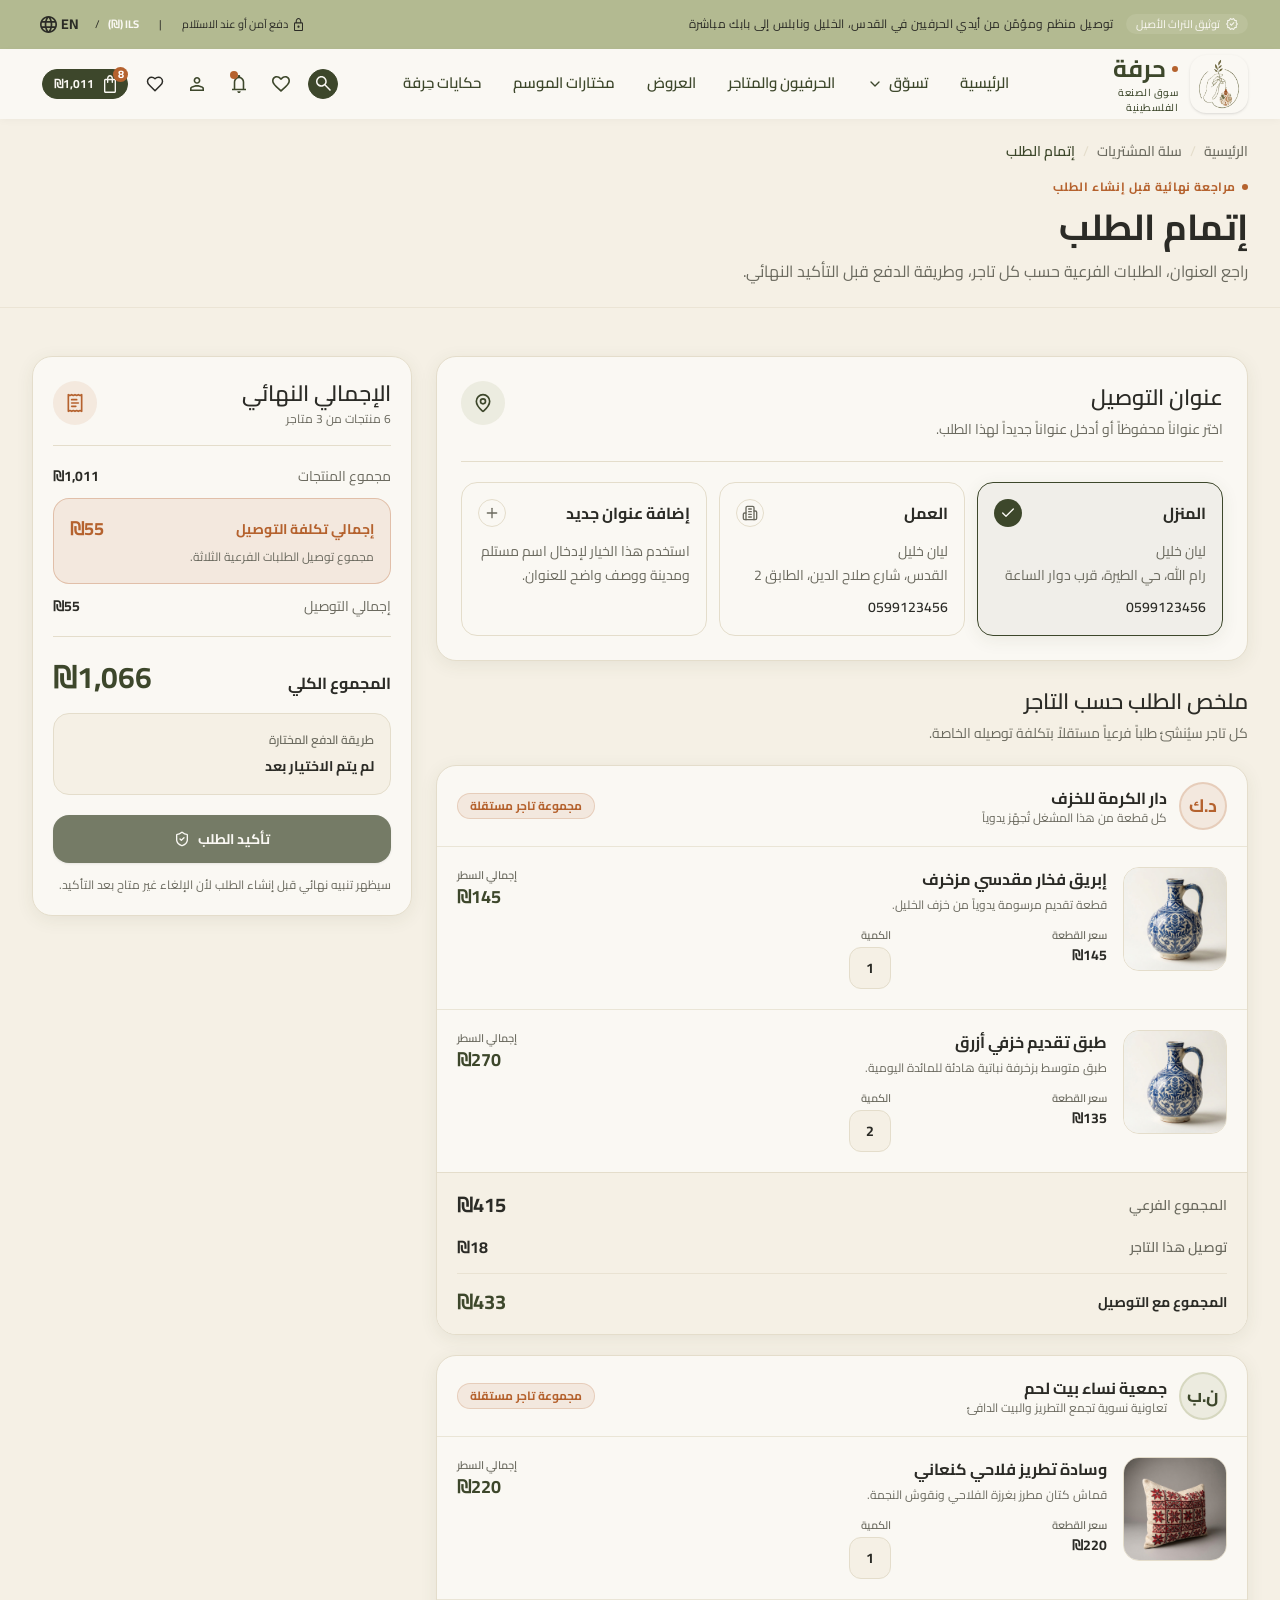
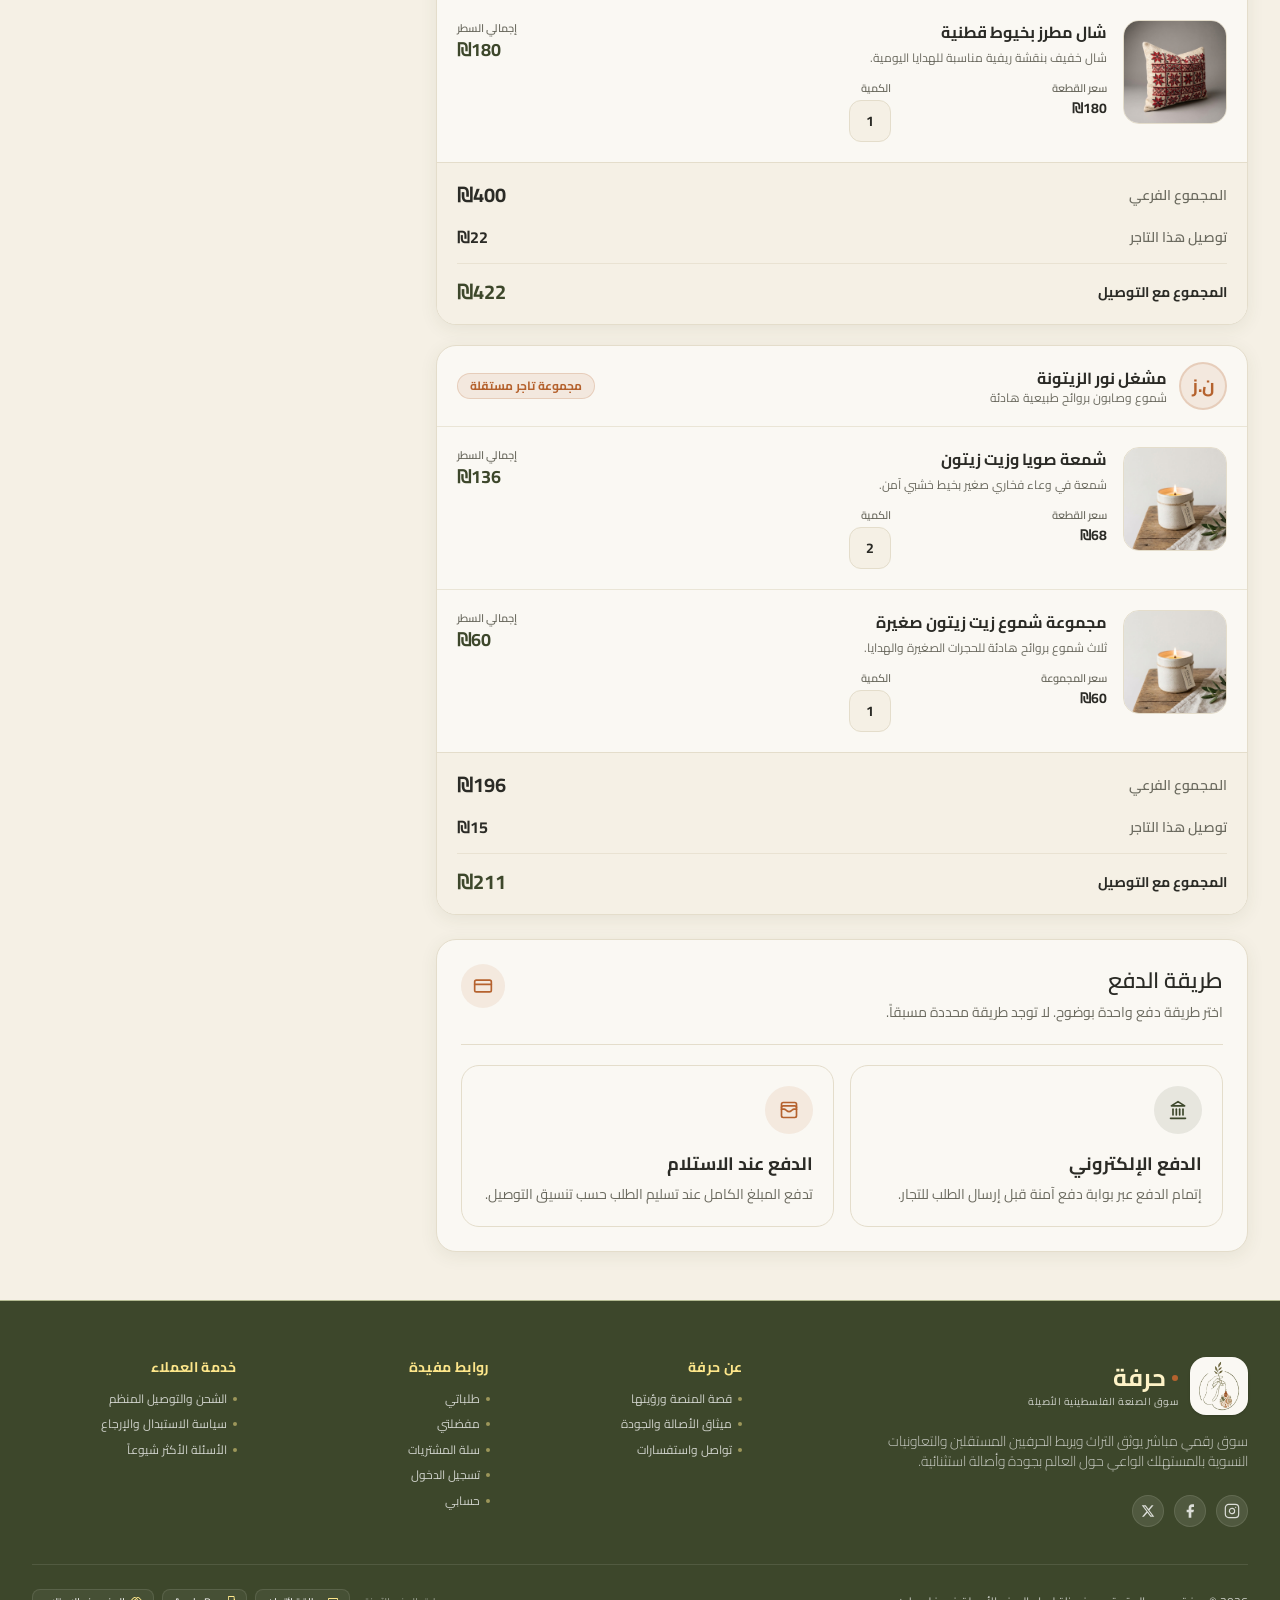
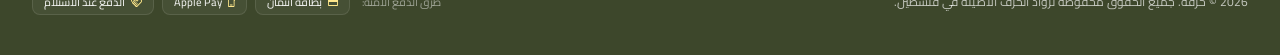
<file: checkout.html>
﻿<!DOCTYPE html>
<html lang="ar" dir="rtl" class="scroll-smooth motion-reduce:scroll-auto">

<head>
  <meta charset="UTF-8">
  <meta name="viewport" content="width=device-width, initial-scale=1.0">
  <meta name="description" content="إتمام الطلب في حرفة - اختيار عنوان التوصيل وطريقة الدفع ومراجعة الطلبات الفرعية حسب كل تاجر قبل التأكيد النهائي">
  <title>إتمام الطلب | حرفة</title>
  <link rel="preconnect" href="https://fonts.googleapis.com">
  <link rel="preconnect" href="https://fonts.gstatic.com" crossorigin>
  <link
    href="https://fonts.googleapis.com/css2?family=Amiri:ital,wght@0,700;1,400&family=Cairo:wght@300;400;500;600;700&family=Noto+Sans+Arabic:wght@400;500;600;700&display=swap"
    rel="stylesheet">
  <link rel="stylesheet" href="assets/css/output.css">
</head>

<body class="checkout-page overflow-x-hidden bg-canvas font-cairo text-ink antialiased">
  <div id="toast"
    class="fixed start-4 end-4 top-5 z-[100] mx-auto w-fit max-w-[calc(100%-2rem)] -translate-y-24 rounded-lg bg-olive px-5 py-3 text-sm font-semibold text-white shadow-soft transition-transform duration-300"
    role="status"></div>

  <header class="relative z-50 bg-surface">
    <aside class="bg-sage px-4 py-2 text-ink lg:px-8">
      <div class="mx-auto flex h-[32.667px] max-w-[1280px] items-center justify-center md:justify-between">
        <div class="flex shrink-0 items-center gap-3">
          <div class="flex items-center gap-1.5 rounded-full bg-surface/10 px-2.5 py-0.5">
            <img src="assets/imgs/mcp/header-badge.svg" alt="" class="h-[11.88px] w-[12.441px]">
            <span class="text-[11px] leading-4 text-surface">توثيق التراث الأصيل</span>
          </div>
          <p class="hidden text-xs leading-4 tracking-[.3px] lg:block">توصيل منظم ومؤمّن من أيدي الحرفيين في القدس،
            الخليل ونابلس إلى بابك مباشرة</p>
        </div>
        <div class="hidden shrink-0 items-center gap-5 md:flex">
          <div class="flex items-center gap-1.5">
            <img src="assets/imgs/mcp/header-lock.svg" alt="" class="h-[12.656px] w-[9.687px]">
            <span class="text-[11px] leading-4">دفع آمن أو عند الاستلام</span>
          </div>
          <span class="text-[11px] leading-4">|</span>
          <div class="flex items-center gap-2">
            <span lang="en" class="text-[11px] font-bold leading-4 text-surface">ILS (₪)</span>
            <span class="text-[11px] leading-4">/</span>
            <button id="languageToggle" type="button" class="language-toggle flex items-center gap-1 rounded-lg p-2"
              aria-label="Switch to English">
              <span class="language-label text-sm font-bold leading-[14px]" lang="en">EN</span>
              <img src="assets/imgs/mcp/header-globe.svg" alt="" class="h-[16.667px] w-[16.667px]">
            </button>
          </div>
        </div>
      </div>
    </aside>

    <div class="h-[70px] bg-surface px-4 shadow-[0_2px_7.5px_rgba(43,43,38,.03)] backdrop-blur-[6px] lg:px-8">
      <div class="mx-auto hidden h-full max-w-[1216px] items-center justify-between py-[10px] lg:flex">
        <a href="index.html" class="flex w-[184px] shrink-0 items-center justify-start gap-3"
          aria-label="حرفة الرئيسية">
          <span class="flex h-[58px] w-[58px] items-center justify-center rounded-[16px] bg-surface p-1 shadow-sm"><img
              src="assets/imgs/mcp/header-logo.png" alt="شعار حرفة" class="h-[50px] w-[50px] object-cover"></span>
          <div class="text-start">
            <div class="flex items-center justify-start gap-1.5"><span
                class="h-1.5 w-1.5 rounded-full bg-copper"></span><strong
                class="text-2xl font-bold leading-8 text-olive">حرفة</strong></div><small
              class="block text-[10px] font-medium leading-[15px] tracking-[.5px] text-olive">سوق الصنعة
              الفلسطينية</small>
          </div>
        </a>

        <nav class="flex shrink-0 items-center gap-8 text-[15px] font-semibold leading-[22.5px] text-olive">
          <a href="index.html" class="py-1">الرئيسية</a>

          <div class="mega-menu group relative py-1">
            <button type="button" class="flex items-center gap-1.5" aria-haspopup="true" aria-expanded="false">
              <span>تسوّق</span>
              <i data-lucide="chevron-down" class="h-4 w-4 transition-transform duration-200 group-[.mega-menu-open]:rotate-180"></i>
            </button>
            <div
              class="mega-menu-panel invisible absolute start-0 top-full z-40 mt-2 flex w-[720px] origin-top-start overflow-hidden rounded-2xl border border-line bg-surface opacity-0 shadow-soft transition-[opacity,transform] duration-150 [transform:scale(.97)] group-[.mega-menu-open]:visible group-[.mega-menu-open]:opacity-100 group-[.mega-menu-open]:[transform:scale(1)]">

              <ul class="w-56 shrink-0 border-e border-line bg-canvas/60 p-2">
                <li>
                  <a href="browse.html?category=pottery" data-mega-category="pottery"
                    class="mega-category-trigger group/item flex items-center justify-between rounded-xl px-3 py-3 text-sm font-semibold text-ink [&.mega-category-active]:bg-surface [&.mega-category-active]:text-copper">
                    <span class="flex items-center gap-2.5">
                      <img src="assets/imgs/mcp/category-ceramics.png" alt="" class="h-8 w-8 shrink-0 rounded-lg object-cover">
                      الفخار والخزف
                    </span>
                    <i data-lucide="chevron-left" class="h-4 w-4 shrink-0 text-muted"></i>
                  </a>
                </li>
                <li>
                  <a href="browse.html?category=embroidery" data-mega-category="embroidery"
                    class="mega-category-trigger group/item flex items-center justify-between rounded-xl px-3 py-3 text-sm font-semibold text-ink [&.mega-category-active]:bg-surface [&.mega-category-active]:text-copper">
                    <span class="flex items-center gap-2.5">
                      <img src="assets/imgs/mcp/category-embroidery.png" alt="" class="h-8 w-8 shrink-0 rounded-lg object-cover">
                      التطريز الفلسطيني
                    </span>
                    <i data-lucide="chevron-left" class="h-4 w-4 shrink-0 text-muted"></i>
                  </a>
                </li>
                <li>
                  <a href="browse.html?category=baskets" data-mega-category="baskets"
                    class="mega-category-trigger group/item flex items-center justify-between rounded-xl px-3 py-3 text-sm font-semibold text-ink [&.mega-category-active]:bg-surface [&.mega-category-active]:text-copper">
                    <span class="flex items-center gap-2.5">
                      <img src="assets/imgs/mcp/category-basket.png" alt="" class="h-8 w-8 shrink-0 rounded-lg object-cover">
                      السلال والقش
                    </span>
                    <i data-lucide="chevron-left" class="h-4 w-4 shrink-0 text-muted"></i>
                  </a>
                </li>
                <li>
                  <a href="browse.html?category=candles-soaps" data-mega-category="candles-soaps"
                    class="mega-category-trigger group/item flex items-center justify-between rounded-xl px-3 py-3 text-sm font-semibold text-ink [&.mega-category-active]:bg-surface [&.mega-category-active]:text-copper">
                    <span class="flex items-center gap-2.5">
                      <img src="assets/imgs/mcp/category-candle.png" alt="" class="h-8 w-8 shrink-0 rounded-lg object-cover">
                      الشموع والصابون
                    </span>
                    <i data-lucide="chevron-left" class="h-4 w-4 shrink-0 text-muted"></i>
                  </a>
                </li>
                <li class="mt-1 border-t border-line pt-1">
                  <a href="categories.html" class="block rounded-xl px-3 py-2.5 text-xs font-bold text-olive hover:bg-surface">استعراض جميع الفئات</a>
                </li>
              </ul>

              <div class="relative min-h-[280px] flex-1 p-5">
                <div data-mega-panel="pottery" class="mega-panel grid grid-cols-3 gap-3">
                  <a href="product.html" class="group/card flex flex-col items-center gap-2.5 rounded-xl p-2.5 text-center hover:bg-canvas">
                    <img src="assets/imgs/mcp/popular-pitcher.png" alt="إبريق مقدسي كنعاني أزرق" class="h-20 w-20 shrink-0 rounded-lg bg-white object-contain p-1.5 shadow-sm transition-transform duration-200 group-hover/card:scale-105">
                    <span>
                      <strong class="block text-xs font-bold leading-4 text-ink">إبريق مقدسي كنعاني أزرق</strong>
                      <small class="mt-1 block text-[11px] text-muted">مشغل دار الكرمة</small>
                    </span>
                  </a>
                  <a href="product.html" class="group/card flex flex-col items-center gap-2.5 rounded-xl p-2.5 text-center hover:bg-canvas">
                    <img src="assets/imgs/mcp/season-candle.png" alt="شمعة زيت الزيتون في وعاء فخاري يدوي" class="h-20 w-20 shrink-0 rounded-lg bg-white object-contain p-1.5 shadow-sm transition-transform duration-200 group-hover/card:scale-105">
                    <span>
                      <strong class="block text-xs font-bold leading-4 text-ink">شمعة زيت الزيتون في وعاء فخاري</strong>
                      <small class="mt-1 block text-[11px] text-muted">مشغل الطين الأصيل • الخليل</small>
                    </span>
                  </a>
                  <a href="product.html" class="group/card flex flex-col items-center gap-2.5 rounded-xl p-2.5 text-center hover:bg-canvas">
                    <img src="assets/imgs/mcp/popular-pitcher.png" alt="إبريق مقدسي كنعاني أزرق" class="h-20 w-20 shrink-0 rounded-lg bg-white object-contain p-1.5 shadow-sm transition-transform duration-200 group-hover/card:scale-105">
                    <span>
                      <strong class="block text-xs font-bold leading-4 text-ink">إبريق مقدسي كنعاني أزرق</strong>
                      <small class="mt-1 block text-[11px] text-muted">مشغل دار الكرمة</small>
                    </span>
                  </a>
                  <a href="product.html" class="group/card flex flex-col items-center gap-2.5 rounded-xl p-2.5 text-center hover:bg-canvas">
                    <img src="assets/imgs/mcp/season-candle.png" alt="شمعة زيت الزيتون في وعاء فخاري يدوي" class="h-20 w-20 shrink-0 rounded-lg bg-white object-contain p-1.5 shadow-sm transition-transform duration-200 group-hover/card:scale-105">
                    <span>
                      <strong class="block text-xs font-bold leading-4 text-ink">شمعة زيت الزيتون في وعاء فخاري</strong>
                      <small class="mt-1 block text-[11px] text-muted">مشغل الطين الأصيل • الخليل</small>
                    </span>
                  </a>
                  <a href="product.html" class="group/card flex flex-col items-center gap-2.5 rounded-xl p-2.5 text-center hover:bg-canvas">
                    <img src="assets/imgs/mcp/popular-pitcher.png" alt="إبريق مقدسي كنعاني أزرق" class="h-20 w-20 shrink-0 rounded-lg bg-white object-contain p-1.5 shadow-sm transition-transform duration-200 group-hover/card:scale-105">
                    <span>
                      <strong class="block text-xs font-bold leading-4 text-ink">إبريق مقدسي كنعاني أزرق</strong>
                      <small class="mt-1 block text-[11px] text-muted">مشغل دار الكرمة</small>
                    </span>
                  </a>
                  <a href="product.html" class="group/card flex flex-col items-center gap-2.5 rounded-xl p-2.5 text-center hover:bg-canvas">
                    <img src="assets/imgs/mcp/season-candle.png" alt="شمعة زيت الزيتون في وعاء فخاري يدوي" class="h-20 w-20 shrink-0 rounded-lg bg-white object-contain p-1.5 shadow-sm transition-transform duration-200 group-hover/card:scale-105">
                    <span>
                      <strong class="block text-xs font-bold leading-4 text-ink">شمعة زيت الزيتون في وعاء فخاري</strong>
                      <small class="mt-1 block text-[11px] text-muted">مشغل الطين الأصيل • الخليل</small>
                    </span>
                  </a>
                </div>
                <div data-mega-panel="embroidery" class="mega-panel hidden grid-cols-3 gap-3">
                  <a href="product.html" class="group/card flex flex-col items-center gap-2.5 rounded-xl p-2.5 text-center hover:bg-canvas">
                    <img src="assets/imgs/mcp/popular-cushion.png" alt="وسادة كنعانية محاكة يدوياً" class="h-20 w-20 shrink-0 rounded-lg bg-white object-contain p-1.5 shadow-sm transition-transform duration-200 group-hover/card:scale-105">
                    <span>
                      <strong class="block text-xs font-bold leading-4 text-ink">وسادة كنعانية محاكة يدوياً</strong>
                      <small class="mt-1 block text-[11px] text-muted">سيدات رام الله</small>
                    </span>
                  </a>
                  <a href="product.html" class="group/card flex flex-col items-center gap-2.5 rounded-xl p-2.5 text-center hover:bg-canvas">
                    <img src="assets/imgs/mcp/season-basket.png" alt="سلة قش فلسطينية من الخليل مجدولة يدوياً" class="h-20 w-20 shrink-0 rounded-lg bg-white object-contain p-1.5 shadow-sm transition-transform duration-200 group-hover/card:scale-105">
                    <span>
                      <strong class="block text-xs font-bold leading-4 text-ink">سلة قش فلسطينية من الخليل</strong>
                      <small class="mt-1 block text-[11px] text-muted">جمعية إحسان بيت لحم</small>
                    </span>
                  </a>
                  <a href="product.html" class="group/card flex flex-col items-center gap-2.5 rounded-xl p-2.5 text-center hover:bg-canvas">
                    <img src="assets/imgs/mcp/popular-cushion.png" alt="وسادة كنعانية محاكة يدوياً" class="h-20 w-20 shrink-0 rounded-lg bg-white object-contain p-1.5 shadow-sm transition-transform duration-200 group-hover/card:scale-105">
                    <span>
                      <strong class="block text-xs font-bold leading-4 text-ink">وسادة كنعانية محاكة يدوياً</strong>
                      <small class="mt-1 block text-[11px] text-muted">سيدات رام الله</small>
                    </span>
                  </a>
                  <a href="product.html" class="group/card flex flex-col items-center gap-2.5 rounded-xl p-2.5 text-center hover:bg-canvas">
                    <img src="assets/imgs/mcp/season-basket.png" alt="سلة قش فلسطينية من الخليل مجدولة يدوياً" class="h-20 w-20 shrink-0 rounded-lg bg-white object-contain p-1.5 shadow-sm transition-transform duration-200 group-hover/card:scale-105">
                    <span>
                      <strong class="block text-xs font-bold leading-4 text-ink">سلة قش فلسطينية من الخليل</strong>
                      <small class="mt-1 block text-[11px] text-muted">جمعية إحسان بيت لحم</small>
                    </span>
                  </a>
                  <a href="product.html" class="group/card flex flex-col items-center gap-2.5 rounded-xl p-2.5 text-center hover:bg-canvas">
                    <img src="assets/imgs/mcp/popular-cushion.png" alt="وسادة كنعانية محاكة يدوياً" class="h-20 w-20 shrink-0 rounded-lg bg-white object-contain p-1.5 shadow-sm transition-transform duration-200 group-hover/card:scale-105">
                    <span>
                      <strong class="block text-xs font-bold leading-4 text-ink">وسادة كنعانية محاكة يدوياً</strong>
                      <small class="mt-1 block text-[11px] text-muted">سيدات رام الله</small>
                    </span>
                  </a>
                  <a href="product.html" class="group/card flex flex-col items-center gap-2.5 rounded-xl p-2.5 text-center hover:bg-canvas">
                    <img src="assets/imgs/mcp/season-basket.png" alt="سلة قش فلسطينية من الخليل مجدولة يدوياً" class="h-20 w-20 shrink-0 rounded-lg bg-white object-contain p-1.5 shadow-sm transition-transform duration-200 group-hover/card:scale-105">
                    <span>
                      <strong class="block text-xs font-bold leading-4 text-ink">سلة قش فلسطينية من الخليل</strong>
                      <small class="mt-1 block text-[11px] text-muted">جمعية إحسان بيت لحم</small>
                    </span>
                  </a>
                </div>
                <div data-mega-panel="baskets" class="mega-panel hidden grid-cols-3 gap-3">
                  <a href="product.html" class="group/card flex flex-col items-center gap-2.5 rounded-xl p-2.5 text-center hover:bg-canvas">
                    <img src="assets/imgs/mcp/popular-basket.png" alt="سلة طعام قشية بزخارف ملونة" class="h-20 w-20 shrink-0 rounded-lg bg-white object-contain p-1.5 shadow-sm transition-transform duration-200 group-hover/card:scale-105">
                    <span>
                      <strong class="block text-xs font-bold leading-4 text-ink">سلة طعام قشية بزخارف ملونة</strong>
                      <small class="mt-1 block text-[11px] text-muted">تعاونية الأغوار</small>
                    </span>
                  </a>
                  <a href="product.html" class="group/card flex flex-col items-center gap-2.5 rounded-xl p-2.5 text-center hover:bg-canvas">
                    <img src="assets/imgs/mcp/season-pitcher.png" alt="إبريق فخار مقدسي مزخرف يدوياً" class="h-20 w-20 shrink-0 rounded-lg bg-white object-contain p-1.5 shadow-sm transition-transform duration-200 group-hover/card:scale-105">
                    <span>
                      <strong class="block text-xs font-bold leading-4 text-ink">إبريق فخار مقدسي مزخرف يدوياً</strong>
                      <small class="mt-1 block text-[11px] text-muted">تعاونية سيدات أريحا</small>
                    </span>
                  </a>
                  <a href="product.html" class="group/card flex flex-col items-center gap-2.5 rounded-xl p-2.5 text-center hover:bg-canvas">
                    <img src="assets/imgs/mcp/popular-basket.png" alt="سلة طعام قشية بزخارف ملونة" class="h-20 w-20 shrink-0 rounded-lg bg-white object-contain p-1.5 shadow-sm transition-transform duration-200 group-hover/card:scale-105">
                    <span>
                      <strong class="block text-xs font-bold leading-4 text-ink">سلة طعام قشية بزخارف ملونة</strong>
                      <small class="mt-1 block text-[11px] text-muted">تعاونية الأغوار</small>
                    </span>
                  </a>
                  <a href="product.html" class="group/card flex flex-col items-center gap-2.5 rounded-xl p-2.5 text-center hover:bg-canvas">
                    <img src="assets/imgs/mcp/season-pitcher.png" alt="إبريق فخار مقدسي مزخرف يدوياً" class="h-20 w-20 shrink-0 rounded-lg bg-white object-contain p-1.5 shadow-sm transition-transform duration-200 group-hover/card:scale-105">
                    <span>
                      <strong class="block text-xs font-bold leading-4 text-ink">إبريق فخار مقدسي مزخرف يدوياً</strong>
                      <small class="mt-1 block text-[11px] text-muted">تعاونية سيدات أريحا</small>
                    </span>
                  </a>
                  <a href="product.html" class="group/card flex flex-col items-center gap-2.5 rounded-xl p-2.5 text-center hover:bg-canvas">
                    <img src="assets/imgs/mcp/popular-basket.png" alt="سلة طعام قشية بزخارف ملونة" class="h-20 w-20 shrink-0 rounded-lg bg-white object-contain p-1.5 shadow-sm transition-transform duration-200 group-hover/card:scale-105">
                    <span>
                      <strong class="block text-xs font-bold leading-4 text-ink">سلة طعام قشية بزخارف ملونة</strong>
                      <small class="mt-1 block text-[11px] text-muted">تعاونية الأغوار</small>
                    </span>
                  </a>
                  <a href="product.html" class="group/card flex flex-col items-center gap-2.5 rounded-xl p-2.5 text-center hover:bg-canvas">
                    <img src="assets/imgs/mcp/season-pitcher.png" alt="إبريق فخار مقدسي مزخرف يدوياً" class="h-20 w-20 shrink-0 rounded-lg bg-white object-contain p-1.5 shadow-sm transition-transform duration-200 group-hover/card:scale-105">
                    <span>
                      <strong class="block text-xs font-bold leading-4 text-ink">إبريق فخار مقدسي مزخرف يدوياً</strong>
                      <small class="mt-1 block text-[11px] text-muted">تعاونية سيدات أريحا</small>
                    </span>
                  </a>
                </div>
                <div data-mega-panel="candles-soaps" class="mega-panel hidden grid-cols-3 gap-3">
                  <a href="product.html" class="group/card flex flex-col items-center gap-2.5 rounded-xl p-2.5 text-center hover:bg-canvas">
                    <img src="assets/imgs/mcp/popular-candle.png" alt="شمعة زيت زيتون في فخار ريفي" class="h-20 w-20 shrink-0 rounded-lg bg-white object-contain p-1.5 shadow-sm transition-transform duration-200 group-hover/card:scale-105">
                    <span>
                      <strong class="block text-xs font-bold leading-4 text-ink">شمعة زيت زيتون في فخار ريفي</strong>
                      <small class="mt-1 block text-[11px] text-muted">معصرة برقين</small>
                    </span>
                  </a>
                  <a href="product.html" class="group/card flex flex-col items-center gap-2.5 rounded-xl p-2.5 text-center hover:bg-canvas">
                    <img src="assets/imgs/mcp/season-cushion.png" alt="وسادة تطريز فلسطيني يدوي خيوط حرير" class="h-20 w-20 shrink-0 rounded-lg bg-white object-contain p-1.5 shadow-sm transition-transform duration-200 group-hover/card:scale-105">
                    <span>
                      <strong class="block text-xs font-bold leading-4 text-ink">وسادة تطريز خيوط حرير طبيعي</strong>
                      <small class="mt-1 block text-[11px] text-muted">تعاونية نساء نابلس</small>
                    </span>
                  </a>
                  <a href="product.html" class="group/card flex flex-col items-center gap-2.5 rounded-xl p-2.5 text-center hover:bg-canvas">
                    <img src="assets/imgs/mcp/popular-candle.png" alt="شمعة زيت زيتون في فخار ريفي" class="h-20 w-20 shrink-0 rounded-lg bg-white object-contain p-1.5 shadow-sm transition-transform duration-200 group-hover/card:scale-105">
                    <span>
                      <strong class="block text-xs font-bold leading-4 text-ink">شمعة زيت زيتون في فخار ريفي</strong>
                      <small class="mt-1 block text-[11px] text-muted">معصرة برقين</small>
                    </span>
                  </a>
                  <a href="product.html" class="group/card flex flex-col items-center gap-2.5 rounded-xl p-2.5 text-center hover:bg-canvas">
                    <img src="assets/imgs/mcp/season-cushion.png" alt="وسادة تطريز فلسطيني يدوي خيوط حرير" class="h-20 w-20 shrink-0 rounded-lg bg-white object-contain p-1.5 shadow-sm transition-transform duration-200 group-hover/card:scale-105">
                    <span>
                      <strong class="block text-xs font-bold leading-4 text-ink">وسادة تطريز خيوط حرير طبيعي</strong>
                      <small class="mt-1 block text-[11px] text-muted">تعاونية نساء نابلس</small>
                    </span>
                  </a>
                  <a href="product.html" class="group/card flex flex-col items-center gap-2.5 rounded-xl p-2.5 text-center hover:bg-canvas">
                    <img src="assets/imgs/mcp/popular-candle.png" alt="شمعة زيت زيتون في فخار ريفي" class="h-20 w-20 shrink-0 rounded-lg bg-white object-contain p-1.5 shadow-sm transition-transform duration-200 group-hover/card:scale-105">
                    <span>
                      <strong class="block text-xs font-bold leading-4 text-ink">شمعة زيت زيتون في فخار ريفي</strong>
                      <small class="mt-1 block text-[11px] text-muted">معصرة برقين</small>
                    </span>
                  </a>
                  <a href="product.html" class="group/card flex flex-col items-center gap-2.5 rounded-xl p-2.5 text-center hover:bg-canvas">
                    <img src="assets/imgs/mcp/season-cushion.png" alt="وسادة تطريز فلسطيني يدوي خيوط حرير" class="h-20 w-20 shrink-0 rounded-lg bg-white object-contain p-1.5 shadow-sm transition-transform duration-200 group-hover/card:scale-105">
                    <span>
                      <strong class="block text-xs font-bold leading-4 text-ink">وسادة تطريز خيوط حرير طبيعي</strong>
                      <small class="mt-1 block text-[11px] text-muted">تعاونية نساء نابلس</small>
                    </span>
                  </a>
                </div>
              </div>
            </div>
          </div>

          <a href="vendors.html" class="py-1">الحرفيون والمتاجر</a>
          <a href="browse.html?sale=1" class="py-1">العروض</a>
          <a href="index.html#season" class="py-1">مختارات الموسم</a>
          <a href="index.html#artisans" class="py-1">حكايات حِرفة</a>
        </nav>

        <div class="flex h-[50px] shrink-0 items-center gap-3 p-[10px]">
          <button id="searchButton"
            class="flex h-[30px] w-[30px] items-center justify-center overflow-hidden rounded-full border border-olive bg-olive p-px"
            aria-label="بحث"><img src="assets/imgs/mcp/header-search-exact.svg" alt=""
              class="h-[28.667px] w-[14.663px] max-w-none"></button>
          <a href="dashboard/index.html" class="flex h-[30px] w-[30px] items-center justify-center rounded-full" aria-label="الحساب"><img
              src="assets/imgs/mcp/header-user.svg" alt="" class="h-[16.283px] w-[17.875px]"></a>
          <button class="relative flex h-[30px] w-[30px] items-center justify-center rounded-full"
            aria-label="الإشعارات"><img src="assets/imgs/mcp/header-bell.svg" alt=""
              class="h-[17.963px] w-[14.208px]"><span
              class="absolute end-[5.42px] top-[2.33px] h-2 w-2 rounded-full bg-copper"></span></button>
          <button class="flex h-[30px] w-[30px] items-center justify-center rounded-full" aria-label="المشاهدة"><img
              src="assets/imgs/mcp/header-eye.svg" alt="" class="h-[14.032px] w-[14.208px]"></button>
          <a href="dashboard/favorites.html" class="flex h-[30px] w-[30px] items-center justify-center rounded-full" aria-label="مفضلتي"><i data-lucide="heart" class="h-[18px] w-[18px]"></i></a>
          <a id="cartButton" href="cart.html"
            class="relative flex h-[30px] w-[86.208px] items-center justify-center gap-2.5 rounded-full border border-olive bg-olive px-[11px] text-surface"
            aria-label="سلة المشتريات">
            <span class="relative"><img src="assets/imgs/mcp/header-cart.svg" alt=""
                class="h-[17.875px] w-[14.208px]"><span id="cartCount"
                class="absolute start-[-12px] top-[-7.73px] flex h-[15px] min-w-[15px] items-center justify-center rounded-full bg-copper px-1 text-[11px] font-bold leading-[11px] text-white"><bdi>8</bdi></span></span>
            <span id="cartTotal" class="w-10 text-start text-xs font-bold leading-3"><bdi>₪1,011</bdi></span>
          </a>
        </div>
      </div>

      <div class="flex h-full items-center justify-between lg:hidden">
        <a href="index.html"
          class="flex h-[52px] w-[52px] items-center justify-center rounded-[16px] bg-surface p-1 shadow-sm"
          aria-label="حرفة الرئيسية"><img src="assets/imgs/mcp/header-logo.png" alt="شعار حرفة"
            class="h-11 w-11 object-cover"></a>
        <div class="flex items-center gap-1"><button type="button"
            class="language-toggle flex h-9 items-center gap-1 rounded-full px-2 text-xs font-bold text-olive"
            aria-label="Switch to English"><span class="language-label" lang="en">EN</span><img
              src="assets/imgs/mcp/header-globe.svg" alt="" class="h-4 w-4"></button><button id="mobileSearchButton"
            class="flex h-9 w-9 items-center justify-center overflow-hidden rounded-full border border-olive bg-olive"
            aria-label="بحث"><img src="assets/imgs/mcp/header-search-exact.svg" alt=""
              class="h-[28.667px] w-[14.663px] max-w-none"></button><button id="menuButton"
            class="flex h-9 w-9 items-center justify-center rounded-full" aria-label="القائمة"><i data-lucide="menu"
              class="h-5 w-5"></i></button></div>
      </div>
    </div>

    <div id="mobileMenu" class="hidden border-t border-line bg-surface px-5 py-4 lg:hidden">
      <nav class="grid gap-1 text-sm font-semibold">
        <a href="index.html" class="py-2">الرئيسية</a>

        <div class="mobile-nav-dropdown">
          <button type="button" class="mobile-nav-dropdown-toggle flex w-full items-center justify-between py-2"
            aria-expanded="false">
            <span>تسوّق</span>
            <i data-lucide="chevron-down" class="h-4 w-4 transition-transform duration-200"></i>
          </button>
          <div class="mobile-nav-dropdown-panel hidden ps-4">
            <a href="browse.html?category=pottery" class="block py-2 text-muted">الفخار والخزف</a>
            <a href="browse.html?category=embroidery" class="block py-2 text-muted">التطريز الفلسطيني</a>
            <a href="browse.html?category=baskets" class="block py-2 text-muted">السلال والقش</a>
            <a href="browse.html?category=candles-soaps" class="block py-2 text-muted">الشموع والصابون</a>
            <a href="categories.html" class="block py-2 font-bold text-olive">استعراض جميع الفئات</a>
          </div>
        </div>

        <a href="vendors.html" class="py-2">الحرفيون والمتاجر</a>
        <a href="browse.html?sale=1" class="py-2">العروض</a>
        <a href="index.html#season" class="py-2">مختارات الموسم</a>
        <a href="index.html#artisans" class="py-2">حكايات حِرفة</a>
        <a href="dashboard/favorites.html" class="py-2">مفضلتي</a>
      </nav>
    </div>
  </header>

  <div id="searchPanel" class="fixed start-0 end-0 top-0 bottom-0 z-[80] hidden bg-ink/50 p-4 backdrop-blur-sm">
    <div class="mx-auto mt-24 max-w-2xl rounded-lg bg-surface p-5 shadow-soft">
      <div class="flex items-center gap-3 border-b border-line pb-4">
        <i data-lucide="search" class="h-5 w-5 text-muted"></i>
        <input id="globalSearch" type="search" placeholder="ابحث عن قطعة، حرفة، أو مشغل..."
          class="w-full bg-transparent text-base outline-none">
        <button id="closeSearch" class="flex h-8 w-8 items-center justify-center rounded-full hover:bg-canvas"
          aria-label="إغلاق"><i data-lucide="x" class="h-4 w-4"></i></button>
      </div>
      <p class="pt-4 text-xs text-muted">جرّب: تطريز، فخار، قش، شموع</p>
    </div>
  </div>

  <main data-checkout-page>
    <section class="border-b border-line/60 bg-canvas px-4 py-6 lg:px-8">
      <div class="mx-auto flex max-w-[1216px] flex-col gap-5">
        <nav class="flex items-center gap-2 text-xs font-medium leading-4 text-muted sm:text-sm"
          aria-label="مسار الصفحة">
          <a href="index.html" class="hover:text-olive">الرئيسية</a>
          <span class="text-line">/</span>
          <a href="cart.html" class="hover:text-olive">سلة المشتريات</a>
          <span class="text-line">/</span>
          <span class="font-semibold text-olive">إتمام الطلب</span>
        </nav>
        <div class="flex max-w-3xl flex-col items-start gap-2 text-start">
          <p class="flex items-center gap-1.5 text-xs font-bold uppercase leading-4 tracking-[.6px] text-copper"><span
              class="h-1.5 w-1.5 rounded-full bg-copper"></span>مراجعة نهائية قبل إنشاء الطلب</p>
          <h1 class="text-[30px] font-bold leading-9 text-ink sm:text-4xl sm:leading-[48px]">إتمام الطلب</h1>
          <p class="text-sm leading-6 text-muted sm:text-base">راجع العنوان، الطلبات الفرعية حسب كل تاجر، وطريقة الدفع قبل التأكيد النهائي.</p>
        </div>
      </div>
    </section>

    <section class="bg-canvas px-4 py-10 sm:py-12 lg:px-8">
      <div
        class="reveal opacity-100 translate-y-0 transition-[opacity,transform] duration-[650ms] ease-out sm:translate-y-[22px] sm:opacity-0 motion-reduce:sm:translate-y-0 motion-reduce:sm:opacity-100 mx-auto grid max-w-[1216px] gap-6 lg:grid-cols-[minmax(0,1fr)_380px] lg:items-start">
        <div class="flex min-w-0 flex-col gap-6">
          <section class="rounded-[20px] border border-line bg-surface p-5 shadow-card sm:p-6" aria-labelledby="addressTitle">
            <div class="flex flex-col gap-2 border-b border-line pb-5 text-start sm:flex-row sm:items-start sm:justify-between">
              <div>
                <h2 id="addressTitle" class="text-[22px] font-semibold leading-8 text-ink">عنوان التوصيل</h2>
                <p class="mt-1 text-sm leading-6 text-muted">اختر عنواناً محفوظاً أو أدخل عنواناً جديداً لهذا الطلب.</p>
              </div>
              <span class="flex h-11 w-11 items-center justify-center rounded-full bg-sage/20 text-olive">
                <i data-lucide="map-pin" class="h-5 w-5"></i>
              </span>
            </div>

            <div class="mt-5 grid gap-3 md:grid-cols-3">
              <label tabindex="0"
                class="address-card cursor-pointer rounded-[16px] border border-olive bg-olive/5 p-4 text-start shadow-card transition-colors">
                <input type="radio" name="addressChoice" value="home" class="sr-only" checked>
                <span class="flex items-center justify-between gap-3">
                  <strong class="text-base font-bold leading-6 text-ink">المنزل</strong>
                  <span class="flex h-7 w-7 items-center justify-center rounded-full bg-olive text-surface"><i
                      data-lucide="check" class="h-4 w-4"></i></span>
                </span>
                <span class="mt-3 block text-sm leading-6 text-muted">ليان خليل</span>
                <span class="block text-sm leading-6 text-muted">رام الله، حي الطيرة، قرب دوار الساعة</span>
                <span class="mt-2 block text-sm font-semibold leading-6 text-ink"><bdi>0599123456</bdi></span>
              </label>

              <label tabindex="0"
                class="address-card cursor-pointer rounded-[16px] border border-line bg-surface p-4 text-start transition-colors hover:border-olive/50">
                <input type="radio" name="addressChoice" value="work" class="sr-only">
                <span class="flex items-center justify-between gap-3">
                  <strong class="text-base font-bold leading-6 text-ink">العمل</strong>
                  <span class="flex h-7 w-7 items-center justify-center rounded-full border border-line text-muted"><i
                      data-lucide="building-2" class="h-4 w-4"></i></span>
                </span>
                <span class="mt-3 block text-sm leading-6 text-muted">ليان خليل</span>
                <span class="block text-sm leading-6 text-muted">القدس، شارع صلاح الدين، الطابق <bdi>2</bdi></span>
                <span class="mt-2 block text-sm font-semibold leading-6 text-ink"><bdi>0599123456</bdi></span>
              </label>

              <label tabindex="0"
                class="address-card cursor-pointer rounded-[16px] border border-line bg-surface p-4 text-start transition-colors hover:border-olive/50">
                <input type="radio" name="addressChoice" value="new" class="sr-only">
                <span class="flex items-center justify-between gap-3">
                  <strong class="text-base font-bold leading-6 text-ink">إضافة عنوان جديد</strong>
                  <span class="flex h-7 w-7 items-center justify-center rounded-full border border-line text-muted"><i
                      data-lucide="plus" class="h-4 w-4"></i></span>
                </span>
                <span class="mt-3 block text-sm leading-6 text-muted">استخدم هذا الخيار لإدخال اسم مستلم ومدينة ووصف واضح للعنوان.</span>
              </label>
            </div>

            <div id="newAddressForm" class="mt-5 hidden rounded-[16px] border border-line bg-canvas p-4">
              <div class="grid gap-4 sm:grid-cols-2">
                <label class="text-start">
                  <span class="mb-2 block text-sm font-semibold leading-5 text-ink">اسم المستلم</span>
                  <input type="text"
                    class="h-12 w-full rounded-[14px] border border-line bg-surface px-4 text-sm outline-none transition-colors focus:border-olive"
                    placeholder="الاسم الكامل">
                </label>
                <label class="text-start">
                  <span class="mb-2 block text-sm font-semibold leading-5 text-ink">رقم الهاتف</span>
                  <input type="tel"
                    class="h-12 w-full rounded-[14px] border border-line bg-surface px-4 text-sm outline-none transition-colors focus:border-olive"
                    placeholder="05xxxxxxxx">
                </label>
                <label class="text-start">
                  <span class="mb-2 block text-sm font-semibold leading-5 text-ink">المحافظة</span>
                  <select
                    class="h-12 w-full rounded-[14px] border border-line bg-surface px-4 text-sm outline-none transition-colors focus:border-olive">
                    <option>القدس</option>
                    <option>الخليل</option>
                    <option>بيت لحم</option>
                    <option>رام الله</option>
                    <option>نابلس</option>
                    <option>جنين</option>
                    <option>الجليل</option>
                  </select>
                </label>
                <label class="text-start sm:col-span-2">
                  <span class="mb-2 block text-sm font-semibold leading-5 text-ink">الشارع ووصف العنوان</span>
                  <textarea rows="3"
                    class="w-full rounded-[14px] border border-line bg-surface px-4 py-3 text-sm leading-6 outline-none transition-colors focus:border-olive"
                    placeholder="الحي، الشارع، أقرب علامة واضحة، وأي تفاصيل تساعد التوصيل"></textarea>
                </label>
              </div>
            </div>
          </section>

          <section class="flex flex-col gap-5" aria-labelledby="orderSummaryTitle">
            <div class="text-start">
              <h2 id="orderSummaryTitle" class="text-[22px] font-semibold leading-8 text-ink">ملخص الطلب حسب التاجر</h2>
              <p class="mt-1 text-sm leading-6 text-muted">كل تاجر سيُنشئ طلباً فرعياً مستقلاً بتكلفة توصيله الخاصة.</p>
            </div>

            <article class="cart-vendor-group overflow-hidden rounded-[20px] border border-line bg-surface shadow-card"
              data-vendor-slug="dar-al-karma">
              <header class="flex flex-col gap-4 border-b border-line/70 px-4 py-4 sm:flex-row sm:items-center sm:justify-between sm:px-5">
                <a href="vendor.html?id=dar-al-karma" class="flex min-w-0 items-center justify-start gap-3 text-start">
                  <span
                    class="flex h-12 w-12 shrink-0 items-center justify-center rounded-full border-2 border-copper/20 bg-copper/10 text-lg font-bold leading-7 text-copper">د.ك</span>
                  <span class="min-w-0">
                    <strong class="block truncate text-base font-bold leading-6 text-ink">دار الكرمة للخزف</strong>
                    <span class="block text-xs leading-4 text-muted">كل قطعة من هذا المشغل تُجهّز يدوياً</span>
                  </span>
                </a>
                <span class="w-fit rounded-full border border-copper/20 bg-copper/10 px-3 py-1 text-xs font-bold text-copper">مجموعة
                  تاجر مستقلة</span>
              </header>

              <div class="divide-y divide-line/70">
                <article class="cart-line-item grid gap-4 px-4 py-5 sm:grid-cols-[96px_minmax(0,1fr)] sm:px-5 lg:grid-cols-[104px_minmax(0,1fr)_150px]">
                  <a href="product.html" class="block h-24 w-24 overflow-hidden rounded-[16px] border border-line bg-canvas sm:h-24 sm:w-24 lg:h-[104px] lg:w-[104px]">
                    <img src="assets/imgs/mcp/arrival-pitcher.png" alt="إبريق فخار مقدسي مزخرف"
                      class="h-full w-full object-cover">
                  </a>
                  <div class="min-w-0 text-start">
                    <h3 class="text-base font-bold leading-6 text-ink">إبريق فخار مقدسي مزخرف</h3>
                    <p class="mt-1 text-xs leading-5 text-muted">قطعة تقديم مرسومة يدوياً من خزف الخليل.</p>
                    <div class="mt-3 grid gap-3 sm:grid-cols-2 lg:max-w-[420px]">
                      <div>
                        <span class="block text-[11px] font-semibold leading-4 text-muted">سعر القطعة</span>
                        <strong class="block text-sm font-bold leading-6 text-ink"><bdi>₪145</bdi></strong>
                      </div>
                      <div>
                        <span class="block text-[11px] font-semibold leading-4 text-muted">الكمية</span>
                        <strong class="mt-1 inline-flex h-[42px] items-center rounded-xl border border-line bg-canvas px-4 text-sm font-bold text-ink"><bdi>1</bdi></strong>
                      </div>
                    </div>
                  </div>
                  <div class="flex items-center justify-between gap-3 border-t border-line/60 pt-4 sm:col-start-2 lg:col-start-auto lg:flex-col lg:items-end lg:border-t-0 lg:pt-0">
                    <div class="text-start lg:text-end">
                      <span class="block text-[11px] font-semibold leading-4 text-muted">إجمالي السطر</span>
                      <strong class="block text-lg font-bold leading-7 text-olive"><bdi>₪145</bdi></strong>
                    </div>
                  </div>
                </article>

                <article class="cart-line-item grid gap-4 px-4 py-5 sm:grid-cols-[96px_minmax(0,1fr)] sm:px-5 lg:grid-cols-[104px_minmax(0,1fr)_150px]">
                  <a href="product.html" class="block h-24 w-24 overflow-hidden rounded-[16px] border border-line bg-canvas sm:h-24 sm:w-24 lg:h-[104px] lg:w-[104px]">
                    <img src="assets/imgs/mcp/category-ceramics.png" alt="طبق تقديم خزفي أزرق"
                      class="h-full w-full object-cover">
                  </a>
                  <div class="min-w-0 text-start">
                    <h3 class="text-base font-bold leading-6 text-ink">طبق تقديم خزفي أزرق</h3>
                    <p class="mt-1 text-xs leading-5 text-muted">طبق متوسط بزخرفة نباتية هادئة للمائدة اليومية.</p>
                    <div class="mt-3 grid gap-3 sm:grid-cols-2 lg:max-w-[420px]">
                      <div>
                        <span class="block text-[11px] font-semibold leading-4 text-muted">سعر القطعة</span>
                        <strong class="block text-sm font-bold leading-6 text-ink"><bdi>₪135</bdi></strong>
                      </div>
                      <div>
                        <span class="block text-[11px] font-semibold leading-4 text-muted">الكمية</span>
                        <strong class="mt-1 inline-flex h-[42px] items-center rounded-xl border border-line bg-canvas px-4 text-sm font-bold text-ink"><bdi>2</bdi></strong>
                      </div>
                    </div>
                  </div>
                  <div class="flex items-center justify-between gap-3 border-t border-line/60 pt-4 sm:col-start-2 lg:col-start-auto lg:flex-col lg:items-end lg:border-t-0 lg:pt-0">
                    <div class="text-start lg:text-end">
                      <span class="block text-[11px] font-semibold leading-4 text-muted">إجمالي السطر</span>
                      <strong class="block text-lg font-bold leading-7 text-olive"><bdi>₪270</bdi></strong>
                    </div>
                  </div>
                </article>
              </div>

              <footer class="grid gap-3 border-t border-line bg-canvas px-4 py-4 text-start sm:px-5">
                <div class="flex items-center justify-between gap-4">
                  <span class="text-sm font-semibold leading-6 text-muted">المجموع الفرعي</span>
                  <strong class="text-xl font-bold leading-8 text-ink"><bdi>₪415</bdi></strong>
                </div>
                <div class="flex items-center justify-between gap-4">
                  <span class="text-sm font-semibold leading-6 text-muted">توصيل هذا التاجر</span>
                  <strong class="text-base font-bold leading-7 text-ink"><bdi>₪18</bdi></strong>
                </div>
                <div class="flex items-center justify-between gap-4 border-t border-line/70 pt-3">
                  <span class="text-sm font-bold leading-6 text-ink">المجموع مع التوصيل</span>
                  <strong class="text-xl font-bold leading-8 text-olive"><bdi>₪433</bdi></strong>
                </div>
              </footer>
            </article>

            <article class="cart-vendor-group overflow-hidden rounded-[20px] border border-line bg-surface shadow-card"
              data-vendor-slug="bethlehem-women">
              <header class="flex flex-col gap-4 border-b border-line/70 px-4 py-4 sm:flex-row sm:items-center sm:justify-between sm:px-5">
                <a href="vendor.html?id=bethlehem-women" class="flex min-w-0 items-center justify-start gap-3 text-start">
                  <span
                    class="flex h-12 w-12 shrink-0 items-center justify-center rounded-full border-2 border-sage/40 bg-sage/20 text-lg font-bold leading-7 text-olive">ن.ب</span>
                  <span class="min-w-0">
                    <strong class="block truncate text-base font-bold leading-6 text-ink">جمعية نساء بيت لحم</strong>
                    <span class="block text-xs leading-4 text-muted">تعاونية نسوية تجمع التطريز والبيت الدافئ</span>
                  </span>
                </a>
                <span class="w-fit rounded-full border border-copper/20 bg-copper/10 px-3 py-1 text-xs font-bold text-copper">مجموعة
                  تاجر مستقلة</span>
              </header>

              <div class="divide-y divide-line/70">
                <article class="cart-line-item grid gap-4 px-4 py-5 sm:grid-cols-[96px_minmax(0,1fr)] sm:px-5 lg:grid-cols-[104px_minmax(0,1fr)_150px]">
                  <a href="product.html" class="block h-24 w-24 overflow-hidden rounded-[16px] border border-line bg-canvas sm:h-24 sm:w-24 lg:h-[104px] lg:w-[104px]">
                    <img src="assets/imgs/mcp/arrival-cushion.png" alt="وسادة تطريز فلاحي كنعاني"
                      class="h-full w-full object-cover">
                  </a>
                  <div class="min-w-0 text-start">
                    <h3 class="text-base font-bold leading-6 text-ink">وسادة تطريز فلاحي كنعاني</h3>
                    <p class="mt-1 text-xs leading-5 text-muted">قماش كتان مطرز بغرزة الفلاحي ونقوش النجمة.</p>
                    <div class="mt-3 grid gap-3 sm:grid-cols-2 lg:max-w-[420px]">
                      <div>
                        <span class="block text-[11px] font-semibold leading-4 text-muted">سعر القطعة</span>
                        <strong class="block text-sm font-bold leading-6 text-ink"><bdi>₪220</bdi></strong>
                      </div>
                      <div>
                        <span class="block text-[11px] font-semibold leading-4 text-muted">الكمية</span>
                        <strong class="mt-1 inline-flex h-[42px] items-center rounded-xl border border-line bg-canvas px-4 text-sm font-bold text-ink"><bdi>1</bdi></strong>
                      </div>
                    </div>
                  </div>
                  <div class="flex items-center justify-between gap-3 border-t border-line/60 pt-4 sm:col-start-2 lg:col-start-auto lg:flex-col lg:items-end lg:border-t-0 lg:pt-0">
                    <div class="text-start lg:text-end">
                      <span class="block text-[11px] font-semibold leading-4 text-muted">إجمالي السطر</span>
                      <strong class="block text-lg font-bold leading-7 text-olive"><bdi>₪220</bdi></strong>
                    </div>
                  </div>
                </article>

                <article class="cart-line-item grid gap-4 px-4 py-5 sm:grid-cols-[96px_minmax(0,1fr)] sm:px-5 lg:grid-cols-[104px_minmax(0,1fr)_150px]">
                  <a href="product.html" class="block h-24 w-24 overflow-hidden rounded-[16px] border border-line bg-canvas sm:h-24 sm:w-24 lg:h-[104px] lg:w-[104px]">
                    <img src="assets/imgs/mcp/category-embroidery.png" alt="شال مطرز بخيوط قطنية"
                      class="h-full w-full object-cover">
                  </a>
                  <div class="min-w-0 text-start">
                    <h3 class="text-base font-bold leading-6 text-ink">شال مطرز بخيوط قطنية</h3>
                    <p class="mt-1 text-xs leading-5 text-muted">شال خفيف بنقشة ريفية مناسبة للهدايا اليومية.</p>
                    <div class="mt-3 grid gap-3 sm:grid-cols-2 lg:max-w-[420px]">
                      <div>
                        <span class="block text-[11px] font-semibold leading-4 text-muted">سعر القطعة</span>
                        <strong class="block text-sm font-bold leading-6 text-ink"><bdi>₪180</bdi></strong>
                      </div>
                      <div>
                        <span class="block text-[11px] font-semibold leading-4 text-muted">الكمية</span>
                        <strong class="mt-1 inline-flex h-[42px] items-center rounded-xl border border-line bg-canvas px-4 text-sm font-bold text-ink"><bdi>1</bdi></strong>
                      </div>
                    </div>
                  </div>
                  <div class="flex items-center justify-between gap-3 border-t border-line/60 pt-4 sm:col-start-2 lg:col-start-auto lg:flex-col lg:items-end lg:border-t-0 lg:pt-0">
                    <div class="text-start lg:text-end">
                      <span class="block text-[11px] font-semibold leading-4 text-muted">إجمالي السطر</span>
                      <strong class="block text-lg font-bold leading-7 text-olive"><bdi>₪180</bdi></strong>
                    </div>
                  </div>
                </article>
              </div>

              <footer class="grid gap-3 border-t border-line bg-canvas px-4 py-4 text-start sm:px-5">
                <div class="flex items-center justify-between gap-4">
                  <span class="text-sm font-semibold leading-6 text-muted">المجموع الفرعي</span>
                  <strong class="text-xl font-bold leading-8 text-ink"><bdi>₪400</bdi></strong>
                </div>
                <div class="flex items-center justify-between gap-4">
                  <span class="text-sm font-semibold leading-6 text-muted">توصيل هذا التاجر</span>
                  <strong class="text-base font-bold leading-7 text-ink"><bdi>₪22</bdi></strong>
                </div>
                <div class="flex items-center justify-between gap-4 border-t border-line/70 pt-3">
                  <span class="text-sm font-bold leading-6 text-ink">المجموع مع التوصيل</span>
                  <strong class="text-xl font-bold leading-8 text-olive"><bdi>₪422</bdi></strong>
                </div>
              </footer>
            </article>

            <article class="cart-vendor-group overflow-hidden rounded-[20px] border border-line bg-surface shadow-card"
              data-vendor-slug="noor-alzaytouna">
              <header class="flex flex-col gap-4 border-b border-line/70 px-4 py-4 sm:flex-row sm:items-center sm:justify-between sm:px-5">
                <a href="vendor.html?id=noor-alzaytouna" class="flex min-w-0 items-center justify-start gap-3 text-start">
                  <span
                    class="flex h-12 w-12 shrink-0 items-center justify-center rounded-full border-2 border-copper/20 bg-copper/10 text-lg font-bold leading-7 text-copper">ن.ز</span>
                  <span class="min-w-0">
                    <strong class="block truncate text-base font-bold leading-6 text-ink">مشغل نور الزيتونة</strong>
                    <span class="block text-xs leading-4 text-muted">شموع وصابون بروائح طبيعية هادئة</span>
                  </span>
                </a>
                <span class="w-fit rounded-full border border-copper/20 bg-copper/10 px-3 py-1 text-xs font-bold text-copper">مجموعة
                  تاجر مستقلة</span>
              </header>

              <div class="divide-y divide-line/70">
                <article class="cart-line-item grid gap-4 px-4 py-5 sm:grid-cols-[96px_minmax(0,1fr)] sm:px-5 lg:grid-cols-[104px_minmax(0,1fr)_150px]">
                  <a href="product.html" class="block h-24 w-24 overflow-hidden rounded-[16px] border border-line bg-canvas sm:h-24 sm:w-24 lg:h-[104px] lg:w-[104px]">
                    <img src="assets/imgs/mcp/arrival-candle.png" alt="شمعة صويا وزيت زيتون"
                      class="h-full w-full object-cover">
                  </a>
                  <div class="min-w-0 text-start">
                    <h3 class="text-base font-bold leading-6 text-ink">شمعة صويا وزيت زيتون</h3>
                    <p class="mt-1 text-xs leading-5 text-muted">شمعة في وعاء فخاري صغير بخيط خشبي آمن.</p>
                    <div class="mt-3 grid gap-3 sm:grid-cols-2 lg:max-w-[420px]">
                      <div>
                        <span class="block text-[11px] font-semibold leading-4 text-muted">سعر القطعة</span>
                        <strong class="block text-sm font-bold leading-6 text-ink"><bdi>₪68</bdi></strong>
                      </div>
                      <div>
                        <span class="block text-[11px] font-semibold leading-4 text-muted">الكمية</span>
                        <strong class="mt-1 inline-flex h-[42px] items-center rounded-xl border border-line bg-canvas px-4 text-sm font-bold text-ink"><bdi>2</bdi></strong>
                      </div>
                    </div>
                  </div>
                  <div class="flex items-center justify-between gap-3 border-t border-line/60 pt-4 sm:col-start-2 lg:col-start-auto lg:flex-col lg:items-end lg:border-t-0 lg:pt-0">
                    <div class="text-start lg:text-end">
                      <span class="block text-[11px] font-semibold leading-4 text-muted">إجمالي السطر</span>
                      <strong class="block text-lg font-bold leading-7 text-olive"><bdi>₪136</bdi></strong>
                    </div>
                  </div>
                </article>

                <article class="cart-line-item grid gap-4 px-4 py-5 sm:grid-cols-[96px_minmax(0,1fr)] sm:px-5 lg:grid-cols-[104px_minmax(0,1fr)_150px]">
                  <a href="product.html" class="block h-24 w-24 overflow-hidden rounded-[16px] border border-line bg-canvas sm:h-24 sm:w-24 lg:h-[104px] lg:w-[104px]">
                    <img src="assets/imgs/mcp/category-candle.png" alt="مجموعة شموع زيت زيتون صغيرة"
                      class="h-full w-full object-cover">
                  </a>
                  <div class="min-w-0 text-start">
                    <h3 class="text-base font-bold leading-6 text-ink">مجموعة شموع زيت زيتون صغيرة</h3>
                    <p class="mt-1 text-xs leading-5 text-muted">ثلاث شموع بروائح هادئة للحجرات الصغيرة والهدايا.</p>
                    <div class="mt-3 grid gap-3 sm:grid-cols-2 lg:max-w-[420px]">
                      <div>
                        <span class="block text-[11px] font-semibold leading-4 text-muted">سعر المجموعة</span>
                        <strong class="block text-sm font-bold leading-6 text-ink"><bdi>₪60</bdi></strong>
                      </div>
                      <div>
                        <span class="block text-[11px] font-semibold leading-4 text-muted">الكمية</span>
                        <strong class="mt-1 inline-flex h-[42px] items-center rounded-xl border border-line bg-canvas px-4 text-sm font-bold text-ink"><bdi>1</bdi></strong>
                      </div>
                    </div>
                  </div>
                  <div class="flex items-center justify-between gap-3 border-t border-line/60 pt-4 sm:col-start-2 lg:col-start-auto lg:flex-col lg:items-end lg:border-t-0 lg:pt-0">
                    <div class="text-start lg:text-end">
                      <span class="block text-[11px] font-semibold leading-4 text-muted">إجمالي السطر</span>
                      <strong class="block text-lg font-bold leading-7 text-olive"><bdi>₪60</bdi></strong>
                    </div>
                  </div>
                </article>
              </div>

              <footer class="grid gap-3 border-t border-line bg-canvas px-4 py-4 text-start sm:px-5">
                <div class="flex items-center justify-between gap-4">
                  <span class="text-sm font-semibold leading-6 text-muted">المجموع الفرعي</span>
                  <strong class="text-xl font-bold leading-8 text-ink"><bdi>₪196</bdi></strong>
                </div>
                <div class="flex items-center justify-between gap-4">
                  <span class="text-sm font-semibold leading-6 text-muted">توصيل هذا التاجر</span>
                  <strong class="text-base font-bold leading-7 text-ink"><bdi>₪15</bdi></strong>
                </div>
                <div class="flex items-center justify-between gap-4 border-t border-line/70 pt-3">
                  <span class="text-sm font-bold leading-6 text-ink">المجموع مع التوصيل</span>
                  <strong class="text-xl font-bold leading-8 text-olive"><bdi>₪211</bdi></strong>
                </div>
              </footer>
            </article>
          </section>

          <section data-payment-selector class="rounded-[20px] border border-line bg-surface p-5 shadow-card sm:p-6" aria-labelledby="paymentTitle">
            <div class="flex flex-col gap-2 border-b border-line pb-5 text-start sm:flex-row sm:items-start sm:justify-between">
              <div>
                <h2 id="paymentTitle" class="text-[22px] font-semibold leading-8 text-ink">طريقة الدفع</h2>
                <p class="mt-1 text-sm leading-6 text-muted">اختر طريقة دفع واحدة بوضوح. لا توجد طريقة محددة مسبقاً.</p>
              </div>
              <span class="flex h-11 w-11 items-center justify-center rounded-full bg-copper/10 text-copper">
                <i data-lucide="credit-card" class="h-5 w-5"></i>
              </span>
            </div>

            <div class="mt-5 grid gap-4 md:grid-cols-2" role="radiogroup" aria-describedby="paymentError">
              <label for="paymentOnline" tabindex="0" data-payment-value="online"
                class="payment-card relative cursor-pointer rounded-[18px] border border-line bg-surface p-5 text-start transition-all hover:border-olive/50"
                role="radio" aria-checked="false">
                <input id="paymentOnline" type="radio" name="paymentMethod" value="online" class="sr-only">
                <span class="flex items-start justify-between gap-4">
                  <span class="flex h-12 w-12 shrink-0 items-center justify-center rounded-full bg-olive/10 text-olive">
                    <i data-lucide="landmark" class="h-5 w-5"></i>
                  </span>
                  <span
                    class="payment-check flex h-7 w-7 scale-75 items-center justify-center rounded-full bg-olive text-surface opacity-0 transition-all"><i
                      data-lucide="check" class="h-4 w-4"></i></span>
                </span>
                <strong class="mt-4 block text-lg font-bold leading-7 text-ink">الدفع الإلكتروني</strong>
                <span class="mt-1 block text-sm leading-6 text-muted">إتمام الدفع عبر بوابة دفع آمنة قبل إرسال الطلب للتجار.</span>
              </label>

              <label for="paymentCod" tabindex="0" data-payment-value="cod"
                class="payment-card relative cursor-pointer rounded-[18px] border border-line bg-surface p-5 text-start transition-all hover:border-olive/50"
                role="radio" aria-checked="false">
                <input id="paymentCod" type="radio" name="paymentMethod" value="cod" class="sr-only">
                <span class="flex items-start justify-between gap-4">
                  <span class="flex h-12 w-12 shrink-0 items-center justify-center rounded-full bg-copper/10 text-copper">
                    <i data-lucide="wallet-cards" class="h-5 w-5"></i>
                  </span>
                  <span
                    class="payment-check flex h-7 w-7 scale-75 items-center justify-center rounded-full bg-olive text-surface opacity-0 transition-all"><i
                      data-lucide="check" class="h-4 w-4"></i></span>
                </span>
                <strong class="mt-4 block text-lg font-bold leading-7 text-ink">الدفع عند الاستلام</strong>
                <span class="mt-1 block text-sm leading-6 text-muted">تدفع المبلغ الكامل عند تسليم الطلب حسب تنسيق التوصيل.</span>
              </label>
            </div>
            <p id="paymentError" class="mt-4 hidden rounded-[14px] border border-[#A13D2B]/30 bg-[#A13D2B]/10 px-4 py-3 text-start text-sm font-semibold leading-6 text-[#A13D2B]"
              role="alert"></p>
          </section>
        </div>

        <aside class="reveal opacity-100 translate-y-0 transition-[opacity,transform] duration-[650ms] ease-out sm:translate-y-[22px] sm:opacity-0 motion-reduce:sm:translate-y-0 motion-reduce:sm:opacity-100 rounded-[20px] border border-line bg-surface p-5 shadow-card lg:sticky lg:top-24">
          <div class="flex items-center justify-between gap-4 border-b border-line pb-4">
            <div class="text-start">
              <h2 class="text-[22px] font-semibold leading-8 text-ink">الإجمالي النهائي</h2>
              <p class="text-xs leading-5 text-muted"><bdi>6</bdi> منتجات من <bdi>3</bdi> متاجر</p>
            </div>
            <span class="flex h-11 w-11 items-center justify-center rounded-full bg-copper/10 text-copper">
              <i data-lucide="receipt-text" class="h-5 w-5"></i>
            </span>
          </div>

          <div class="grid gap-3 py-5 text-sm">
            <div class="flex items-center justify-between gap-4 text-muted">
              <span>مجموع المنتجات</span>
              <strong class="font-bold text-ink"><bdi>₪1,011</bdi></strong>
            </div>
            <div class="rounded-[16px] border border-copper/30 bg-copper/10 p-4 text-start">
              <div class="flex items-center justify-between gap-4">
                <span class="text-sm font-bold leading-6 text-copper">إجمالي تكلفة التوصيل</span>
                <strong class="text-lg font-bold leading-7 text-copper"><bdi>₪55</bdi></strong>
              </div>
              <p class="mt-1 text-xs leading-5 text-muted">مجموع توصيل الطلبات الفرعية الثلاثة.</p>
            </div>
            <div class="flex items-center justify-between gap-4 text-muted">
              <span>إجمالي التوصيل</span>
              <strong class="font-bold text-ink"><bdi>₪55</bdi></strong>
            </div>
          </div>

          <div class="border-t border-line pt-5">
            <div class="flex items-end justify-between gap-4">
              <span class="text-base font-bold leading-7 text-ink">المجموع الكلي</span>
              <strong class="text-3xl font-bold leading-10 text-olive"><bdi>₪1,066</bdi></strong>
            </div>
            <div class="mt-4 rounded-[16px] border border-line bg-canvas p-4 text-start">
              <span class="block text-xs font-semibold leading-5 text-muted">طريقة الدفع المختارة</span>
              <strong data-selected-payment class="mt-1 block text-sm font-bold leading-6 text-ink">لم يتم الاختيار بعد</strong>
            </div>
            <button id="placeOrderButton" type="button" aria-disabled="true"
              class="mt-5 inline-flex h-12 w-full items-center justify-center gap-2 rounded-[16px] bg-olive px-5 text-sm font-bold text-surface opacity-70 shadow-sm transition-colors">
              <span>تأكيد الطلب</span>
              <i data-lucide="shield-check" class="h-4 w-4"></i>
            </button>
            <p class="mt-3 text-start text-xs leading-5 text-muted">سيظهر تنبيه نهائي قبل إنشاء الطلب لأن الإلغاء غير متاح بعد التأكيد.</p>
          </div>
        </aside>
      </div>
    </section>
  </main>

  <div id="confirmOrderModal" class="fixed start-0 end-0 top-0 bottom-0 z-[90] hidden bg-ink/50 p-4 backdrop-blur-sm" role="dialog"
    aria-modal="true" aria-labelledby="confirmOrderTitle">
    <div id="confirmOrderPanel" class="mx-auto mt-20 max-w-xl rounded-[20px] border border-line bg-surface p-5 shadow-soft sm:p-6">
      <div class="flex items-start justify-between gap-4 border-b border-line pb-4">
        <div class="text-start">
          <span class="mb-3 inline-flex items-center gap-2 rounded-full border border-gold/30 bg-gold/10 px-3 py-1 text-xs font-bold text-gold">
            <i data-lucide="triangle-alert" class="h-4 w-4"></i>
            تأكيد نهائي مطلوب
          </span>
          <h2 id="confirmOrderTitle" class="text-[24px] font-bold leading-9 text-ink">تنويه: بعد تأكيد الطلب لا يمكن إلغاؤه</h2>
          <p class="mt-2 text-sm leading-6 text-muted">راجع المبلغ وطريقة الدفع. عند الضغط على التأكيد النهائي سيتم إنشاء الطلبات الفرعية للتجار.</p>
        </div>
        <button type="button" data-close-confirm-modal
          class="flex h-9 w-9 shrink-0 items-center justify-center rounded-full border border-line bg-canvas text-muted hover:text-ink"
          aria-label="إغلاق"><i data-lucide="x" class="h-4 w-4"></i></button>
      </div>

      <div class="grid gap-3 py-5 text-sm">
        <div class="flex items-center justify-between gap-4 rounded-[14px] border border-line bg-canvas px-4 py-3">
          <span class="font-semibold text-muted">طريقة الدفع</span>
          <strong data-confirm-payment class="text-ink"></strong>
        </div>
        <div class="flex items-center justify-between gap-4 rounded-[14px] border border-line bg-canvas px-4 py-3">
          <span class="font-semibold text-muted">المجموع الكلي</span>
          <strong class="text-lg font-bold text-olive"><bdi>₪1,066</bdi></strong>
        </div>
      </div>

      <div class="flex flex-col-reverse gap-3 sm:flex-row sm:items-center sm:justify-between">
        <button type="button" data-close-confirm-modal
          class="inline-flex h-12 items-center justify-center rounded-[16px] border border-line bg-canvas px-5 text-sm font-bold text-ink transition-colors hover:border-olive/40">
          رجوع للمراجعة
        </button>
        <button id="finalConfirmButton" type="button"
          class="inline-flex h-12 items-center justify-center gap-2 rounded-[16px] bg-olive px-5 text-sm font-bold text-surface shadow-sm transition-colors hover:bg-[#313923]">
          <span>تأكيد الطلب نهائياً</span>
          <i data-lucide="check-circle-2" class="h-4 w-4"></i>
        </button>
      </div>
    </div>
  </div>

  <template id="checkoutSuccessTemplate">
    <div class="text-center">
      <span class="mx-auto flex h-16 w-16 items-center justify-center rounded-full bg-sage/20 text-olive">
        <i data-lucide="check-circle-2" class="h-8 w-8"></i>
      </span>
      <h2 class="mt-4 text-[24px] font-bold leading-9 text-ink">تم استلام طلبك بنجاح</h2>
      <p class="mx-auto mt-2 max-w-md text-sm leading-6 text-muted">تم إنشاء الطلب وتقسيمه إلى طلبات فرعية حسب التجار. يمكنك متابعة التفاصيل من صفحة الطلب.</p>
      <div class="mt-5 rounded-[16px] border border-line bg-canvas p-4 text-start">
        <span class="block text-xs font-semibold leading-5 text-muted">رقم الطلب</span>
        <strong class="mt-1 block text-xl font-bold leading-8 text-olive"><bdi>HF-2026-0814</bdi></strong>
      </div>
      <a href="order-detail.html?id=HF-2026-0814"
        class="mt-6 inline-flex h-12 w-full items-center justify-center gap-2 rounded-[16px] bg-olive px-5 text-sm font-bold text-surface shadow-sm transition-colors hover:bg-[#313923] sm:w-auto">
        <span>عرض تفاصيل الطلب</span>
        <i data-lucide="receipt-text" class="h-4 w-4"></i>
      </a>
    </div>
  </template>

  <footer class="border-t border-sage bg-olive text-white lg:h-[355px]">
    <div class="mx-auto flex w-full max-w-[1280px] flex-col gap-9 px-4 pb-8 pt-10 sm:gap-12 sm:pb-10 sm:pt-14 lg:px-8">
      <div class="grid w-full grid-cols-2 gap-x-6 gap-y-9 sm:gap-10 lg:h-[159px] lg:grid-cols-5 lg:gap-12">
        <div class="col-span-2 flex flex-col items-start gap-4 text-start lg:col-span-2">
          <div class="flex w-full items-center justify-start gap-3">
            <span
              class="flex h-[58px] w-[58px] shrink-0 items-center justify-center rounded-[16px] bg-surface p-1 shadow-sm"><img
                src="assets/imgs/mcp/footer-logo.png" alt="شعار حرفة" class="h-[50px] w-[50px] object-cover"></span>
            <div class="flex flex-col items-start">
              <div class="flex items-center justify-start gap-1.5"><i
                  class="h-1.5 w-1.5 rounded-full bg-copper"></i><strong
                  class="text-2xl font-bold leading-8 text-[#fef3c7]">حرفة</strong></div>
              <p class="text-[10px] font-medium uppercase leading-[15px] tracking-[.5px] text-white/70">سوق الصنعة
                الفلسطينية الأصيلة</p>
            </div>
          </div>
          <p class="w-full max-w-[384px] text-start text-sm font-light leading-5 text-white/75">سوق رقمي مباشر يوثق
            التراث ويربط الحرفيين المستقلين والتعاونيات النسوية بالمستهلك الواعي حول العالم بجودة وأصالة استثنائية.</p>
          <div class="flex w-full items-center justify-start gap-2.5 pt-2">
            <a href="#" class="flex h-8 w-8 items-center justify-center rounded-full border border-surface/10 bg-surface/10"
              aria-label="انستغرام"><img src="assets/imgs/mcp/footer-instagram.svg" alt="" class="h-4 w-4"></a>
            <a href="#" class="flex h-8 w-8 items-center justify-center rounded-full border border-surface/10 bg-surface/10"
              aria-label="فيسبوك"><img src="assets/imgs/mcp/footer-facebook.svg" alt="" class="h-4 w-4"></a>
            <a href="#" class="flex h-8 w-8 items-center justify-center rounded-full border border-surface/10 bg-surface/10"
              aria-label="اكس"><img src="assets/imgs/mcp/footer-x.svg" alt="" class="h-[14px] w-[14px]"></a>
          </div>
        </div>
        <div class="flex flex-col items-start gap-[14px] text-start">
          <h3 class="w-full text-start text-sm font-bold leading-5 tracking-[.35px] text-[#fde68a]">عن حرفة</h3>
          <ul class="flex w-full flex-col gap-[9.5px] text-xs leading-4 text-white/75">
            <li><a href="#" class="flex items-center justify-start gap-1.5"><i
                  class="h-1 w-1 rounded-full bg-[#fde68a]/50"></i><span>قصة المنصة ورؤيتها</span></a></li>
            <li><a href="#" class="flex items-center justify-start gap-1.5"><i
                  class="h-1 w-1 rounded-full bg-[#fde68a]/50"></i><span>ميثاق الأصالة والجودة</span></a></li>
            <li><a href="#" class="flex items-center justify-start gap-1.5"><i
                  class="h-1 w-1 rounded-full bg-[#fde68a]/50"></i><span>تواصل واستفسارات</span></a></li>
          </ul>
        </div>
        <div class="flex flex-col items-start gap-[14px] text-start">
          <h3 class="w-full text-start text-sm font-bold leading-5 tracking-[.35px] text-[#fde68a]">روابط مفيدة</h3>
          <ul class="flex w-full flex-col gap-[9.5px] text-xs leading-4 text-white/75">
            <li><a href="dashboard/orders.html" class="flex items-center justify-start gap-1.5"><i
                  class="h-1 w-1 rounded-full bg-[#fde68a]/50"></i><span>طلباتي</span></a></li>
            <li><a href="dashboard/favorites.html" class="flex items-center justify-start gap-1.5"><i
                  class="h-1 w-1 rounded-full bg-[#fde68a]/50"></i><span>مفضلتي</span></a></li>
            <li><a href="cart.html" class="flex items-center justify-start gap-1.5"><i
                  class="h-1 w-1 rounded-full bg-[#fde68a]/50"></i><span>سلة المشتريات</span></a></li>
            <li><a href="login.html" class="flex items-center justify-start gap-1.5"><i
                  class="h-1 w-1 rounded-full bg-[#fde68a]/50"></i><span>تسجيل الدخول</span></a></li>
            <li><a href="dashboard/index.html" class="flex items-center justify-start gap-1.5"><i
                  class="h-1 w-1 rounded-full bg-[#fde68a]/50"></i><span>حسابي</span></a></li>
          </ul>
        </div>
        <div class="flex flex-col items-start gap-[14px] text-start">
          <h3 class="w-full text-start text-sm font-bold leading-5 tracking-[.35px] text-[#fde68a]">خدمة العملاء</h3>
          <ul class="flex w-full flex-col gap-[9.5px] text-xs leading-4 text-white/75">
            <li><a href="#" class="flex items-center justify-start gap-1.5"><i
                  class="h-1 w-1 rounded-full bg-[#fde68a]/50"></i><span>الشحن والتوصيل المنظم</span></a></li>
            <li><a href="#" class="flex items-center justify-start gap-1.5"><i
                  class="h-1 w-1 rounded-full bg-[#fde68a]/50"></i><span>سياسة الاستبدال والإرجاع</span></a></li>
            <li><a href="#" class="flex items-center justify-start gap-1.5"><i
                  class="h-1 w-1 rounded-full bg-[#fde68a]/50"></i><span>الأسئلة الأكثر شيوعاً</span></a></li>
          </ul>
        </div>
      </div>
      <div class="flex w-full flex-col gap-5 border-t border-surface/10 pt-6 sm:flex-row sm:items-center sm:justify-between">
        <p class="text-start text-xs leading-4 text-white/70"><bdi>© 2026</bdi> حرفة. جميع الحقوق محفوظة لرواد الحرف
          الأصيلة في فلسطين.</p>
        <div class="flex flex-col items-start gap-3 text-[11px] leading-4 sm:flex-row sm:flex-wrap sm:items-center">
          <span class="text-white/50">طرق الدفع الآمنة:</span>
          <div class="flex flex-wrap items-center gap-2">
            <span
              class="flex h-[26px] items-center gap-1.5 rounded-lg border border-surface/10 bg-surface/5 px-[11px] font-medium text-white/90"><img
                src="assets/imgs/mcp/footer-card.svg" alt="" class="h-[7.75px] w-[9.75px]"><span>بطاقة
                ائتمان</span></span>
            <span
              class="flex h-[26px] items-center gap-1.5 rounded-lg border border-surface/10 bg-surface/5 px-[11px] font-medium text-white/90"><img
                src="assets/imgs/mcp/footer-apple.svg" alt="" class="h-[10.75px] w-[7.25px]"><span lang="en">Apple
                Pay</span></span>
            <span
              class="flex h-[26px] items-center gap-1.5 rounded-lg border border-surface/10 bg-surface/5 px-[11px] font-medium text-white/90"><img
                src="assets/imgs/mcp/footer-cod.svg" alt="" class="h-[9.745px] w-[10.756px]"><span>الدفع عند
                الاستلام</span></span>
          </div>
        </div>
      </div>
    </div>
  </footer>
  <script src="assets/js/vendor/jquery.min.js" defer></script>
  <script src="assets/js/vendor/lucide.min.js" defer></script>
  <script src="assets/js/app.js" defer></script>
  <script src="assets/js/checkout.js" defer></script>
</body>

</html>
</file>
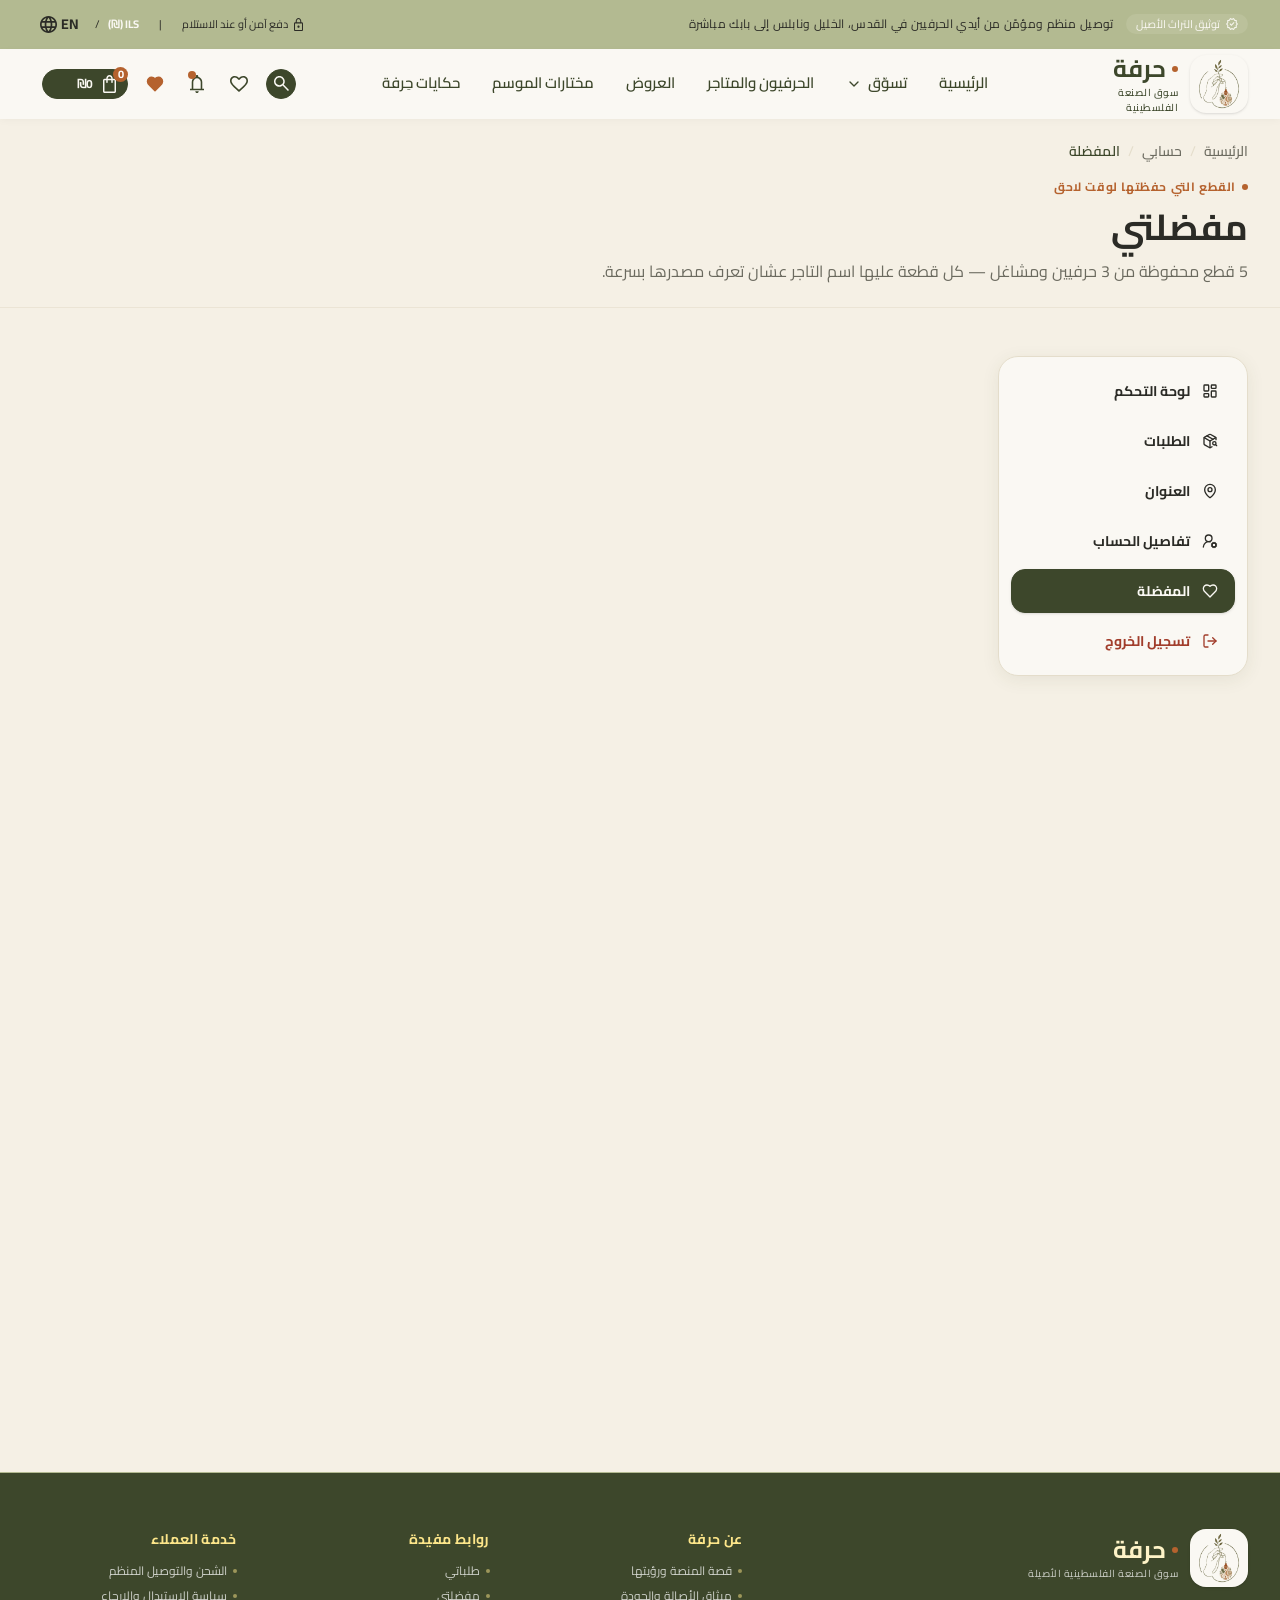
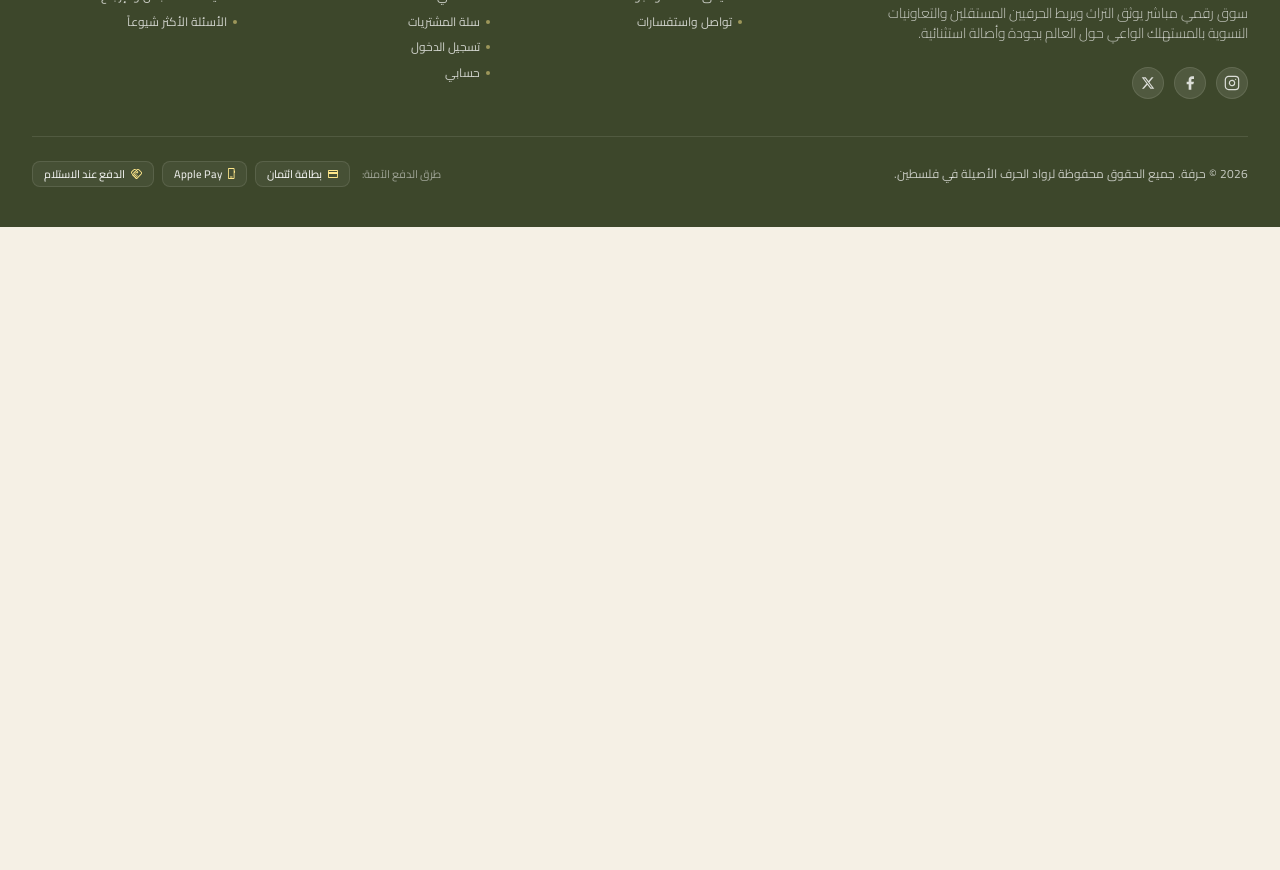
<file: favorites.html>
<!DOCTYPE html>
<html lang="ar" dir="rtl">
<head>
  <meta charset="UTF-8">
  <meta name="viewport" content="width=device-width, initial-scale=1.0">
  <meta http-equiv="refresh" content="0; url=dashboard/favorites.html">
  <title>الانتقال إلى المفضلة | حرفة</title>
</head>
<body>
  <p>يتم نقلك إلى <a href="dashboard/favorites.html">المفضلة</a>.</p>
</body>
</html>
</file>
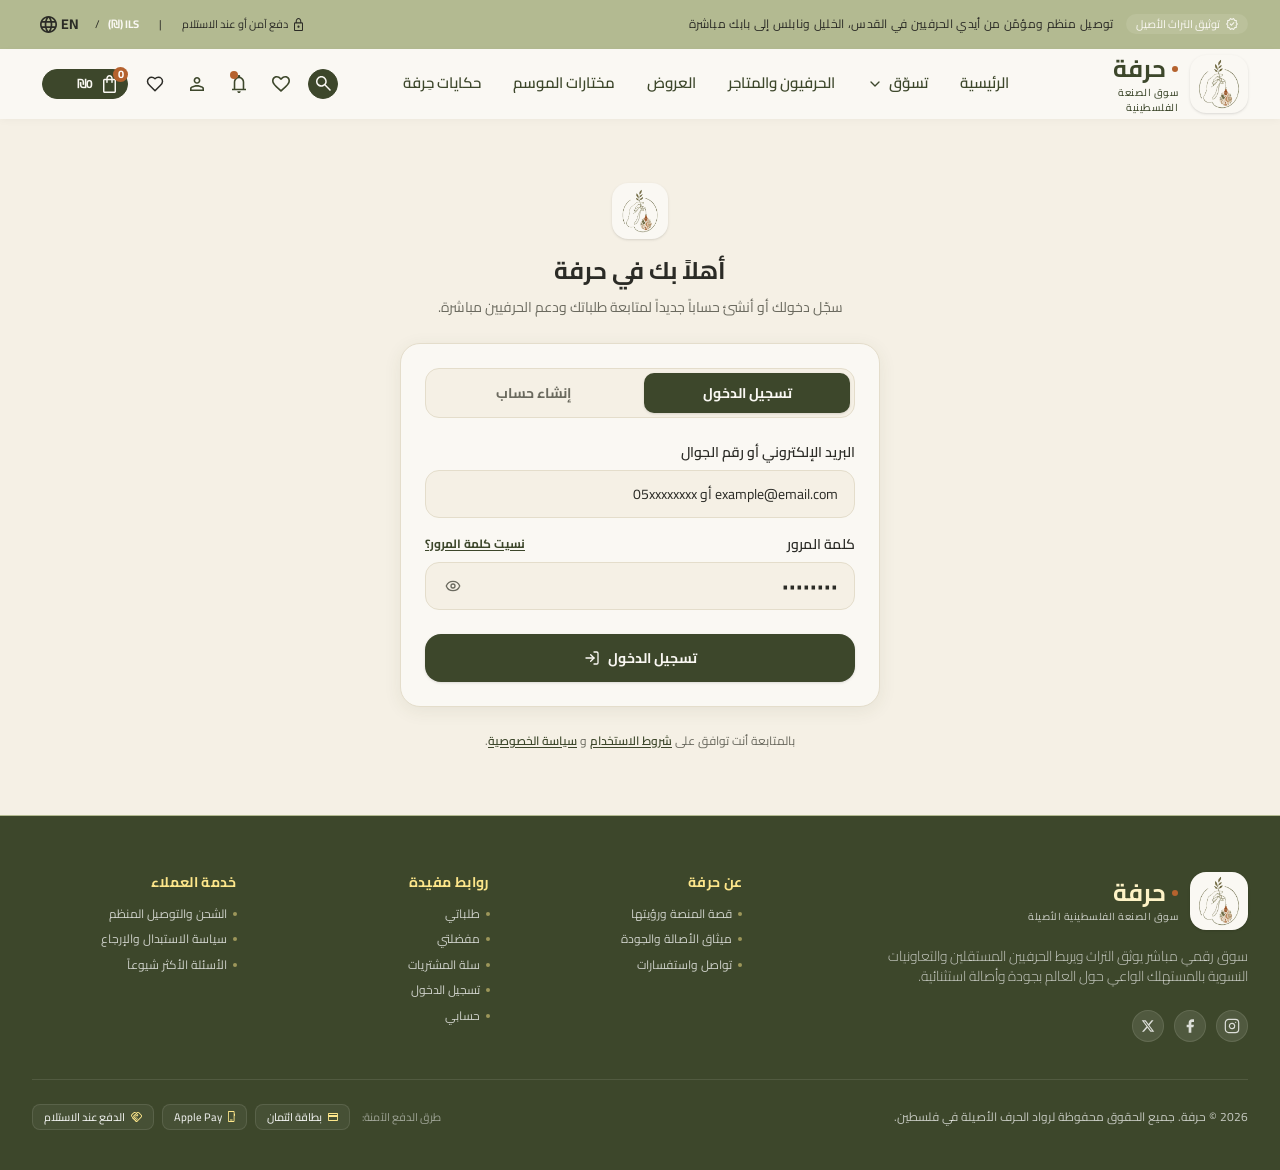
<file: login.html>
﻿<!DOCTYPE html>
<html lang="ar" dir="rtl" class="scroll-smooth motion-reduce:scroll-auto">

<head>
  <meta charset="UTF-8">
  <meta name="viewport" content="width=device-width, initial-scale=1.0">
  <meta name="description" content="تسجيل الدخول أو إنشاء حساب في حرفة - سوق الصنعة الفلسطينية الأصيلة">
  <title>تسجيل الدخول | حرفة</title>
  <link rel="preconnect" href="https://fonts.googleapis.com">
  <link rel="preconnect" href="https://fonts.gstatic.com" crossorigin>
  <link
    href="https://fonts.googleapis.com/css2?family=Amiri:ital,wght@0,700;1,400&family=Cairo:wght@300;400;500;600;700&family=Noto+Sans+Arabic:wght@400;500;600;700&display=swap"
    rel="stylesheet">
  <link rel="stylesheet" href="assets/css/output.css">
</head>

<body class="auth-page overflow-x-hidden bg-canvas font-cairo text-ink antialiased">
  <div id="toast"
    class="fixed start-4 end-4 top-5 z-[100] mx-auto w-fit max-w-[calc(100%-2rem)] -translate-y-24 rounded-lg bg-olive px-5 py-3 text-sm font-semibold text-white shadow-soft transition-transform duration-300"
    role="status"></div>

  <header class="relative z-50 bg-surface">
    <aside class="bg-sage px-4 py-2 text-ink lg:px-8">
      <div class="mx-auto flex h-[32.667px] max-w-[1280px] items-center justify-center md:justify-between">
        <div class="flex shrink-0 items-center gap-3">
          <div class="flex items-center gap-1.5 rounded-full bg-surface/10 px-2.5 py-0.5">
            <img src="assets/imgs/mcp/header-badge.svg" alt="" class="h-[11.88px] w-[12.441px]">
            <span class="text-[11px] leading-4 text-surface">توثيق التراث الأصيل</span>
          </div>
          <p class="hidden text-xs leading-4 tracking-[.3px] lg:block">توصيل منظم ومؤمّن من أيدي الحرفيين في القدس،
            الخليل ونابلس إلى بابك مباشرة</p>
        </div>
        <div class="hidden shrink-0 items-center gap-5 md:flex">
          <div class="flex items-center gap-1.5">
            <img src="assets/imgs/mcp/header-lock.svg" alt="" class="h-[12.656px] w-[9.687px]">
            <span class="text-[11px] leading-4">دفع آمن أو عند الاستلام</span>
          </div>
          <span class="text-[11px] leading-4">|</span>
          <div class="flex items-center gap-2">
            <span lang="en" class="text-[11px] font-bold leading-4 text-surface">ILS (₪)</span>
            <span class="text-[11px] leading-4">/</span>
            <button id="languageToggle" type="button" class="language-toggle flex items-center gap-1 rounded-lg p-2"
              aria-label="Switch to English">
              <span class="language-label text-sm font-bold leading-[14px]" lang="en">EN</span>
              <img src="assets/imgs/mcp/header-globe.svg" alt="" class="h-[16.667px] w-[16.667px]">
            </button>
          </div>
        </div>
      </div>
    </aside>

    <div class="h-[70px] bg-surface px-4 shadow-[0_2px_7.5px_rgba(43,43,38,.03)] backdrop-blur-[6px] lg:px-8">
      <div class="mx-auto hidden h-full max-w-[1216px] items-center justify-between py-[10px] lg:flex">
        <a href="index.html" class="flex w-[184px] shrink-0 items-center justify-start gap-3"
          aria-label="حرفة الرئيسية">
          <span class="flex h-[58px] w-[58px] items-center justify-center rounded-[16px] bg-surface p-1 shadow-sm"><img
              src="assets/imgs/mcp/header-logo.png" alt="شعار حرفة" class="h-[50px] w-[50px] object-cover"></span>
          <div class="text-start">
            <div class="flex items-center justify-start gap-1.5"><span
                class="h-1.5 w-1.5 rounded-full bg-copper"></span><strong
                class="text-2xl font-bold leading-8 text-olive">حرفة</strong></div><small
              class="block text-[10px] font-medium leading-[15px] tracking-[.5px] text-olive">سوق الصنعة
              الفلسطينية</small>
          </div>
        </a>

        <nav class="flex shrink-0 items-center gap-8 text-[15px] font-semibold leading-[22.5px] text-olive">
          <a href="index.html" class="py-1">الرئيسية</a>

          <div class="mega-menu group relative py-1">
            <button type="button" class="flex items-center gap-1.5" aria-haspopup="true" aria-expanded="false">
              <span>تسوّق</span>
              <i data-lucide="chevron-down" class="h-4 w-4 transition-transform duration-200 group-[.mega-menu-open]:rotate-180"></i>
            </button>
            <div
              class="mega-menu-panel invisible absolute start-0 top-full z-40 mt-2 flex w-[720px] origin-top-start overflow-hidden rounded-2xl border border-line bg-surface opacity-0 shadow-soft transition-[opacity,transform] duration-150 [transform:scale(.97)] group-[.mega-menu-open]:visible group-[.mega-menu-open]:opacity-100 group-[.mega-menu-open]:[transform:scale(1)]">

              <ul class="w-56 shrink-0 border-e border-line bg-canvas/60 p-2">
                <li>
                  <a href="browse.html?category=pottery" data-mega-category="pottery"
                    class="mega-category-trigger group/item flex items-center justify-between rounded-xl px-3 py-3 text-sm font-semibold text-ink [&.mega-category-active]:bg-surface [&.mega-category-active]:text-copper">
                    <span class="flex items-center gap-2.5">
                      <img src="assets/imgs/mcp/category-ceramics.png" alt="" class="h-8 w-8 shrink-0 rounded-lg object-cover">
                      الفخار والخزف
                    </span>
                    <i data-lucide="chevron-left" class="h-4 w-4 shrink-0 text-muted"></i>
                  </a>
                </li>
                <li>
                  <a href="browse.html?category=embroidery" data-mega-category="embroidery"
                    class="mega-category-trigger group/item flex items-center justify-between rounded-xl px-3 py-3 text-sm font-semibold text-ink [&.mega-category-active]:bg-surface [&.mega-category-active]:text-copper">
                    <span class="flex items-center gap-2.5">
                      <img src="assets/imgs/mcp/category-embroidery.png" alt="" class="h-8 w-8 shrink-0 rounded-lg object-cover">
                      التطريز الفلسطيني
                    </span>
                    <i data-lucide="chevron-left" class="h-4 w-4 shrink-0 text-muted"></i>
                  </a>
                </li>
                <li>
                  <a href="browse.html?category=baskets" data-mega-category="baskets"
                    class="mega-category-trigger group/item flex items-center justify-between rounded-xl px-3 py-3 text-sm font-semibold text-ink [&.mega-category-active]:bg-surface [&.mega-category-active]:text-copper">
                    <span class="flex items-center gap-2.5">
                      <img src="assets/imgs/mcp/category-basket.png" alt="" class="h-8 w-8 shrink-0 rounded-lg object-cover">
                      السلال والقش
                    </span>
                    <i data-lucide="chevron-left" class="h-4 w-4 shrink-0 text-muted"></i>
                  </a>
                </li>
                <li>
                  <a href="browse.html?category=candles-soaps" data-mega-category="candles-soaps"
                    class="mega-category-trigger group/item flex items-center justify-between rounded-xl px-3 py-3 text-sm font-semibold text-ink [&.mega-category-active]:bg-surface [&.mega-category-active]:text-copper">
                    <span class="flex items-center gap-2.5">
                      <img src="assets/imgs/mcp/category-candle.png" alt="" class="h-8 w-8 shrink-0 rounded-lg object-cover">
                      الشموع والصابون
                    </span>
                    <i data-lucide="chevron-left" class="h-4 w-4 shrink-0 text-muted"></i>
                  </a>
                </li>
                <li class="mt-1 border-t border-line pt-1">
                  <a href="categories.html" class="block rounded-xl px-3 py-2.5 text-xs font-bold text-olive hover:bg-surface">استعراض جميع الفئات</a>
                </li>
              </ul>

              <div class="relative min-h-[280px] flex-1 p-5">
                <div data-mega-panel="pottery" class="mega-panel grid grid-cols-3 gap-3">
                  <a href="product.html" class="group/card flex flex-col items-center gap-2.5 rounded-xl p-2.5 text-center hover:bg-canvas">
                    <img src="assets/imgs/mcp/popular-pitcher.png" alt="إبريق مقدسي كنعاني أزرق" class="h-20 w-20 shrink-0 rounded-lg bg-white object-contain p-1.5 shadow-sm transition-transform duration-200 group-hover/card:scale-105">
                    <span>
                      <strong class="block text-xs font-bold leading-4 text-ink">إبريق مقدسي كنعاني أزرق</strong>
                      <small class="mt-1 block text-[11px] text-muted">مشغل دار الكرمة</small>
                    </span>
                  </a>
                  <a href="product.html" class="group/card flex flex-col items-center gap-2.5 rounded-xl p-2.5 text-center hover:bg-canvas">
                    <img src="assets/imgs/mcp/season-candle.png" alt="شمعة زيت الزيتون في وعاء فخاري يدوي" class="h-20 w-20 shrink-0 rounded-lg bg-white object-contain p-1.5 shadow-sm transition-transform duration-200 group-hover/card:scale-105">
                    <span>
                      <strong class="block text-xs font-bold leading-4 text-ink">شمعة زيت الزيتون في وعاء فخاري</strong>
                      <small class="mt-1 block text-[11px] text-muted">مشغل الطين الأصيل • الخليل</small>
                    </span>
                  </a>
                  <a href="product.html" class="group/card flex flex-col items-center gap-2.5 rounded-xl p-2.5 text-center hover:bg-canvas">
                    <img src="assets/imgs/mcp/popular-pitcher.png" alt="إبريق مقدسي كنعاني أزرق" class="h-20 w-20 shrink-0 rounded-lg bg-white object-contain p-1.5 shadow-sm transition-transform duration-200 group-hover/card:scale-105">
                    <span>
                      <strong class="block text-xs font-bold leading-4 text-ink">إبريق مقدسي كنعاني أزرق</strong>
                      <small class="mt-1 block text-[11px] text-muted">مشغل دار الكرمة</small>
                    </span>
                  </a>
                  <a href="product.html" class="group/card flex flex-col items-center gap-2.5 rounded-xl p-2.5 text-center hover:bg-canvas">
                    <img src="assets/imgs/mcp/season-candle.png" alt="شمعة زيت الزيتون في وعاء فخاري يدوي" class="h-20 w-20 shrink-0 rounded-lg bg-white object-contain p-1.5 shadow-sm transition-transform duration-200 group-hover/card:scale-105">
                    <span>
                      <strong class="block text-xs font-bold leading-4 text-ink">شمعة زيت الزيتون في وعاء فخاري</strong>
                      <small class="mt-1 block text-[11px] text-muted">مشغل الطين الأصيل • الخليل</small>
                    </span>
                  </a>
                  <a href="product.html" class="group/card flex flex-col items-center gap-2.5 rounded-xl p-2.5 text-center hover:bg-canvas">
                    <img src="assets/imgs/mcp/popular-pitcher.png" alt="إبريق مقدسي كنعاني أزرق" class="h-20 w-20 shrink-0 rounded-lg bg-white object-contain p-1.5 shadow-sm transition-transform duration-200 group-hover/card:scale-105">
                    <span>
                      <strong class="block text-xs font-bold leading-4 text-ink">إبريق مقدسي كنعاني أزرق</strong>
                      <small class="mt-1 block text-[11px] text-muted">مشغل دار الكرمة</small>
                    </span>
                  </a>
                  <a href="product.html" class="group/card flex flex-col items-center gap-2.5 rounded-xl p-2.5 text-center hover:bg-canvas">
                    <img src="assets/imgs/mcp/season-candle.png" alt="شمعة زيت الزيتون في وعاء فخاري يدوي" class="h-20 w-20 shrink-0 rounded-lg bg-white object-contain p-1.5 shadow-sm transition-transform duration-200 group-hover/card:scale-105">
                    <span>
                      <strong class="block text-xs font-bold leading-4 text-ink">شمعة زيت الزيتون في وعاء فخاري</strong>
                      <small class="mt-1 block text-[11px] text-muted">مشغل الطين الأصيل • الخليل</small>
                    </span>
                  </a>
                </div>
                <div data-mega-panel="embroidery" class="mega-panel hidden grid-cols-3 gap-3">
                  <a href="product.html" class="group/card flex flex-col items-center gap-2.5 rounded-xl p-2.5 text-center hover:bg-canvas">
                    <img src="assets/imgs/mcp/popular-cushion.png" alt="وسادة كنعانية محاكة يدوياً" class="h-20 w-20 shrink-0 rounded-lg bg-white object-contain p-1.5 shadow-sm transition-transform duration-200 group-hover/card:scale-105">
                    <span>
                      <strong class="block text-xs font-bold leading-4 text-ink">وسادة كنعانية محاكة يدوياً</strong>
                      <small class="mt-1 block text-[11px] text-muted">سيدات رام الله</small>
                    </span>
                  </a>
                  <a href="product.html" class="group/card flex flex-col items-center gap-2.5 rounded-xl p-2.5 text-center hover:bg-canvas">
                    <img src="assets/imgs/mcp/season-basket.png" alt="سلة قش فلسطينية من الخليل مجدولة يدوياً" class="h-20 w-20 shrink-0 rounded-lg bg-white object-contain p-1.5 shadow-sm transition-transform duration-200 group-hover/card:scale-105">
                    <span>
                      <strong class="block text-xs font-bold leading-4 text-ink">سلة قش فلسطينية من الخليل</strong>
                      <small class="mt-1 block text-[11px] text-muted">جمعية إحسان بيت لحم</small>
                    </span>
                  </a>
                  <a href="product.html" class="group/card flex flex-col items-center gap-2.5 rounded-xl p-2.5 text-center hover:bg-canvas">
                    <img src="assets/imgs/mcp/popular-cushion.png" alt="وسادة كنعانية محاكة يدوياً" class="h-20 w-20 shrink-0 rounded-lg bg-white object-contain p-1.5 shadow-sm transition-transform duration-200 group-hover/card:scale-105">
                    <span>
                      <strong class="block text-xs font-bold leading-4 text-ink">وسادة كنعانية محاكة يدوياً</strong>
                      <small class="mt-1 block text-[11px] text-muted">سيدات رام الله</small>
                    </span>
                  </a>
                  <a href="product.html" class="group/card flex flex-col items-center gap-2.5 rounded-xl p-2.5 text-center hover:bg-canvas">
                    <img src="assets/imgs/mcp/season-basket.png" alt="سلة قش فلسطينية من الخليل مجدولة يدوياً" class="h-20 w-20 shrink-0 rounded-lg bg-white object-contain p-1.5 shadow-sm transition-transform duration-200 group-hover/card:scale-105">
                    <span>
                      <strong class="block text-xs font-bold leading-4 text-ink">سلة قش فلسطينية من الخليل</strong>
                      <small class="mt-1 block text-[11px] text-muted">جمعية إحسان بيت لحم</small>
                    </span>
                  </a>
                  <a href="product.html" class="group/card flex flex-col items-center gap-2.5 rounded-xl p-2.5 text-center hover:bg-canvas">
                    <img src="assets/imgs/mcp/popular-cushion.png" alt="وسادة كنعانية محاكة يدوياً" class="h-20 w-20 shrink-0 rounded-lg bg-white object-contain p-1.5 shadow-sm transition-transform duration-200 group-hover/card:scale-105">
                    <span>
                      <strong class="block text-xs font-bold leading-4 text-ink">وسادة كنعانية محاكة يدوياً</strong>
                      <small class="mt-1 block text-[11px] text-muted">سيدات رام الله</small>
                    </span>
                  </a>
                  <a href="product.html" class="group/card flex flex-col items-center gap-2.5 rounded-xl p-2.5 text-center hover:bg-canvas">
                    <img src="assets/imgs/mcp/season-basket.png" alt="سلة قش فلسطينية من الخليل مجدولة يدوياً" class="h-20 w-20 shrink-0 rounded-lg bg-white object-contain p-1.5 shadow-sm transition-transform duration-200 group-hover/card:scale-105">
                    <span>
                      <strong class="block text-xs font-bold leading-4 text-ink">سلة قش فلسطينية من الخليل</strong>
                      <small class="mt-1 block text-[11px] text-muted">جمعية إحسان بيت لحم</small>
                    </span>
                  </a>
                </div>
                <div data-mega-panel="baskets" class="mega-panel hidden grid-cols-3 gap-3">
                  <a href="product.html" class="group/card flex flex-col items-center gap-2.5 rounded-xl p-2.5 text-center hover:bg-canvas">
                    <img src="assets/imgs/mcp/popular-basket.png" alt="سلة طعام قشية بزخارف ملونة" class="h-20 w-20 shrink-0 rounded-lg bg-white object-contain p-1.5 shadow-sm transition-transform duration-200 group-hover/card:scale-105">
                    <span>
                      <strong class="block text-xs font-bold leading-4 text-ink">سلة طعام قشية بزخارف ملونة</strong>
                      <small class="mt-1 block text-[11px] text-muted">تعاونية الأغوار</small>
                    </span>
                  </a>
                  <a href="product.html" class="group/card flex flex-col items-center gap-2.5 rounded-xl p-2.5 text-center hover:bg-canvas">
                    <img src="assets/imgs/mcp/season-pitcher.png" alt="إبريق فخار مقدسي مزخرف يدوياً" class="h-20 w-20 shrink-0 rounded-lg bg-white object-contain p-1.5 shadow-sm transition-transform duration-200 group-hover/card:scale-105">
                    <span>
                      <strong class="block text-xs font-bold leading-4 text-ink">إبريق فخار مقدسي مزخرف يدوياً</strong>
                      <small class="mt-1 block text-[11px] text-muted">تعاونية سيدات أريحا</small>
                    </span>
                  </a>
                  <a href="product.html" class="group/card flex flex-col items-center gap-2.5 rounded-xl p-2.5 text-center hover:bg-canvas">
                    <img src="assets/imgs/mcp/popular-basket.png" alt="سلة طعام قشية بزخارف ملونة" class="h-20 w-20 shrink-0 rounded-lg bg-white object-contain p-1.5 shadow-sm transition-transform duration-200 group-hover/card:scale-105">
                    <span>
                      <strong class="block text-xs font-bold leading-4 text-ink">سلة طعام قشية بزخارف ملونة</strong>
                      <small class="mt-1 block text-[11px] text-muted">تعاونية الأغوار</small>
                    </span>
                  </a>
                  <a href="product.html" class="group/card flex flex-col items-center gap-2.5 rounded-xl p-2.5 text-center hover:bg-canvas">
                    <img src="assets/imgs/mcp/season-pitcher.png" alt="إبريق فخار مقدسي مزخرف يدوياً" class="h-20 w-20 shrink-0 rounded-lg bg-white object-contain p-1.5 shadow-sm transition-transform duration-200 group-hover/card:scale-105">
                    <span>
                      <strong class="block text-xs font-bold leading-4 text-ink">إبريق فخار مقدسي مزخرف يدوياً</strong>
                      <small class="mt-1 block text-[11px] text-muted">تعاونية سيدات أريحا</small>
                    </span>
                  </a>
                  <a href="product.html" class="group/card flex flex-col items-center gap-2.5 rounded-xl p-2.5 text-center hover:bg-canvas">
                    <img src="assets/imgs/mcp/popular-basket.png" alt="سلة طعام قشية بزخارف ملونة" class="h-20 w-20 shrink-0 rounded-lg bg-white object-contain p-1.5 shadow-sm transition-transform duration-200 group-hover/card:scale-105">
                    <span>
                      <strong class="block text-xs font-bold leading-4 text-ink">سلة طعام قشية بزخارف ملونة</strong>
                      <small class="mt-1 block text-[11px] text-muted">تعاونية الأغوار</small>
                    </span>
                  </a>
                  <a href="product.html" class="group/card flex flex-col items-center gap-2.5 rounded-xl p-2.5 text-center hover:bg-canvas">
                    <img src="assets/imgs/mcp/season-pitcher.png" alt="إبريق فخار مقدسي مزخرف يدوياً" class="h-20 w-20 shrink-0 rounded-lg bg-white object-contain p-1.5 shadow-sm transition-transform duration-200 group-hover/card:scale-105">
                    <span>
                      <strong class="block text-xs font-bold leading-4 text-ink">إبريق فخار مقدسي مزخرف يدوياً</strong>
                      <small class="mt-1 block text-[11px] text-muted">تعاونية سيدات أريحا</small>
                    </span>
                  </a>
                </div>
                <div data-mega-panel="candles-soaps" class="mega-panel hidden grid-cols-3 gap-3">
                  <a href="product.html" class="group/card flex flex-col items-center gap-2.5 rounded-xl p-2.5 text-center hover:bg-canvas">
                    <img src="assets/imgs/mcp/popular-candle.png" alt="شمعة زيت زيتون في فخار ريفي" class="h-20 w-20 shrink-0 rounded-lg bg-white object-contain p-1.5 shadow-sm transition-transform duration-200 group-hover/card:scale-105">
                    <span>
                      <strong class="block text-xs font-bold leading-4 text-ink">شمعة زيت زيتون في فخار ريفي</strong>
                      <small class="mt-1 block text-[11px] text-muted">معصرة برقين</small>
                    </span>
                  </a>
                  <a href="product.html" class="group/card flex flex-col items-center gap-2.5 rounded-xl p-2.5 text-center hover:bg-canvas">
                    <img src="assets/imgs/mcp/season-cushion.png" alt="وسادة تطريز فلسطيني يدوي خيوط حرير" class="h-20 w-20 shrink-0 rounded-lg bg-white object-contain p-1.5 shadow-sm transition-transform duration-200 group-hover/card:scale-105">
                    <span>
                      <strong class="block text-xs font-bold leading-4 text-ink">وسادة تطريز خيوط حرير طبيعي</strong>
                      <small class="mt-1 block text-[11px] text-muted">تعاونية نساء نابلس</small>
                    </span>
                  </a>
                  <a href="product.html" class="group/card flex flex-col items-center gap-2.5 rounded-xl p-2.5 text-center hover:bg-canvas">
                    <img src="assets/imgs/mcp/popular-candle.png" alt="شمعة زيت زيتون في فخار ريفي" class="h-20 w-20 shrink-0 rounded-lg bg-white object-contain p-1.5 shadow-sm transition-transform duration-200 group-hover/card:scale-105">
                    <span>
                      <strong class="block text-xs font-bold leading-4 text-ink">شمعة زيت زيتون في فخار ريفي</strong>
                      <small class="mt-1 block text-[11px] text-muted">معصرة برقين</small>
                    </span>
                  </a>
                  <a href="product.html" class="group/card flex flex-col items-center gap-2.5 rounded-xl p-2.5 text-center hover:bg-canvas">
                    <img src="assets/imgs/mcp/season-cushion.png" alt="وسادة تطريز فلسطيني يدوي خيوط حرير" class="h-20 w-20 shrink-0 rounded-lg bg-white object-contain p-1.5 shadow-sm transition-transform duration-200 group-hover/card:scale-105">
                    <span>
                      <strong class="block text-xs font-bold leading-4 text-ink">وسادة تطريز خيوط حرير طبيعي</strong>
                      <small class="mt-1 block text-[11px] text-muted">تعاونية نساء نابلس</small>
                    </span>
                  </a>
                  <a href="product.html" class="group/card flex flex-col items-center gap-2.5 rounded-xl p-2.5 text-center hover:bg-canvas">
                    <img src="assets/imgs/mcp/popular-candle.png" alt="شمعة زيت زيتون في فخار ريفي" class="h-20 w-20 shrink-0 rounded-lg bg-white object-contain p-1.5 shadow-sm transition-transform duration-200 group-hover/card:scale-105">
                    <span>
                      <strong class="block text-xs font-bold leading-4 text-ink">شمعة زيت زيتون في فخار ريفي</strong>
                      <small class="mt-1 block text-[11px] text-muted">معصرة برقين</small>
                    </span>
                  </a>
                  <a href="product.html" class="group/card flex flex-col items-center gap-2.5 rounded-xl p-2.5 text-center hover:bg-canvas">
                    <img src="assets/imgs/mcp/season-cushion.png" alt="وسادة تطريز فلسطيني يدوي خيوط حرير" class="h-20 w-20 shrink-0 rounded-lg bg-white object-contain p-1.5 shadow-sm transition-transform duration-200 group-hover/card:scale-105">
                    <span>
                      <strong class="block text-xs font-bold leading-4 text-ink">وسادة تطريز خيوط حرير طبيعي</strong>
                      <small class="mt-1 block text-[11px] text-muted">تعاونية نساء نابلس</small>
                    </span>
                  </a>
                </div>
              </div>
            </div>
          </div>

          <a href="vendors.html" class="py-1">الحرفيون والمتاجر</a>
          <a href="browse.html?sale=1" class="py-1">العروض</a>
          <a href="index.html#season" class="py-1">مختارات الموسم</a>
          <a href="index.html#artisans" class="py-1">حكايات حِرفة</a>
        </nav>

        <div class="flex h-[50px] shrink-0 items-center gap-3 p-[10px]">
          <button id="searchButton"
            class="flex h-[30px] w-[30px] items-center justify-center overflow-hidden rounded-full border border-olive bg-olive p-px"
            aria-label="بحث"><img src="assets/imgs/mcp/header-search-exact.svg" alt=""
              class="h-[28.667px] w-[14.663px] max-w-none"></button>
          <a href="dashboard/index.html" class="flex h-[30px] w-[30px] items-center justify-center rounded-full" aria-label="الحساب"><img
              src="assets/imgs/mcp/header-user.svg" alt="" class="h-[16.283px] w-[17.875px]"></a>
          <button class="relative flex h-[30px] w-[30px] items-center justify-center rounded-full"
            aria-label="الإشعارات"><img src="assets/imgs/mcp/header-bell.svg" alt=""
              class="h-[17.963px] w-[14.208px]"><span
              class="absolute end-[5.42px] top-[2.33px] h-2 w-2 rounded-full bg-copper"></span></button>
          <button class="flex h-[30px] w-[30px] items-center justify-center rounded-full" aria-label="المشاهدة"><img
              src="assets/imgs/mcp/header-eye.svg" alt="" class="h-[14.032px] w-[14.208px]"></button>
          <a href="dashboard/favorites.html" class="flex h-[30px] w-[30px] items-center justify-center rounded-full" aria-label="مفضلتي"><i data-lucide="heart" class="h-[18px] w-[18px]"></i></a>
          <a id="cartButton" href="cart.html"
            class="relative flex h-[30px] w-[86.208px] items-center justify-center gap-2.5 rounded-full border border-olive bg-olive px-[11px] text-surface"
            aria-label="سلة المشتريات">
            <span class="relative"><img src="assets/imgs/mcp/header-cart.svg" alt=""
                class="h-[17.875px] w-[14.208px]"><span id="cartCount"
                class="absolute start-[-12px] top-[-7.73px] flex h-[15px] min-w-[15px] items-center justify-center rounded-full bg-copper px-1 text-[11px] font-bold leading-[11px] text-white"><bdi>0</bdi></span></span>
            <span id="cartTotal" class="w-10 text-start text-xs font-bold leading-3"><bdi>₪0</bdi></span>
          </a>
        </div>
      </div>

      <div class="flex h-full items-center justify-between lg:hidden">
        <a href="index.html"
          class="flex h-[52px] w-[52px] items-center justify-center rounded-[16px] bg-surface p-1 shadow-sm"
          aria-label="حرفة الرئيسية"><img src="assets/imgs/mcp/header-logo.png" alt="شعار حرفة"
            class="h-11 w-11 object-cover"></a>
        <div class="flex items-center gap-1"><button type="button"
            class="language-toggle flex h-9 items-center gap-1 rounded-full px-2 text-xs font-bold text-olive"
            aria-label="Switch to English"><span class="language-label" lang="en">EN</span><img
              src="assets/imgs/mcp/header-globe.svg" alt="" class="h-4 w-4"></button><button id="mobileSearchButton"
            class="flex h-9 w-9 items-center justify-center overflow-hidden rounded-full border border-olive bg-olive"
            aria-label="بحث"><img src="assets/imgs/mcp/header-search-exact.svg" alt=""
              class="h-[28.667px] w-[14.663px] max-w-none"></button><button id="menuButton"
            class="flex h-9 w-9 items-center justify-center rounded-full" aria-label="القائمة"><i data-lucide="menu"
              class="h-5 w-5"></i></button></div>
      </div>
    </div>

    <div id="mobileMenu" class="hidden border-t border-line bg-surface px-5 py-4 lg:hidden">
      <nav class="grid gap-1 text-sm font-semibold">
        <a href="index.html" class="py-2">الرئيسية</a>

        <div class="mobile-nav-dropdown">
          <button type="button" class="mobile-nav-dropdown-toggle flex w-full items-center justify-between py-2"
            aria-expanded="false">
            <span>تسوّق</span>
            <i data-lucide="chevron-down" class="h-4 w-4 transition-transform duration-200"></i>
          </button>
          <div class="mobile-nav-dropdown-panel hidden ps-4">
            <a href="browse.html?category=pottery" class="block py-2 text-muted">الفخار والخزف</a>
            <a href="browse.html?category=embroidery" class="block py-2 text-muted">التطريز الفلسطيني</a>
            <a href="browse.html?category=baskets" class="block py-2 text-muted">السلال والقش</a>
            <a href="browse.html?category=candles-soaps" class="block py-2 text-muted">الشموع والصابون</a>
            <a href="categories.html" class="block py-2 font-bold text-olive">استعراض جميع الفئات</a>
          </div>
        </div>

        <a href="vendors.html" class="py-2">الحرفيون والمتاجر</a>
        <a href="browse.html?sale=1" class="py-2">العروض</a>
        <a href="index.html#season" class="py-2">مختارات الموسم</a>
        <a href="index.html#artisans" class="py-2">حكايات حِرفة</a>
        <a href="dashboard/favorites.html" class="py-2">مفضلتي</a>
      </nav>
    </div>
  </header>

  <div id="searchPanel" class="fixed start-0 end-0 top-0 bottom-0 z-[80] hidden bg-ink/50 p-4 backdrop-blur-sm">
    <div class="mx-auto mt-24 max-w-2xl rounded-lg bg-surface p-5 shadow-soft">
      <div class="flex items-center gap-3 border-b border-line pb-4">
        <i data-lucide="search" class="h-5 w-5 text-muted"></i>
        <input id="globalSearch" type="search" placeholder="ابحث عن قطعة، حرفة، أو مشغل..."
          class="w-full bg-transparent text-base outline-none">
        <button id="closeSearch" class="flex h-8 w-8 items-center justify-center rounded-full hover:bg-canvas"
          aria-label="إغلاق"><i data-lucide="x" class="h-4 w-4"></i></button>
      </div>
      <p class="pt-4 text-xs text-muted">جرّب: تطريز، فخار، قش، شموع</p>
    </div>
  </div>

  <main data-auth-page>
    <section class="bg-canvas px-4 py-10 sm:py-16 lg:px-8">
      <div
        class="reveal opacity-100 translate-y-0 transition-[opacity,transform] duration-[650ms] ease-out sm:translate-y-[22px] sm:opacity-0 motion-reduce:sm:translate-y-0 motion-reduce:sm:opacity-100 mx-auto flex w-full max-w-[480px] flex-col gap-6">
        <div class="flex flex-col items-center gap-2 text-center">
          <span class="flex h-14 w-14 items-center justify-center rounded-[16px] bg-surface p-1 shadow-sm">
            <img src="assets/imgs/mcp/header-logo.png" alt="شعار حرفة" class="h-11 w-11 object-cover">
          </span>
          <h1 class="mt-2 text-2xl font-bold leading-8 text-ink">أهلاً بك في حرفة</h1>
          <p class="text-sm leading-6 text-muted">سجّل دخولك أو أنشئ حساباً جديداً لمتابعة طلباتك ودعم الحرفيين
            مباشرة.</p>
        </div>

        <div class="rounded-[20px] border border-line bg-surface p-5 shadow-card sm:p-6">
          <!-- Tabs -->
          <div class="grid grid-cols-2 gap-2 rounded-[14px] border border-line bg-canvas p-1" role="tablist"
            aria-label="تبديل بين تسجيل الدخول وإنشاء حساب">
            <button type="button" id="loginTabButton" role="tab" aria-selected="true" aria-controls="loginPanel"
              class="auth-tab-button rounded-[10px] px-4 py-2.5 text-sm font-bold transition-colors">تسجيل
              الدخول</button>
            <button type="button" id="registerTabButton" role="tab" aria-selected="false" aria-controls="registerPanel"
              class="auth-tab-button rounded-[10px] px-4 py-2.5 text-sm font-bold transition-colors">إنشاء
              حساب</button>
          </div>

          <!-- Login panel -->
          <form id="loginPanel" role="tabpanel" aria-labelledby="loginTabButton" class="mt-6 flex flex-col gap-4"
            novalidate>
            <label class="text-start">
              <span class="mb-2 block text-sm font-semibold leading-5 text-ink">البريد الإلكتروني أو رقم الجوال</span>
              <input type="text" name="loginIdentifier" required autocomplete="username"
                class="h-12 w-full rounded-[14px] border border-line bg-canvas px-4 text-sm outline-none transition-colors focus:border-olive"
                placeholder="example@email.com أو 05xxxxxxxx">
            </label>
            <label class="text-start">
              <span class="mb-2 flex items-center justify-between text-sm font-semibold leading-5 text-ink">
                <span>كلمة المرور</span>
                <button type="button" data-open-forgot-password class="text-xs font-bold text-olive underline underline-offset-2">نسيت
                  كلمة المرور؟</button>
              </span>
              <span class="relative flex items-center">
                <input type="password" name="loginPassword" required autocomplete="current-password"
                  class="password-input h-12 w-full rounded-[14px] border border-line bg-canvas px-4 pe-12 text-sm outline-none transition-colors focus:border-olive"
                  placeholder="••••••••">
                <button type="button" data-toggle-password
                  class="absolute end-3 flex h-8 w-8 items-center justify-center rounded-full text-muted hover:text-ink"
                  aria-label="إظهار كلمة المرور">
                  <i data-lucide="eye" class="h-4 w-4"></i>
                </button>
              </span>
            </label>
            <p data-form-error class="hidden rounded-[12px] border border-[#A13D2B]/30 bg-[#A13D2B]/10 px-4 py-3 text-start text-sm font-semibold text-[#A13D2B]"
              role="alert"></p>
            <button type="submit"
              class="mt-2 inline-flex h-12 w-full items-center justify-center gap-2 rounded-[16px] bg-olive text-sm font-bold text-surface shadow-sm transition-colors hover:bg-[#313923]">
              <span>تسجيل الدخول</span>
              <i data-lucide="log-in" class="h-4 w-4"></i>
            </button>
          </form>

          <!-- Register panel -->
          <form id="registerPanel" role="tabpanel" aria-labelledby="registerTabButton" class="mt-6 hidden flex-col gap-4"
            novalidate>
            <label class="text-start">
              <span class="mb-2 block text-sm font-semibold leading-5 text-ink">الاسم الكامل</span>
              <input type="text" name="registerName" required autocomplete="name"
                class="h-12 w-full rounded-[14px] border border-line bg-canvas px-4 text-sm outline-none transition-colors focus:border-olive"
                placeholder="الاسم الكامل">
            </label>
            <label class="text-start">
              <span class="mb-2 block text-sm font-semibold leading-5 text-ink">البريد الإلكتروني أو رقم الجوال</span>
              <input type="text" name="registerIdentifier" required autocomplete="username"
                class="h-12 w-full rounded-[14px] border border-line bg-canvas px-4 text-sm outline-none transition-colors focus:border-olive"
                placeholder="example@email.com أو 05xxxxxxxx">
            </label>
            <label class="text-start">
              <span class="mb-2 block text-sm font-semibold leading-5 text-ink">كلمة المرور</span>
              <span class="relative flex items-center">
                <input type="password" name="registerPassword" required autocomplete="new-password"
                  class="password-input h-12 w-full rounded-[14px] border border-line bg-canvas px-4 pe-12 text-sm outline-none transition-colors focus:border-olive"
                  placeholder="8 أحرف على الأقل">
                <button type="button" data-toggle-password
                  class="absolute end-3 flex h-8 w-8 items-center justify-center rounded-full text-muted hover:text-ink"
                  aria-label="إظهار كلمة المرور">
                  <i data-lucide="eye" class="h-4 w-4"></i>
                </button>
              </span>
            </label>
            <label class="text-start">
              <span class="mb-2 block text-sm font-semibold leading-5 text-ink">عنوان التوصيل <span class="font-normal text-muted">(اختياري الآن)</span></span>
              <input type="text" name="registerAddress" autocomplete="street-address"
                class="h-12 w-full rounded-[14px] border border-line bg-canvas px-4 text-sm outline-none transition-colors focus:border-olive"
                placeholder="المدينة، الحي، الشارع">
            </label>
            <p data-form-error class="hidden rounded-[12px] border border-[#A13D2B]/30 bg-[#A13D2B]/10 px-4 py-3 text-start text-sm font-semibold text-[#A13D2B]"
              role="alert"></p>
            <button type="submit"
              class="mt-2 inline-flex h-12 w-full items-center justify-center gap-2 rounded-[16px] bg-olive text-sm font-bold text-surface shadow-sm transition-colors hover:bg-[#313923]">
              <span>إنشاء الحساب</span>
              <i data-lucide="user-plus" class="h-4 w-4"></i>
            </button>
          </form>
        </div>

        <p class="text-center text-xs leading-5 text-muted">بالمتابعة أنت توافق على
          <a href="#" class="font-semibold text-olive underline underline-offset-2">شروط الاستخدام</a> و
          <a href="#" class="font-semibold text-olive underline underline-offset-2">سياسة الخصوصية</a>.</p>
      </div>
    </section>
  </main>

  <!-- Forgot password modal -->
  <div id="forgotPasswordModal" class="fixed start-0 end-0 top-0 bottom-0 z-[90] hidden bg-ink/50 p-4 backdrop-blur-sm"
    role="dialog" aria-modal="true" aria-labelledby="forgotPasswordTitle">
    <div class="mx-auto mt-24 max-w-md rounded-[20px] border border-line bg-surface p-5 shadow-soft sm:p-6">
      <div class="flex items-start justify-between gap-4 border-b border-line pb-4">
        <div class="text-start">
          <h2 id="forgotPasswordTitle" class="text-lg font-bold leading-7 text-ink">استرجاع كلمة المرور</h2>
          <p class="mt-1 text-sm leading-6 text-muted">أدخل بريدك أو رقم جوالك وسنرسل لك رابط إعادة التعيين.</p>
        </div>
        <button type="button" data-close-forgot-password
          class="flex h-9 w-9 shrink-0 items-center justify-center rounded-full border border-line bg-canvas text-muted hover:text-ink"
          aria-label="إغلاق"><i data-lucide="x" class="h-4 w-4"></i></button>
      </div>
      <form id="forgotPasswordForm" class="mt-5 flex flex-col gap-4" novalidate>
        <label class="text-start">
          <span class="mb-2 block text-sm font-semibold leading-5 text-ink">البريد الإلكتروني أو رقم الجوال</span>
          <input type="text" name="forgotIdentifier" required
            class="h-12 w-full rounded-[14px] border border-line bg-canvas px-4 text-sm outline-none transition-colors focus:border-olive"
            placeholder="example@email.com أو 05xxxxxxxx">
        </label>
        <button type="submit"
          class="inline-flex h-12 w-full items-center justify-center gap-2 rounded-[16px] bg-olive text-sm font-bold text-surface shadow-sm transition-colors hover:bg-[#313923]">
          <span>إرسال رابط الاسترجاع</span>
        </button>
      </form>
      <div data-forgot-success class="mt-5 hidden items-center gap-3 rounded-[14px] border border-sage/40 bg-sage/10 px-4 py-3 text-start">
        <i data-lucide="check-circle-2" class="h-5 w-5 shrink-0 text-olive"></i>
        <p class="text-sm font-semibold leading-6 text-olive">تم إرسال رابط الاسترجاع إن كان الحساب موجوداً.</p>
      </div>
    </div>
  </div>

  <footer class="border-t border-sage bg-olive text-white lg:h-[355px]">
    <div class="mx-auto flex w-full max-w-[1280px] flex-col gap-9 px-4 pb-8 pt-10 sm:gap-12 sm:pb-10 sm:pt-14 lg:px-8">
      <div class="grid w-full grid-cols-2 gap-x-6 gap-y-9 sm:gap-10 lg:h-[159px] lg:grid-cols-5 lg:gap-12">
        <div class="col-span-2 flex flex-col items-start gap-4 text-start lg:col-span-2">
          <div class="flex w-full items-center justify-start gap-3">
            <span
              class="flex h-[58px] w-[58px] shrink-0 items-center justify-center rounded-[16px] bg-surface p-1 shadow-sm"><img
                src="assets/imgs/mcp/footer-logo.png" alt="شعار حرفة" class="h-[50px] w-[50px] object-cover"></span>
            <div class="flex flex-col items-start">
              <div class="flex items-center justify-start gap-1.5"><i
                  class="h-1.5 w-1.5 rounded-full bg-copper"></i><strong
                  class="text-2xl font-bold leading-8 text-[#fef3c7]">حرفة</strong></div>
              <p class="text-[10px] font-medium uppercase leading-[15px] tracking-[.5px] text-white/70">سوق الصنعة
                الفلسطينية الأصيلة</p>
            </div>
          </div>
          <p class="w-full max-w-[384px] text-start text-sm font-light leading-5 text-white/75">سوق رقمي مباشر يوثق
            التراث ويربط الحرفيين المستقلين والتعاونيات النسوية بالمستهلك الواعي حول العالم بجودة وأصالة استثنائية.</p>
          <div class="flex w-full items-center justify-start gap-2.5 pt-2">
            <a href="#" class="flex h-8 w-8 items-center justify-center rounded-full border border-surface/10 bg-surface/10"
              aria-label="انستغرام"><img src="assets/imgs/mcp/footer-instagram.svg" alt="" class="h-4 w-4"></a>
            <a href="#" class="flex h-8 w-8 items-center justify-center rounded-full border border-surface/10 bg-surface/10"
              aria-label="فيسبوك"><img src="assets/imgs/mcp/footer-facebook.svg" alt="" class="h-4 w-4"></a>
            <a href="#" class="flex h-8 w-8 items-center justify-center rounded-full border border-surface/10 bg-surface/10"
              aria-label="اكس"><img src="assets/imgs/mcp/footer-x.svg" alt="" class="h-[14px] w-[14px]"></a>
          </div>
        </div>
        <div class="flex flex-col items-start gap-[14px] text-start">
          <h3 class="w-full text-start text-sm font-bold leading-5 tracking-[.35px] text-[#fde68a]">عن حرفة</h3>
          <ul class="flex w-full flex-col gap-[9.5px] text-xs leading-4 text-white/75">
            <li><a href="#" class="flex items-center justify-start gap-1.5"><i
                  class="h-1 w-1 rounded-full bg-[#fde68a]/50"></i><span>قصة المنصة ورؤيتها</span></a></li>
            <li><a href="#" class="flex items-center justify-start gap-1.5"><i
                  class="h-1 w-1 rounded-full bg-[#fde68a]/50"></i><span>ميثاق الأصالة والجودة</span></a></li>
            <li><a href="#" class="flex items-center justify-start gap-1.5"><i
                  class="h-1 w-1 rounded-full bg-[#fde68a]/50"></i><span>تواصل واستفسارات</span></a></li>
          </ul>
        </div>
        <div class="flex flex-col items-start gap-[14px] text-start">
          <h3 class="w-full text-start text-sm font-bold leading-5 tracking-[.35px] text-[#fde68a]">روابط مفيدة</h3>
          <ul class="flex w-full flex-col gap-[9.5px] text-xs leading-4 text-white/75">
            <li><a href="dashboard/orders.html" class="flex items-center justify-start gap-1.5"><i
                  class="h-1 w-1 rounded-full bg-[#fde68a]/50"></i><span>طلباتي</span></a></li>
            <li><a href="dashboard/favorites.html" class="flex items-center justify-start gap-1.5"><i
                  class="h-1 w-1 rounded-full bg-[#fde68a]/50"></i><span>مفضلتي</span></a></li>
            <li><a href="cart.html" class="flex items-center justify-start gap-1.5"><i
                  class="h-1 w-1 rounded-full bg-[#fde68a]/50"></i><span>سلة المشتريات</span></a></li>
            <li><a href="login.html" class="flex items-center justify-start gap-1.5"><i
                  class="h-1 w-1 rounded-full bg-[#fde68a]/50"></i><span>تسجيل الدخول</span></a></li>
            <li><a href="dashboard/index.html" class="flex items-center justify-start gap-1.5"><i
                  class="h-1 w-1 rounded-full bg-[#fde68a]/50"></i><span>حسابي</span></a></li>
          </ul>
        </div>
        <div class="flex flex-col items-start gap-[14px] text-start">
          <h3 class="w-full text-start text-sm font-bold leading-5 tracking-[.35px] text-[#fde68a]">خدمة العملاء</h3>
          <ul class="flex w-full flex-col gap-[9.5px] text-xs leading-4 text-white/75">
            <li><a href="#" class="flex items-center justify-start gap-1.5"><i
                  class="h-1 w-1 rounded-full bg-[#fde68a]/50"></i><span>الشحن والتوصيل المنظم</span></a></li>
            <li><a href="#" class="flex items-center justify-start gap-1.5"><i
                  class="h-1 w-1 rounded-full bg-[#fde68a]/50"></i><span>سياسة الاستبدال والإرجاع</span></a></li>
            <li><a href="#" class="flex items-center justify-start gap-1.5"><i
                  class="h-1 w-1 rounded-full bg-[#fde68a]/50"></i><span>الأسئلة الأكثر شيوعاً</span></a></li>
          </ul>
        </div>
      </div>
      <div class="flex w-full flex-col gap-5 border-t border-surface/10 pt-6 sm:flex-row sm:items-center sm:justify-between">
        <p class="text-start text-xs leading-4 text-white/70"><bdi>© 2026</bdi> حرفة. جميع الحقوق محفوظة لرواد الحرف
          الأصيلة في فلسطين.</p>
        <div class="flex flex-col items-start gap-3 text-[11px] leading-4 sm:flex-row sm:flex-wrap sm:items-center">
          <span class="text-white/50">طرق الدفع الآمنة:</span>
          <div class="flex flex-wrap items-center gap-2">
            <span
              class="flex h-[26px] items-center gap-1.5 rounded-lg border border-surface/10 bg-surface/5 px-[11px] font-medium text-white/90"><img
                src="assets/imgs/mcp/footer-card.svg" alt="" class="h-[7.75px] w-[9.75px]"><span>بطاقة
                ائتمان</span></span>
            <span
              class="flex h-[26px] items-center gap-1.5 rounded-lg border border-surface/10 bg-surface/5 px-[11px] font-medium text-white/90"><img
                src="assets/imgs/mcp/footer-apple.svg" alt="" class="h-[10.75px] w-[7.25px]"><span lang="en">Apple
                Pay</span></span>
            <span
              class="flex h-[26px] items-center gap-1.5 rounded-lg border border-surface/10 bg-surface/5 px-[11px] font-medium text-white/90"><img
                src="assets/imgs/mcp/footer-cod.svg" alt="" class="h-[9.745px] w-[10.756px]"><span>الدفع عند
                الاستلام</span></span>
          </div>
        </div>
      </div>
    </div>
  </footer>
  <script src="assets/js/vendor/jquery.min.js" defer></script>
  <script src="assets/js/vendor/lucide.min.js" defer></script>
  <script src="assets/js/app.js" defer></script>
  <script src="assets/js/auth.js" defer></script>
</body>

</html>
</file>
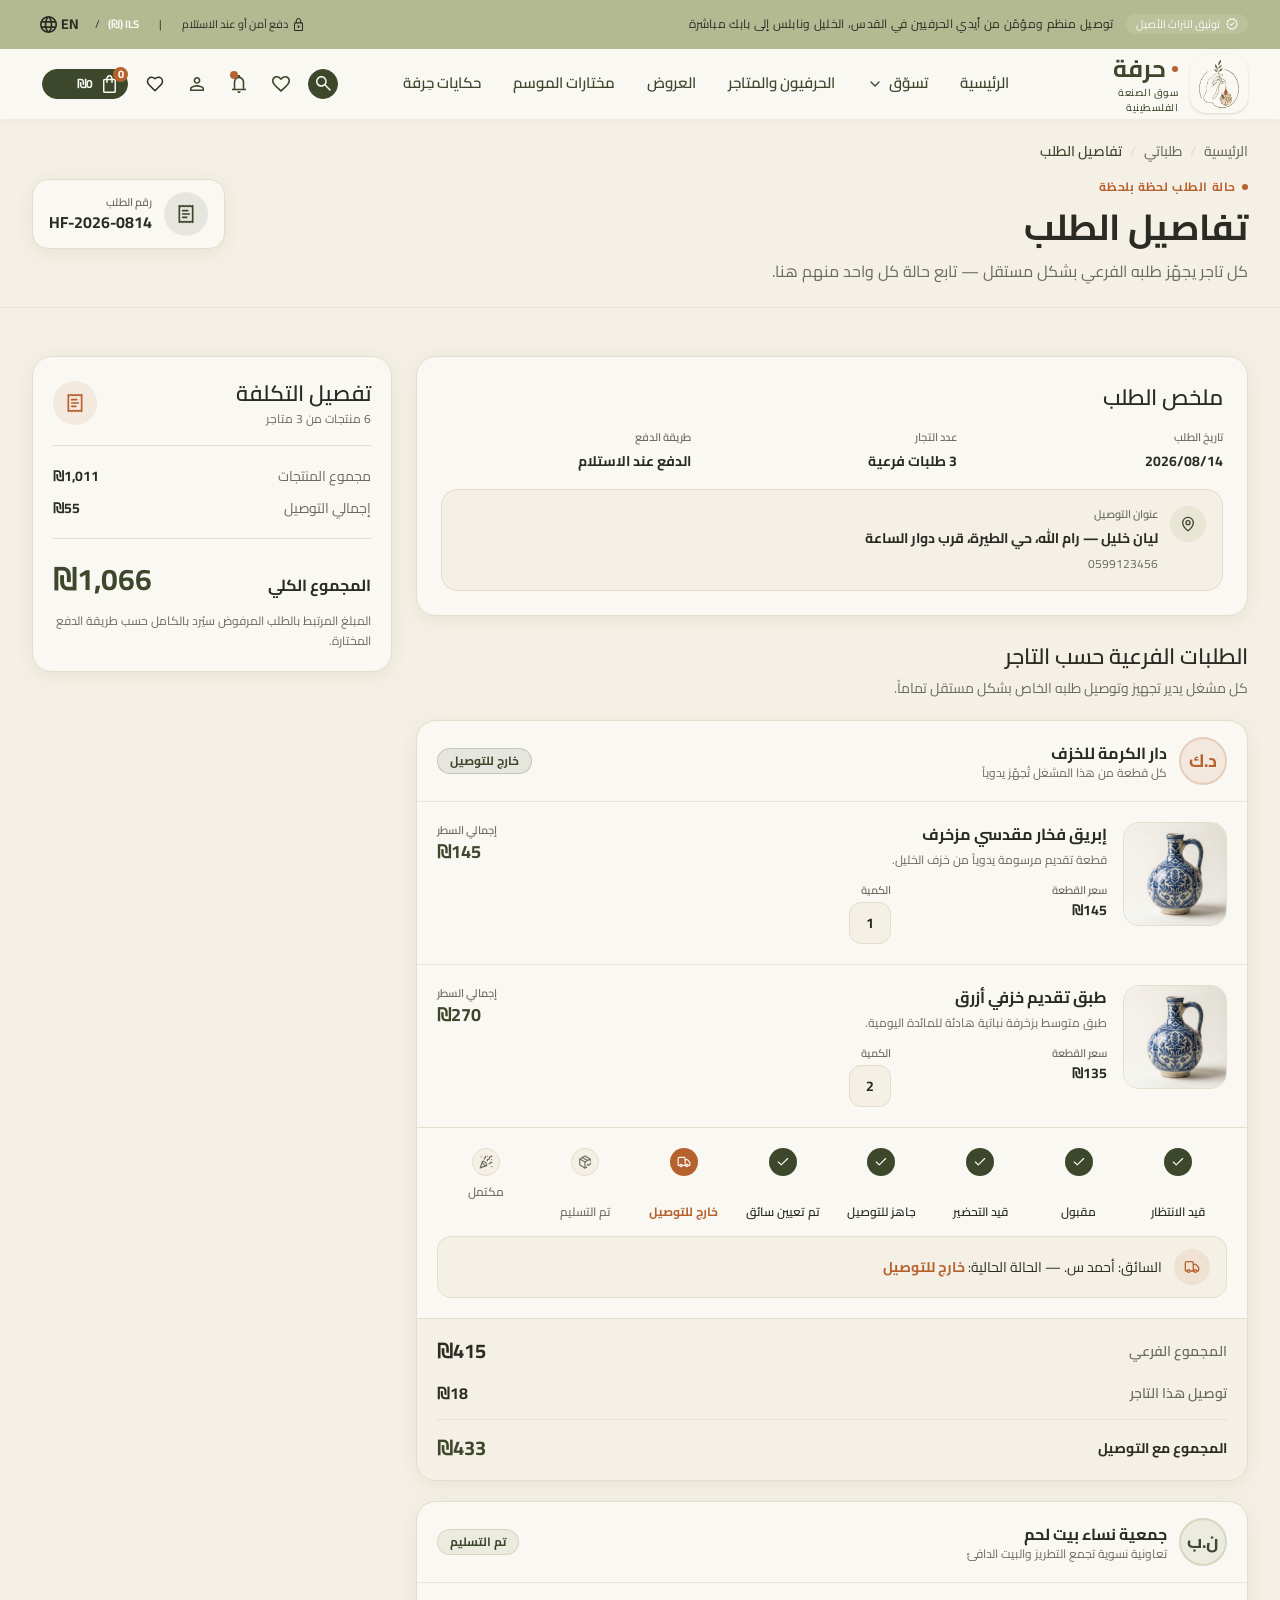
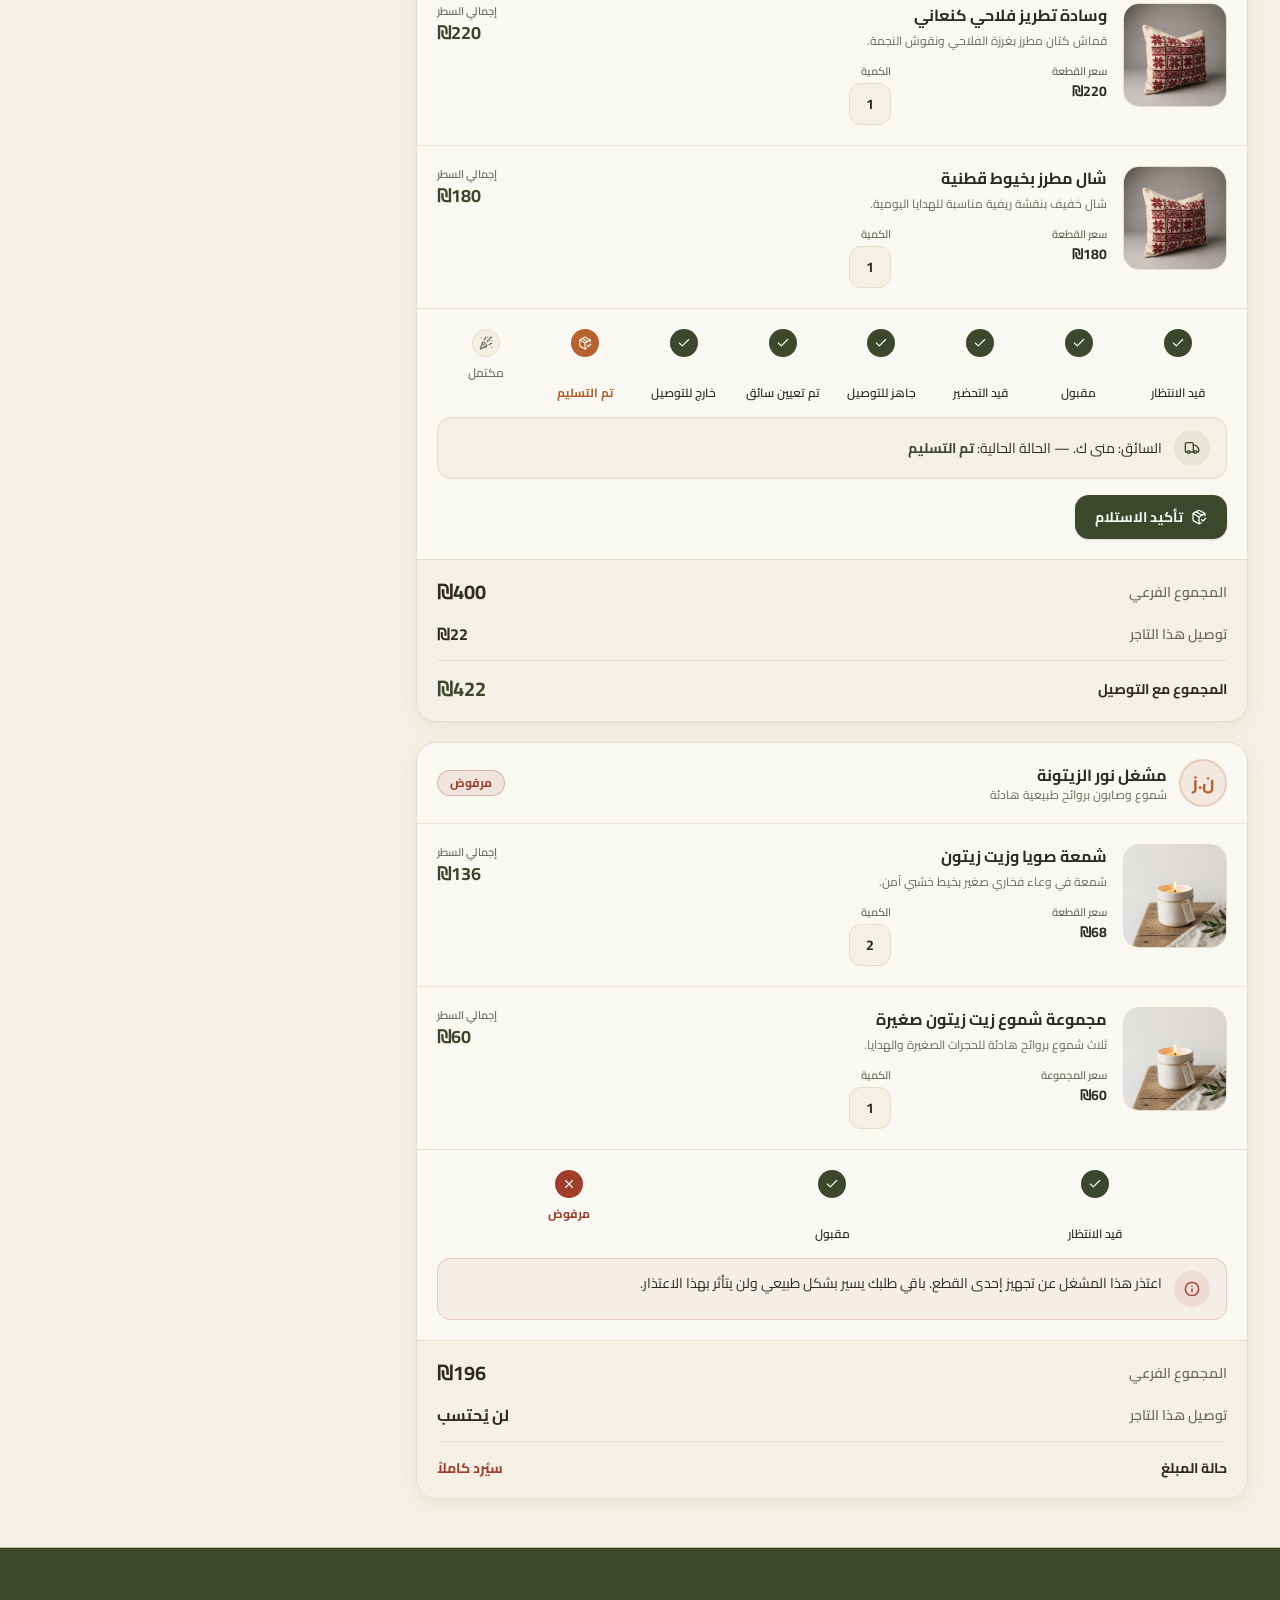
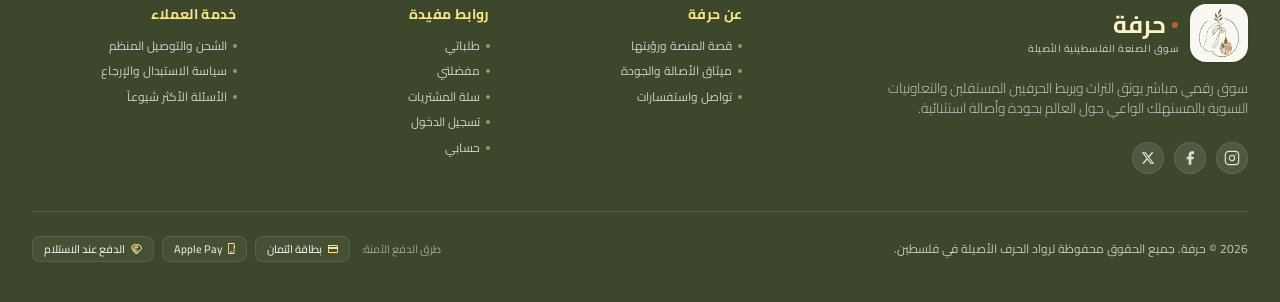
<file: order-detail.html>
﻿<!DOCTYPE html>
<html lang="ar" dir="rtl" class="scroll-smooth motion-reduce:scroll-auto">

<head>
  <meta charset="UTF-8">
  <meta name="viewport" content="width=device-width, initial-scale=1.0">
  <meta name="description" content="تفاصيل الطلب في حرفة - حالة كل طلب فرعي حسب التاجر مع تتبع التوصيل">
  <title>تفاصيل الطلب | حرفة</title>
  <link rel="preconnect" href="https://fonts.googleapis.com">
  <link rel="preconnect" href="https://fonts.gstatic.com" crossorigin>
  <link
    href="https://fonts.googleapis.com/css2?family=Amiri:ital,wght@0,700;1,400&family=Cairo:wght@300;400;500;600;700&family=Noto+Sans+Arabic:wght@400;500;600;700&display=swap"
    rel="stylesheet">
  <link rel="stylesheet" href="assets/css/output.css">
</head>

<body class="order-detail-page overflow-x-hidden bg-canvas font-cairo text-ink antialiased">
  <div id="toast"
    class="fixed start-4 end-4 top-5 z-[100] mx-auto w-fit max-w-[calc(100%-2rem)] -translate-y-24 rounded-lg bg-olive px-5 py-3 text-sm font-semibold text-white shadow-soft transition-transform duration-300"
    role="status"></div>

  <header class="relative z-50 bg-surface">
    <aside class="bg-sage px-4 py-2 text-ink lg:px-8">
      <div class="mx-auto flex h-[32.667px] max-w-[1280px] items-center justify-center md:justify-between">
        <div class="flex shrink-0 items-center gap-3">
          <div class="flex items-center gap-1.5 rounded-full bg-surface/10 px-2.5 py-0.5">
            <img src="assets/imgs/mcp/header-badge.svg" alt="" class="h-[11.88px] w-[12.441px]">
            <span class="text-[11px] leading-4 text-surface">توثيق التراث الأصيل</span>
          </div>
          <p class="hidden text-xs leading-4 tracking-[.3px] lg:block">توصيل منظم ومؤمّن من أيدي الحرفيين في القدس،
            الخليل ونابلس إلى بابك مباشرة</p>
        </div>
        <div class="hidden shrink-0 items-center gap-5 md:flex">
          <div class="flex items-center gap-1.5">
            <img src="assets/imgs/mcp/header-lock.svg" alt="" class="h-[12.656px] w-[9.687px]">
            <span class="text-[11px] leading-4">دفع آمن أو عند الاستلام</span>
          </div>
          <span class="text-[11px] leading-4">|</span>
          <div class="flex items-center gap-2">
            <span lang="en" class="text-[11px] font-bold leading-4 text-surface">ILS (₪)</span>
            <span class="text-[11px] leading-4">/</span>
            <button id="languageToggle" type="button" class="language-toggle flex items-center gap-1 rounded-lg p-2"
              aria-label="Switch to English">
              <span class="language-label text-sm font-bold leading-[14px]" lang="en">EN</span>
              <img src="assets/imgs/mcp/header-globe.svg" alt="" class="h-[16.667px] w-[16.667px]">
            </button>
          </div>
        </div>
      </div>
    </aside>

    <div class="h-[70px] bg-surface px-4 shadow-[0_2px_7.5px_rgba(43,43,38,.03)] backdrop-blur-[6px] lg:px-8">
      <div class="mx-auto hidden h-full max-w-[1216px] items-center justify-between py-[10px] lg:flex">
        <a href="index.html" class="flex w-[184px] shrink-0 items-center justify-start gap-3"
          aria-label="حرفة الرئيسية">
          <span class="flex h-[58px] w-[58px] items-center justify-center rounded-[16px] bg-surface p-1 shadow-sm"><img
              src="assets/imgs/mcp/header-logo.png" alt="شعار حرفة" class="h-[50px] w-[50px] object-cover"></span>
          <div class="text-start">
            <div class="flex items-center justify-start gap-1.5"><span
                class="h-1.5 w-1.5 rounded-full bg-copper"></span><strong
                class="text-2xl font-bold leading-8 text-olive">حرفة</strong></div><small
              class="block text-[10px] font-medium leading-[15px] tracking-[.5px] text-olive">سوق الصنعة
              الفلسطينية</small>
          </div>
        </a>

        <nav class="flex shrink-0 items-center gap-8 text-[15px] font-semibold leading-[22.5px] text-olive">
          <a href="index.html" class="py-1">الرئيسية</a>

          <div class="mega-menu group relative py-1">
            <button type="button" class="flex items-center gap-1.5" aria-haspopup="true" aria-expanded="false">
              <span>تسوّق</span>
              <i data-lucide="chevron-down" class="h-4 w-4 transition-transform duration-200 group-[.mega-menu-open]:rotate-180"></i>
            </button>
            <div
              class="mega-menu-panel invisible absolute start-0 top-full z-40 mt-2 flex w-[720px] origin-top-start overflow-hidden rounded-2xl border border-line bg-surface opacity-0 shadow-soft transition-[opacity,transform] duration-150 [transform:scale(.97)] group-[.mega-menu-open]:visible group-[.mega-menu-open]:opacity-100 group-[.mega-menu-open]:[transform:scale(1)]">

              <ul class="w-56 shrink-0 border-e border-line bg-canvas/60 p-2">
                <li>
                  <a href="browse.html?category=pottery" data-mega-category="pottery"
                    class="mega-category-trigger group/item flex items-center justify-between rounded-xl px-3 py-3 text-sm font-semibold text-ink [&.mega-category-active]:bg-surface [&.mega-category-active]:text-copper">
                    <span class="flex items-center gap-2.5">
                      <img src="assets/imgs/mcp/category-ceramics.png" alt="" class="h-8 w-8 shrink-0 rounded-lg object-cover">
                      الفخار والخزف
                    </span>
                    <i data-lucide="chevron-left" class="h-4 w-4 shrink-0 text-muted"></i>
                  </a>
                </li>
                <li>
                  <a href="browse.html?category=embroidery" data-mega-category="embroidery"
                    class="mega-category-trigger group/item flex items-center justify-between rounded-xl px-3 py-3 text-sm font-semibold text-ink [&.mega-category-active]:bg-surface [&.mega-category-active]:text-copper">
                    <span class="flex items-center gap-2.5">
                      <img src="assets/imgs/mcp/category-embroidery.png" alt="" class="h-8 w-8 shrink-0 rounded-lg object-cover">
                      التطريز الفلسطيني
                    </span>
                    <i data-lucide="chevron-left" class="h-4 w-4 shrink-0 text-muted"></i>
                  </a>
                </li>
                <li>
                  <a href="browse.html?category=baskets" data-mega-category="baskets"
                    class="mega-category-trigger group/item flex items-center justify-between rounded-xl px-3 py-3 text-sm font-semibold text-ink [&.mega-category-active]:bg-surface [&.mega-category-active]:text-copper">
                    <span class="flex items-center gap-2.5">
                      <img src="assets/imgs/mcp/category-basket.png" alt="" class="h-8 w-8 shrink-0 rounded-lg object-cover">
                      السلال والقش
                    </span>
                    <i data-lucide="chevron-left" class="h-4 w-4 shrink-0 text-muted"></i>
                  </a>
                </li>
                <li>
                  <a href="browse.html?category=candles-soaps" data-mega-category="candles-soaps"
                    class="mega-category-trigger group/item flex items-center justify-between rounded-xl px-3 py-3 text-sm font-semibold text-ink [&.mega-category-active]:bg-surface [&.mega-category-active]:text-copper">
                    <span class="flex items-center gap-2.5">
                      <img src="assets/imgs/mcp/category-candle.png" alt="" class="h-8 w-8 shrink-0 rounded-lg object-cover">
                      الشموع والصابون
                    </span>
                    <i data-lucide="chevron-left" class="h-4 w-4 shrink-0 text-muted"></i>
                  </a>
                </li>
                <li class="mt-1 border-t border-line pt-1">
                  <a href="categories.html" class="block rounded-xl px-3 py-2.5 text-xs font-bold text-olive hover:bg-surface">استعراض جميع الفئات</a>
                </li>
              </ul>

              <div class="relative min-h-[280px] flex-1 p-5">
                <div data-mega-panel="pottery" class="mega-panel grid grid-cols-3 gap-3">
                  <a href="product.html" class="group/card flex flex-col items-center gap-2.5 rounded-xl p-2.5 text-center hover:bg-canvas">
                    <img src="assets/imgs/mcp/popular-pitcher.png" alt="إبريق مقدسي كنعاني أزرق" class="h-20 w-20 shrink-0 rounded-lg bg-white object-contain p-1.5 shadow-sm transition-transform duration-200 group-hover/card:scale-105">
                    <span>
                      <strong class="block text-xs font-bold leading-4 text-ink">إبريق مقدسي كنعاني أزرق</strong>
                      <small class="mt-1 block text-[11px] text-muted">مشغل دار الكرمة</small>
                    </span>
                  </a>
                  <a href="product.html" class="group/card flex flex-col items-center gap-2.5 rounded-xl p-2.5 text-center hover:bg-canvas">
                    <img src="assets/imgs/mcp/season-candle.png" alt="شمعة زيت الزيتون في وعاء فخاري يدوي" class="h-20 w-20 shrink-0 rounded-lg bg-white object-contain p-1.5 shadow-sm transition-transform duration-200 group-hover/card:scale-105">
                    <span>
                      <strong class="block text-xs font-bold leading-4 text-ink">شمعة زيت الزيتون في وعاء فخاري</strong>
                      <small class="mt-1 block text-[11px] text-muted">مشغل الطين الأصيل • الخليل</small>
                    </span>
                  </a>
                  <a href="product.html" class="group/card flex flex-col items-center gap-2.5 rounded-xl p-2.5 text-center hover:bg-canvas">
                    <img src="assets/imgs/mcp/popular-pitcher.png" alt="إبريق مقدسي كنعاني أزرق" class="h-20 w-20 shrink-0 rounded-lg bg-white object-contain p-1.5 shadow-sm transition-transform duration-200 group-hover/card:scale-105">
                    <span>
                      <strong class="block text-xs font-bold leading-4 text-ink">إبريق مقدسي كنعاني أزرق</strong>
                      <small class="mt-1 block text-[11px] text-muted">مشغل دار الكرمة</small>
                    </span>
                  </a>
                  <a href="product.html" class="group/card flex flex-col items-center gap-2.5 rounded-xl p-2.5 text-center hover:bg-canvas">
                    <img src="assets/imgs/mcp/season-candle.png" alt="شمعة زيت الزيتون في وعاء فخاري يدوي" class="h-20 w-20 shrink-0 rounded-lg bg-white object-contain p-1.5 shadow-sm transition-transform duration-200 group-hover/card:scale-105">
                    <span>
                      <strong class="block text-xs font-bold leading-4 text-ink">شمعة زيت الزيتون في وعاء فخاري</strong>
                      <small class="mt-1 block text-[11px] text-muted">مشغل الطين الأصيل • الخليل</small>
                    </span>
                  </a>
                  <a href="product.html" class="group/card flex flex-col items-center gap-2.5 rounded-xl p-2.5 text-center hover:bg-canvas">
                    <img src="assets/imgs/mcp/popular-pitcher.png" alt="إبريق مقدسي كنعاني أزرق" class="h-20 w-20 shrink-0 rounded-lg bg-white object-contain p-1.5 shadow-sm transition-transform duration-200 group-hover/card:scale-105">
                    <span>
                      <strong class="block text-xs font-bold leading-4 text-ink">إبريق مقدسي كنعاني أزرق</strong>
                      <small class="mt-1 block text-[11px] text-muted">مشغل دار الكرمة</small>
                    </span>
                  </a>
                  <a href="product.html" class="group/card flex flex-col items-center gap-2.5 rounded-xl p-2.5 text-center hover:bg-canvas">
                    <img src="assets/imgs/mcp/season-candle.png" alt="شمعة زيت الزيتون في وعاء فخاري يدوي" class="h-20 w-20 shrink-0 rounded-lg bg-white object-contain p-1.5 shadow-sm transition-transform duration-200 group-hover/card:scale-105">
                    <span>
                      <strong class="block text-xs font-bold leading-4 text-ink">شمعة زيت الزيتون في وعاء فخاري</strong>
                      <small class="mt-1 block text-[11px] text-muted">مشغل الطين الأصيل • الخليل</small>
                    </span>
                  </a>
                </div>
                <div data-mega-panel="embroidery" class="mega-panel hidden grid-cols-3 gap-3">
                  <a href="product.html" class="group/card flex flex-col items-center gap-2.5 rounded-xl p-2.5 text-center hover:bg-canvas">
                    <img src="assets/imgs/mcp/popular-cushion.png" alt="وسادة كنعانية محاكة يدوياً" class="h-20 w-20 shrink-0 rounded-lg bg-white object-contain p-1.5 shadow-sm transition-transform duration-200 group-hover/card:scale-105">
                    <span>
                      <strong class="block text-xs font-bold leading-4 text-ink">وسادة كنعانية محاكة يدوياً</strong>
                      <small class="mt-1 block text-[11px] text-muted">سيدات رام الله</small>
                    </span>
                  </a>
                  <a href="product.html" class="group/card flex flex-col items-center gap-2.5 rounded-xl p-2.5 text-center hover:bg-canvas">
                    <img src="assets/imgs/mcp/season-basket.png" alt="سلة قش فلسطينية من الخليل مجدولة يدوياً" class="h-20 w-20 shrink-0 rounded-lg bg-white object-contain p-1.5 shadow-sm transition-transform duration-200 group-hover/card:scale-105">
                    <span>
                      <strong class="block text-xs font-bold leading-4 text-ink">سلة قش فلسطينية من الخليل</strong>
                      <small class="mt-1 block text-[11px] text-muted">جمعية إحسان بيت لحم</small>
                    </span>
                  </a>
                  <a href="product.html" class="group/card flex flex-col items-center gap-2.5 rounded-xl p-2.5 text-center hover:bg-canvas">
                    <img src="assets/imgs/mcp/popular-cushion.png" alt="وسادة كنعانية محاكة يدوياً" class="h-20 w-20 shrink-0 rounded-lg bg-white object-contain p-1.5 shadow-sm transition-transform duration-200 group-hover/card:scale-105">
                    <span>
                      <strong class="block text-xs font-bold leading-4 text-ink">وسادة كنعانية محاكة يدوياً</strong>
                      <small class="mt-1 block text-[11px] text-muted">سيدات رام الله</small>
                    </span>
                  </a>
                  <a href="product.html" class="group/card flex flex-col items-center gap-2.5 rounded-xl p-2.5 text-center hover:bg-canvas">
                    <img src="assets/imgs/mcp/season-basket.png" alt="سلة قش فلسطينية من الخليل مجدولة يدوياً" class="h-20 w-20 shrink-0 rounded-lg bg-white object-contain p-1.5 shadow-sm transition-transform duration-200 group-hover/card:scale-105">
                    <span>
                      <strong class="block text-xs font-bold leading-4 text-ink">سلة قش فلسطينية من الخليل</strong>
                      <small class="mt-1 block text-[11px] text-muted">جمعية إحسان بيت لحم</small>
                    </span>
                  </a>
                  <a href="product.html" class="group/card flex flex-col items-center gap-2.5 rounded-xl p-2.5 text-center hover:bg-canvas">
                    <img src="assets/imgs/mcp/popular-cushion.png" alt="وسادة كنعانية محاكة يدوياً" class="h-20 w-20 shrink-0 rounded-lg bg-white object-contain p-1.5 shadow-sm transition-transform duration-200 group-hover/card:scale-105">
                    <span>
                      <strong class="block text-xs font-bold leading-4 text-ink">وسادة كنعانية محاكة يدوياً</strong>
                      <small class="mt-1 block text-[11px] text-muted">سيدات رام الله</small>
                    </span>
                  </a>
                  <a href="product.html" class="group/card flex flex-col items-center gap-2.5 rounded-xl p-2.5 text-center hover:bg-canvas">
                    <img src="assets/imgs/mcp/season-basket.png" alt="سلة قش فلسطينية من الخليل مجدولة يدوياً" class="h-20 w-20 shrink-0 rounded-lg bg-white object-contain p-1.5 shadow-sm transition-transform duration-200 group-hover/card:scale-105">
                    <span>
                      <strong class="block text-xs font-bold leading-4 text-ink">سلة قش فلسطينية من الخليل</strong>
                      <small class="mt-1 block text-[11px] text-muted">جمعية إحسان بيت لحم</small>
                    </span>
                  </a>
                </div>
                <div data-mega-panel="baskets" class="mega-panel hidden grid-cols-3 gap-3">
                  <a href="product.html" class="group/card flex flex-col items-center gap-2.5 rounded-xl p-2.5 text-center hover:bg-canvas">
                    <img src="assets/imgs/mcp/popular-basket.png" alt="سلة طعام قشية بزخارف ملونة" class="h-20 w-20 shrink-0 rounded-lg bg-white object-contain p-1.5 shadow-sm transition-transform duration-200 group-hover/card:scale-105">
                    <span>
                      <strong class="block text-xs font-bold leading-4 text-ink">سلة طعام قشية بزخارف ملونة</strong>
                      <small class="mt-1 block text-[11px] text-muted">تعاونية الأغوار</small>
                    </span>
                  </a>
                  <a href="product.html" class="group/card flex flex-col items-center gap-2.5 rounded-xl p-2.5 text-center hover:bg-canvas">
                    <img src="assets/imgs/mcp/season-pitcher.png" alt="إبريق فخار مقدسي مزخرف يدوياً" class="h-20 w-20 shrink-0 rounded-lg bg-white object-contain p-1.5 shadow-sm transition-transform duration-200 group-hover/card:scale-105">
                    <span>
                      <strong class="block text-xs font-bold leading-4 text-ink">إبريق فخار مقدسي مزخرف يدوياً</strong>
                      <small class="mt-1 block text-[11px] text-muted">تعاونية سيدات أريحا</small>
                    </span>
                  </a>
                  <a href="product.html" class="group/card flex flex-col items-center gap-2.5 rounded-xl p-2.5 text-center hover:bg-canvas">
                    <img src="assets/imgs/mcp/popular-basket.png" alt="سلة طعام قشية بزخارف ملونة" class="h-20 w-20 shrink-0 rounded-lg bg-white object-contain p-1.5 shadow-sm transition-transform duration-200 group-hover/card:scale-105">
                    <span>
                      <strong class="block text-xs font-bold leading-4 text-ink">سلة طعام قشية بزخارف ملونة</strong>
                      <small class="mt-1 block text-[11px] text-muted">تعاونية الأغوار</small>
                    </span>
                  </a>
                  <a href="product.html" class="group/card flex flex-col items-center gap-2.5 rounded-xl p-2.5 text-center hover:bg-canvas">
                    <img src="assets/imgs/mcp/season-pitcher.png" alt="إبريق فخار مقدسي مزخرف يدوياً" class="h-20 w-20 shrink-0 rounded-lg bg-white object-contain p-1.5 shadow-sm transition-transform duration-200 group-hover/card:scale-105">
                    <span>
                      <strong class="block text-xs font-bold leading-4 text-ink">إبريق فخار مقدسي مزخرف يدوياً</strong>
                      <small class="mt-1 block text-[11px] text-muted">تعاونية سيدات أريحا</small>
                    </span>
                  </a>
                  <a href="product.html" class="group/card flex flex-col items-center gap-2.5 rounded-xl p-2.5 text-center hover:bg-canvas">
                    <img src="assets/imgs/mcp/popular-basket.png" alt="سلة طعام قشية بزخارف ملونة" class="h-20 w-20 shrink-0 rounded-lg bg-white object-contain p-1.5 shadow-sm transition-transform duration-200 group-hover/card:scale-105">
                    <span>
                      <strong class="block text-xs font-bold leading-4 text-ink">سلة طعام قشية بزخارف ملونة</strong>
                      <small class="mt-1 block text-[11px] text-muted">تعاونية الأغوار</small>
                    </span>
                  </a>
                  <a href="product.html" class="group/card flex flex-col items-center gap-2.5 rounded-xl p-2.5 text-center hover:bg-canvas">
                    <img src="assets/imgs/mcp/season-pitcher.png" alt="إبريق فخار مقدسي مزخرف يدوياً" class="h-20 w-20 shrink-0 rounded-lg bg-white object-contain p-1.5 shadow-sm transition-transform duration-200 group-hover/card:scale-105">
                    <span>
                      <strong class="block text-xs font-bold leading-4 text-ink">إبريق فخار مقدسي مزخرف يدوياً</strong>
                      <small class="mt-1 block text-[11px] text-muted">تعاونية سيدات أريحا</small>
                    </span>
                  </a>
                </div>
                <div data-mega-panel="candles-soaps" class="mega-panel hidden grid-cols-3 gap-3">
                  <a href="product.html" class="group/card flex flex-col items-center gap-2.5 rounded-xl p-2.5 text-center hover:bg-canvas">
                    <img src="assets/imgs/mcp/popular-candle.png" alt="شمعة زيت زيتون في فخار ريفي" class="h-20 w-20 shrink-0 rounded-lg bg-white object-contain p-1.5 shadow-sm transition-transform duration-200 group-hover/card:scale-105">
                    <span>
                      <strong class="block text-xs font-bold leading-4 text-ink">شمعة زيت زيتون في فخار ريفي</strong>
                      <small class="mt-1 block text-[11px] text-muted">معصرة برقين</small>
                    </span>
                  </a>
                  <a href="product.html" class="group/card flex flex-col items-center gap-2.5 rounded-xl p-2.5 text-center hover:bg-canvas">
                    <img src="assets/imgs/mcp/season-cushion.png" alt="وسادة تطريز فلسطيني يدوي خيوط حرير" class="h-20 w-20 shrink-0 rounded-lg bg-white object-contain p-1.5 shadow-sm transition-transform duration-200 group-hover/card:scale-105">
                    <span>
                      <strong class="block text-xs font-bold leading-4 text-ink">وسادة تطريز خيوط حرير طبيعي</strong>
                      <small class="mt-1 block text-[11px] text-muted">تعاونية نساء نابلس</small>
                    </span>
                  </a>
                  <a href="product.html" class="group/card flex flex-col items-center gap-2.5 rounded-xl p-2.5 text-center hover:bg-canvas">
                    <img src="assets/imgs/mcp/popular-candle.png" alt="شمعة زيت زيتون في فخار ريفي" class="h-20 w-20 shrink-0 rounded-lg bg-white object-contain p-1.5 shadow-sm transition-transform duration-200 group-hover/card:scale-105">
                    <span>
                      <strong class="block text-xs font-bold leading-4 text-ink">شمعة زيت زيتون في فخار ريفي</strong>
                      <small class="mt-1 block text-[11px] text-muted">معصرة برقين</small>
                    </span>
                  </a>
                  <a href="product.html" class="group/card flex flex-col items-center gap-2.5 rounded-xl p-2.5 text-center hover:bg-canvas">
                    <img src="assets/imgs/mcp/season-cushion.png" alt="وسادة تطريز فلسطيني يدوي خيوط حرير" class="h-20 w-20 shrink-0 rounded-lg bg-white object-contain p-1.5 shadow-sm transition-transform duration-200 group-hover/card:scale-105">
                    <span>
                      <strong class="block text-xs font-bold leading-4 text-ink">وسادة تطريز خيوط حرير طبيعي</strong>
                      <small class="mt-1 block text-[11px] text-muted">تعاونية نساء نابلس</small>
                    </span>
                  </a>
                  <a href="product.html" class="group/card flex flex-col items-center gap-2.5 rounded-xl p-2.5 text-center hover:bg-canvas">
                    <img src="assets/imgs/mcp/popular-candle.png" alt="شمعة زيت زيتون في فخار ريفي" class="h-20 w-20 shrink-0 rounded-lg bg-white object-contain p-1.5 shadow-sm transition-transform duration-200 group-hover/card:scale-105">
                    <span>
                      <strong class="block text-xs font-bold leading-4 text-ink">شمعة زيت زيتون في فخار ريفي</strong>
                      <small class="mt-1 block text-[11px] text-muted">معصرة برقين</small>
                    </span>
                  </a>
                  <a href="product.html" class="group/card flex flex-col items-center gap-2.5 rounded-xl p-2.5 text-center hover:bg-canvas">
                    <img src="assets/imgs/mcp/season-cushion.png" alt="وسادة تطريز فلسطيني يدوي خيوط حرير" class="h-20 w-20 shrink-0 rounded-lg bg-white object-contain p-1.5 shadow-sm transition-transform duration-200 group-hover/card:scale-105">
                    <span>
                      <strong class="block text-xs font-bold leading-4 text-ink">وسادة تطريز خيوط حرير طبيعي</strong>
                      <small class="mt-1 block text-[11px] text-muted">تعاونية نساء نابلس</small>
                    </span>
                  </a>
                </div>
              </div>
            </div>
          </div>

          <a href="vendors.html" class="py-1">الحرفيون والمتاجر</a>
          <a href="browse.html?sale=1" class="py-1">العروض</a>
          <a href="index.html#season" class="py-1">مختارات الموسم</a>
          <a href="index.html#artisans" class="py-1">حكايات حِرفة</a>
        </nav>

        <div class="flex h-[50px] shrink-0 items-center gap-3 p-[10px]">
          <button id="searchButton"
            class="flex h-[30px] w-[30px] items-center justify-center overflow-hidden rounded-full border border-olive bg-olive p-px"
            aria-label="بحث"><img src="assets/imgs/mcp/header-search-exact.svg" alt=""
              class="h-[28.667px] w-[14.663px] max-w-none"></button>
          <a href="dashboard/index.html" class="flex h-[30px] w-[30px] items-center justify-center rounded-full" aria-label="الحساب"><img
              src="assets/imgs/mcp/header-user.svg" alt="" class="h-[16.283px] w-[17.875px]"></a>
          <button class="relative flex h-[30px] w-[30px] items-center justify-center rounded-full"
            aria-label="الإشعارات"><img src="assets/imgs/mcp/header-bell.svg" alt=""
              class="h-[17.963px] w-[14.208px]"><span
              class="absolute end-[5.42px] top-[2.33px] h-2 w-2 rounded-full bg-copper"></span></button>
          <button class="flex h-[30px] w-[30px] items-center justify-center rounded-full" aria-label="المشاهدة"><img
              src="assets/imgs/mcp/header-eye.svg" alt="" class="h-[14.032px] w-[14.208px]"></button>
          <a href="dashboard/favorites.html" class="flex h-[30px] w-[30px] items-center justify-center rounded-full" aria-label="مفضلتي"><i data-lucide="heart" class="h-[18px] w-[18px]"></i></a>
          <a id="cartButton" href="cart.html"
            class="relative flex h-[30px] w-[86.208px] items-center justify-center gap-2.5 rounded-full border border-olive bg-olive px-[11px] text-surface"
            aria-label="سلة المشتريات">
            <span class="relative"><img src="assets/imgs/mcp/header-cart.svg" alt=""
                class="h-[17.875px] w-[14.208px]"><span id="cartCount"
                class="absolute start-[-12px] top-[-7.73px] flex h-[15px] min-w-[15px] items-center justify-center rounded-full bg-copper px-1 text-[11px] font-bold leading-[11px] text-white"><bdi>0</bdi></span></span>
            <span id="cartTotal" class="w-10 text-start text-xs font-bold leading-3"><bdi>₪0</bdi></span>
          </a>
        </div>
      </div>

      <div class="flex h-full items-center justify-between lg:hidden">
        <a href="index.html"
          class="flex h-[52px] w-[52px] items-center justify-center rounded-[16px] bg-surface p-1 shadow-sm"
          aria-label="حرفة الرئيسية"><img src="assets/imgs/mcp/header-logo.png" alt="شعار حرفة"
            class="h-11 w-11 object-cover"></a>
        <div class="flex items-center gap-1"><button type="button"
            class="language-toggle flex h-9 items-center gap-1 rounded-full px-2 text-xs font-bold text-olive"
            aria-label="Switch to English"><span class="language-label" lang="en">EN</span><img
              src="assets/imgs/mcp/header-globe.svg" alt="" class="h-4 w-4"></button><button id="mobileSearchButton"
            class="flex h-9 w-9 items-center justify-center overflow-hidden rounded-full border border-olive bg-olive"
            aria-label="بحث"><img src="assets/imgs/mcp/header-search-exact.svg" alt=""
              class="h-[28.667px] w-[14.663px] max-w-none"></button><button id="menuButton"
            class="flex h-9 w-9 items-center justify-center rounded-full" aria-label="القائمة"><i data-lucide="menu"
              class="h-5 w-5"></i></button></div>
      </div>
    </div>

    <div id="mobileMenu" class="hidden border-t border-line bg-surface px-5 py-4 lg:hidden">
      <nav class="grid gap-1 text-sm font-semibold">
        <a href="index.html" class="py-2">الرئيسية</a>

        <div class="mobile-nav-dropdown">
          <button type="button" class="mobile-nav-dropdown-toggle flex w-full items-center justify-between py-2"
            aria-expanded="false">
            <span>تسوّق</span>
            <i data-lucide="chevron-down" class="h-4 w-4 transition-transform duration-200"></i>
          </button>
          <div class="mobile-nav-dropdown-panel hidden ps-4">
            <a href="browse.html?category=pottery" class="block py-2 text-muted">الفخار والخزف</a>
            <a href="browse.html?category=embroidery" class="block py-2 text-muted">التطريز الفلسطيني</a>
            <a href="browse.html?category=baskets" class="block py-2 text-muted">السلال والقش</a>
            <a href="browse.html?category=candles-soaps" class="block py-2 text-muted">الشموع والصابون</a>
            <a href="categories.html" class="block py-2 font-bold text-olive">استعراض جميع الفئات</a>
          </div>
        </div>

        <a href="vendors.html" class="py-2">الحرفيون والمتاجر</a>
        <a href="browse.html?sale=1" class="py-2">العروض</a>
        <a href="index.html#season" class="py-2">مختارات الموسم</a>
        <a href="index.html#artisans" class="py-2">حكايات حِرفة</a>
        <a href="dashboard/favorites.html" class="py-2">مفضلتي</a>
      </nav>
    </div>
  </header>

  <div id="searchPanel" class="fixed start-0 end-0 top-0 bottom-0 z-[80] hidden bg-ink/50 p-4 backdrop-blur-sm">
    <div class="mx-auto mt-24 max-w-2xl rounded-lg bg-surface p-5 shadow-soft">
      <div class="flex items-center gap-3 border-b border-line pb-4">
        <i data-lucide="search" class="h-5 w-5 text-muted"></i>
        <input id="globalSearch" type="search" placeholder="ابحث عن قطعة، حرفة، أو مشغل..."
          class="w-full bg-transparent text-base outline-none">
        <button id="closeSearch" class="flex h-8 w-8 items-center justify-center rounded-full hover:bg-canvas"
          aria-label="إغلاق"><i data-lucide="x" class="h-4 w-4"></i></button>
      </div>
      <p class="pt-4 text-xs text-muted">جرّب: تطريز، فخار، قش، شموع</p>
    </div>
  </div>

  <main data-order-detail-page>
    <section class="border-b border-line/60 bg-canvas px-4 py-6 lg:px-8">
      <div class="mx-auto flex max-w-[1216px] flex-col gap-5">
        <nav class="flex items-center gap-2 text-xs font-medium leading-4 text-muted sm:text-sm"
          aria-label="مسار الصفحة">
          <a href="index.html" class="hover:text-olive">الرئيسية</a>
          <span class="text-line">/</span>
          <a href="dashboard/orders.html" class="hover:text-olive">طلباتي</a>
          <span class="text-line">/</span>
          <span class="font-semibold text-olive">تفاصيل الطلب</span>
        </nav>
        <div class="flex flex-col gap-4 sm:flex-row sm:items-start sm:justify-between">
          <div class="flex max-w-3xl flex-col items-start gap-2 text-start">
            <p class="flex items-center gap-1.5 text-xs font-bold uppercase leading-4 tracking-[.6px] text-copper">
              <span class="h-1.5 w-1.5 rounded-full bg-copper"></span>حالة الطلب لحظة بلحظة
            </p>
            <h1 class="text-[30px] font-bold leading-9 text-ink sm:text-4xl sm:leading-[48px]">تفاصيل الطلب</h1>
            <p class="text-sm leading-6 text-muted sm:text-base">كل تاجر يجهّز طلبه الفرعي بشكل مستقل — تابع حالة كل
              واحد منهم هنا.</p>
          </div>
          <div class="flex shrink-0 items-center gap-3 rounded-[16px] border border-line bg-surface px-4 py-3 text-start shadow-card">
            <span class="flex h-11 w-11 items-center justify-center rounded-full bg-olive/10 text-olive">
              <i data-lucide="receipt-text" class="h-5 w-5"></i>
            </span>
            <div>
              <span class="block text-[11px] font-semibold leading-4 text-muted">رقم الطلب</span>
              <strong class="block text-base font-bold leading-6 text-ink"><bdi>HF-2026-0814</bdi></strong>
            </div>
          </div>
        </div>
      </div>
    </section>

    <section class="bg-canvas px-4 py-10 sm:py-12 lg:px-8">
      <div
        class="reveal opacity-100 translate-y-0 transition-[opacity,transform] duration-[650ms] ease-out sm:translate-y-[22px] sm:opacity-0 motion-reduce:sm:translate-y-0 motion-reduce:sm:opacity-100 mx-auto grid max-w-[1216px] gap-6 lg:grid-cols-[minmax(0,1fr)_360px] lg:items-start">
        <div class="flex min-w-0 flex-col gap-6">

          <!-- Parent order summary -->
          <section class="rounded-[20px] border border-line bg-surface p-5 shadow-card sm:p-6" aria-labelledby="orderSummaryTitle">
            <h2 id="orderSummaryTitle" class="text-[22px] font-semibold leading-8 text-ink">ملخص الطلب</h2>
            <div class="mt-4 grid gap-4 sm:grid-cols-3">
              <div>
                <span class="block text-[11px] font-semibold leading-4 text-muted">تاريخ الطلب</span>
                <strong class="mt-1 block text-sm font-bold leading-6 text-ink"><bdi>2026/08/14</bdi></strong>
              </div>
              <div>
                <span class="block text-[11px] font-semibold leading-4 text-muted">عدد التجار</span>
                <strong class="mt-1 block text-sm font-bold leading-6 text-ink"><bdi>3</bdi> طلبات فرعية</strong>
              </div>
              <div>
                <span class="block text-[11px] font-semibold leading-4 text-muted">طريقة الدفع</span>
                <strong class="mt-1 block text-sm font-bold leading-6 text-ink">الدفع عند الاستلام</strong>
              </div>
            </div>
            <div class="mt-4 flex items-start gap-3 rounded-[16px] border border-line bg-canvas p-4 text-start">
              <span class="flex h-9 w-9 shrink-0 items-center justify-center rounded-full bg-sage/20 text-olive">
                <i data-lucide="map-pin" class="h-4 w-4"></i>
              </span>
              <div>
                <span class="block text-[11px] font-semibold leading-4 text-muted">عنوان التوصيل</span>
                <strong class="mt-1 block text-sm font-bold leading-6 text-ink">ليان خليل — رام الله، حي الطيرة، قرب
                  دوار الساعة</strong>
                <span class="mt-1 block text-xs leading-5 text-muted"><bdi>0599123456</bdi></span>
              </div>
            </div>
          </section>

          <!-- Sub-orders -->
          <section class="flex flex-col gap-5" aria-labelledby="subOrdersTitle">
            <div class="text-start">
              <h2 id="subOrdersTitle" class="text-[22px] font-semibold leading-8 text-ink">الطلبات الفرعية حسب التاجر</h2>
              <p class="mt-1 text-sm leading-6 text-muted">كل مشغل يدير تجهيز وتوصيل طلبه الخاص بشكل مستقل تماماً.</p>
            </div>

            <!-- Sub-order 1: dar-al-karma — Out for Delivery -->
            <article class="cart-vendor-group overflow-hidden rounded-[20px] border border-line bg-surface shadow-card"
              data-vendor-slug="dar-al-karma" data-order-status="out-for-delivery">
              <header class="flex flex-col gap-4 border-b border-line/70 px-4 py-4 sm:flex-row sm:items-center sm:justify-between sm:px-5">
                <a href="vendor.html?id=dar-al-karma" class="flex min-w-0 items-center justify-start gap-3 text-start">
                  <span
                    class="flex h-12 w-12 shrink-0 items-center justify-center rounded-full border-2 border-copper/20 bg-copper/10 text-lg font-bold leading-7 text-copper">د.ك</span>
                  <span class="min-w-0">
                    <strong class="block truncate text-base font-bold leading-6 text-ink">دار الكرمة للخزف</strong>
                    <span class="block text-xs leading-4 text-muted">كل قطعة من هذا المشغل تُجهّز يدوياً</span>
                  </span>
                </a>
                <span class="w-fit rounded-full border border-olive/20 bg-olive/10 px-3 py-1 text-xs font-bold text-olive">خارج
                  للتوصيل</span>
              </header>

              <div class="divide-y divide-line/70">
                <article class="cart-line-item grid gap-4 px-4 py-5 sm:grid-cols-[96px_minmax(0,1fr)] sm:px-5 lg:grid-cols-[104px_minmax(0,1fr)_150px]">
                  <a href="product.html" class="block h-24 w-24 overflow-hidden rounded-[16px] border border-line bg-canvas sm:h-24 sm:w-24 lg:h-[104px] lg:w-[104px]">
                    <img src="assets/imgs/mcp/arrival-pitcher.png" alt="إبريق فخار مقدسي مزخرف"
                      class="h-full w-full object-cover">
                  </a>
                  <div class="min-w-0 text-start">
                    <h3 class="text-base font-bold leading-6 text-ink">إبريق فخار مقدسي مزخرف</h3>
                    <p class="mt-1 text-xs leading-5 text-muted">قطعة تقديم مرسومة يدوياً من خزف الخليل.</p>
                    <div class="mt-3 grid gap-3 sm:grid-cols-2 lg:max-w-[420px]">
                      <div>
                        <span class="block text-[11px] font-semibold leading-4 text-muted">سعر القطعة</span>
                        <strong class="block text-sm font-bold leading-6 text-ink"><bdi>₪145</bdi></strong>
                      </div>
                      <div>
                        <span class="block text-[11px] font-semibold leading-4 text-muted">الكمية</span>
                        <strong class="mt-1 inline-flex h-[42px] items-center rounded-xl border border-line bg-canvas px-4 text-sm font-bold text-ink"><bdi>1</bdi></strong>
                      </div>
                    </div>
                  </div>
                  <div class="flex items-center justify-between gap-3 border-t border-line/60 pt-4 sm:col-start-2 lg:col-start-auto lg:flex-col lg:items-end lg:border-t-0 lg:pt-0">
                    <div class="text-start lg:text-end">
                      <span class="block text-[11px] font-semibold leading-4 text-muted">إجمالي السطر</span>
                      <strong class="block text-lg font-bold leading-7 text-olive"><bdi>₪145</bdi></strong>
                    </div>
                  </div>
                </article>

                <article class="cart-line-item grid gap-4 px-4 py-5 sm:grid-cols-[96px_minmax(0,1fr)] sm:px-5 lg:grid-cols-[104px_minmax(0,1fr)_150px]">
                  <a href="product.html" class="block h-24 w-24 overflow-hidden rounded-[16px] border border-line bg-canvas sm:h-24 sm:w-24 lg:h-[104px] lg:w-[104px]">
                    <img src="assets/imgs/mcp/category-ceramics.png" alt="طبق تقديم خزفي أزرق"
                      class="h-full w-full object-cover">
                  </a>
                  <div class="min-w-0 text-start">
                    <h3 class="text-base font-bold leading-6 text-ink">طبق تقديم خزفي أزرق</h3>
                    <p class="mt-1 text-xs leading-5 text-muted">طبق متوسط بزخرفة نباتية هادئة للمائدة اليومية.</p>
                    <div class="mt-3 grid gap-3 sm:grid-cols-2 lg:max-w-[420px]">
                      <div>
                        <span class="block text-[11px] font-semibold leading-4 text-muted">سعر القطعة</span>
                        <strong class="block text-sm font-bold leading-6 text-ink"><bdi>₪135</bdi></strong>
                      </div>
                      <div>
                        <span class="block text-[11px] font-semibold leading-4 text-muted">الكمية</span>
                        <strong class="mt-1 inline-flex h-[42px] items-center rounded-xl border border-line bg-canvas px-4 text-sm font-bold text-ink"><bdi>2</bdi></strong>
                      </div>
                    </div>
                  </div>
                  <div class="flex items-center justify-between gap-3 border-t border-line/60 pt-4 sm:col-start-2 lg:col-start-auto lg:flex-col lg:items-end lg:border-t-0 lg:pt-0">
                    <div class="text-start lg:text-end">
                      <span class="block text-[11px] font-semibold leading-4 text-muted">إجمالي السطر</span>
                      <strong class="block text-lg font-bold leading-7 text-olive"><bdi>₪270</bdi></strong>
                    </div>
                  </div>
                </article>
              </div>

              <div class="border-t border-line px-4 py-5 sm:px-5">
                <ol class="order-status-timeline flex flex-col gap-0 sm:flex-row sm:items-start sm:gap-0" data-timeline-state="active" data-active-step="6">
                  <li class="order-status-step is-complete flex flex-1 items-start gap-3 sm:flex-col sm:items-center sm:gap-2 sm:text-center">
                    <span class="order-status-dot flex h-7 w-7 shrink-0 items-center justify-center rounded-full bg-olive text-surface"><i data-lucide="check" class="h-3.5 w-3.5"></i></span>
                    <span class="order-status-line hidden h-0.5 flex-1 bg-olive sm:mt-3 sm:block"></span>
                    <span class="text-xs font-semibold leading-4 text-ink sm:mt-0">قيد الانتظار</span>
                  </li>
                  <li class="order-status-step is-complete flex flex-1 items-start gap-3 sm:flex-col sm:items-center sm:gap-2 sm:text-center">
                    <span class="order-status-dot flex h-7 w-7 shrink-0 items-center justify-center rounded-full bg-olive text-surface"><i data-lucide="check" class="h-3.5 w-3.5"></i></span>
                    <span class="order-status-line hidden h-0.5 flex-1 bg-olive sm:mt-3 sm:block"></span>
                    <span class="text-xs font-semibold leading-4 text-ink sm:mt-0">مقبول</span>
                  </li>
                  <li class="order-status-step is-complete flex flex-1 items-start gap-3 sm:flex-col sm:items-center sm:gap-2 sm:text-center">
                    <span class="order-status-dot flex h-7 w-7 shrink-0 items-center justify-center rounded-full bg-olive text-surface"><i data-lucide="check" class="h-3.5 w-3.5"></i></span>
                    <span class="order-status-line hidden h-0.5 flex-1 bg-olive sm:mt-3 sm:block"></span>
                    <span class="text-xs font-semibold leading-4 text-ink sm:mt-0">قيد التحضير</span>
                  </li>
                  <li class="order-status-step is-complete flex flex-1 items-start gap-3 sm:flex-col sm:items-center sm:gap-2 sm:text-center">
                    <span class="order-status-dot flex h-7 w-7 shrink-0 items-center justify-center rounded-full bg-olive text-surface"><i data-lucide="check" class="h-3.5 w-3.5"></i></span>
                    <span class="order-status-line hidden h-0.5 flex-1 bg-olive sm:mt-3 sm:block"></span>
                    <span class="text-xs font-semibold leading-4 text-ink sm:mt-0">جاهز للتوصيل</span>
                  </li>
                  <li class="order-status-step is-complete flex flex-1 items-start gap-3 sm:flex-col sm:items-center sm:gap-2 sm:text-center">
                    <span class="order-status-dot flex h-7 w-7 shrink-0 items-center justify-center rounded-full bg-olive text-surface"><i data-lucide="check" class="h-3.5 w-3.5"></i></span>
                    <span class="order-status-line hidden h-0.5 flex-1 bg-olive sm:mt-3 sm:block"></span>
                    <span class="text-xs font-semibold leading-4 text-ink sm:mt-0">تم تعيين سائق</span>
                  </li>
                  <li class="order-status-step is-current flex flex-1 items-start gap-3 sm:flex-col sm:items-center sm:gap-2 sm:text-center">
                    <span class="order-status-dot flex h-7 w-7 shrink-0 items-center justify-center rounded-full bg-copper text-surface"><i data-lucide="truck" class="h-3.5 w-3.5"></i></span>
                    <span class="order-status-line hidden h-0.5 flex-1 bg-line sm:mt-3 sm:block"></span>
                    <span class="text-xs font-bold leading-4 text-copper sm:mt-0">خارج للتوصيل</span>
                  </li>
                  <li class="order-status-step is-pending flex flex-1 items-start gap-3 sm:flex-col sm:items-center sm:gap-2 sm:text-center">
                    <span class="order-status-dot flex h-7 w-7 shrink-0 items-center justify-center rounded-full border border-line bg-canvas text-muted"><i data-lucide="package-check" class="h-3.5 w-3.5"></i></span>
                    <span class="order-status-line hidden h-0.5 flex-1 bg-line sm:mt-3 sm:block"></span>
                    <span class="text-xs font-medium leading-4 text-muted sm:mt-0">تم التسليم</span>
                  </li>
                  <li class="order-status-step is-pending flex flex-1 items-start gap-3 sm:flex-col sm:items-center sm:gap-2 sm:text-center">
                    <span class="order-status-dot flex h-7 w-7 shrink-0 items-center justify-center rounded-full border border-line bg-canvas text-muted"><i data-lucide="party-popper" class="h-3.5 w-3.5"></i></span>
                    <span class="text-xs font-medium leading-4 text-muted sm:mt-0">مكتمل</span>
                  </li>
                </ol>
                <div class="mt-4 flex items-center gap-3 rounded-[14px] border border-line bg-canvas px-4 py-3 text-start">
                  <span class="flex h-9 w-9 shrink-0 items-center justify-center rounded-full bg-copper/10 text-copper">
                    <i data-lucide="truck" class="h-4 w-4"></i>
                  </span>
                  <p class="text-sm leading-6 text-ink">السائق: <bdi>أحمد س.</bdi> — الحالة الحالية: <strong class="font-bold text-copper">خارج للتوصيل</strong></p>
                </div>
              </div>

              <footer class="grid gap-3 border-t border-line bg-canvas px-4 py-4 text-start sm:px-5">
                <div class="flex items-center justify-between gap-4">
                  <span class="text-sm font-semibold leading-6 text-muted">المجموع الفرعي</span>
                  <strong class="text-xl font-bold leading-8 text-ink"><bdi>₪415</bdi></strong>
                </div>
                <div class="flex items-center justify-between gap-4">
                  <span class="text-sm font-semibold leading-6 text-muted">توصيل هذا التاجر</span>
                  <strong class="text-base font-bold leading-7 text-ink"><bdi>₪18</bdi></strong>
                </div>
                <div class="flex items-center justify-between gap-4 border-t border-line/70 pt-3">
                  <span class="text-sm font-bold leading-6 text-ink">المجموع مع التوصيل</span>
                  <strong class="text-xl font-bold leading-8 text-olive"><bdi>₪433</bdi></strong>
                </div>
              </footer>
            </article>

            <!-- Sub-order 2: bethlehem-women — Delivered / confirm receipt -->
            <article class="cart-vendor-group overflow-hidden rounded-[20px] border border-line bg-surface shadow-card"
              data-vendor-slug="bethlehem-women" data-order-status="delivered">
              <header class="flex flex-col gap-4 border-b border-line/70 px-4 py-4 sm:flex-row sm:items-center sm:justify-between sm:px-5">
                <a href="vendor.html?id=bethlehem-women" class="flex min-w-0 items-center justify-start gap-3 text-start">
                  <span
                    class="flex h-12 w-12 shrink-0 items-center justify-center rounded-full border-2 border-sage/40 bg-sage/20 text-lg font-bold leading-7 text-olive">ن.ب</span>
                  <span class="min-w-0">
                    <strong class="block truncate text-base font-bold leading-6 text-ink">جمعية نساء بيت لحم</strong>
                    <span class="block text-xs leading-4 text-muted">تعاونية نسوية تجمع التطريز والبيت الدافئ</span>
                  </span>
                </a>
                <span data-status-badge class="w-fit rounded-full border border-sage/40 bg-sage/20 px-3 py-1 text-xs font-bold text-olive">تم
                  التسليم</span>
              </header>

              <div class="divide-y divide-line/70">
                <article class="cart-line-item grid gap-4 px-4 py-5 sm:grid-cols-[96px_minmax(0,1fr)] sm:px-5 lg:grid-cols-[104px_minmax(0,1fr)_150px]">
                  <a href="product.html" class="block h-24 w-24 overflow-hidden rounded-[16px] border border-line bg-canvas sm:h-24 sm:w-24 lg:h-[104px] lg:w-[104px]">
                    <img src="assets/imgs/mcp/arrival-cushion.png" alt="وسادة تطريز فلاحي كنعاني"
                      class="h-full w-full object-cover">
                  </a>
                  <div class="min-w-0 text-start">
                    <h3 class="text-base font-bold leading-6 text-ink">وسادة تطريز فلاحي كنعاني</h3>
                    <p class="mt-1 text-xs leading-5 text-muted">قماش كتان مطرز بغرزة الفلاحي ونقوش النجمة.</p>
                    <div class="mt-3 grid gap-3 sm:grid-cols-2 lg:max-w-[420px]">
                      <div>
                        <span class="block text-[11px] font-semibold leading-4 text-muted">سعر القطعة</span>
                        <strong class="block text-sm font-bold leading-6 text-ink"><bdi>₪220</bdi></strong>
                      </div>
                      <div>
                        <span class="block text-[11px] font-semibold leading-4 text-muted">الكمية</span>
                        <strong class="mt-1 inline-flex h-[42px] items-center rounded-xl border border-line bg-canvas px-4 text-sm font-bold text-ink"><bdi>1</bdi></strong>
                      </div>
                    </div>
                  </div>
                  <div class="flex items-center justify-between gap-3 border-t border-line/60 pt-4 sm:col-start-2 lg:col-start-auto lg:flex-col lg:items-end lg:border-t-0 lg:pt-0">
                    <div class="text-start lg:text-end">
                      <span class="block text-[11px] font-semibold leading-4 text-muted">إجمالي السطر</span>
                      <strong class="block text-lg font-bold leading-7 text-olive"><bdi>₪220</bdi></strong>
                    </div>
                  </div>
                </article>

                <article class="cart-line-item grid gap-4 px-4 py-5 sm:grid-cols-[96px_minmax(0,1fr)] sm:px-5 lg:grid-cols-[104px_minmax(0,1fr)_150px]">
                  <a href="product.html" class="block h-24 w-24 overflow-hidden rounded-[16px] border border-line bg-canvas sm:h-24 sm:w-24 lg:h-[104px] lg:w-[104px]">
                    <img src="assets/imgs/mcp/category-embroidery.png" alt="شال مطرز بخيوط قطنية"
                      class="h-full w-full object-cover">
                  </a>
                  <div class="min-w-0 text-start">
                    <h3 class="text-base font-bold leading-6 text-ink">شال مطرز بخيوط قطنية</h3>
                    <p class="mt-1 text-xs leading-5 text-muted">شال خفيف بنقشة ريفية مناسبة للهدايا اليومية.</p>
                    <div class="mt-3 grid gap-3 sm:grid-cols-2 lg:max-w-[420px]">
                      <div>
                        <span class="block text-[11px] font-semibold leading-4 text-muted">سعر القطعة</span>
                        <strong class="block text-sm font-bold leading-6 text-ink"><bdi>₪180</bdi></strong>
                      </div>
                      <div>
                        <span class="block text-[11px] font-semibold leading-4 text-muted">الكمية</span>
                        <strong class="mt-1 inline-flex h-[42px] items-center rounded-xl border border-line bg-canvas px-4 text-sm font-bold text-ink"><bdi>1</bdi></strong>
                      </div>
                    </div>
                  </div>
                  <div class="flex items-center justify-between gap-3 border-t border-line/60 pt-4 sm:col-start-2 lg:col-start-auto lg:flex-col lg:items-end lg:border-t-0 lg:pt-0">
                    <div class="text-start lg:text-end">
                      <span class="block text-[11px] font-semibold leading-4 text-muted">إجمالي السطر</span>
                      <strong class="block text-lg font-bold leading-7 text-olive"><bdi>₪180</bdi></strong>
                    </div>
                  </div>
                </article>
              </div>

              <div class="border-t border-line px-4 py-5 sm:px-5">
                <ol class="order-status-timeline flex flex-col gap-0 sm:flex-row sm:items-start sm:gap-0" data-timeline-state="active" data-active-step="7">
                  <li class="order-status-step is-complete flex flex-1 items-start gap-3 sm:flex-col sm:items-center sm:gap-2 sm:text-center">
                    <span class="order-status-dot flex h-7 w-7 shrink-0 items-center justify-center rounded-full bg-olive text-surface"><i data-lucide="check" class="h-3.5 w-3.5"></i></span>
                    <span class="order-status-line hidden h-0.5 flex-1 bg-olive sm:mt-3 sm:block"></span>
                    <span class="text-xs font-semibold leading-4 text-ink sm:mt-0">قيد الانتظار</span>
                  </li>
                  <li class="order-status-step is-complete flex flex-1 items-start gap-3 sm:flex-col sm:items-center sm:gap-2 sm:text-center">
                    <span class="order-status-dot flex h-7 w-7 shrink-0 items-center justify-center rounded-full bg-olive text-surface"><i data-lucide="check" class="h-3.5 w-3.5"></i></span>
                    <span class="order-status-line hidden h-0.5 flex-1 bg-olive sm:mt-3 sm:block"></span>
                    <span class="text-xs font-semibold leading-4 text-ink sm:mt-0">مقبول</span>
                  </li>
                  <li class="order-status-step is-complete flex flex-1 items-start gap-3 sm:flex-col sm:items-center sm:gap-2 sm:text-center">
                    <span class="order-status-dot flex h-7 w-7 shrink-0 items-center justify-center rounded-full bg-olive text-surface"><i data-lucide="check" class="h-3.5 w-3.5"></i></span>
                    <span class="order-status-line hidden h-0.5 flex-1 bg-olive sm:mt-3 sm:block"></span>
                    <span class="text-xs font-semibold leading-4 text-ink sm:mt-0">قيد التحضير</span>
                  </li>
                  <li class="order-status-step is-complete flex flex-1 items-start gap-3 sm:flex-col sm:items-center sm:gap-2 sm:text-center">
                    <span class="order-status-dot flex h-7 w-7 shrink-0 items-center justify-center rounded-full bg-olive text-surface"><i data-lucide="check" class="h-3.5 w-3.5"></i></span>
                    <span class="order-status-line hidden h-0.5 flex-1 bg-olive sm:mt-3 sm:block"></span>
                    <span class="text-xs font-semibold leading-4 text-ink sm:mt-0">جاهز للتوصيل</span>
                  </li>
                  <li class="order-status-step is-complete flex flex-1 items-start gap-3 sm:flex-col sm:items-center sm:gap-2 sm:text-center">
                    <span class="order-status-dot flex h-7 w-7 shrink-0 items-center justify-center rounded-full bg-olive text-surface"><i data-lucide="check" class="h-3.5 w-3.5"></i></span>
                    <span class="order-status-line hidden h-0.5 flex-1 bg-olive sm:mt-3 sm:block"></span>
                    <span class="text-xs font-semibold leading-4 text-ink sm:mt-0">تم تعيين سائق</span>
                  </li>
                  <li class="order-status-step is-complete flex flex-1 items-start gap-3 sm:flex-col sm:items-center sm:gap-2 sm:text-center">
                    <span class="order-status-dot flex h-7 w-7 shrink-0 items-center justify-center rounded-full bg-olive text-surface"><i data-lucide="check" class="h-3.5 w-3.5"></i></span>
                    <span class="order-status-line hidden h-0.5 flex-1 bg-olive sm:mt-3 sm:block"></span>
                    <span class="text-xs font-semibold leading-4 text-ink sm:mt-0">خارج للتوصيل</span>
                  </li>
                  <li class="order-status-step is-current flex flex-1 items-start gap-3 sm:flex-col sm:items-center sm:gap-2 sm:text-center">
                    <span class="order-status-dot flex h-7 w-7 shrink-0 items-center justify-center rounded-full bg-copper text-surface"><i data-lucide="package-check" class="h-3.5 w-3.5"></i></span>
                    <span class="order-status-line hidden h-0.5 flex-1 bg-line sm:mt-3 sm:block"></span>
                    <span class="text-xs font-bold leading-4 text-copper sm:mt-0">تم التسليم</span>
                  </li>
                  <li class="order-status-step is-pending flex flex-1 items-start gap-3 sm:flex-col sm:items-center sm:gap-2 sm:text-center">
                    <span class="order-status-dot flex h-7 w-7 shrink-0 items-center justify-center rounded-full border border-line bg-canvas text-muted"><i data-lucide="party-popper" class="h-3.5 w-3.5"></i></span>
                    <span class="text-xs font-medium leading-4 text-muted sm:mt-0">مكتمل</span>
                  </li>
                </ol>
                <div class="mt-4 flex items-center gap-3 rounded-[14px] border border-line bg-canvas px-4 py-3 text-start">
                  <span class="flex h-9 w-9 shrink-0 items-center justify-center rounded-full bg-sage/20 text-olive">
                    <i data-lucide="truck" class="h-4 w-4"></i>
                  </span>
                  <p class="text-sm leading-6 text-ink">السائق: <bdi>منى ك.</bdi> — الحالة الحالية: <strong class="font-bold text-olive">تم التسليم</strong></p>
                </div>

                <div data-confirm-receipt-block class="mt-4">
                  <button type="button" data-confirm-receipt-button
                    class="inline-flex h-11 items-center justify-center gap-2 rounded-[14px] bg-olive px-5 text-sm font-bold text-surface shadow-sm transition-colors hover:bg-[#313923]">
                    <i data-lucide="package-check" class="h-4 w-4"></i>
                    <span>تأكيد الاستلام</span>
                  </button>
                </div>
                <div data-confirmed-block class="mt-4 hidden flex-col gap-3 sm:flex-row sm:items-center sm:justify-between rounded-[14px] border border-sage/40 bg-sage/10 px-4 py-3 text-start">
                  <p class="flex items-center gap-2 text-sm font-semibold leading-6 text-olive">
                    <i data-lucide="check-circle-2" class="h-4 w-4"></i>
                    تم تأكيد الاستلام، يمكنك الآن تقييم هذا الطلب
                  </p>
                  <a href="rate-order.html?order=HF-2026-0814&amp;vendor=bethlehem-women"
                    class="inline-flex h-10 shrink-0 items-center justify-center gap-2 rounded-[12px] bg-copper px-4 text-xs font-bold text-white shadow-sm transition-colors hover:bg-[#9c5227]">
                    <i data-lucide="star" class="h-3.5 w-3.5"></i>
                    <span>قيّم هذا الطلب</span>
                  </a>
                </div>
              </div>

              <footer class="grid gap-3 border-t border-line bg-canvas px-4 py-4 text-start sm:px-5">
                <div class="flex items-center justify-between gap-4">
                  <span class="text-sm font-semibold leading-6 text-muted">المجموع الفرعي</span>
                  <strong class="text-xl font-bold leading-8 text-ink"><bdi>₪400</bdi></strong>
                </div>
                <div class="flex items-center justify-between gap-4">
                  <span class="text-sm font-semibold leading-6 text-muted">توصيل هذا التاجر</span>
                  <strong class="text-base font-bold leading-7 text-ink"><bdi>₪22</bdi></strong>
                </div>
                <div class="flex items-center justify-between gap-4 border-t border-line/70 pt-3">
                  <span class="text-sm font-bold leading-6 text-ink">المجموع مع التوصيل</span>
                  <strong class="text-xl font-bold leading-8 text-olive"><bdi>₪422</bdi></strong>
                </div>
              </footer>
            </article>

            <!-- Sub-order 3: noor-alzaytouna — Rejected -->
            <article class="cart-vendor-group overflow-hidden rounded-[20px] border border-line bg-surface shadow-card"
              data-vendor-slug="noor-alzaytouna" data-order-status="rejected">
              <header class="flex flex-col gap-4 border-b border-line/70 px-4 py-4 sm:flex-row sm:items-center sm:justify-between sm:px-5">
                <a href="vendor.html?id=noor-alzaytouna" class="flex min-w-0 items-center justify-start gap-3 text-start">
                  <span
                    class="flex h-12 w-12 shrink-0 items-center justify-center rounded-full border-2 border-copper/20 bg-copper/10 text-lg font-bold leading-7 text-copper">ن.ز</span>
                  <span class="min-w-0">
                    <strong class="block truncate text-base font-bold leading-6 text-ink">مشغل نور الزيتونة</strong>
                    <span class="block text-xs leading-4 text-muted">شموع وصابون بروائح طبيعية هادئة</span>
                  </span>
                </a>
                <span class="w-fit rounded-full border border-[#A13D2B]/30 bg-[#A13D2B]/10 px-3 py-1 text-xs font-bold text-[#A13D2B]">مرفوض</span>
              </header>

              <div class="divide-y divide-line/70">
                <article class="cart-line-item grid gap-4 px-4 py-5 sm:grid-cols-[96px_minmax(0,1fr)] sm:px-5 lg:grid-cols-[104px_minmax(0,1fr)_150px]">
                  <a href="product.html" class="block h-24 w-24 overflow-hidden rounded-[16px] border border-line bg-canvas sm:h-24 sm:w-24 lg:h-[104px] lg:w-[104px]">
                    <img src="assets/imgs/mcp/arrival-candle.png" alt="شمعة صويا وزيت زيتون"
                      class="h-full w-full object-cover">
                  </a>
                  <div class="min-w-0 text-start">
                    <h3 class="text-base font-bold leading-6 text-ink">شمعة صويا وزيت زيتون</h3>
                    <p class="mt-1 text-xs leading-5 text-muted">شمعة في وعاء فخاري صغير بخيط خشبي آمن.</p>
                    <div class="mt-3 grid gap-3 sm:grid-cols-2 lg:max-w-[420px]">
                      <div>
                        <span class="block text-[11px] font-semibold leading-4 text-muted">سعر القطعة</span>
                        <strong class="block text-sm font-bold leading-6 text-ink"><bdi>₪68</bdi></strong>
                      </div>
                      <div>
                        <span class="block text-[11px] font-semibold leading-4 text-muted">الكمية</span>
                        <strong class="mt-1 inline-flex h-[42px] items-center rounded-xl border border-line bg-canvas px-4 text-sm font-bold text-ink"><bdi>2</bdi></strong>
                      </div>
                    </div>
                  </div>
                  <div class="flex items-center justify-between gap-3 border-t border-line/60 pt-4 sm:col-start-2 lg:col-start-auto lg:flex-col lg:items-end lg:border-t-0 lg:pt-0">
                    <div class="text-start lg:text-end">
                      <span class="block text-[11px] font-semibold leading-4 text-muted">إجمالي السطر</span>
                      <strong class="block text-lg font-bold leading-7 text-olive"><bdi>₪136</bdi></strong>
                    </div>
                  </div>
                </article>

                <article class="cart-line-item grid gap-4 px-4 py-5 sm:grid-cols-[96px_minmax(0,1fr)] sm:px-5 lg:grid-cols-[104px_minmax(0,1fr)_150px]">
                  <a href="product.html" class="block h-24 w-24 overflow-hidden rounded-[16px] border border-line bg-canvas sm:h-24 sm:w-24 lg:h-[104px] lg:w-[104px]">
                    <img src="assets/imgs/mcp/category-candle.png" alt="مجموعة شموع زيت زيتون صغيرة"
                      class="h-full w-full object-cover">
                  </a>
                  <div class="min-w-0 text-start">
                    <h3 class="text-base font-bold leading-6 text-ink">مجموعة شموع زيت زيتون صغيرة</h3>
                    <p class="mt-1 text-xs leading-5 text-muted">ثلاث شموع بروائح هادئة للحجرات الصغيرة والهدايا.</p>
                    <div class="mt-3 grid gap-3 sm:grid-cols-2 lg:max-w-[420px]">
                      <div>
                        <span class="block text-[11px] font-semibold leading-4 text-muted">سعر المجموعة</span>
                        <strong class="block text-sm font-bold leading-6 text-ink"><bdi>₪60</bdi></strong>
                      </div>
                      <div>
                        <span class="block text-[11px] font-semibold leading-4 text-muted">الكمية</span>
                        <strong class="mt-1 inline-flex h-[42px] items-center rounded-xl border border-line bg-canvas px-4 text-sm font-bold text-ink"><bdi>1</bdi></strong>
                      </div>
                    </div>
                  </div>
                  <div class="flex items-center justify-between gap-3 border-t border-line/60 pt-4 sm:col-start-2 lg:col-start-auto lg:flex-col lg:items-end lg:border-t-0 lg:pt-0">
                    <div class="text-start lg:text-end">
                      <span class="block text-[11px] font-semibold leading-4 text-muted">إجمالي السطر</span>
                      <strong class="block text-lg font-bold leading-7 text-olive"><bdi>₪60</bdi></strong>
                    </div>
                  </div>
                </article>
              </div>

              <!-- Branching timeline: completed steps, then a distinct rejection end-marker -->
              <div class="border-t border-line px-4 py-5 sm:px-5">
                <ol class="order-status-timeline flex flex-col gap-0 sm:flex-row sm:items-start sm:gap-0" data-timeline-state="rejected">
                  <li class="order-status-step is-complete flex flex-1 items-start gap-3 sm:flex-col sm:items-center sm:gap-2 sm:text-center">
                    <span class="order-status-dot flex h-7 w-7 shrink-0 items-center justify-center rounded-full bg-olive text-surface"><i data-lucide="check" class="h-3.5 w-3.5"></i></span>
                    <span class="order-status-line hidden h-0.5 flex-1 bg-olive sm:mt-3 sm:block"></span>
                    <span class="text-xs font-semibold leading-4 text-ink sm:mt-0">قيد الانتظار</span>
                  </li>
                  <li class="order-status-step is-complete flex flex-1 items-start gap-3 sm:flex-col sm:items-center sm:gap-2 sm:text-center">
                    <span class="order-status-dot flex h-7 w-7 shrink-0 items-center justify-center rounded-full bg-olive text-surface"><i data-lucide="check" class="h-3.5 w-3.5"></i></span>
                    <span class="order-status-line hidden h-0.5 flex-1 bg-[#A13D2B]/40 sm:mt-3 sm:block"></span>
                    <span class="text-xs font-semibold leading-4 text-ink sm:mt-0">مقبول</span>
                  </li>
                  <li class="order-status-step is-rejected-end flex flex-1 items-start gap-3 sm:flex-col sm:items-center sm:gap-2 sm:text-center">
                    <span class="order-status-dot flex h-7 w-7 shrink-0 items-center justify-center rounded-full bg-[#A13D2B] text-white"><i data-lucide="x" class="h-3.5 w-3.5"></i></span>
                    <span class="text-xs font-bold leading-4 text-[#A13D2B] sm:mt-0">مرفوض</span>
                  </li>
                </ol>
                <div class="mt-4 flex items-start gap-3 rounded-[14px] border border-[#A13D2B]/20 bg-[#A13D2B]/5 px-4 py-3 text-start">
                  <span class="flex h-9 w-9 shrink-0 items-center justify-center rounded-full bg-[#A13D2B]/10 text-[#A13D2B]">
                    <i data-lucide="info" class="h-4 w-4"></i>
                  </span>
                  <p class="text-sm leading-6 text-ink">اعتذر هذا المشغل عن تجهيز إحدى القطع. باقي طلبك يسير بشكل طبيعي
                    ولن يتأثر بهذا الاعتذار.</p>
                </div>
              </div>

              <footer class="grid gap-3 border-t border-line bg-canvas px-4 py-4 text-start sm:px-5">
                <div class="flex items-center justify-between gap-4">
                  <span class="text-sm font-semibold leading-6 text-muted">المجموع الفرعي</span>
                  <strong class="text-xl font-bold leading-8 text-ink"><bdi>₪196</bdi></strong>
                </div>
                <div class="flex items-center justify-between gap-4">
                  <span class="text-sm font-semibold leading-6 text-muted">توصيل هذا التاجر</span>
                  <strong class="text-base font-bold leading-7 text-ink">لن يُحتسب</strong>
                </div>
                <div class="flex items-center justify-between gap-4 border-t border-line/70 pt-3">
                  <span class="text-sm font-bold leading-6 text-ink">حالة المبلغ</span>
                  <strong class="text-sm font-bold leading-7 text-[#A13D2B]">سيُرد كاملاً</strong>
                </div>
              </footer>
            </article>
          </section>
        </div>

        <!-- Cost breakdown -->
        <aside class="reveal opacity-100 translate-y-0 transition-[opacity,transform] duration-[650ms] ease-out sm:translate-y-[22px] sm:opacity-0 motion-reduce:sm:translate-y-0 motion-reduce:sm:opacity-100 rounded-[20px] border border-line bg-surface p-5 shadow-card lg:sticky lg:top-24">
          <div class="flex items-center justify-between gap-4 border-b border-line pb-4">
            <div class="text-start">
              <h2 class="text-[22px] font-semibold leading-8 text-ink">تفصيل التكلفة</h2>
              <p class="text-xs leading-5 text-muted"><bdi>6</bdi> منتجات من <bdi>3</bdi> متاجر</p>
            </div>
            <span class="flex h-11 w-11 items-center justify-center rounded-full bg-copper/10 text-copper">
              <i data-lucide="receipt-text" class="h-5 w-5"></i>
            </span>
          </div>

          <div class="grid gap-3 py-5 text-sm">
            <div class="flex items-center justify-between gap-4 text-muted">
              <span>مجموع المنتجات</span>
              <strong class="font-bold text-ink"><bdi>₪1,011</bdi></strong>
            </div>
            <div class="flex items-center justify-between gap-4 text-muted">
              <span>إجمالي التوصيل</span>
              <strong class="font-bold text-ink"><bdi>₪55</bdi></strong>
            </div>
          </div>

          <div class="border-t border-line pt-5">
            <div class="flex items-end justify-between gap-4">
              <span class="text-base font-bold leading-7 text-ink">المجموع الكلي</span>
              <strong class="text-3xl font-bold leading-10 text-olive"><bdi>₪1,066</bdi></strong>
            </div>
            <p class="mt-3 text-start text-xs leading-5 text-muted">المبلغ المرتبط بالطلب المرفوض سيُرد بالكامل حسب
              طريقة الدفع المختارة.</p>
          </div>
        </aside>
      </div>
    </section>
  </main>

  <footer class="border-t border-sage bg-olive text-white lg:h-[355px]">
    <div class="mx-auto flex w-full max-w-[1280px] flex-col gap-9 px-4 pb-8 pt-10 sm:gap-12 sm:pb-10 sm:pt-14 lg:px-8">
      <div class="grid w-full grid-cols-2 gap-x-6 gap-y-9 sm:gap-10 lg:h-[159px] lg:grid-cols-5 lg:gap-12">
        <div class="col-span-2 flex flex-col items-start gap-4 text-start lg:col-span-2">
          <div class="flex w-full items-center justify-start gap-3">
            <span
              class="flex h-[58px] w-[58px] shrink-0 items-center justify-center rounded-[16px] bg-surface p-1 shadow-sm"><img
                src="assets/imgs/mcp/footer-logo.png" alt="شعار حرفة" class="h-[50px] w-[50px] object-cover"></span>
            <div class="flex flex-col items-start">
              <div class="flex items-center justify-start gap-1.5"><i
                  class="h-1.5 w-1.5 rounded-full bg-copper"></i><strong
                  class="text-2xl font-bold leading-8 text-[#fef3c7]">حرفة</strong></div>
              <p class="text-[10px] font-medium uppercase leading-[15px] tracking-[.5px] text-white/70">سوق الصنعة
                الفلسطينية الأصيلة</p>
            </div>
          </div>
          <p class="w-full max-w-[384px] text-start text-sm font-light leading-5 text-white/75">سوق رقمي مباشر يوثق
            التراث ويربط الحرفيين المستقلين والتعاونيات النسوية بالمستهلك الواعي حول العالم بجودة وأصالة استثنائية.</p>
          <div class="flex w-full items-center justify-start gap-2.5 pt-2">
            <a href="#" class="flex h-8 w-8 items-center justify-center rounded-full border border-surface/10 bg-surface/10"
              aria-label="انستغرام"><img src="assets/imgs/mcp/footer-instagram.svg" alt="" class="h-4 w-4"></a>
            <a href="#" class="flex h-8 w-8 items-center justify-center rounded-full border border-surface/10 bg-surface/10"
              aria-label="فيسبوك"><img src="assets/imgs/mcp/footer-facebook.svg" alt="" class="h-4 w-4"></a>
            <a href="#" class="flex h-8 w-8 items-center justify-center rounded-full border border-surface/10 bg-surface/10"
              aria-label="اكس"><img src="assets/imgs/mcp/footer-x.svg" alt="" class="h-[14px] w-[14px]"></a>
          </div>
        </div>
        <div class="flex flex-col items-start gap-[14px] text-start">
          <h3 class="w-full text-start text-sm font-bold leading-5 tracking-[.35px] text-[#fde68a]">عن حرفة</h3>
          <ul class="flex w-full flex-col gap-[9.5px] text-xs leading-4 text-white/75">
            <li><a href="#" class="flex items-center justify-start gap-1.5"><i
                  class="h-1 w-1 rounded-full bg-[#fde68a]/50"></i><span>قصة المنصة ورؤيتها</span></a></li>
            <li><a href="#" class="flex items-center justify-start gap-1.5"><i
                  class="h-1 w-1 rounded-full bg-[#fde68a]/50"></i><span>ميثاق الأصالة والجودة</span></a></li>
            <li><a href="#" class="flex items-center justify-start gap-1.5"><i
                  class="h-1 w-1 rounded-full bg-[#fde68a]/50"></i><span>تواصل واستفسارات</span></a></li>
          </ul>
        </div>
        <div class="flex flex-col items-start gap-[14px] text-start">
          <h3 class="w-full text-start text-sm font-bold leading-5 tracking-[.35px] text-[#fde68a]">روابط مفيدة</h3>
          <ul class="flex w-full flex-col gap-[9.5px] text-xs leading-4 text-white/75">
            <li><a href="dashboard/orders.html" class="flex items-center justify-start gap-1.5"><i
                  class="h-1 w-1 rounded-full bg-[#fde68a]/50"></i><span>طلباتي</span></a></li>
            <li><a href="dashboard/favorites.html" class="flex items-center justify-start gap-1.5"><i
                  class="h-1 w-1 rounded-full bg-[#fde68a]/50"></i><span>مفضلتي</span></a></li>
            <li><a href="cart.html" class="flex items-center justify-start gap-1.5"><i
                  class="h-1 w-1 rounded-full bg-[#fde68a]/50"></i><span>سلة المشتريات</span></a></li>
            <li><a href="login.html" class="flex items-center justify-start gap-1.5"><i
                  class="h-1 w-1 rounded-full bg-[#fde68a]/50"></i><span>تسجيل الدخول</span></a></li>
            <li><a href="dashboard/index.html" class="flex items-center justify-start gap-1.5"><i
                  class="h-1 w-1 rounded-full bg-[#fde68a]/50"></i><span>حسابي</span></a></li>
          </ul>
        </div>
        <div class="flex flex-col items-start gap-[14px] text-start">
          <h3 class="w-full text-start text-sm font-bold leading-5 tracking-[.35px] text-[#fde68a]">خدمة العملاء</h3>
          <ul class="flex w-full flex-col gap-[9.5px] text-xs leading-4 text-white/75">
            <li><a href="#" class="flex items-center justify-start gap-1.5"><i
                  class="h-1 w-1 rounded-full bg-[#fde68a]/50"></i><span>الشحن والتوصيل المنظم</span></a></li>
            <li><a href="#" class="flex items-center justify-start gap-1.5"><i
                  class="h-1 w-1 rounded-full bg-[#fde68a]/50"></i><span>سياسة الاستبدال والإرجاع</span></a></li>
            <li><a href="#" class="flex items-center justify-start gap-1.5"><i
                  class="h-1 w-1 rounded-full bg-[#fde68a]/50"></i><span>الأسئلة الأكثر شيوعاً</span></a></li>
          </ul>
        </div>
      </div>
      <div class="flex w-full flex-col gap-5 border-t border-surface/10 pt-6 sm:flex-row sm:items-center sm:justify-between">
        <p class="text-start text-xs leading-4 text-white/70"><bdi>© 2026</bdi> حرفة. جميع الحقوق محفوظة لرواد الحرف
          الأصيلة في فلسطين.</p>
        <div class="flex flex-col items-start gap-3 text-[11px] leading-4 sm:flex-row sm:flex-wrap sm:items-center">
          <span class="text-white/50">طرق الدفع الآمنة:</span>
          <div class="flex flex-wrap items-center gap-2">
            <span
              class="flex h-[26px] items-center gap-1.5 rounded-lg border border-surface/10 bg-surface/5 px-[11px] font-medium text-white/90"><img
                src="assets/imgs/mcp/footer-card.svg" alt="" class="h-[7.75px] w-[9.75px]"><span>بطاقة
                ائتمان</span></span>
            <span
              class="flex h-[26px] items-center gap-1.5 rounded-lg border border-surface/10 bg-surface/5 px-[11px] font-medium text-white/90"><img
                src="assets/imgs/mcp/footer-apple.svg" alt="" class="h-[10.75px] w-[7.25px]"><span lang="en">Apple
                Pay</span></span>
            <span
              class="flex h-[26px] items-center gap-1.5 rounded-lg border border-surface/10 bg-surface/5 px-[11px] font-medium text-white/90"><img
                src="assets/imgs/mcp/footer-cod.svg" alt="" class="h-[9.745px] w-[10.756px]"><span>الدفع عند
                الاستلام</span></span>
          </div>
        </div>
      </div>
    </div>
  </footer>
  <script src="assets/js/vendor/jquery.min.js" defer></script>
  <script src="assets/js/vendor/lucide.min.js" defer></script>
  <script src="assets/js/app.js" defer></script>
  <script src="assets/js/order-detail.js" defer></script>
</body>

</html>
</file>
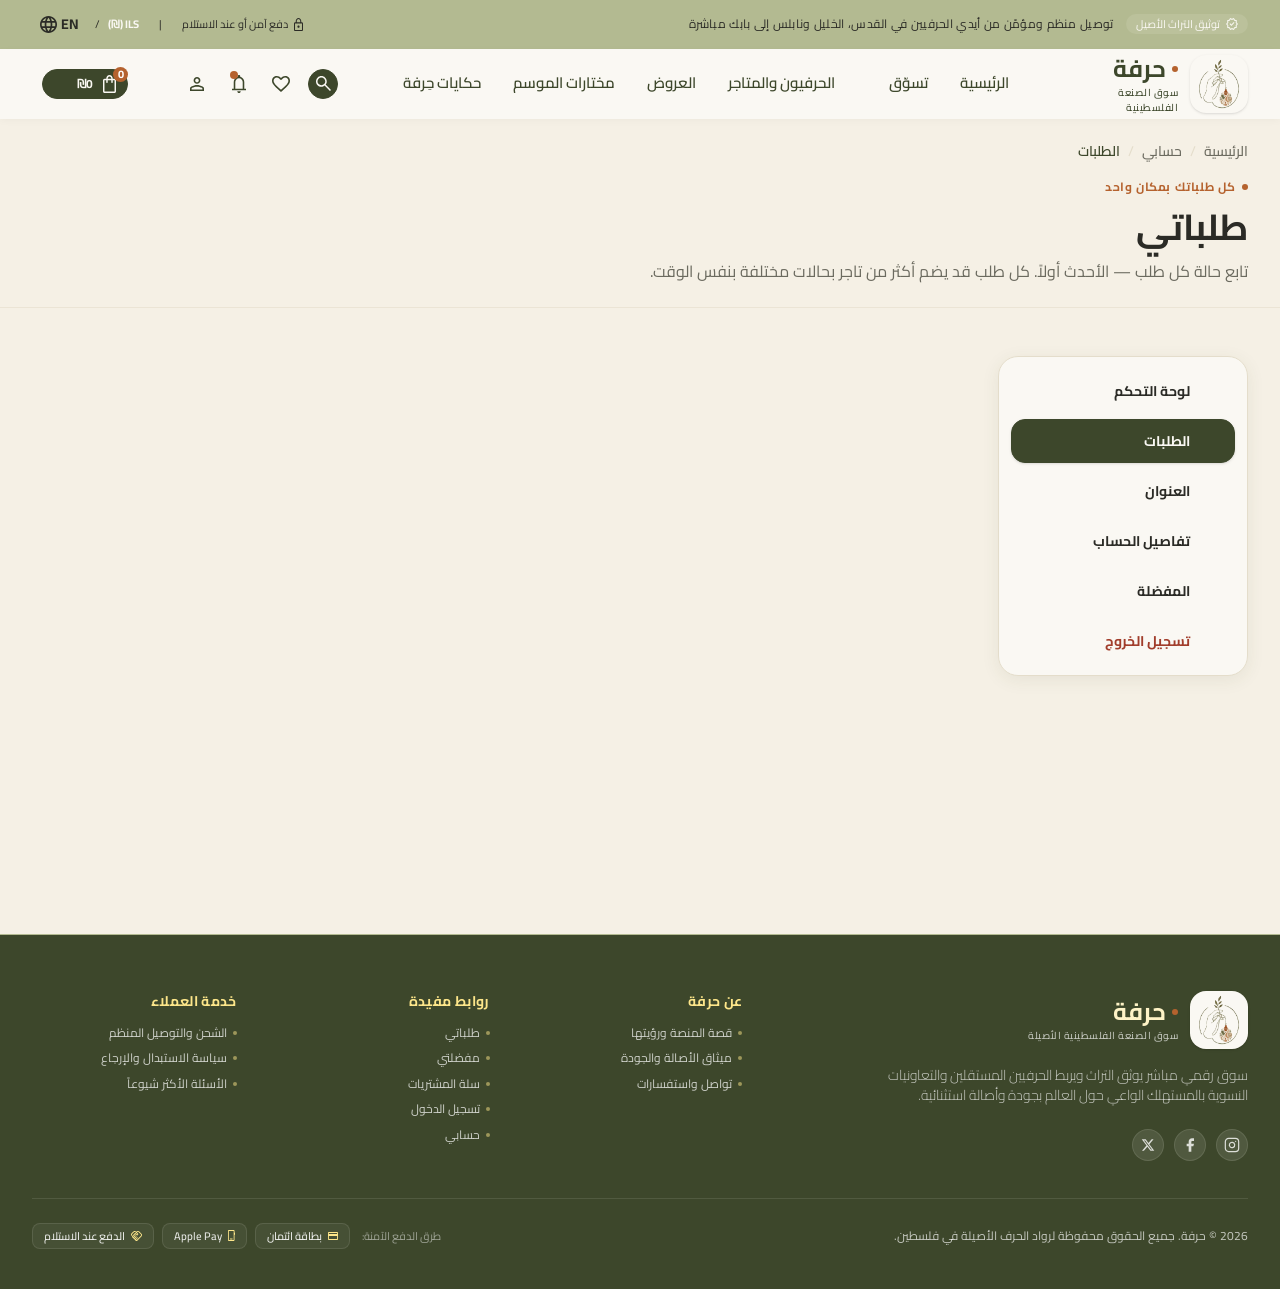
<file: orders.html>
<!DOCTYPE html>
<html lang="ar" dir="rtl">
<head>
  <meta charset="UTF-8">
  <meta name="viewport" content="width=device-width, initial-scale=1.0">
  <meta http-equiv="refresh" content="0; url=dashboard/orders.html">
  <title>الانتقال إلى الطلبات | حرفة</title>
</head>
<body>
  <p>يتم نقلك إلى <a href="dashboard/orders.html">الطلبات</a>.</p>
</body>
</html>
</file>
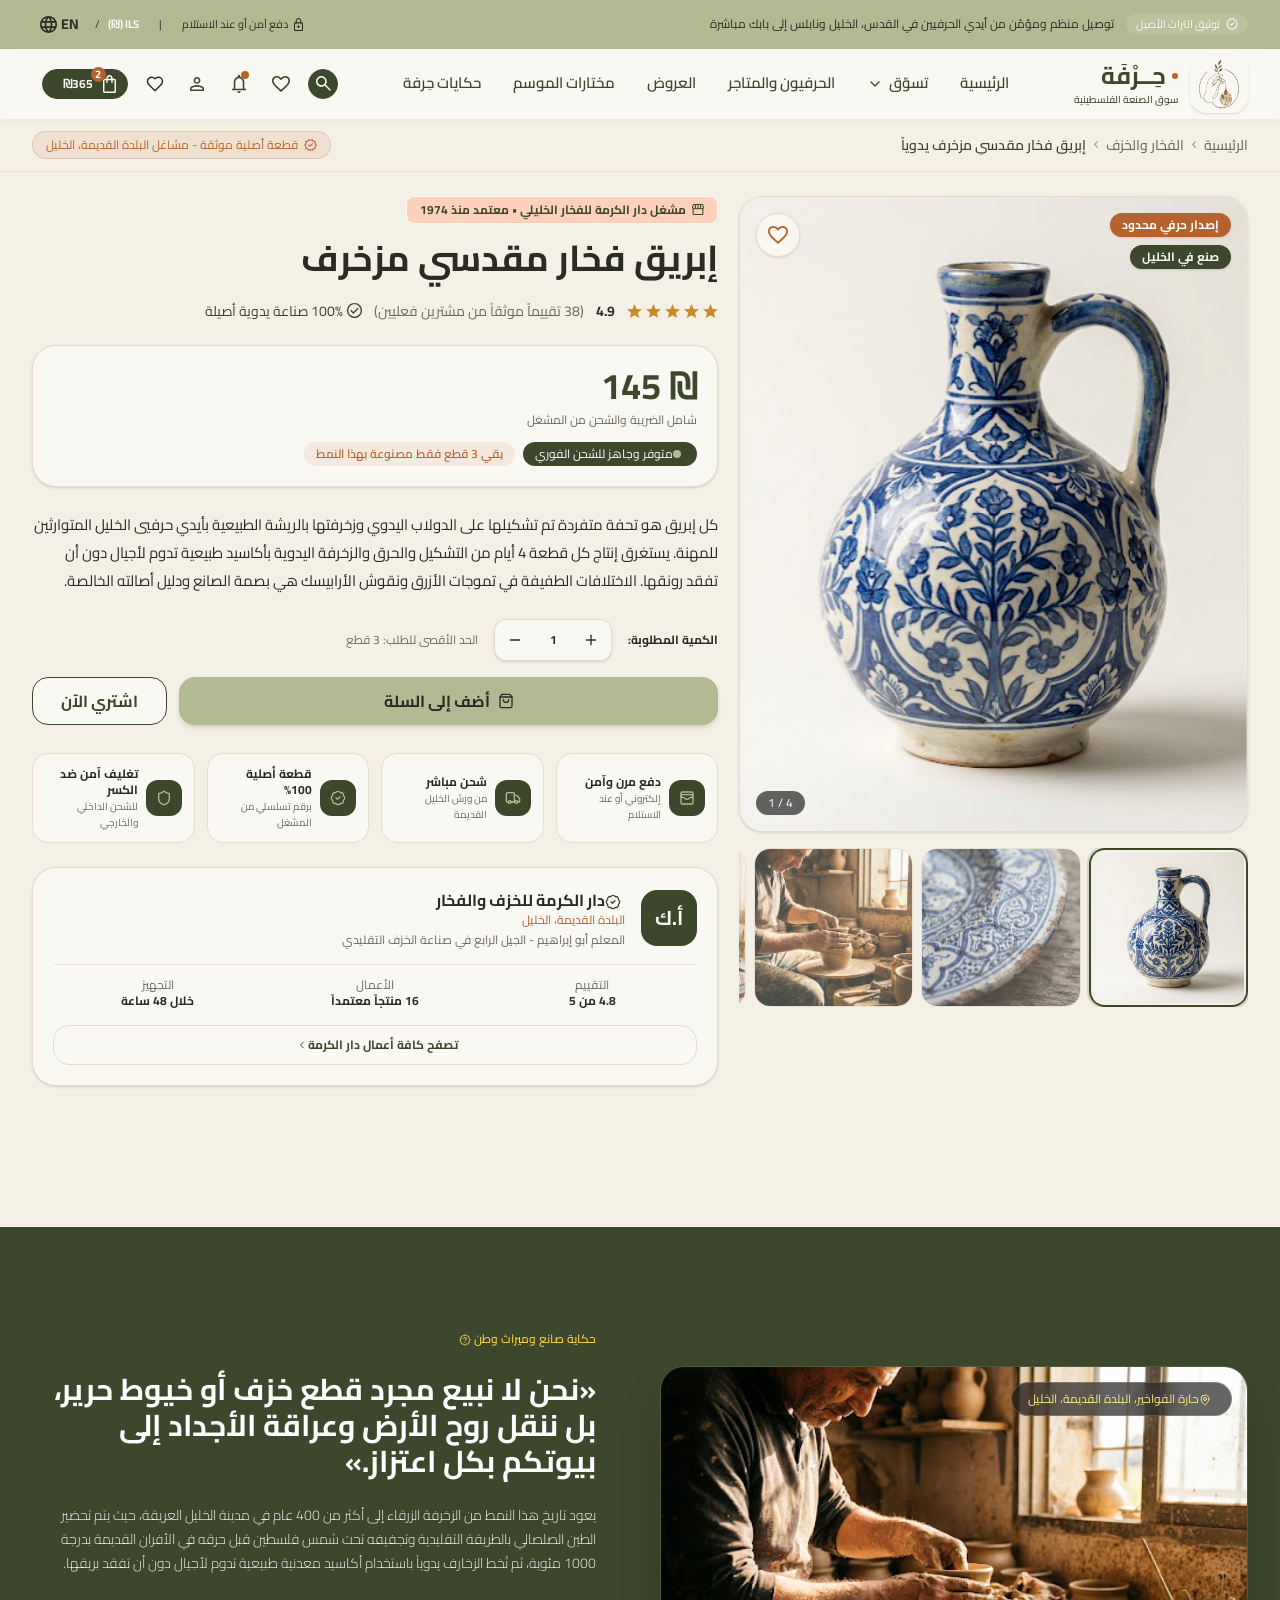
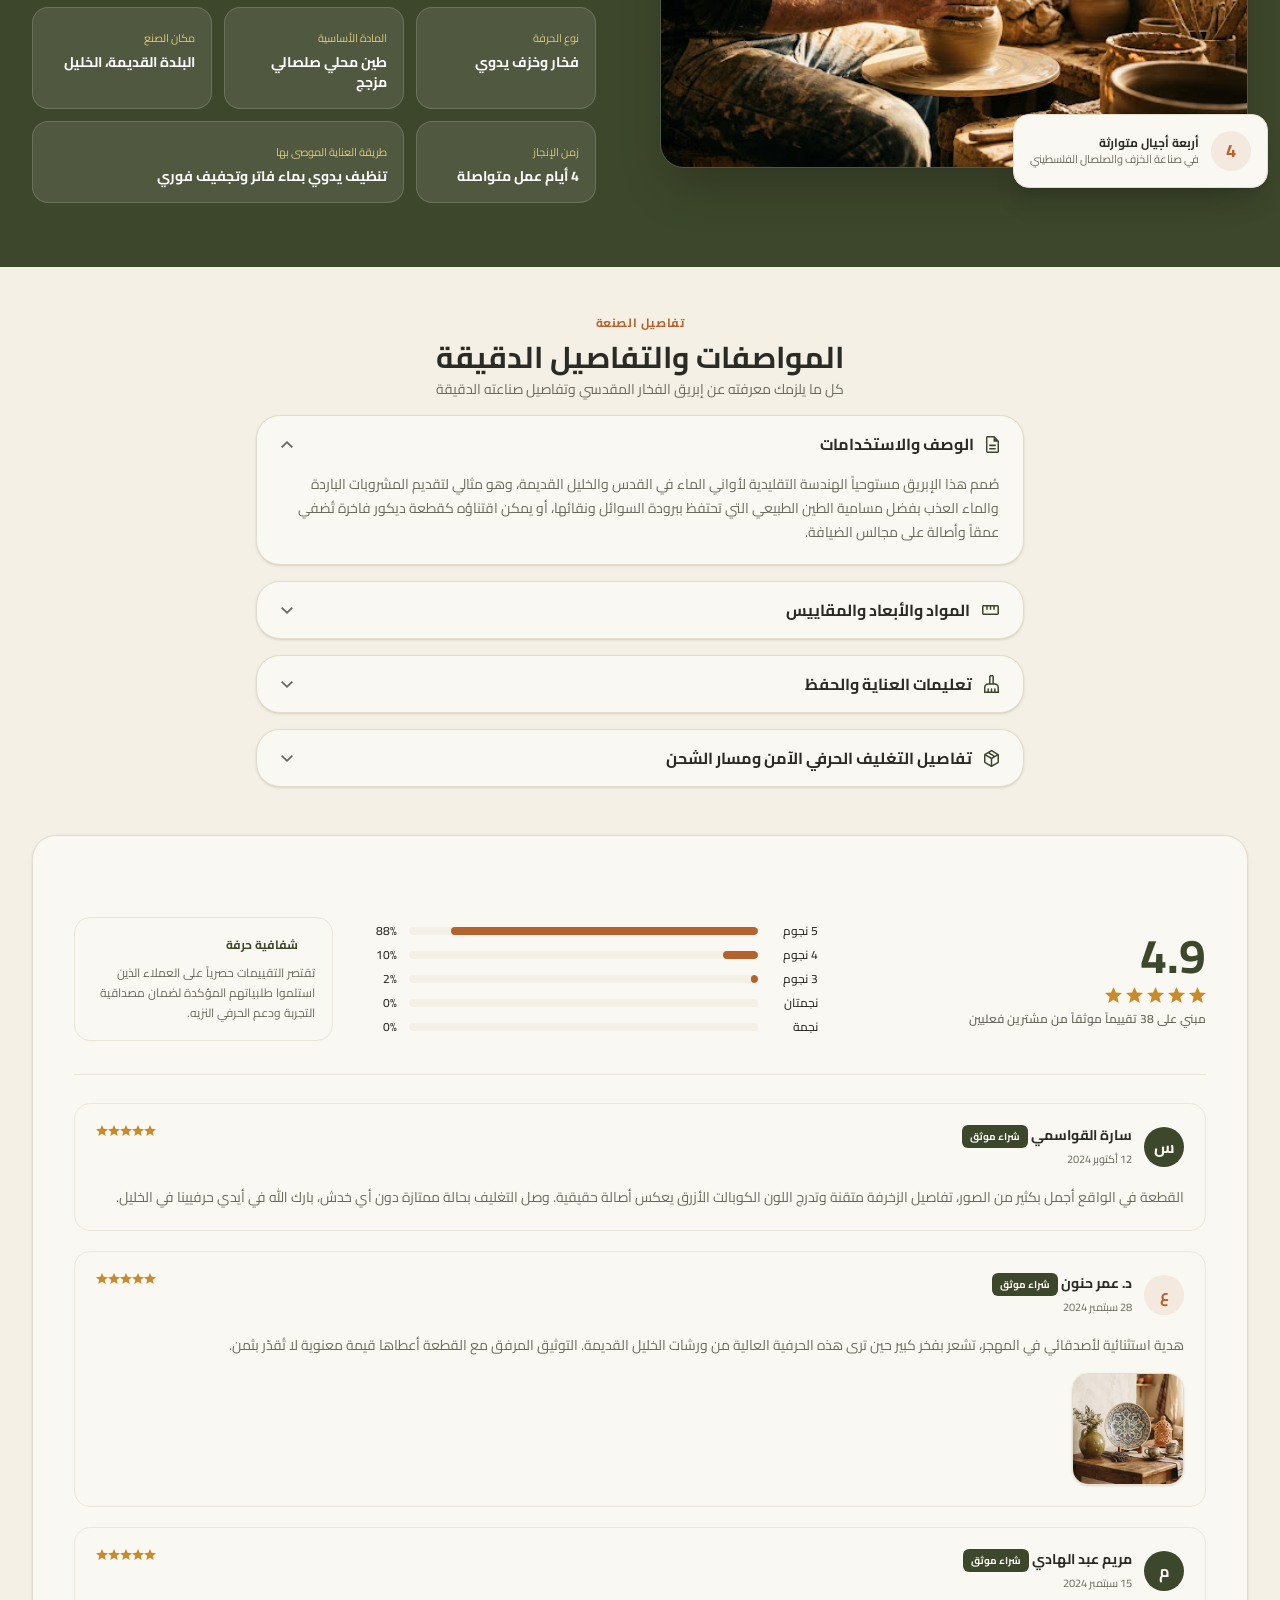
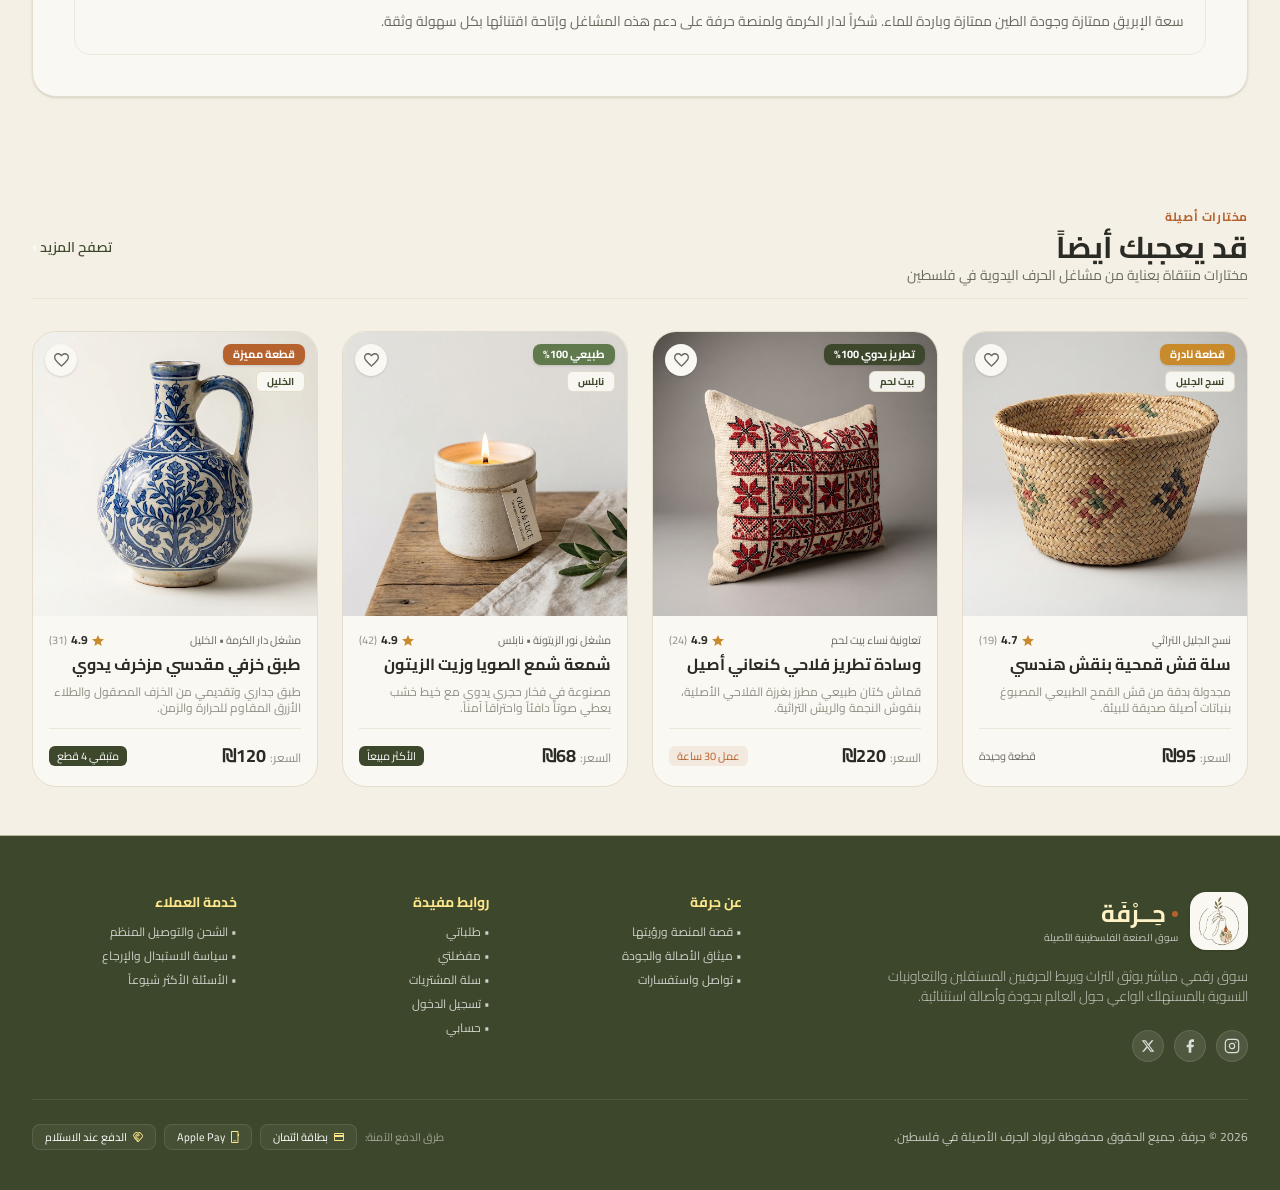
<file: product.html>
﻿<!DOCTYPE html>
<html lang="ar" dir="rtl" class="scroll-smooth motion-reduce:scroll-auto">

<head>
  <meta charset="UTF-8">
  <meta name="viewport" content="width=device-width, initial-scale=1.0">
  <meta name="description" content="إبريق فخار مقدسي مزخرف يدوياً من حِرفة">
  <title>إبريق فخار مقدسي مزخرف | حِرفة</title>
  <link rel="preconnect" href="https://fonts.googleapis.com">
  <link rel="preconnect" href="https://fonts.gstatic.com" crossorigin>
  <link
    href="https://fonts.googleapis.com/css2?family=Amiri:ital,wght@0,700;1,400&family=Cairo:wght@300;400;500;600;700&family=Noto+Sans+Arabic:wght@400;500;600;700&display=swap"
    rel="stylesheet">
  <link rel="stylesheet" href="assets/css/output.css">
</head>

<body class="product-page overflow-x-hidden bg-canvas font-cairo text-ink antialiased">
  <div id="toast"
    class="fixed left-1/2 top-5 z-[100] -translate-x-1/2 -translate-y-24 rounded-lg bg-olive px-5 py-3 text-sm font-semibold text-white shadow-soft transition-transform duration-300"
    role="status"></div>

  <header class="relative z-50 bg-surface" data-node-id="223:2622">
    <aside class="bg-sage px-4 py-2 text-ink lg:px-8">
      <div class="mx-auto flex h-[32.667px] max-w-[1280px] items-center justify-center md:justify-between">
        <div class="flex shrink-0 items-center gap-3">
          <div class="flex items-center gap-1.5 rounded-full bg-white/10 px-2.5 py-0.5"><img
              src="assets/imgs/mcp/header-badge.svg" alt="" class="h-[11.88px] w-[12.441px]"><span
              class="text-[11px] leading-4 text-surface">توثيق التراث الأصيل</span></div>
          <p class="hidden text-xs leading-4 lg:block">توصيل منظم ومؤمّن من أيدي الحرفيين في القدس، الخليل ونابلس إلى
            بابك مباشرة</p>
        </div>
        <div class="hidden shrink-0 items-center gap-5 md:flex">
          <div class="flex items-center gap-1.5"><img src="assets/imgs/mcp/header-lock.svg" alt=""
              class="h-[12.656px] w-[9.687px]"><span class="text-[11px]">دفع آمن أو عند الاستلام</span></div><span
            class="text-[11px]">|</span>
          <div class="flex items-center gap-2"><span lang="en" class="text-[11px] font-bold text-surface">ILS
              (₪)</span><span class="text-[11px]">/</span><button type="button"
              class="language-toggle flex items-center gap-1 rounded-lg p-2" aria-label="Switch to English"><span
                class="language-label text-sm font-bold" lang="en">EN</span><img src="assets/imgs/mcp/header-globe.svg"
                alt="" class="h-[16.667px] w-[16.667px]"></button></div>
        </div>
      </div>
    </aside>
    <div class="h-[70px] bg-surface px-4 shadow-[0_2px_7.5px_rgba(43,43,38,.03)] lg:px-8">
      <div class="mx-auto hidden h-full max-w-[1216px] items-center justify-between py-[6px] lg:flex">
        <a href="index.html" class="flex w-[184px] shrink-0 items-center gap-3" aria-label="حرفة الرئيسية">
          <span class="flex h-[58px] w-[58px] items-center justify-center rounded-[16px] bg-surface p-1 shadow-sm"><img
              src="assets/imgs/mcp/header-logo.png" alt="شعار حرفة" class="h-[50px] w-[50px] object-cover"></span>
          <div class="text-right">
            <div class="flex items-center gap-1.5"><span class="h-1.5 w-1.5 rounded-full bg-copper"></span><strong
                class="text-2xl font-bold leading-8 text-olive">حِــرْفَة</strong></div><small
              class="block text-[10px] font-medium leading-[15px] text-olive">سوق الصنعة الفلسطينية</small>
          </div>
        </a>
        <nav class="flex shrink-0 items-center gap-8 text-[15px] font-semibold text-olive">
          <a href="index.html" class="py-1">الرئيسية</a>

          <div class="mega-menu group relative py-1">
            <button type="button" class="flex items-center gap-1.5" aria-haspopup="true" aria-expanded="false">
              <span>تسوّق</span>
              <i data-lucide="chevron-down" class="h-4 w-4 transition-transform duration-200 group-[.mega-menu-open]:rotate-180"></i>
            </button>
            <div
              class="mega-menu-panel invisible absolute start-0 top-full z-40 mt-2 flex w-[720px] origin-top-start overflow-hidden rounded-2xl border border-line bg-surface opacity-0 shadow-soft transition-[opacity,transform] duration-150 [transform:scale(.97)] group-[.mega-menu-open]:visible group-[.mega-menu-open]:opacity-100 group-[.mega-menu-open]:[transform:scale(1)]">

              <ul class="w-56 shrink-0 border-e border-line bg-canvas/60 p-2">
                <li>
                  <a href="browse.html?category=pottery" data-mega-category="pottery"
                    class="mega-category-trigger group/item flex items-center justify-between rounded-xl px-3 py-3 text-sm font-semibold text-ink [&.mega-category-active]:bg-surface [&.mega-category-active]:text-copper">
                    <span class="flex items-center gap-2.5">
                      <img src="assets/imgs/mcp/category-ceramics.png" alt="" class="h-8 w-8 shrink-0 rounded-lg object-cover">
                      الفخار والخزف
                    </span>
                    <i data-lucide="chevron-left" class="h-4 w-4 shrink-0 text-muted"></i>
                  </a>
                </li>
                <li>
                  <a href="browse.html?category=embroidery" data-mega-category="embroidery"
                    class="mega-category-trigger group/item flex items-center justify-between rounded-xl px-3 py-3 text-sm font-semibold text-ink [&.mega-category-active]:bg-surface [&.mega-category-active]:text-copper">
                    <span class="flex items-center gap-2.5">
                      <img src="assets/imgs/mcp/category-embroidery.png" alt="" class="h-8 w-8 shrink-0 rounded-lg object-cover">
                      التطريز الفلسطيني
                    </span>
                    <i data-lucide="chevron-left" class="h-4 w-4 shrink-0 text-muted"></i>
                  </a>
                </li>
                <li>
                  <a href="browse.html?category=baskets" data-mega-category="baskets"
                    class="mega-category-trigger group/item flex items-center justify-between rounded-xl px-3 py-3 text-sm font-semibold text-ink [&.mega-category-active]:bg-surface [&.mega-category-active]:text-copper">
                    <span class="flex items-center gap-2.5">
                      <img src="assets/imgs/mcp/category-basket.png" alt="" class="h-8 w-8 shrink-0 rounded-lg object-cover">
                      السلال والقش
                    </span>
                    <i data-lucide="chevron-left" class="h-4 w-4 shrink-0 text-muted"></i>
                  </a>
                </li>
                <li>
                  <a href="browse.html?category=candles-soaps" data-mega-category="candles-soaps"
                    class="mega-category-trigger group/item flex items-center justify-between rounded-xl px-3 py-3 text-sm font-semibold text-ink [&.mega-category-active]:bg-surface [&.mega-category-active]:text-copper">
                    <span class="flex items-center gap-2.5">
                      <img src="assets/imgs/mcp/category-candle.png" alt="" class="h-8 w-8 shrink-0 rounded-lg object-cover">
                      الشموع والصابون
                    </span>
                    <i data-lucide="chevron-left" class="h-4 w-4 shrink-0 text-muted"></i>
                  </a>
                </li>
                <li class="mt-1 border-t border-line pt-1">
                  <a href="categories.html" class="block rounded-xl px-3 py-2.5 text-xs font-bold text-olive hover:bg-surface">استعراض جميع الفئات</a>
                </li>
              </ul>

              <div class="relative min-h-[280px] flex-1 p-5">
                <div data-mega-panel="pottery" class="mega-panel grid grid-cols-3 gap-3">
                  <a href="product.html" class="group/card flex flex-col items-center gap-2.5 rounded-xl p-2.5 text-center hover:bg-canvas">
                    <img src="assets/imgs/mcp/popular-pitcher.png" alt="إبريق مقدسي كنعاني أزرق" class="h-20 w-20 shrink-0 rounded-lg bg-white object-contain p-1.5 shadow-sm transition-transform duration-200 group-hover/card:scale-105">
                    <span>
                      <strong class="block text-xs font-bold leading-4 text-ink">إبريق مقدسي كنعاني أزرق</strong>
                      <small class="mt-1 block text-[11px] text-muted">مشغل دار الكرمة</small>
                    </span>
                  </a>
                  <a href="product.html" class="group/card flex flex-col items-center gap-2.5 rounded-xl p-2.5 text-center hover:bg-canvas">
                    <img src="assets/imgs/mcp/season-candle.png" alt="شمعة زيت الزيتون في وعاء فخاري يدوي" class="h-20 w-20 shrink-0 rounded-lg bg-white object-contain p-1.5 shadow-sm transition-transform duration-200 group-hover/card:scale-105">
                    <span>
                      <strong class="block text-xs font-bold leading-4 text-ink">شمعة زيت الزيتون في وعاء فخاري</strong>
                      <small class="mt-1 block text-[11px] text-muted">مشغل الطين الأصيل • الخليل</small>
                    </span>
                  </a>
                  <a href="product.html" class="group/card flex flex-col items-center gap-2.5 rounded-xl p-2.5 text-center hover:bg-canvas">
                    <img src="assets/imgs/mcp/popular-pitcher.png" alt="إبريق مقدسي كنعاني أزرق" class="h-20 w-20 shrink-0 rounded-lg bg-white object-contain p-1.5 shadow-sm transition-transform duration-200 group-hover/card:scale-105">
                    <span>
                      <strong class="block text-xs font-bold leading-4 text-ink">إبريق مقدسي كنعاني أزرق</strong>
                      <small class="mt-1 block text-[11px] text-muted">مشغل دار الكرمة</small>
                    </span>
                  </a>
                  <a href="product.html" class="group/card flex flex-col items-center gap-2.5 rounded-xl p-2.5 text-center hover:bg-canvas">
                    <img src="assets/imgs/mcp/season-candle.png" alt="شمعة زيت الزيتون في وعاء فخاري يدوي" class="h-20 w-20 shrink-0 rounded-lg bg-white object-contain p-1.5 shadow-sm transition-transform duration-200 group-hover/card:scale-105">
                    <span>
                      <strong class="block text-xs font-bold leading-4 text-ink">شمعة زيت الزيتون في وعاء فخاري</strong>
                      <small class="mt-1 block text-[11px] text-muted">مشغل الطين الأصيل • الخليل</small>
                    </span>
                  </a>
                  <a href="product.html" class="group/card flex flex-col items-center gap-2.5 rounded-xl p-2.5 text-center hover:bg-canvas">
                    <img src="assets/imgs/mcp/popular-pitcher.png" alt="إبريق مقدسي كنعاني أزرق" class="h-20 w-20 shrink-0 rounded-lg bg-white object-contain p-1.5 shadow-sm transition-transform duration-200 group-hover/card:scale-105">
                    <span>
                      <strong class="block text-xs font-bold leading-4 text-ink">إبريق مقدسي كنعاني أزرق</strong>
                      <small class="mt-1 block text-[11px] text-muted">مشغل دار الكرمة</small>
                    </span>
                  </a>
                  <a href="product.html" class="group/card flex flex-col items-center gap-2.5 rounded-xl p-2.5 text-center hover:bg-canvas">
                    <img src="assets/imgs/mcp/season-candle.png" alt="شمعة زيت الزيتون في وعاء فخاري يدوي" class="h-20 w-20 shrink-0 rounded-lg bg-white object-contain p-1.5 shadow-sm transition-transform duration-200 group-hover/card:scale-105">
                    <span>
                      <strong class="block text-xs font-bold leading-4 text-ink">شمعة زيت الزيتون في وعاء فخاري</strong>
                      <small class="mt-1 block text-[11px] text-muted">مشغل الطين الأصيل • الخليل</small>
                    </span>
                  </a>
                </div>
                <div data-mega-panel="embroidery" class="mega-panel hidden grid-cols-3 gap-3">
                  <a href="product.html" class="group/card flex flex-col items-center gap-2.5 rounded-xl p-2.5 text-center hover:bg-canvas">
                    <img src="assets/imgs/mcp/popular-cushion.png" alt="وسادة كنعانية محاكة يدوياً" class="h-20 w-20 shrink-0 rounded-lg bg-white object-contain p-1.5 shadow-sm transition-transform duration-200 group-hover/card:scale-105">
                    <span>
                      <strong class="block text-xs font-bold leading-4 text-ink">وسادة كنعانية محاكة يدوياً</strong>
                      <small class="mt-1 block text-[11px] text-muted">سيدات رام الله</small>
                    </span>
                  </a>
                  <a href="product.html" class="group/card flex flex-col items-center gap-2.5 rounded-xl p-2.5 text-center hover:bg-canvas">
                    <img src="assets/imgs/mcp/season-basket.png" alt="سلة قش فلسطينية من الخليل مجدولة يدوياً" class="h-20 w-20 shrink-0 rounded-lg bg-white object-contain p-1.5 shadow-sm transition-transform duration-200 group-hover/card:scale-105">
                    <span>
                      <strong class="block text-xs font-bold leading-4 text-ink">سلة قش فلسطينية من الخليل</strong>
                      <small class="mt-1 block text-[11px] text-muted">جمعية إحسان بيت لحم</small>
                    </span>
                  </a>
                  <a href="product.html" class="group/card flex flex-col items-center gap-2.5 rounded-xl p-2.5 text-center hover:bg-canvas">
                    <img src="assets/imgs/mcp/popular-cushion.png" alt="وسادة كنعانية محاكة يدوياً" class="h-20 w-20 shrink-0 rounded-lg bg-white object-contain p-1.5 shadow-sm transition-transform duration-200 group-hover/card:scale-105">
                    <span>
                      <strong class="block text-xs font-bold leading-4 text-ink">وسادة كنعانية محاكة يدوياً</strong>
                      <small class="mt-1 block text-[11px] text-muted">سيدات رام الله</small>
                    </span>
                  </a>
                  <a href="product.html" class="group/card flex flex-col items-center gap-2.5 rounded-xl p-2.5 text-center hover:bg-canvas">
                    <img src="assets/imgs/mcp/season-basket.png" alt="سلة قش فلسطينية من الخليل مجدولة يدوياً" class="h-20 w-20 shrink-0 rounded-lg bg-white object-contain p-1.5 shadow-sm transition-transform duration-200 group-hover/card:scale-105">
                    <span>
                      <strong class="block text-xs font-bold leading-4 text-ink">سلة قش فلسطينية من الخليل</strong>
                      <small class="mt-1 block text-[11px] text-muted">جمعية إحسان بيت لحم</small>
                    </span>
                  </a>
                  <a href="product.html" class="group/card flex flex-col items-center gap-2.5 rounded-xl p-2.5 text-center hover:bg-canvas">
                    <img src="assets/imgs/mcp/popular-cushion.png" alt="وسادة كنعانية محاكة يدوياً" class="h-20 w-20 shrink-0 rounded-lg bg-white object-contain p-1.5 shadow-sm transition-transform duration-200 group-hover/card:scale-105">
                    <span>
                      <strong class="block text-xs font-bold leading-4 text-ink">وسادة كنعانية محاكة يدوياً</strong>
                      <small class="mt-1 block text-[11px] text-muted">سيدات رام الله</small>
                    </span>
                  </a>
                  <a href="product.html" class="group/card flex flex-col items-center gap-2.5 rounded-xl p-2.5 text-center hover:bg-canvas">
                    <img src="assets/imgs/mcp/season-basket.png" alt="سلة قش فلسطينية من الخليل مجدولة يدوياً" class="h-20 w-20 shrink-0 rounded-lg bg-white object-contain p-1.5 shadow-sm transition-transform duration-200 group-hover/card:scale-105">
                    <span>
                      <strong class="block text-xs font-bold leading-4 text-ink">سلة قش فلسطينية من الخليل</strong>
                      <small class="mt-1 block text-[11px] text-muted">جمعية إحسان بيت لحم</small>
                    </span>
                  </a>
                </div>
                <div data-mega-panel="baskets" class="mega-panel hidden grid-cols-3 gap-3">
                  <a href="product.html" class="group/card flex flex-col items-center gap-2.5 rounded-xl p-2.5 text-center hover:bg-canvas">
                    <img src="assets/imgs/mcp/popular-basket.png" alt="سلة طعام قشية بزخارف ملونة" class="h-20 w-20 shrink-0 rounded-lg bg-white object-contain p-1.5 shadow-sm transition-transform duration-200 group-hover/card:scale-105">
                    <span>
                      <strong class="block text-xs font-bold leading-4 text-ink">سلة طعام قشية بزخارف ملونة</strong>
                      <small class="mt-1 block text-[11px] text-muted">تعاونية الأغوار</small>
                    </span>
                  </a>
                  <a href="product.html" class="group/card flex flex-col items-center gap-2.5 rounded-xl p-2.5 text-center hover:bg-canvas">
                    <img src="assets/imgs/mcp/season-pitcher.png" alt="إبريق فخار مقدسي مزخرف يدوياً" class="h-20 w-20 shrink-0 rounded-lg bg-white object-contain p-1.5 shadow-sm transition-transform duration-200 group-hover/card:scale-105">
                    <span>
                      <strong class="block text-xs font-bold leading-4 text-ink">إبريق فخار مقدسي مزخرف يدوياً</strong>
                      <small class="mt-1 block text-[11px] text-muted">تعاونية سيدات أريحا</small>
                    </span>
                  </a>
                  <a href="product.html" class="group/card flex flex-col items-center gap-2.5 rounded-xl p-2.5 text-center hover:bg-canvas">
                    <img src="assets/imgs/mcp/popular-basket.png" alt="سلة طعام قشية بزخارف ملونة" class="h-20 w-20 shrink-0 rounded-lg bg-white object-contain p-1.5 shadow-sm transition-transform duration-200 group-hover/card:scale-105">
                    <span>
                      <strong class="block text-xs font-bold leading-4 text-ink">سلة طعام قشية بزخارف ملونة</strong>
                      <small class="mt-1 block text-[11px] text-muted">تعاونية الأغوار</small>
                    </span>
                  </a>
                  <a href="product.html" class="group/card flex flex-col items-center gap-2.5 rounded-xl p-2.5 text-center hover:bg-canvas">
                    <img src="assets/imgs/mcp/season-pitcher.png" alt="إبريق فخار مقدسي مزخرف يدوياً" class="h-20 w-20 shrink-0 rounded-lg bg-white object-contain p-1.5 shadow-sm transition-transform duration-200 group-hover/card:scale-105">
                    <span>
                      <strong class="block text-xs font-bold leading-4 text-ink">إبريق فخار مقدسي مزخرف يدوياً</strong>
                      <small class="mt-1 block text-[11px] text-muted">تعاونية سيدات أريحا</small>
                    </span>
                  </a>
                  <a href="product.html" class="group/card flex flex-col items-center gap-2.5 rounded-xl p-2.5 text-center hover:bg-canvas">
                    <img src="assets/imgs/mcp/popular-basket.png" alt="سلة طعام قشية بزخارف ملونة" class="h-20 w-20 shrink-0 rounded-lg bg-white object-contain p-1.5 shadow-sm transition-transform duration-200 group-hover/card:scale-105">
                    <span>
                      <strong class="block text-xs font-bold leading-4 text-ink">سلة طعام قشية بزخارف ملونة</strong>
                      <small class="mt-1 block text-[11px] text-muted">تعاونية الأغوار</small>
                    </span>
                  </a>
                  <a href="product.html" class="group/card flex flex-col items-center gap-2.5 rounded-xl p-2.5 text-center hover:bg-canvas">
                    <img src="assets/imgs/mcp/season-pitcher.png" alt="إبريق فخار مقدسي مزخرف يدوياً" class="h-20 w-20 shrink-0 rounded-lg bg-white object-contain p-1.5 shadow-sm transition-transform duration-200 group-hover/card:scale-105">
                    <span>
                      <strong class="block text-xs font-bold leading-4 text-ink">إبريق فخار مقدسي مزخرف يدوياً</strong>
                      <small class="mt-1 block text-[11px] text-muted">تعاونية سيدات أريحا</small>
                    </span>
                  </a>
                </div>
                <div data-mega-panel="candles-soaps" class="mega-panel hidden grid-cols-3 gap-3">
                  <a href="product.html" class="group/card flex flex-col items-center gap-2.5 rounded-xl p-2.5 text-center hover:bg-canvas">
                    <img src="assets/imgs/mcp/popular-candle.png" alt="شمعة زيت زيتون في فخار ريفي" class="h-20 w-20 shrink-0 rounded-lg bg-white object-contain p-1.5 shadow-sm transition-transform duration-200 group-hover/card:scale-105">
                    <span>
                      <strong class="block text-xs font-bold leading-4 text-ink">شمعة زيت زيتون في فخار ريفي</strong>
                      <small class="mt-1 block text-[11px] text-muted">معصرة برقين</small>
                    </span>
                  </a>
                  <a href="product.html" class="group/card flex flex-col items-center gap-2.5 rounded-xl p-2.5 text-center hover:bg-canvas">
                    <img src="assets/imgs/mcp/season-cushion.png" alt="وسادة تطريز فلسطيني يدوي خيوط حرير" class="h-20 w-20 shrink-0 rounded-lg bg-white object-contain p-1.5 shadow-sm transition-transform duration-200 group-hover/card:scale-105">
                    <span>
                      <strong class="block text-xs font-bold leading-4 text-ink">وسادة تطريز خيوط حرير طبيعي</strong>
                      <small class="mt-1 block text-[11px] text-muted">تعاونية نساء نابلس</small>
                    </span>
                  </a>
                  <a href="product.html" class="group/card flex flex-col items-center gap-2.5 rounded-xl p-2.5 text-center hover:bg-canvas">
                    <img src="assets/imgs/mcp/popular-candle.png" alt="شمعة زيت زيتون في فخار ريفي" class="h-20 w-20 shrink-0 rounded-lg bg-white object-contain p-1.5 shadow-sm transition-transform duration-200 group-hover/card:scale-105">
                    <span>
                      <strong class="block text-xs font-bold leading-4 text-ink">شمعة زيت زيتون في فخار ريفي</strong>
                      <small class="mt-1 block text-[11px] text-muted">معصرة برقين</small>
                    </span>
                  </a>
                  <a href="product.html" class="group/card flex flex-col items-center gap-2.5 rounded-xl p-2.5 text-center hover:bg-canvas">
                    <img src="assets/imgs/mcp/season-cushion.png" alt="وسادة تطريز فلسطيني يدوي خيوط حرير" class="h-20 w-20 shrink-0 rounded-lg bg-white object-contain p-1.5 shadow-sm transition-transform duration-200 group-hover/card:scale-105">
                    <span>
                      <strong class="block text-xs font-bold leading-4 text-ink">وسادة تطريز خيوط حرير طبيعي</strong>
                      <small class="mt-1 block text-[11px] text-muted">تعاونية نساء نابلس</small>
                    </span>
                  </a>
                  <a href="product.html" class="group/card flex flex-col items-center gap-2.5 rounded-xl p-2.5 text-center hover:bg-canvas">
                    <img src="assets/imgs/mcp/popular-candle.png" alt="شمعة زيت زيتون في فخار ريفي" class="h-20 w-20 shrink-0 rounded-lg bg-white object-contain p-1.5 shadow-sm transition-transform duration-200 group-hover/card:scale-105">
                    <span>
                      <strong class="block text-xs font-bold leading-4 text-ink">شمعة زيت زيتون في فخار ريفي</strong>
                      <small class="mt-1 block text-[11px] text-muted">معصرة برقين</small>
                    </span>
                  </a>
                  <a href="product.html" class="group/card flex flex-col items-center gap-2.5 rounded-xl p-2.5 text-center hover:bg-canvas">
                    <img src="assets/imgs/mcp/season-cushion.png" alt="وسادة تطريز فلسطيني يدوي خيوط حرير" class="h-20 w-20 shrink-0 rounded-lg bg-white object-contain p-1.5 shadow-sm transition-transform duration-200 group-hover/card:scale-105">
                    <span>
                      <strong class="block text-xs font-bold leading-4 text-ink">وسادة تطريز خيوط حرير طبيعي</strong>
                      <small class="mt-1 block text-[11px] text-muted">تعاونية نساء نابلس</small>
                    </span>
                  </a>
                </div>
              </div>
            </div>
          </div>

          <a href="vendors.html" class="py-1">الحرفيون والمتاجر</a>
          <a href="browse.html?sale=1" class="py-1">العروض</a>
          <a href="index.html#season" class="py-1">مختارات الموسم</a>
          <a href="index.html#artisans" class="py-1">حكايات حِرفة</a>
        </nav>
        <div class="flex h-[50px] shrink-0 items-center gap-3 p-[10px]">
          <button id="searchButton"
            class="flex h-[30px] w-[30px] items-center justify-center overflow-hidden rounded-full border border-olive bg-olive"
            aria-label="بحث"><img src="assets/imgs/mcp/header-search-exact.svg" alt=""
              class="h-[28.667px] w-[14.663px] max-w-none"></button>
          <a href="dashboard/index.html" class="flex h-[30px] w-[30px] items-center justify-center" aria-label="الحساب"><img
              src="assets/imgs/mcp/header-user.svg" alt="" class="h-[16.283px] w-[17.875px]"></a>
          <button class="relative flex h-[30px] w-[30px] items-center justify-center" aria-label="الإشعارات"><img
              src="assets/imgs/mcp/header-bell.svg" alt="" class="h-[17.963px] w-[14.208px]"><span
              class="absolute right-[5.42px] top-[2.33px] h-2 w-2 rounded-full bg-copper"></span></button>
          <button class="flex h-[30px] w-[30px] items-center justify-center" aria-label="المشاهدة"><img
              src="assets/imgs/mcp/header-eye.svg" alt="" class="h-[14.032px] w-[14.208px]"></button>
          <a href="dashboard/favorites.html" class="flex h-[30px] w-[30px] items-center justify-center rounded-full" aria-label="مفضلتي"><i data-lucide="heart" class="h-[18px] w-[18px]"></i></a>
          <button id="cartButton"
            class="relative flex h-[30px] w-[86.208px] items-center justify-center gap-2.5 rounded-full border border-olive bg-olive px-[11px] text-surface"
            aria-label="سلة المشتريات"><span class="relative"><img src="assets/imgs/mcp/header-cart.svg" alt=""
                class="h-[17.875px] w-[14.208px]"><span id="cartCount"
                class="absolute left-[-12px] top-[-7.73px] flex h-[15px] min-w-[15px] items-center justify-center rounded-full bg-copper px-1 text-[11px] font-bold text-white">2</span></span><bdi
              id="cartTotal" class="w-10 text-right text-xs font-bold">₪365</bdi></button>
        </div>
      </div>
      <div class="flex h-full items-center justify-between lg:hidden"><a href="index.html"
          class="flex h-[52px] w-[52px] items-center justify-center rounded-[16px] bg-surface p-1 shadow-sm"><img
            src="assets/imgs/mcp/header-logo.png" alt="شعار حرفة" class="h-11 w-11 object-cover"></a>
        <div class="flex items-center gap-1"><button type="button"
            class="language-toggle flex h-9 items-center gap-1 rounded-full px-2 text-xs font-bold text-olive"><span
              class="language-label" lang="en">EN</span><img src="assets/imgs/mcp/header-globe.svg" alt=""
              class="h-4 w-4"></button><button id="mobileSearchButton"
            class="flex h-9 w-9 items-center justify-center overflow-hidden rounded-full border border-olive bg-olive"
            aria-label="بحث"><img src="assets/imgs/mcp/header-search-exact.svg" alt=""
              class="h-[28.667px] w-[14.663px] max-w-none"></button><button id="menuButton"
            class="flex h-9 w-9 items-center justify-center" aria-label="القائمة"><i data-lucide="menu"
              class="h-5 w-5"></i></button></div>
      </div>
    </div>
    <div id="mobileMenu" class="hidden border-t border-line bg-surface px-5 py-4 lg:hidden">
      <nav class="grid gap-1 text-sm font-semibold">
        <a href="index.html" class="py-2">الرئيسية</a>

        <div class="mobile-nav-dropdown">
          <button type="button" class="mobile-nav-dropdown-toggle flex w-full items-center justify-between py-2"
            aria-expanded="false">
            <span>تسوّق</span>
            <i data-lucide="chevron-down" class="h-4 w-4 transition-transform duration-200"></i>
          </button>
          <div class="mobile-nav-dropdown-panel hidden ps-4">
            <a href="browse.html?category=pottery" class="block py-2 text-muted">الفخار والخزف</a>
            <a href="browse.html?category=embroidery" class="block py-2 text-muted">التطريز الفلسطيني</a>
            <a href="browse.html?category=baskets" class="block py-2 text-muted">السلال والقش</a>
            <a href="browse.html?category=candles-soaps" class="block py-2 text-muted">الشموع والصابون</a>
            <a href="categories.html" class="block py-2 font-bold text-olive">استعراض جميع الفئات</a>
          </div>
        </div>

        <a href="vendors.html" class="py-2">الحرفيون والمتاجر</a>
        <a href="browse.html?sale=1" class="py-2">العروض</a>
        <a href="index.html#season" class="py-2">مختارات الموسم</a>
        <a href="index.html#artisans" class="py-2">حكايات حِرفة</a>
        <a href="dashboard/favorites.html" class="py-2">مفضلتي</a>
      </nav>
    </div>
  </header>

  <div id="searchPanel" class="fixed inset-0 z-[80] hidden bg-ink/50 p-4 backdrop-blur-sm">
    <div class="mx-auto mt-24 max-w-2xl rounded-lg bg-surface p-5 shadow-soft">
      <div class="flex items-center gap-3 border-b border-line pb-4"><i data-lucide="search"
          class="h-5 w-5 text-muted"></i><input id="globalSearch" type="search"
          placeholder="ابحث عن قطعة، حرفة، أو مشغل..." class="w-full bg-transparent text-base outline-none"><button
          id="closeSearch" class="flex h-8 w-8 items-center justify-center rounded-full hover:bg-canvas"
          aria-label="إغلاق"><i data-lucide="x" class="h-4 w-4"></i></button></div>
      <p class="pt-4 text-xs text-muted">جرّب: تطريز، فخار، قش، شموع</p>
    </div>
  </div>

  <main>
    <section class="border-b border-line/60 bg-canvas px-4 py-3 lg:px-8" data-node-id="223:2698">
      <div class="mx-auto flex max-w-[1216px] flex-wrap items-center justify-between gap-3 text-sm text-muted">
        <nav class="flex w-full min-w-0 items-center gap-2 overflow-hidden whitespace-nowrap text-xs font-medium sm:w-auto sm:text-sm"><a href="index.html" class="shrink-0 hover:text-olive">الرئيسية</a><img
            src="assets/imgs/product-page/breadcrumb-chevron.svg" alt="" class="h-[7px] w-1"><a href="index.html#shop"
            class="shrink-0 hover:text-olive">الفخار والخزف</a><img src="assets/imgs/product-page/breadcrumb-chevron.svg" alt=""
            class="h-[7px] w-1 shrink-0"><span class="min-w-0 truncate font-semibold text-olive">إبريق فخار مقدسي مزخرف يدوياً</span></nav><span
          class="flex w-full items-center justify-center gap-1.5 rounded-full border border-copper/20 bg-copper/10 px-[13px] py-[5px] text-center text-[11px] leading-4 text-copper sm:w-auto sm:text-xs"><img
            src="assets/imgs/product-page/breadcrumb-verified.svg" alt="" class="h-3 w-[13px]">قطعة أصلية موثقة - مشاغل البلدة القديمة، الخليل</span>
      </div>
    </section>

    <section class="bg-canvas px-4 pb-16 pt-6 lg:min-h-[1055.5px] lg:px-8" data-node-id="223:2715">
      <div class="mx-auto flex w-full min-w-0 max-w-[1216px] flex-col gap-8 lg:flex-row lg:items-start lg:gap-[21px]">
        <div class="w-full min-w-0 shrink-0 lg:w-[509px]" data-product-gallery>
          <div
            class="group relative aspect-[4/5] overflow-hidden rounded-[24px] border border-line bg-surface shadow-sm">
            <img id="productMainImage" src="assets/imgs/product-page/pitcher-main.png" alt="إبريق فخار مقدسي أزرق أصيل" draggable="false"
              class="h-full w-full object-cover transition-[opacity,transform] duration-300 ease-out will-change-[opacity,transform]">
            <div class="absolute right-4 top-4 flex flex-col items-start gap-2"><span
                class="rounded-full bg-copper px-3 py-1 text-xs font-bold text-white shadow-sm">إصدار حرفي
                محدود</span><span class="rounded-full bg-olive px-3 py-1 text-xs font-bold text-surface shadow-sm">صنع
                في الخليل</span></div>
            <button
              class="favorite absolute left-4 top-4 flex h-11 w-11 cursor-pointer items-center justify-center rounded-full border border-line bg-surface/95 shadow-sm backdrop-blur-sm"
              aria-label="أضف إلى المفضلة"><img src="assets/imgs/product-page/hero-heart.svg" alt=""
                class="h-[18px] w-5"></button>
            <div
              class="absolute inset-x-3 top-1/2 flex -translate-y-1/2 justify-between opacity-100 transition-opacity lg:inset-x-4 lg:opacity-0 lg:group-hover:opacity-100">
              <button class="gallery-prev flex h-10 w-10 cursor-pointer items-center justify-center rounded-full border border-line bg-surface shadow"
                aria-label="الصورة السابقة"><img src="assets/imgs/product-page/hero-arrow-right.svg" alt=""
                  class="h-3 w-[7px]"></button><button
                class="gallery-next flex h-10 w-10 cursor-pointer items-center justify-center rounded-full border border-line bg-surface shadow"
                aria-label="الصورة التالية"><img src="assets/imgs/product-page/hero-arrow-left.svg" alt=""
                  class="h-3 w-[7px]"></button>
            </div>
            <bdi id="galleryCounter"
              class="absolute bottom-4 left-4 rounded-full bg-black/60 px-3 py-1 text-xs text-white backdrop-blur-sm">1 / 4</bdi>
          </div>
          <div
            class="gallery-thumbnails mt-4 flex cursor-grab snap-x snap-mandatory gap-2 overflow-x-auto overscroll-x-contain touch-pan-y select-none active:cursor-grabbing [scrollbar-width:none] [&::-webkit-scrollbar]:hidden">
            <button
              type="button" aria-pressed="true"
              class="gallery-thumb relative aspect-square w-[31%] min-w-[31%] shrink-0 snap-center cursor-pointer overflow-hidden rounded-[16px] border-2 border-olive p-0.5 opacity-100 shadow-[0_0_0_2px_rgba(74,93,58,.2)] transition-[opacity,border-color,box-shadow] duration-300 after:absolute after:inset-0 after:z-10 after:content-[''] lg:w-[159.5px] lg:min-w-[159.5px]"
              data-image="assets/imgs/product-page/pitcher-main.png"><img
                src="assets/imgs/product-page/pitcher-main.png" alt="الإبريق كاملاً" draggable="false"
                class="pointer-events-none h-full w-full select-none object-cover"></button>
            <button type="button" aria-pressed="false"
              class="gallery-thumb relative aspect-square w-[31%] min-w-[31%] shrink-0 snap-center cursor-pointer overflow-hidden rounded-[16px] border border-line opacity-70 transition-[opacity,border-color,box-shadow] duration-300 after:absolute after:inset-0 after:z-10 after:content-[''] lg:w-[159.5px] lg:min-w-[159.5px]"
              data-image="assets/imgs/product-page/pitcher-detail.png"><img
                src="assets/imgs/product-page/pitcher-detail.png" alt="تفاصيل الزخرفة" draggable="false"
                class="pointer-events-none h-full w-full select-none object-cover"></button>
            <button type="button" aria-pressed="false"
              class="gallery-thumb relative aspect-square w-[31%] min-w-[31%] shrink-0 snap-center cursor-pointer overflow-hidden rounded-[16px] border border-line opacity-70 transition-[opacity,border-color,box-shadow] duration-300 after:absolute after:inset-0 after:z-10 after:content-[''] lg:w-[159.5px] lg:min-w-[159.5px]"
              data-image="assets/imgs/product-page/artisan-workshop.png"><img
                src="assets/imgs/product-page/artisan-workshop.png" alt="الحرفي في المشغل" draggable="false"
                class="pointer-events-none h-full w-full select-none object-cover"></button>
            <button type="button" aria-pressed="false"
              class="gallery-thumb relative aspect-square w-[31%] min-w-[31%] shrink-0 snap-center cursor-pointer overflow-hidden rounded-[16px] border border-line opacity-70 transition-[opacity,border-color,box-shadow] duration-300 after:absolute after:inset-0 after:z-10 after:content-[''] lg:w-[159.5px] lg:min-w-[159.5px]"
              data-image="assets/imgs/product-page/pitcher-styled.png"><img
                src="assets/imgs/product-page/pitcher-styled.png" alt="تنسيق الإبريق في المنزل" draggable="false"
                class="pointer-events-none h-full w-full select-none object-cover"></button>
          </div>
        </div>

        <div class="w-full min-w-0 flex-1 lg:max-w-[686px]" data-node-id="223:2748">
          <div class="flex flex-col items-start gap-3"><span
              class="flex max-w-full items-center gap-1.5 rounded-lg border border-surface bg-[#ffd0ba] px-[13px] py-[5px] text-[11px] font-bold leading-4 text-olive sm:text-xs"><img
                src="assets/imgs/product-page/hero-store.svg" alt="" class="h-[11px] w-3">مشغل دار الكرمة للفخار الخليلي • معتمد منذ
              1974</span>
            <h1 class="text-[26px] font-bold leading-tight sm:text-4xl">إبريق فخار مقدسي مزخرف</h1>
          </div>
          <div class="mt-5 flex flex-wrap items-center gap-x-3 gap-y-2 text-sm"><span class="flex gap-1">
              <img src="assets/imgs/product-page/hero-star.svg" alt="" class="h-[14px] w-[15px]"><img
                src="assets/imgs/product-page/hero-star.svg" alt="" class="h-[14px] w-[15px]"><img
                src="assets/imgs/product-page/hero-star.svg" alt="" class="h-[14px] w-[15px]"><img
                src="assets/imgs/product-page/hero-star.svg" alt="" class="h-[14px] w-[15px]"><img
                src="assets/imgs/product-page/hero-star.svg" alt="" class="h-[14px] w-[15px]"></span><strong>4.9</strong><span
              class="text-muted">(38 تقييماً موثقاً من مشترين فعليين)</span><span class="flex items-center gap-1 text-olive"><img
                src="assets/imgs/product-page/hero-authentic.svg" alt="" class="h-[15px] w-[15px]">100% صناعة يدوية أصيلة</span></div>
          <div class="mt-6 rounded-[24px] border border-line bg-surface p-5 shadow-sm"><strong
              class="block text-4xl leading-10 text-olive"><bdi>145 ₪</bdi></strong><span
              class="text-xs text-muted">شامل الضريبة والشحن من المشغل</span>
            <div class="mt-3 flex flex-wrap gap-2"><span class="rounded-full bg-olive px-3 py-1 text-xs text-white"><i
                  class="ms-1 inline-block h-2 w-2 rounded-full bg-sage"></i>متوفر وجاهز للشحن الفوري</span><span
                class="rounded-full bg-copper/10 px-3 py-1 text-xs font-semibold text-copper">بقي 3 قطع فقط مصنوعة بهذا
                النمط</span></div>
          </div>
          <p class="mt-6 text-sm leading-7 text-ink sm:text-[15px]">كل إبريق هو تحفة متفردة تم تشكيلها على الدولاب اليدوي وزخرفتها
            بالريشة الطبيعية بأيدي حرفيي الخليل المتوارثين للمهنة. يستغرق إنتاج كل قطعة 4 أيام من التشكيل والحرق
            والزخرفة اليدوية بأكاسيد طبيعية تدوم لأجيال دون أن تفقد رونقها. الاختلافات الطفيفة في تموجات الأزرق ونقوش
            الأرابيسك هي بصمة الصانع ودليل أصالته الخالصة.</p>
          <div class="mt-6 grid grid-cols-[auto_1fr] items-center gap-3 text-xs sm:flex sm:flex-wrap sm:gap-4"><strong>الكمية المطلوبة:</strong>
            <div class="flex h-[42px] items-center overflow-hidden rounded-xl border border-line bg-surface shadow-sm">
              <button id="quantityIncrease" class="flex h-10 w-10 cursor-pointer items-center justify-center transition-colors hover:bg-canvas active:bg-sage/40"
                aria-label="زيادة الكمية"><i data-lucide="plus" class="h-4 w-4"></i></button><span id="productQuantity"
                class="flex h-10 w-9 items-center justify-center font-bold">1</span><button id="quantityDecrease"
                class="flex h-10 w-10 cursor-pointer items-center justify-center transition-colors hover:bg-canvas active:bg-sage/40" aria-label="تقليل الكمية"><i data-lucide="minus"
                  class="h-4 w-4"></i></button>
            </div><span class="col-span-2 text-muted sm:col-auto">الحد الأقصى للطلب: 3 قطع</span>
          </div>
          <div class="mt-4 flex gap-3"><button
              class="add-cart flex h-12 flex-1 cursor-pointer items-center justify-center gap-2 rounded-2xl bg-sage font-bold shadow-md transition-[background-color,transform,box-shadow] hover:bg-[#a7af82] hover:shadow-lg active:scale-[0.99]"
              data-price="145"><i data-lucide="shopping-bag" class="h-4 w-4"></i>أضف إلى السلة</button><button
              class="h-12 shrink-0 cursor-pointer rounded-2xl border border-olive bg-surface px-4 font-bold text-olive transition-[background-color,color,transform] hover:bg-olive hover:text-white active:scale-[0.98] sm:px-7">اشتري الآن</button>
          </div>
          <div class="mt-7 grid grid-cols-2 gap-3 sm:grid-cols-4">
            <div class="flex items-center gap-2 rounded-2xl border border-line bg-surface p-3"><span
                class="flex h-9 w-9 shrink-0 items-center justify-center rounded-xl bg-olive text-sage"><i
                  data-lucide="wallet-cards" class="h-4 w-4"></i></span>
              <p class="text-xs"><strong class="block">دفع مرن وآمن</strong><span
                  class="text-[10px] text-muted">إلكتروني أو عند الاستلام</span></p>
            </div>
            <div class="flex items-center gap-2 rounded-2xl border border-line bg-surface p-3"><span
                class="flex h-9 w-9 shrink-0 items-center justify-center rounded-xl bg-olive text-sage"><i
                  data-lucide="truck" class="h-4 w-4"></i></span>
              <p class="text-xs"><strong class="block">شحن مباشر</strong><span class="text-[10px] text-muted">من ورش
                  الخليل القديمة</span></p>
            </div>
            <div class="flex items-center gap-2 rounded-2xl border border-line bg-surface p-3"><span
                class="flex h-9 w-9 shrink-0 items-center justify-center rounded-xl bg-olive text-sage"><i
                  data-lucide="badge-check" class="h-4 w-4"></i></span>
              <p class="text-xs"><strong class="block">قطعة أصلية 100%</strong><span class="text-[10px] text-muted">برقم
                  تسلسلي من المشغل</span></p>
            </div>
            <div class="flex items-center gap-2 rounded-2xl border border-line bg-surface p-3"><span
                class="flex h-9 w-9 shrink-0 items-center justify-center rounded-xl bg-olive text-sage"><i
                  data-lucide="shield" class="h-4 w-4"></i></span>
              <p class="text-xs"><strong class="block">تغليف آمن ضد الكسر</strong><span
                  class="text-[10px] text-muted">للشحن الداخلي والخارجي</span></p>
            </div>
          </div>
          <article class="mt-6 rounded-[24px] border border-line bg-surface p-5 shadow-sm">
            <div class="flex items-center gap-4"><span
                class="flex h-14 w-14 shrink-0 items-center justify-center rounded-2xl bg-olive text-xl font-bold text-surface">أ.ك</span>
              <div>
                <h2 class="font-bold"><i data-lucide="badge-check" class="ms-1 inline h-4 w-4 text-olive"></i>دار الكرمة
                  للخزف والفخار</h2>
                <p class="text-xs text-copper">البلدة القديمة، الخليل</p>
                <p class="mt-1 text-xs text-muted">المعلم أبو إبراهيم - الجيل الرابع في صناعة الخزف التقليدي</p>
              </div>
            </div>
            <div class="mt-4 grid grid-cols-3 gap-2 border-t border-line/60 pt-3 text-center text-xs">
              <div><span class="block text-muted">التقييم</span><strong>4.8 من 5</strong></div>
              <div><span class="block text-muted">الأعمال</span><strong>16 منتجاً معتمداً</strong></div>
              <div><span class="block text-muted">التجهيز</span><strong>خلال 48 ساعة</strong></div>
            </div><a href="vendor.html?id=dar-al-karma"
              class="mt-4 flex h-10 cursor-pointer items-center justify-center rounded-2xl border border-line text-xs font-bold text-olive transition-colors hover:border-olive hover:bg-canvas">تصفح
              كافة أعمال دار الكرمة <i data-lucide="chevron-left" class="me-1 h-3 w-3"></i></a>
          </article>
        </div>
      </div>
    </section>

    <section class="relative overflow-hidden bg-olive px-4 py-16 text-white lg:px-8 lg:pb-16 lg:pt-[104px]"
      data-node-id="223:2894">
      <div class="mx-auto grid max-w-[1216px] gap-10 lg:grid-cols-2 lg:items-center">
        <div class="relative"><img src="assets/imgs/product-page/artisan-workshop.png"
            alt="الخزاف الفلسطيني أبو إبراهيم يشكل الطين على دولاب الفخار"
            class="h-[340px] w-full rounded-[24px] border border-white/10 object-cover shadow-2xl sm:h-[402px]"><span
            class="absolute right-4 top-4 rounded-full border border-white/20 bg-black/60 px-4 py-2 text-xs text-[#fde68a] backdrop-blur-md"><i
              data-lucide="map-pin" class="ms-1 inline h-3 w-3"></i>حارة الفواخير، البلدة القديمة، الخليل</span>
          <div
            class="absolute -bottom-5 right-3 flex max-w-[320px] items-center gap-3 rounded-2xl border border-line bg-surface p-4 text-ink shadow-xl sm:-right-5">
            <span
              class="flex h-10 w-10 shrink-0 items-center justify-center rounded-full bg-copper/10 text-lg font-bold text-copper">4</span>
            <p class="text-xs"><strong class="block">أربعة أجيال متوارثة</strong><span class="text-[11px] text-muted">في
                صناعة الخزف والصلصال الفلسطيني</span></p>
          </div>
        </div>
        <div class="lg:pr-6">
          <p class="text-xs font-medium text-[#fcd34d]">حكاية صانع وميراث وطن <i data-lucide="badge-help"
              class="inline h-3 w-3"></i></p>
          <blockquote class="mt-5 text-[24px] font-bold leading-9 sm:mt-6 sm:text-[30px]">«نحن لا نبيع مجرد قطع خزف أو خيوط
            حرير، بل ننقل روح الأرض وعراقة الأجداد إلى بيوتكم بكل اعتزاز.»</blockquote>
          <p class="mt-5 text-[13px] font-light leading-6 text-surface sm:mt-6 sm:text-sm">يعود تاريخ هذا النمط من الزخرفة الزرقاء إلى أكثر من
            400 عام في مدينة الخليل العريقة، حيث يتم تحضير الطين الصلصالي بالطريقة التقليدية وتجفيفه تحت شمس فلسطين قبل
            حرقه في الأفران القديمة بدرجة 1000 مئوية، ثم تُخط الزخارف يدوياً باستخدام أكاسيد معدنية طبيعية تدوم لأجيال
            دون أن تفقد بريقها.</p>
          <div class="mt-8 grid grid-cols-2 gap-3 sm:grid-cols-3">
            <div class="rounded-2xl border border-white/15 bg-white/10 p-4"><span
                class="text-[11px] text-[#fde68a]/80">نوع الحرفة</span><strong class="mt-1 block text-sm">فخار وخزف
                يدوي</strong></div>
            <div class="rounded-2xl border border-white/15 bg-white/10 p-4"><span
                class="text-[11px] text-[#fde68a]/80">المادة الأساسية</span><strong class="mt-1 block text-sm">طين محلي
                صلصالي مزجج</strong></div>
            <div class="rounded-2xl border border-white/15 bg-white/10 p-4"><span
                class="text-[11px] text-[#fde68a]/80">مكان الصنع</span><strong class="mt-1 block text-sm">البلدة
                القديمة، الخليل</strong></div>
            <div class="rounded-2xl border border-white/15 bg-white/10 p-4"><span
                class="text-[11px] text-[#fde68a]/80">زمن الإنجاز</span><strong class="mt-1 block text-sm">4 أيام عمل
                متواصلة</strong></div>
            <div class="col-span-2 rounded-2xl border border-white/15 bg-white/10 p-4"><span
                class="text-[11px] text-[#fde68a]/80">طريقة العناية الموصى بها</span><strong
                class="mt-1 block text-sm">تنظيف يدوي بماء فاتر وتجفيف فوري</strong></div>
          </div>
        </div>
      </div>
    </section>

    <section class="bg-canvas px-4 py-12 lg:px-8" data-node-id="223:2947">
      <div class="mx-auto max-w-[768px]">
        <div class="pb-4 text-center">
          <p class="text-xs font-bold leading-4 tracking-[0.6px] text-copper">تفاصيل الصنعة</p>
          <h2 class="mt-2 text-[26px] font-bold leading-9 text-ink sm:text-[30px]">المواصفات والتفاصيل الدقيقة</h2>
          <p class="mt-1 text-sm leading-5 text-muted">كل ما يلزمك معرفته عن إبريق الفخار المقدسي وتفاصيل صناعته الدقيقة</p>
        </div>
        <div class="space-y-4" id="productAccordion">
          <article class="accordion-item overflow-hidden rounded-[24px] border border-line bg-surface shadow-sm"><button
              type="button" aria-expanded="true" aria-controls="spec-description"
              class="accordion-toggle flex w-full cursor-pointer items-center justify-between gap-3 px-4 py-4 text-right transition-colors duration-200 hover:bg-canvas/40 focus-visible:outline-2 focus-visible:outline-offset-[-3px] focus-visible:outline-olive sm:px-6"><span
                class="flex items-center gap-3 text-sm font-bold leading-6 sm:text-base"><img src="assets/imgs/product-page/spec-description.svg"
                  alt="" class="h-[17px] w-[13px] shrink-0">الوصف والاستخدامات</span><img
                src="assets/imgs/product-page/chevron-down.svg" alt=""
                class="accordion-chevron h-[7px] w-3 shrink-0 rotate-180 transform-gpu transition-transform duration-300 ease-in-out motion-reduce:transition-none"></button>
            <div id="spec-description" aria-hidden="false"
              class="accordion-content grid grid-rows-[1fr] opacity-100 transition-[grid-template-rows,opacity] duration-300 ease-out">
              <div class="min-h-0 overflow-hidden">
                <p class="px-4 pb-5 text-sm leading-6 text-muted sm:px-6">صُمم هذا الإبريق مستوحياً الهندسة التقليدية لأواني الماء في القدس والخليل القديمة، وهو مثالي لتقديم المشروبات الباردة والماء العذب بفضل مسامية الطين الطبيعي التي تحتفظ ببرودة السوائل ونقائها، أو يمكن اقتناؤه كقطعة ديكور فاخرة تُضفي عمقاً وأصالة على مجالس الضيافة.</p>
              </div>
            </div>
          </article>
          <article class="accordion-item overflow-hidden rounded-[24px] border border-line bg-surface shadow-sm"><button
              type="button" aria-expanded="false" aria-controls="spec-measurements"
              class="accordion-toggle flex w-full cursor-pointer items-center justify-between gap-3 px-4 py-4 text-right transition-colors duration-200 hover:bg-canvas/40 focus-visible:outline-2 focus-visible:outline-offset-[-3px] focus-visible:outline-olive sm:px-6"><span
                class="flex items-center gap-3 text-sm font-bold leading-6 sm:text-base"><img src="assets/imgs/product-page/spec-ruler.svg" alt=""
                  class="h-[10px] w-[17px] shrink-0">المواد والأبعاد والمقاييس</span><img src="assets/imgs/product-page/chevron-down.svg"
                alt="" class="accordion-chevron h-[7px] w-3 shrink-0 transform-gpu transition-transform duration-300 ease-in-out motion-reduce:transition-none"></button>
            <div id="spec-measurements" aria-hidden="true"
              class="accordion-content grid grid-rows-[0fr] opacity-0 transition-[grid-template-rows,opacity] duration-300 ease-out">
              <div class="min-h-0 overflow-hidden">
                <p class="px-4 pb-5 text-sm leading-6 text-muted sm:px-6">صُنع الإبريق من طين صلصالي محلي مزجج، ويبلغ ارتفاعه نحو 32 سم بسعة تقريبية 1.8 لتر ووزن يقارب 1.2 كغم. ولأن كل قطعة تُشكّل وتُزخرف يدوياً، قد تظهر فروقات طفيفة وطبيعية في القياسات والنقوش تجعل كل إبريق قطعة فريدة.</p>
              </div>
            </div>
          </article>
          <article class="accordion-item overflow-hidden rounded-[24px] border border-line bg-surface shadow-sm"><button
              type="button" aria-expanded="false" aria-controls="spec-care"
              class="accordion-toggle flex w-full cursor-pointer items-center justify-between gap-3 px-4 py-4 text-right transition-colors duration-200 hover:bg-canvas/40 focus-visible:outline-2 focus-visible:outline-offset-[-3px] focus-visible:outline-olive sm:px-6"><span
                class="flex items-center gap-3 text-sm font-bold leading-6 sm:text-base"><img src="assets/imgs/product-page/spec-care.svg" alt=""
                  class="h-[18px] w-[15px] shrink-0">تعليمات العناية والحفظ</span><img src="assets/imgs/product-page/chevron-down.svg"
                alt="" class="accordion-chevron h-[7px] w-3 shrink-0 transform-gpu transition-transform duration-300 ease-in-out motion-reduce:transition-none"></button>
            <div id="spec-care" aria-hidden="true"
              class="accordion-content grid grid-rows-[0fr] opacity-0 transition-[grid-template-rows,opacity] duration-300 ease-out">
              <div class="min-h-0 overflow-hidden">
                <p class="px-4 pb-5 text-sm leading-6 text-muted sm:px-6">يُنظف الإبريق يدوياً بماء فاتر وإسفنجة ناعمة، ثم يُجفف مباشرة بقطعة قماش نظيفة. يُنصح بتجنب غسالة الصحون والمنظفات القوية والتغيرات الحرارية المفاجئة، حفاظاً على التزجيج اليدوي ولمعان الزخرفة لأطول فترة ممكنة.</p>
              </div>
            </div>
          </article>
          <article class="accordion-item overflow-hidden rounded-[24px] border border-line bg-surface shadow-sm"><button
              type="button" aria-expanded="false" aria-controls="spec-shipping"
              class="accordion-toggle flex w-full cursor-pointer items-center justify-between gap-3 px-4 py-4 text-right transition-colors duration-200 hover:bg-canvas/40 focus-visible:outline-2 focus-visible:outline-offset-[-3px] focus-visible:outline-olive sm:px-6"><span
                class="flex items-center gap-3 text-sm font-bold leading-6 sm:text-base"><img src="assets/imgs/product-page/spec-package.svg" alt=""
                  class="h-[17px] w-[15px] shrink-0">تفاصيل التغليف الحرفي الآمن ومسار الشحن</span><img
                src="assets/imgs/product-page/chevron-down.svg" alt=""
                class="accordion-chevron h-[7px] w-3 shrink-0 transform-gpu transition-transform duration-300 ease-in-out motion-reduce:transition-none"></button>
            <div id="spec-shipping" aria-hidden="true"
              class="accordion-content grid grid-rows-[0fr] opacity-0 transition-[grid-template-rows,opacity] duration-300 ease-out">
              <div class="min-h-0 overflow-hidden">
                <p class="px-4 pb-5 text-sm leading-6 text-muted sm:px-6">تُلف القطعة بطبقات واقية قابلة لإعادة التدوير، ثم تُثبت داخل صندوق مقوّى ومصمم لحماية الخزف أثناء النقل. يرفق الطلب ببطاقة توثيق تحمل قصة الصانع وتعليمات العناية، ويُرسل عبر شحن مؤمّن مع رقم تتبع حتى لحظة التسليم.</p>
              </div>
            </div>
          </article>
        </div>
      </div>
    </section>

    <section class="bg-canvas px-4 pb-16 lg:px-8" data-node-id="223:2992">
      <div
        class="mx-auto max-w-[1216px] rounded-[24px] border border-line bg-surface px-4 pb-8 pt-8 shadow-sm sm:px-5 sm:pb-10 sm:pt-10 lg:px-[41px] lg:pb-[41px] lg:pt-[81px]">
        <div class="grid gap-8 border-b border-line/60 pb-8 lg:grid-cols-12 lg:items-center lg:pb-[33px]">
          <div class="lg:col-span-4"><strong class="block text-5xl font-bold leading-[48px] text-olive">4.9</strong>
            <div class="mt-2 flex gap-1" aria-label="5 من 5 نجوم">
              <img src="assets/imgs/product-page/review-star-large.svg" alt="" class="h-4 w-[17px]">
              <img src="assets/imgs/product-page/review-star-large.svg" alt="" class="h-4 w-[17px]">
              <img src="assets/imgs/product-page/review-star-large.svg" alt="" class="h-4 w-[17px]">
              <img src="assets/imgs/product-page/review-star-large.svg" alt="" class="h-4 w-[17px]">
              <img src="assets/imgs/product-page/review-star-large.svg" alt="" class="h-4 w-[17px]">
            </div>
            <p class="mt-2 text-xs font-semibold leading-4 text-muted">مبني على 38 تقييماً موثقاً من مشترين فعليين</p>
          </div>
          <div class="space-y-2 text-xs font-medium lg:col-span-5">
            <div class="flex items-center gap-3"><span class="w-12">5 نجوم</span><span
                class="h-2 flex-1 overflow-hidden rounded-full bg-canvas"><i
                  class="block h-full w-[88%] rounded-full bg-copper"></i></span><span class="w-8">88%</span></div>
            <div class="flex items-center gap-3"><span class="w-12">4 نجوم</span><span
                class="h-2 flex-1 overflow-hidden rounded-full bg-canvas"><i
                  class="block h-full w-[10%] rounded-full bg-copper"></i></span><span class="w-8">10%</span></div>
            <div class="flex items-center gap-3"><span class="w-12">3 نجوم</span><span
                class="h-2 flex-1 overflow-hidden rounded-full bg-canvas"><i
                  class="block h-full w-[2%] rounded-full bg-copper"></i></span><span class="w-8">2%</span></div>
            <div class="flex items-center gap-3"><span class="w-12">نجمتان</span><span
                class="h-2 flex-1 rounded-full bg-canvas"></span><span class="w-8">0%</span></div>
            <div class="flex items-center gap-3"><span class="w-12">نجمة</span><span
                class="h-2 flex-1 rounded-full bg-canvas"></span><span class="w-8">0%</span></div>
          </div>
          <div class="rounded-2xl border border-line/70 p-[17px] lg:col-span-3"><strong
              class="flex items-center gap-1.5 text-xs leading-5 text-olive"><img
                src="assets/imgs/product-page/review-shield.svg" alt="" class="h-[13px] w-[11px]">شفافية حرفة</strong>
            <p class="mt-2 text-xs leading-5 text-muted">تقتصر التقييمات حصرياً على العملاء الذين استلموا طلبياتهم
              المؤكدة لضمان مصداقية التجربة ودعم الحرفي النزيه.</p>
          </div>
        </div>
        <div class="mt-7 space-y-5 lg:mt-0 lg:pt-7">
          <article class="rounded-2xl border border-line/60 p-4 sm:p-[21px]">
            <div class="flex flex-col gap-3 sm:flex-row sm:items-start sm:justify-between">
              <div class="flex items-center gap-3"><span
                  class="flex h-10 w-10 items-center justify-center rounded-full bg-olive font-bold text-surface">س</span>
                <div>
                  <h3 class="text-sm font-bold">سارة القواسمي <span
                      class="rounded-md bg-olive px-2 py-0.5 text-[10px] text-surface">شراء موثق</span></h3><time
                    class="text-[11px] text-muted">12 أكتوبر 2024</time>
                </div>
              </div><div class="flex self-start" aria-label="5 من 5 نجوم">
                <img src="assets/imgs/product-page/review-star-small.svg" alt="" class="h-[11px] w-3">
                <img src="assets/imgs/product-page/review-star-small.svg" alt="" class="h-[11px] w-3">
                <img src="assets/imgs/product-page/review-star-small.svg" alt="" class="h-[11px] w-3">
                <img src="assets/imgs/product-page/review-star-small.svg" alt="" class="h-[11px] w-3">
                <img src="assets/imgs/product-page/review-star-small.svg" alt="" class="h-[11px] w-3">
              </div>
            </div>
            <p class="mt-4 text-sm leading-6 text-muted">القطعة في الواقع أجمل بكثير من الصور، تفاصيل الزخرفة متقنة
              وتدرج اللون الكوبالت الأزرق يعكس أصالة حقيقية. وصل التغليف بحالة ممتازة دون أي خدش، بارك الله في أيدي
              حرفيينا في الخليل.</p>
          </article>
          <article class="rounded-2xl border border-line/60 p-4 sm:p-[21px]">
            <div class="flex flex-col gap-3 sm:flex-row sm:items-start sm:justify-between">
              <div class="flex items-center gap-3"><span
                  class="flex h-10 w-10 items-center justify-center rounded-full bg-copper/10 font-bold text-copper">ع</span>
                <div>
                  <h3 class="text-sm font-bold">د. عمر حنون <span
                      class="rounded-md bg-olive px-2 py-0.5 text-[10px] text-surface">شراء موثق</span></h3><time
                    class="text-[11px] text-muted">28 سبتمبر 2024</time>
                </div>
              </div><div class="flex self-start" aria-label="5 من 5 نجوم">
                <img src="assets/imgs/product-page/review-star-small.svg" alt="" class="h-[11px] w-3">
                <img src="assets/imgs/product-page/review-star-small.svg" alt="" class="h-[11px] w-3">
                <img src="assets/imgs/product-page/review-star-small.svg" alt="" class="h-[11px] w-3">
                <img src="assets/imgs/product-page/review-star-small.svg" alt="" class="h-[11px] w-3">
                <img src="assets/imgs/product-page/review-star-small.svg" alt="" class="h-[11px] w-3">
              </div>
            </div>
            <p class="mt-4 text-sm leading-6 text-muted">هدية استثنائية لأصدقائي في المهجر، تشعر بفخر كبير حين ترى هذه
              الحرفية العالية من ورشات الخليل القديمة. التوثيق المرفق مع القطعة أعطاها قيمة معنوية لا تُقدّر بثمن.</p>
            <img src="assets/imgs/product-page/review-customer.png" alt="صورة المشتري للمنتج في البيت"
              class="mt-4 block h-28 w-28 rounded-2xl border border-line object-cover shadow-sm">
          </article>
          <article class="rounded-2xl border border-line/60 p-4 sm:p-[21px]">
            <div class="flex flex-col gap-3 sm:flex-row sm:items-start sm:justify-between">
              <div class="flex items-center gap-3"><span
                  class="flex h-10 w-10 items-center justify-center rounded-full bg-olive font-bold text-surface">م</span>
                <div>
                  <h3 class="text-sm font-bold">مريم عبد الهادي <span
                      class="rounded-md bg-olive px-2 py-0.5 text-[10px] text-surface">شراء موثق</span></h3><time
                    class="text-[11px] text-muted">15 سبتمبر 2024</time>
                </div>
              </div><div class="flex self-start" aria-label="5 من 5 نجوم">
                <img src="assets/imgs/product-page/review-star-small.svg" alt="" class="h-[11px] w-3">
                <img src="assets/imgs/product-page/review-star-small.svg" alt="" class="h-[11px] w-3">
                <img src="assets/imgs/product-page/review-star-small.svg" alt="" class="h-[11px] w-3">
                <img src="assets/imgs/product-page/review-star-small.svg" alt="" class="h-[11px] w-3">
                <img src="assets/imgs/product-page/review-star-small.svg" alt="" class="h-[11px] w-3">
              </div>
            </div>
            <p class="mt-4 text-sm leading-6 text-muted">سعة الإبريق ممتازة وجودة الطين ممتازة وباردة للماء. شكراً لدار
              الكرمة ولمنصة حرفة على دعم هذه المشاغل وإتاحة اقتنائها بكل سهولة وثقة.</p>
          </article>
        </div>
      </div>
    </section>

    <section class="bg-canvas px-4 py-12 lg:px-8" data-node-id="223:3136">
      <div class="mx-auto max-w-[1216px]">
        <div class="flex items-center justify-between border-b border-line/60 pb-[13px]">
          <div>
            <p class="text-xs font-bold leading-4 tracking-[0.6px] text-copper">مختارات أصيلة</p>
            <h2 class="mt-1 text-[28px] font-bold leading-9 text-ink sm:text-[30px]">قد يعجبك أيضاً</h2>
            <p class="text-sm leading-5 text-muted">مختارات منتقاة بعناية من مشاغل الحرف اليدوية في فلسطين</p>
          </div><a href="index.html#season"
            class="hidden cursor-pointer items-center gap-1 text-sm font-semibold text-olive transition-colors hover:text-copper sm:flex">تصفح المزيد<img
              src="assets/imgs/product-page/related-arrow.svg" alt="" class="h-[7px] w-1"></a>
        </div>
        <div class="mt-8 grid gap-6 sm:grid-cols-2 lg:grid-cols-4">
          <article class="product-card group flex overflow-hidden rounded-[24px] border border-line bg-surface">
            <div class="flex w-full flex-col">
              <div class="relative h-[240px] overflow-hidden sm:h-[284px]"><img src="assets/imgs/product-page/related-basket.png"
                  alt="سلة قش قمحية بنقش هندسي" class="h-full w-full object-cover transition-transform duration-500 ease-out group-hover:scale-[1.04]">
                <div class="absolute right-3 top-3 flex flex-col items-start gap-1.5"><span
                    class="rounded-lg bg-gold px-2.5 py-0.5 text-[11px] font-bold leading-[17px] text-white shadow-sm">قطعة نادرة</span><span
                    class="rounded-md border border-line bg-surface/95 px-2.5 py-0.5 text-[10px] font-bold leading-[15px] text-olive backdrop-blur-sm">نسج الجليل</span></div>
                <button type="button" aria-label="أضف سلة القش إلى المفضلة"
                  class="favorite absolute left-3 top-3 flex h-8 w-8 cursor-pointer items-center justify-center rounded-full bg-surface shadow-sm"><img
                    src="assets/imgs/product-page/related-heart.svg" alt="" class="h-[14px] w-[15px]"></button>
                <button type="button" data-price="95"
                  class="add-cart absolute inset-x-3 bottom-3 flex translate-y-0 cursor-pointer items-center justify-center gap-2 rounded-2xl bg-sage px-4 py-2.5 text-xs font-bold text-ink opacity-100 shadow-md transition-[opacity,transform] duration-300 sm:translate-y-2 sm:opacity-0 sm:group-hover:translate-y-0 sm:group-hover:opacity-100 sm:group-focus-within:translate-y-0 sm:group-focus-within:opacity-100"><span>إضافة إلى السلة</span><img
                    src="assets/imgs/product-page/related-cart.svg" alt="" class="h-[14px] w-[13px]"></button>
              </div>
              <div class="flex flex-1 flex-col p-4">
                <div class="flex items-center justify-between pb-1 text-[11px] leading-4 text-muted"><span>نسج الجليل التراثي</span><span
                    class="flex items-center gap-1"><img src="assets/imgs/product-page/related-star.svg" alt="" class="h-[11px] w-3"><bdi
                      class="text-xs font-bold text-ink">4.7</bdi><bdi class="text-[#918f83]">(19)</bdi></span></div>
                <a href="product.html"><h3 class="pb-2 text-base font-bold leading-6 text-ink">سلة قش قمحية بنقش هندسي</h3></a>
                <p class="pb-3 text-xs leading-4 text-[#918f83]">مجدولة بدقة من قش القمح الطبيعي المصبوغ بنباتات أصيلة صديقة للبيئة.</p>
                <div class="mt-auto flex items-center justify-between border-t border-line/60 pt-[13px]"><span
                    class="flex items-baseline gap-1"><span class="text-xs text-[#918f83]">السعر:</span><bdi class="text-lg font-bold leading-7 text-ink">₪95</bdi></span><span
                    class="text-[11px] text-muted">قطعة وحيدة</span></div>
              </div>
            </div>
          </article>
          <article class="product-card group flex overflow-hidden rounded-[24px] border border-line bg-surface">
            <div class="flex w-full flex-col">
              <div class="relative h-[240px] overflow-hidden sm:h-[284px]"><img src="assets/imgs/product-page/related-cushion.png"
                  alt="وسادة تطريز فلاحي كنعاني أصيل" class="h-full w-full object-cover transition-transform duration-500 ease-out group-hover:scale-[1.04]">
                <div class="absolute right-3 top-3 flex flex-col items-start gap-1.5"><span
                    class="rounded-lg bg-olive px-2.5 py-0.5 text-[11px] font-bold leading-[17px] text-white shadow-sm">تطريز يدوي 100%</span><span
                    class="rounded-md border border-line bg-surface/95 px-2.5 py-0.5 text-[10px] font-bold leading-[15px] text-olive backdrop-blur-sm">بيت لحم</span></div>
                <button type="button" aria-label="أضف وسادة التطريز إلى المفضلة"
                  class="favorite absolute left-3 top-3 flex h-8 w-8 cursor-pointer items-center justify-center rounded-full bg-surface shadow-sm"><img
                    src="assets/imgs/product-page/related-heart.svg" alt="" class="h-[14px] w-[15px]"></button>
                <button type="button" data-price="220"
                  class="add-cart absolute inset-x-3 bottom-3 flex translate-y-0 cursor-pointer items-center justify-center gap-2 rounded-2xl bg-sage px-4 py-2.5 text-xs font-bold text-ink opacity-100 shadow-md transition-[opacity,transform] duration-300 sm:translate-y-2 sm:opacity-0 sm:group-hover:translate-y-0 sm:group-hover:opacity-100 sm:group-focus-within:translate-y-0 sm:group-focus-within:opacity-100"><span>إضافة إلى السلة</span><img
                    src="assets/imgs/product-page/related-cart.svg" alt="" class="h-[14px] w-[13px]"></button>
              </div>
              <div class="flex flex-1 flex-col p-4">
                <div class="flex items-center justify-between pb-1 text-[11px] leading-4 text-muted"><span>تعاونية نساء بيت لحم</span><span
                    class="flex items-center gap-1"><img src="assets/imgs/product-page/related-star.svg" alt="" class="h-[11px] w-3"><bdi
                      class="text-xs font-bold text-ink">4.9</bdi><bdi class="text-[#918f83]">(24)</bdi></span></div>
                <a href="product.html"><h3 class="pb-2 text-base font-bold leading-6 text-ink">وسادة تطريز فلاحي كنعاني أصيل</h3></a>
                <p class="pb-3 text-xs leading-4 text-[#918f83]">قماش كتان طبيعي مطرز بغرزة الفلاحي الأصلية، بنقوش النجمة والريش التراثية.</p>
                <div class="mt-auto flex items-center justify-between border-t border-line/60 pt-[13px]"><span
                    class="flex items-baseline gap-1"><span class="text-xs text-[#918f83]">السعر:</span><bdi class="text-lg font-bold leading-7 text-ink">₪220</bdi></span><span
                    class="rounded-md bg-copper/10 px-2 py-0.5 text-[11px] text-copper">عمل 30 ساعة</span></div>
              </div>
            </div>
          </article>
          <article class="product-card group flex overflow-hidden rounded-[24px] border border-line bg-surface">
            <div class="flex w-full flex-col">
              <div class="relative h-[240px] overflow-hidden sm:h-[284px]"><img src="assets/imgs/product-page/related-candle.png"
                  alt="شمعة شمع الصويا وزيت الزيتون" class="h-full w-full object-cover transition-transform duration-500 ease-out group-hover:scale-[1.04]">
                <div class="absolute right-3 top-3 flex flex-col items-start gap-1.5"><span
                    class="rounded-lg bg-[#617a4d] px-2.5 py-0.5 text-[11px] font-bold leading-[17px] text-white shadow-sm">طبيعي 100%</span><span
                    class="rounded-md border border-line bg-surface/95 px-2.5 py-0.5 text-[10px] font-bold leading-[15px] text-olive backdrop-blur-sm">نابلس</span></div>
                <button type="button" aria-label="أضف شمعة زيت الزيتون إلى المفضلة"
                  class="favorite absolute left-3 top-3 flex h-8 w-8 cursor-pointer items-center justify-center rounded-full bg-surface shadow-sm"><img
                    src="assets/imgs/product-page/related-heart.svg" alt="" class="h-[14px] w-[15px]"></button>
                <button type="button" data-price="68"
                  class="add-cart absolute inset-x-3 bottom-3 flex translate-y-0 cursor-pointer items-center justify-center gap-2 rounded-2xl bg-sage px-4 py-2.5 text-xs font-bold text-ink opacity-100 shadow-md transition-[opacity,transform] duration-300 sm:translate-y-2 sm:opacity-0 sm:group-hover:translate-y-0 sm:group-hover:opacity-100 sm:group-focus-within:translate-y-0 sm:group-focus-within:opacity-100"><span>إضافة إلى السلة</span><img
                    src="assets/imgs/product-page/related-cart.svg" alt="" class="h-[14px] w-[13px]"></button>
              </div>
              <div class="flex flex-1 flex-col p-4">
                <div class="flex items-center justify-between pb-1 text-[11px] leading-4 text-muted"><span>مشغل نور الزيتونة • نابلس</span><span
                    class="flex items-center gap-1"><img src="assets/imgs/product-page/related-star.svg" alt="" class="h-[11px] w-3"><bdi
                      class="text-xs font-bold text-ink">4.9</bdi><bdi class="text-[#918f83]">(42)</bdi></span></div>
                <a href="product.html"><h3 class="pb-2 text-base font-bold leading-6 text-ink">شمعة شمع الصويا وزيت الزيتون</h3></a>
                <p class="pb-3 text-xs leading-4 text-[#918f83]">مصنوعة في فخار حجري يدوي مع خيط خشب يعطي صوتاً دافئاً واحتراقاً آمناً.</p>
                <div class="mt-auto flex items-center justify-between border-t border-line/60 pt-[13px]"><span
                    class="flex items-baseline gap-1"><span class="text-xs text-[#918f83]">السعر:</span><bdi class="text-lg font-bold leading-7 text-ink">₪68</bdi></span><span
                    class="rounded-md bg-olive px-2 py-0.5 text-[11px] text-white">الأكثر مبيعاً</span></div>
              </div>
            </div>
          </article>
          <article class="product-card group flex overflow-hidden rounded-[24px] border border-line bg-surface">
            <div class="flex w-full flex-col">
              <div class="relative h-[240px] overflow-hidden sm:h-[284px]"><img src="assets/imgs/product-page/related-plate.png"
                  alt="طبق خزفي مقدسي مزخرف يدوياً" class="h-full w-full object-cover transition-transform duration-500 ease-out group-hover:scale-[1.04]">
                <div class="absolute right-3 top-3 flex flex-col items-start gap-1.5"><span
                    class="rounded-lg bg-copper px-2.5 py-0.5 text-[11px] font-bold leading-[17px] text-white shadow-sm">قطعة مميزة</span><span
                    class="rounded-md border border-line bg-surface/95 px-2.5 py-0.5 text-[10px] font-bold leading-[15px] text-olive backdrop-blur-sm">الخليل</span></div>
                <button type="button" aria-label="أضف الطبق الخزفي إلى المفضلة"
                  class="favorite absolute left-3 top-3 flex h-8 w-8 cursor-pointer items-center justify-center rounded-full bg-surface shadow-sm"><img
                    src="assets/imgs/product-page/related-heart.svg" alt="" class="h-[14px] w-[15px]"></button>
                <button type="button" data-price="120"
                  class="add-cart absolute inset-x-3 bottom-3 flex translate-y-0 cursor-pointer items-center justify-center gap-2 rounded-2xl bg-sage px-4 py-2.5 text-xs font-bold text-ink opacity-100 shadow-md transition-[opacity,transform] duration-300 sm:translate-y-2 sm:opacity-0 sm:group-hover:translate-y-0 sm:group-hover:opacity-100 sm:group-focus-within:translate-y-0 sm:group-focus-within:opacity-100"><span>إضافة إلى السلة</span><img
                    src="assets/imgs/product-page/related-cart.svg" alt="" class="h-[14px] w-[13px]"></button>
              </div>
              <div class="flex flex-1 flex-col p-4">
                <div class="flex items-center justify-between pb-1 text-[11px] leading-4 text-muted"><span>مشغل دار الكرمة • الخليل</span><span
                    class="flex items-center gap-1"><img src="assets/imgs/product-page/related-star.svg" alt="" class="h-[11px] w-3"><bdi
                      class="text-xs font-bold text-ink">4.9</bdi><bdi class="text-[#918f83]">(31)</bdi></span></div>
                <a href="product.html"><h3 class="pb-2 text-base font-bold leading-6 text-ink">طبق خزفي مقدسي مزخرف يدوي</h3></a>
                <p class="pb-3 text-xs leading-4 text-[#918f83]">طبق جداري وتقديمي من الخزف المصقول والطلاء الأزرق المقاوم للحرارة والزمن.</p>
                <div class="mt-auto flex items-center justify-between border-t border-line/60 pt-[13px]"><span
                    class="flex items-baseline gap-1"><span class="text-xs text-[#918f83]">السعر:</span><bdi class="text-lg font-bold leading-7 text-ink">₪120</bdi></span><span
                    class="rounded-md bg-olive px-2 py-0.5 text-[11px] text-white">متبقي 4 قطع</span></div>
              </div>
            </div>
          </article>
        </div>
      </div>
    </section>
  </main>

  <footer class="border-t border-sage bg-olive text-white lg:h-[355px]" data-node-id="223:3322">
    <div class="mx-auto flex w-full max-w-[1280px] flex-col gap-9 px-4 pb-8 pt-10 sm:gap-12 sm:pb-10 sm:pt-14 lg:px-8">
      <div class="grid w-full grid-cols-1 gap-x-6 gap-y-9 min-[360px]:grid-cols-2 sm:gap-10 lg:h-[159px] lg:grid-cols-5 lg:gap-12">
        <div class="flex flex-col items-start gap-4 text-right min-[360px]:col-span-2 lg:col-span-2">
          <div class="flex w-full items-center gap-3"><span
              class="flex h-[58px] w-[58px] shrink-0 items-center justify-center rounded-[16px] bg-surface p-1 shadow-sm"><img
                src="assets/imgs/mcp/footer-logo.png" alt="شعار حِرفة" class="h-[50px] w-[50px] object-cover"></span>
            <div>
              <div class="flex items-center gap-1.5"><i class="h-1.5 w-1.5 rounded-full bg-copper"></i><strong
                  class="text-2xl font-bold leading-8 text-[#fef3c7]">حِــرْفَة</strong></div>
              <p class="text-[10px] text-white/70">سوق الصنعة الفلسطينية الأصيلة</p>
            </div>
          </div>
          <p class="max-w-[384px] text-sm font-light leading-5 text-white/75">سوق رقمي مباشر يوثق التراث ويربط الحرفيين
            المستقلين والتعاونيات النسوية بالمستهلك الواعي حول العالم بجودة وأصالة استثنائية.</p>
          <div class="flex gap-2.5 pt-2"><a href="#"
              class="flex h-8 w-8 items-center justify-center rounded-full border border-white/10 bg-white/10"><img
                src="assets/imgs/mcp/footer-instagram.svg" alt="انستغرام" class="h-4 w-4"></a><a href="#"
              class="flex h-8 w-8 items-center justify-center rounded-full border border-white/10 bg-white/10"><img
                src="assets/imgs/mcp/footer-facebook.svg" alt="فيسبوك" class="h-4 w-4"></a><a href="#"
              class="flex h-8 w-8 items-center justify-center rounded-full border border-white/10 bg-white/10"><img
                src="assets/imgs/mcp/footer-x.svg" alt="اكس" class="h-3.5 w-3.5"></a></div>
        </div>
        <div>
          <h3 class="text-sm font-bold text-[#fde68a]">عن حِرفة</h3>
          <ul class="mt-3 space-y-2 text-xs text-white/75">
            <li>• قصة المنصة ورؤيتها</li>
            <li>• ميثاق الأصالة والجودة</li>
            <li>• تواصل واستفسارات</li>
          </ul>
        </div>
        <div>
          <h3 class="text-sm font-bold text-[#fde68a]">روابط مفيدة</h3>
          <ul class="mt-3 space-y-2 text-xs text-white/75">
            <li><a href="dashboard/orders.html">• طلباتي</a></li>
            <li><a href="dashboard/favorites.html">• مفضلتي</a></li>
            <li><a href="cart.html">• سلة المشتريات</a></li>
            <li><a href="login.html">• تسجيل الدخول</a></li>
            <li><a href="dashboard/index.html">• حسابي</a></li>
          </ul>
        </div>
        <div class="min-[360px]:col-span-2 lg:col-span-1">
          <h3 class="text-sm font-bold text-[#fde68a]">خدمة العملاء</h3>
          <ul class="mt-3 grid gap-2 text-xs text-white/75 min-[360px]:grid-cols-3 lg:block lg:space-y-2">
            <li>• الشحن والتوصيل المنظم</li>
            <li>• سياسة الاستبدال والإرجاع</li>
            <li>• الأسئلة الأكثر شيوعاً</li>
          </ul>
        </div>
      </div>
      <div class="flex flex-col gap-5 border-t border-white/10 pt-6 sm:flex-row sm:items-center sm:justify-between">
        <p class="text-xs text-white/70"><bdi>© 2026</bdi> حِرفة. جميع الحقوق محفوظة لرواد الحِرف الأصيلة في فلسطين.</p>
        <div class="flex flex-wrap items-center gap-2 text-[11px]"><span class="text-white/50">طرق الدفع
            الآمنة:</span><span
            class="flex h-[26px] items-center gap-1.5 rounded-lg border border-white/10 bg-white/5 px-3"><img
              src="assets/imgs/mcp/footer-card.svg" alt="" class="h-2 w-2.5">بطاقة ائتمان</span><span
            class="flex h-[26px] items-center gap-1.5 rounded-lg border border-white/10 bg-white/5 px-3"><img
              src="assets/imgs/mcp/footer-apple.svg" alt="" class="h-3 w-2"><span lang="en">Apple Pay</span></span><span
            class="flex h-[26px] items-center gap-1.5 rounded-lg border border-white/10 bg-white/5 px-3"><img
              src="assets/imgs/mcp/footer-cod.svg" alt="" class="h-2.5 w-2.5">الدفع عند الاستلام</span></div>
      </div>
    </div>
  </footer>
  <script src="assets/js/vendor/jquery.min.js" defer></script>
  <script src="assets/js/vendor/lucide.min.js" defer></script>
  <script src="assets/js/app.js" defer></script>
</body>

</html>
</file>
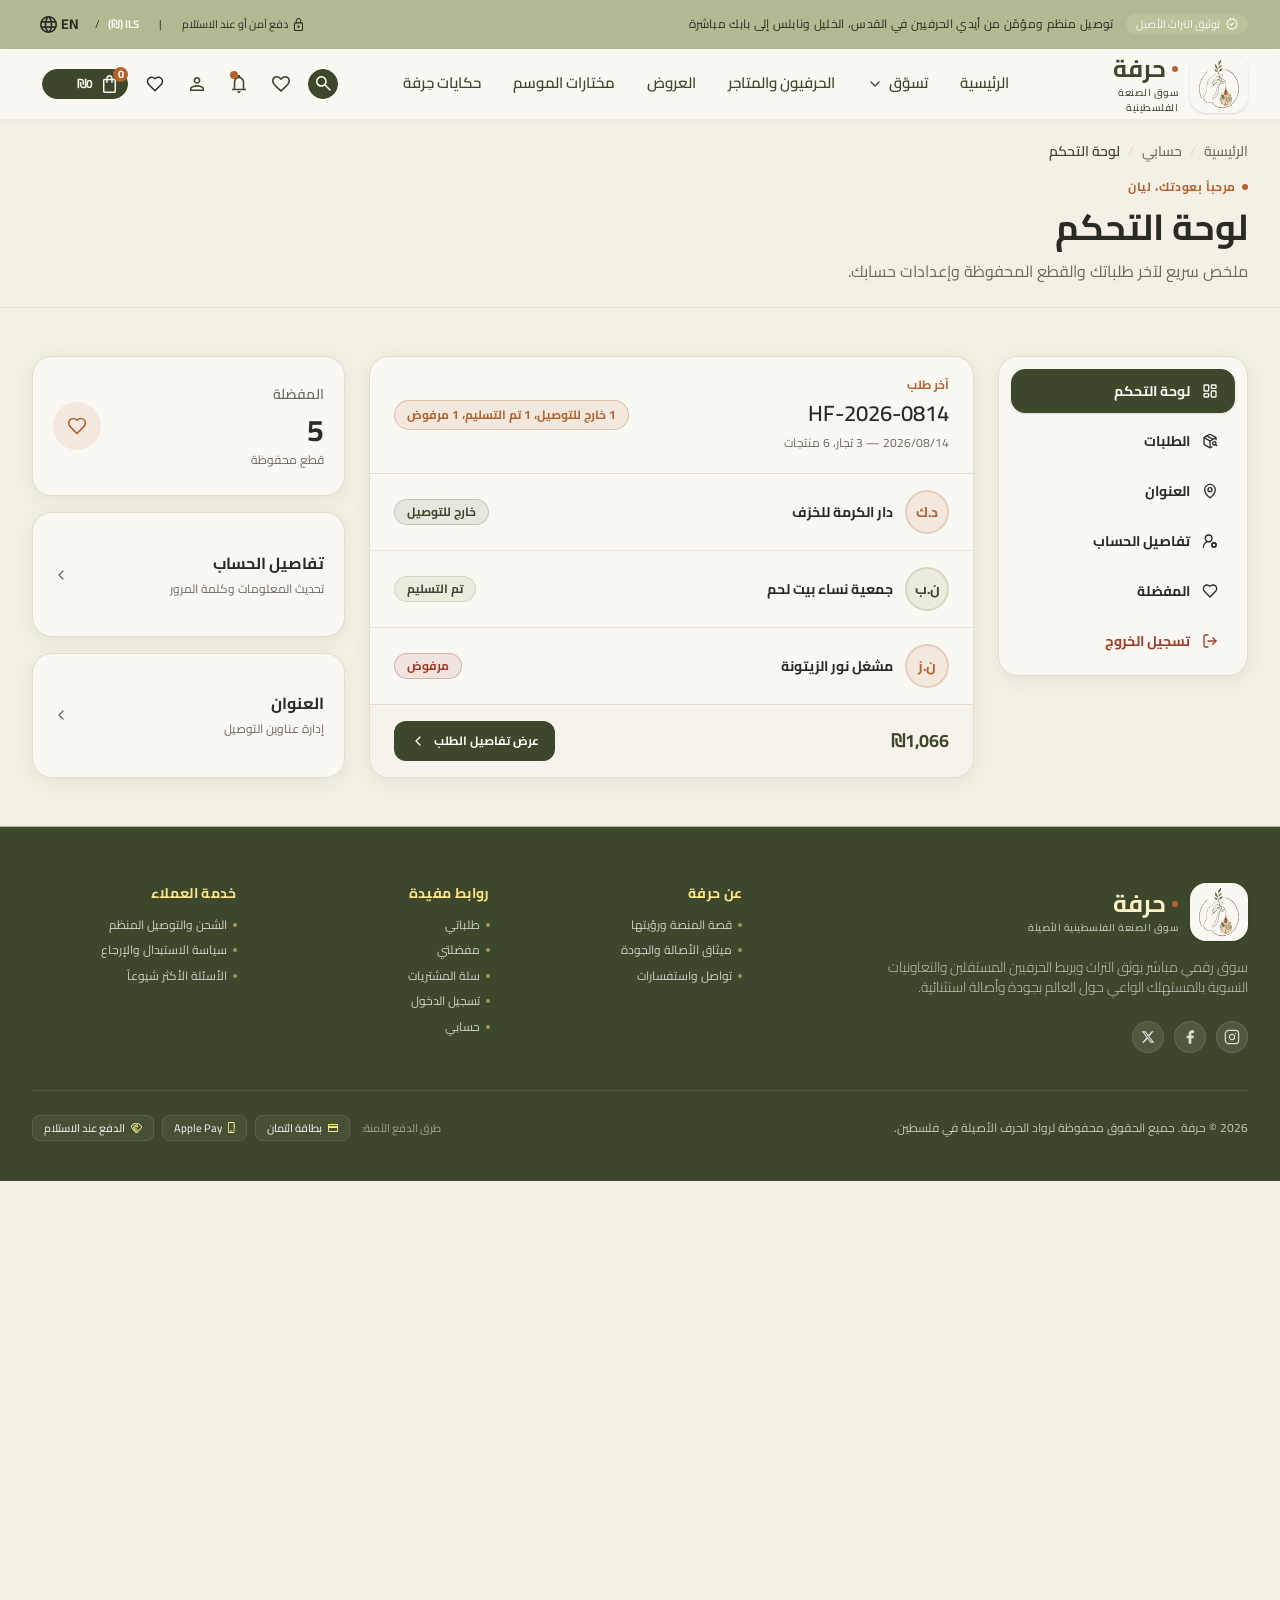
<file: profile.html>
<!DOCTYPE html>
<html lang="ar" dir="rtl">
<head>
  <meta charset="UTF-8">
  <meta name="viewport" content="width=device-width, initial-scale=1.0">
  <meta http-equiv="refresh" content="0; url=dashboard/index.html">
  <title>الانتقال إلى حسابي | حرفة</title>
</head>
<body>
  <p>يتم نقلك إلى <a href="dashboard/index.html">حسابي</a>.</p>
</body>
</html>
</file>
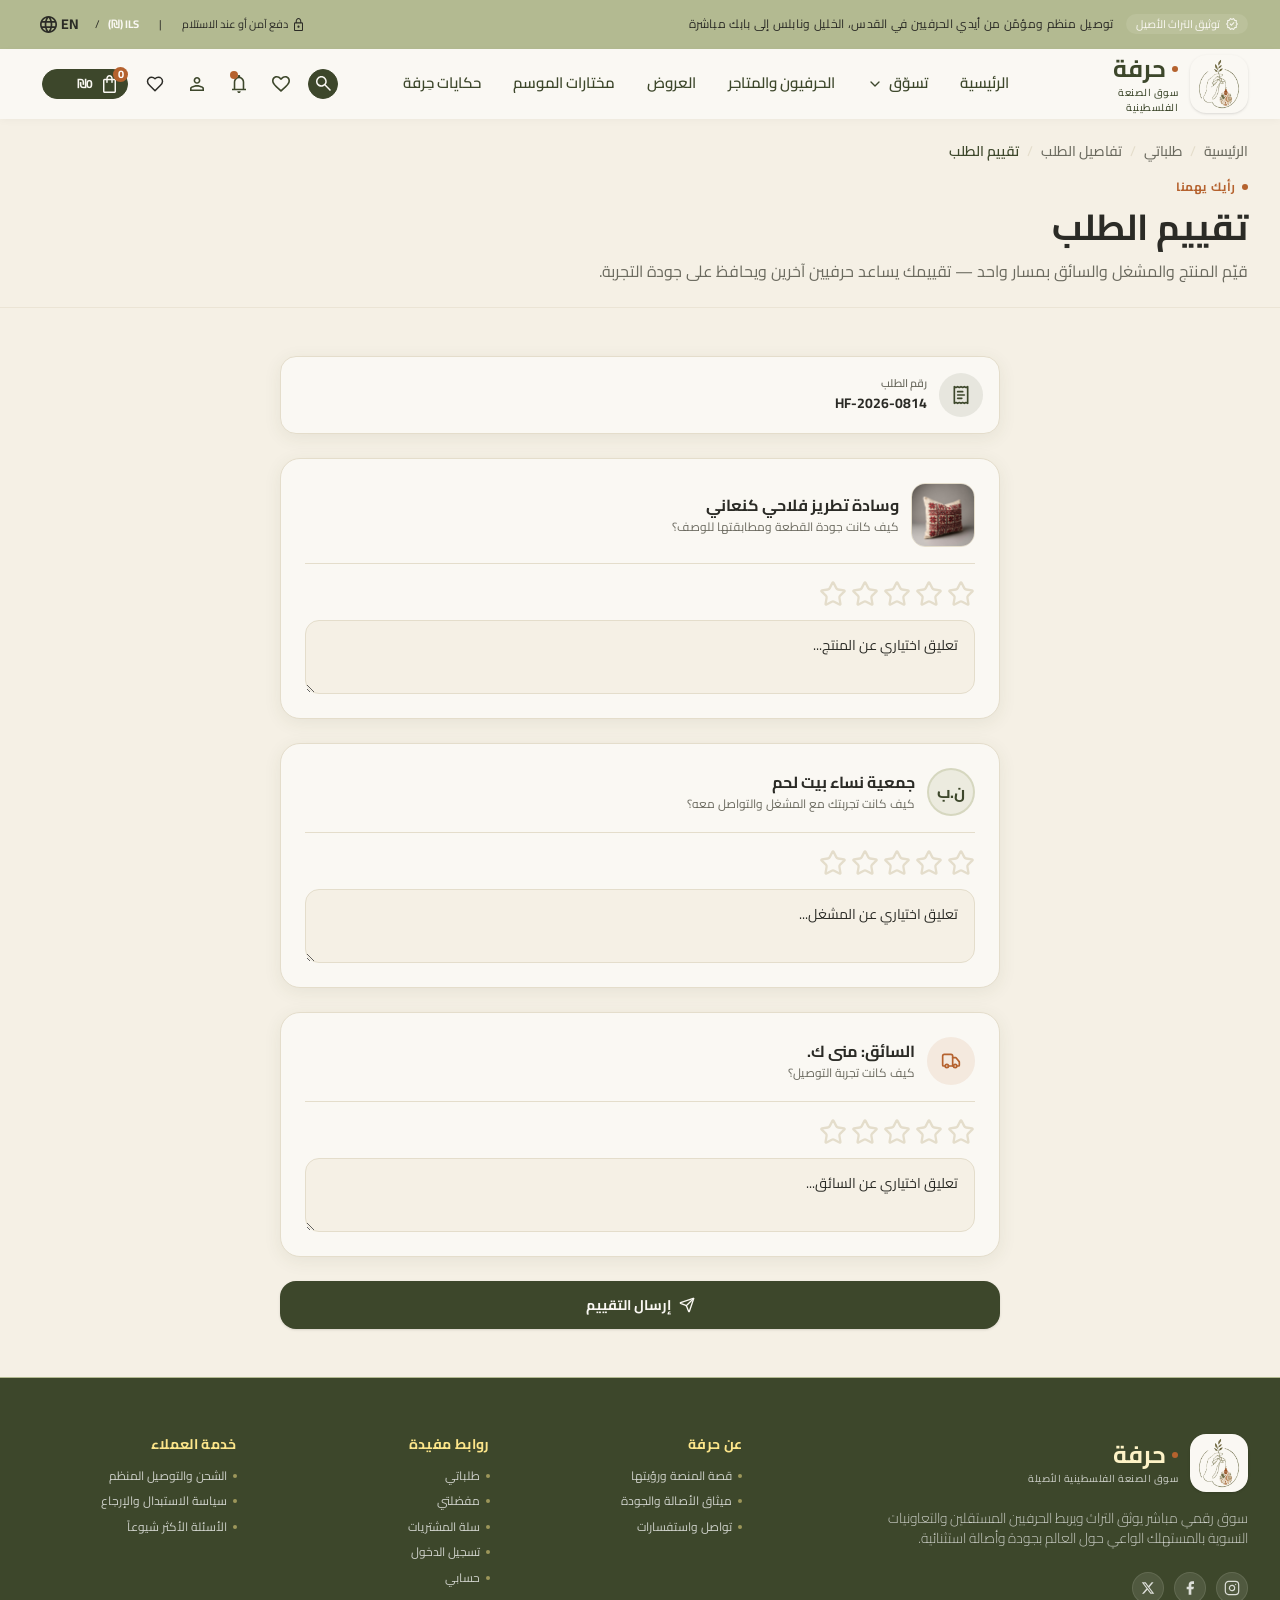
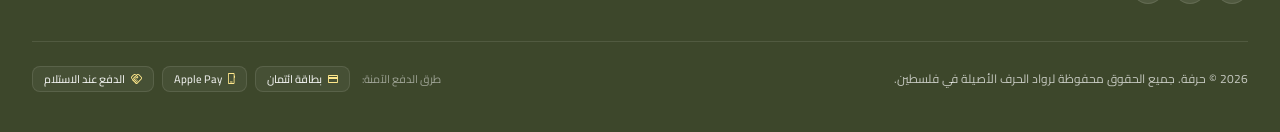
<file: rate-order.html>
﻿<!DOCTYPE html>
<html lang="ar" dir="rtl" class="scroll-smooth motion-reduce:scroll-auto">

<head>
  <meta charset="UTF-8">
  <meta name="viewport" content="width=device-width, initial-scale=1.0">
  <meta name="description" content="تقييم الطلب في حرفة - قيّم المنتج والتاجر والسائق بمسار واحد">
  <title>تقييم الطلب | حرفة</title>
  <link rel="preconnect" href="https://fonts.googleapis.com">
  <link rel="preconnect" href="https://fonts.gstatic.com" crossorigin>
  <link
    href="https://fonts.googleapis.com/css2?family=Amiri:ital,wght@0,700;1,400&family=Cairo:wght@300;400;500;600;700&family=Noto+Sans+Arabic:wght@400;500;600;700&display=swap"
    rel="stylesheet">
  <link rel="stylesheet" href="assets/css/output.css">
</head>

<body class="rate-order-page overflow-x-hidden bg-canvas font-cairo text-ink antialiased">
  <div id="toast"
    class="fixed start-4 end-4 top-5 z-[100] mx-auto w-fit max-w-[calc(100%-2rem)] -translate-y-24 rounded-lg bg-olive px-5 py-3 text-sm font-semibold text-white shadow-soft transition-transform duration-300"
    role="status"></div>

  <header class="relative z-50 bg-surface">
    <aside class="bg-sage px-4 py-2 text-ink lg:px-8">
      <div class="mx-auto flex h-[32.667px] max-w-[1280px] items-center justify-center md:justify-between">
        <div class="flex shrink-0 items-center gap-3">
          <div class="flex items-center gap-1.5 rounded-full bg-surface/10 px-2.5 py-0.5">
            <img src="assets/imgs/mcp/header-badge.svg" alt="" class="h-[11.88px] w-[12.441px]">
            <span class="text-[11px] leading-4 text-surface">توثيق التراث الأصيل</span>
          </div>
          <p class="hidden text-xs leading-4 tracking-[.3px] lg:block">توصيل منظم ومؤمّن من أيدي الحرفيين في القدس،
            الخليل ونابلس إلى بابك مباشرة</p>
        </div>
        <div class="hidden shrink-0 items-center gap-5 md:flex">
          <div class="flex items-center gap-1.5">
            <img src="assets/imgs/mcp/header-lock.svg" alt="" class="h-[12.656px] w-[9.687px]">
            <span class="text-[11px] leading-4">دفع آمن أو عند الاستلام</span>
          </div>
          <span class="text-[11px] leading-4">|</span>
          <div class="flex items-center gap-2">
            <span lang="en" class="text-[11px] font-bold leading-4 text-surface">ILS (₪)</span>
            <span class="text-[11px] leading-4">/</span>
            <button id="languageToggle" type="button" class="language-toggle flex items-center gap-1 rounded-lg p-2"
              aria-label="Switch to English">
              <span class="language-label text-sm font-bold leading-[14px]" lang="en">EN</span>
              <img src="assets/imgs/mcp/header-globe.svg" alt="" class="h-[16.667px] w-[16.667px]">
            </button>
          </div>
        </div>
      </div>
    </aside>

    <div class="h-[70px] bg-surface px-4 shadow-[0_2px_7.5px_rgba(43,43,38,.03)] backdrop-blur-[6px] lg:px-8">
      <div class="mx-auto hidden h-full max-w-[1216px] items-center justify-between py-[10px] lg:flex">
        <a href="index.html" class="flex w-[184px] shrink-0 items-center justify-start gap-3"
          aria-label="حرفة الرئيسية">
          <span class="flex h-[58px] w-[58px] items-center justify-center rounded-[16px] bg-surface p-1 shadow-sm"><img
              src="assets/imgs/mcp/header-logo.png" alt="شعار حرفة" class="h-[50px] w-[50px] object-cover"></span>
          <div class="text-start">
            <div class="flex items-center justify-start gap-1.5"><span
                class="h-1.5 w-1.5 rounded-full bg-copper"></span><strong
                class="text-2xl font-bold leading-8 text-olive">حرفة</strong></div><small
              class="block text-[10px] font-medium leading-[15px] tracking-[.5px] text-olive">سوق الصنعة
              الفلسطينية</small>
          </div>
        </a>

        <nav class="flex shrink-0 items-center gap-8 text-[15px] font-semibold leading-[22.5px] text-olive">
          <a href="index.html" class="py-1">الرئيسية</a>

          <div class="mega-menu group relative py-1">
            <button type="button" class="flex items-center gap-1.5" aria-haspopup="true" aria-expanded="false">
              <span>تسوّق</span>
              <i data-lucide="chevron-down" class="h-4 w-4 transition-transform duration-200 group-[.mega-menu-open]:rotate-180"></i>
            </button>
            <div
              class="mega-menu-panel invisible absolute start-0 top-full z-40 mt-2 flex w-[720px] origin-top-start overflow-hidden rounded-2xl border border-line bg-surface opacity-0 shadow-soft transition-[opacity,transform] duration-150 [transform:scale(.97)] group-[.mega-menu-open]:visible group-[.mega-menu-open]:opacity-100 group-[.mega-menu-open]:[transform:scale(1)]">

              <ul class="w-56 shrink-0 border-e border-line bg-canvas/60 p-2">
                <li>
                  <a href="browse.html?category=pottery" data-mega-category="pottery"
                    class="mega-category-trigger group/item flex items-center justify-between rounded-xl px-3 py-3 text-sm font-semibold text-ink [&.mega-category-active]:bg-surface [&.mega-category-active]:text-copper">
                    <span class="flex items-center gap-2.5">
                      <img src="assets/imgs/mcp/category-ceramics.png" alt="" class="h-8 w-8 shrink-0 rounded-lg object-cover">
                      الفخار والخزف
                    </span>
                    <i data-lucide="chevron-left" class="h-4 w-4 shrink-0 text-muted"></i>
                  </a>
                </li>
                <li>
                  <a href="browse.html?category=embroidery" data-mega-category="embroidery"
                    class="mega-category-trigger group/item flex items-center justify-between rounded-xl px-3 py-3 text-sm font-semibold text-ink [&.mega-category-active]:bg-surface [&.mega-category-active]:text-copper">
                    <span class="flex items-center gap-2.5">
                      <img src="assets/imgs/mcp/category-embroidery.png" alt="" class="h-8 w-8 shrink-0 rounded-lg object-cover">
                      التطريز الفلسطيني
                    </span>
                    <i data-lucide="chevron-left" class="h-4 w-4 shrink-0 text-muted"></i>
                  </a>
                </li>
                <li>
                  <a href="browse.html?category=baskets" data-mega-category="baskets"
                    class="mega-category-trigger group/item flex items-center justify-between rounded-xl px-3 py-3 text-sm font-semibold text-ink [&.mega-category-active]:bg-surface [&.mega-category-active]:text-copper">
                    <span class="flex items-center gap-2.5">
                      <img src="assets/imgs/mcp/category-basket.png" alt="" class="h-8 w-8 shrink-0 rounded-lg object-cover">
                      السلال والقش
                    </span>
                    <i data-lucide="chevron-left" class="h-4 w-4 shrink-0 text-muted"></i>
                  </a>
                </li>
                <li>
                  <a href="browse.html?category=candles-soaps" data-mega-category="candles-soaps"
                    class="mega-category-trigger group/item flex items-center justify-between rounded-xl px-3 py-3 text-sm font-semibold text-ink [&.mega-category-active]:bg-surface [&.mega-category-active]:text-copper">
                    <span class="flex items-center gap-2.5">
                      <img src="assets/imgs/mcp/category-candle.png" alt="" class="h-8 w-8 shrink-0 rounded-lg object-cover">
                      الشموع والصابون
                    </span>
                    <i data-lucide="chevron-left" class="h-4 w-4 shrink-0 text-muted"></i>
                  </a>
                </li>
                <li class="mt-1 border-t border-line pt-1">
                  <a href="categories.html" class="block rounded-xl px-3 py-2.5 text-xs font-bold text-olive hover:bg-surface">استعراض جميع الفئات</a>
                </li>
              </ul>

              <div class="relative min-h-[280px] flex-1 p-5">
                <div data-mega-panel="pottery" class="mega-panel grid grid-cols-3 gap-3">
                  <a href="product.html" class="group/card flex flex-col items-center gap-2.5 rounded-xl p-2.5 text-center hover:bg-canvas">
                    <img src="assets/imgs/mcp/popular-pitcher.png" alt="إبريق مقدسي كنعاني أزرق" class="h-20 w-20 shrink-0 rounded-lg bg-white object-contain p-1.5 shadow-sm transition-transform duration-200 group-hover/card:scale-105">
                    <span>
                      <strong class="block text-xs font-bold leading-4 text-ink">إبريق مقدسي كنعاني أزرق</strong>
                      <small class="mt-1 block text-[11px] text-muted">مشغل دار الكرمة</small>
                    </span>
                  </a>
                  <a href="product.html" class="group/card flex flex-col items-center gap-2.5 rounded-xl p-2.5 text-center hover:bg-canvas">
                    <img src="assets/imgs/mcp/season-candle.png" alt="شمعة زيت الزيتون في وعاء فخاري يدوي" class="h-20 w-20 shrink-0 rounded-lg bg-white object-contain p-1.5 shadow-sm transition-transform duration-200 group-hover/card:scale-105">
                    <span>
                      <strong class="block text-xs font-bold leading-4 text-ink">شمعة زيت الزيتون في وعاء فخاري</strong>
                      <small class="mt-1 block text-[11px] text-muted">مشغل الطين الأصيل • الخليل</small>
                    </span>
                  </a>
                  <a href="product.html" class="group/card flex flex-col items-center gap-2.5 rounded-xl p-2.5 text-center hover:bg-canvas">
                    <img src="assets/imgs/mcp/popular-pitcher.png" alt="إبريق مقدسي كنعاني أزرق" class="h-20 w-20 shrink-0 rounded-lg bg-white object-contain p-1.5 shadow-sm transition-transform duration-200 group-hover/card:scale-105">
                    <span>
                      <strong class="block text-xs font-bold leading-4 text-ink">إبريق مقدسي كنعاني أزرق</strong>
                      <small class="mt-1 block text-[11px] text-muted">مشغل دار الكرمة</small>
                    </span>
                  </a>
                  <a href="product.html" class="group/card flex flex-col items-center gap-2.5 rounded-xl p-2.5 text-center hover:bg-canvas">
                    <img src="assets/imgs/mcp/season-candle.png" alt="شمعة زيت الزيتون في وعاء فخاري يدوي" class="h-20 w-20 shrink-0 rounded-lg bg-white object-contain p-1.5 shadow-sm transition-transform duration-200 group-hover/card:scale-105">
                    <span>
                      <strong class="block text-xs font-bold leading-4 text-ink">شمعة زيت الزيتون في وعاء فخاري</strong>
                      <small class="mt-1 block text-[11px] text-muted">مشغل الطين الأصيل • الخليل</small>
                    </span>
                  </a>
                  <a href="product.html" class="group/card flex flex-col items-center gap-2.5 rounded-xl p-2.5 text-center hover:bg-canvas">
                    <img src="assets/imgs/mcp/popular-pitcher.png" alt="إبريق مقدسي كنعاني أزرق" class="h-20 w-20 shrink-0 rounded-lg bg-white object-contain p-1.5 shadow-sm transition-transform duration-200 group-hover/card:scale-105">
                    <span>
                      <strong class="block text-xs font-bold leading-4 text-ink">إبريق مقدسي كنعاني أزرق</strong>
                      <small class="mt-1 block text-[11px] text-muted">مشغل دار الكرمة</small>
                    </span>
                  </a>
                  <a href="product.html" class="group/card flex flex-col items-center gap-2.5 rounded-xl p-2.5 text-center hover:bg-canvas">
                    <img src="assets/imgs/mcp/season-candle.png" alt="شمعة زيت الزيتون في وعاء فخاري يدوي" class="h-20 w-20 shrink-0 rounded-lg bg-white object-contain p-1.5 shadow-sm transition-transform duration-200 group-hover/card:scale-105">
                    <span>
                      <strong class="block text-xs font-bold leading-4 text-ink">شمعة زيت الزيتون في وعاء فخاري</strong>
                      <small class="mt-1 block text-[11px] text-muted">مشغل الطين الأصيل • الخليل</small>
                    </span>
                  </a>
                </div>
                <div data-mega-panel="embroidery" class="mega-panel hidden grid-cols-3 gap-3">
                  <a href="product.html" class="group/card flex flex-col items-center gap-2.5 rounded-xl p-2.5 text-center hover:bg-canvas">
                    <img src="assets/imgs/mcp/popular-cushion.png" alt="وسادة كنعانية محاكة يدوياً" class="h-20 w-20 shrink-0 rounded-lg bg-white object-contain p-1.5 shadow-sm transition-transform duration-200 group-hover/card:scale-105">
                    <span>
                      <strong class="block text-xs font-bold leading-4 text-ink">وسادة كنعانية محاكة يدوياً</strong>
                      <small class="mt-1 block text-[11px] text-muted">سيدات رام الله</small>
                    </span>
                  </a>
                  <a href="product.html" class="group/card flex flex-col items-center gap-2.5 rounded-xl p-2.5 text-center hover:bg-canvas">
                    <img src="assets/imgs/mcp/season-basket.png" alt="سلة قش فلسطينية من الخليل مجدولة يدوياً" class="h-20 w-20 shrink-0 rounded-lg bg-white object-contain p-1.5 shadow-sm transition-transform duration-200 group-hover/card:scale-105">
                    <span>
                      <strong class="block text-xs font-bold leading-4 text-ink">سلة قش فلسطينية من الخليل</strong>
                      <small class="mt-1 block text-[11px] text-muted">جمعية إحسان بيت لحم</small>
                    </span>
                  </a>
                  <a href="product.html" class="group/card flex flex-col items-center gap-2.5 rounded-xl p-2.5 text-center hover:bg-canvas">
                    <img src="assets/imgs/mcp/popular-cushion.png" alt="وسادة كنعانية محاكة يدوياً" class="h-20 w-20 shrink-0 rounded-lg bg-white object-contain p-1.5 shadow-sm transition-transform duration-200 group-hover/card:scale-105">
                    <span>
                      <strong class="block text-xs font-bold leading-4 text-ink">وسادة كنعانية محاكة يدوياً</strong>
                      <small class="mt-1 block text-[11px] text-muted">سيدات رام الله</small>
                    </span>
                  </a>
                  <a href="product.html" class="group/card flex flex-col items-center gap-2.5 rounded-xl p-2.5 text-center hover:bg-canvas">
                    <img src="assets/imgs/mcp/season-basket.png" alt="سلة قش فلسطينية من الخليل مجدولة يدوياً" class="h-20 w-20 shrink-0 rounded-lg bg-white object-contain p-1.5 shadow-sm transition-transform duration-200 group-hover/card:scale-105">
                    <span>
                      <strong class="block text-xs font-bold leading-4 text-ink">سلة قش فلسطينية من الخليل</strong>
                      <small class="mt-1 block text-[11px] text-muted">جمعية إحسان بيت لحم</small>
                    </span>
                  </a>
                  <a href="product.html" class="group/card flex flex-col items-center gap-2.5 rounded-xl p-2.5 text-center hover:bg-canvas">
                    <img src="assets/imgs/mcp/popular-cushion.png" alt="وسادة كنعانية محاكة يدوياً" class="h-20 w-20 shrink-0 rounded-lg bg-white object-contain p-1.5 shadow-sm transition-transform duration-200 group-hover/card:scale-105">
                    <span>
                      <strong class="block text-xs font-bold leading-4 text-ink">وسادة كنعانية محاكة يدوياً</strong>
                      <small class="mt-1 block text-[11px] text-muted">سيدات رام الله</small>
                    </span>
                  </a>
                  <a href="product.html" class="group/card flex flex-col items-center gap-2.5 rounded-xl p-2.5 text-center hover:bg-canvas">
                    <img src="assets/imgs/mcp/season-basket.png" alt="سلة قش فلسطينية من الخليل مجدولة يدوياً" class="h-20 w-20 shrink-0 rounded-lg bg-white object-contain p-1.5 shadow-sm transition-transform duration-200 group-hover/card:scale-105">
                    <span>
                      <strong class="block text-xs font-bold leading-4 text-ink">سلة قش فلسطينية من الخليل</strong>
                      <small class="mt-1 block text-[11px] text-muted">جمعية إحسان بيت لحم</small>
                    </span>
                  </a>
                </div>
                <div data-mega-panel="baskets" class="mega-panel hidden grid-cols-3 gap-3">
                  <a href="product.html" class="group/card flex flex-col items-center gap-2.5 rounded-xl p-2.5 text-center hover:bg-canvas">
                    <img src="assets/imgs/mcp/popular-basket.png" alt="سلة طعام قشية بزخارف ملونة" class="h-20 w-20 shrink-0 rounded-lg bg-white object-contain p-1.5 shadow-sm transition-transform duration-200 group-hover/card:scale-105">
                    <span>
                      <strong class="block text-xs font-bold leading-4 text-ink">سلة طعام قشية بزخارف ملونة</strong>
                      <small class="mt-1 block text-[11px] text-muted">تعاونية الأغوار</small>
                    </span>
                  </a>
                  <a href="product.html" class="group/card flex flex-col items-center gap-2.5 rounded-xl p-2.5 text-center hover:bg-canvas">
                    <img src="assets/imgs/mcp/season-pitcher.png" alt="إبريق فخار مقدسي مزخرف يدوياً" class="h-20 w-20 shrink-0 rounded-lg bg-white object-contain p-1.5 shadow-sm transition-transform duration-200 group-hover/card:scale-105">
                    <span>
                      <strong class="block text-xs font-bold leading-4 text-ink">إبريق فخار مقدسي مزخرف يدوياً</strong>
                      <small class="mt-1 block text-[11px] text-muted">تعاونية سيدات أريحا</small>
                    </span>
                  </a>
                  <a href="product.html" class="group/card flex flex-col items-center gap-2.5 rounded-xl p-2.5 text-center hover:bg-canvas">
                    <img src="assets/imgs/mcp/popular-basket.png" alt="سلة طعام قشية بزخارف ملونة" class="h-20 w-20 shrink-0 rounded-lg bg-white object-contain p-1.5 shadow-sm transition-transform duration-200 group-hover/card:scale-105">
                    <span>
                      <strong class="block text-xs font-bold leading-4 text-ink">سلة طعام قشية بزخارف ملونة</strong>
                      <small class="mt-1 block text-[11px] text-muted">تعاونية الأغوار</small>
                    </span>
                  </a>
                  <a href="product.html" class="group/card flex flex-col items-center gap-2.5 rounded-xl p-2.5 text-center hover:bg-canvas">
                    <img src="assets/imgs/mcp/season-pitcher.png" alt="إبريق فخار مقدسي مزخرف يدوياً" class="h-20 w-20 shrink-0 rounded-lg bg-white object-contain p-1.5 shadow-sm transition-transform duration-200 group-hover/card:scale-105">
                    <span>
                      <strong class="block text-xs font-bold leading-4 text-ink">إبريق فخار مقدسي مزخرف يدوياً</strong>
                      <small class="mt-1 block text-[11px] text-muted">تعاونية سيدات أريحا</small>
                    </span>
                  </a>
                  <a href="product.html" class="group/card flex flex-col items-center gap-2.5 rounded-xl p-2.5 text-center hover:bg-canvas">
                    <img src="assets/imgs/mcp/popular-basket.png" alt="سلة طعام قشية بزخارف ملونة" class="h-20 w-20 shrink-0 rounded-lg bg-white object-contain p-1.5 shadow-sm transition-transform duration-200 group-hover/card:scale-105">
                    <span>
                      <strong class="block text-xs font-bold leading-4 text-ink">سلة طعام قشية بزخارف ملونة</strong>
                      <small class="mt-1 block text-[11px] text-muted">تعاونية الأغوار</small>
                    </span>
                  </a>
                  <a href="product.html" class="group/card flex flex-col items-center gap-2.5 rounded-xl p-2.5 text-center hover:bg-canvas">
                    <img src="assets/imgs/mcp/season-pitcher.png" alt="إبريق فخار مقدسي مزخرف يدوياً" class="h-20 w-20 shrink-0 rounded-lg bg-white object-contain p-1.5 shadow-sm transition-transform duration-200 group-hover/card:scale-105">
                    <span>
                      <strong class="block text-xs font-bold leading-4 text-ink">إبريق فخار مقدسي مزخرف يدوياً</strong>
                      <small class="mt-1 block text-[11px] text-muted">تعاونية سيدات أريحا</small>
                    </span>
                  </a>
                </div>
                <div data-mega-panel="candles-soaps" class="mega-panel hidden grid-cols-3 gap-3">
                  <a href="product.html" class="group/card flex flex-col items-center gap-2.5 rounded-xl p-2.5 text-center hover:bg-canvas">
                    <img src="assets/imgs/mcp/popular-candle.png" alt="شمعة زيت زيتون في فخار ريفي" class="h-20 w-20 shrink-0 rounded-lg bg-white object-contain p-1.5 shadow-sm transition-transform duration-200 group-hover/card:scale-105">
                    <span>
                      <strong class="block text-xs font-bold leading-4 text-ink">شمعة زيت زيتون في فخار ريفي</strong>
                      <small class="mt-1 block text-[11px] text-muted">معصرة برقين</small>
                    </span>
                  </a>
                  <a href="product.html" class="group/card flex flex-col items-center gap-2.5 rounded-xl p-2.5 text-center hover:bg-canvas">
                    <img src="assets/imgs/mcp/season-cushion.png" alt="وسادة تطريز فلسطيني يدوي خيوط حرير" class="h-20 w-20 shrink-0 rounded-lg bg-white object-contain p-1.5 shadow-sm transition-transform duration-200 group-hover/card:scale-105">
                    <span>
                      <strong class="block text-xs font-bold leading-4 text-ink">وسادة تطريز خيوط حرير طبيعي</strong>
                      <small class="mt-1 block text-[11px] text-muted">تعاونية نساء نابلس</small>
                    </span>
                  </a>
                  <a href="product.html" class="group/card flex flex-col items-center gap-2.5 rounded-xl p-2.5 text-center hover:bg-canvas">
                    <img src="assets/imgs/mcp/popular-candle.png" alt="شمعة زيت زيتون في فخار ريفي" class="h-20 w-20 shrink-0 rounded-lg bg-white object-contain p-1.5 shadow-sm transition-transform duration-200 group-hover/card:scale-105">
                    <span>
                      <strong class="block text-xs font-bold leading-4 text-ink">شمعة زيت زيتون في فخار ريفي</strong>
                      <small class="mt-1 block text-[11px] text-muted">معصرة برقين</small>
                    </span>
                  </a>
                  <a href="product.html" class="group/card flex flex-col items-center gap-2.5 rounded-xl p-2.5 text-center hover:bg-canvas">
                    <img src="assets/imgs/mcp/season-cushion.png" alt="وسادة تطريز فلسطيني يدوي خيوط حرير" class="h-20 w-20 shrink-0 rounded-lg bg-white object-contain p-1.5 shadow-sm transition-transform duration-200 group-hover/card:scale-105">
                    <span>
                      <strong class="block text-xs font-bold leading-4 text-ink">وسادة تطريز خيوط حرير طبيعي</strong>
                      <small class="mt-1 block text-[11px] text-muted">تعاونية نساء نابلس</small>
                    </span>
                  </a>
                  <a href="product.html" class="group/card flex flex-col items-center gap-2.5 rounded-xl p-2.5 text-center hover:bg-canvas">
                    <img src="assets/imgs/mcp/popular-candle.png" alt="شمعة زيت زيتون في فخار ريفي" class="h-20 w-20 shrink-0 rounded-lg bg-white object-contain p-1.5 shadow-sm transition-transform duration-200 group-hover/card:scale-105">
                    <span>
                      <strong class="block text-xs font-bold leading-4 text-ink">شمعة زيت زيتون في فخار ريفي</strong>
                      <small class="mt-1 block text-[11px] text-muted">معصرة برقين</small>
                    </span>
                  </a>
                  <a href="product.html" class="group/card flex flex-col items-center gap-2.5 rounded-xl p-2.5 text-center hover:bg-canvas">
                    <img src="assets/imgs/mcp/season-cushion.png" alt="وسادة تطريز فلسطيني يدوي خيوط حرير" class="h-20 w-20 shrink-0 rounded-lg bg-white object-contain p-1.5 shadow-sm transition-transform duration-200 group-hover/card:scale-105">
                    <span>
                      <strong class="block text-xs font-bold leading-4 text-ink">وسادة تطريز خيوط حرير طبيعي</strong>
                      <small class="mt-1 block text-[11px] text-muted">تعاونية نساء نابلس</small>
                    </span>
                  </a>
                </div>
              </div>
            </div>
          </div>

          <a href="vendors.html" class="py-1">الحرفيون والمتاجر</a>
          <a href="browse.html?sale=1" class="py-1">العروض</a>
          <a href="index.html#season" class="py-1">مختارات الموسم</a>
          <a href="index.html#artisans" class="py-1">حكايات حِرفة</a>
        </nav>

        <div class="flex h-[50px] shrink-0 items-center gap-3 p-[10px]">
          <button id="searchButton"
            class="flex h-[30px] w-[30px] items-center justify-center overflow-hidden rounded-full border border-olive bg-olive p-px"
            aria-label="بحث"><img src="assets/imgs/mcp/header-search-exact.svg" alt=""
              class="h-[28.667px] w-[14.663px] max-w-none"></button>
          <a href="dashboard/index.html" class="flex h-[30px] w-[30px] items-center justify-center rounded-full" aria-label="الحساب"><img
              src="assets/imgs/mcp/header-user.svg" alt="" class="h-[16.283px] w-[17.875px]"></a>
          <button class="relative flex h-[30px] w-[30px] items-center justify-center rounded-full"
            aria-label="الإشعارات"><img src="assets/imgs/mcp/header-bell.svg" alt=""
              class="h-[17.963px] w-[14.208px]"><span
              class="absolute end-[5.42px] top-[2.33px] h-2 w-2 rounded-full bg-copper"></span></button>
          <button class="flex h-[30px] w-[30px] items-center justify-center rounded-full" aria-label="المشاهدة"><img
              src="assets/imgs/mcp/header-eye.svg" alt="" class="h-[14.032px] w-[14.208px]"></button>
          <a href="dashboard/favorites.html" class="flex h-[30px] w-[30px] items-center justify-center rounded-full" aria-label="مفضلتي"><i data-lucide="heart" class="h-[18px] w-[18px]"></i></a>
          <a id="cartButton" href="cart.html"
            class="relative flex h-[30px] w-[86.208px] items-center justify-center gap-2.5 rounded-full border border-olive bg-olive px-[11px] text-surface"
            aria-label="سلة المشتريات">
            <span class="relative"><img src="assets/imgs/mcp/header-cart.svg" alt=""
                class="h-[17.875px] w-[14.208px]"><span id="cartCount"
                class="absolute start-[-12px] top-[-7.73px] flex h-[15px] min-w-[15px] items-center justify-center rounded-full bg-copper px-1 text-[11px] font-bold leading-[11px] text-white"><bdi>0</bdi></span></span>
            <span id="cartTotal" class="w-10 text-start text-xs font-bold leading-3"><bdi>₪0</bdi></span>
          </a>
        </div>
      </div>

      <div class="flex h-full items-center justify-between lg:hidden">
        <a href="index.html"
          class="flex h-[52px] w-[52px] items-center justify-center rounded-[16px] bg-surface p-1 shadow-sm"
          aria-label="حرفة الرئيسية"><img src="assets/imgs/mcp/header-logo.png" alt="شعار حرفة"
            class="h-11 w-11 object-cover"></a>
        <div class="flex items-center gap-1"><button type="button"
            class="language-toggle flex h-9 items-center gap-1 rounded-full px-2 text-xs font-bold text-olive"
            aria-label="Switch to English"><span class="language-label" lang="en">EN</span><img
              src="assets/imgs/mcp/header-globe.svg" alt="" class="h-4 w-4"></button><button id="mobileSearchButton"
            class="flex h-9 w-9 items-center justify-center overflow-hidden rounded-full border border-olive bg-olive"
            aria-label="بحث"><img src="assets/imgs/mcp/header-search-exact.svg" alt=""
              class="h-[28.667px] w-[14.663px] max-w-none"></button><button id="menuButton"
            class="flex h-9 w-9 items-center justify-center rounded-full" aria-label="القائمة"><i data-lucide="menu"
              class="h-5 w-5"></i></button></div>
      </div>
    </div>

    <div id="mobileMenu" class="hidden border-t border-line bg-surface px-5 py-4 lg:hidden">
      <nav class="grid gap-1 text-sm font-semibold">
        <a href="index.html" class="py-2">الرئيسية</a>

        <div class="mobile-nav-dropdown">
          <button type="button" class="mobile-nav-dropdown-toggle flex w-full items-center justify-between py-2"
            aria-expanded="false">
            <span>تسوّق</span>
            <i data-lucide="chevron-down" class="h-4 w-4 transition-transform duration-200"></i>
          </button>
          <div class="mobile-nav-dropdown-panel hidden ps-4">
            <a href="browse.html?category=pottery" class="block py-2 text-muted">الفخار والخزف</a>
            <a href="browse.html?category=embroidery" class="block py-2 text-muted">التطريز الفلسطيني</a>
            <a href="browse.html?category=baskets" class="block py-2 text-muted">السلال والقش</a>
            <a href="browse.html?category=candles-soaps" class="block py-2 text-muted">الشموع والصابون</a>
            <a href="categories.html" class="block py-2 font-bold text-olive">استعراض جميع الفئات</a>
          </div>
        </div>

        <a href="vendors.html" class="py-2">الحرفيون والمتاجر</a>
        <a href="browse.html?sale=1" class="py-2">العروض</a>
        <a href="index.html#season" class="py-2">مختارات الموسم</a>
        <a href="index.html#artisans" class="py-2">حكايات حِرفة</a>
        <a href="dashboard/favorites.html" class="py-2">مفضلتي</a>
      </nav>
    </div>
  </header>

  <div id="searchPanel" class="fixed start-0 end-0 top-0 bottom-0 z-[80] hidden bg-ink/50 p-4 backdrop-blur-sm">
    <div class="mx-auto mt-24 max-w-2xl rounded-lg bg-surface p-5 shadow-soft">
      <div class="flex items-center gap-3 border-b border-line pb-4">
        <i data-lucide="search" class="h-5 w-5 text-muted"></i>
        <input id="globalSearch" type="search" placeholder="ابحث عن قطعة، حرفة، أو مشغل..."
          class="w-full bg-transparent text-base outline-none">
        <button id="closeSearch" class="flex h-8 w-8 items-center justify-center rounded-full hover:bg-canvas"
          aria-label="إغلاق"><i data-lucide="x" class="h-4 w-4"></i></button>
      </div>
      <p class="pt-4 text-xs text-muted">جرّب: تطريز، فخار، قش، شموع</p>
    </div>
  </div>

  <main data-rate-order-page>
    <section class="border-b border-line/60 bg-canvas px-4 py-6 lg:px-8">
      <div class="mx-auto flex max-w-[1216px] flex-col gap-5">
        <nav class="flex items-center gap-2 text-xs font-medium leading-4 text-muted sm:text-sm"
          aria-label="مسار الصفحة">
          <a href="index.html" class="hover:text-olive">الرئيسية</a>
          <span class="text-line">/</span>
          <a href="dashboard/orders.html" class="hover:text-olive">طلباتي</a>
          <span class="text-line">/</span>
          <a href="order-detail.html?id=HF-2026-0814" class="hover:text-olive">تفاصيل الطلب</a>
          <span class="text-line">/</span>
          <span class="font-semibold text-olive">تقييم الطلب</span>
        </nav>
        <div class="flex max-w-3xl flex-col items-start gap-2 text-start">
          <p class="flex items-center gap-1.5 text-xs font-bold uppercase leading-4 tracking-[.6px] text-copper">
            <span class="h-1.5 w-1.5 rounded-full bg-copper"></span>رأيك يهمنا
          </p>
          <h1 class="text-[30px] font-bold leading-9 text-ink sm:text-4xl sm:leading-[48px]">تقييم الطلب</h1>
          <p class="text-sm leading-6 text-muted sm:text-base">قيّم المنتج والمشغل والسائق بمسار واحد — تقييمك يساعد
            حرفيين آخرين ويحافظ على جودة التجربة.</p>
        </div>
      </div>
    </section>

    <section class="bg-canvas px-4 py-10 sm:py-12 lg:px-8">
      <div
        class="reveal opacity-100 translate-y-0 transition-[opacity,transform] duration-[650ms] ease-out sm:translate-y-[22px] sm:opacity-0 motion-reduce:sm:translate-y-0 motion-reduce:sm:opacity-100 mx-auto flex w-full max-w-[720px] flex-col gap-6">

        <!-- Order context -->
        <div class="flex items-center gap-3 rounded-[16px] border border-line bg-surface p-4 text-start shadow-card">
          <span class="flex h-11 w-11 shrink-0 items-center justify-center rounded-full bg-olive/10 text-olive">
            <i data-lucide="receipt-text" class="h-5 w-5"></i>
          </span>
          <div>
            <span class="block text-[11px] font-semibold leading-4 text-muted">رقم الطلب</span>
            <strong class="block text-sm font-bold leading-6 text-ink"><bdi>HF-2026-0814</bdi></strong>
          </div>
        </div>

        <form id="rateOrderForm" class="flex flex-col gap-6" novalidate>
          <!-- Product rating -->
          <section class="rounded-[20px] border border-line bg-surface p-5 shadow-card sm:p-6" aria-labelledby="productRatingTitle">
            <div class="flex items-center gap-3 border-b border-line pb-4">
              <a href="product.html" class="block h-16 w-16 shrink-0 overflow-hidden rounded-[14px] border border-line bg-canvas">
                <img src="assets/imgs/mcp/arrival-cushion.png" alt="وسادة تطريز فلاحي كنعاني" class="h-full w-full object-cover">
              </a>
              <div class="text-start">
                <h2 id="productRatingTitle" class="text-base font-bold leading-6 text-ink">وسادة تطريز فلاحي كنعاني</h2>
                <p class="text-xs leading-5 text-muted">كيف كانت جودة القطعة ومطابقتها للوصف؟</p>
              </div>
            </div>
            <div class="mt-4 flex flex-col gap-3">
              <div class="star-rating-input flex items-center gap-1" data-rating-group="product" role="radiogroup"
                aria-label="تقييم المنتج من 5 نجوم">
                <button type="button" class="star-rating-star" data-star-value="1" aria-label="نجمة واحدة" aria-pressed="false"><i data-lucide="star" class="h-7 w-7"></i></button>
                <button type="button" class="star-rating-star" data-star-value="2" aria-label="نجمتان" aria-pressed="false"><i data-lucide="star" class="h-7 w-7"></i></button>
                <button type="button" class="star-rating-star" data-star-value="3" aria-label="3 نجوم" aria-pressed="false"><i data-lucide="star" class="h-7 w-7"></i></button>
                <button type="button" class="star-rating-star" data-star-value="4" aria-label="4 نجوم" aria-pressed="false"><i data-lucide="star" class="h-7 w-7"></i></button>
                <button type="button" class="star-rating-star" data-star-value="5" aria-label="5 نجوم" aria-pressed="false"><i data-lucide="star" class="h-7 w-7"></i></button>
                <input type="hidden" name="productRating" data-rating-value>
              </div>
              <textarea name="productComment" rows="2"
                class="w-full rounded-[14px] border border-line bg-canvas px-4 py-3 text-sm leading-6 outline-none transition-colors focus:border-olive"
                placeholder="تعليق اختياري عن المنتج..."></textarea>
            </div>
          </section>

          <!-- Vendor rating -->
          <section class="rounded-[20px] border border-line bg-surface p-5 shadow-card sm:p-6" aria-labelledby="vendorRatingTitle">
            <div class="flex items-center gap-3 border-b border-line pb-4">
              <a href="vendor.html?id=bethlehem-women"
                class="flex h-12 w-12 shrink-0 items-center justify-center rounded-full border-2 border-sage/40 bg-sage/20 text-base font-bold text-olive">ن.ب</a>
              <div class="text-start">
                <h2 id="vendorRatingTitle" class="text-base font-bold leading-6 text-ink">جمعية نساء بيت لحم</h2>
                <p class="text-xs leading-5 text-muted">كيف كانت تجربتك مع المشغل والتواصل معه؟</p>
              </div>
            </div>
            <div class="mt-4 flex flex-col gap-3">
              <div class="star-rating-input flex items-center gap-1" data-rating-group="vendor" role="radiogroup"
                aria-label="تقييم التاجر من 5 نجوم">
                <button type="button" class="star-rating-star" data-star-value="1" aria-label="نجمة واحدة" aria-pressed="false"><i data-lucide="star" class="h-7 w-7"></i></button>
                <button type="button" class="star-rating-star" data-star-value="2" aria-label="نجمتان" aria-pressed="false"><i data-lucide="star" class="h-7 w-7"></i></button>
                <button type="button" class="star-rating-star" data-star-value="3" aria-label="3 نجوم" aria-pressed="false"><i data-lucide="star" class="h-7 w-7"></i></button>
                <button type="button" class="star-rating-star" data-star-value="4" aria-label="4 نجوم" aria-pressed="false"><i data-lucide="star" class="h-7 w-7"></i></button>
                <button type="button" class="star-rating-star" data-star-value="5" aria-label="5 نجوم" aria-pressed="false"><i data-lucide="star" class="h-7 w-7"></i></button>
                <input type="hidden" name="vendorRating" data-rating-value>
              </div>
              <textarea name="vendorComment" rows="2"
                class="w-full rounded-[14px] border border-line bg-canvas px-4 py-3 text-sm leading-6 outline-none transition-colors focus:border-olive"
                placeholder="تعليق اختياري عن المشغل..."></textarea>
            </div>
          </section>

          <!-- Driver rating -->
          <section class="rounded-[20px] border border-line bg-surface p-5 shadow-card sm:p-6" aria-labelledby="driverRatingTitle">
            <div class="flex items-center gap-3 border-b border-line pb-4">
              <span class="flex h-12 w-12 shrink-0 items-center justify-center rounded-full bg-copper/10 text-copper">
                <i data-lucide="truck" class="h-5 w-5"></i>
              </span>
              <div class="text-start">
                <h2 id="driverRatingTitle" class="text-base font-bold leading-6 text-ink">السائق: منى ك.</h2>
                <p class="text-xs leading-5 text-muted">كيف كانت تجربة التوصيل؟</p>
              </div>
            </div>
            <div class="mt-4 flex flex-col gap-3">
              <div class="star-rating-input flex items-center gap-1" data-rating-group="driver" role="radiogroup"
                aria-label="تقييم السائق من 5 نجوم">
                <button type="button" class="star-rating-star" data-star-value="1" aria-label="نجمة واحدة" aria-pressed="false"><i data-lucide="star" class="h-7 w-7"></i></button>
                <button type="button" class="star-rating-star" data-star-value="2" aria-label="نجمتان" aria-pressed="false"><i data-lucide="star" class="h-7 w-7"></i></button>
                <button type="button" class="star-rating-star" data-star-value="3" aria-label="3 نجوم" aria-pressed="false"><i data-lucide="star" class="h-7 w-7"></i></button>
                <button type="button" class="star-rating-star" data-star-value="4" aria-label="4 نجوم" aria-pressed="false"><i data-lucide="star" class="h-7 w-7"></i></button>
                <button type="button" class="star-rating-star" data-star-value="5" aria-label="5 نجوم" aria-pressed="false"><i data-lucide="star" class="h-7 w-7"></i></button>
                <input type="hidden" name="driverRating" data-rating-value>
              </div>
              <textarea name="driverComment" rows="2"
                class="w-full rounded-[14px] border border-line bg-canvas px-4 py-3 text-sm leading-6 outline-none transition-colors focus:border-olive"
                placeholder="تعليق اختياري عن السائق..."></textarea>
            </div>
          </section>

          <p data-rate-order-error class="hidden rounded-[12px] border border-[#A13D2B]/30 bg-[#A13D2B]/10 px-4 py-3 text-start text-sm font-semibold text-[#A13D2B]"
            role="alert"></p>

          <button type="submit"
            class="inline-flex h-12 w-full items-center justify-center gap-2 rounded-[16px] bg-olive text-sm font-bold text-surface shadow-sm transition-colors hover:bg-[#313923]">
            <i data-lucide="send" class="h-4 w-4"></i>
            <span>إرسال التقييم</span>
          </button>
        </form>

        <!-- Success state -->
        <div data-rate-order-success class="hidden flex-col items-center gap-3 rounded-[20px] border border-sage/40 bg-sage/10 p-8 text-center">
          <span class="flex h-16 w-16 items-center justify-center rounded-full bg-olive/10 text-olive">
            <i data-lucide="check-circle-2" class="h-8 w-8"></i>
          </span>
          <h2 class="text-xl font-bold leading-8 text-ink">شكراً لتقييمك</h2>
          <p class="max-w-sm text-sm leading-6 text-muted">وصل تقييمك للمنتج والمشغل والسائق بنجاح، ويساعدنا هذا
            على تحسين تجربة كل حرفيينا.</p>
          <a href="order-detail.html?id=HF-2026-0814"
            class="mt-2 inline-flex h-11 items-center justify-center gap-2 rounded-[14px] bg-olive px-5 text-sm font-bold text-surface shadow-sm hover:bg-[#313923]">
            <span>العودة لتفاصيل الطلب</span>
          </a>
        </div>
      </div>
    </section>
  </main>

  <footer class="border-t border-sage bg-olive text-white lg:h-[355px]">
    <div class="mx-auto flex w-full max-w-[1280px] flex-col gap-9 px-4 pb-8 pt-10 sm:gap-12 sm:pb-10 sm:pt-14 lg:px-8">
      <div class="grid w-full grid-cols-2 gap-x-6 gap-y-9 sm:gap-10 lg:h-[159px] lg:grid-cols-5 lg:gap-12">
        <div class="col-span-2 flex flex-col items-start gap-4 text-start lg:col-span-2">
          <div class="flex w-full items-center justify-start gap-3">
            <span
              class="flex h-[58px] w-[58px] shrink-0 items-center justify-center rounded-[16px] bg-surface p-1 shadow-sm"><img
                src="assets/imgs/mcp/footer-logo.png" alt="شعار حرفة" class="h-[50px] w-[50px] object-cover"></span>
            <div class="flex flex-col items-start">
              <div class="flex items-center justify-start gap-1.5"><i
                  class="h-1.5 w-1.5 rounded-full bg-copper"></i><strong
                  class="text-2xl font-bold leading-8 text-[#fef3c7]">حرفة</strong></div>
              <p class="text-[10px] font-medium uppercase leading-[15px] tracking-[.5px] text-white/70">سوق الصنعة
                الفلسطينية الأصيلة</p>
            </div>
          </div>
          <p class="w-full max-w-[384px] text-start text-sm font-light leading-5 text-white/75">سوق رقمي مباشر يوثق
            التراث ويربط الحرفيين المستقلين والتعاونيات النسوية بالمستهلك الواعي حول العالم بجودة وأصالة استثنائية.</p>
          <div class="flex w-full items-center justify-start gap-2.5 pt-2">
            <a href="#" class="flex h-8 w-8 items-center justify-center rounded-full border border-surface/10 bg-surface/10"
              aria-label="انستغرام"><img src="assets/imgs/mcp/footer-instagram.svg" alt="" class="h-4 w-4"></a>
            <a href="#" class="flex h-8 w-8 items-center justify-center rounded-full border border-surface/10 bg-surface/10"
              aria-label="فيسبوك"><img src="assets/imgs/mcp/footer-facebook.svg" alt="" class="h-4 w-4"></a>
            <a href="#" class="flex h-8 w-8 items-center justify-center rounded-full border border-surface/10 bg-surface/10"
              aria-label="اكس"><img src="assets/imgs/mcp/footer-x.svg" alt="" class="h-[14px] w-[14px]"></a>
          </div>
        </div>
        <div class="flex flex-col items-start gap-[14px] text-start">
          <h3 class="w-full text-start text-sm font-bold leading-5 tracking-[.35px] text-[#fde68a]">عن حرفة</h3>
          <ul class="flex w-full flex-col gap-[9.5px] text-xs leading-4 text-white/75">
            <li><a href="#" class="flex items-center justify-start gap-1.5"><i
                  class="h-1 w-1 rounded-full bg-[#fde68a]/50"></i><span>قصة المنصة ورؤيتها</span></a></li>
            <li><a href="#" class="flex items-center justify-start gap-1.5"><i
                  class="h-1 w-1 rounded-full bg-[#fde68a]/50"></i><span>ميثاق الأصالة والجودة</span></a></li>
            <li><a href="#" class="flex items-center justify-start gap-1.5"><i
                  class="h-1 w-1 rounded-full bg-[#fde68a]/50"></i><span>تواصل واستفسارات</span></a></li>
          </ul>
        </div>
        <div class="flex flex-col items-start gap-[14px] text-start">
          <h3 class="w-full text-start text-sm font-bold leading-5 tracking-[.35px] text-[#fde68a]">روابط مفيدة</h3>
          <ul class="flex w-full flex-col gap-[9.5px] text-xs leading-4 text-white/75">
            <li><a href="dashboard/orders.html" class="flex items-center justify-start gap-1.5"><i
                  class="h-1 w-1 rounded-full bg-[#fde68a]/50"></i><span>طلباتي</span></a></li>
            <li><a href="dashboard/favorites.html" class="flex items-center justify-start gap-1.5"><i
                  class="h-1 w-1 rounded-full bg-[#fde68a]/50"></i><span>مفضلتي</span></a></li>
            <li><a href="cart.html" class="flex items-center justify-start gap-1.5"><i
                  class="h-1 w-1 rounded-full bg-[#fde68a]/50"></i><span>سلة المشتريات</span></a></li>
            <li><a href="login.html" class="flex items-center justify-start gap-1.5"><i
                  class="h-1 w-1 rounded-full bg-[#fde68a]/50"></i><span>تسجيل الدخول</span></a></li>
            <li><a href="dashboard/index.html" class="flex items-center justify-start gap-1.5"><i
                  class="h-1 w-1 rounded-full bg-[#fde68a]/50"></i><span>حسابي</span></a></li>
          </ul>
        </div>
        <div class="flex flex-col items-start gap-[14px] text-start">
          <h3 class="w-full text-start text-sm font-bold leading-5 tracking-[.35px] text-[#fde68a]">خدمة العملاء</h3>
          <ul class="flex w-full flex-col gap-[9.5px] text-xs leading-4 text-white/75">
            <li><a href="#" class="flex items-center justify-start gap-1.5"><i
                  class="h-1 w-1 rounded-full bg-[#fde68a]/50"></i><span>الشحن والتوصيل المنظم</span></a></li>
            <li><a href="#" class="flex items-center justify-start gap-1.5"><i
                  class="h-1 w-1 rounded-full bg-[#fde68a]/50"></i><span>سياسة الاستبدال والإرجاع</span></a></li>
            <li><a href="#" class="flex items-center justify-start gap-1.5"><i
                  class="h-1 w-1 rounded-full bg-[#fde68a]/50"></i><span>الأسئلة الأكثر شيوعاً</span></a></li>
          </ul>
        </div>
      </div>
      <div class="flex w-full flex-col gap-5 border-t border-surface/10 pt-6 sm:flex-row sm:items-center sm:justify-between">
        <p class="text-start text-xs leading-4 text-white/70"><bdi>© 2026</bdi> حرفة. جميع الحقوق محفوظة لرواد الحرف
          الأصيلة في فلسطين.</p>
        <div class="flex flex-col items-start gap-3 text-[11px] leading-4 sm:flex-row sm:flex-wrap sm:items-center">
          <span class="text-white/50">طرق الدفع الآمنة:</span>
          <div class="flex flex-wrap items-center gap-2">
            <span
              class="flex h-[26px] items-center gap-1.5 rounded-lg border border-surface/10 bg-surface/5 px-[11px] font-medium text-white/90"><img
                src="assets/imgs/mcp/footer-card.svg" alt="" class="h-[7.75px] w-[9.75px]"><span>بطاقة
                ائتمان</span></span>
            <span
              class="flex h-[26px] items-center gap-1.5 rounded-lg border border-surface/10 bg-surface/5 px-[11px] font-medium text-white/90"><img
                src="assets/imgs/mcp/footer-apple.svg" alt="" class="h-[10.75px] w-[7.25px]"><span lang="en">Apple
                Pay</span></span>
            <span
              class="flex h-[26px] items-center gap-1.5 rounded-lg border border-surface/10 bg-surface/5 px-[11px] font-medium text-white/90"><img
                src="assets/imgs/mcp/footer-cod.svg" alt="" class="h-[9.745px] w-[10.756px]"><span>الدفع عند
                الاستلام</span></span>
          </div>
        </div>
      </div>
    </div>
  </footer>
  <script src="assets/js/vendor/jquery.min.js" defer></script>
  <script src="assets/js/vendor/lucide.min.js" defer></script>
  <script src="assets/js/app.js" defer></script>
  <script src="assets/js/rate-order.js" defer></script>
</body>

</html>
</file>
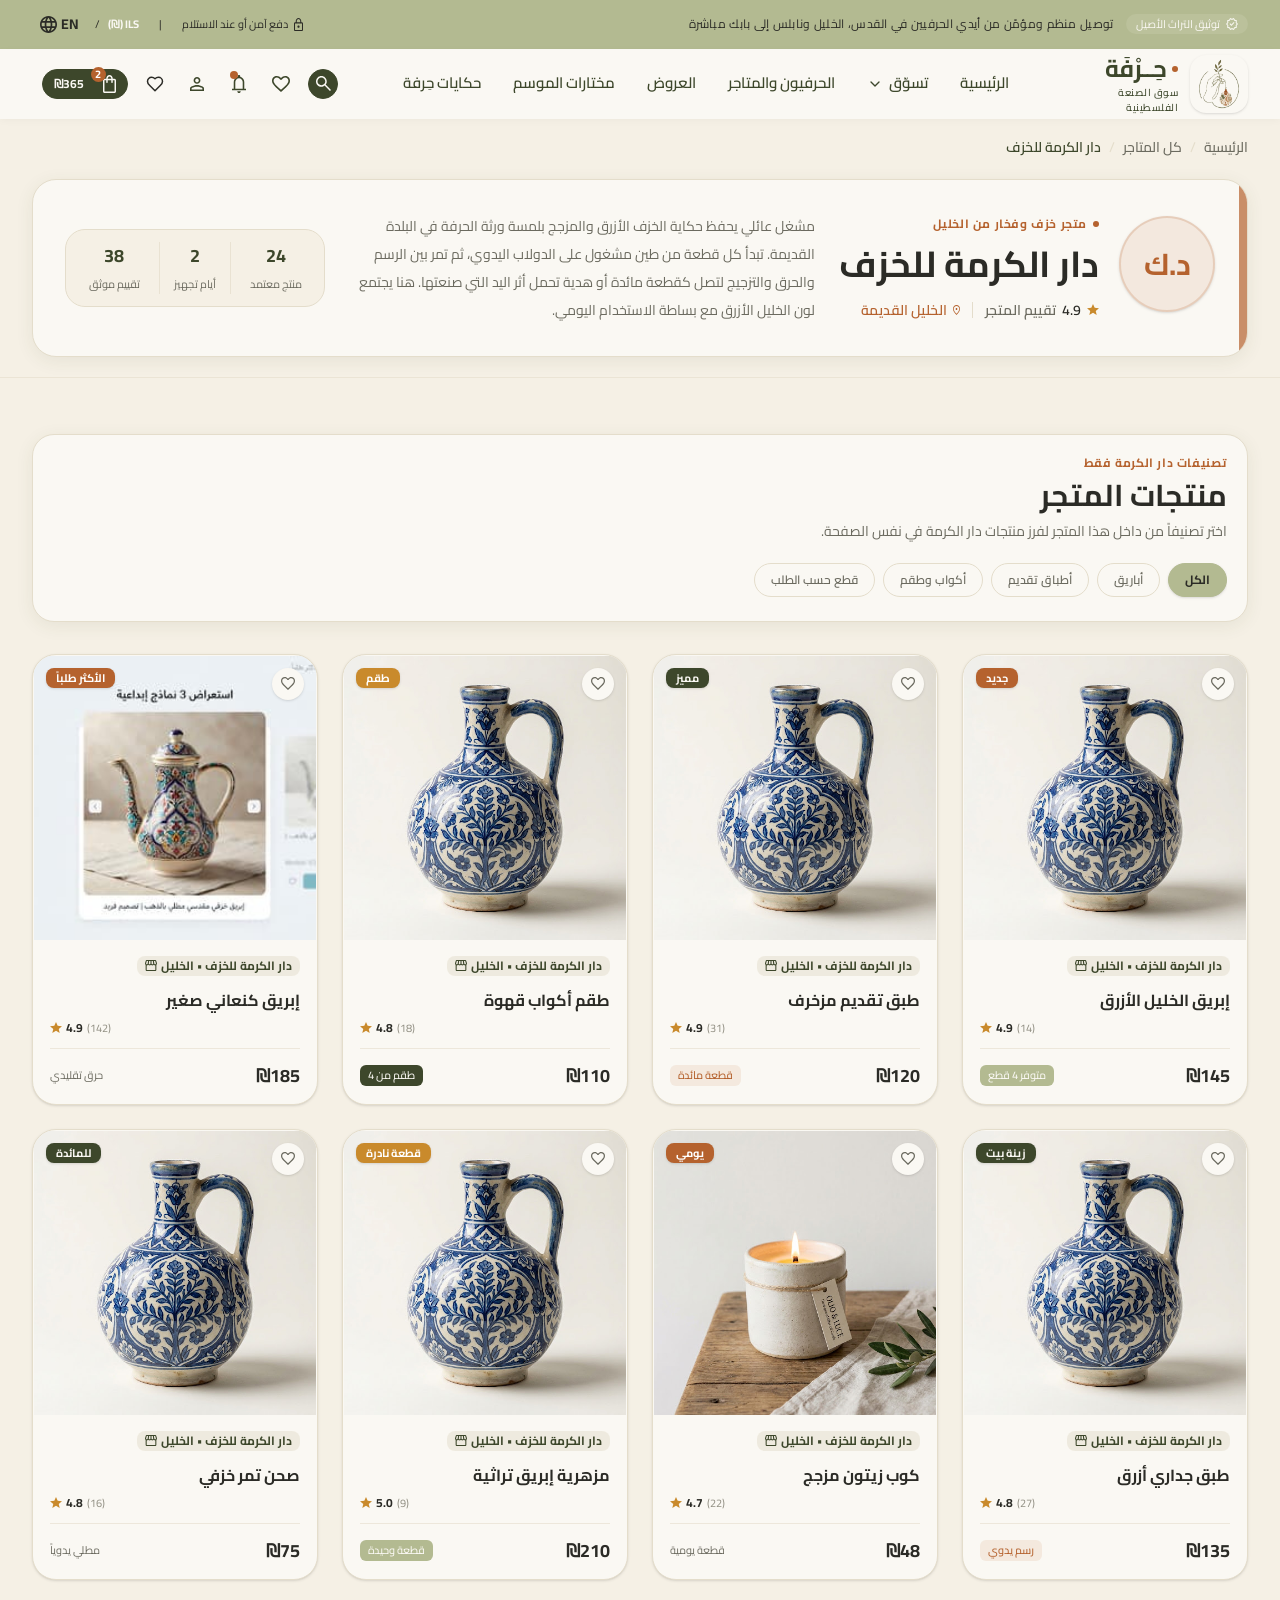
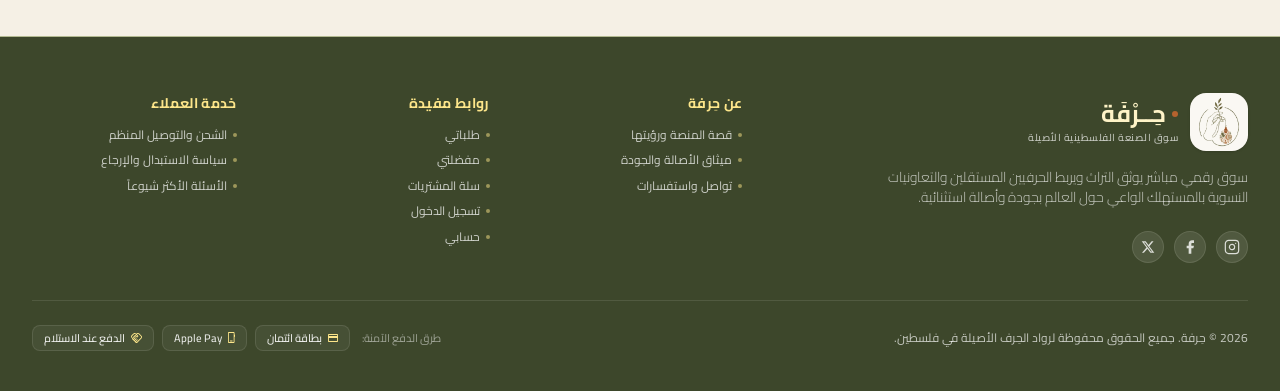
<file: vendor.html>
﻿<!DOCTYPE html>
<html lang="ar" dir="rtl" class="scroll-smooth motion-reduce:scroll-auto">

<head>
  <meta charset="UTF-8">
  <meta name="viewport" content="width=device-width, initial-scale=1.0">
  <meta name="description" content="متجر دار الكرمة للخزف في حِرفة - خزف وفخار فلسطيني من الخليل القديمة">
  <title>دار الكرمة للخزف | حِرفة</title>
  <link rel="preconnect" href="https://fonts.googleapis.com">
  <link rel="preconnect" href="https://fonts.gstatic.com" crossorigin>
  <link
    href="https://fonts.googleapis.com/css2?family=Amiri:ital,wght@0,700;1,400&family=Cairo:wght@300;400;500;600;700&family=Noto+Sans+Arabic:wght@400;500;600;700&display=swap"
    rel="stylesheet">
  <link rel="stylesheet" href="assets/css/output.css">
</head>

<body class="vendor-page overflow-x-hidden bg-canvas font-cairo text-ink antialiased">
  <div id="toast"
    class="fixed start-4 end-4 top-5 z-[100] mx-auto w-fit max-w-[calc(100%-2rem)] -translate-y-24 rounded-lg bg-olive px-5 py-3 text-sm font-semibold text-white shadow-soft transition-transform duration-300"
    role="status"></div>

  <header class="relative z-50 bg-surface" data-node-id="223:3408">
    <aside class="bg-sage px-4 py-2 text-ink lg:px-8" data-node-id="223:3409">
      <div class="mx-auto flex h-[32.667px] max-w-[1280px] items-center justify-center md:justify-between">
        <div class="flex shrink-0 items-center gap-3">
          <div class="flex items-center gap-1.5 rounded-full bg-surface/10 px-2.5 py-0.5">
            <img src="assets/imgs/mcp/header-badge.svg" alt="" class="h-[11.88px] w-[12.441px]">
            <span class="text-[11px] leading-4 text-surface">توثيق التراث الأصيل</span>
          </div>
          <p class="hidden text-xs leading-4 tracking-[.3px] lg:block">توصيل منظم ومؤمّن من أيدي الحرفيين في القدس،
            الخليل ونابلس إلى بابك مباشرة</p>
        </div>
        <div class="hidden shrink-0 items-center gap-5 md:flex">
          <div class="flex items-center gap-1.5">
            <img src="assets/imgs/mcp/header-lock.svg" alt="" class="h-[12.656px] w-[9.687px]">
            <span class="text-[11px] leading-4">دفع آمن أو عند الاستلام</span>
          </div>
          <span class="text-[11px] leading-4">|</span>
          <div class="flex items-center gap-2">
            <span lang="en" class="text-[11px] font-bold leading-4 text-surface">ILS (₪)</span>
            <span class="text-[11px] leading-4">/</span>
            <button id="languageToggle" type="button" class="language-toggle flex items-center gap-1 rounded-lg p-2"
              aria-label="Switch to English">
              <span class="language-label text-sm font-bold leading-[14px]" lang="en">EN</span>
              <img src="assets/imgs/mcp/header-globe.svg" alt="" class="h-[16.667px] w-[16.667px]">
            </button>
          </div>
        </div>
      </div>
    </aside>

    <div class="h-[70px] bg-surface px-4 shadow-[0_2px_7.5px_rgba(43,43,38,.03)] backdrop-blur-[6px] lg:px-8"
      data-node-id="223:3436">
      <div class="mx-auto hidden h-full max-w-[1216px] items-center justify-between py-[10px] lg:flex">
        <a href="index.html" class="flex w-[184px] shrink-0 items-center justify-start gap-3"
          aria-label="حرفة الرئيسية" data-node-id="223:3474">
          <span class="flex h-[58px] w-[58px] items-center justify-center rounded-[16px] bg-surface p-1 shadow-sm"><img
              src="assets/imgs/mcp/header-logo.png" alt="شعار حرفة" class="h-[50px] w-[50px] object-cover"></span>
          <div class="text-start">
            <div class="flex items-center justify-start gap-1.5"><span
                class="h-1.5 w-1.5 rounded-full bg-copper"></span><strong
                class="text-2xl font-bold leading-8 tracking-[-.6px] text-olive">حِــرْفَة</strong></div><small
              class="block text-[10px] font-medium leading-[15px] tracking-[.5px] text-olive">سوق الصنعة
              الفلسطينية</small>
          </div>
        </a>

        <nav class="flex shrink-0 items-center gap-8 text-[15px] font-semibold leading-[22.5px] text-olive"
          data-node-id="223:3463">
          <a href="index.html" class="py-1">الرئيسية</a>

          <div class="mega-menu group relative py-1">
            <button type="button" class="flex items-center gap-1.5" aria-haspopup="true" aria-expanded="false">
              <span>تسوّق</span>
              <i data-lucide="chevron-down" class="h-4 w-4 transition-transform duration-200 group-[.mega-menu-open]:rotate-180"></i>
            </button>
            <div
              class="mega-menu-panel invisible absolute start-0 top-full z-40 mt-2 flex w-[720px] origin-top-start overflow-hidden rounded-2xl border border-line bg-surface opacity-0 shadow-soft transition-[opacity,transform] duration-150 [transform:scale(.97)] group-[.mega-menu-open]:visible group-[.mega-menu-open]:opacity-100 group-[.mega-menu-open]:[transform:scale(1)]">

              <ul class="w-56 shrink-0 border-e border-line bg-canvas/60 p-2">
                <li>
                  <a href="browse.html?category=pottery" data-mega-category="pottery"
                    class="mega-category-trigger group/item flex items-center justify-between rounded-xl px-3 py-3 text-sm font-semibold text-ink [&.mega-category-active]:bg-surface [&.mega-category-active]:text-copper">
                    <span class="flex items-center gap-2.5">
                      <img src="assets/imgs/mcp/category-ceramics.png" alt="" class="h-8 w-8 shrink-0 rounded-lg object-cover">
                      الفخار والخزف
                    </span>
                    <i data-lucide="chevron-left" class="h-4 w-4 shrink-0 text-muted"></i>
                  </a>
                </li>
                <li>
                  <a href="browse.html?category=embroidery" data-mega-category="embroidery"
                    class="mega-category-trigger group/item flex items-center justify-between rounded-xl px-3 py-3 text-sm font-semibold text-ink [&.mega-category-active]:bg-surface [&.mega-category-active]:text-copper">
                    <span class="flex items-center gap-2.5">
                      <img src="assets/imgs/mcp/category-embroidery.png" alt="" class="h-8 w-8 shrink-0 rounded-lg object-cover">
                      التطريز الفلسطيني
                    </span>
                    <i data-lucide="chevron-left" class="h-4 w-4 shrink-0 text-muted"></i>
                  </a>
                </li>
                <li>
                  <a href="browse.html?category=baskets" data-mega-category="baskets"
                    class="mega-category-trigger group/item flex items-center justify-between rounded-xl px-3 py-3 text-sm font-semibold text-ink [&.mega-category-active]:bg-surface [&.mega-category-active]:text-copper">
                    <span class="flex items-center gap-2.5">
                      <img src="assets/imgs/mcp/category-basket.png" alt="" class="h-8 w-8 shrink-0 rounded-lg object-cover">
                      السلال والقش
                    </span>
                    <i data-lucide="chevron-left" class="h-4 w-4 shrink-0 text-muted"></i>
                  </a>
                </li>
                <li>
                  <a href="browse.html?category=candles-soaps" data-mega-category="candles-soaps"
                    class="mega-category-trigger group/item flex items-center justify-between rounded-xl px-3 py-3 text-sm font-semibold text-ink [&.mega-category-active]:bg-surface [&.mega-category-active]:text-copper">
                    <span class="flex items-center gap-2.5">
                      <img src="assets/imgs/mcp/category-candle.png" alt="" class="h-8 w-8 shrink-0 rounded-lg object-cover">
                      الشموع والصابون
                    </span>
                    <i data-lucide="chevron-left" class="h-4 w-4 shrink-0 text-muted"></i>
                  </a>
                </li>
                <li class="mt-1 border-t border-line pt-1">
                  <a href="categories.html" class="block rounded-xl px-3 py-2.5 text-xs font-bold text-olive hover:bg-surface">استعراض جميع الفئات</a>
                </li>
              </ul>

              <div class="relative min-h-[280px] flex-1 p-5">
                <div data-mega-panel="pottery" class="mega-panel grid grid-cols-3 gap-3">
                  <a href="product.html" class="group/card flex flex-col items-center gap-2.5 rounded-xl p-2.5 text-center hover:bg-canvas">
                    <img src="assets/imgs/mcp/popular-pitcher.png" alt="إبريق مقدسي كنعاني أزرق" class="h-20 w-20 shrink-0 rounded-lg bg-white object-contain p-1.5 shadow-sm transition-transform duration-200 group-hover/card:scale-105">
                    <span>
                      <strong class="block text-xs font-bold leading-4 text-ink">إبريق مقدسي كنعاني أزرق</strong>
                      <small class="mt-1 block text-[11px] text-muted">مشغل دار الكرمة</small>
                    </span>
                  </a>
                  <a href="product.html" class="group/card flex flex-col items-center gap-2.5 rounded-xl p-2.5 text-center hover:bg-canvas">
                    <img src="assets/imgs/mcp/season-candle.png" alt="شمعة زيت الزيتون في وعاء فخاري يدوي" class="h-20 w-20 shrink-0 rounded-lg bg-white object-contain p-1.5 shadow-sm transition-transform duration-200 group-hover/card:scale-105">
                    <span>
                      <strong class="block text-xs font-bold leading-4 text-ink">شمعة زيت الزيتون في وعاء فخاري</strong>
                      <small class="mt-1 block text-[11px] text-muted">مشغل الطين الأصيل • الخليل</small>
                    </span>
                  </a>
                  <a href="product.html" class="group/card flex flex-col items-center gap-2.5 rounded-xl p-2.5 text-center hover:bg-canvas">
                    <img src="assets/imgs/mcp/popular-pitcher.png" alt="إبريق مقدسي كنعاني أزرق" class="h-20 w-20 shrink-0 rounded-lg bg-white object-contain p-1.5 shadow-sm transition-transform duration-200 group-hover/card:scale-105">
                    <span>
                      <strong class="block text-xs font-bold leading-4 text-ink">إبريق مقدسي كنعاني أزرق</strong>
                      <small class="mt-1 block text-[11px] text-muted">مشغل دار الكرمة</small>
                    </span>
                  </a>
                  <a href="product.html" class="group/card flex flex-col items-center gap-2.5 rounded-xl p-2.5 text-center hover:bg-canvas">
                    <img src="assets/imgs/mcp/season-candle.png" alt="شمعة زيت الزيتون في وعاء فخاري يدوي" class="h-20 w-20 shrink-0 rounded-lg bg-white object-contain p-1.5 shadow-sm transition-transform duration-200 group-hover/card:scale-105">
                    <span>
                      <strong class="block text-xs font-bold leading-4 text-ink">شمعة زيت الزيتون في وعاء فخاري</strong>
                      <small class="mt-1 block text-[11px] text-muted">مشغل الطين الأصيل • الخليل</small>
                    </span>
                  </a>
                  <a href="product.html" class="group/card flex flex-col items-center gap-2.5 rounded-xl p-2.5 text-center hover:bg-canvas">
                    <img src="assets/imgs/mcp/popular-pitcher.png" alt="إبريق مقدسي كنعاني أزرق" class="h-20 w-20 shrink-0 rounded-lg bg-white object-contain p-1.5 shadow-sm transition-transform duration-200 group-hover/card:scale-105">
                    <span>
                      <strong class="block text-xs font-bold leading-4 text-ink">إبريق مقدسي كنعاني أزرق</strong>
                      <small class="mt-1 block text-[11px] text-muted">مشغل دار الكرمة</small>
                    </span>
                  </a>
                  <a href="product.html" class="group/card flex flex-col items-center gap-2.5 rounded-xl p-2.5 text-center hover:bg-canvas">
                    <img src="assets/imgs/mcp/season-candle.png" alt="شمعة زيت الزيتون في وعاء فخاري يدوي" class="h-20 w-20 shrink-0 rounded-lg bg-white object-contain p-1.5 shadow-sm transition-transform duration-200 group-hover/card:scale-105">
                    <span>
                      <strong class="block text-xs font-bold leading-4 text-ink">شمعة زيت الزيتون في وعاء فخاري</strong>
                      <small class="mt-1 block text-[11px] text-muted">مشغل الطين الأصيل • الخليل</small>
                    </span>
                  </a>
                </div>
                <div data-mega-panel="embroidery" class="mega-panel hidden grid-cols-3 gap-3">
                  <a href="product.html" class="group/card flex flex-col items-center gap-2.5 rounded-xl p-2.5 text-center hover:bg-canvas">
                    <img src="assets/imgs/mcp/popular-cushion.png" alt="وسادة كنعانية محاكة يدوياً" class="h-20 w-20 shrink-0 rounded-lg bg-white object-contain p-1.5 shadow-sm transition-transform duration-200 group-hover/card:scale-105">
                    <span>
                      <strong class="block text-xs font-bold leading-4 text-ink">وسادة كنعانية محاكة يدوياً</strong>
                      <small class="mt-1 block text-[11px] text-muted">سيدات رام الله</small>
                    </span>
                  </a>
                  <a href="product.html" class="group/card flex flex-col items-center gap-2.5 rounded-xl p-2.5 text-center hover:bg-canvas">
                    <img src="assets/imgs/mcp/season-basket.png" alt="سلة قش فلسطينية من الخليل مجدولة يدوياً" class="h-20 w-20 shrink-0 rounded-lg bg-white object-contain p-1.5 shadow-sm transition-transform duration-200 group-hover/card:scale-105">
                    <span>
                      <strong class="block text-xs font-bold leading-4 text-ink">سلة قش فلسطينية من الخليل</strong>
                      <small class="mt-1 block text-[11px] text-muted">جمعية إحسان بيت لحم</small>
                    </span>
                  </a>
                  <a href="product.html" class="group/card flex flex-col items-center gap-2.5 rounded-xl p-2.5 text-center hover:bg-canvas">
                    <img src="assets/imgs/mcp/popular-cushion.png" alt="وسادة كنعانية محاكة يدوياً" class="h-20 w-20 shrink-0 rounded-lg bg-white object-contain p-1.5 shadow-sm transition-transform duration-200 group-hover/card:scale-105">
                    <span>
                      <strong class="block text-xs font-bold leading-4 text-ink">وسادة كنعانية محاكة يدوياً</strong>
                      <small class="mt-1 block text-[11px] text-muted">سيدات رام الله</small>
                    </span>
                  </a>
                  <a href="product.html" class="group/card flex flex-col items-center gap-2.5 rounded-xl p-2.5 text-center hover:bg-canvas">
                    <img src="assets/imgs/mcp/season-basket.png" alt="سلة قش فلسطينية من الخليل مجدولة يدوياً" class="h-20 w-20 shrink-0 rounded-lg bg-white object-contain p-1.5 shadow-sm transition-transform duration-200 group-hover/card:scale-105">
                    <span>
                      <strong class="block text-xs font-bold leading-4 text-ink">سلة قش فلسطينية من الخليل</strong>
                      <small class="mt-1 block text-[11px] text-muted">جمعية إحسان بيت لحم</small>
                    </span>
                  </a>
                  <a href="product.html" class="group/card flex flex-col items-center gap-2.5 rounded-xl p-2.5 text-center hover:bg-canvas">
                    <img src="assets/imgs/mcp/popular-cushion.png" alt="وسادة كنعانية محاكة يدوياً" class="h-20 w-20 shrink-0 rounded-lg bg-white object-contain p-1.5 shadow-sm transition-transform duration-200 group-hover/card:scale-105">
                    <span>
                      <strong class="block text-xs font-bold leading-4 text-ink">وسادة كنعانية محاكة يدوياً</strong>
                      <small class="mt-1 block text-[11px] text-muted">سيدات رام الله</small>
                    </span>
                  </a>
                  <a href="product.html" class="group/card flex flex-col items-center gap-2.5 rounded-xl p-2.5 text-center hover:bg-canvas">
                    <img src="assets/imgs/mcp/season-basket.png" alt="سلة قش فلسطينية من الخليل مجدولة يدوياً" class="h-20 w-20 shrink-0 rounded-lg bg-white object-contain p-1.5 shadow-sm transition-transform duration-200 group-hover/card:scale-105">
                    <span>
                      <strong class="block text-xs font-bold leading-4 text-ink">سلة قش فلسطينية من الخليل</strong>
                      <small class="mt-1 block text-[11px] text-muted">جمعية إحسان بيت لحم</small>
                    </span>
                  </a>
                </div>
                <div data-mega-panel="baskets" class="mega-panel hidden grid-cols-3 gap-3">
                  <a href="product.html" class="group/card flex flex-col items-center gap-2.5 rounded-xl p-2.5 text-center hover:bg-canvas">
                    <img src="assets/imgs/mcp/popular-basket.png" alt="سلة طعام قشية بزخارف ملونة" class="h-20 w-20 shrink-0 rounded-lg bg-white object-contain p-1.5 shadow-sm transition-transform duration-200 group-hover/card:scale-105">
                    <span>
                      <strong class="block text-xs font-bold leading-4 text-ink">سلة طعام قشية بزخارف ملونة</strong>
                      <small class="mt-1 block text-[11px] text-muted">تعاونية الأغوار</small>
                    </span>
                  </a>
                  <a href="product.html" class="group/card flex flex-col items-center gap-2.5 rounded-xl p-2.5 text-center hover:bg-canvas">
                    <img src="assets/imgs/mcp/season-pitcher.png" alt="إبريق فخار مقدسي مزخرف يدوياً" class="h-20 w-20 shrink-0 rounded-lg bg-white object-contain p-1.5 shadow-sm transition-transform duration-200 group-hover/card:scale-105">
                    <span>
                      <strong class="block text-xs font-bold leading-4 text-ink">إبريق فخار مقدسي مزخرف يدوياً</strong>
                      <small class="mt-1 block text-[11px] text-muted">تعاونية سيدات أريحا</small>
                    </span>
                  </a>
                  <a href="product.html" class="group/card flex flex-col items-center gap-2.5 rounded-xl p-2.5 text-center hover:bg-canvas">
                    <img src="assets/imgs/mcp/popular-basket.png" alt="سلة طعام قشية بزخارف ملونة" class="h-20 w-20 shrink-0 rounded-lg bg-white object-contain p-1.5 shadow-sm transition-transform duration-200 group-hover/card:scale-105">
                    <span>
                      <strong class="block text-xs font-bold leading-4 text-ink">سلة طعام قشية بزخارف ملونة</strong>
                      <small class="mt-1 block text-[11px] text-muted">تعاونية الأغوار</small>
                    </span>
                  </a>
                  <a href="product.html" class="group/card flex flex-col items-center gap-2.5 rounded-xl p-2.5 text-center hover:bg-canvas">
                    <img src="assets/imgs/mcp/season-pitcher.png" alt="إبريق فخار مقدسي مزخرف يدوياً" class="h-20 w-20 shrink-0 rounded-lg bg-white object-contain p-1.5 shadow-sm transition-transform duration-200 group-hover/card:scale-105">
                    <span>
                      <strong class="block text-xs font-bold leading-4 text-ink">إبريق فخار مقدسي مزخرف يدوياً</strong>
                      <small class="mt-1 block text-[11px] text-muted">تعاونية سيدات أريحا</small>
                    </span>
                  </a>
                  <a href="product.html" class="group/card flex flex-col items-center gap-2.5 rounded-xl p-2.5 text-center hover:bg-canvas">
                    <img src="assets/imgs/mcp/popular-basket.png" alt="سلة طعام قشية بزخارف ملونة" class="h-20 w-20 shrink-0 rounded-lg bg-white object-contain p-1.5 shadow-sm transition-transform duration-200 group-hover/card:scale-105">
                    <span>
                      <strong class="block text-xs font-bold leading-4 text-ink">سلة طعام قشية بزخارف ملونة</strong>
                      <small class="mt-1 block text-[11px] text-muted">تعاونية الأغوار</small>
                    </span>
                  </a>
                  <a href="product.html" class="group/card flex flex-col items-center gap-2.5 rounded-xl p-2.5 text-center hover:bg-canvas">
                    <img src="assets/imgs/mcp/season-pitcher.png" alt="إبريق فخار مقدسي مزخرف يدوياً" class="h-20 w-20 shrink-0 rounded-lg bg-white object-contain p-1.5 shadow-sm transition-transform duration-200 group-hover/card:scale-105">
                    <span>
                      <strong class="block text-xs font-bold leading-4 text-ink">إبريق فخار مقدسي مزخرف يدوياً</strong>
                      <small class="mt-1 block text-[11px] text-muted">تعاونية سيدات أريحا</small>
                    </span>
                  </a>
                </div>
                <div data-mega-panel="candles-soaps" class="mega-panel hidden grid-cols-3 gap-3">
                  <a href="product.html" class="group/card flex flex-col items-center gap-2.5 rounded-xl p-2.5 text-center hover:bg-canvas">
                    <img src="assets/imgs/mcp/popular-candle.png" alt="شمعة زيت زيتون في فخار ريفي" class="h-20 w-20 shrink-0 rounded-lg bg-white object-contain p-1.5 shadow-sm transition-transform duration-200 group-hover/card:scale-105">
                    <span>
                      <strong class="block text-xs font-bold leading-4 text-ink">شمعة زيت زيتون في فخار ريفي</strong>
                      <small class="mt-1 block text-[11px] text-muted">معصرة برقين</small>
                    </span>
                  </a>
                  <a href="product.html" class="group/card flex flex-col items-center gap-2.5 rounded-xl p-2.5 text-center hover:bg-canvas">
                    <img src="assets/imgs/mcp/season-cushion.png" alt="وسادة تطريز فلسطيني يدوي خيوط حرير" class="h-20 w-20 shrink-0 rounded-lg bg-white object-contain p-1.5 shadow-sm transition-transform duration-200 group-hover/card:scale-105">
                    <span>
                      <strong class="block text-xs font-bold leading-4 text-ink">وسادة تطريز خيوط حرير طبيعي</strong>
                      <small class="mt-1 block text-[11px] text-muted">تعاونية نساء نابلس</small>
                    </span>
                  </a>
                  <a href="product.html" class="group/card flex flex-col items-center gap-2.5 rounded-xl p-2.5 text-center hover:bg-canvas">
                    <img src="assets/imgs/mcp/popular-candle.png" alt="شمعة زيت زيتون في فخار ريفي" class="h-20 w-20 shrink-0 rounded-lg bg-white object-contain p-1.5 shadow-sm transition-transform duration-200 group-hover/card:scale-105">
                    <span>
                      <strong class="block text-xs font-bold leading-4 text-ink">شمعة زيت زيتون في فخار ريفي</strong>
                      <small class="mt-1 block text-[11px] text-muted">معصرة برقين</small>
                    </span>
                  </a>
                  <a href="product.html" class="group/card flex flex-col items-center gap-2.5 rounded-xl p-2.5 text-center hover:bg-canvas">
                    <img src="assets/imgs/mcp/season-cushion.png" alt="وسادة تطريز فلسطيني يدوي خيوط حرير" class="h-20 w-20 shrink-0 rounded-lg bg-white object-contain p-1.5 shadow-sm transition-transform duration-200 group-hover/card:scale-105">
                    <span>
                      <strong class="block text-xs font-bold leading-4 text-ink">وسادة تطريز خيوط حرير طبيعي</strong>
                      <small class="mt-1 block text-[11px] text-muted">تعاونية نساء نابلس</small>
                    </span>
                  </a>
                  <a href="product.html" class="group/card flex flex-col items-center gap-2.5 rounded-xl p-2.5 text-center hover:bg-canvas">
                    <img src="assets/imgs/mcp/popular-candle.png" alt="شمعة زيت زيتون في فخار ريفي" class="h-20 w-20 shrink-0 rounded-lg bg-white object-contain p-1.5 shadow-sm transition-transform duration-200 group-hover/card:scale-105">
                    <span>
                      <strong class="block text-xs font-bold leading-4 text-ink">شمعة زيت زيتون في فخار ريفي</strong>
                      <small class="mt-1 block text-[11px] text-muted">معصرة برقين</small>
                    </span>
                  </a>
                  <a href="product.html" class="group/card flex flex-col items-center gap-2.5 rounded-xl p-2.5 text-center hover:bg-canvas">
                    <img src="assets/imgs/mcp/season-cushion.png" alt="وسادة تطريز فلسطيني يدوي خيوط حرير" class="h-20 w-20 shrink-0 rounded-lg bg-white object-contain p-1.5 shadow-sm transition-transform duration-200 group-hover/card:scale-105">
                    <span>
                      <strong class="block text-xs font-bold leading-4 text-ink">وسادة تطريز خيوط حرير طبيعي</strong>
                      <small class="mt-1 block text-[11px] text-muted">تعاونية نساء نابلس</small>
                    </span>
                  </a>
                </div>
              </div>
            </div>
          </div>

          <a href="vendors.html" class="py-1">الحرفيون والمتاجر</a>
          <a href="browse.html?sale=1" class="py-1">العروض</a>
          <a href="index.html#season" class="py-1">مختارات الموسم</a>
          <a href="index.html#artisans" class="py-1">حكايات حِرفة</a>
        </nav>

        <div class="flex h-[50px] shrink-0 items-center gap-3 p-[10px]" data-node-id="223:3438">
          <button id="searchButton"
            class="flex h-[30px] w-[30px] items-center justify-center overflow-hidden rounded-full border border-olive bg-olive p-px"
            aria-label="بحث"><img src="assets/imgs/mcp/header-search-exact.svg" alt=""
              class="h-[28.667px] w-[14.663px] max-w-none"></button>
          <a href="dashboard/index.html" class="flex h-[30px] w-[30px] items-center justify-center rounded-full" aria-label="الحساب"><img
              src="assets/imgs/mcp/header-user.svg" alt="" class="h-[16.283px] w-[17.875px]"></a>
          <button class="relative flex h-[30px] w-[30px] items-center justify-center rounded-full"
            aria-label="الإشعارات"><img src="assets/imgs/mcp/header-bell.svg" alt=""
              class="h-[17.963px] w-[14.208px]"><span
              class="absolute end-[5.42px] top-[2.33px] h-2 w-2 rounded-full bg-copper"></span></button>
          <button class="flex h-[30px] w-[30px] items-center justify-center rounded-full" aria-label="المشاهدة"><img
              src="assets/imgs/mcp/header-eye.svg" alt="" class="h-[14.032px] w-[14.208px]"></button>
          <a href="dashboard/favorites.html" class="flex h-[30px] w-[30px] items-center justify-center rounded-full" aria-label="مفضلتي"><i data-lucide="heart" class="h-[18px] w-[18px]"></i></a>
          <button id="cartButton"
            class="relative flex h-[30px] w-[86.208px] items-center justify-center gap-2.5 rounded-full border border-olive bg-olive px-[11px] text-surface"
            aria-label="سلة المشتريات">
            <span class="relative"><img src="assets/imgs/mcp/header-cart.svg" alt=""
                class="h-[17.875px] w-[14.208px]"><bdi id="cartCount"
                class="absolute start-[-12px] top-[-7.73px] flex h-[15px] min-w-[15px] items-center justify-center rounded-full bg-copper px-1 text-[11px] font-bold leading-[11px] text-white">2</bdi></span>
            <bdi id="cartTotal" class="w-10 text-start text-xs font-bold leading-3">₪365</bdi>
          </button>
        </div>
      </div>

      <div class="flex h-full items-center justify-between lg:hidden">
        <a href="index.html"
          class="flex h-[52px] w-[52px] items-center justify-center rounded-[16px] bg-surface p-1 shadow-sm"
          aria-label="حرفة الرئيسية"><img src="assets/imgs/mcp/header-logo.png" alt="شعار حرفة"
            class="h-11 w-11 object-cover"></a>
        <div class="flex items-center gap-1"><button type="button"
            class="language-toggle flex h-9 items-center gap-1 rounded-full px-2 text-xs font-bold text-olive"
            aria-label="Switch to English"><span class="language-label" lang="en">EN</span><img
              src="assets/imgs/mcp/header-globe.svg" alt="" class="h-4 w-4"></button><button id="mobileSearchButton"
            class="flex h-9 w-9 items-center justify-center overflow-hidden rounded-full border border-olive bg-olive"
            aria-label="بحث"><img src="assets/imgs/mcp/header-search-exact.svg" alt=""
              class="h-[28.667px] w-[14.663px] max-w-none"></button><button id="menuButton"
            class="flex h-9 w-9 items-center justify-center rounded-full" aria-label="القائمة"><i data-lucide="menu"
              class="h-5 w-5"></i></button></div>
      </div>
    </div>

    <div id="mobileMenu" class="hidden border-t border-line bg-surface px-5 py-4 lg:hidden">
      <nav class="grid gap-1 text-sm font-semibold">
        <a href="index.html" class="py-2">الرئيسية</a>

        <div class="mobile-nav-dropdown">
          <button type="button" class="mobile-nav-dropdown-toggle flex w-full items-center justify-between py-2"
            aria-expanded="false">
            <span>تسوّق</span>
            <i data-lucide="chevron-down" class="h-4 w-4 transition-transform duration-200"></i>
          </button>
          <div class="mobile-nav-dropdown-panel hidden ps-4">
            <a href="browse.html?category=pottery" class="block py-2 text-muted">الفخار والخزف</a>
            <a href="browse.html?category=embroidery" class="block py-2 text-muted">التطريز الفلسطيني</a>
            <a href="browse.html?category=baskets" class="block py-2 text-muted">السلال والقش</a>
            <a href="browse.html?category=candles-soaps" class="block py-2 text-muted">الشموع والصابون</a>
            <a href="categories.html" class="block py-2 font-bold text-olive">استعراض جميع الفئات</a>
          </div>
        </div>

        <a href="vendors.html" class="py-2">الحرفيون والمتاجر</a>
        <a href="browse.html?sale=1" class="py-2">العروض</a>
        <a href="index.html#season" class="py-2">مختارات الموسم</a>
        <a href="index.html#artisans" class="py-2">حكايات حِرفة</a>
        <a href="dashboard/favorites.html" class="py-2">مفضلتي</a>
      </nav>
    </div>
  </header>

  <div id="searchPanel" class="fixed start-0 end-0 top-0 bottom-0 z-[80] hidden bg-ink/50 p-4 backdrop-blur-sm">
    <div class="mx-auto mt-24 max-w-2xl rounded-lg bg-surface p-5 shadow-soft">
      <div class="flex items-center gap-3 border-b border-line pb-4">
        <i data-lucide="search" class="h-5 w-5 text-muted"></i>
        <input id="globalSearch" type="search" placeholder="ابحث عن قطعة، حرفة، أو مشغل..."
          class="w-full bg-transparent text-base outline-none">
        <button id="closeSearch" class="flex h-8 w-8 items-center justify-center rounded-full hover:bg-canvas"
          aria-label="إغلاق"><i data-lucide="x" class="h-4 w-4"></i></button>
      </div>
      <p class="pt-4 text-xs text-muted">جرّب: تطريز، فخار، قش، شموع</p>
    </div>
  </div>

  <main data-vendor-storefront>
    <section class="border-b border-line/60 bg-canvas px-4 py-5 lg:px-8">
      <div class="mx-auto flex max-w-[1216px] flex-col gap-6">
        <nav class="flex flex-wrap items-center gap-2 text-xs font-medium leading-4 text-muted sm:text-sm"
          aria-label="مسار الصفحة">
          <a href="index.html" class="hover:text-olive">الرئيسية</a>
          <span class="text-line">/</span>
          <a href="vendors.html" class="hover:text-olive">كل المتاجر</a>
          <span class="text-line">/</span>
          <span class="font-semibold text-olive">دار الكرمة للخزف</span>
        </nav>

        <section
          class="relative overflow-hidden rounded-[24px] border border-line bg-surface p-5 shadow-card sm:p-6 lg:p-8">
          <div class="absolute start-0 top-0 h-full w-2 bg-copper/70" aria-hidden="true"></div>
          <div class="grid gap-6 lg:grid-cols-[auto_1fr_auto] lg:items-center">
            <div class="flex items-start justify-start gap-4 sm:gap-5">
              <span
                class="flex h-20 w-20 shrink-0 items-center justify-center rounded-full border-2 border-copper/20 bg-copper/10 text-2xl font-bold leading-8 text-copper shadow-sm sm:h-24 sm:w-24 sm:text-[30px]">د.ك</span>
              <div class="min-w-0 flex-1 text-start">
                <p class="flex items-center gap-1.5 text-xs font-bold uppercase leading-4 tracking-[.6px] text-copper">
                  <span class="h-1.5 w-1.5 rounded-full bg-copper"></span>متجر خزف وفخار من الخليل
                </p>
                <h1 class="mt-2 text-[30px] font-bold leading-10 text-ink sm:text-4xl sm:leading-[48px]">دار الكرمة
                  للخزف</h1>
                <div class="mt-3 flex flex-wrap items-center gap-3 text-sm font-semibold text-ink">
                  <span class="flex items-center gap-1.5"><img src="assets/imgs/mcp/arrival-star.svg" alt=""
                      class="h-[11.083px] w-[11.667px]"><bdi>4.9</bdi><span class="text-muted">تقييم المتجر</span></span>
                  <span class="h-4 w-px bg-line" aria-hidden="true"></span>
                  <span class="flex items-center gap-1.5 text-copper"><img src="assets/imgs/mcp/artisan-location.svg"
                      alt="" class="h-[9.752px] w-[7.774px]"><span>الخليل القديمة</span></span>
                </div>
              </div>
            </div>
            <p class="text-start text-sm leading-7 text-muted lg:max-w-[540px]">مشغل عائلي يحفظ حكاية الخزف الأزرق
              والمزجج بلمسة ورثة الحرفة في البلدة القديمة. تبدأ كل قطعة من طين مشغول على الدولاب اليدوي، ثم تمر بين
              الرسم والحرق والتزجيج لتصل كقطعة مائدة أو هدية تحمل أثر اليد التي صنعتها. هنا يجتمع لون الخليل الأزرق مع
              بساطة الاستخدام اليومي.</p>
            <div class="grid grid-cols-3 gap-2 rounded-[20px] border border-line bg-canvas p-3 text-center lg:w-[260px]">
              <div>
                <bdi class="block text-lg font-bold leading-7 text-olive">24</bdi>
                <span class="text-[11px] leading-4 text-muted">منتج معتمد</span>
              </div>
              <div class="border-s border-e border-line/70">
                <bdi class="block text-lg font-bold leading-7 text-olive">2</bdi>
                <span class="text-[11px] leading-4 text-muted">أيام تجهيز</span>
              </div>
              <div>
                <bdi class="block text-lg font-bold leading-7 text-olive">38</bdi>
                <span class="text-[11px] leading-4 text-muted">تقييم موثق</span>
              </div>
            </div>
          </div>
        </section>
      </div>
    </section>

    <section class="bg-canvas px-4 py-10 sm:py-14 lg:px-8">
      <div
        class="reveal opacity-100 translate-y-0 transition-[opacity,transform] duration-[650ms] ease-out sm:translate-y-[22px] sm:opacity-0 motion-reduce:sm:translate-y-0 motion-reduce:sm:opacity-100 mx-auto flex max-w-[1216px] flex-col gap-7 sm:gap-8">
        <div class="flex flex-col gap-5 rounded-[22px] border border-line bg-surface p-4 shadow-card sm:p-5">
          <div class="flex flex-col items-start gap-1.5 text-start">
            <p class="text-xs font-bold uppercase leading-4 tracking-[.6px] text-copper">تصنيفات دار الكرمة فقط</p>
            <h2 class="text-[26px] font-bold leading-9 text-ink sm:text-[30px]">منتجات المتجر</h2>
            <p class="text-sm leading-6 text-muted">اختر تصنيفاً من داخل هذا المتجر لفرز منتجات دار الكرمة في نفس
              الصفحة.</p>
          </div>
          <div
            class="hide-scrollbar flex max-w-full flex-nowrap gap-2 overflow-x-auto pb-1 [scrollbar-width:none] [&::-webkit-scrollbar]:hidden">
            <button type="button" aria-pressed="true"
              class="vendor-category-chip shrink-0 rounded-full border border-sage bg-sage px-4 py-2 text-xs font-bold leading-4 text-ink shadow-sm"
              data-filter="all">الكل</button>
            <button type="button" aria-pressed="false"
              class="vendor-category-chip shrink-0 rounded-full border border-line bg-surface px-4 py-2 text-xs font-semibold leading-4 text-muted"
              data-filter="pitchers">أباريق</button>
            <button type="button" aria-pressed="false"
              class="vendor-category-chip shrink-0 rounded-full border border-line bg-surface px-4 py-2 text-xs font-semibold leading-4 text-muted"
              data-filter="plates">أطباق تقديم</button>
            <button type="button" aria-pressed="false"
              class="vendor-category-chip shrink-0 rounded-full border border-line bg-surface px-4 py-2 text-xs font-semibold leading-4 text-muted"
              data-filter="cups">أكواب وطقم</button>
            <button type="button" aria-pressed="false"
              class="vendor-category-chip shrink-0 rounded-full border border-line bg-surface px-4 py-2 text-xs font-semibold leading-4 text-muted"
              data-filter="custom">قطع حسب الطلب</button>
          </div>
        </div>

        <div data-vendor-product-grid class="grid grid-cols-1 gap-5 sm:grid-cols-2 lg:grid-cols-4 lg:gap-6">
          <article
            class="product-card [&_img]:transition-transform [&_img]:duration-500 [&_img]:ease-out hover:[&_img]:scale-[1.045] group flex h-[451px] flex-col overflow-hidden rounded-[24px] border border-line bg-surface p-px shadow-sm"
            data-category="pitchers" data-name="إبريق الخليل الأزرق">
            <div class="relative h-[284px] shrink-0 overflow-hidden bg-canvas"><img src="assets/imgs/mcp/arrival-pitcher.png"
                alt="إبريق خزفي أزرق من دار الكرمة"
                class="h-full w-full object-cover"><span
                class="absolute end-3 top-3 rounded-lg bg-copper px-2.5 py-0.5 text-[11px] font-bold leading-[16.5px] text-white shadow-sm">جديد</span><button
                class="favorite absolute start-3 top-3 flex h-8 w-8 items-center justify-center rounded-full bg-surface shadow-sm"
                aria-label="إضافة إبريق الخليل الأزرق للمفضلة"><img src="assets/imgs/mcp/arrival-heart.svg" alt=""
                  class="h-[13.323px] w-[14.625px]"></button><button
                class="add-cart absolute start-3 end-3 bottom-3 flex translate-y-0 items-center justify-center gap-2 rounded-[16px] bg-sage px-4 py-2.5 text-xs font-bold opacity-100 shadow-md transition-all sm:translate-y-2 sm:opacity-0 group-hover:translate-y-0 group-hover:opacity-100"
                data-price="145"><span>إضافة إلى السلة</span><img src="assets/imgs/mcp/arrival-cart.svg" alt=""
                  class="h-[13.103px] w-[12.918px]"></button></div>
            <div class="flex min-h-0 flex-1 flex-col p-4">
              <div class="flex justify-start pb-3"><span
                  class="flex items-center gap-1 rounded-lg bg-line/50 px-2 py-0.5 text-xs font-bold leading-4 text-olive">دار
                  الكرمة للخزف • الخليل<img src="assets/imgs/mcp/arrival-shop.svg" alt=""
                    class="h-[10.354px] w-[11.584px]"></span></div>
              <a href="product.html"><h3 class="pb-2 text-start text-base font-bold leading-6">إبريق الخليل الأزرق</h3></a>
              <div class="flex items-center justify-end gap-1 pb-3"><span
                  class="text-[11px] leading-4 text-[#918f83]">(<bdi>14</bdi>)</span><bdi
                  class="text-xs font-bold leading-4">4.9</bdi><img src="assets/imgs/mcp/arrival-star.svg" alt=""
                  class="h-[11.083px] w-[11.667px]"></div>
              <div class="mt-auto flex items-center justify-between border-t border-line/60 pt-[13px]"><bdi
                  class="text-lg font-bold leading-7">₪145</bdi><span
                  class="rounded-md bg-sage px-2 py-0.5 text-[11px] font-medium leading-[16.5px] text-surface">متوفر
                  <bdi>4</bdi> قطع</span></div>
            </div>
          </article>

          <article
            class="product-card [&_img]:transition-transform [&_img]:duration-500 [&_img]:ease-out hover:[&_img]:scale-[1.045] group flex h-[451px] flex-col overflow-hidden rounded-[24px] border border-line bg-surface p-px shadow-sm"
            data-category="plates" data-name="طبق تقديم مزخرف">
            <div class="relative h-[284px] shrink-0 overflow-hidden bg-canvas"><img src="assets/imgs/mcp/category-ceramics.png"
                alt="طبق خزفي مزخرف من دار الكرمة"
                class="h-full w-full object-cover"><span
                class="absolute end-3 top-3 rounded-lg bg-olive px-2.5 py-0.5 text-[11px] font-bold leading-[16.5px] text-surface shadow-sm">مميز</span><button
                class="favorite absolute start-3 top-3 flex h-8 w-8 items-center justify-center rounded-full bg-surface shadow-sm"
                aria-label="إضافة طبق التقديم للمفضلة"><img src="assets/imgs/mcp/arrival-heart.svg" alt=""
                  class="h-[13.323px] w-[14.625px]"></button><button
                class="add-cart absolute start-3 end-3 bottom-3 flex translate-y-0 items-center justify-center gap-2 rounded-[16px] bg-sage px-4 py-2.5 text-xs font-bold opacity-100 shadow-md transition-all sm:translate-y-2 sm:opacity-0 group-hover:translate-y-0 group-hover:opacity-100"
                data-price="120"><span>إضافة إلى السلة</span><img src="assets/imgs/mcp/arrival-cart.svg" alt=""
                  class="h-[13.103px] w-[12.918px]"></button></div>
            <div class="flex min-h-0 flex-1 flex-col p-4">
              <div class="flex justify-start pb-3"><span
                  class="flex items-center gap-1 rounded-lg bg-line/50 px-2 py-0.5 text-xs font-bold leading-4 text-olive">دار
                  الكرمة للخزف • الخليل<img src="assets/imgs/mcp/arrival-shop.svg" alt=""
                    class="h-[10.354px] w-[11.584px]"></span></div>
              <a href="product.html"><h3 class="pb-2 text-start text-base font-bold leading-6">طبق تقديم مزخرف</h3></a>
              <div class="flex items-center justify-end gap-1 pb-3"><span
                  class="text-[11px] leading-4 text-[#918f83]">(<bdi>31</bdi>)</span><bdi
                  class="text-xs font-bold leading-4">4.9</bdi><img src="assets/imgs/mcp/arrival-star.svg" alt=""
                  class="h-[11.083px] w-[11.667px]"></div>
              <div class="mt-auto flex items-center justify-between border-t border-line/60 pt-[13px]"><bdi
                  class="text-lg font-bold leading-7">₪120</bdi><span
                  class="rounded-md bg-copper/10 px-2 py-0.5 text-[11px] font-medium leading-[16.5px] text-copper">قطعة
                  مائدة</span></div>
            </div>
          </article>

          <article
            class="product-card [&_img]:transition-transform [&_img]:duration-500 [&_img]:ease-out hover:[&_img]:scale-[1.045] group flex h-[451px] flex-col overflow-hidden rounded-[24px] border border-line bg-surface p-px shadow-sm"
            data-category="cups" data-name="طقم أكواب قهوة">
            <div class="relative h-[284px] shrink-0 overflow-hidden bg-canvas"><img src="assets/imgs/mcp/season-pitcher.png"
                alt="طقم أكواب خزفية مزخرفة"
                class="h-full w-full object-cover"><span
                class="absolute end-3 top-3 rounded-lg bg-gold px-2.5 py-0.5 text-[11px] font-bold leading-[16.5px] text-white shadow-sm">طقم</span><button
                class="favorite absolute start-3 top-3 flex h-8 w-8 items-center justify-center rounded-full bg-surface shadow-sm"
                aria-label="إضافة طقم الأكواب للمفضلة"><img src="assets/imgs/mcp/arrival-heart.svg" alt=""
                  class="h-[13.323px] w-[14.625px]"></button><button
                class="add-cart absolute start-3 end-3 bottom-3 flex translate-y-0 items-center justify-center gap-2 rounded-[16px] bg-sage px-4 py-2.5 text-xs font-bold opacity-100 shadow-md transition-all sm:translate-y-2 sm:opacity-0 group-hover:translate-y-0 group-hover:opacity-100"
                data-price="110"><span>إضافة إلى السلة</span><img src="assets/imgs/mcp/arrival-cart.svg" alt=""
                  class="h-[13.103px] w-[12.918px]"></button></div>
            <div class="flex min-h-0 flex-1 flex-col p-4">
              <div class="flex justify-start pb-3"><span
                  class="flex items-center gap-1 rounded-lg bg-line/50 px-2 py-0.5 text-xs font-bold leading-4 text-olive">دار
                  الكرمة للخزف • الخليل<img src="assets/imgs/mcp/arrival-shop.svg" alt=""
                    class="h-[10.354px] w-[11.584px]"></span></div>
              <a href="product.html"><h3 class="pb-2 text-start text-base font-bold leading-6">طقم أكواب قهوة</h3></a>
              <div class="flex items-center justify-end gap-1 pb-3"><span
                  class="text-[11px] leading-4 text-[#918f83]">(<bdi>18</bdi>)</span><bdi
                  class="text-xs font-bold leading-4">4.8</bdi><img src="assets/imgs/mcp/arrival-star.svg" alt=""
                  class="h-[11.083px] w-[11.667px]"></div>
              <div class="mt-auto flex items-center justify-between border-t border-line/60 pt-[13px]"><bdi
                  class="text-lg font-bold leading-7">₪110</bdi><span
                  class="rounded-md bg-olive px-2 py-0.5 text-[11px] font-medium leading-[16.5px] text-surface">طقم من
                  <bdi>4</bdi></span></div>
            </div>
          </article>

          <article
            class="product-card [&_img]:transition-transform [&_img]:duration-500 [&_img]:ease-out hover:[&_img]:scale-[1.045] group flex h-[451px] flex-col overflow-hidden rounded-[24px] border border-line bg-surface p-px shadow-sm"
            data-category="pitchers" data-name="إبريق كنعاني صغير">
            <div class="relative h-[284px] shrink-0 overflow-hidden bg-canvas"><img src="assets/imgs/mcp/popular-pitcher.png"
                alt="إبريق كنعاني صغير"
                class="h-full w-full object-cover"><span
                class="absolute end-3 top-3 rounded-lg bg-copper px-2.5 py-0.5 text-[11px] font-bold leading-[16.5px] text-white shadow-sm">الأكثر
                طلباً</span><button
                class="favorite absolute start-3 top-3 flex h-8 w-8 items-center justify-center rounded-full bg-surface shadow-sm"
                aria-label="إضافة الإبريق الصغير للمفضلة"><img src="assets/imgs/mcp/arrival-heart.svg" alt=""
                  class="h-[13.323px] w-[14.625px]"></button><button
                class="add-cart absolute start-3 end-3 bottom-3 flex translate-y-0 items-center justify-center gap-2 rounded-[16px] bg-sage px-4 py-2.5 text-xs font-bold opacity-100 shadow-md transition-all sm:translate-y-2 sm:opacity-0 group-hover:translate-y-0 group-hover:opacity-100"
                data-price="185"><span>إضافة إلى السلة</span><img src="assets/imgs/mcp/arrival-cart.svg" alt=""
                  class="h-[13.103px] w-[12.918px]"></button></div>
            <div class="flex min-h-0 flex-1 flex-col p-4">
              <div class="flex justify-start pb-3"><span
                  class="flex items-center gap-1 rounded-lg bg-line/50 px-2 py-0.5 text-xs font-bold leading-4 text-olive">دار
                  الكرمة للخزف • الخليل<img src="assets/imgs/mcp/arrival-shop.svg" alt=""
                    class="h-[10.354px] w-[11.584px]"></span></div>
              <a href="product.html"><h3 class="pb-2 text-start text-base font-bold leading-6">إبريق كنعاني صغير</h3></a>
              <div class="flex items-center justify-end gap-1 pb-3"><span
                  class="text-[11px] leading-4 text-[#918f83]">(<bdi>142</bdi>)</span><bdi
                  class="text-xs font-bold leading-4">4.9</bdi><img src="assets/imgs/mcp/arrival-star.svg" alt=""
                  class="h-[11.083px] w-[11.667px]"></div>
              <div class="mt-auto flex items-center justify-between border-t border-line/60 pt-[13px]"><bdi
                  class="text-lg font-bold leading-7">₪185</bdi><span
                  class="text-[11px] leading-[16.5px] text-muted">حرق تقليدي</span></div>
            </div>
          </article>

          <article
            class="product-card [&_img]:transition-transform [&_img]:duration-500 [&_img]:ease-out hover:[&_img]:scale-[1.045] group flex h-[451px] flex-col overflow-hidden rounded-[24px] border border-line bg-surface p-px shadow-sm"
            data-category="plates" data-name="طبق جداري أزرق">
            <div class="relative h-[284px] shrink-0 overflow-hidden bg-canvas"><img src="assets/imgs/mcp/category-ceramics.png"
                alt="طبق جداري أزرق"
                class="h-full w-full object-cover"><span
                class="absolute end-3 top-3 rounded-lg bg-olive px-2.5 py-0.5 text-[11px] font-bold leading-[16.5px] text-surface shadow-sm">زينة
                بيت</span><button
                class="favorite absolute start-3 top-3 flex h-8 w-8 items-center justify-center rounded-full bg-surface shadow-sm"
                aria-label="إضافة الطبق الجداري للمفضلة"><img src="assets/imgs/mcp/arrival-heart.svg" alt=""
                  class="h-[13.323px] w-[14.625px]"></button><button
                class="add-cart absolute start-3 end-3 bottom-3 flex translate-y-0 items-center justify-center gap-2 rounded-[16px] bg-sage px-4 py-2.5 text-xs font-bold opacity-100 shadow-md transition-all sm:translate-y-2 sm:opacity-0 group-hover:translate-y-0 group-hover:opacity-100"
                data-price="135"><span>إضافة إلى السلة</span><img src="assets/imgs/mcp/arrival-cart.svg" alt=""
                  class="h-[13.103px] w-[12.918px]"></button></div>
            <div class="flex min-h-0 flex-1 flex-col p-4">
              <div class="flex justify-start pb-3"><span
                  class="flex items-center gap-1 rounded-lg bg-line/50 px-2 py-0.5 text-xs font-bold leading-4 text-olive">دار
                  الكرمة للخزف • الخليل<img src="assets/imgs/mcp/arrival-shop.svg" alt=""
                    class="h-[10.354px] w-[11.584px]"></span></div>
              <a href="product.html"><h3 class="pb-2 text-start text-base font-bold leading-6">طبق جداري أزرق</h3></a>
              <div class="flex items-center justify-end gap-1 pb-3"><span
                  class="text-[11px] leading-4 text-[#918f83]">(<bdi>27</bdi>)</span><bdi
                  class="text-xs font-bold leading-4">4.8</bdi><img src="assets/imgs/mcp/arrival-star.svg" alt=""
                  class="h-[11.083px] w-[11.667px]"></div>
              <div class="mt-auto flex items-center justify-between border-t border-line/60 pt-[13px]"><bdi
                  class="text-lg font-bold leading-7">₪135</bdi><span
                  class="rounded-md bg-copper/10 px-2 py-0.5 text-[11px] font-medium leading-[16.5px] text-copper">رسم
                  يدوي</span></div>
            </div>
          </article>

          <article
            class="product-card [&_img]:transition-transform [&_img]:duration-500 [&_img]:ease-out hover:[&_img]:scale-[1.045] group flex h-[451px] flex-col overflow-hidden rounded-[24px] border border-line bg-surface p-px shadow-sm"
            data-category="cups" data-name="كوب زيتون مزجج">
            <div class="relative h-[284px] shrink-0 overflow-hidden bg-canvas"><img src="assets/imgs/mcp/season-candle.png"
                alt="كوب خزفي مزجج من دار الكرمة"
                class="h-full w-full object-cover"><span
                class="absolute end-3 top-3 rounded-lg bg-copper px-2.5 py-0.5 text-[11px] font-bold leading-[16.5px] text-white shadow-sm">يومي</span><button
                class="favorite absolute start-3 top-3 flex h-8 w-8 items-center justify-center rounded-full bg-surface shadow-sm"
                aria-label="إضافة الكوب المزجج للمفضلة"><img src="assets/imgs/mcp/arrival-heart.svg" alt=""
                  class="h-[13.323px] w-[14.625px]"></button><button
                class="add-cart absolute start-3 end-3 bottom-3 flex translate-y-0 items-center justify-center gap-2 rounded-[16px] bg-sage px-4 py-2.5 text-xs font-bold opacity-100 shadow-md transition-all sm:translate-y-2 sm:opacity-0 group-hover:translate-y-0 group-hover:opacity-100"
                data-price="48"><span>إضافة إلى السلة</span><img src="assets/imgs/mcp/arrival-cart.svg" alt=""
                  class="h-[13.103px] w-[12.918px]"></button></div>
            <div class="flex min-h-0 flex-1 flex-col p-4">
              <div class="flex justify-start pb-3"><span
                  class="flex items-center gap-1 rounded-lg bg-line/50 px-2 py-0.5 text-xs font-bold leading-4 text-olive">دار
                  الكرمة للخزف • الخليل<img src="assets/imgs/mcp/arrival-shop.svg" alt=""
                    class="h-[10.354px] w-[11.584px]"></span></div>
              <a href="product.html"><h3 class="pb-2 text-start text-base font-bold leading-6">كوب زيتون مزجج</h3></a>
              <div class="flex items-center justify-end gap-1 pb-3"><span
                  class="text-[11px] leading-4 text-[#918f83]">(<bdi>22</bdi>)</span><bdi
                  class="text-xs font-bold leading-4">4.7</bdi><img src="assets/imgs/mcp/arrival-star.svg" alt=""
                  class="h-[11.083px] w-[11.667px]"></div>
              <div class="mt-auto flex items-center justify-between border-t border-line/60 pt-[13px]"><bdi
                  class="text-lg font-bold leading-7">₪48</bdi><span
                  class="text-[11px] leading-[16.5px] text-muted">قطعة يومية</span></div>
            </div>
          </article>

          <article
            class="product-card [&_img]:transition-transform [&_img]:duration-500 [&_img]:ease-out hover:[&_img]:scale-[1.045] group flex h-[451px] flex-col overflow-hidden rounded-[24px] border border-line bg-surface p-px shadow-sm"
            data-category="pitchers" data-name="مزهرية إبريق تراثية">
            <div class="relative h-[284px] shrink-0 overflow-hidden bg-canvas"><img src="assets/imgs/mcp/season-pitcher.png"
                alt="مزهرية خزفية على هيئة إبريق"
                class="h-full w-full object-cover"><span
                class="absolute end-3 top-3 rounded-lg bg-gold px-2.5 py-0.5 text-[11px] font-bold leading-[16.5px] text-white shadow-sm">قطعة
                نادرة</span><button
                class="favorite absolute start-3 top-3 flex h-8 w-8 items-center justify-center rounded-full bg-surface shadow-sm"
                aria-label="إضافة المزهرية التراثية للمفضلة"><img src="assets/imgs/mcp/arrival-heart.svg" alt=""
                  class="h-[13.323px] w-[14.625px]"></button><button
                class="add-cart absolute start-3 end-3 bottom-3 flex translate-y-0 items-center justify-center gap-2 rounded-[16px] bg-sage px-4 py-2.5 text-xs font-bold opacity-100 shadow-md transition-all sm:translate-y-2 sm:opacity-0 group-hover:translate-y-0 group-hover:opacity-100"
                data-price="210"><span>إضافة إلى السلة</span><img src="assets/imgs/mcp/arrival-cart.svg" alt=""
                  class="h-[13.103px] w-[12.918px]"></button></div>
            <div class="flex min-h-0 flex-1 flex-col p-4">
              <div class="flex justify-start pb-3"><span
                  class="flex items-center gap-1 rounded-lg bg-line/50 px-2 py-0.5 text-xs font-bold leading-4 text-olive">دار
                  الكرمة للخزف • الخليل<img src="assets/imgs/mcp/arrival-shop.svg" alt=""
                    class="h-[10.354px] w-[11.584px]"></span></div>
              <a href="product.html"><h3 class="pb-2 text-start text-base font-bold leading-6">مزهرية إبريق تراثية</h3></a>
              <div class="flex items-center justify-end gap-1 pb-3"><span
                  class="text-[11px] leading-4 text-[#918f83]">(<bdi>9</bdi>)</span><bdi
                  class="text-xs font-bold leading-4">5.0</bdi><img src="assets/imgs/mcp/arrival-star.svg" alt=""
                  class="h-[11.083px] w-[11.667px]"></div>
              <div class="mt-auto flex items-center justify-between border-t border-line/60 pt-[13px]"><bdi
                  class="text-lg font-bold leading-7">₪210</bdi><span
                  class="rounded-md bg-sage px-2 py-0.5 text-[11px] font-medium leading-[16.5px] text-surface">قطعة
                  وحيدة</span></div>
            </div>
          </article>

          <article
            class="product-card [&_img]:transition-transform [&_img]:duration-500 [&_img]:ease-out hover:[&_img]:scale-[1.045] group flex h-[451px] flex-col overflow-hidden rounded-[24px] border border-line bg-surface p-px shadow-sm"
            data-category="plates" data-name="صحن تمر خزفي">
            <div class="relative h-[284px] shrink-0 overflow-hidden bg-canvas"><img src="assets/imgs/mcp/arrival-pitcher.png"
                alt="صحن تمر خزفي مطلي"
                class="h-full w-full object-cover"><span
                class="absolute end-3 top-3 rounded-lg bg-olive px-2.5 py-0.5 text-[11px] font-bold leading-[16.5px] text-surface shadow-sm">للمائدة</span><button
                class="favorite absolute start-3 top-3 flex h-8 w-8 items-center justify-center rounded-full bg-surface shadow-sm"
                aria-label="إضافة صحن التمر للمفضلة"><img src="assets/imgs/mcp/arrival-heart.svg" alt=""
                  class="h-[13.323px] w-[14.625px]"></button><button
                class="add-cart absolute start-3 end-3 bottom-3 flex translate-y-0 items-center justify-center gap-2 rounded-[16px] bg-sage px-4 py-2.5 text-xs font-bold opacity-100 shadow-md transition-all sm:translate-y-2 sm:opacity-0 group-hover:translate-y-0 group-hover:opacity-100"
                data-price="75"><span>إضافة إلى السلة</span><img src="assets/imgs/mcp/arrival-cart.svg" alt=""
                  class="h-[13.103px] w-[12.918px]"></button></div>
            <div class="flex min-h-0 flex-1 flex-col p-4">
              <div class="flex justify-start pb-3"><span
                  class="flex items-center gap-1 rounded-lg bg-line/50 px-2 py-0.5 text-xs font-bold leading-4 text-olive">دار
                  الكرمة للخزف • الخليل<img src="assets/imgs/mcp/arrival-shop.svg" alt=""
                    class="h-[10.354px] w-[11.584px]"></span></div>
              <a href="product.html"><h3 class="pb-2 text-start text-base font-bold leading-6">صحن تمر خزفي</h3></a>
              <div class="flex items-center justify-end gap-1 pb-3"><span
                  class="text-[11px] leading-4 text-[#918f83]">(<bdi>16</bdi>)</span><bdi
                  class="text-xs font-bold leading-4">4.8</bdi><img src="assets/imgs/mcp/arrival-star.svg" alt=""
                  class="h-[11.083px] w-[11.667px]"></div>
              <div class="mt-auto flex items-center justify-between border-t border-line/60 pt-[13px]"><bdi
                  class="text-lg font-bold leading-7">₪75</bdi><span
                  class="text-[11px] leading-[16.5px] text-muted">مطلي يدوياً</span></div>
            </div>
          </article>
        </div>

        <div data-vendor-empty-state
          class="hidden rounded-[22px] border border-line bg-surface p-8 text-center shadow-card sm:p-10">
          <span class="mx-auto flex h-14 w-14 items-center justify-center rounded-full bg-copper/10 text-copper">
            <i data-lucide="package-search" class="h-7 w-7"></i>
          </span>
          <h2 class="mt-4 text-[22px] font-semibold leading-8 text-ink">لا توجد منتجات ضمن هذا التصنيف حالياً لدى هذا
            المشغل</h2>
          <p class="mx-auto mt-2 max-w-md text-sm leading-6 text-muted">يمكنك العودة إلى كل منتجات دار الكرمة أو متابعة
            التصنيفات المتاحة حالياً.</p>
        </div>
      </div>
    </section>
  </main>

  <footer class="border-t border-sage bg-olive text-white lg:h-[355px]" data-node-id="223:964">
    <div class="mx-auto flex w-full max-w-[1280px] flex-col gap-9 px-4 pb-8 pt-10 sm:gap-12 sm:pb-10 sm:pt-14 lg:px-8"
      data-node-id="223:965">
      <div class="grid w-full grid-cols-2 gap-x-6 gap-y-9 sm:gap-10 lg:h-[159px] lg:grid-cols-5 lg:gap-12"
        data-node-id="223:966">
        <div class="col-span-2 flex flex-col items-start gap-4 text-start lg:col-span-2" data-node-id="223:967">
          <div class="flex w-full items-center justify-start gap-3" data-node-id="223:968">
            <span
              class="flex h-[58px] w-[58px] shrink-0 items-center justify-center rounded-[16px] bg-surface p-1 shadow-sm"><img
                src="assets/imgs/mcp/footer-logo.png" alt="شعار حِرفة" class="h-[50px] w-[50px] object-cover"></span>
            <div class="flex flex-col items-start">
              <div class="flex items-center justify-start gap-1.5"><i
                  class="h-1.5 w-1.5 rounded-full bg-copper"></i><strong
                  class="text-2xl font-bold leading-8 text-[#fef3c7]">حِــرْفَة</strong></div>
              <p class="text-[10px] font-medium uppercase leading-[15px] tracking-[.5px] text-white/70">سوق الصنعة
                الفلسطينية الأصيلة</p>
            </div>
          </div>
          <p class="w-full max-w-[384px] text-start text-sm font-light leading-5 text-white/75">سوق رقمي مباشر يوثق
            التراث ويربط الحرفيين المستقلين والتعاونيات النسوية بالمستهلك الواعي حول العالم بجودة وأصالة استثنائية.</p>
          <div class="flex w-full items-center justify-start gap-2.5 pt-2">
            <a href="#" class="flex h-8 w-8 items-center justify-center rounded-full border border-surface/10 bg-surface/10"
              aria-label="انستغرام"><img src="assets/imgs/mcp/footer-instagram.svg" alt="" class="h-4 w-4"></a>
            <a href="#" class="flex h-8 w-8 items-center justify-center rounded-full border border-surface/10 bg-surface/10"
              aria-label="فيسبوك"><img src="assets/imgs/mcp/footer-facebook.svg" alt="" class="h-4 w-4"></a>
            <a href="#" class="flex h-8 w-8 items-center justify-center rounded-full border border-surface/10 bg-surface/10"
              aria-label="اكس"><img src="assets/imgs/mcp/footer-x.svg" alt="" class="h-[14px] w-[14px]"></a>
          </div>
        </div>
        <div class="flex flex-col items-start gap-[14px] text-start" data-node-id="223:991">
          <h3 class="w-full text-start text-sm font-bold leading-5 tracking-[.35px] text-[#fde68a]">عن حِرفة</h3>
          <ul class="flex w-full flex-col gap-[9.5px] text-xs leading-4 text-white/75">
            <li><a href="#" class="flex items-center justify-start gap-1.5"><i
                  class="h-1 w-1 rounded-full bg-[#fde68a]/50"></i><span>قصة المنصة ورؤيتها</span></a></li>
            <li><a href="#" class="flex items-center justify-start gap-1.5"><i
                  class="h-1 w-1 rounded-full bg-[#fde68a]/50"></i><span>ميثاق الأصالة والجودة</span></a></li>
            <li><a href="#" class="flex items-center justify-start gap-1.5"><i
                  class="h-1 w-1 rounded-full bg-[#fde68a]/50"></i><span>تواصل واستفسارات</span></a></li>
          </ul>
        </div>
        <div class="flex flex-col items-start gap-[14px] text-start" data-node-id="223:1004">
          <h3 class="w-full text-start text-sm font-bold leading-5 tracking-[.35px] text-[#fde68a]">روابط مفيدة</h3>
          <ul class="flex w-full flex-col gap-[9.5px] text-xs leading-4 text-white/75">
            <li><a href="dashboard/orders.html" class="flex items-center justify-start gap-1.5"><i
                  class="h-1 w-1 rounded-full bg-[#fde68a]/50"></i><span>طلباتي</span></a></li>
            <li><a href="dashboard/favorites.html" class="flex items-center justify-start gap-1.5"><i
                  class="h-1 w-1 rounded-full bg-[#fde68a]/50"></i><span>مفضلتي</span></a></li>
            <li><a href="cart.html" class="flex items-center justify-start gap-1.5"><i
                  class="h-1 w-1 rounded-full bg-[#fde68a]/50"></i><span>سلة المشتريات</span></a></li>
            <li><a href="login.html" class="flex items-center justify-start gap-1.5"><i
                  class="h-1 w-1 rounded-full bg-[#fde68a]/50"></i><span>تسجيل الدخول</span></a></li>
            <li><a href="dashboard/index.html" class="flex items-center justify-start gap-1.5"><i
                  class="h-1 w-1 rounded-full bg-[#fde68a]/50"></i><span>حسابي</span></a></li>
          </ul>
        </div>
        <div class="flex flex-col items-start gap-[14px] text-start" data-node-id="223:1017">
          <h3 class="w-full text-start text-sm font-bold leading-5 tracking-[.35px] text-[#fde68a]">خدمة العملاء</h3>
          <ul class="flex w-full flex-col gap-[9.5px] text-xs leading-4 text-white/75">
            <li><a href="#" class="flex items-center justify-start gap-1.5"><i
                  class="h-1 w-1 rounded-full bg-[#fde68a]/50"></i><span>الشحن والتوصيل المنظم</span></a></li>
            <li><a href="#" class="flex items-center justify-start gap-1.5"><i
                  class="h-1 w-1 rounded-full bg-[#fde68a]/50"></i><span>سياسة الاستبدال والإرجاع</span></a></li>
            <li><a href="#" class="flex items-center justify-start gap-1.5"><i
                  class="h-1 w-1 rounded-full bg-[#fde68a]/50"></i><span>الأسئلة الأكثر شيوعاً</span></a></li>
          </ul>
        </div>
      </div>
      <div
        class="flex w-full flex-col gap-5 border-t border-surface/10 pt-6 sm:flex-row sm:items-center sm:justify-between"
        data-node-id="223:1030">
        <p class="text-start text-xs leading-4 text-white/70"><bdi>© 2026</bdi> حِرفة. جميع الحقوق محفوظة لرواد الحِرف
          الأصيلة في فلسطين.</p>
        <div class="flex flex-col items-start gap-3 text-[11px] leading-4 sm:flex-row sm:flex-wrap sm:items-center">
          <span class="text-white/50">طرق الدفع الآمنة:</span>
          <div class="flex flex-wrap items-center gap-2">
            <span
              class="flex h-[26px] items-center gap-1.5 rounded-lg border border-surface/10 bg-surface/5 px-[11px] font-medium text-white/90"><img
                src="assets/imgs/mcp/footer-card.svg" alt="" class="h-[7.75px] w-[9.75px]"><span>بطاقة
                ائتمان</span></span>
            <span
              class="flex h-[26px] items-center gap-1.5 rounded-lg border border-surface/10 bg-surface/5 px-[11px] font-medium text-white/90"><img
                src="assets/imgs/mcp/footer-apple.svg" alt="" class="h-[10.75px] w-[7.25px]"><span lang="en">Apple
                Pay</span></span>
            <span
              class="flex h-[26px] items-center gap-1.5 rounded-lg border border-surface/10 bg-surface/5 px-[11px] font-medium text-white/90"><img
                src="assets/imgs/mcp/footer-cod.svg" alt="" class="h-[9.745px] w-[10.756px]"><span>الدفع عند
                الاستلام</span></span>
          </div>
        </div>
      </div>
    </div>
  </footer>
  <script src="assets/js/vendor/jquery.min.js" defer></script>
  <script src="assets/js/vendor/lucide.min.js" defer></script>
  <script src="assets/js/app.js" defer></script>
</body>

</html>
</file>
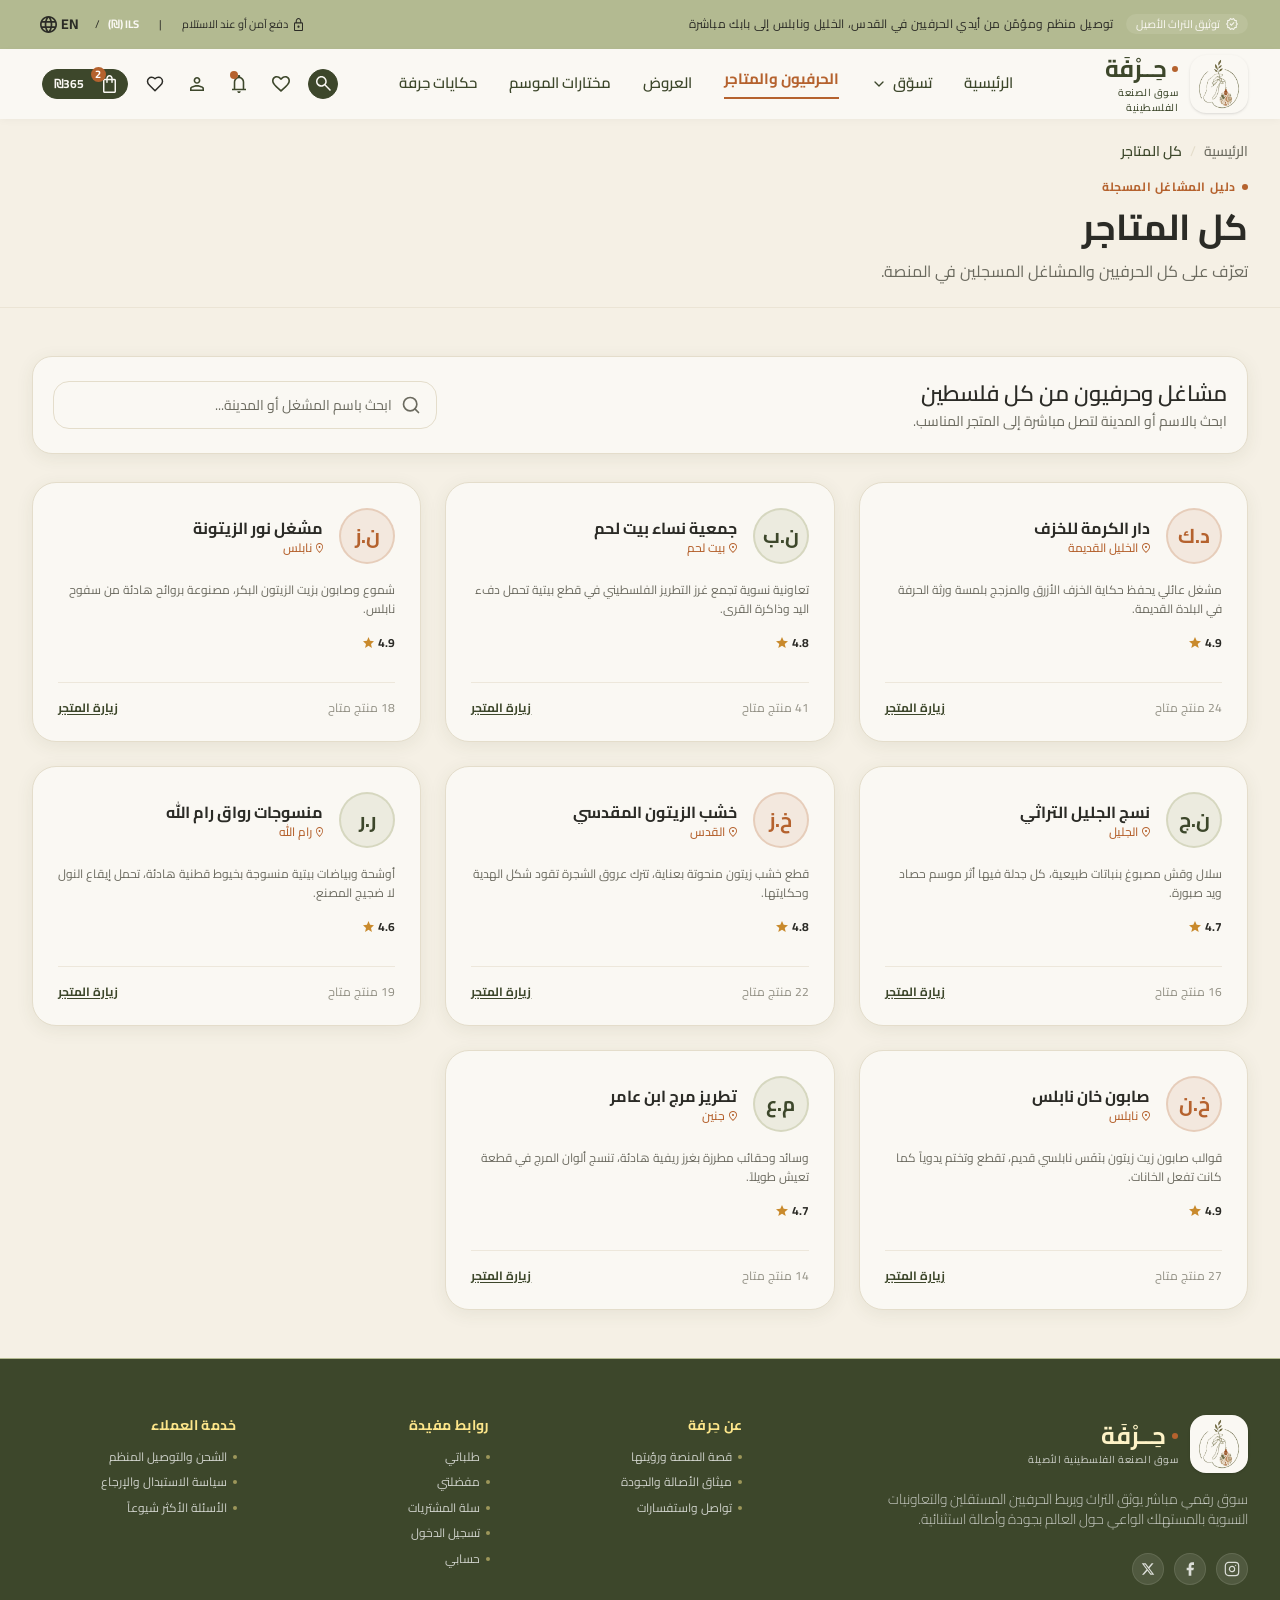
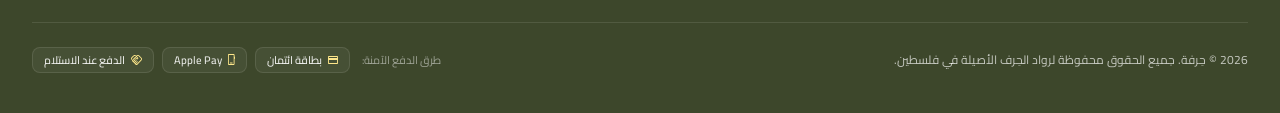
<file: vendors.html>
﻿<!DOCTYPE html>
<html lang="ar" dir="rtl" class="scroll-smooth motion-reduce:scroll-auto">

<head>
  <meta charset="UTF-8">
  <meta name="viewport" content="width=device-width, initial-scale=1.0">
  <meta name="description" content="كل المتاجر في حِرفة - دليل الحرفيين والمشاغل الفلسطينية المسجلة">
  <title>كل المتاجر | حِرفة</title>
  <link rel="preconnect" href="https://fonts.googleapis.com">
  <link rel="preconnect" href="https://fonts.gstatic.com" crossorigin>
  <link
    href="https://fonts.googleapis.com/css2?family=Amiri:ital,wght@0,700;1,400&family=Cairo:wght@300;400;500;600;700&family=Noto+Sans+Arabic:wght@400;500;600;700&display=swap"
    rel="stylesheet">
  <link rel="stylesheet" href="assets/css/output.css">
</head>

<body class="vendors-page overflow-x-hidden bg-canvas font-cairo text-ink antialiased">
  <div id="toast"
    class="fixed start-4 end-4 top-5 z-[100] mx-auto w-fit max-w-[calc(100%-2rem)] -translate-y-24 rounded-lg bg-olive px-5 py-3 text-sm font-semibold text-white shadow-soft transition-transform duration-300"
    role="status"></div>

  <header class="relative z-50 bg-surface" data-node-id="223:3408">
    <aside class="bg-sage px-4 py-2 text-ink lg:px-8" data-node-id="223:3409">
      <div class="mx-auto flex h-[32.667px] max-w-[1280px] items-center justify-center md:justify-between">
        <div class="flex shrink-0 items-center gap-3">
          <div class="flex items-center gap-1.5 rounded-full bg-surface/10 px-2.5 py-0.5">
            <img src="assets/imgs/mcp/header-badge.svg" alt="" class="h-[11.88px] w-[12.441px]">
            <span class="text-[11px] leading-4 text-surface">توثيق التراث الأصيل</span>
          </div>
          <p class="hidden text-xs leading-4 tracking-[.3px] lg:block">توصيل منظم ومؤمّن من أيدي الحرفيين في القدس،
            الخليل ونابلس إلى بابك مباشرة</p>
        </div>
        <div class="hidden shrink-0 items-center gap-5 md:flex">
          <div class="flex items-center gap-1.5">
            <img src="assets/imgs/mcp/header-lock.svg" alt="" class="h-[12.656px] w-[9.687px]">
            <span class="text-[11px] leading-4">دفع آمن أو عند الاستلام</span>
          </div>
          <span class="text-[11px] leading-4">|</span>
          <div class="flex items-center gap-2">
            <span lang="en" class="text-[11px] font-bold leading-4 text-surface">ILS (₪)</span>
            <span class="text-[11px] leading-4">/</span>
            <button id="languageToggle" type="button" class="language-toggle flex items-center gap-1 rounded-lg p-2"
              aria-label="Switch to English">
              <span class="language-label text-sm font-bold leading-[14px]" lang="en">EN</span>
              <img src="assets/imgs/mcp/header-globe.svg" alt="" class="h-[16.667px] w-[16.667px]">
            </button>
          </div>
        </div>
      </div>
    </aside>

    <div class="h-[70px] bg-surface px-4 shadow-[0_2px_7.5px_rgba(43,43,38,.03)] backdrop-blur-[6px] lg:px-8"
      data-node-id="223:3436">
      <div class="mx-auto hidden h-full max-w-[1216px] items-center justify-between py-[10px] lg:flex">
        <a href="index.html" class="flex w-[184px] shrink-0 items-center justify-start gap-3"
          aria-label="حرفة الرئيسية" data-node-id="223:3474">
          <span class="flex h-[58px] w-[58px] items-center justify-center rounded-[16px] bg-surface p-1 shadow-sm"><img
              src="assets/imgs/mcp/header-logo.png" alt="شعار حرفة" class="h-[50px] w-[50px] object-cover"></span>
          <div class="text-start">
            <div class="flex items-center justify-start gap-1.5"><span
                class="h-1.5 w-1.5 rounded-full bg-copper"></span><strong
                class="text-2xl font-bold leading-8 tracking-[-.6px] text-olive">حِــرْفَة</strong></div><small
              class="block text-[10px] font-medium leading-[15px] tracking-[.5px] text-olive">سوق الصنعة
              الفلسطينية</small>
          </div>
        </a>

        <nav class="flex shrink-0 items-center gap-8 text-[15px] font-semibold leading-[22.5px] text-olive"
          data-node-id="223:3463">
          <a href="index.html" class="py-1">الرئيسية</a>

          <div class="mega-menu group relative py-1">
            <button type="button" class="flex items-center gap-1.5" aria-haspopup="true" aria-expanded="false">
              <span>تسوّق</span>
              <i data-lucide="chevron-down" class="h-4 w-4 transition-transform duration-200 group-[.mega-menu-open]:rotate-180"></i>
            </button>
            <div
              class="mega-menu-panel invisible absolute start-0 top-full z-40 mt-2 flex w-[720px] origin-top-start overflow-hidden rounded-2xl border border-line bg-surface opacity-0 shadow-soft transition-[opacity,transform] duration-150 [transform:scale(.97)] group-[.mega-menu-open]:visible group-[.mega-menu-open]:opacity-100 group-[.mega-menu-open]:[transform:scale(1)]">

              <ul class="w-56 shrink-0 border-e border-line bg-canvas/60 p-2">
                <li>
                  <a href="browse.html?category=pottery" data-mega-category="pottery"
                    class="mega-category-trigger group/item flex items-center justify-between rounded-xl px-3 py-3 text-sm font-semibold text-ink [&.mega-category-active]:bg-surface [&.mega-category-active]:text-copper">
                    <span class="flex items-center gap-2.5">
                      <img src="assets/imgs/mcp/category-ceramics.png" alt="" class="h-8 w-8 shrink-0 rounded-lg object-cover">
                      الفخار والخزف
                    </span>
                    <i data-lucide="chevron-left" class="h-4 w-4 shrink-0 text-muted"></i>
                  </a>
                </li>
                <li>
                  <a href="browse.html?category=embroidery" data-mega-category="embroidery"
                    class="mega-category-trigger group/item flex items-center justify-between rounded-xl px-3 py-3 text-sm font-semibold text-ink [&.mega-category-active]:bg-surface [&.mega-category-active]:text-copper">
                    <span class="flex items-center gap-2.5">
                      <img src="assets/imgs/mcp/category-embroidery.png" alt="" class="h-8 w-8 shrink-0 rounded-lg object-cover">
                      التطريز الفلسطيني
                    </span>
                    <i data-lucide="chevron-left" class="h-4 w-4 shrink-0 text-muted"></i>
                  </a>
                </li>
                <li>
                  <a href="browse.html?category=baskets" data-mega-category="baskets"
                    class="mega-category-trigger group/item flex items-center justify-between rounded-xl px-3 py-3 text-sm font-semibold text-ink [&.mega-category-active]:bg-surface [&.mega-category-active]:text-copper">
                    <span class="flex items-center gap-2.5">
                      <img src="assets/imgs/mcp/category-basket.png" alt="" class="h-8 w-8 shrink-0 rounded-lg object-cover">
                      السلال والقش
                    </span>
                    <i data-lucide="chevron-left" class="h-4 w-4 shrink-0 text-muted"></i>
                  </a>
                </li>
                <li>
                  <a href="browse.html?category=candles-soaps" data-mega-category="candles-soaps"
                    class="mega-category-trigger group/item flex items-center justify-between rounded-xl px-3 py-3 text-sm font-semibold text-ink [&.mega-category-active]:bg-surface [&.mega-category-active]:text-copper">
                    <span class="flex items-center gap-2.5">
                      <img src="assets/imgs/mcp/category-candle.png" alt="" class="h-8 w-8 shrink-0 rounded-lg object-cover">
                      الشموع والصابون
                    </span>
                    <i data-lucide="chevron-left" class="h-4 w-4 shrink-0 text-muted"></i>
                  </a>
                </li>
                <li class="mt-1 border-t border-line pt-1">
                  <a href="categories.html" class="block rounded-xl px-3 py-2.5 text-xs font-bold text-olive hover:bg-surface">استعراض جميع الفئات</a>
                </li>
              </ul>

              <div class="relative min-h-[280px] flex-1 p-5">
                <div data-mega-panel="pottery" class="mega-panel grid grid-cols-3 gap-3">
                  <a href="product.html" class="group/card flex flex-col items-center gap-2.5 rounded-xl p-2.5 text-center hover:bg-canvas">
                    <img src="assets/imgs/mcp/popular-pitcher.png" alt="إبريق مقدسي كنعاني أزرق" class="h-20 w-20 shrink-0 rounded-lg bg-white object-contain p-1.5 shadow-sm transition-transform duration-200 group-hover/card:scale-105">
                    <span>
                      <strong class="block text-xs font-bold leading-4 text-ink">إبريق مقدسي كنعاني أزرق</strong>
                      <small class="mt-1 block text-[11px] text-muted">مشغل دار الكرمة</small>
                    </span>
                  </a>
                  <a href="product.html" class="group/card flex flex-col items-center gap-2.5 rounded-xl p-2.5 text-center hover:bg-canvas">
                    <img src="assets/imgs/mcp/season-candle.png" alt="شمعة زيت الزيتون في وعاء فخاري يدوي" class="h-20 w-20 shrink-0 rounded-lg bg-white object-contain p-1.5 shadow-sm transition-transform duration-200 group-hover/card:scale-105">
                    <span>
                      <strong class="block text-xs font-bold leading-4 text-ink">شمعة زيت الزيتون في وعاء فخاري</strong>
                      <small class="mt-1 block text-[11px] text-muted">مشغل الطين الأصيل • الخليل</small>
                    </span>
                  </a>
                  <a href="product.html" class="group/card flex flex-col items-center gap-2.5 rounded-xl p-2.5 text-center hover:bg-canvas">
                    <img src="assets/imgs/mcp/popular-pitcher.png" alt="إبريق مقدسي كنعاني أزرق" class="h-20 w-20 shrink-0 rounded-lg bg-white object-contain p-1.5 shadow-sm transition-transform duration-200 group-hover/card:scale-105">
                    <span>
                      <strong class="block text-xs font-bold leading-4 text-ink">إبريق مقدسي كنعاني أزرق</strong>
                      <small class="mt-1 block text-[11px] text-muted">مشغل دار الكرمة</small>
                    </span>
                  </a>
                  <a href="product.html" class="group/card flex flex-col items-center gap-2.5 rounded-xl p-2.5 text-center hover:bg-canvas">
                    <img src="assets/imgs/mcp/season-candle.png" alt="شمعة زيت الزيتون في وعاء فخاري يدوي" class="h-20 w-20 shrink-0 rounded-lg bg-white object-contain p-1.5 shadow-sm transition-transform duration-200 group-hover/card:scale-105">
                    <span>
                      <strong class="block text-xs font-bold leading-4 text-ink">شمعة زيت الزيتون في وعاء فخاري</strong>
                      <small class="mt-1 block text-[11px] text-muted">مشغل الطين الأصيل • الخليل</small>
                    </span>
                  </a>
                  <a href="product.html" class="group/card flex flex-col items-center gap-2.5 rounded-xl p-2.5 text-center hover:bg-canvas">
                    <img src="assets/imgs/mcp/popular-pitcher.png" alt="إبريق مقدسي كنعاني أزرق" class="h-20 w-20 shrink-0 rounded-lg bg-white object-contain p-1.5 shadow-sm transition-transform duration-200 group-hover/card:scale-105">
                    <span>
                      <strong class="block text-xs font-bold leading-4 text-ink">إبريق مقدسي كنعاني أزرق</strong>
                      <small class="mt-1 block text-[11px] text-muted">مشغل دار الكرمة</small>
                    </span>
                  </a>
                  <a href="product.html" class="group/card flex flex-col items-center gap-2.5 rounded-xl p-2.5 text-center hover:bg-canvas">
                    <img src="assets/imgs/mcp/season-candle.png" alt="شمعة زيت الزيتون في وعاء فخاري يدوي" class="h-20 w-20 shrink-0 rounded-lg bg-white object-contain p-1.5 shadow-sm transition-transform duration-200 group-hover/card:scale-105">
                    <span>
                      <strong class="block text-xs font-bold leading-4 text-ink">شمعة زيت الزيتون في وعاء فخاري</strong>
                      <small class="mt-1 block text-[11px] text-muted">مشغل الطين الأصيل • الخليل</small>
                    </span>
                  </a>
                </div>
                <div data-mega-panel="embroidery" class="mega-panel hidden grid-cols-3 gap-3">
                  <a href="product.html" class="group/card flex flex-col items-center gap-2.5 rounded-xl p-2.5 text-center hover:bg-canvas">
                    <img src="assets/imgs/mcp/popular-cushion.png" alt="وسادة كنعانية محاكة يدوياً" class="h-20 w-20 shrink-0 rounded-lg bg-white object-contain p-1.5 shadow-sm transition-transform duration-200 group-hover/card:scale-105">
                    <span>
                      <strong class="block text-xs font-bold leading-4 text-ink">وسادة كنعانية محاكة يدوياً</strong>
                      <small class="mt-1 block text-[11px] text-muted">سيدات رام الله</small>
                    </span>
                  </a>
                  <a href="product.html" class="group/card flex flex-col items-center gap-2.5 rounded-xl p-2.5 text-center hover:bg-canvas">
                    <img src="assets/imgs/mcp/season-basket.png" alt="سلة قش فلسطينية من الخليل مجدولة يدوياً" class="h-20 w-20 shrink-0 rounded-lg bg-white object-contain p-1.5 shadow-sm transition-transform duration-200 group-hover/card:scale-105">
                    <span>
                      <strong class="block text-xs font-bold leading-4 text-ink">سلة قش فلسطينية من الخليل</strong>
                      <small class="mt-1 block text-[11px] text-muted">جمعية إحسان بيت لحم</small>
                    </span>
                  </a>
                  <a href="product.html" class="group/card flex flex-col items-center gap-2.5 rounded-xl p-2.5 text-center hover:bg-canvas">
                    <img src="assets/imgs/mcp/popular-cushion.png" alt="وسادة كنعانية محاكة يدوياً" class="h-20 w-20 shrink-0 rounded-lg bg-white object-contain p-1.5 shadow-sm transition-transform duration-200 group-hover/card:scale-105">
                    <span>
                      <strong class="block text-xs font-bold leading-4 text-ink">وسادة كنعانية محاكة يدوياً</strong>
                      <small class="mt-1 block text-[11px] text-muted">سيدات رام الله</small>
                    </span>
                  </a>
                  <a href="product.html" class="group/card flex flex-col items-center gap-2.5 rounded-xl p-2.5 text-center hover:bg-canvas">
                    <img src="assets/imgs/mcp/season-basket.png" alt="سلة قش فلسطينية من الخليل مجدولة يدوياً" class="h-20 w-20 shrink-0 rounded-lg bg-white object-contain p-1.5 shadow-sm transition-transform duration-200 group-hover/card:scale-105">
                    <span>
                      <strong class="block text-xs font-bold leading-4 text-ink">سلة قش فلسطينية من الخليل</strong>
                      <small class="mt-1 block text-[11px] text-muted">جمعية إحسان بيت لحم</small>
                    </span>
                  </a>
                  <a href="product.html" class="group/card flex flex-col items-center gap-2.5 rounded-xl p-2.5 text-center hover:bg-canvas">
                    <img src="assets/imgs/mcp/popular-cushion.png" alt="وسادة كنعانية محاكة يدوياً" class="h-20 w-20 shrink-0 rounded-lg bg-white object-contain p-1.5 shadow-sm transition-transform duration-200 group-hover/card:scale-105">
                    <span>
                      <strong class="block text-xs font-bold leading-4 text-ink">وسادة كنعانية محاكة يدوياً</strong>
                      <small class="mt-1 block text-[11px] text-muted">سيدات رام الله</small>
                    </span>
                  </a>
                  <a href="product.html" class="group/card flex flex-col items-center gap-2.5 rounded-xl p-2.5 text-center hover:bg-canvas">
                    <img src="assets/imgs/mcp/season-basket.png" alt="سلة قش فلسطينية من الخليل مجدولة يدوياً" class="h-20 w-20 shrink-0 rounded-lg bg-white object-contain p-1.5 shadow-sm transition-transform duration-200 group-hover/card:scale-105">
                    <span>
                      <strong class="block text-xs font-bold leading-4 text-ink">سلة قش فلسطينية من الخليل</strong>
                      <small class="mt-1 block text-[11px] text-muted">جمعية إحسان بيت لحم</small>
                    </span>
                  </a>
                </div>
                <div data-mega-panel="baskets" class="mega-panel hidden grid-cols-3 gap-3">
                  <a href="product.html" class="group/card flex flex-col items-center gap-2.5 rounded-xl p-2.5 text-center hover:bg-canvas">
                    <img src="assets/imgs/mcp/popular-basket.png" alt="سلة طعام قشية بزخارف ملونة" class="h-20 w-20 shrink-0 rounded-lg bg-white object-contain p-1.5 shadow-sm transition-transform duration-200 group-hover/card:scale-105">
                    <span>
                      <strong class="block text-xs font-bold leading-4 text-ink">سلة طعام قشية بزخارف ملونة</strong>
                      <small class="mt-1 block text-[11px] text-muted">تعاونية الأغوار</small>
                    </span>
                  </a>
                  <a href="product.html" class="group/card flex flex-col items-center gap-2.5 rounded-xl p-2.5 text-center hover:bg-canvas">
                    <img src="assets/imgs/mcp/season-pitcher.png" alt="إبريق فخار مقدسي مزخرف يدوياً" class="h-20 w-20 shrink-0 rounded-lg bg-white object-contain p-1.5 shadow-sm transition-transform duration-200 group-hover/card:scale-105">
                    <span>
                      <strong class="block text-xs font-bold leading-4 text-ink">إبريق فخار مقدسي مزخرف يدوياً</strong>
                      <small class="mt-1 block text-[11px] text-muted">تعاونية سيدات أريحا</small>
                    </span>
                  </a>
                  <a href="product.html" class="group/card flex flex-col items-center gap-2.5 rounded-xl p-2.5 text-center hover:bg-canvas">
                    <img src="assets/imgs/mcp/popular-basket.png" alt="سلة طعام قشية بزخارف ملونة" class="h-20 w-20 shrink-0 rounded-lg bg-white object-contain p-1.5 shadow-sm transition-transform duration-200 group-hover/card:scale-105">
                    <span>
                      <strong class="block text-xs font-bold leading-4 text-ink">سلة طعام قشية بزخارف ملونة</strong>
                      <small class="mt-1 block text-[11px] text-muted">تعاونية الأغوار</small>
                    </span>
                  </a>
                  <a href="product.html" class="group/card flex flex-col items-center gap-2.5 rounded-xl p-2.5 text-center hover:bg-canvas">
                    <img src="assets/imgs/mcp/season-pitcher.png" alt="إبريق فخار مقدسي مزخرف يدوياً" class="h-20 w-20 shrink-0 rounded-lg bg-white object-contain p-1.5 shadow-sm transition-transform duration-200 group-hover/card:scale-105">
                    <span>
                      <strong class="block text-xs font-bold leading-4 text-ink">إبريق فخار مقدسي مزخرف يدوياً</strong>
                      <small class="mt-1 block text-[11px] text-muted">تعاونية سيدات أريحا</small>
                    </span>
                  </a>
                  <a href="product.html" class="group/card flex flex-col items-center gap-2.5 rounded-xl p-2.5 text-center hover:bg-canvas">
                    <img src="assets/imgs/mcp/popular-basket.png" alt="سلة طعام قشية بزخارف ملونة" class="h-20 w-20 shrink-0 rounded-lg bg-white object-contain p-1.5 shadow-sm transition-transform duration-200 group-hover/card:scale-105">
                    <span>
                      <strong class="block text-xs font-bold leading-4 text-ink">سلة طعام قشية بزخارف ملونة</strong>
                      <small class="mt-1 block text-[11px] text-muted">تعاونية الأغوار</small>
                    </span>
                  </a>
                  <a href="product.html" class="group/card flex flex-col items-center gap-2.5 rounded-xl p-2.5 text-center hover:bg-canvas">
                    <img src="assets/imgs/mcp/season-pitcher.png" alt="إبريق فخار مقدسي مزخرف يدوياً" class="h-20 w-20 shrink-0 rounded-lg bg-white object-contain p-1.5 shadow-sm transition-transform duration-200 group-hover/card:scale-105">
                    <span>
                      <strong class="block text-xs font-bold leading-4 text-ink">إبريق فخار مقدسي مزخرف يدوياً</strong>
                      <small class="mt-1 block text-[11px] text-muted">تعاونية سيدات أريحا</small>
                    </span>
                  </a>
                </div>
                <div data-mega-panel="candles-soaps" class="mega-panel hidden grid-cols-3 gap-3">
                  <a href="product.html" class="group/card flex flex-col items-center gap-2.5 rounded-xl p-2.5 text-center hover:bg-canvas">
                    <img src="assets/imgs/mcp/popular-candle.png" alt="شمعة زيت زيتون في فخار ريفي" class="h-20 w-20 shrink-0 rounded-lg bg-white object-contain p-1.5 shadow-sm transition-transform duration-200 group-hover/card:scale-105">
                    <span>
                      <strong class="block text-xs font-bold leading-4 text-ink">شمعة زيت زيتون في فخار ريفي</strong>
                      <small class="mt-1 block text-[11px] text-muted">معصرة برقين</small>
                    </span>
                  </a>
                  <a href="product.html" class="group/card flex flex-col items-center gap-2.5 rounded-xl p-2.5 text-center hover:bg-canvas">
                    <img src="assets/imgs/mcp/season-cushion.png" alt="وسادة تطريز فلسطيني يدوي خيوط حرير" class="h-20 w-20 shrink-0 rounded-lg bg-white object-contain p-1.5 shadow-sm transition-transform duration-200 group-hover/card:scale-105">
                    <span>
                      <strong class="block text-xs font-bold leading-4 text-ink">وسادة تطريز خيوط حرير طبيعي</strong>
                      <small class="mt-1 block text-[11px] text-muted">تعاونية نساء نابلس</small>
                    </span>
                  </a>
                  <a href="product.html" class="group/card flex flex-col items-center gap-2.5 rounded-xl p-2.5 text-center hover:bg-canvas">
                    <img src="assets/imgs/mcp/popular-candle.png" alt="شمعة زيت زيتون في فخار ريفي" class="h-20 w-20 shrink-0 rounded-lg bg-white object-contain p-1.5 shadow-sm transition-transform duration-200 group-hover/card:scale-105">
                    <span>
                      <strong class="block text-xs font-bold leading-4 text-ink">شمعة زيت زيتون في فخار ريفي</strong>
                      <small class="mt-1 block text-[11px] text-muted">معصرة برقين</small>
                    </span>
                  </a>
                  <a href="product.html" class="group/card flex flex-col items-center gap-2.5 rounded-xl p-2.5 text-center hover:bg-canvas">
                    <img src="assets/imgs/mcp/season-cushion.png" alt="وسادة تطريز فلسطيني يدوي خيوط حرير" class="h-20 w-20 shrink-0 rounded-lg bg-white object-contain p-1.5 shadow-sm transition-transform duration-200 group-hover/card:scale-105">
                    <span>
                      <strong class="block text-xs font-bold leading-4 text-ink">وسادة تطريز خيوط حرير طبيعي</strong>
                      <small class="mt-1 block text-[11px] text-muted">تعاونية نساء نابلس</small>
                    </span>
                  </a>
                  <a href="product.html" class="group/card flex flex-col items-center gap-2.5 rounded-xl p-2.5 text-center hover:bg-canvas">
                    <img src="assets/imgs/mcp/popular-candle.png" alt="شمعة زيت زيتون في فخار ريفي" class="h-20 w-20 shrink-0 rounded-lg bg-white object-contain p-1.5 shadow-sm transition-transform duration-200 group-hover/card:scale-105">
                    <span>
                      <strong class="block text-xs font-bold leading-4 text-ink">شمعة زيت زيتون في فخار ريفي</strong>
                      <small class="mt-1 block text-[11px] text-muted">معصرة برقين</small>
                    </span>
                  </a>
                  <a href="product.html" class="group/card flex flex-col items-center gap-2.5 rounded-xl p-2.5 text-center hover:bg-canvas">
                    <img src="assets/imgs/mcp/season-cushion.png" alt="وسادة تطريز فلسطيني يدوي خيوط حرير" class="h-20 w-20 shrink-0 rounded-lg bg-white object-contain p-1.5 shadow-sm transition-transform duration-200 group-hover/card:scale-105">
                    <span>
                      <strong class="block text-xs font-bold leading-4 text-ink">وسادة تطريز خيوط حرير طبيعي</strong>
                      <small class="mt-1 block text-[11px] text-muted">تعاونية نساء نابلس</small>
                    </span>
                  </a>
                </div>
              </div>
            </div>
          </div>

          <a href="vendors.html" aria-current="page"
            class="border-b-2 border-copper pb-1.5 font-bold text-copper">الحرفيون والمتاجر</a>
          <a href="browse.html?sale=1" class="py-1">العروض</a>
          <a href="index.html#season" class="py-1">مختارات الموسم</a>
          <a href="index.html#artisans" class="py-1">حكايات حِرفة</a>
        </nav>

        <div class="flex h-[50px] shrink-0 items-center gap-3 p-[10px]" data-node-id="223:3438">
          <button id="searchButton"
            class="flex h-[30px] w-[30px] items-center justify-center overflow-hidden rounded-full border border-olive bg-olive p-px"
            aria-label="بحث"><img src="assets/imgs/mcp/header-search-exact.svg" alt=""
              class="h-[28.667px] w-[14.663px] max-w-none"></button>
          <a href="dashboard/index.html" class="flex h-[30px] w-[30px] items-center justify-center rounded-full" aria-label="الحساب"><img
              src="assets/imgs/mcp/header-user.svg" alt="" class="h-[16.283px] w-[17.875px]"></a>
          <button class="relative flex h-[30px] w-[30px] items-center justify-center rounded-full"
            aria-label="الإشعارات"><img src="assets/imgs/mcp/header-bell.svg" alt=""
              class="h-[17.963px] w-[14.208px]"><span
              class="absolute end-[5.42px] top-[2.33px] h-2 w-2 rounded-full bg-copper"></span></button>
          <button class="flex h-[30px] w-[30px] items-center justify-center rounded-full" aria-label="المشاهدة"><img
              src="assets/imgs/mcp/header-eye.svg" alt="" class="h-[14.032px] w-[14.208px]"></button>
          <a href="dashboard/favorites.html" class="flex h-[30px] w-[30px] items-center justify-center rounded-full" aria-label="مفضلتي"><i data-lucide="heart" class="h-[18px] w-[18px]"></i></a>
          <button id="cartButton"
            class="relative flex h-[30px] w-[86.208px] items-center justify-center gap-2.5 rounded-full border border-olive bg-olive px-[11px] text-surface"
            aria-label="سلة المشتريات">
            <span class="relative"><img src="assets/imgs/mcp/header-cart.svg" alt=""
                class="h-[17.875px] w-[14.208px]"><bdi id="cartCount"
                class="absolute start-[-12px] top-[-7.73px] flex h-[15px] min-w-[15px] items-center justify-center rounded-full bg-copper px-1 text-[11px] font-bold leading-[11px] text-white">2</bdi></span>
            <bdi id="cartTotal" class="w-10 text-start text-xs font-bold leading-3">₪365</bdi>
          </button>
        </div>
      </div>

      <div class="flex h-full items-center justify-between lg:hidden">
        <a href="index.html"
          class="flex h-[52px] w-[52px] items-center justify-center rounded-[16px] bg-surface p-1 shadow-sm"
          aria-label="حرفة الرئيسية"><img src="assets/imgs/mcp/header-logo.png" alt="شعار حرفة"
            class="h-11 w-11 object-cover"></a>
        <div class="flex items-center gap-1"><button type="button"
            class="language-toggle flex h-9 items-center gap-1 rounded-full px-2 text-xs font-bold text-olive"
            aria-label="Switch to English"><span class="language-label" lang="en">EN</span><img
              src="assets/imgs/mcp/header-globe.svg" alt="" class="h-4 w-4"></button><button id="mobileSearchButton"
            class="flex h-9 w-9 items-center justify-center overflow-hidden rounded-full border border-olive bg-olive"
            aria-label="بحث"><img src="assets/imgs/mcp/header-search-exact.svg" alt=""
              class="h-[28.667px] w-[14.663px] max-w-none"></button><button id="menuButton"
            class="flex h-9 w-9 items-center justify-center rounded-full" aria-label="القائمة"><i data-lucide="menu"
              class="h-5 w-5"></i></button></div>
      </div>
    </div>

    <div id="mobileMenu" class="hidden border-t border-line bg-surface px-5 py-4 lg:hidden">
      <nav class="grid gap-1 text-sm font-semibold">
        <a href="index.html" class="py-2">الرئيسية</a>

        <div class="mobile-nav-dropdown">
          <button type="button" class="mobile-nav-dropdown-toggle flex w-full items-center justify-between py-2"
            aria-expanded="false">
            <span>تسوّق</span>
            <i data-lucide="chevron-down" class="h-4 w-4 transition-transform duration-200"></i>
          </button>
          <div class="mobile-nav-dropdown-panel hidden ps-4">
            <a href="browse.html?category=pottery" class="block py-2 text-muted">الفخار والخزف</a>
            <a href="browse.html?category=embroidery" class="block py-2 text-muted">التطريز الفلسطيني</a>
            <a href="browse.html?category=baskets" class="block py-2 text-muted">السلال والقش</a>
            <a href="browse.html?category=candles-soaps" class="block py-2 text-muted">الشموع والصابون</a>
            <a href="categories.html" class="block py-2 font-bold text-olive">استعراض جميع الفئات</a>
          </div>
        </div>

        <a href="vendors.html" aria-current="page" class="py-2 font-bold text-copper">الحرفيون والمتاجر</a>
        <a href="browse.html?sale=1" class="py-2">العروض</a>
        <a href="index.html#season" class="py-2">مختارات الموسم</a>
        <a href="index.html#artisans" class="py-2">حكايات حِرفة</a>
        <a href="dashboard/favorites.html" class="py-2">مفضلتي</a>
      </nav>
    </div>
  </header>

  <div id="searchPanel" class="fixed start-0 end-0 top-0 bottom-0 z-[80] hidden bg-ink/50 p-4 backdrop-blur-sm">
    <div class="mx-auto mt-24 max-w-2xl rounded-lg bg-surface p-5 shadow-soft">
      <div class="flex items-center gap-3 border-b border-line pb-4">
        <i data-lucide="search" class="h-5 w-5 text-muted"></i>
        <input id="globalSearch" type="search" placeholder="ابحث عن قطعة، حرفة، أو مشغل..."
          class="w-full bg-transparent text-base outline-none">
        <button id="closeSearch" class="flex h-8 w-8 items-center justify-center rounded-full hover:bg-canvas"
          aria-label="إغلاق"><i data-lucide="x" class="h-4 w-4"></i></button>
      </div>
      <p class="pt-4 text-xs text-muted">جرّب: تطريز، فخار، قش، شموع</p>
    </div>
  </div>

  <main>
    <section class="border-b border-line/60 bg-canvas px-4 py-6 lg:px-8">
      <div class="mx-auto flex max-w-[1216px] flex-col gap-5">
        <nav class="flex items-center gap-2 text-xs font-medium leading-4 text-muted sm:text-sm"
          aria-label="مسار الصفحة">
          <a href="index.html" class="hover:text-olive">الرئيسية</a>
          <span class="text-line">/</span>
          <span class="font-semibold text-olive">كل المتاجر</span>
        </nav>
        <div class="flex max-w-3xl flex-col items-start gap-2 text-start">
          <p class="flex items-center gap-1.5 text-xs font-bold uppercase leading-4 tracking-[.6px] text-copper"><span
              class="h-1.5 w-1.5 rounded-full bg-copper"></span>دليل المشاغل المسجلة</p>
          <h1 class="text-[30px] font-bold leading-9 text-ink sm:text-4xl sm:leading-[48px]">كل المتاجر</h1>
          <p class="text-sm leading-6 text-muted sm:text-base">تعرّف على كل الحرفيين والمشاغل المسجلين في المنصة.</p>
        </div>
      </div>
    </section>

    <section class="bg-canvas px-4 py-10 sm:py-12 lg:px-8">
      <div
        class="reveal opacity-100 translate-y-0 transition-[opacity,transform] duration-[650ms] ease-out sm:translate-y-[22px] sm:opacity-0 motion-reduce:sm:translate-y-0 motion-reduce:sm:opacity-100 mx-auto flex max-w-[1216px] flex-col gap-7">
        <div
          class="flex flex-col gap-4 rounded-[20px] border border-line bg-surface p-4 shadow-card sm:flex-row sm:items-center sm:justify-between sm:p-5">
          <div class="text-start">
            <h2 class="text-[22px] font-semibold leading-8 text-ink">مشاغل وحرفيون من كل فلسطين</h2>
            <p class="text-sm leading-6 text-muted">ابحث بالاسم أو المدينة لتصل مباشرة إلى المتجر المناسب.</p>
          </div>
          <label class="relative block w-full sm:max-w-[384px]">
            <span class="sr-only">ابحث باسم المشغل أو المدينة</span>
            <i data-lucide="search"
              class="pointer-events-none absolute start-4 top-1/2 h-5 w-5 -translate-y-1/2 text-muted"></i>
            <input id="vendorSearch" type="search" placeholder="ابحث باسم المشغل أو المدينة..."
              class="h-12 w-full rounded-[16px] border border-line bg-surface ps-11 pe-4 text-start text-sm text-ink outline-none transition-colors placeholder:text-muted focus:border-sage">
          </label>
        </div>

        <div id="vendorsGrid" class="grid gap-4 sm:grid-cols-2 sm:gap-6 lg:grid-cols-3">
          <article
            class="vendor-card flex min-h-[260px] flex-col rounded-[20px] border border-line bg-surface p-5 shadow-card transition-[border-color,box-shadow,transform] duration-300 hover:-translate-y-1 hover:border-copper/40 hover:shadow-soft sm:rounded-[24px] sm:p-[25px]"
            data-name="دار الكرمة للخزف" data-city="الخليل القديمة">
            <div class="flex items-center justify-start gap-4 pb-4">
              <span
                class="flex h-14 w-14 shrink-0 items-center justify-center rounded-full border-2 border-copper/20 bg-copper/10 p-0.5 text-xl font-bold leading-7 text-copper">د.ك</span>
              <div class="min-w-0 flex-1 text-start">
                <h3 class="truncate text-base font-bold leading-6">دار الكرمة للخزف</h3>
                <p class="flex items-center justify-start gap-1 text-xs font-medium leading-4 text-copper"><img
                    src="assets/imgs/mcp/artisan-location.svg" alt="" class="h-[9.752px] w-[7.774px]"><span>الخليل
                    القديمة</span></p>
              </div>
            </div>
            <p class="pb-4 text-start text-xs leading-[19.5px] text-muted">مشغل عائلي يحفظ حكاية الخزف الأزرق والمزجج
              بلمسة ورثة الحرفة في البلدة القديمة.</p>
            <div class="flex items-center gap-1 pb-5 text-xs font-bold leading-4 text-ink" aria-label="تقييم 4.9 من 5">
              <bdi>4.9</bdi><img src="assets/imgs/mcp/arrival-star.svg" alt="" class="h-[11.083px] w-[11.667px]">
            </div>
            <div class="mt-auto flex items-center justify-between gap-3 border-t border-line/60 pt-[17px] text-xs">
              <span class="text-[#918f83]"><bdi>24</bdi> منتج متاح</span><a href="vendor.html?id=dar-al-karma"
                class="font-bold text-olive underline underline-offset-2 hover:text-copper">زيارة المتجر</a>
            </div>
          </article>

          <article
            class="vendor-card flex min-h-[260px] flex-col rounded-[20px] border border-line bg-surface p-5 shadow-card transition-[border-color,box-shadow,transform] duration-300 hover:-translate-y-1 hover:border-copper/40 hover:shadow-soft sm:rounded-[24px] sm:p-[25px]"
            data-name="جمعية نساء بيت لحم" data-city="بيت لحم">
            <div class="flex items-center justify-start gap-4 pb-4">
              <span
                class="flex h-14 w-14 shrink-0 items-center justify-center rounded-full border-2 border-sage/40 bg-sage/20 p-0.5 text-xl font-bold leading-7 text-olive">ن.ب</span>
              <div class="min-w-0 flex-1 text-start">
                <h3 class="truncate text-base font-bold leading-6">جمعية نساء بيت لحم</h3>
                <p class="flex items-center justify-start gap-1 text-xs font-medium leading-4 text-copper"><img
                    src="assets/imgs/mcp/artisan-location.svg" alt="" class="h-[9.752px] w-[7.774px]"><span>بيت
                    لحم</span></p>
              </div>
            </div>
            <p class="pb-4 text-start text-xs leading-[19.5px] text-muted">تعاونية نسوية تجمع غرز التطريز الفلسطيني
              في قطع بيتية تحمل دفء اليد وذاكرة القرى.</p>
            <div class="flex items-center gap-1 pb-5 text-xs font-bold leading-4 text-ink" aria-label="تقييم 4.8 من 5">
              <bdi>4.8</bdi><img src="assets/imgs/mcp/arrival-star.svg" alt="" class="h-[11.083px] w-[11.667px]">
            </div>
            <div class="mt-auto flex items-center justify-between gap-3 border-t border-line/60 pt-[17px] text-xs">
              <span class="text-[#918f83]"><bdi>41</bdi> منتج متاح</span><a href="vendor.html?id=bethlehem-women"
                class="font-bold text-olive underline underline-offset-2 hover:text-copper">زيارة المتجر</a>
            </div>
          </article>

          <article
            class="vendor-card flex min-h-[260px] flex-col rounded-[20px] border border-line bg-surface p-5 shadow-card transition-[border-color,box-shadow,transform] duration-300 hover:-translate-y-1 hover:border-copper/40 hover:shadow-soft sm:rounded-[24px] sm:p-[25px]"
            data-name="مشغل نور الزيتونة" data-city="نابلس">
            <div class="flex items-center justify-start gap-4 pb-4">
              <span
                class="flex h-14 w-14 shrink-0 items-center justify-center rounded-full border-2 border-copper/20 bg-copper/10 p-0.5 text-xl font-bold leading-7 text-copper">ن.ز</span>
              <div class="min-w-0 flex-1 text-start">
                <h3 class="truncate text-base font-bold leading-6">مشغل نور الزيتونة</h3>
                <p class="flex items-center justify-start gap-1 text-xs font-medium leading-4 text-copper"><img
                    src="assets/imgs/mcp/artisan-location.svg" alt="" class="h-[9.752px] w-[7.774px]"><span>نابلس</span>
                </p>
              </div>
            </div>
            <p class="pb-4 text-start text-xs leading-[19.5px] text-muted">شموع وصابون بزيت الزيتون البكر، مصنوعة
              بروائح هادئة من سفوح نابلس.</p>
            <div class="flex items-center gap-1 pb-5 text-xs font-bold leading-4 text-ink" aria-label="تقييم 4.9 من 5">
              <bdi>4.9</bdi><img src="assets/imgs/mcp/arrival-star.svg" alt="" class="h-[11.083px] w-[11.667px]">
            </div>
            <div class="mt-auto flex items-center justify-between gap-3 border-t border-line/60 pt-[17px] text-xs">
              <span class="text-[#918f83]"><bdi>18</bdi> منتج متاح</span><a href="vendor.html?id=noor-alzaytouna"
                class="font-bold text-olive underline underline-offset-2 hover:text-copper">زيارة المتجر</a>
            </div>
          </article>

          <article
            class="vendor-card flex min-h-[260px] flex-col rounded-[20px] border border-line bg-surface p-5 shadow-card transition-[border-color,box-shadow,transform] duration-300 hover:-translate-y-1 hover:border-copper/40 hover:shadow-soft sm:rounded-[24px] sm:p-[25px]"
            data-name="نسج الجليل التراثي" data-city="الجليل">
            <div class="flex items-center justify-start gap-4 pb-4">
              <span
                class="flex h-14 w-14 shrink-0 items-center justify-center rounded-full border-2 border-sage/40 bg-sage/20 p-0.5 text-xl font-bold leading-7 text-olive">ن.ج</span>
              <div class="min-w-0 flex-1 text-start">
                <h3 class="truncate text-base font-bold leading-6">نسج الجليل التراثي</h3>
                <p class="flex items-center justify-start gap-1 text-xs font-medium leading-4 text-copper"><img
                    src="assets/imgs/mcp/artisan-location.svg" alt="" class="h-[9.752px] w-[7.774px]"><span>الجليل</span>
                </p>
              </div>
            </div>
            <p class="pb-4 text-start text-xs leading-[19.5px] text-muted">سلال وقش مصبوغ بنباتات طبيعية، كل جدلة
              فيها أثر موسم حصاد ويد صبورة.</p>
            <div class="flex items-center gap-1 pb-5 text-xs font-bold leading-4 text-ink" aria-label="تقييم 4.7 من 5">
              <bdi>4.7</bdi><img src="assets/imgs/mcp/arrival-star.svg" alt="" class="h-[11.083px] w-[11.667px]">
            </div>
            <div class="mt-auto flex items-center justify-between gap-3 border-t border-line/60 pt-[17px] text-xs">
              <span class="text-[#918f83]"><bdi>16</bdi> منتج متاح</span><a href="vendor.html?id=jalil-weaving"
                class="font-bold text-olive underline underline-offset-2 hover:text-copper">زيارة المتجر</a>
            </div>
          </article>

          <article
            class="vendor-card flex min-h-[260px] flex-col rounded-[20px] border border-line bg-surface p-5 shadow-card transition-[border-color,box-shadow,transform] duration-300 hover:-translate-y-1 hover:border-copper/40 hover:shadow-soft sm:rounded-[24px] sm:p-[25px]"
            data-name="خشب الزيتون المقدسي" data-city="القدس">
            <div class="flex items-center justify-start gap-4 pb-4">
              <span
                class="flex h-14 w-14 shrink-0 items-center justify-center rounded-full border-2 border-copper/20 bg-copper/10 p-0.5 text-xl font-bold leading-7 text-copper">خ.ز</span>
              <div class="min-w-0 flex-1 text-start">
                <h3 class="truncate text-base font-bold leading-6">خشب الزيتون المقدسي</h3>
                <p class="flex items-center justify-start gap-1 text-xs font-medium leading-4 text-copper"><img
                    src="assets/imgs/mcp/artisan-location.svg" alt="" class="h-[9.752px] w-[7.774px]"><span>القدس</span>
                </p>
              </div>
            </div>
            <p class="pb-4 text-start text-xs leading-[19.5px] text-muted">قطع خشب زيتون منحوتة بعناية، تترك عروق
              الشجرة تقود شكل الهدية وحكايتها.</p>
            <div class="flex items-center gap-1 pb-5 text-xs font-bold leading-4 text-ink" aria-label="تقييم 4.8 من 5">
              <bdi>4.8</bdi><img src="assets/imgs/mcp/arrival-star.svg" alt="" class="h-[11.083px] w-[11.667px]">
            </div>
            <div class="mt-auto flex items-center justify-between gap-3 border-t border-line/60 pt-[17px] text-xs">
              <span class="text-[#918f83]"><bdi>22</bdi> منتج متاح</span><a href="vendor.html?id=jerusalem-olivewood"
                class="font-bold text-olive underline underline-offset-2 hover:text-copper">زيارة المتجر</a>
            </div>
          </article>

          <article
            class="vendor-card flex min-h-[260px] flex-col rounded-[20px] border border-line bg-surface p-5 shadow-card transition-[border-color,box-shadow,transform] duration-300 hover:-translate-y-1 hover:border-copper/40 hover:shadow-soft sm:rounded-[24px] sm:p-[25px]"
            data-name="منسوجات رواق رام الله" data-city="رام الله">
            <div class="flex items-center justify-start gap-4 pb-4">
              <span
                class="flex h-14 w-14 shrink-0 items-center justify-center rounded-full border-2 border-sage/40 bg-sage/20 p-0.5 text-xl font-bold leading-7 text-olive">ر.ر</span>
              <div class="min-w-0 flex-1 text-start">
                <h3 class="truncate text-base font-bold leading-6">منسوجات رواق رام الله</h3>
                <p class="flex items-center justify-start gap-1 text-xs font-medium leading-4 text-copper"><img
                    src="assets/imgs/mcp/artisan-location.svg" alt="" class="h-[9.752px] w-[7.774px]"><span>رام
                    الله</span></p>
              </div>
            </div>
            <p class="pb-4 text-start text-xs leading-[19.5px] text-muted">أوشحة وبياضات بيتية منسوجة بخيوط قطنية
              هادئة، تحمل إيقاع النول لا ضجيج المصنع.</p>
            <div class="flex items-center gap-1 pb-5 text-xs font-bold leading-4 text-ink" aria-label="تقييم 4.6 من 5">
              <bdi>4.6</bdi><img src="assets/imgs/mcp/arrival-star.svg" alt="" class="h-[11.083px] w-[11.667px]">
            </div>
            <div class="mt-auto flex items-center justify-between gap-3 border-t border-line/60 pt-[17px] text-xs">
              <span class="text-[#918f83]"><bdi>19</bdi> منتج متاح</span><a href="vendor.html?id=rawaq-ramallah"
                class="font-bold text-olive underline underline-offset-2 hover:text-copper">زيارة المتجر</a>
            </div>
          </article>

          <article
            class="vendor-card flex min-h-[260px] flex-col rounded-[20px] border border-line bg-surface p-5 shadow-card transition-[border-color,box-shadow,transform] duration-300 hover:-translate-y-1 hover:border-copper/40 hover:shadow-soft sm:rounded-[24px] sm:p-[25px]"
            data-name="صابون خان نابلس" data-city="نابلس">
            <div class="flex items-center justify-start gap-4 pb-4">
              <span
                class="flex h-14 w-14 shrink-0 items-center justify-center rounded-full border-2 border-copper/20 bg-copper/10 p-0.5 text-xl font-bold leading-7 text-copper">خ.ن</span>
              <div class="min-w-0 flex-1 text-start">
                <h3 class="truncate text-base font-bold leading-6">صابون خان نابلس</h3>
                <p class="flex items-center justify-start gap-1 text-xs font-medium leading-4 text-copper"><img
                    src="assets/imgs/mcp/artisan-location.svg" alt="" class="h-[9.752px] w-[7.774px]"><span>نابلس</span>
                </p>
              </div>
            </div>
            <p class="pb-4 text-start text-xs leading-[19.5px] text-muted">قوالب صابون زيت زيتون بنَفَس نابلسي قديم،
              تقطع وتختم يدوياً كما كانت تفعل الخانات.</p>
            <div class="flex items-center gap-1 pb-5 text-xs font-bold leading-4 text-ink" aria-label="تقييم 4.9 من 5">
              <bdi>4.9</bdi><img src="assets/imgs/mcp/arrival-star.svg" alt="" class="h-[11.083px] w-[11.667px]">
            </div>
            <div class="mt-auto flex items-center justify-between gap-3 border-t border-line/60 pt-[17px] text-xs">
              <span class="text-[#918f83]"><bdi>27</bdi> منتج متاح</span><a href="vendor.html?id=khan-nablus-soap"
                class="font-bold text-olive underline underline-offset-2 hover:text-copper">زيارة المتجر</a>
            </div>
          </article>

          <article
            class="vendor-card flex min-h-[260px] flex-col rounded-[20px] border border-line bg-surface p-5 shadow-card transition-[border-color,box-shadow,transform] duration-300 hover:-translate-y-1 hover:border-copper/40 hover:shadow-soft sm:rounded-[24px] sm:p-[25px]"
            data-name="تطريز مرج ابن عامر" data-city="جنين">
            <div class="flex items-center justify-start gap-4 pb-4">
              <span
                class="flex h-14 w-14 shrink-0 items-center justify-center rounded-full border-2 border-sage/40 bg-sage/20 p-0.5 text-xl font-bold leading-7 text-olive">م.ع</span>
              <div class="min-w-0 flex-1 text-start">
                <h3 class="truncate text-base font-bold leading-6">تطريز مرج ابن عامر</h3>
                <p class="flex items-center justify-start gap-1 text-xs font-medium leading-4 text-copper"><img
                    src="assets/imgs/mcp/artisan-location.svg" alt="" class="h-[9.752px] w-[7.774px]"><span>جنين</span>
                </p>
              </div>
            </div>
            <p class="pb-4 text-start text-xs leading-[19.5px] text-muted">وسائد وحقائب مطرزة بغرز ريفية هادئة، تنسج
              ألوان المرج في قطعة تعيش طويلاً.</p>
            <div class="flex items-center gap-1 pb-5 text-xs font-bold leading-4 text-ink" aria-label="تقييم 4.7 من 5">
              <bdi>4.7</bdi><img src="assets/imgs/mcp/arrival-star.svg" alt="" class="h-[11.083px] w-[11.667px]">
            </div>
            <div class="mt-auto flex items-center justify-between gap-3 border-t border-line/60 pt-[17px] text-xs">
              <span class="text-[#918f83]"><bdi>14</bdi> منتج متاح</span><a href="vendor.html?id=marj-embroidery"
                class="font-bold text-olive underline underline-offset-2 hover:text-copper">زيارة المتجر</a>
            </div>
          </article>
        </div>

        <div id="vendorEmptyState"
          class="hidden rounded-[20px] border border-line bg-surface p-8 text-center shadow-card sm:p-10">
          <span class="mx-auto flex h-14 w-14 items-center justify-center rounded-full bg-copper/10 text-copper">
            <i data-lucide="search-x" class="h-7 w-7"></i>
          </span>
          <h2 class="mt-4 text-[22px] font-semibold leading-8 text-ink">لا يوجد تجار مطابقين</h2>
          <p class="mx-auto mt-2 max-w-md text-sm leading-6 text-muted">جرّب اسماً أقصر أو ابحث باسم مدينة مثل نابلس،
            الخليل، بيت لحم، أو القدس.</p>
          <button id="clearVendorSearch" type="button"
            class="mt-5 inline-flex items-center justify-center gap-2 rounded-[16px] bg-sage px-5 py-3 text-sm font-bold text-ink shadow-sm transition-colors hover:bg-[#a7af82]">
            <i data-lucide="x" class="h-4 w-4"></i>
            <span>مسح البحث</span>
          </button>
        </div>
      </div>
    </section>
  </main>

  <footer class="border-t border-sage bg-olive text-white lg:h-[355px]" data-node-id="223:964">
    <div class="mx-auto flex w-full max-w-[1280px] flex-col gap-9 px-4 pb-8 pt-10 sm:gap-12 sm:pb-10 sm:pt-14 lg:px-8"
      data-node-id="223:965">
      <div class="grid w-full grid-cols-2 gap-x-6 gap-y-9 sm:gap-10 lg:h-[159px] lg:grid-cols-5 lg:gap-12"
        data-node-id="223:966">
        <div class="col-span-2 flex flex-col items-start gap-4 text-start lg:col-span-2" data-node-id="223:967">
          <div class="flex w-full items-center justify-start gap-3" data-node-id="223:968">
            <span
              class="flex h-[58px] w-[58px] shrink-0 items-center justify-center rounded-[16px] bg-surface p-1 shadow-sm"><img
                src="assets/imgs/mcp/footer-logo.png" alt="شعار حِرفة" class="h-[50px] w-[50px] object-cover"></span>
            <div class="flex flex-col items-start">
              <div class="flex items-center justify-start gap-1.5"><i
                  class="h-1.5 w-1.5 rounded-full bg-copper"></i><strong
                  class="text-2xl font-bold leading-8 text-[#fef3c7]">حِــرْفَة</strong></div>
              <p class="text-[10px] font-medium uppercase leading-[15px] tracking-[.5px] text-white/70">سوق الصنعة
                الفلسطينية الأصيلة</p>
            </div>
          </div>
          <p class="w-full max-w-[384px] text-start text-sm font-light leading-5 text-white/75">سوق رقمي مباشر يوثق
            التراث ويربط الحرفيين المستقلين والتعاونيات النسوية بالمستهلك الواعي حول العالم بجودة وأصالة استثنائية.</p>
          <div class="flex w-full items-center justify-start gap-2.5 pt-2">
            <a href="#"
              class="flex h-8 w-8 items-center justify-center rounded-full border border-surface/10 bg-surface/10"
              aria-label="انستغرام"><img src="assets/imgs/mcp/footer-instagram.svg" alt="" class="h-4 w-4"></a>
            <a href="#"
              class="flex h-8 w-8 items-center justify-center rounded-full border border-surface/10 bg-surface/10"
              aria-label="فيسبوك"><img src="assets/imgs/mcp/footer-facebook.svg" alt="" class="h-4 w-4"></a>
            <a href="#"
              class="flex h-8 w-8 items-center justify-center rounded-full border border-surface/10 bg-surface/10"
              aria-label="اكس"><img src="assets/imgs/mcp/footer-x.svg" alt="" class="h-[14px] w-[14px]"></a>
          </div>
        </div>
        <div class="flex flex-col items-start gap-[14px] text-start" data-node-id="223:991">
          <h3 class="w-full text-start text-sm font-bold leading-5 tracking-[.35px] text-[#fde68a]">عن حِرفة</h3>
          <ul class="flex w-full flex-col gap-[9.5px] text-xs leading-4 text-white/75">
            <li><a href="#" class="flex items-center justify-start gap-1.5"><i
                  class="h-1 w-1 rounded-full bg-[#fde68a]/50"></i><span>قصة المنصة ورؤيتها</span></a></li>
            <li><a href="#" class="flex items-center justify-start gap-1.5"><i
                  class="h-1 w-1 rounded-full bg-[#fde68a]/50"></i><span>ميثاق الأصالة والجودة</span></a></li>
            <li><a href="#" class="flex items-center justify-start gap-1.5"><i
                  class="h-1 w-1 rounded-full bg-[#fde68a]/50"></i><span>تواصل واستفسارات</span></a></li>
          </ul>
        </div>
        <div class="flex flex-col items-start gap-[14px] text-start" data-node-id="223:1004">
          <h3 class="w-full text-start text-sm font-bold leading-5 tracking-[.35px] text-[#fde68a]">روابط مفيدة</h3>
          <ul class="flex w-full flex-col gap-[9.5px] text-xs leading-4 text-white/75">
            <li><a href="dashboard/orders.html" class="flex items-center justify-start gap-1.5"><i
                  class="h-1 w-1 rounded-full bg-[#fde68a]/50"></i><span>طلباتي</span></a></li>
            <li><a href="dashboard/favorites.html" class="flex items-center justify-start gap-1.5"><i
                  class="h-1 w-1 rounded-full bg-[#fde68a]/50"></i><span>مفضلتي</span></a></li>
            <li><a href="cart.html" class="flex items-center justify-start gap-1.5"><i
                  class="h-1 w-1 rounded-full bg-[#fde68a]/50"></i><span>سلة المشتريات</span></a></li>
            <li><a href="login.html" class="flex items-center justify-start gap-1.5"><i
                  class="h-1 w-1 rounded-full bg-[#fde68a]/50"></i><span>تسجيل الدخول</span></a></li>
            <li><a href="dashboard/index.html" class="flex items-center justify-start gap-1.5"><i
                  class="h-1 w-1 rounded-full bg-[#fde68a]/50"></i><span>حسابي</span></a></li>
          </ul>
        </div>
        <div class="flex flex-col items-start gap-[14px] text-start" data-node-id="223:1017">
          <h3 class="w-full text-start text-sm font-bold leading-5 tracking-[.35px] text-[#fde68a]">خدمة العملاء</h3>
          <ul class="flex w-full flex-col gap-[9.5px] text-xs leading-4 text-white/75">
            <li><a href="#" class="flex items-center justify-start gap-1.5"><i
                  class="h-1 w-1 rounded-full bg-[#fde68a]/50"></i><span>الشحن والتوصيل المنظم</span></a></li>
            <li><a href="#" class="flex items-center justify-start gap-1.5"><i
                  class="h-1 w-1 rounded-full bg-[#fde68a]/50"></i><span>سياسة الاستبدال والإرجاع</span></a></li>
            <li><a href="#" class="flex items-center justify-start gap-1.5"><i
                  class="h-1 w-1 rounded-full bg-[#fde68a]/50"></i><span>الأسئلة الأكثر شيوعاً</span></a></li>
          </ul>
        </div>
      </div>
      <div
        class="flex w-full flex-col gap-5 border-t border-surface/10 pt-6 sm:flex-row sm:items-center sm:justify-between"
        data-node-id="223:1030">
        <p class="text-start text-xs leading-4 text-white/70"><bdi>© 2026</bdi> حِرفة. جميع الحقوق محفوظة لرواد الحِرف
          الأصيلة في فلسطين.</p>
        <div class="flex flex-col items-start gap-3 text-[11px] leading-4 sm:flex-row sm:flex-wrap sm:items-center">
          <span class="text-white/50">طرق الدفع الآمنة:</span>
          <div class="flex flex-wrap items-center gap-2">
            <span
              class="flex h-[26px] items-center gap-1.5 rounded-lg border border-surface/10 bg-surface/5 px-[11px] font-medium text-white/90"><img
                src="assets/imgs/mcp/footer-card.svg" alt="" class="h-[7.75px] w-[9.75px]"><span>بطاقة
                ائتمان</span></span>
            <span
              class="flex h-[26px] items-center gap-1.5 rounded-lg border border-surface/10 bg-surface/5 px-[11px] font-medium text-white/90"><img
                src="assets/imgs/mcp/footer-apple.svg" alt="" class="h-[10.75px] w-[7.25px]"><span lang="en">Apple
                Pay</span></span>
            <span
              class="flex h-[26px] items-center gap-1.5 rounded-lg border border-surface/10 bg-surface/5 px-[11px] font-medium text-white/90"><img
                src="assets/imgs/mcp/footer-cod.svg" alt="" class="h-[9.745px] w-[10.756px]"><span>الدفع عند
                الاستلام</span></span>
          </div>
        </div>
      </div>
    </div>
  </footer>
  <script src="assets/js/vendor/jquery.min.js" defer></script>
  <script src="assets/js/vendor/lucide.min.js" defer></script>
  <script src="assets/js/app.js" defer></script>
</body>

</html>
</file>
